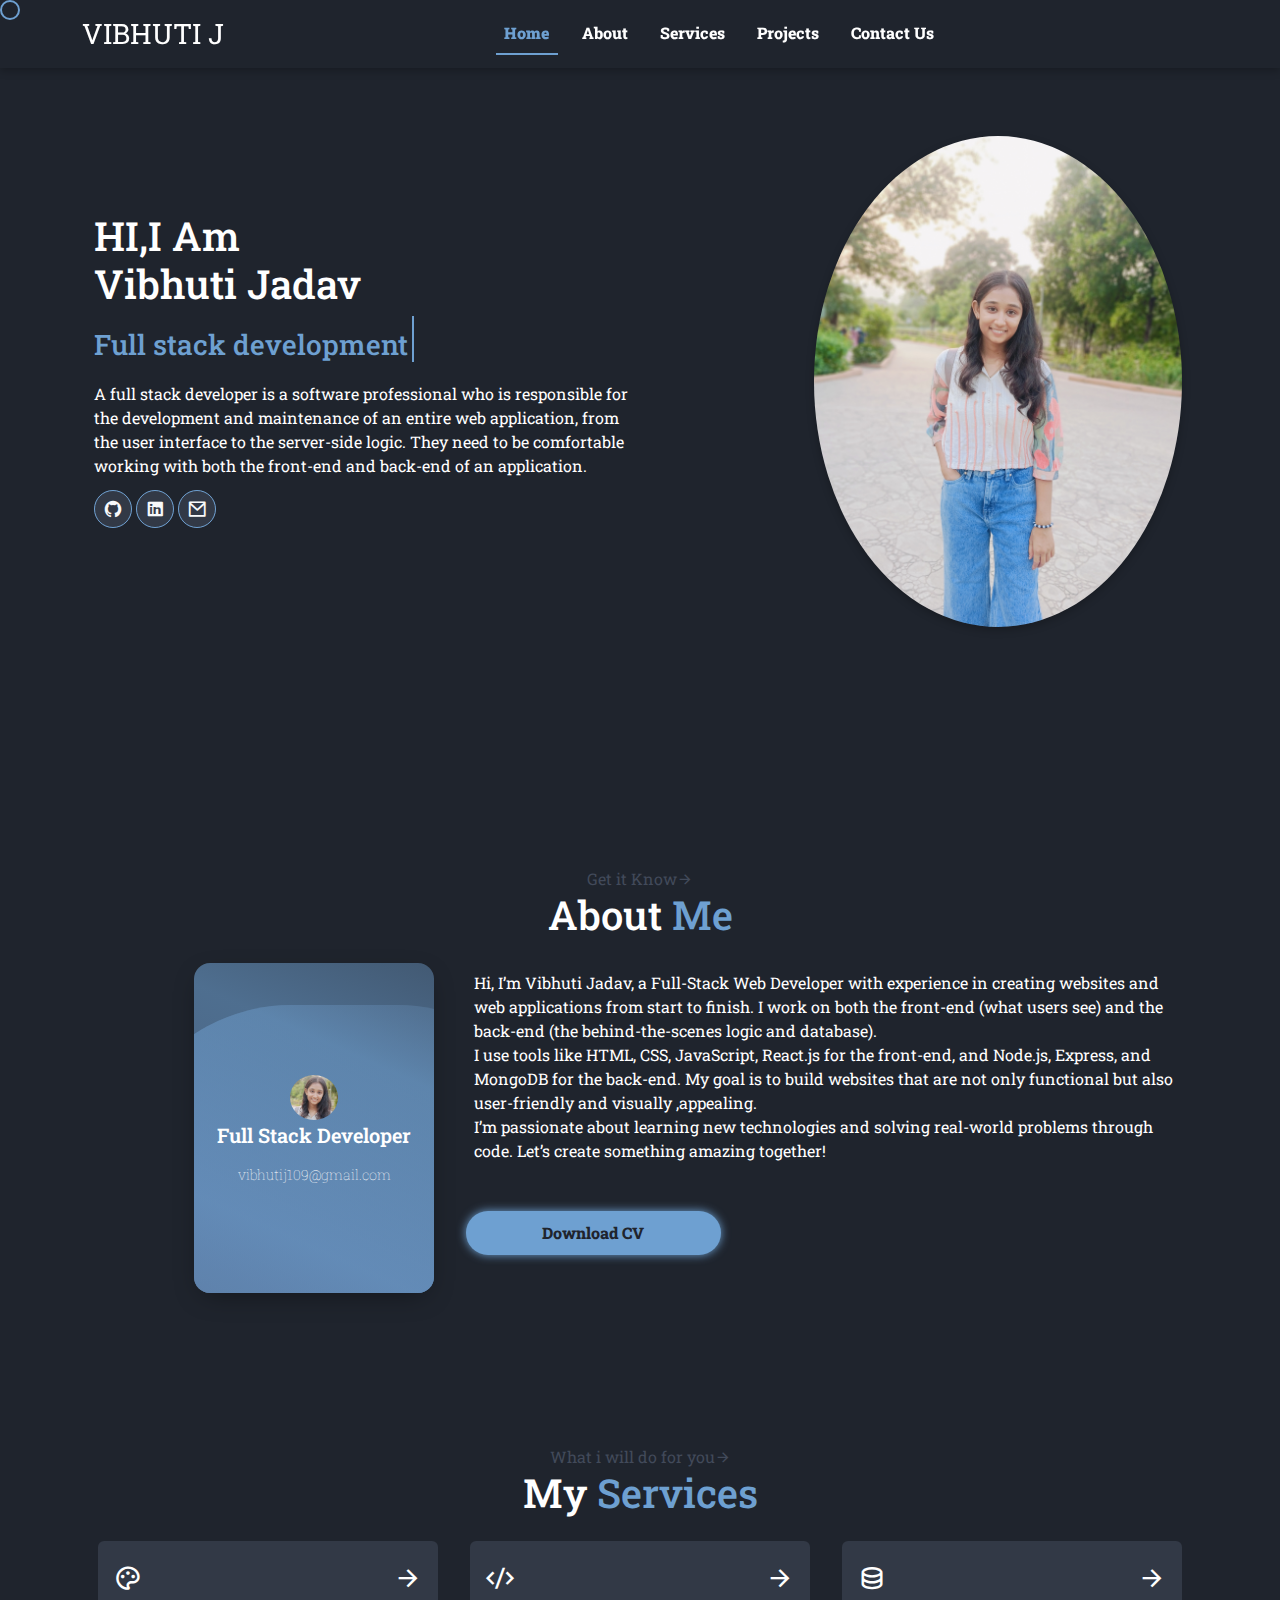
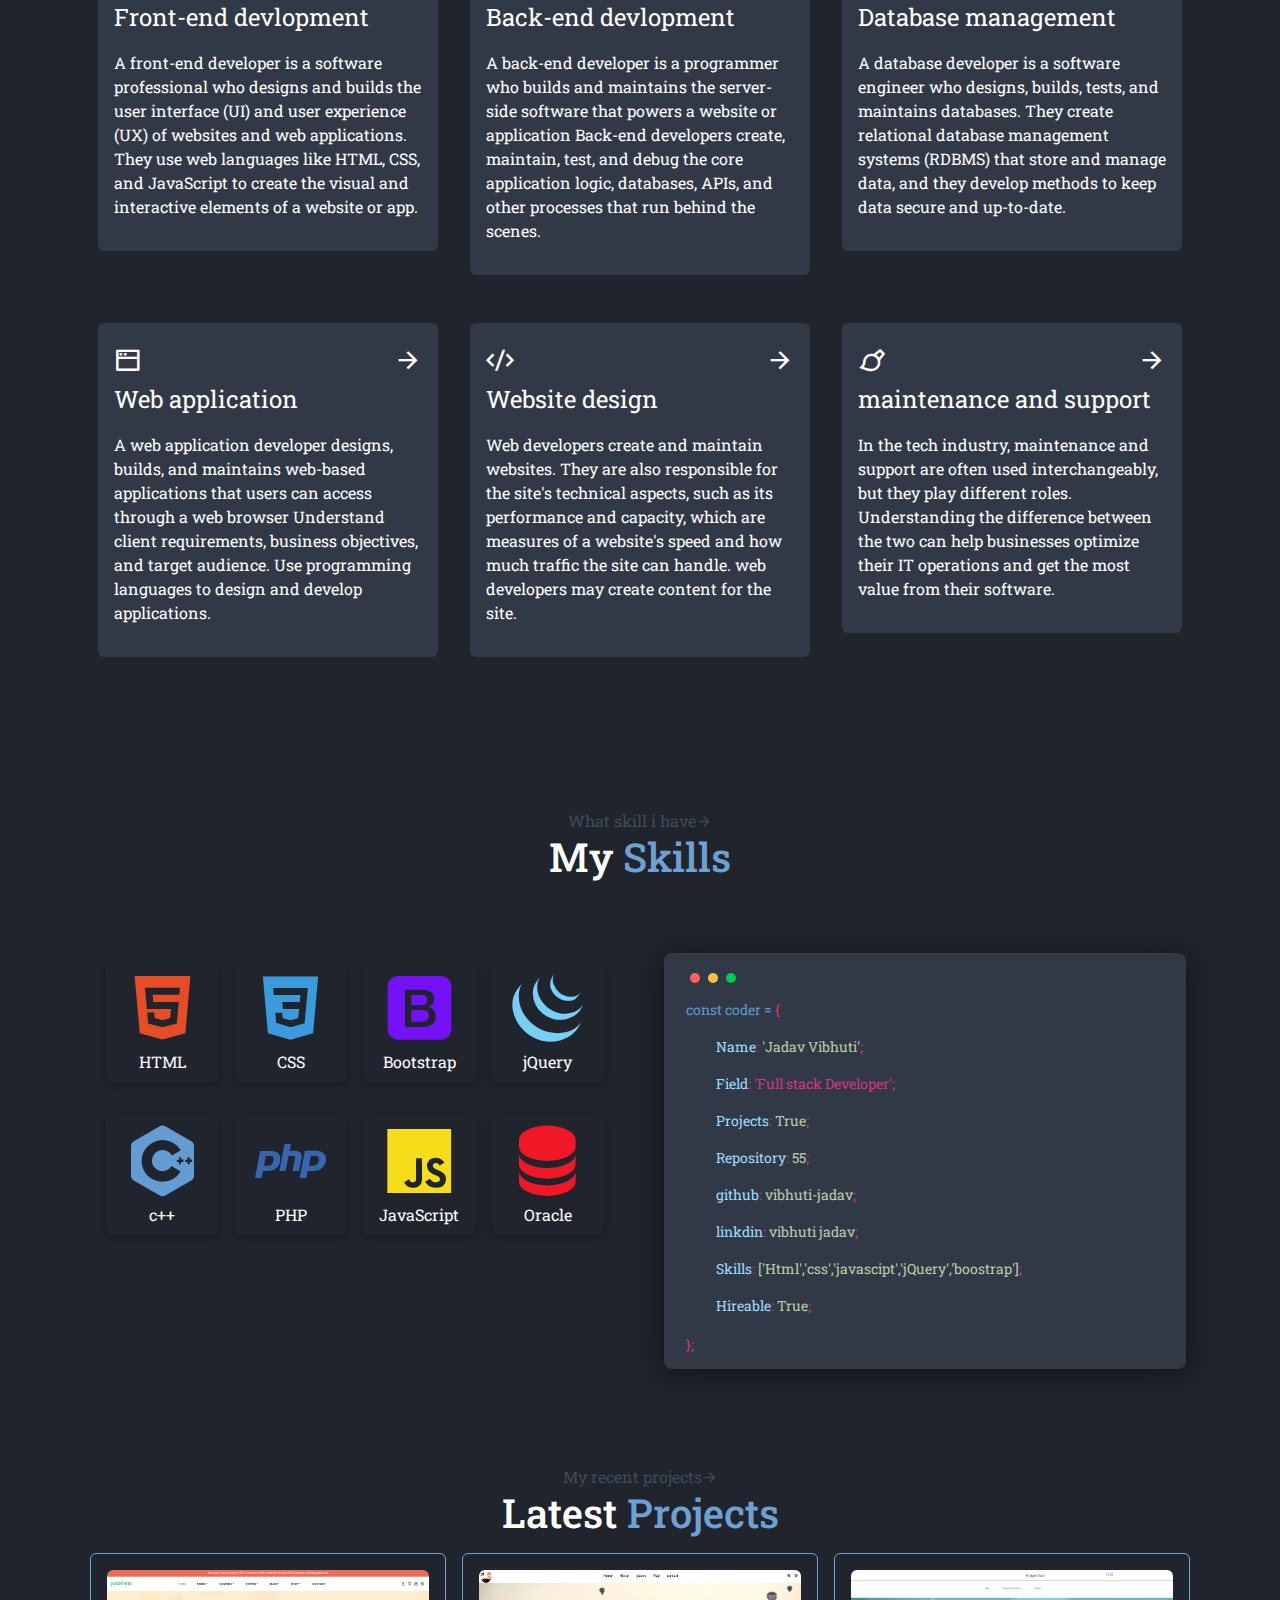
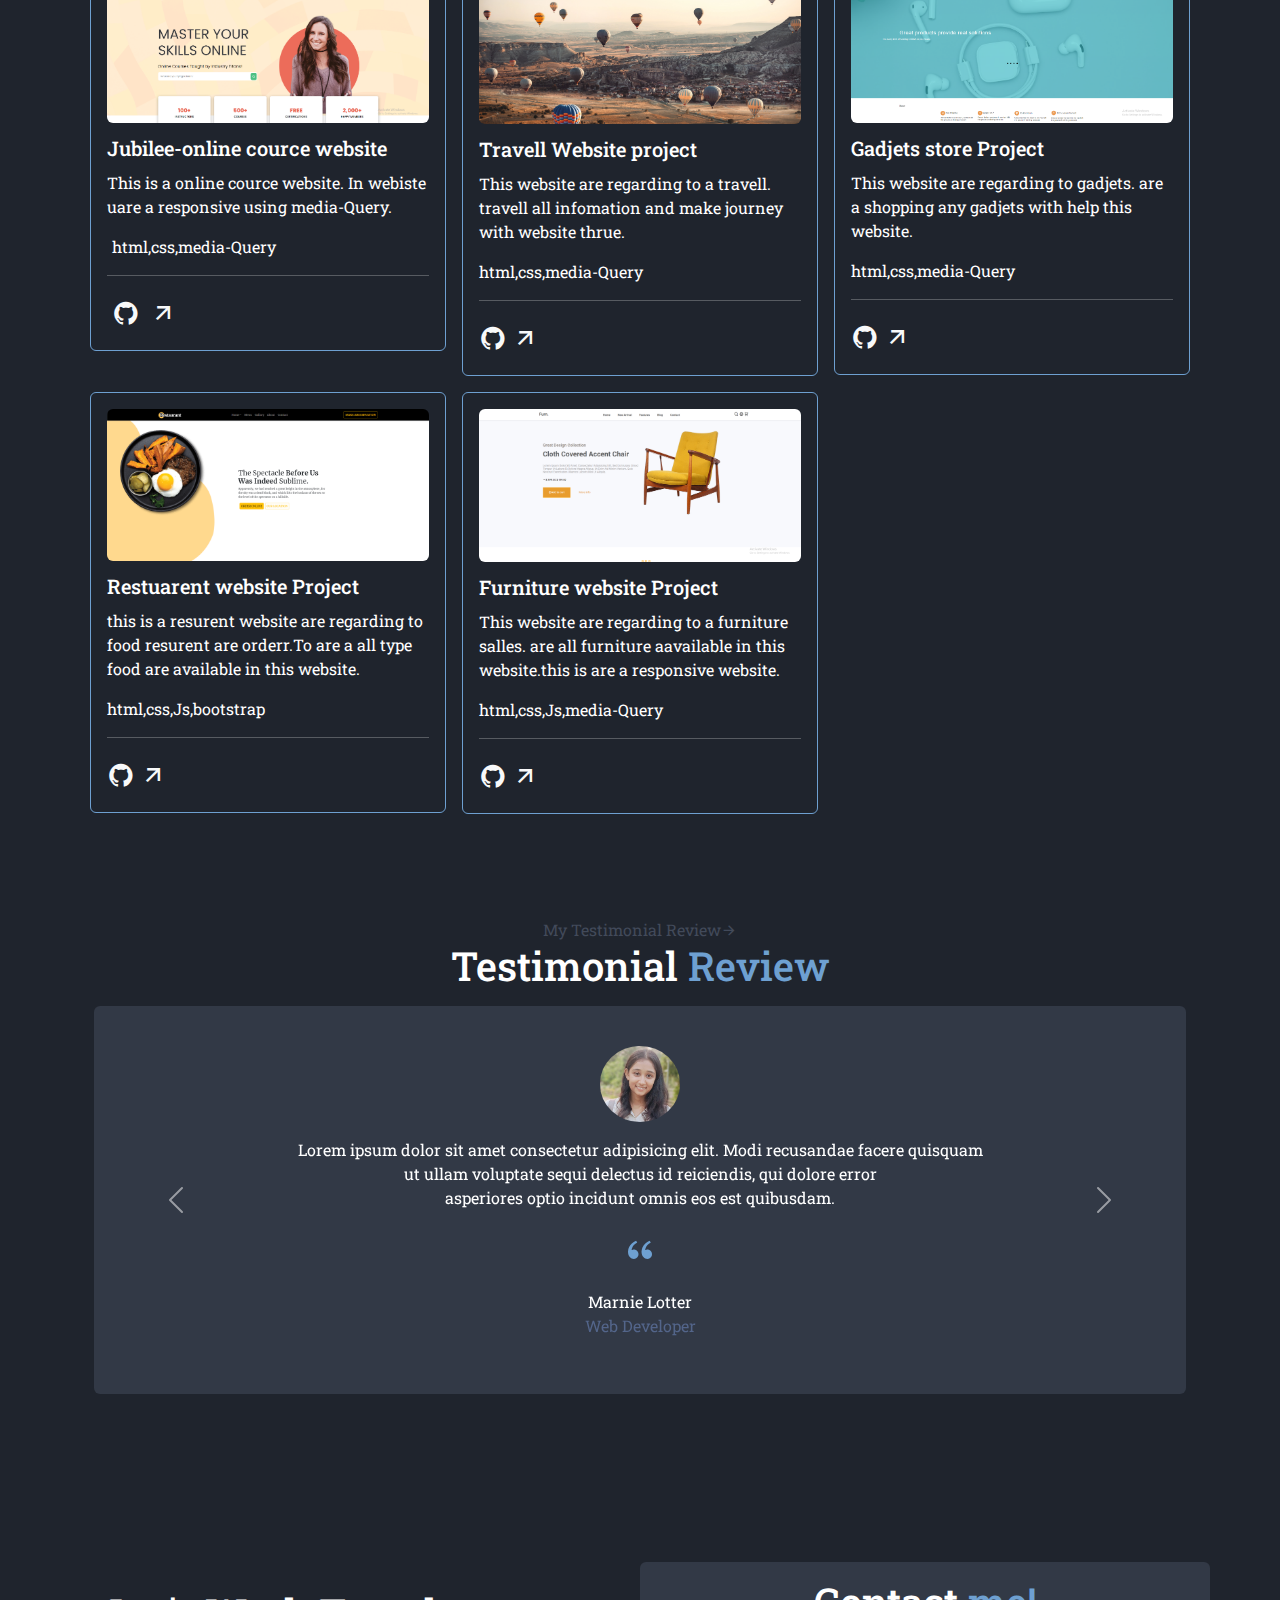
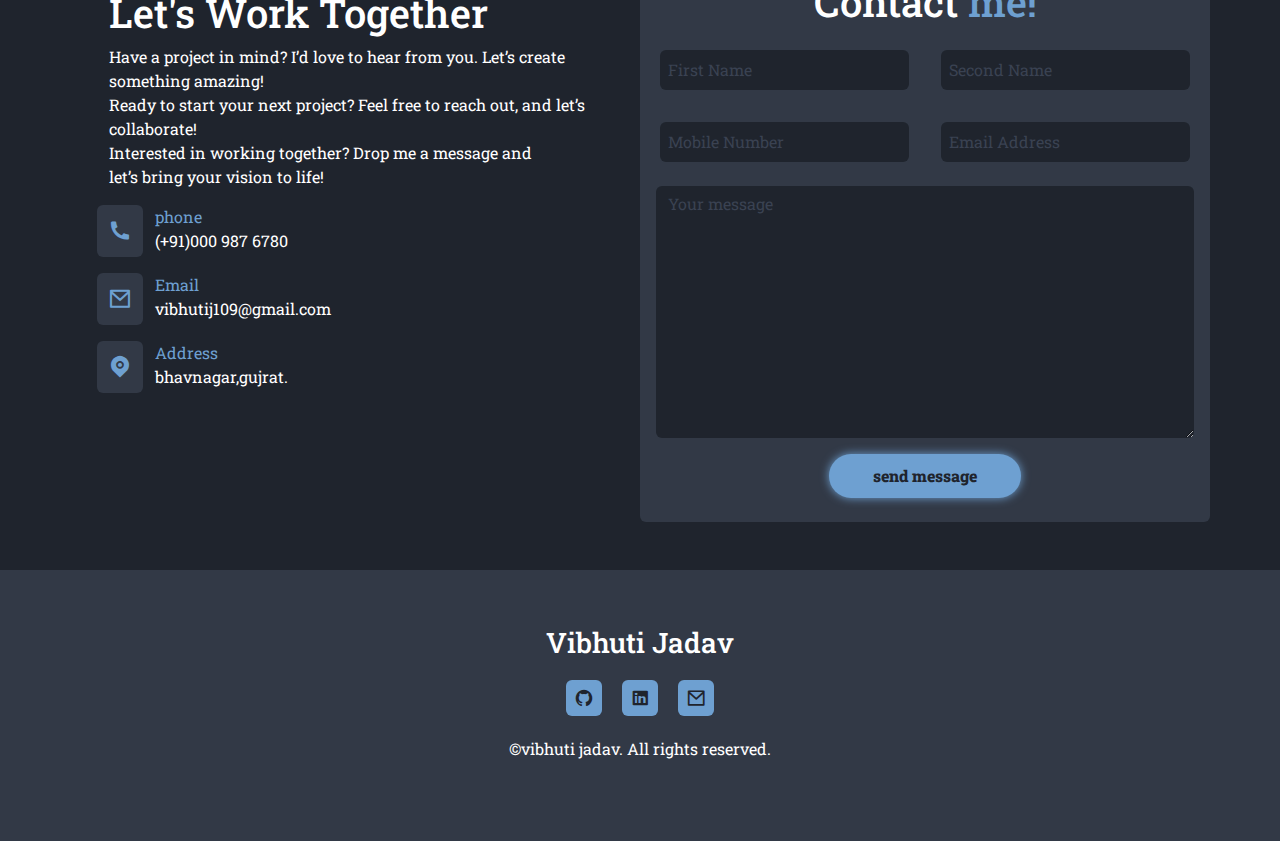
<file: index.html>
<!DOCTYPE html>
<html lang="en">
<head>
    <meta charset="UTF-8">
    <meta name="viewport" content="width=device-width, initial-scale=1.0">
    <title>portfolio</title>


    <link rel="stylesheet" href="style/style.css">
    <link rel="stylesheet" href="style/bootstrap.min.css">
    <link rel="icon" href="img/logo.png">
    <link rel="stylesheet" href="fonts/remixicon.css">
    <!-- <link href='style/boxicons.min.css' rel='stylesheet'> -->
    <link href='https://unpkg.com/boxicons@2.1.4/css/boxicons.min.css' rel='stylesheet'>
    <link rel="stylesheet" href="text2/stylesheet.css">
    <link rel="stylesheet" href="https://cdn.jsdelivr.net/npm/swiper@11/swiper-bundle.min.css">
    <link rel="stylesheet" href="https://bato-web-agencyd/c.github.io/bato-sharess/template.css?v=1.4">
    <link rel="stylesheet" href="https://fonts.googleapis.com/css2?family=Montserrat:ital,wght@0,100..900;1,100..900&amp;family=Oswald:wght@200..700&amp;display=swap">
    <!-- <link href="https://unpkg.com/aos@2.3.1/dist/aos.css" rel="stylesheet"> -->

</head>
<body data-bs-spy="scroll" data-bs-target="#project-main"  data-bs-smooth-scroll="true">


    
    <!-- --------------------------------------------navbar-start------------------------------------------------------ -->
  <header>
        <nav class="navbar navbar-expand-lg fixed-top bg-b shd" >
            <div class="container ">
                <a href="" class="navbar-brand fs-3 text-white">
                   <!-- <img src="img/logo.png" alt="" class="" width="20%">  -->
                    VIBHUTI J
                </a>

                <button class="navbar-toggler " data-bs-toggle="collapse" data-bs-target="#navbar">
                    <span class="navbar-toggler-icon "></span>
                </button>

                <div class="navbar-collapse collapse gap p-1 " id="navbar">
                    <ul class="navbar-nav nav-underline m-auto ">
                        <li class="nav-item ">
                            <a class="nav-link active text-white nav-color " href="#home"><b>Home</b></a>
                        </li>

                        <li class="nav-item">
                            <a class="nav-link text-white nav-color" href="#about"><b>About</b></a>
                        </li>
                          
                        <li class="nav-item">
                            <a class="nav-link text-white nav-color" href="#service"><b>Services</b></a>
                        </li>
                        <li class="nav-item">
                            <a class="nav-link text-white nav-color" href="#project"><b>Projects</b></a>
                        </li>
                        <li class="nav-item">
                            <a class="nav-link text-white nav-color" href="#contact"><b>Contact Us</b></a>
                        </li>
                    </ul>

                </div>

            </div>


        </nav>
</header>  
<!-- --------------------------------------------navbar-end------------------------------------------------------ -->


 <!-- Cursor Effect -->
 <div class="custom-cursor"></div>

      <!-- ----------------------main-containt-start---------------------------------------------- -->
<section class="back1 p-5 "  id="home">
        <div class="container  my-5  p-4" >

      
            <div class="row row-cols-1 row-cols-md-2 ">
                <div class="col   p-t-5  "data-aos="fade-right"data-aos-duration="3000">
                        <h1 class="  p-t2-5 ">HI,I Am <br/>
                            Vibhuti Jadav</h1>

                            <h3 class="p-t-5 color-g text">Full stack development</h3>
                            <p class="p-t-5">
                              A full stack developer is a software professional who is responsible 
                              for the development and maintenance of an entire web application, from 
                              the user interface to the server-side logic. They need to be comfortable 
                              working with both the front-end and back-end of an application.
                         </p>

                               <a href="https://github.com/vibhuti-jadav?tab=repositories" class="text-decoration-none text-light" target="_blank"><i class="ri-github-fill fs-5 p-l p-r  round p-2 "></i></a> 
                               <a href="https://www.linkedin.com/feed/" class="text-decoration-none text-light" target="_blank"><i class="ri-linkedin-box-fill fs-5 p-l  p-r round p-2 "></i></a> 
                                <a href="mailto:vibhutij109@gmail.com"  class="text-decoration-none text-light" target="_blank"><i class="ri-mail-line fs-5 p-l p-r  round p-2 "></i></a>

                                </div>
                <div class="col  p-3">
                    <div class="d-flex justify-content-end  "data-aos="fade-left"data-aos-duration="3000" >
                        <img src="img/me2.jpg" alt="" class="img-fluid rounded-circle shd " width="70%" >
                    </div>
                </div>
            </div>
      </div>
</section> 

<!-- ----------------------main-containt-end---------------------------------------------- -->

        <!-- -----------------------about-start----------------------------------------- -->
<section class="pt-2 my-5" id="about">
    <div class="container  my-5">
      <p class="text-center p-0 pb-0 mb-0 color-second " data-aos="fade-up"data-aos-duration="2000">Get it Know<i class="ri-arrow-right-line"></i></p>
     <h2 class="text-center fs-1 p-t-5 pt-0 mt-0" data-aos="fade-up"data-aos-duration="2000">About<span  class="color-g fw-1">&nbsp;Me</span></h2> 
                <div class="row ">
                    <div class="col-md-4   p-3">
                        <div class="d-flex justify-content-end " data-aos="fade-right"data-aos-duration="3000">
                            <!-- <img src="https://miro.medium.com/v2/resize:fit:1400/1*yw0TnheAGN-LPneDaTlaxw.gif" alt="" class="rounded bt" width="80%" > -->
                          <!-- From Uiverse.io by MikeAndrewDesigner --> 
<div class="e-card playing">
  <div class="image"></div>
  
  <div class="wave"></div>
  <div class="wave"></div>
  <div class="wave"></div>
  

      <div class="infotop">
<!-- 
    <svg xmlns="http://www.w3.org/2000/svg" fill="none" viewBox="0 0 24 24" class="icon"> -->
      <img src="img/me-carou.jpg" alt="" width="20%" class="rounded-circle" fill="none" viewBox="0 0 24 24" class="icon">
  <path fill="currentColor" d="M19.4133 4.89862L14.5863 2.17544C12.9911 1.27485 11.0089 1.27485 9.41368 2.17544L4.58674
  4.89862C2.99153 5.7992 2 7.47596 2 9.2763V14.7235C2 16.5238 2.99153 18.2014 4.58674 19.1012L9.41368
  21.8252C10.2079 22.2734 11.105 22.5 12.0046 22.5C12.6952 22.5 13.3874 22.3657 14.0349 22.0954C14.2204
  22.018 14.4059 21.9273 14.5872 21.8252L19.4141 19.1012C19.9765 18.7831 20.4655 18.3728 20.8651
  17.8825C21.597 16.9894 22 15.8671 22 14.7243V9.27713C22 7.47678 21.0085 5.7992 19.4133 4.89862ZM4.10784
  14.7235V9.2763C4.10784 8.20928 4.6955 7.21559 5.64066 6.68166L10.4676 3.95848C10.9398 3.69152 11.4701
  3.55804 11.9996 3.55804C12.5291 3.55804 13.0594 3.69152 13.5324 3.95848L18.3593 6.68166C19.3045 7.21476
  19.8922 8.20928 19.8922 9.2763V9.75997C19.1426 9.60836 18.377 9.53091 17.6022 9.53091C14.7929 9.53091
  12.1041 10.5501 10.0309 12.3999C8.36735 13.8847 7.21142 15.8012 6.68783 17.9081L5.63981 17.3165C4.69466
  16.7834 4.10699 15.7897 4.10699 14.7235H4.10784ZM10.4676 20.0413L8.60933 18.9924C8.94996 17.0479 9.94402
  15.2665 11.4515 13.921C13.1353 12.4181 15.3198 11.5908 17.6022 11.5908C18.3804 11.5908 19.1477 11.6864
  19.8922 11.8742V14.7235C19.8922 15.2278 19.7589 15.7254 19.5119 16.1662C18.7615 15.3596 17.6806 14.8528
   16.4783 14.8528C14.2136 14.8528 12.3781 16.6466 12.3781 18.8598C12.3781 19.3937 12.4861 19.9021 12.68
   20.3676C11.9347 20.5316 11.1396 20.4203 10.4684 20.0413H10.4676Z"></path></svg><br>      
  Full Stack Developer
<br>
<div class="name">vibhutij109@gmail.com</div>
  </div>
</div>
                          </div>
                    </div>
                    <div class="col-md-8  p-3" data-aos="fade-left"data-aos-duration="3000">
                        <p class="p-2 lh-base ">
                          Hi, I’m Vibhuti Jadav, 
                          a  Full-Stack Web Developer with 
                          experience in creating websites and web applications from
                           start to finish. I work on both the front-end (what users see) 
                           and the back-end (the behind-the-scenes logic and database).
                           <br/>
                           I use tools like HTML, CSS, JavaScript, React.js 
                           for the front-end, and Node.js, Express, and MongoDB for
                            the back-end. My goal is to build websites that are not only
                             functional but also user-friendly and visually ,appealing.
                             <br/>
                             
                             I’m passionate about learning new technologies and solving
                              real-world problems through code. Let’s create something amazing together!
                        </p>
                      
                        <button class="btn btn-outline-primary mt-4 ">Download CV</button>
                    </div>
                </div>
            </div>
</section>

<!-- <section>
    <div class="container border border-warning">
        <h1 class="text-center">About Me</h1>
        <div class="row d-flex justify-content-center">
            <div class="col d-flex justify-content-center border p-2">
                    <img width="15%" src="https://i.pinimg.com/236x/ec/29/83/ec29831e9c6d01d3afc4aa2507111775.jpg" alt="" class="img-fluid rounded-circle">
          
                  </div>
        </div>
        <p class="text-center fs-2">Full Stack Development</p>
        <p class="text-center">
            Lorem ipsum dolor, sit amet consectetur adipisicing elit.
             Eveniet sint illo labore non ea minima nemo hic ratione, q
            uos eos et qui at amet omnis asperiores eligendi cupiditate, fugiat sit.
            Lorem ipsum dolor, sit amet consectetur adipisicing elit.
            Eveniet sint illo labore non ea minima nemo hic ratione, q
           uos eos et qui at amet omnis asperiores eligendi cupiditate, fugiat sit.
        </p>

        <div class="row d-flex justify-content-center">
            <div class="col d-flex justify-content-center border p-2">
                
          <button class="btn btn-primary">Read More</button>
                  </div>
        </div>
        
    </div>
</section> -->
<!-- -----------------------about-end----------------------------------------- -->

   <!-- ----------------------------------------------servises-start------------------------------------ -->
    <div class="my-5">
          <section class="p-3 my-5" id="service">
    <div class="container my-5  p-4">
      <p class="text-center p-0 pb-0 mb-0 color-second " data-aos="fade-up"data-aos-duration="2000">What i will do for you<i class="ri-arrow-right-line"></i></p>
      <div class="h1 text-center " data-aos="fade-up" data-aos-duration="3000">My<span  class="color-g fw-1" >&nbsp;Services</span></div>
        <div class="row gy-3 row-cols-1 row-cols-md-2  row-cols-lg-3">
        <div class="col p-3 " data-aos="flip-up" data-aos-duration="3000">
            <div class=" rounded p-3 bg-gains scale" >
                <div class="d-flex justify-content-between">
                    <i class="ri-palette-line fs-3"></i>
                   <i class="ri-arrow-right-line fs-3"></i>
                </div>
                <div class="text-start">
                    <p class="fs-4 fw-3 ">Front-end devlopment</p>
            <p class="">A front-end developer is a software professional 
              who designs and builds the user interface (UI) and user 
              experience (UX) of websites and web applications. They use web
               languages like HTML, CSS, and JavaScript to create the visual
                and interactive elements of a website or app. </p>
                </div>
            
            </div>
            
        </div>
        <div class="col  p-3 text-center " data-aos="flip-up" data-aos-duration="3000">
            <div class=" rounded  p-3 bg-gains scale" >
                <div class="d-flex justify-content-between">
                    <i class="ri-code-s-slash-fill fs-3"></i>
                   <i class="ri-arrow-right-line fs-3"></i>
                </div>
                <div class="text-start">
                    <p class="fs-4">Back-end devlopment</p>
            <p class="">
              A back-end developer is a programmer who builds and 
              maintains the server-side software that powers a website or application
              Back-end developers create, maintain, test,
               and debug the core application logic, databases, APIs,
                and other processes that run behind the scenes. </p>
                </div>
            
            </div>
        </div>
        <div class="col  p-3 text-center" data-aos="flip-up" data-aos-duration="3000">
            <div class=" rounded  p-3 bg-gains scale">
                <div class="d-flex justify-content-between">
                    <i class="ri-database-2-line fs-3"></i>
                   <i class="ri-arrow-right-line fs-3"></i>
                </div>
                <div class="text-start">
                    <p class="fs-4">Database management</p>
            <p class="">A database developer is a software 
              engineer who designs, builds, tests, and maintains databases. 
              They create relational database management systems (RDBMS) that
               store and manage data, and they develop methods to keep data secure
                and up-to-date.</p>
                </div>
            
            </div>
        </div>
        <div class="col  p-3 text-center" data-aos="flip-up" data-aos-duration="3000">
            <div class=" rounded  p-3 bg-gains scale">
                <div class="d-flex justify-content-between">   
                    <i class="ri-window-line fs-3"></i>
                   <i class="ri-arrow-right-line fs-3"></i>
                </div>
                <div class="text-start">
                    <p class="fs-4">Web application</p>
            <p class="">
              A web application developer designs, builds, and maintains
               web-based applications that users can access through a web browser
               Understand client requirements, business objectives, and target
                audience. Use programming languages to design and develop applications.
                 
            </p>
                </div>
            
            </div>
        </div>
        <div class="col  p-3 text-center" data-aos="flip-up" data-aos-duration="3000">
            <div class=" rounded  p-3 bg-gains scale">
                <div class="d-flex justify-content-between">
                    <i class="ri-code-s-slash-fill fs-3"></i>
                   <i class="ri-arrow-right-line fs-3"></i>
                </div>
                <div class="text-start">
                    <p class="fs-4">Website design</p>
            <p class="">
              Web developers create and maintain websites. 
              They are also responsible for the site's technical 
              aspects, such as its performance and capacity, which
               are measures of a website's speed and how much traffic the
               site can handle. web developers may create content for the site.

            </p>
                </div>
            
            </div>
        </div>
        <div class="col  p-3 text-center" data-aos="flip-up" data-aos-duration="3000">
            <div class=" rounded  p-3 bg-gains scale">
                <div class="d-flex justify-content-between">
                    <i class="ri-brush-line fs-3"></i>
                   <i class="ri-arrow-right-line fs-3"></i>
                </div>
                <div class="text-start">
                    <p class="fs-4"> maintenance and support</p>
            <p class="">

              In the tech industry, maintenance and support 
              are often used interchangeably, but they play different roles.
               Understanding the difference between the two can help businesses
                optimize their IT operations and get the most value from their software. 
            </p>
                </div>
            
            </div>
        </div>
     </div>
    </div>
</section>
    </div>

 

  
  
 <!-- ----------------------------------------------servises-end------------------------------------ -->

           <!-- -------------------skill-start------------------- -->
<!-- <section>
    <div class="container my-5 border">
      <div class="row row-cols-1 ">
        <div class="col-md-4 p-2">
          <ul class="nav nav-tabs flex-column">
            <h2 class="fw-4">Why Hire Me?</h2>
            <p>Lorem ipsum, dolor sit amet consectetur adipisicing elit. Quam, libero.elit. Quam, libero.</p>
            <li class="nav-item "><a href="#edu" data-bs-toggle="tab"  class="nav-link  color-nav my-2 active text-center sernav">education</a></li>
            <li class="nav-item"><a href="#skill" data-bs-toggle="tab"  class="nav-link my-2 color-nav text-center">Skill</a></li>
            <li class="nav-item"><a href="#product" data-bs-toggle="tab"  class="nav-link my-2 color-nav text-center">cirtificate</a></li>
            <li class="nav-item"><a href="#feature" data-bs-toggle="tab"  class="nav-link my-2 color-nav text-center">About Me</a></li>
          </ul>
        </div>
        <div class="col-md-8  border">
          <div class="tab-content ">
            <div class="tab-pane  active" id="edu">

             <h4 class="fs-1 fw-3">My <span  class="color-g fw-1">education</span> </h4>
             <p>Lorem ipsum dolor sit amet consectetur adipisicing elit. Explicabo autem cupiditate eveniet adipisci incidunt amet. Explicabo autem cupiditate eveniet adipisci incidunt amet.</p>
              <div class="border border-danger p-4">
                <div class="row row-cols-1 row-cols-md-2 ">
                    <div class="col border border-danger p-2 ">
                  <div class="border border-primary content">
                   <p class="color-g ">2024-present</p> 
                   <p class="fs-4 fw-1 ">Bachlers of computer application</p>
                   <div class="d-flex ">
                     <i class="ri-circle-fill  "></i>
                   <div class="p-l">Mkbu university</div> 
                   </div>
                   <p>Lorem ipsum dolor sit amet consectetur adipisicing elit. Illo neque, omnis laboriosam rem facilis dolorem.</p>
                  
                  </div>
                </div>
                <div class="col border border-danger p-2">
                  <div class="border border-primary content">
                   <p class="color-g ">2024-present</p> 
                   <p class="fs-4 fw-1 ">Bachlers of computer application</p>
                   <div class="d-flex ">
                     <i class="ri-circle-fill  "></i>
                   <div class="p-l">Mkbu university</div> 
                   </div>
                   <p>Lorem ipsum dolor sit amet consectetur adipisicing elit. Illo neque, omnis laboriosam rem facilis dolorem.</p>
                  
                  </div>
                </div>
                <div class="col border border-danger p-2">
                  <div class="border border-primary content">
                    <p class="color-g ">2024-present</p> 
                    <p class="fs-4 fw-1 ">Bachlers of computer application</p>
                    <div class="d-flex ">
                      <i class="ri-circle-fill  "></i>
                    <div class="p-l">Mkbu university</div> 
                    </div>
                    <p>Lorem ipsum dolor sit amet consectetur adipisicing elit. Illo neque, omnis laboriosam rem facilis dolorem.</p>
                   
                  </div>
                </div>
                <div class="col border border-danger p-2">
                  <div class="border border-primary content">
                    <p class="color-g ">2024-present</p> 
                    <p class="fs-4 fw-1 ">Bachlers of computer application</p>
                    <div class="d-flex ">
                      <i class="ri-circle-fill  "></i>
                    <div class="p-l">Mkbu university</div> 
                    </div>
                    <p>Lorem ipsum dolor sit amet consectetur adipisicing elit. Illo neque, omnis laboriosam rem facilis dolorem.</p>
                   
                  </div>
                </div>
              
                </div>
              
              </div>
            </div>
            <div class="tab-pane " id="skill">

             <h2 class="fw-4">My <span  class="color-g fw-1">skills</span></h2>
             <p>Lorem, ipsum dolor sit amet consectetur adipisicing elit. Iusto quaerat maxime repudiandae recusandae natus nostrum consequatur a dolorum blanditiis architecto?</p>
             <div class="row row-cols-1 row-cols-md-3 row-cols-lg-4 gy-3">
              <div class="col border border-danger">
                <div class="skills-inner d-flex justify-content-center border border-black bg-gains rounded p-3">
                  <i class="ri-html5-fill fontsize "></i>
                </div>
              </div>
              <div class="col border border-danger">
                <div class="skills-inner d-flex justify-content-center border border-black bg-gains rounded p-3">
                  <i class="ri-css3-fill fontsize"></i>
                </div>
              </div>
              <div class="col border border-danger">
                <div class="skills-inner d-flex justify-content-center border border-black bg-gains rounded p-3">
                  <i class="ri-javascript-fill fontsize"></i>
                </div>
              </div>
              <div class="col border border-danger">
                <div class="skills-inner d-flex justify-content-center border border-black bg-gains rounded p-3">
                  <i class="ri-php-line fontsize"></i>
                </div>
              </div>
              <div class="col border border-danger">
                <div class="skills-inner d-flex justify-content-center border border-black bg-gains rounded p-4">
                  <i class='bx bxl-jquery fontsize'></i>
                </div>
              </div>
              <div class="col border border-danger">
                <div class="skills-inner border border-black d-flex justify-content-center bg-gains  p-4">
                  <i class='bx bxs-data fontsize' ></i>
                </div>
              </div>
              <div class="col border border-danger">
                <div class="skills-inner border border-black d-flex justify-content-center bg-gains  p-4">
                  <i class='bx bxl-bootstrap fontsize' ></i>
                </div>
              </div>
              <div class="col border border-danger">
                <div class="skills-inner border border-black d-flex justify-content-center bg-gains  p-4">
                  <i class='bx bxl-c-plus-plus fontsize' ></i>
                </div>
              </div>
             </div>
              </div>
            <div class="tab-pane " id="product">

             <h4>My <span  class="color-g fw-1">cirtificate</span></h4>
             <p>Lorem ipsum dolor sit amet consectetur adipisicing elit. Explicabo autem cupiditate eveniet adipisci incidunt amet.</p>
              <div class="border border-danger p-4">
                <div class="row row-cols-1 row-cols-md-2 ">
                    <div class="col border border-danger p-2 ">
                  <div class="border border-primary content">
                    Lorem ipsum dolor sit amet consectetur adipisicing elit. Quos veritatis, quisquam quia dolores fugit ullam velit ducimus quasi molestiae nemo.
                  </div>
                </div>
                <div class="col border border-danger p-2">
                  <div class="border border-primary content">Lorem ipsum dolor sit amet consectetur adipisicing elit. Sequi accusantium corporis necessitatibus laborum. Ipsam animi libero vitae atque, nihil, laboriosam cumque, rem placeat rerum debitis sit eos praesentium provident itaque.</div>
                </div>
                <div class="col border border-danger p-2">
                  <div class="border border-primary content">Lorem ipsum dolor sit amet consectetur adipisicing elit. Sequi accusantium corporis necessitatibus laborum. Ipsam animi libero vitae atque, nihil, laboriosam cumque, rem placeat rerum debitis sit eos praesentium provident itaque.</div>
                </div>
                <div class="col border border-danger p-2">
                  <div class="border border-primary content">Lorem ipsum dolor sit amet consectetur adipisicing elit. Sequi accusantium corporis necessitatibus laborum. Ipsam animi libero vitae atque, nihil, laboriosam cumque, rem placeat rerum debitis sit eos praesentium provident itaque.</div>
                </div>
                <div class="col border border-danger p-2">
                  <div class="border border-primary content">Lorem ipsum dolor sit amet consectetur adipisicing elit. Sequi accusantium corporis necessitatibus laborum. Ipsam animi libero vitae atque, nihil, laboriosam cumque, rem placeat rerum debitis sit eos praesentium provident itaque.</div>
                </div>
                <div class="col border border-danger p-2">
                  <div class="border border-primary content">Lorem ipsum dolor sit amet consectetur adipisicing elit. Sequi accusantium corporis necessitatibus laborum. Ipsam animi libero vitae atque, nihil, laboriosam cumque, rem placeat rerum debitis sit eos praesentium provident itaque.</div>
                </div>
                </div>
              </div>
              </div>
            <div class="tab-pane " id="feature">
      
             <h4>About <span  class="color-g fw-1">Me</span></h4>
             <p>Lorem ipsum dolor sit amet consectetur adipisicing elit. Commodi officia nobis quibusdam ex fugiat,
               vel corporis quasi distinctio eos vel corporis quasi distinctio eos?</p>
             <div class="row row-cols-1 row-cols-md-3">
              <div class="col border border-gray p-3">
                <span class="color-g">Name</span> vibhuti jadav
              </div>
              <div class="col border border-gray p-3">
                <span class="color-g">Gender</span> Female
              </div>
              <div class="col border border-gray p-3">
                <span class="color-g">age</span>20 years 0ld
              </div>
            
              <div class="col border border-gray p-3">
                <span class="color-g">city</span> bhavnagar
              </div>
              <div class="col border border-gray p-3">
                <span class="color-g">nationality</span> indian
              </div>
              <div class="col border border-gray p-3">
                <span class="color-g">full time</span> available
              </div>
              <div class="col border border-gray p-3">
                <span class="color-g">freelance</span> available
              </div>
              <div class="col border border-gray p-3">
                <span class="color-g">languages</span> English,hindi,gujarati
              </div>
              <div class="col border border-gray p-3">
                <span class="color-g">Phone</span>(+09)0987 5862
              </div>
              <div class="col border border-gray p-3">
                <span class="color-g">Email</span>abc10@gmail.com
              </div>
             
             </div>
              </div>
          </div>
        </div>
      </div>
    </div>
  </section> -->

 <!-- <section>
  <div class="container my-5  p-4">
    <h1 class="text-center ">My <span class="color-g fw-1">Skills</span></h1>
    <div class="row row-cols-1  row-cols-md-2">
      <div class="col  p-4">
        
        <div class="mt-4">
         <i class="ri-html5-fill fs-5"></i> 
        </div>
           <p class="m-0 fs-6">HTML</p>
        <div class="progress m-0" role="progressbar" aria-label="Success example" aria-valuenow="98" aria-valuemin="0" aria-valuemax="100">
          <div class="progress-bar bg-gains" style="width: 98%">98%</div>
        </div>

          <div class="mt-4">
             <i class="ri-css3-line fs-5"></i>
          </div>
           <p class="m-0 fs-6">CSS</p>
        <div class="progress m-0" role="progressbar" aria-label="Success example" aria-valuenow="95" aria-valuemin="0" aria-valuemax="100">
          <div class="progress-bar bg-gains" style="width: 95%">95%</div>
        </div>


        <div class="mt-4">
            <i class="ri-bootstrap-fill fs-5"></i>
        </div>
        <p class="m-0 fs-6">bootstrap</p>
        <div class="progress m-0" role="progressbar" aria-label="Success example" aria-valuenow="95" aria-valuemin="0" aria-valuemax="100">
          <div class="progress-bar bg-gains" style="width: 95%">95%</div>
        </div>

          <div class="mt-4">
            <i class="ri-javascript-fill fs-5"></i>
          </div>
        <p class="m-0 fs-6">javascript</p>
        <div class="progress m-0" role="progressbar" aria-label="Success example" aria-valuenow="50" aria-valuemin="0" aria-valuemax="100">
          <div class="progress-bar bg-gains" style="width: 50%">50%</div>
        </div>

      </div>

      <div class="col  p-4">
        
        
        <div class="mt-4">
          <i class="ri-php-fill fs-4"></i>
        </div>
      <p class="m-0 fs-6">PHP</p>
      <div class="progress m-0" role="progressbar" aria-label="Success example" aria-valuenow="72" aria-valuemin="0" aria-valuemax="100">
        <div class="progress-bar bg-gains" style="width: 72%">72%</div>
      </div>

      <div class="mt-4">
        <i class="ri-database-2-fill fs-5"></i>
      </div>
    <p class="m-0 fs-6">Oracle/rdbms</p>
    <div class="progress m-0" role="progressbar" aria-label="Success example" aria-valuenow="65" aria-valuemin="0" aria-valuemax="100">
      <div class="progress-bar bg-gains" style="width: 65%">65%</div>
    </div>

    <div class="mt-4">
      <i class='bx bxl-jquery fs-5'></i>
    </div>
  <p class="m-0 fs-6">Jquery</p>
  <div class="progress m-0" role="progressbar" aria-label="Success example" aria-valuenow="70" aria-valuemin="0" aria-valuemax="100">
    <div class="progress-bar bg-gains" style="width: 70%">70%</div>
  </div>

  
  <div class="mt-4">
    <i class='bx bxl-c-plus-plus fs-5'></i>
  </div>
<p class="m-0 fs-6">c++</p>
<div class="progress m-0" role="progressbar" aria-label="Success example" aria-valuenow="85" aria-valuemin="0" aria-valuemax="100">
  <div class="progress-bar bg-gains" style="width: 85%">85%</div>
</div>



      </div>
</div>
</section>     -->

  <!-- <section>
    <h1 class="text-center ">My <span class="color-g fw-1">Skills</span></h1> 
    
    <marquee behavior="" direction="right" scrollamount="20" behavior="scroll" loop="">
      
   
      
      <div class="row">
        <div class="col">
          <div class="skill-inner d-flex justify-content-center border border-black bg-gains rounded p-3">
            <i class="ri-html5-fill fontsize "></i>
          </div>
        </div>

        <div class="col">
          <div class="skill-inner d-flex justify-content-center border border-black bg-gains rounded p-3">
            <i class="ri-html5-fill fontsize "></i>
          </div>
        </div>

        <div class="col">
          <div class="skill-inner d-flex justify-content-center border border-black bg-gains rounded p-3">
            <i class="ri-html5-fill fontsize "></i>
          </div>
        </div>

        <div class="col">
          <div class="skill-inner d-flex justify-content-center border border-black bg-gains rounded p-3">
            <i class="ri-html5-fill fontsize "></i>
          </div>
        </div>

        <div class="col">
          <div class="skill-inner d-flex justify-content-center border border-black bg-gains rounded p-3">
            <i class="ri-html5-fill fontsize "></i>
          </div>
        </div>
        <div class="col">
          <div class="skill-inner d-flex justify-content-center border border-black bg-gains rounded p-3">
            <i class="ri-html5-fill fontsize "></i>
          </div>
        </div>
        <div class="col">
          <div class="skill-inner d-flex justify-content-center border border-black bg-gains rounded p-3">
            <i class="ri-html5-fill fontsize "></i>
          </div>
        </div>
        <div class="col">
          <div class="skill-inner d-flex justify-content-center border border-black bg-gains rounded p-3">
            <i class="ri-html5-fill fontsize "></i>
          </div>
        </div>
        <div class="col">
          <div class="skill-inner d-flex justify-content-center border border-black bg-gains rounded p-3">
            <i class="ri-html5-fill fontsize "></i>
          </div>
        </div>
      
      </div>
    
    
    </marquee>
  </section> -->


  <!-- <div class="skills-wrapper1">
    <div class="container-fluid skills-inner1 border border-warning">
      <div class="row border border-danger flex-nowrap">
        <div class="col">
          <div class="skills-box1 d-flex justify-content-center border border-black bg-gains rounded p-3">
            <i class="ri-html5-fill fontsize"></i>
            <span>html</span>
          </div>
        </div>
        <div class="col">
          <div class="skills-box1 d-flex justify-content-center border border-black bg-gains rounded p-3">
            <i class="ri-css3-fill fontsize"></i>
            <span>html</span>
          </div>
        </div>
        <div class="col">
          <div class="skills-box1 d-flex justify-content-center border border-black bg-gains rounded p-3">
            <i class="ri-javascript-fill fontsize"></i>
            <span>html</span>
          </div>
        </div>
        <div class="col">
          <div class="skills-box1 d-flex justify-content-center border border-black bg-gains rounded p-3">
            <i class="ri-reactjs-fill fontsize"></i>
            <span>html</span>
          </div>
        </div>
        <div class="col">
          <div class="skills-box1 d-flex justify-content-center border border-black bg-gains rounded p-3">
            <i class="ri-nodejs-fill fontsize"></i>
            <span>html</span>
          </div>
        </div>    
        <div class="col">
          <div class="skills-box1 d-flex justify-content-center border border-black bg-gains rounded p-3">
            <i class="ri-html5-fill fontsize"></i>
            <span>html</span>
          </div>
        </div>
        <div class="col">
          <div class="skills-box1 d-flex justify-content-center border border-black bg-gains rounded p-3">
            <i class="ri-css3-fill fontsize"></i>
            <span>html</span>
          </div>
        </div>
        <div class="col">
          <div class="skills-box1 d-flex justify-content-center border border-black bg-gains rounded p-3">
            <i class="ri-javascript-fill fontsize"></i>
            <span>html</span>
          </div>
        </div>
        <div class="col">
          <div class="skills-box1 d-flex justify-content-center border border-black bg-gains rounded p-3">
            <i class="ri-reactjs-fill fontsize"></i>
            <span>html</span>
          </div>
        </div>
        <div class="col">
          <div class="skills-box1 d-flex justify-content-center border border-black bg-gains rounded p-3">
            <i class="ri-nodejs-fill fontsize"></i>
            <span>html</span>
          </div>
        </div>
        <div class="col">
          <div class="skills-box1 d-flex justify-content-center border border-black bg-gains rounded p-3">
            <i class="ri-html5-fill fontsize"></i>
            <span>html</span>
          </div>
        </div>
        <div class="col">
          <div class="skills-box1 d-flex justify-content-center border border-black bg-gains rounded p-3">
            <i class="ri-css3-fill fontsize"></i>
            <span>html</span>
          </div>
        </div>
        <div class="col">
          <div class="skills-box1 d-flex justify-content-center border border-black bg-gains rounded p-3">
            <i class="ri-javascript-fill fontsize"></i>
            <span>html</span>
          </div>
        </div>
        <div class="col">
          <div class="skills-box1 d-flex justify-content-center border border-black bg-gains rounded p-3">
            <i class="ri-reactjs-fill fontsize"></i>
            <span>html</span>
          </div>
        </div>
        <div class="col">
          <div class="skills-box1 d-flex justify-content-center border border-black bg-gains rounded p-3">
            <i class="ri-nodejs-fill fontsize"></i>
            <span>html</span>
          </div>
        </div>    
        <div class="col">
          <div class="skills-box1 d-flex justify-content-center border border-black bg-gains rounded p-3">
            <i class="ri-html5-fill fontsize"></i>
            <span>html</span>
          </div>
        </div>
        <div class="col">
          <div class="skills-box1 d-flex justify-content-center border border-black bg-gains rounded p-3">
            <i class="ri-css3-fill fontsize"></i>
            <span>html</span>
          </div>
        </div>
        <div class="col">
          <div class="skills-box1 d-flex justify-content-center border border-black bg-gains rounded p-3">
            <i class="ri-javascript-fill fontsize"></i>
            <span>html</span>
          </div>
        </div>
        <div class="col">
          <div class="skills-box1 d-flex justify-content-center border border-black bg-gains rounded p-3">
            <i class="ri-reactjs-fill fontsize"></i>
            <span>html</span>
          </div>
        </div>
        <div class="col">
          <div class="skills-box1 d-flex justify-content-center border border-black bg-gains rounded p-3">
            <i class="ri-nodejs-fill fontsize"></i>
            <span>html</span>
          </div>
        </div>
     
      </div>
    </div>
  </div>

  <div class="skills-wrapper1 ">
    <div class="container-fluid skills-inner2 border border-warning">
      <div class="row border border-danger flex-nowrap">
        <div class="col">
          <div class="skills-box1 d-flex justify-content-center border border-black bg-gains rounded p-3">
            <i class="ri-html5-fill fontsize"></i>
            <span>html</span>
          </div>
        </div>
        <div class="col">
          <div class="skills-box1 d-flex justify-content-center border border-black bg-gains rounded p-3">
            <i class="ri-css3-fill fontsize"></i>
            <span>html</span>
          </div>
        </div>
        <div class="col">
          <div class="skills-box1 d-flex justify-content-center border border-black bg-gains rounded p-3">
            <i class="ri-javascript-fill fontsize"></i>
            <span>html</span>
          </div>
        </div>
        <div class="col">
          <div class="skills-box1 d-flex justify-content-center border border-black bg-gains rounded p-3">
            <i class="ri-reactjs-fill fontsize"></i>
            <span>html</span>
          </div>
        </div>
        <div class="col">
          <div class="skills-box1 d-flex justify-content-center border border-black bg-gains rounded p-3">
            <i class="ri-nodejs-fill fontsize"></i>
            <span>html</span>
          </div>
        </div>    
        <div class="col">
          <div class="skills-box1 d-flex justify-content-center border border-black bg-gains rounded p-3">
            <i class="ri-html5-fill fontsize"></i>
            <span>html</span>
          </div>
        </div>
        <div class="col">
          <div class="skills-box1 d-flex justify-content-center border border-black bg-gains rounded p-3">
            <i class="ri-css3-fill fontsize"></i>
            <span>html</span>
          </div>
        </div>
        <div class="col">
          <div class="skills-box1 d-flex justify-content-center border border-black bg-gains rounded p-3">
            <i class="ri-javascript-fill fontsize"></i>
            <span>html</span>
          </div>
        </div>
        <div class="col">
          <div class="skills-box1 d-flex justify-content-center border border-black bg-gains rounded p-3">
            <i class="ri-reactjs-fill fontsize"></i>
            <span>html</span>
          </div>
        </div>
        <div class="col">
          <div class="skills-box1 d-flex justify-content-center border border-black bg-gains rounded p-3">
            <i class="ri-nodejs-fill fontsize"></i>
            <span>html</span>
          </div>
        </div>
        <div class="col">
          <div class="skills-box1 d-flex justify-content-center border border-black bg-gains rounded p-3">
            <i class="ri-html5-fill fontsize"></i>
            <span>html</span>
          </div>
        </div>
        <div class="col">
          <div class="skills-box1 d-flex justify-content-center border border-black bg-gains rounded p-3">
            <i class="ri-css3-fill fontsize"></i>
            <span>html</span>
          </div>
        </div>
        <div class="col">
          <div class="skills-box1 d-flex justify-content-center border border-black bg-gains rounded p-3">
            <i class="ri-javascript-fill fontsize"></i>
            <span>html</span>
          </div>
        </div>
        <div class="col">
          <div class="skills-box1 d-flex justify-content-center border border-black bg-gains rounded p-3">
            <i class="ri-reactjs-fill fontsize"></i>
            <span>html</span>
          </div>
        </div>
        <div class="col">
          <div class="skills-box1 d-flex justify-content-center border border-black bg-gains rounded p-3">
            <i class="ri-nodejs-fill fontsize"></i>
            <span>html</span>
          </div>
        </div>    
        <div class="col">
          <div class="skills-box1 d-flex justify-content-center border border-black bg-gains rounded p-3">
            <i class="ri-html5-fill fontsize"></i>
            <span>html</span>
          </div>
        </div>
        <div class="col">
          <div class="skills-box1 d-flex justify-content-center border border-black bg-gains rounded p-3">
            <i class="ri-css3-fill fontsize"></i>
            <span>html</span>
          </div>
        </div>
        <div class="col">
          <div class="skills-box1 d-flex justify-content-center border border-black bg-gains rounded p-3">
            <i class="ri-javascript-fill fontsize"></i>
            <span>html</span>
          </div>
        </div>
        <div class="col">
          <div class="skills-box1 d-flex justify-content-center border border-black bg-gains rounded p-3">
            <i class="ri-reactjs-fill fontsize"></i>
            <span>html</span>
          </div>
        </div>
        <div class="col">
          <div class="skills-box1 d-flex justify-content-center border border-black bg-gains rounded p-3">
            <i class="ri-nodejs-fill fontsize"></i>
            <span>html</span>
          </div>
        </div>
       
      </div>
    </div>
  </div>
</section> -->


<section class=" my-5">
<p class="text-center p-0 pb-0 mb-0 color-second " data-aos="fade-up"data-aos-duration="2000">What skill i have<i class="ri-arrow-right-line"></i></p>
<h1 class="text-center" data-aos="fade-up" data-aos-duration="3000">My <span class="color-g fw-1">Skills</span></h1>
 <div class="container  my-5">
  <div class="row row-cols-1 row-cols-md-2 ">
      <div class="col ">
        <div class=" p-4">
              <div class="row row-cols-1 row-cols-md-2 g-3 row-cols-lg-4">
                <div class="col  p-2" data-aos="zoom-in" data-aos-duration="3000">
                  <div class=" p-1  shd rounded">
                    <i class='bx bxl-html5 fontsize2 d-flex justify-content-center align-middle ' style="color: #e54d26;"></i>
                    <div class=" text-center pb-1">HTML</div>
                  </div>
                </div>
                <div class="col  p-2" data-aos="zoom-in" data-aos-duration="3000">
                  <div class=" p-1  shd rounded">
                    <i class='bx bxl-css3 fontsize2 d-flex justify-content-center align-middle '  style="color: #3b9adc ;"></i>
                    <div class=" text-center pb-1">CSS</div>
                  </div>
                </div>
                <div class="col  p-2" data-aos="zoom-in" data-aos-duration="3000">
                  <div class=" p-1  shd rounded">
                    <i class='bx bxl-bootstrap fontsize2 d-flex justify-content-center align-middle '  style="color: #7511f6;" ></i>
                    <div class=" text-center pb-1">Bootstrap</div>
                  </div>
                </div>
                <div class="col  p-2" data-aos="zoom-in" data-aos-duration="3000">
                  <div class=" p-1  shd rounded">
                    <i class='bx bxl-jquery fontsize2 d-flex justify-content-center align-middle '  style="color: #77cff5 ;" ></i>
                    <div class=" text-center pb-1">jQuery</div>
                  </div>
                </div>


                <div class="col  p-2" data-aos="zoom-in" data-aos-duration="3000">
                  <div class=" p-1  shd rounded">
                    <i class='bx bxl-c-plus-plus fontsize2 d-flex justify-content-center align-middle ' style="color: #649bd3 ;"></i>
                    <div class=" text-center pb-1">c++</div>
                  </div>
                </div>
                <div class="col  p-2" data-aos="zoom-in" data-aos-duration="3000">
                  <div class=" p-1  shd rounded">
                    <i class='bx bxl-php fontsize2 d-flex justify-content-center align-middle ' style="color: #3765b0;"></i>
                    <div class=" text-center pb-1">PHP</div>
                  </div>
                </div>
                <div class="col  p-2" data-aos="zoom-in" data-aos-duration="3000">
                  <div class=" p-1  shd rounded">
                    <i class='bx bxl-javascript fontsize2 d-flex justify-content-center align-middle ' style="color: #f5dd19;" ></i>
                    <div class=" text-center pb-1">JavaScript</div>
                  </div>
                </div>
                <div class="col  p-2" data-aos="zoom-in" data-aos-duration="3000">
                  <div class=" p-1  shd rounded">
                    <i class='bx bxs-data fontsize2 d-flex justify-content-center align-middle ' style="color: #f01826;"></i>
                    <div class=" text-center pb-1">Oracle</div>
                  </div>
                </div>

              </div>
        </div>
      </div>



      <div class="col  ">
        <div class=" p-4">
          <div class="row ">
            <!-- From Uiverse.io by Yaya12085 --> 
<div class="code-editor">
  <div class="header">
        <div class="top">
  <div class="circle">
    <span class="red circle2"></span>
  </div>
  <div class="circle">
    <span class="yellow circle2"></span>
  </div>
  <div class="circle">
    <span class="green circle2"></span>
  </div>
  
</div>

  </div>
  <div class="editor-content">
    <code class="code">
      <p><span class="color-0">const coder = </span> <span>{</span></p>

      <p class="property">
        <span class="color-2">Name</span><span>:</span>
        <span class="color-1">'Jadav Vibhuti'</span>;
      </p>
      <p class="property">
        <span class="color-2">Field</span><span>:</span>
        <span></span><span >'Full stack Developer'</span>;
      </p>
      <p class="property">
        <span class="color-2"> Projects</span><span>:</span>
        <span class="color-1">True</span>;
      </p>
      <p class="property">
        <span class="color-2">Repository</span><span>:</span>
        <span class="color-1">55</span>;
      </p>
       <p class="property">
        <span class="color-2">github</span><span>:</span>
        <span class="color-1">vibhuti-jadav</span>;
      </p>
       <p class="property">
        <span class="color-2">linkdin</span><span>:</span>
        <span class="color-1">vibhuti jadav</span>;
      </p>
       <p class="property">
        <span class="color-2">Skills</span><span>:</span>
        <span class="color-1">['Html','css','javascipt','jQuery','boostrap']</span>;
      </p>
        <p class="property">
        <span class="color-2">Hireable</span><span>:</span>
        <span class="color-1">True</span>;
      </p>
      <span>};</span>
    </code>
  </div>
</div>
          </div>
    </div>
      </div>
  </div>
</div>
</section>


  <!-- -------------------------------skill-end------------------------------------------- -->
   
 <!-- ----------------------------projects-start----------------------------------------------------- -->
<section class="my-5">
     <div class="container my-5 p-4" id="project">
      <p class="text-center p-0 pb-0 mb-0 color-second " data-aos="fade-up"data-aos-duration="2000">My recent projects<i class="ri-arrow-right-line"></i></p>
      <div class="h1 text-center" data-aos="fade-up" data-aos-duration="3000">Latest<span  class="color-g fw-1">&nbsp;Projects</span></div>
              <div class="row row-cols-1 row-cols-md-2 row-cols-lg-3">

                <div class=" p-2" data-aos="zoom-in-left" data-aos-duration="3000"> 
                   <div class="col border-ps rounded p-3">
                  <div class="">
                    <img src="img/p1.png" alt="" class="img-fluid rounded ">
                   
                    <h5 class="p-t-2 ">Jubilee-online cource website</h5>
                    <p class="p-t-1">This is a online cource website. In webiste uare a responsive using media-Query.</p>
                    <p class="p-l ">html,css,media-Query</p>
                    <hr/>
                  <a href="https://github.com/vibhuti-jadav/MQ-min-website" class="text-decoration-none text-light p-l" target="_blank"><i class="ri-github-fill fs-3 p-0 "></i></a>
                  <a href="https://mq-min-website.vercel.app" class="text-decoration-none text-light p-l" target="_blank"><i class="ri-arrow-right-up-line fs-3 p-0"></i></a>
                    
                
                  </div>
                </div>
                </div>
              
                <div class=" p-2" data-aos="zoom-in-left" data-aos-duration="3000">
                  <div class="col border-ps rounded p-3">
                   <div class="">
                    <img src="img/p2.png" alt="" class="img-fluid rounded ">
          
                    <h5 class="p-t-2">Travell Website project</h5>
                    <p class="p-t-1">This website are regarding to a travell.  travell all infomation and make journey with  website thrue.</p>
                    <p>html,css,media-Query</p>
                    <hr/>
                   <a href="https://github.com/vibhuti-jadav/MQ_max-website" class="text-decoration-none text-light" target="_blank"><i class="ri-github-fill fs-3 p-0"></i></a> 
                   <a href="https://mq-max-website.vercel.app/" class="text-decoration-none text-light" target="_blank"><i class="ri-arrow-right-up-line fs-3 p-0"></i></a> 
                  </div>
                </div>
                </div>

                
                <div class=" p-2" data-aos="zoom-in-left" data-aos-duration="3000">
                  <div class="col border-ps rounded p-3">
                   <div class="">
                    <img src="img/p3.png" alt="" class="img-fluid rounded ">
          
                    <h5 class="p-t-2">Gadjets store  Project</h5>
                    <p class="p-t-1">This website are regarding to gadjets. are a shopping any gadjets with help this website.</p>
                    <p>html,css,media-Query</p>
                    <hr/>
                    <a href="https://github.com/vibhuti-jadav/Gadgets-store-projects" class="text-decoration-none text-light" target="_blank"><i class="ri-github-fill fs-3 p-0"></i></a>
                   <a href="https://gadgets-store-projects.vercel.app/" class="text-decoration-none text-light" target="_blank"> <i class="ri-arrow-right-up-line fs-3 p-0"></i></a>
                  </div>
                </div>
                </div>
                

                <div class=" p-2" data-aos="zoom-in-right" data-aos-duration="3000">
                  <div class="col border-ps rounded p-3">
                   <div class="">
                    <img src="img/p4.png" alt="" class="img-fluid rounded ">
          
                    <h5 class="p-t-2">Restuarent website Project</h5>
                    <p class="p-t-1">this is a resurent website are regarding to food resurent are orderr.To are a all type food are available in this website.</p>
                    <p>html,css,Js,bootstrap</p>
                    <hr/>
                   <a href="https://github.com/vibhuti-jadav/Restaurent_website" class="text-decoration-none text-light" target="_blank"> <i class="ri-github-fill fs-3 p-0"></i></a>
                    <a href="https://restaurent-website-sage.vercel.app/" class="text-decoration-none text-light" target="_blank"><i class="ri-arrow-right-up-line fs-3 p-0"></i></a>
                  </div>
                </div>
                </div>
               

                <div class=" p-2" data-aos="zoom-in-right" data-aos-duration="3000">
                <div class="col border-ps rounded p-3">
                   <div class="">
                    <img src="img/p5.png" alt="" class="img-fluid rounded ">
          
                    <h5 class="p-t-2">Furniture website  Project</h5>
                    <p class="p-t-1">This website are regarding to a furniture salles. are all furniture aavailable in this website.this is are a responsive website.</p>
                    <p>html,css,Js,media-Query</p>
                    <hr/>
                   <a href="https://github.com/vibhuti-jadav/furniture-projects" class="text-decoration-none text-light" target="_blank"> <i class="ri-github-fill fs-3 p-0"></i></a>
                  <a href="https://furniture-projects.vercel.app/" class="text-decoration-none text-light" target="_blank"><i class="ri-arrow-right-up-line fs-3 p-0"></i></a>  
                  </div>
                </div>
                </div>
             
           
              </div>
            </div>
</section>
  <!-- ----------------------------projects-end----------------------------------------------------- -->



       <!-- ---------------------------------------------- testominol-start-------------------------------------------- -->
        <section class="my-5">
          <div class="container p-4">
            <p class="text-center p-0 pb-0 mb-0 color-second " data-aos="fade-up"data-aos-duration="2000">My Testimonial Review<i class="ri-arrow-right-line"></i></p>
            <div class="h1 text-center" data-aos="fade-up" data-aos-duration="3000">Testimonial<span class="color-g fw-1">&nbsp;Review</span></div>
            <div id="carouselExample" class="carousel slide mt-3">
              <div class="carousel-inner  p-4 bg-gains rounded">
                <div class="carousel-item active  p-3">
                  
                   <div class="d-flex justify-content-center">
                         <img src="img/me-carou.jpg" class="d-block rounded-circle " alt="..." width="8%">
                   </div>
                    <div class="text-center p pt-3 pb-3" >Lorem ipsum dolor sit amet consectetur adipisicing elit. Modi recusandae facere quisquam<br/>
                     ut ullam voluptate sequi delectus id 
                    reiciendis, qui dolore error<br/> asperiores optio incidunt omnis eos est quibusdam.</div>

                    <div class="text-center pb-3"><i class="ri-double-quotes-l fs-2 color-g"></i></div>
                    <div class="text-center">
                      <p class="pb-0 mb-0 ">Marnie Lotter</p>
                      <p class="color-third fw-midium">Web Developer</p>
                    </div>
                   
                </div>
                <div class="carousel-item p-3">
                   
                   <div class="d-flex justify-content-center">
                         <img src="img/craousal.jpg" class="d-block rounded-circle " alt="..." width="8%">
                   </div>
                    <div class="text-center p pt-3 pb-3" >Lorem ipsum dolor sit amet consectetur adipisicing elit. Modi recusandae facere quisquam<br/>
                     ut ullam voluptate sequi delectus id 
                    reiciendis, qui dolore error<br/> asperiores optio incidunt omnis eos est quibusdam.</div>

                    <div class="text-center pb-3"><i class="ri-double-quotes-l fs-2 color-g"></i></div>
                    <div class="text-center">
                      <p class="pb-0 mb-0 ">Marnie Lotter</p>
                      <p class="color-third fw-midium">Web Developer</p>
                    </div>
                   
                </div>
                <div class="carousel-item p-3">
                   
                   <div class="d-flex justify-content-center">
                         <img src="img/me-carou.jpg" class="d-block rounded-circle " alt="..." width="8%">
                   </div>
                    <div class="text-center p pt-3 pb-3" >Lorem ipsum dolor sit amet consectetur adipisicing elit. Modi recusandae facere quisquam<br/>
                     ut ullam voluptate sequi delectus id 
                    reiciendis, qui dolore error<br/> asperiores optio incidunt omnis eos est quibusdam.</div>

                    <div class="text-center pb-3"><i class="ri-double-quotes-l fs-2 color-g"></i></div>
                    <div class="text-center">
                      <p class="pb-0 mb-0 ">Marnie Lotter</p>
                      <p class="color-third fw-midium">Web Developer</p>
                    </div>
                   
                </div>
              </div>
              <button class="carousel-control-prev" type="button" data-bs-target="#carouselExample" data-bs-slide="prev">
                <span class="carousel-control-prev-icon" aria-hidden="true"></span>
                <span class="visually-hidden">Previous</span>
              </button>
              <button class="carousel-control-next" type="button" data-bs-target="#carouselExample" data-bs-slide="next">
                <span class="carousel-control-next-icon" aria-hidden="true"></span>
                <span class="visually-hidden">Next</span>
              </button>
            </div>
          </div>
        </section>
         <!-- ---------------------------------------------- testominol-start-------------------------------------------- -->
  

     <!-- ---------------------------------------------- contect-us-start-------------------------------------------- -->
                 <section class="my-5 pt-5">
                  <div class="container  my-5 " id="contact">
                    <!-- <div class="h1 text-center">Contect<span  class="color-g fw-1">&nbsp;Us</span></div> -->
                    <div class="row row-cols-1 row-cols-md-2">
                      <div class="col  " data-aos="fade-down"
                      data-aos-anchor-placement="top-bottom" data-aos-duration="3000">
                          <h3 class="p-l-5 p-u-5 fs-1 ">Let's Work Together</h3>
                          <p class="p-l-5">
                            Have a project in mind? I’d love to hear from you. Let’s create something amazing!
                            <br/>
                            Ready to start your next project? Feel free to reach out, and let’s collaborate!<br/>
                            Interested in working together? Drop me a message and <br/>let’s bring your vision to life!
                            
                            </p>
                              <div class="row mt-3 p-l-5">
                                <div class="col-1  p-2 d-flex justify-content-center fs-4 color-g bg-gains rounded">
                                  <!-- phone-icon -->
                                  <i class="ri-phone-fill"></i>
                                </div>
                                <div class="col-8  ">
                                 <span class="color-g">phone</span>
                                 <br/>
                                 (+91)000 987 6780
                                </div>
                              </div>
                              <div class="row mt-3 p-l-5">
                                <div class="col-1  p-2 d-flex justify-content-center fs-4 color-g bg-gains rounded">
                                  <!-- email-icon -->
                                  <i class="ri-mail-line"></i>
                                </div>
                                <div class="col-8  ">
                                 <span  class="color-g">Email</span>
                                  <br/>
                                 vibhutij109@gmail.com
                                </div>
                              </div>
                              <div class="row mt-3 p-l-5">
                                <div class="col-1  p-2 d-flex justify-content-center fs-4 color-g bg-gains rounded">
                                  <!-- map-icon -->
                                  <i class="ri-map-pin-fill"></i>
                                </div>
                                <div class="col-8  ">
                                <span class="color-g">Address</span> 
                                  <br/>
                                 bhavnagar,gujrat.
                                </div>
                              </div>
                           
                        </div>
                    <div class="col  bg-gains rounded p-3" data-aos="fade-up"
                    data-aos-anchor-placement="top-bottom" data-aos-duration="3000">
                      <h2 class="text-center fs-1 ">Contact <span  class="color-g">me!</span> </h2>
                      <div class="row row-cols-1 row-cols-md-2">
                        <div class="col  p-3">
                            <div class="contect-inner  ">
                                <input type="text" class="form-control p-2 bg-b b-none text-light" placeholder="First Name">
                            </div>
                        </div>
                        <div class="col  p-3">
                            <div class="contect-inner  ">
                                <input type="text" class="form-control p-2 bg-b b-none text-light" placeholder="Second Name">
                            </div>
                        </div>
                        <div class="col  p-3">
                            <div class="contect-inner  ">
                                <input type="text" class="form-control p-2 bg-b b-none text-light" placeholder="Mobile Number">
                            </div>
                        </div>
                        <div class="col  p-3">
                            <div class="contect-inner  ">
                                <input type="text" class="form-control p-2 bg-b b-none text-light" placeholder="Email Address">
                            </div>
                        </div>
                    </div>
              
              
                    <textarea class="form-control mt-2 bg-b b-none text-light"  rows="10" placeholder="Your message"></textarea>
                    <div class="row d-flex justify-content-center">
                      <div class="col d-flex justify-content-center p-2 mt-2">
                          
                    <button class="btn btn-primary">send message</button>
                            </div>
                  </div>
                    </div>
                    </div>
                </div> 
                 </section>
    <!-- ---------------------------------------------- contect-us-end-------------------------------------------- -->



<!-- ---------------------------------footer-start-------------------------------------------------- -->
                  <footer class="p-5 bg-gains ">
                      <div class="container  p-2">
                        <div class="h3 text-center pb-3">Vibhuti Jadav</div>

                          <div class="d-flex justify-content-center align-middle gap pb-4">
                            <a href="https://github.com/vibhuti-jadav?tab=repositories" class="text-decoration-none text-light" target="_blank"><i class="ri-github-fill fs-5 p-l p-r  rounded border-p  p-2 "></i></a> 
                           <a href="https://www.linkedin.com/feed/" class="text-decoration-none text-light" target="_blank"><i class="ri-linkedin-box-fill fs-5 p-l  p-r rounded border-p  p-2 "></i></a> 
                           <a href="mailto:vibhutij109@gmail.com"  class="text-decoration-none text-light" target="_blank"><i class="ri-mail-line fs-5 p-l p-r  rounded border-p  p-2 "></i></a>
                          </div>

                            <p class=" text-center pb-2">&copy;vibhuti jadav. All rights reserved.</p>

                        
                      </div>
                  </footer>
   <!-- ---------------------------------footer-end-------------------------------------------------- -->
                 
      
    <script src="js/bootstrap.bundle.min.js"></script>
    <script src="js/boxicons.js"></script>
    <script src="js/script.js"></script>
    <!-- <script src="https://unpkg.com/aos@2.3.1/dist/aos.js"></script> -->
    <!-- <script src="https://cdn.tailwindcss.com"></script> -->

    

    <script>
      AOS.init();
    </script>

</body>
</html>
</file>
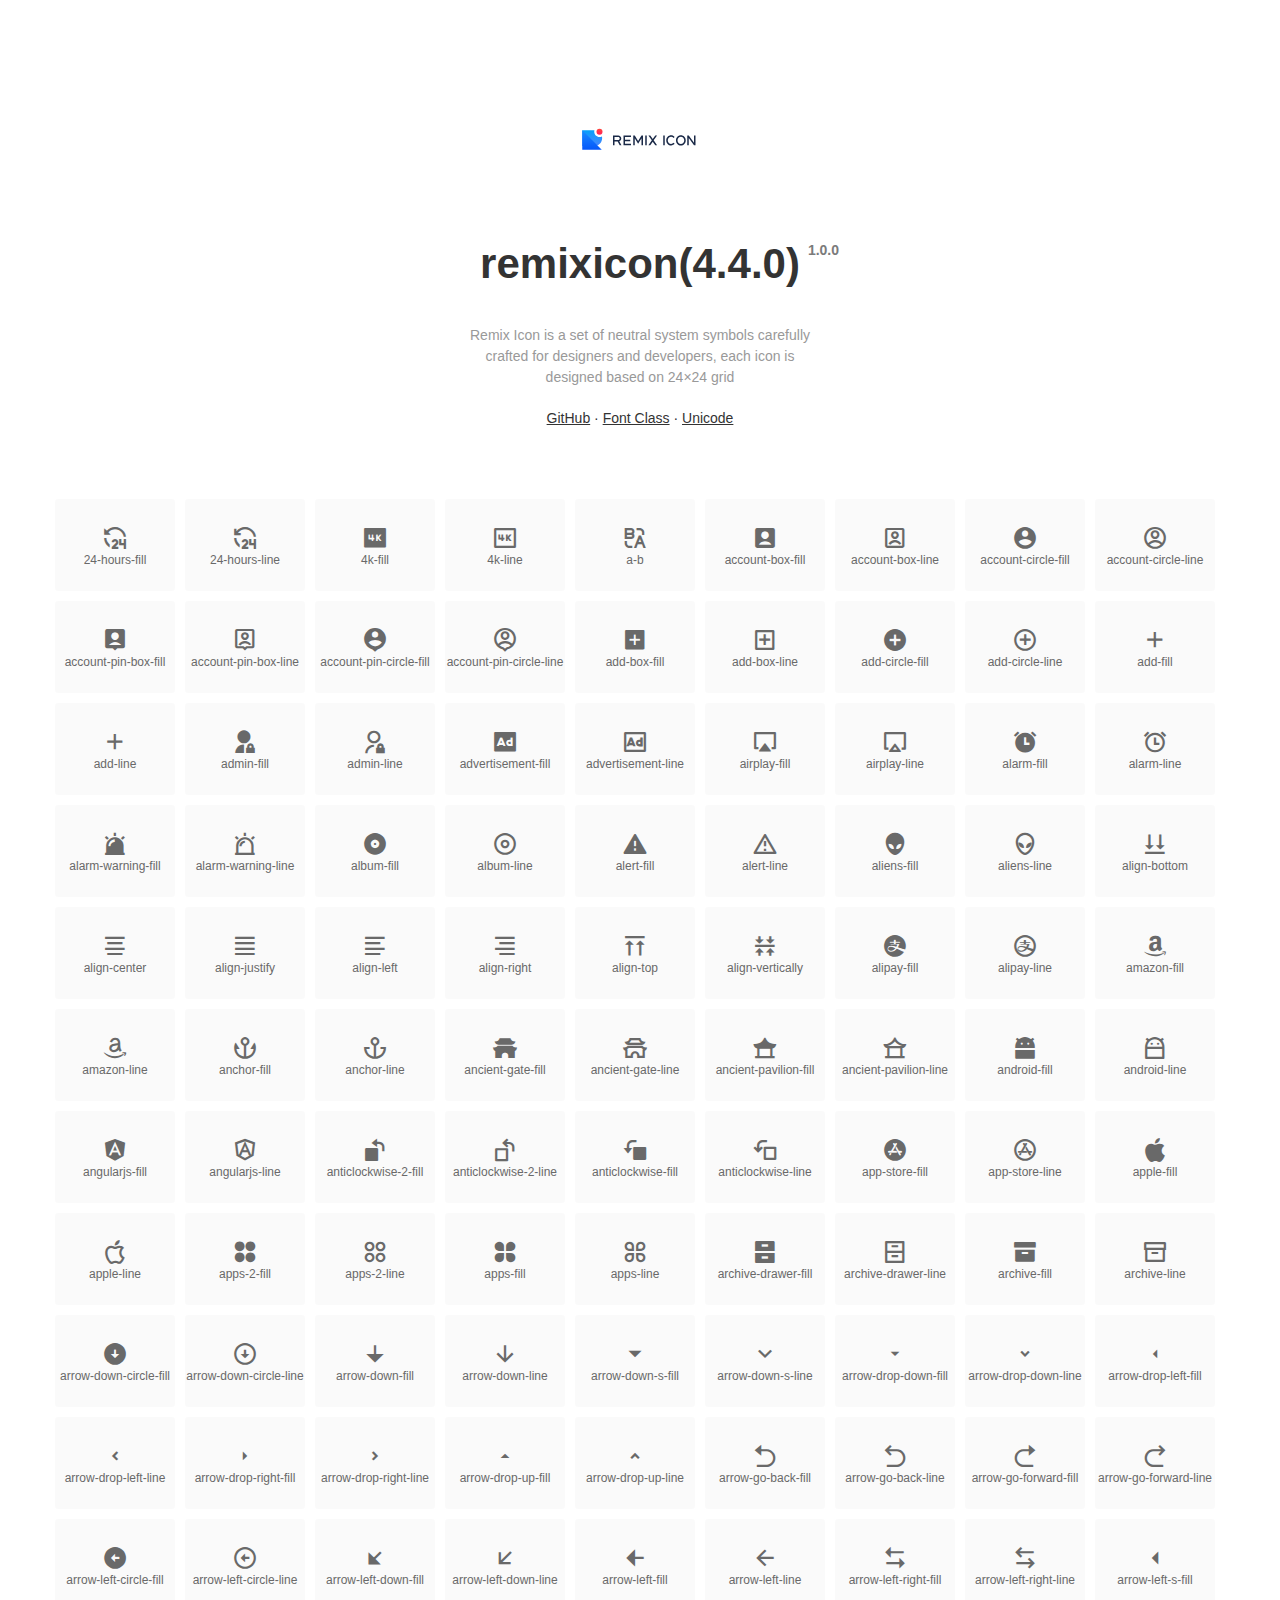
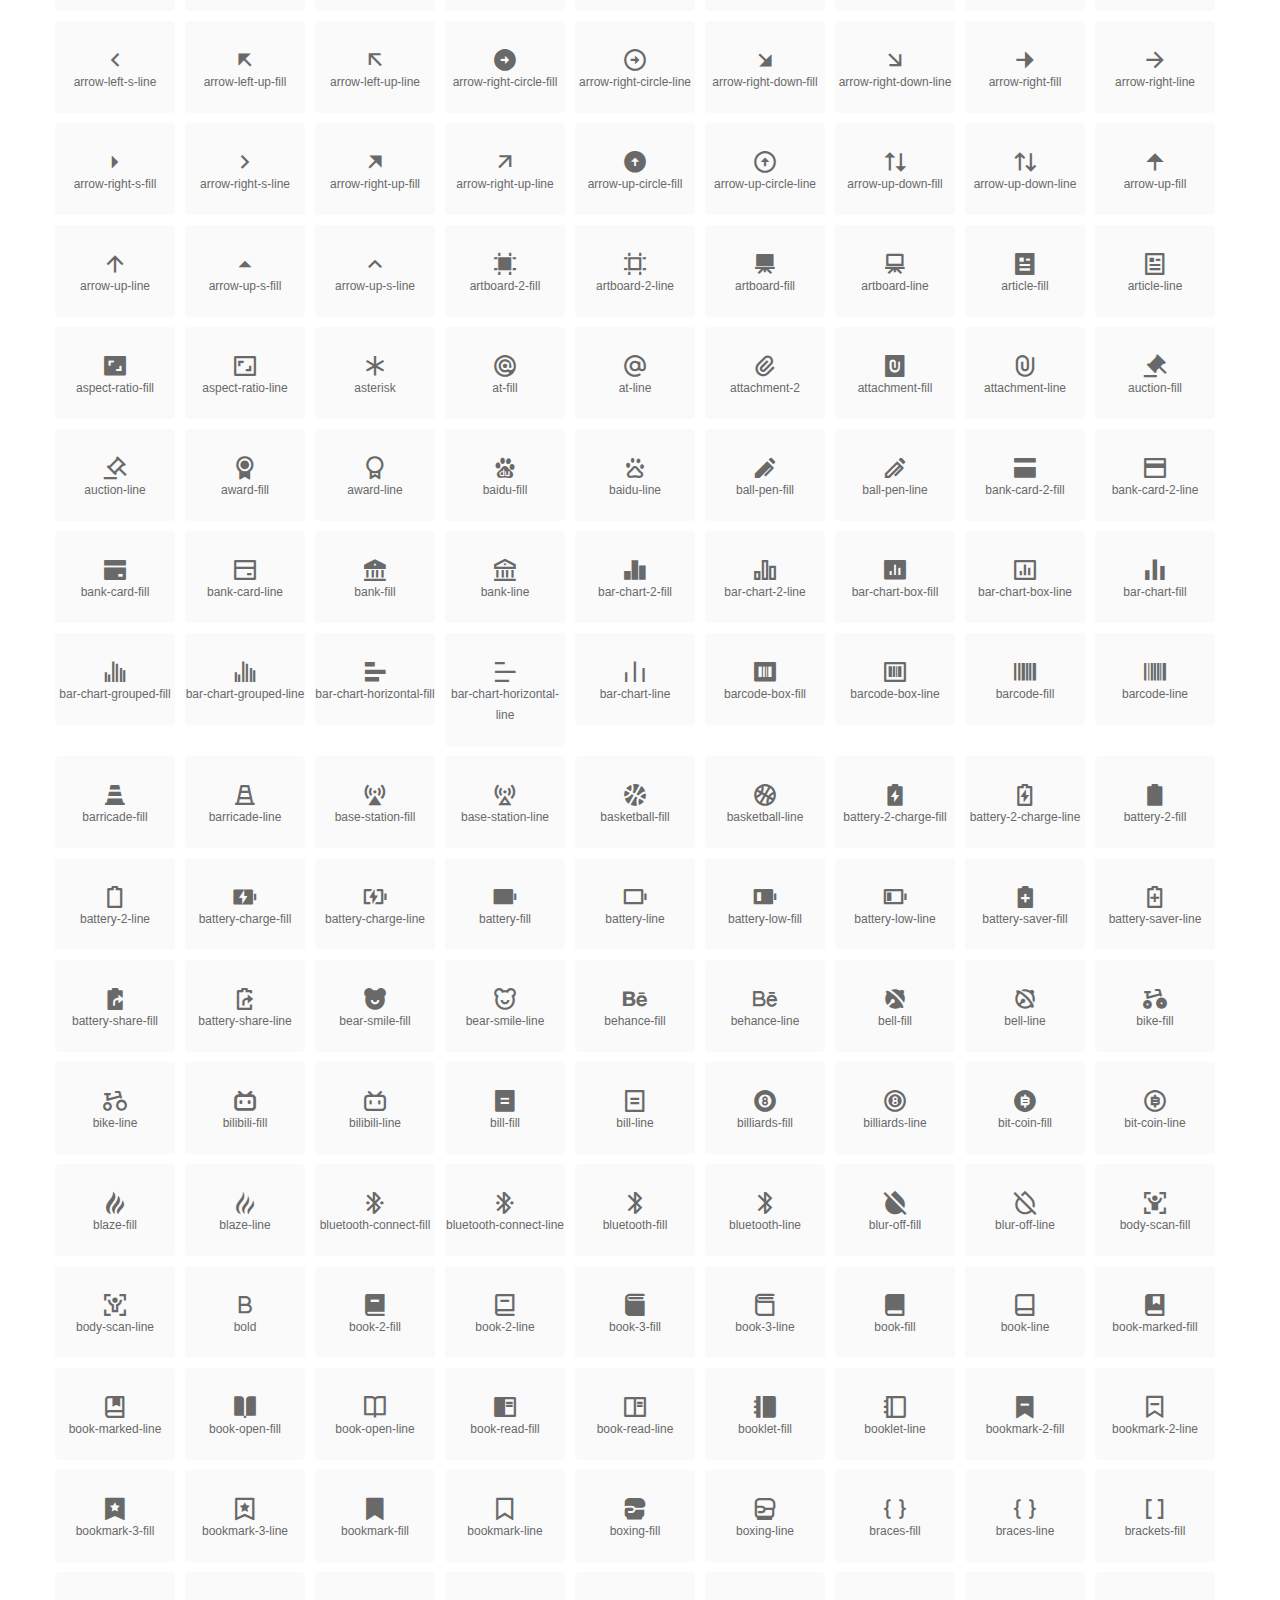
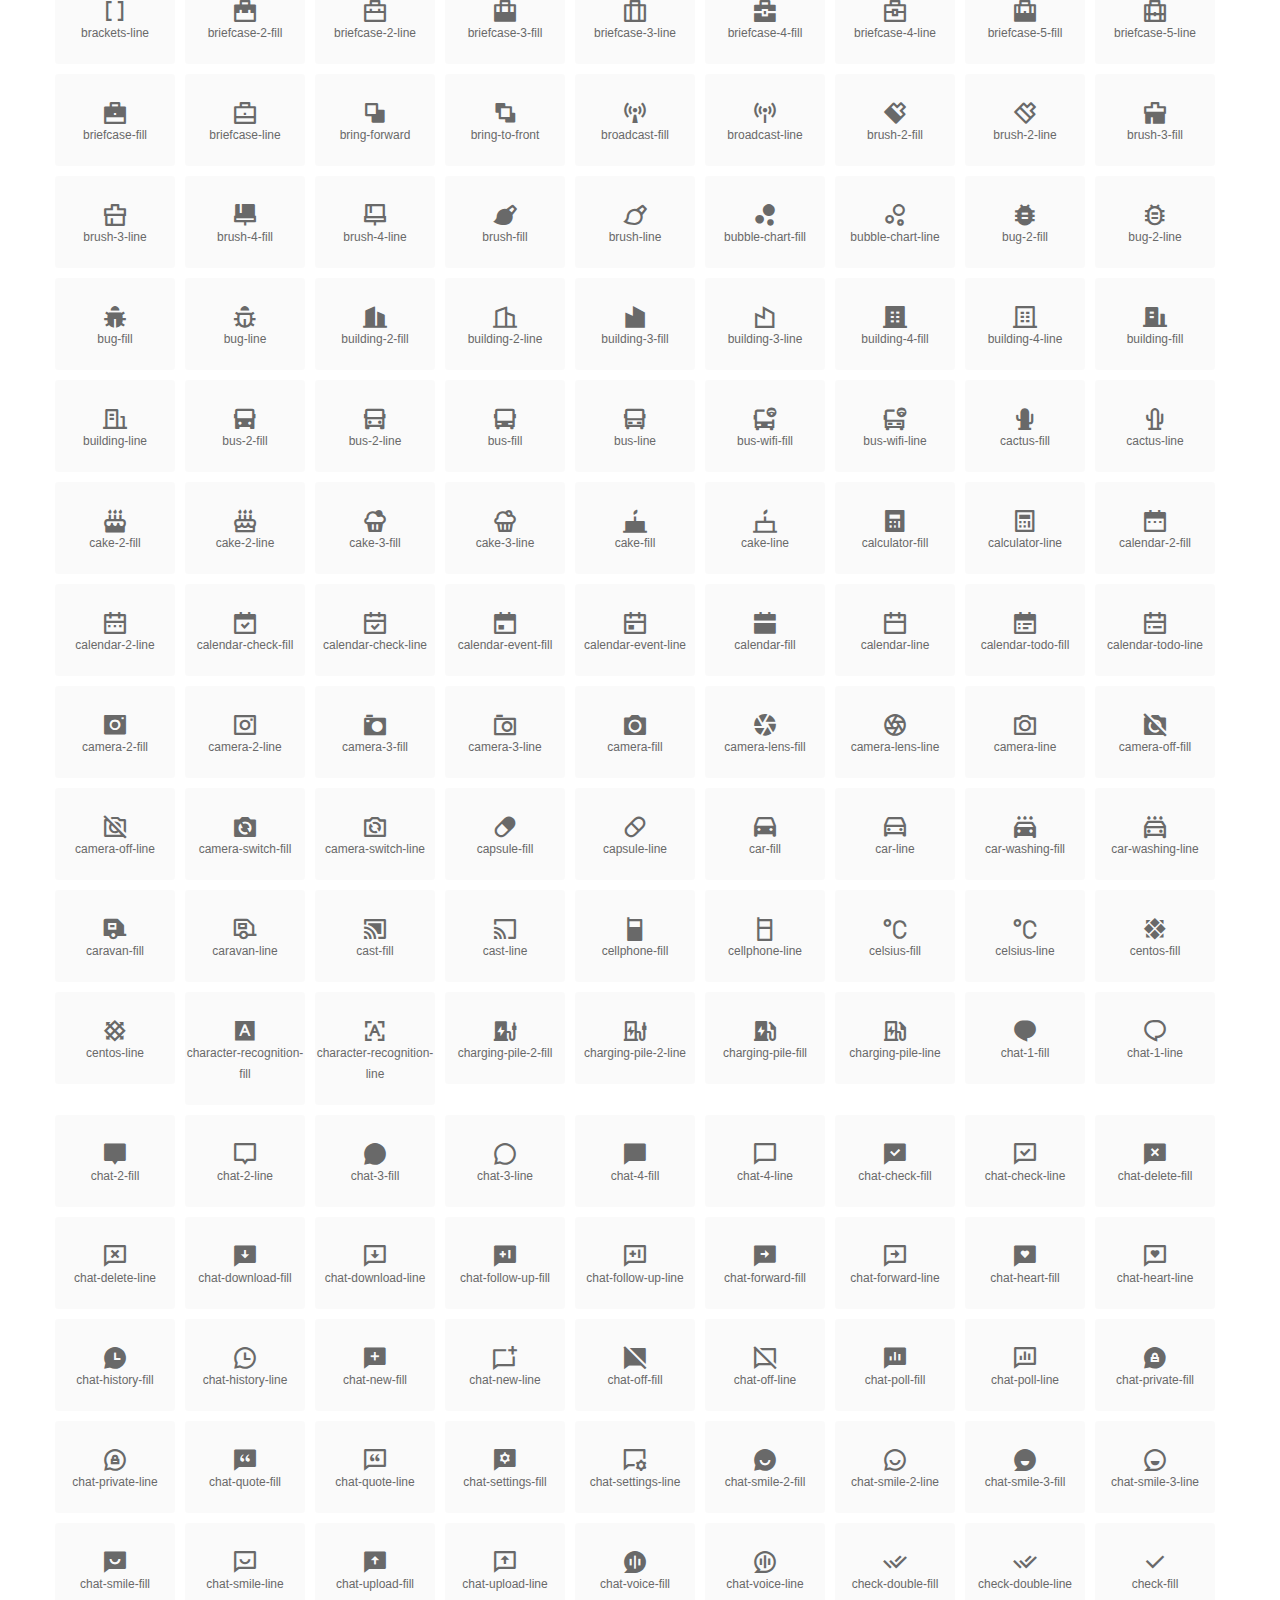
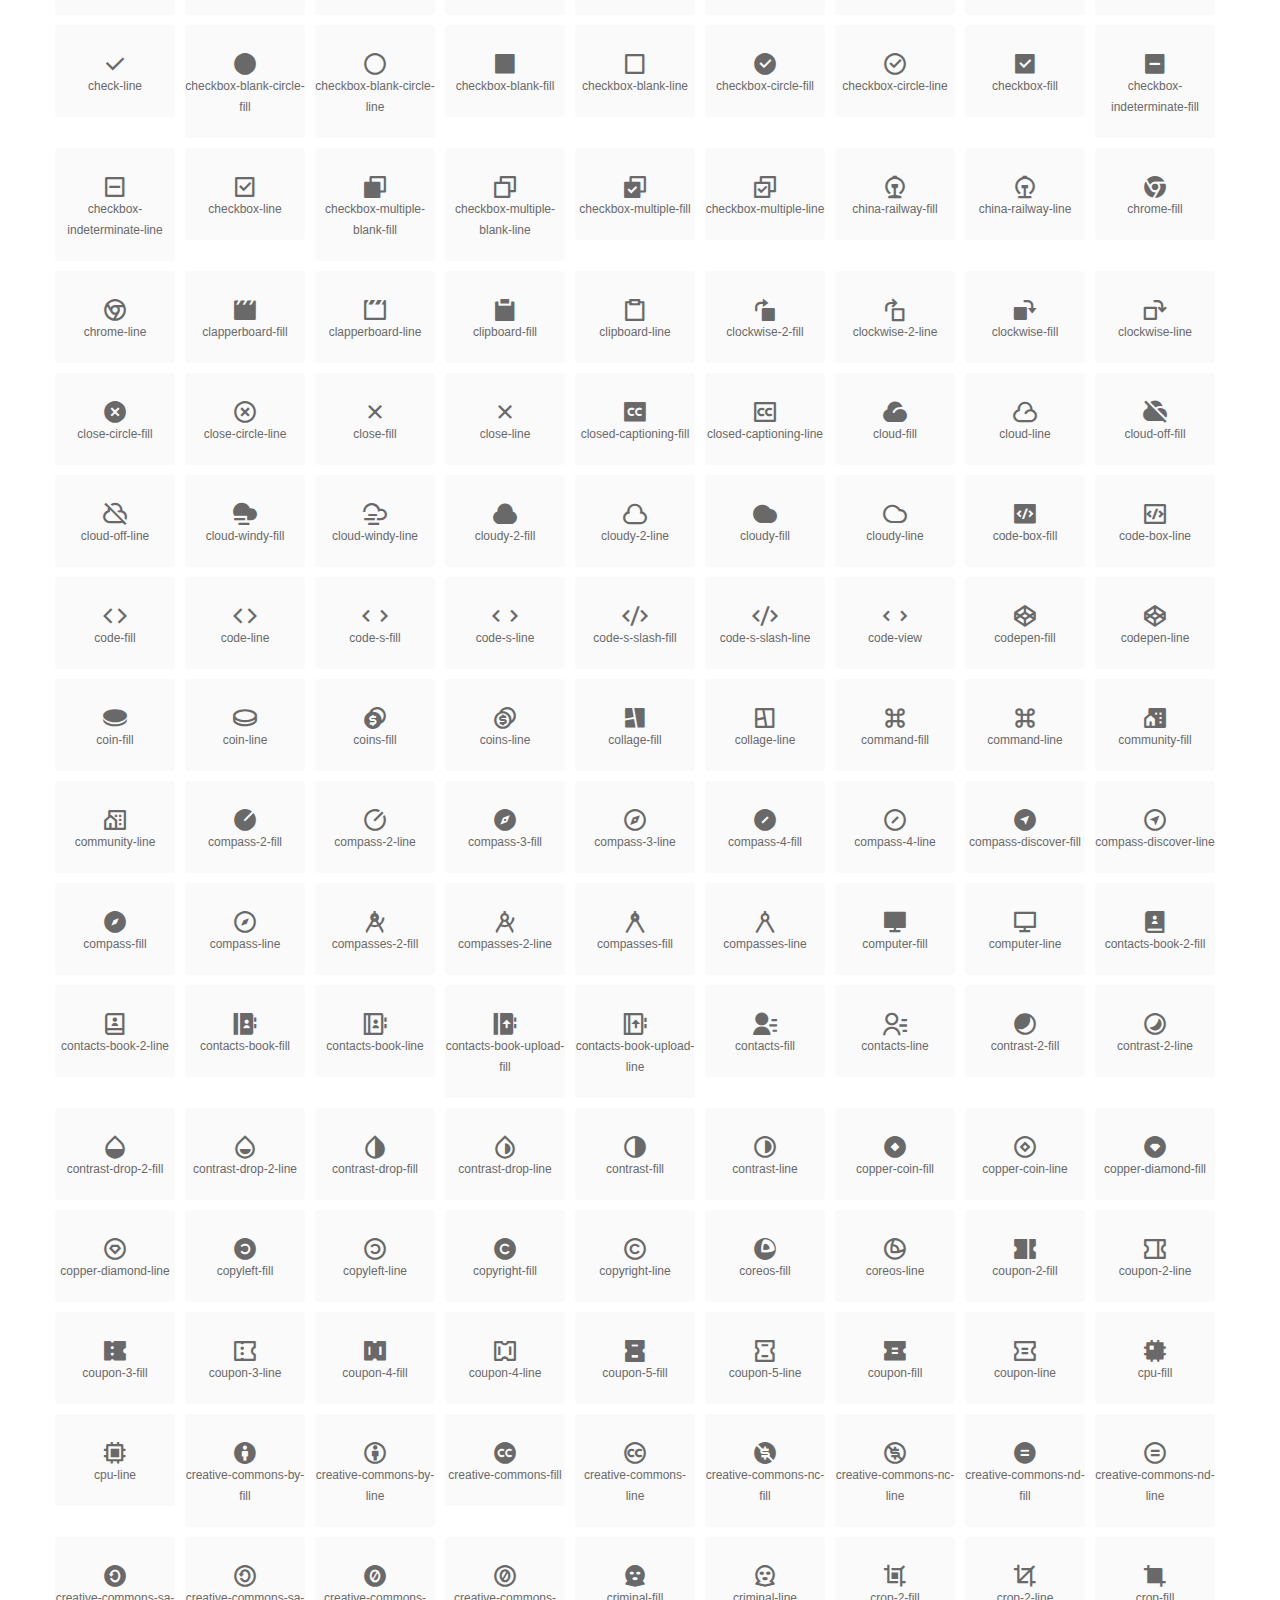
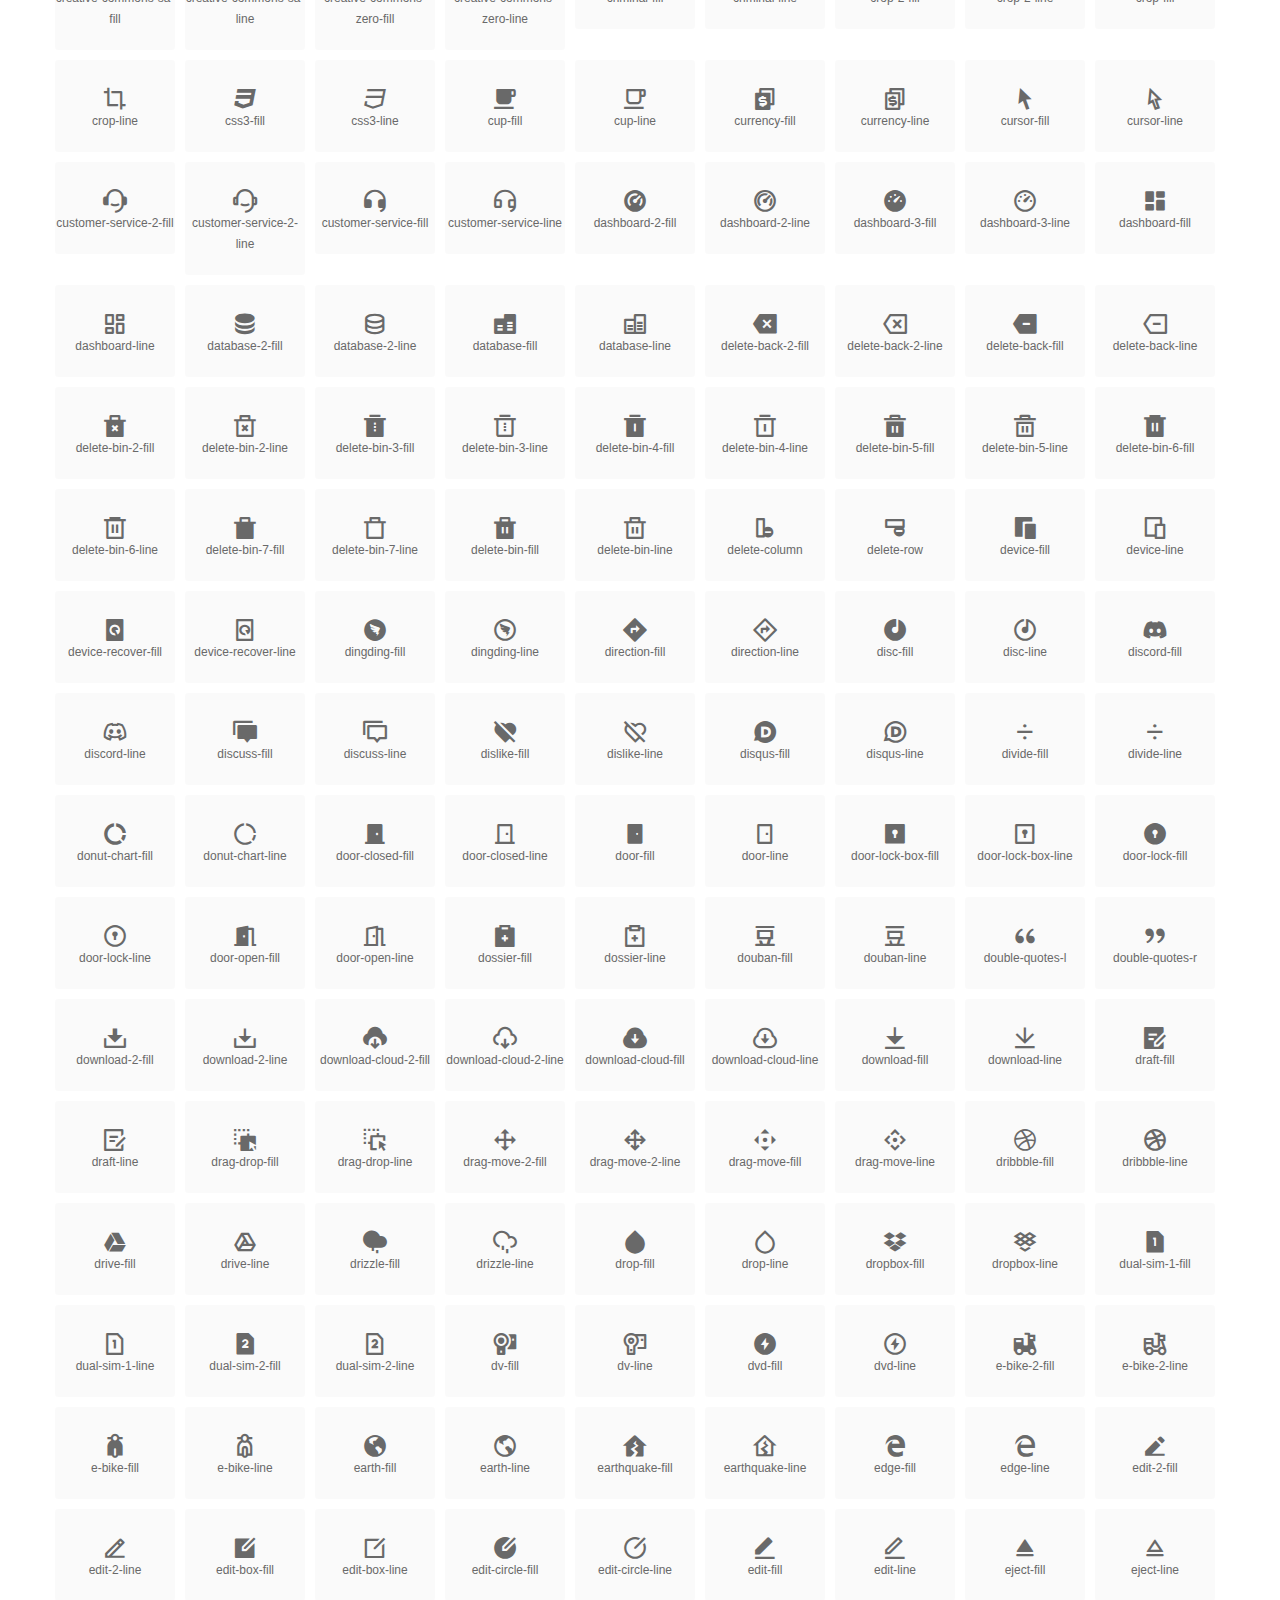
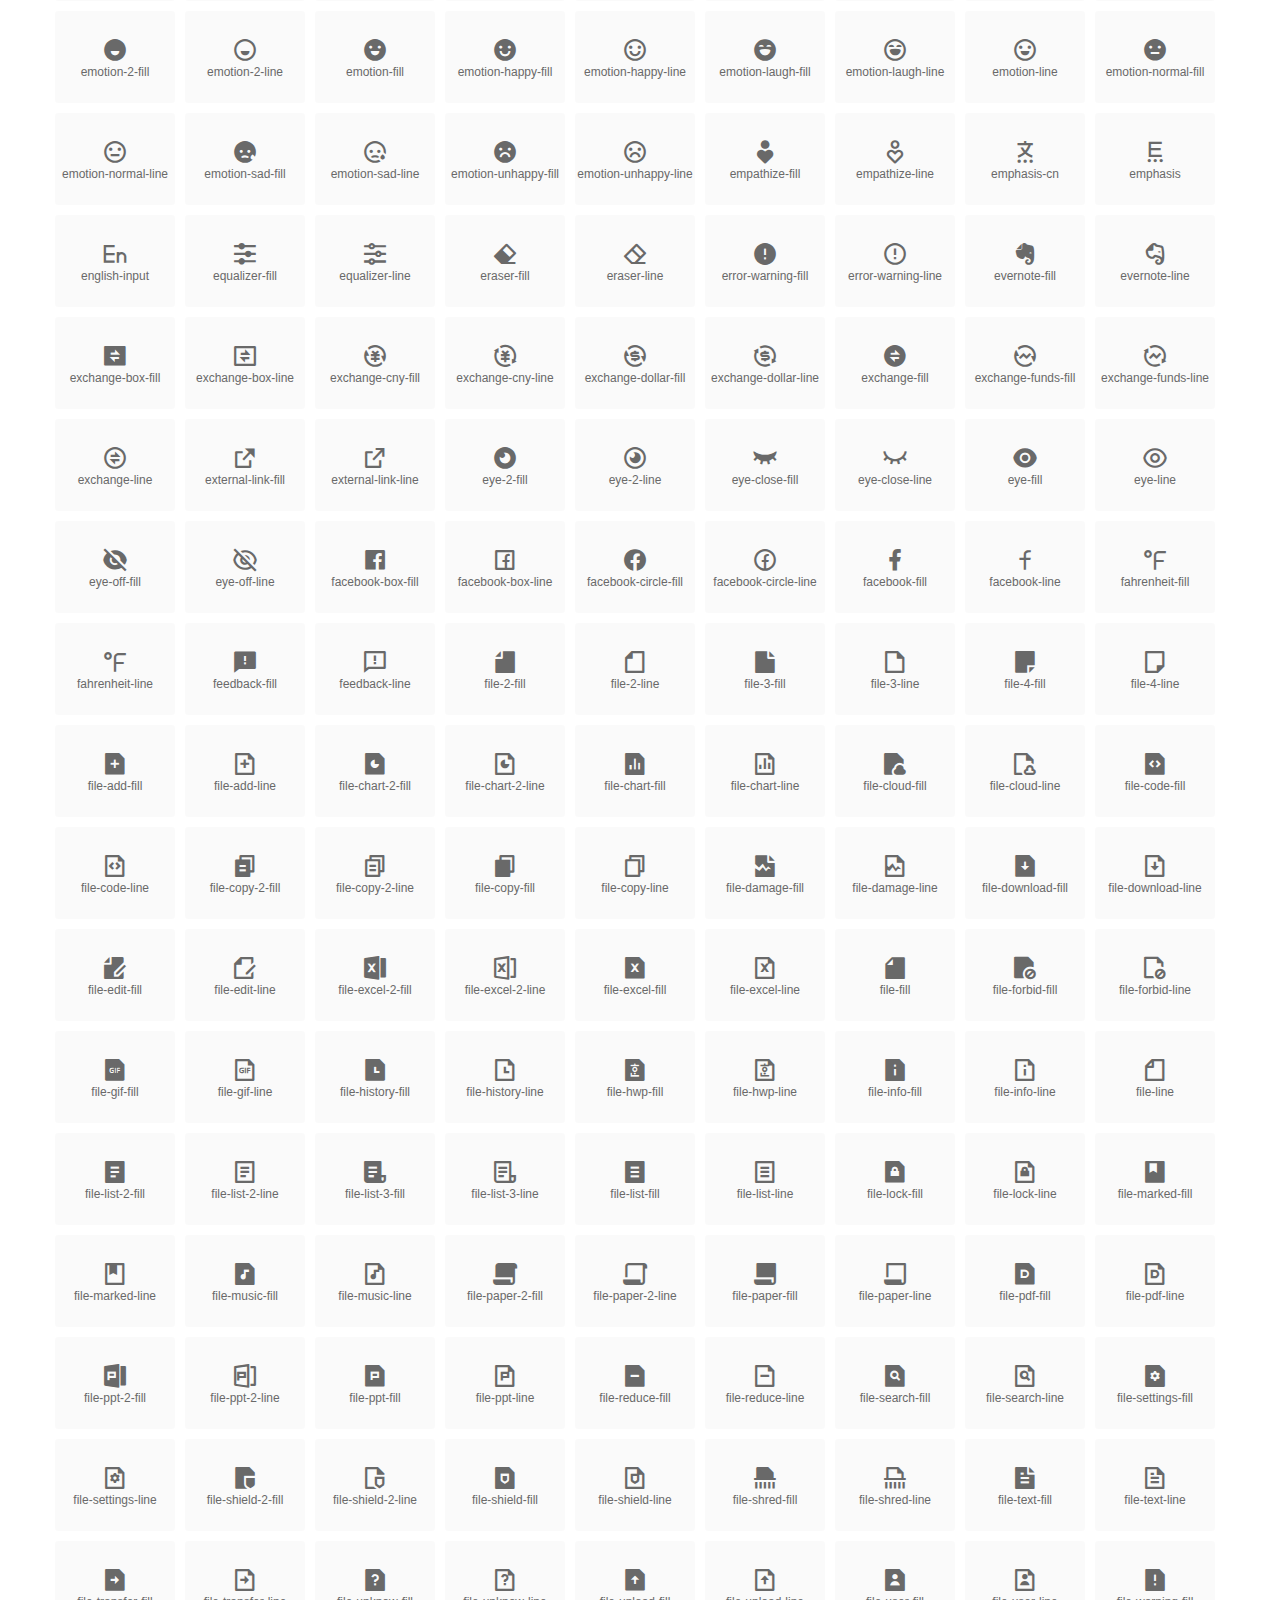
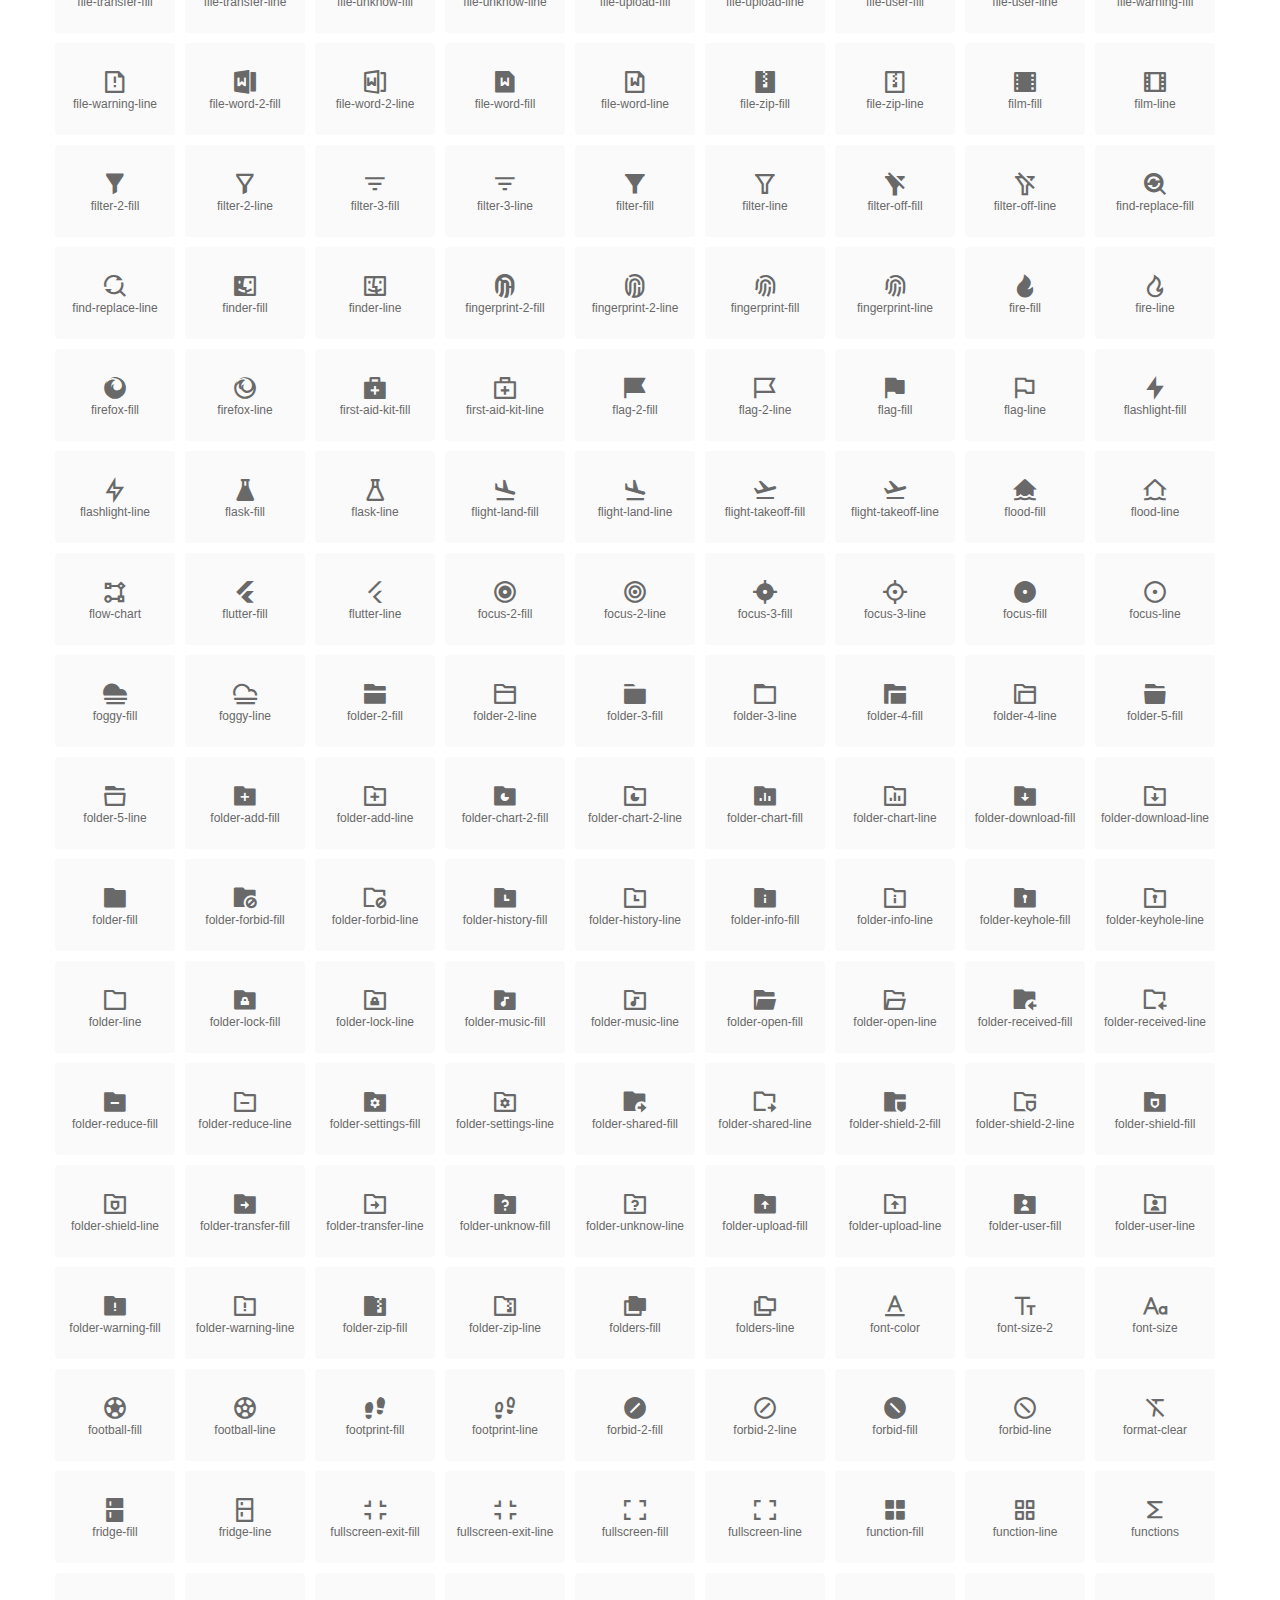
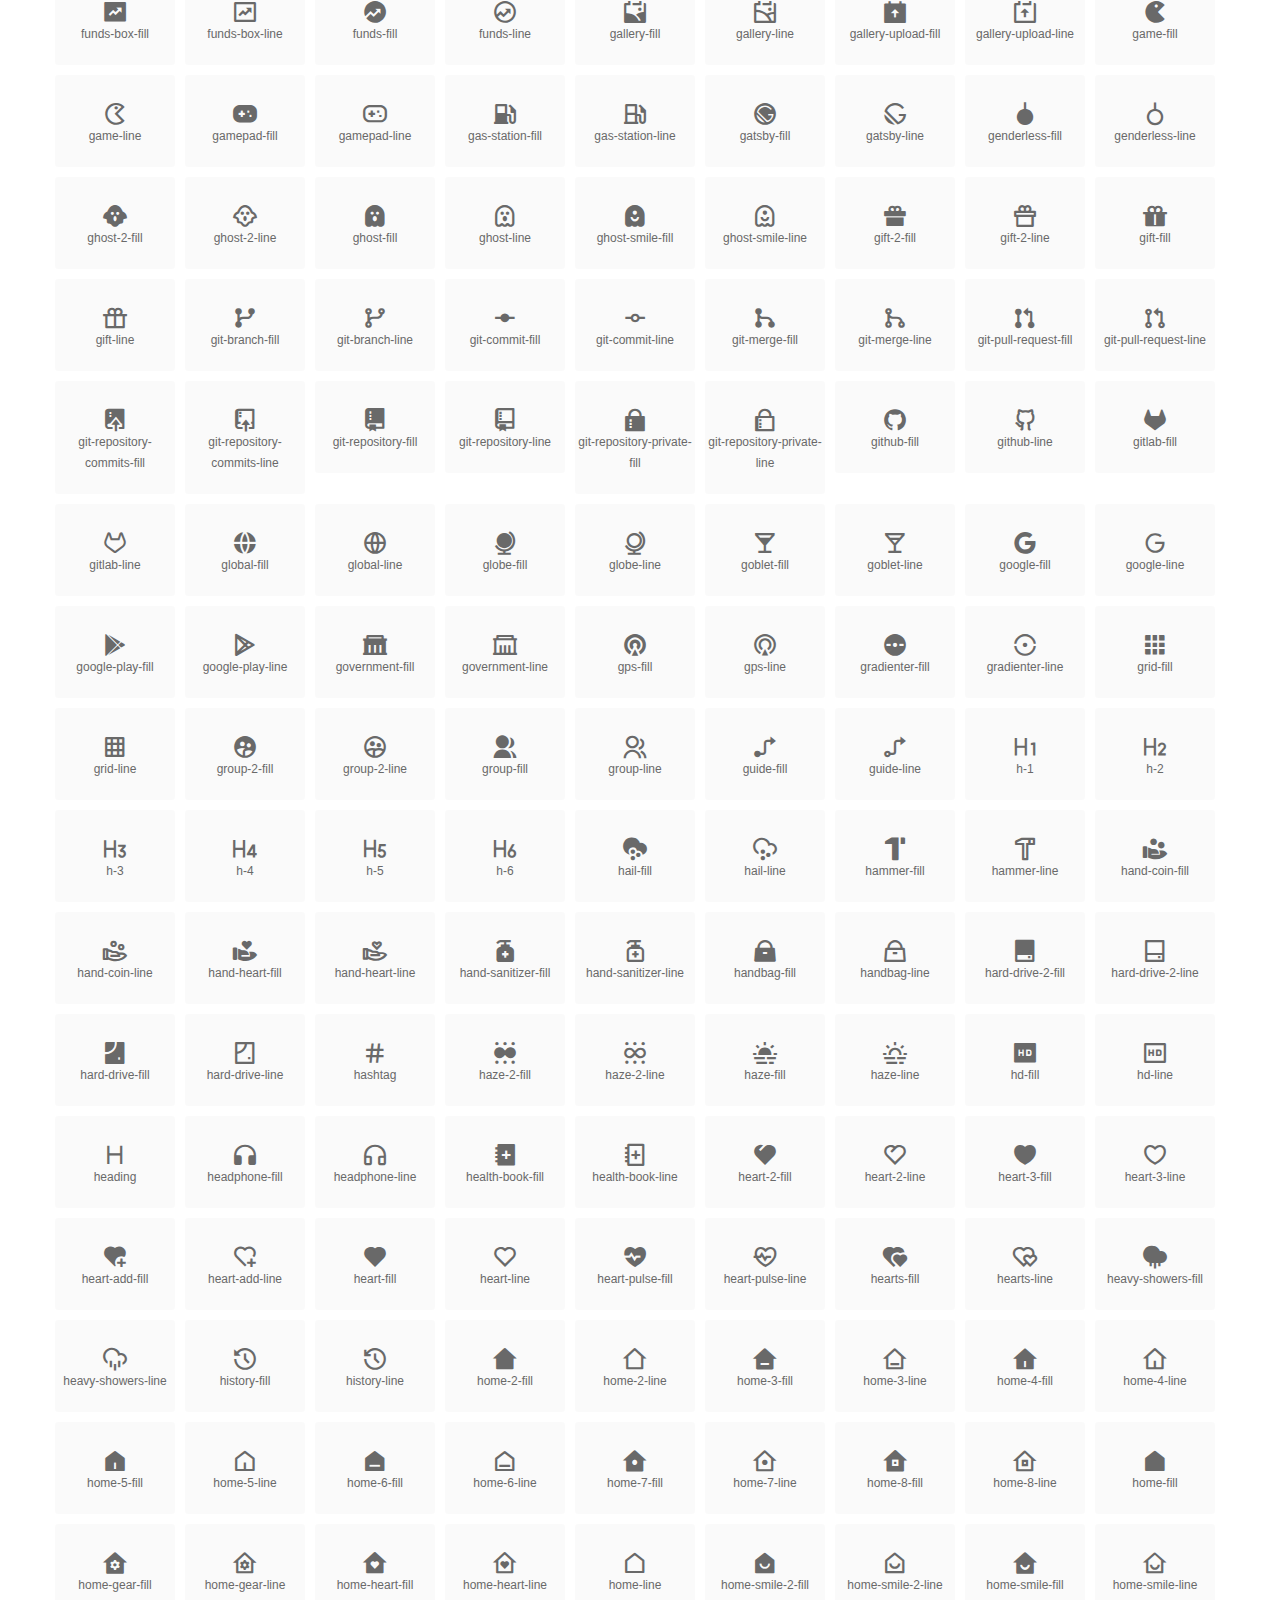
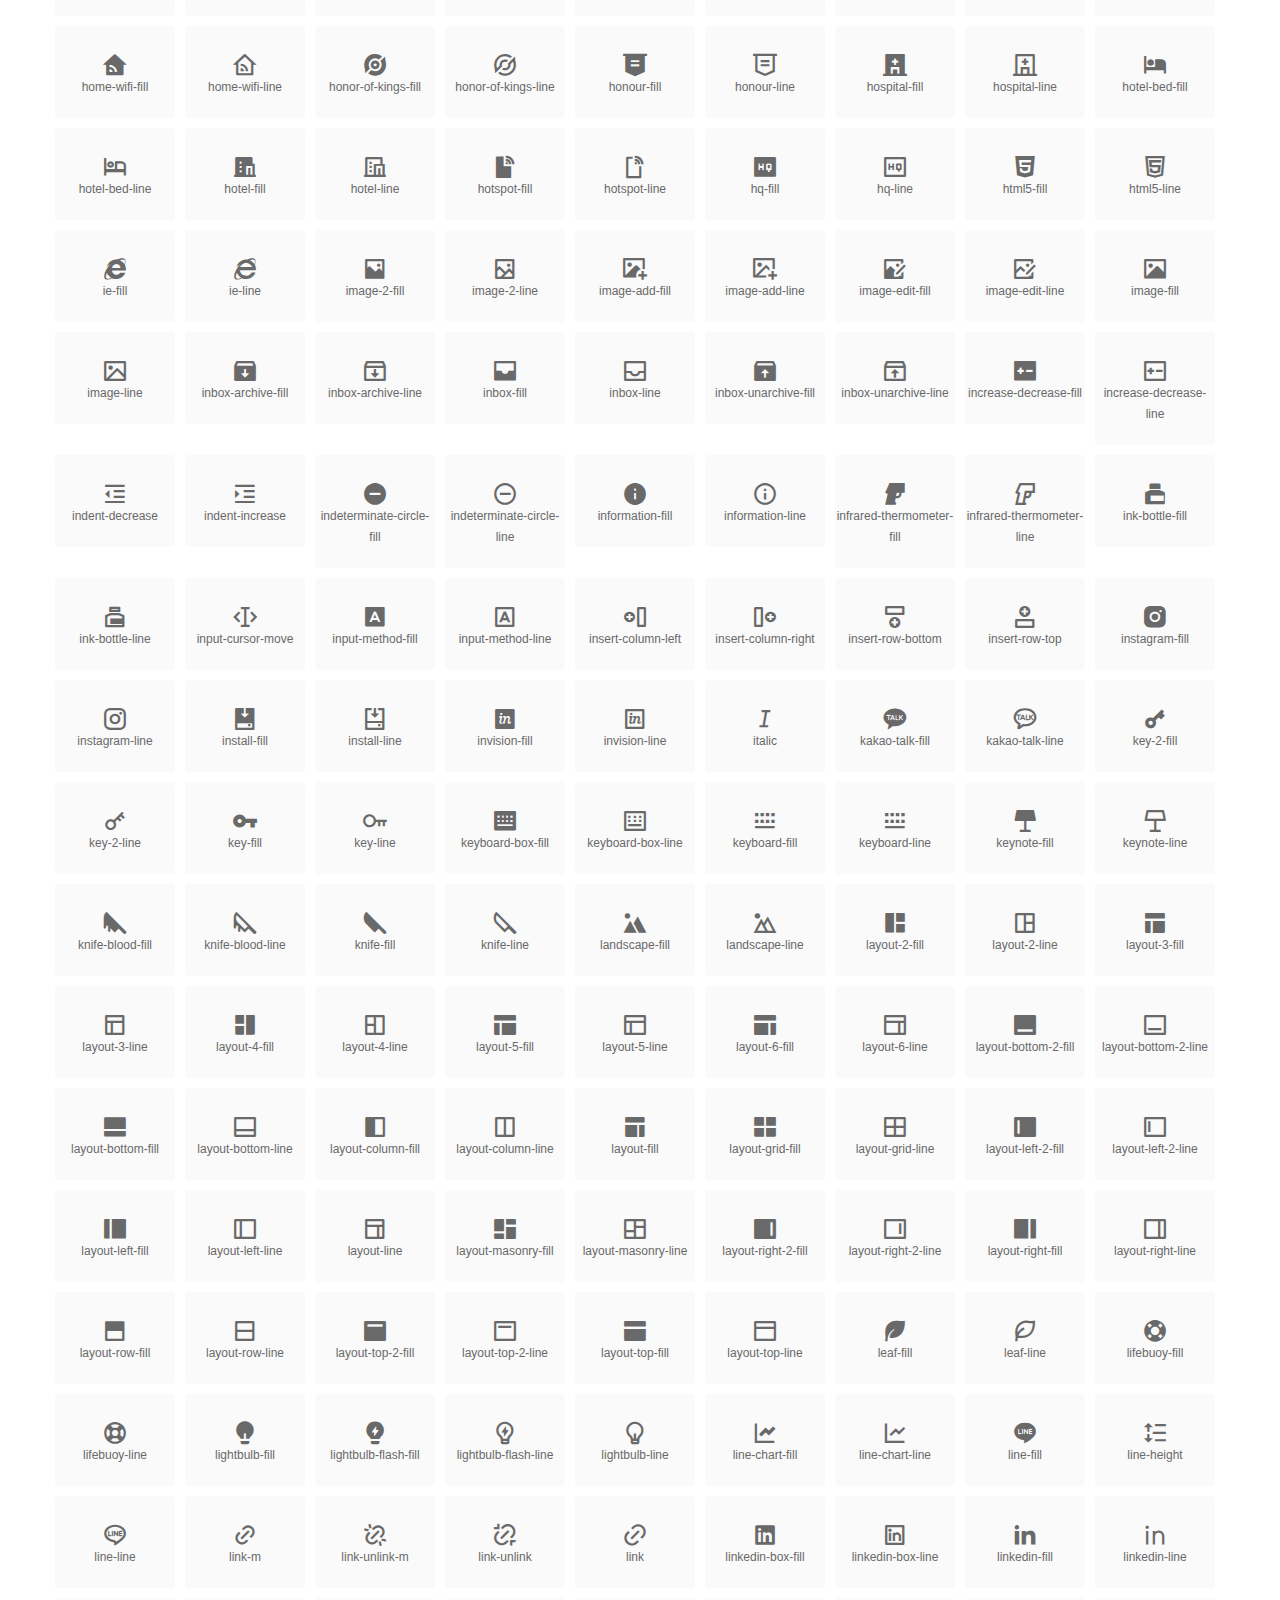
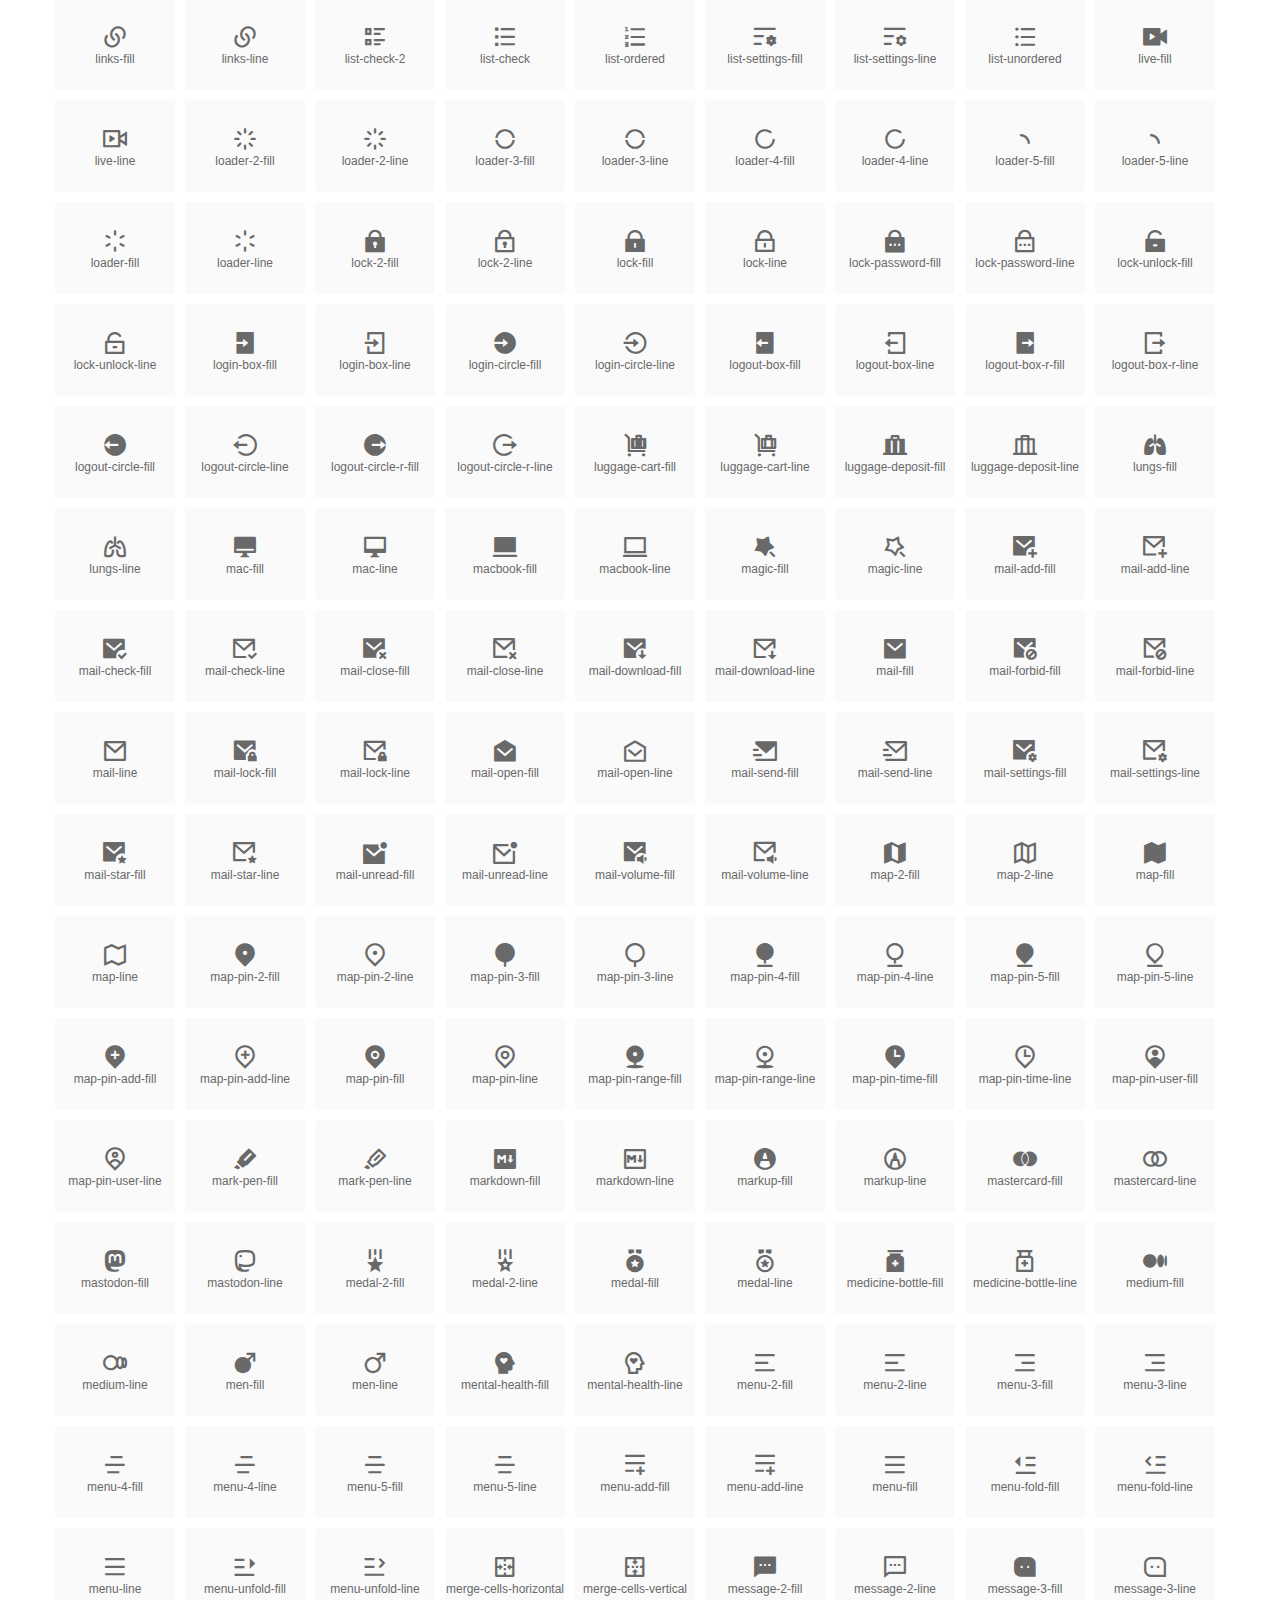
<file: fonts/index.html>
<!DOCTYPE html>
<html lang="en">
<head>
  <meta charset="UTF-8">
  <title>remixicon(4.4.0)</title>
  <meta name="viewport" content="width=device-width,minimum-scale=1.0,maximum-scale=1.0,user-scalable=no">
   
  <meta name="description" content="Remix Icon is a set of neutral system symbols carefully crafted for designers and developers, each icon is designed based on 24×24 grid">
   
  <meta name="keywords" content="remixicon,TTF,EOT,WOFF,WOFF2,SVG">
  
  
  
  <link rel="stylesheet" href="remixicon.css" />
  
  <style>
    *{margin: 0;padding: 0;list-style: none;}
    body { color: #696969; font: 12px/1.5 tahoma, arial, \5b8b\4f53, sans-serif; }
    a { color: #333; text-decoration: underline; }
    a:hover { color: rgb(9, 73, 209); }
    .header { color: #333; text-align: center; padding: 80px 0 60px 0; min-height: 153px; font-size: 14px; }
    .header .logo svg { height: 120px; width: 120px; }
    .header h1 { font-size: 42px; padding: 26px 0 10px 0; }
    .header sup {font-size: 14px; margin: 8px 0 0 8px; position: absolute; color: #7b7b7b; }
    .info {
      color: #999;
      font-weight: normal;
      max-width: 346px;
      margin: 0 auto;
      padding: 20px 0;
      font-size: 14px;
    }

    .icons { max-width: 1190px; margin: 0 auto; }
    .icons ul { text-align: center; }
    .icons ul li {
      vertical-align: top;
      width: 120px;
      display: inline-block;
      text-align: center;
      background-color: rgba(0,0,0,.02);
      border-radius: 3px;
      padding: 29px 0 10px 0;
      margin-right: 10px;
      margin-top: 10px;
      transition: all 0.6s ease;
    }
    .icons ul li:hover { background-color: rgba(0,0,0,.06); }
    .icons ul li:hover span { color: #3c75e4; opacity: 1; }
    .icons ul li .unicode { color: #8c8c8c; opacity: 0.3; }
    .icons ul li h4 {
      font-weight: normal;
      padding: 10px 0 5px 0;
      display: block;
      color: #8c8c8c;
      font-size: 14px;
      line-height: 12px;
      opacity: 0.8;
    }
    .icons ul li:hover h4 { opacity: 1; }
    .icons ul li svg { width: 24px; height: 24px; }
    .icons ul li:hover { color: #3c75e4; }
    .footer { text-align: center; padding: 10px 0 90px 0; }
    .footer a { text-align: center; padding: 10px 0 90px 0; color: #696969;}
    .footer a:hover { color: #0949d1; }
    .links { text-align: center; padding: 50px 0 0 0; font-size: 14px; }
    
    .icons ul li.class-icon { font-size: 21px; line-height: 21px; padding-bottom: 20px; }
    .icons ul li.class-icon p{ font-size: 12px; }
    .icons ul li.class-icon [class^="ri-"]{ font-size: 26px; }
    
    
    
  </style>
  
</head>

<body>
  
  <div class="header">
    
    <div class="logo">
      <a href="./"><svg width="160" height="32" viewBox="0 0 160 32" fill="none" xmlns="http://www.w3.org/2000/svg">
<path d="M121.5 9.80005C123.33 9.80005 124.984 10.5797 126.165 11.8344L124.75 13.2496C123.929 12.3549 122.773 11.8 121.5 11.8C119.029 11.8 117 13.891 117 16.5C117 19.1091 119.029 21.2 121.5 21.2C122.773 21.2 123.929 20.6452 124.75 19.7505L126.165 21.1657C124.984 22.4204 123.33 23.2 121.5 23.2C117.91 23.2 115 20.2004 115 16.5C115 12.7997 117.91 9.80005 121.5 9.80005Z" fill="#1A2947"/>
<path d="M113 10V23H111V10H113Z" fill="#1A2947"/>
<path d="M154 23V9.99988H152L152 19.6019L144.997 9.99988L143 10.0039V23H145L145 13.3969L152 23H154Z" fill="#1A2947"/>
<path d="M68 10V12H60V15.5H67V17.5H60V21H68V23H58V10H68Z" fill="#1A2947"/>
<path d="M82 10L77.4999 17.201L73 10H71V23H73V13.775L77.4999 20.975L82 13.773V23H84V10H82Z" fill="#1A2947"/>
<path d="M89 10V23H87V10H89Z" fill="#1A2947"/>
<path d="M96.9999 14.7565L93.6689 9.99951H91.2279L95.7789 16.4995L91.2289 22.9995H93.6689L96.9999 18.2435L100.33 22.9995H102.772L98.2209 16.4995L102.773 9.99951H100.33L96.9999 14.7565Z" fill="#1A2947"/>
<path fill-rule="evenodd" clip-rule="evenodd" d="M141 16.5C141 12.7997 138.09 9.80005 134.5 9.80005C130.91 9.80005 128 12.7997 128 16.5C128 20.2004 130.91 23.2 134.5 23.2C138.09 23.2 141 20.2004 141 16.5ZM130 16.5C130 13.891 132.029 11.8 134.5 11.8C136.971 11.8 139 13.891 139 16.5C139 19.1091 136.971 21.2 134.5 21.2C132.029 21.2 130 19.1091 130 16.5Z" fill="#1A2947"/>
<path fill-rule="evenodd" clip-rule="evenodd" d="M51 10C53.2091 10 55 11.7909 55 14C55 15.7175 53.9176 17.1821 52.3977 17.749L55.1901 22.999H52.9251L50.267 18H46V23H44V10H51ZM46 11.999V15.999L51 16C52.1046 16 53 15.1046 53 14C53 12.8955 52.1 12 51 12L46 11.999Z" fill="#1A2947"/>
<path fill-rule="evenodd" clip-rule="evenodd" d="M19.2887 3.00389C19.1928 3.0013 19.0965 3 19 3H3V24H19C24.799 24 29.5 19.299 29.5 13.5C29.5 12.7108 29.4129 11.942 29.2479 11.2025C28.2772 11.7119 27.1722 12 26 12C22.134 12 19 8.86599 19 5C19 4.30645 19.1009 3.63646 19.2887 3.00389Z" fill="url(#paint0_linear_960_1054)"/>
<g filter="url(#filter0_b_960_1054)">
<path fill-rule="evenodd" clip-rule="evenodd" d="M3 3L29 29H3V3Z" fill="url(#paint1_linear_960_1054)"/>
</g>
<circle cx="26" cy="5" r="4" fill="url(#paint2_linear_960_1054)"/>
<defs>
<filter id="filter0_b_960_1054" x="-2.43656" y="-2.43656" width="36.8731" height="36.8731" filterUnits="userSpaceOnUse" color-interpolation-filters="sRGB">
<feFlood flood-opacity="0" result="BackgroundImageFix"/>
<feGaussianBlur in="BackgroundImage" stdDeviation="2.71828"/>
<feComposite in2="SourceAlpha" operator="in" result="effect1_backgroundBlur_960_1054"/>
<feBlend mode="normal" in="SourceGraphic" in2="effect1_backgroundBlur_960_1054" result="shape"/>
</filter>
<linearGradient id="paint0_linear_960_1054" x1="3" y1="3" x2="3" y2="24" gradientUnits="userSpaceOnUse">
<stop stop-color="#05A0FA"/>
<stop offset="1" stop-color="#4785FF"/>
</linearGradient>
<linearGradient id="paint1_linear_960_1054" x1="3" y1="3" x2="3" y2="29" gradientUnits="userSpaceOnUse">
<stop stop-color="#1A8CFF"/>
<stop offset="1" stop-color="#0557FA"/>
</linearGradient>
<linearGradient id="paint2_linear_960_1054" x1="22" y1="1" x2="22" y2="9" gradientUnits="userSpaceOnUse">
<stop stop-color="#FF463A"/>
<stop offset="1" stop-color="#FF1F5A"/>
</linearGradient>
</defs>
</svg>
</a>
    </div>
    
    <h1>remixicon(4.4.0)<sup>1.0.0</sup></h1>
    <div class="info">
      Remix Icon is a set of neutral system symbols carefully crafted for designers and developers, each icon is designed based on 24×24 grid
    </div>
    <p>
      
      <a href="https://github.com/Remix-Design/remixicon.git">GitHub</a> · 
      
      <a href="index.html">Font Class</a> · 
      
      <a href="unicode.html">Unicode</a>
      
    </p>
  </div>
  <div class="icons">
    <ul>
      <li class="class-icon"><i class="ri-24-hours-fill"></i><p class="name">24-hours-fill</p></li><li class="class-icon"><i class="ri-24-hours-line"></i><p class="name">24-hours-line</p></li><li class="class-icon"><i class="ri-4k-fill"></i><p class="name">4k-fill</p></li><li class="class-icon"><i class="ri-4k-line"></i><p class="name">4k-line</p></li><li class="class-icon"><i class="ri-a-b"></i><p class="name">a-b</p></li><li class="class-icon"><i class="ri-account-box-fill"></i><p class="name">account-box-fill</p></li><li class="class-icon"><i class="ri-account-box-line"></i><p class="name">account-box-line</p></li><li class="class-icon"><i class="ri-account-circle-fill"></i><p class="name">account-circle-fill</p></li><li class="class-icon"><i class="ri-account-circle-line"></i><p class="name">account-circle-line</p></li><li class="class-icon"><i class="ri-account-pin-box-fill"></i><p class="name">account-pin-box-fill</p></li><li class="class-icon"><i class="ri-account-pin-box-line"></i><p class="name">account-pin-box-line</p></li><li class="class-icon"><i class="ri-account-pin-circle-fill"></i><p class="name">account-pin-circle-fill</p></li><li class="class-icon"><i class="ri-account-pin-circle-line"></i><p class="name">account-pin-circle-line</p></li><li class="class-icon"><i class="ri-add-box-fill"></i><p class="name">add-box-fill</p></li><li class="class-icon"><i class="ri-add-box-line"></i><p class="name">add-box-line</p></li><li class="class-icon"><i class="ri-add-circle-fill"></i><p class="name">add-circle-fill</p></li><li class="class-icon"><i class="ri-add-circle-line"></i><p class="name">add-circle-line</p></li><li class="class-icon"><i class="ri-add-fill"></i><p class="name">add-fill</p></li><li class="class-icon"><i class="ri-add-line"></i><p class="name">add-line</p></li><li class="class-icon"><i class="ri-admin-fill"></i><p class="name">admin-fill</p></li><li class="class-icon"><i class="ri-admin-line"></i><p class="name">admin-line</p></li><li class="class-icon"><i class="ri-advertisement-fill"></i><p class="name">advertisement-fill</p></li><li class="class-icon"><i class="ri-advertisement-line"></i><p class="name">advertisement-line</p></li><li class="class-icon"><i class="ri-airplay-fill"></i><p class="name">airplay-fill</p></li><li class="class-icon"><i class="ri-airplay-line"></i><p class="name">airplay-line</p></li><li class="class-icon"><i class="ri-alarm-fill"></i><p class="name">alarm-fill</p></li><li class="class-icon"><i class="ri-alarm-line"></i><p class="name">alarm-line</p></li><li class="class-icon"><i class="ri-alarm-warning-fill"></i><p class="name">alarm-warning-fill</p></li><li class="class-icon"><i class="ri-alarm-warning-line"></i><p class="name">alarm-warning-line</p></li><li class="class-icon"><i class="ri-album-fill"></i><p class="name">album-fill</p></li><li class="class-icon"><i class="ri-album-line"></i><p class="name">album-line</p></li><li class="class-icon"><i class="ri-alert-fill"></i><p class="name">alert-fill</p></li><li class="class-icon"><i class="ri-alert-line"></i><p class="name">alert-line</p></li><li class="class-icon"><i class="ri-aliens-fill"></i><p class="name">aliens-fill</p></li><li class="class-icon"><i class="ri-aliens-line"></i><p class="name">aliens-line</p></li><li class="class-icon"><i class="ri-align-bottom"></i><p class="name">align-bottom</p></li><li class="class-icon"><i class="ri-align-center"></i><p class="name">align-center</p></li><li class="class-icon"><i class="ri-align-justify"></i><p class="name">align-justify</p></li><li class="class-icon"><i class="ri-align-left"></i><p class="name">align-left</p></li><li class="class-icon"><i class="ri-align-right"></i><p class="name">align-right</p></li><li class="class-icon"><i class="ri-align-top"></i><p class="name">align-top</p></li><li class="class-icon"><i class="ri-align-vertically"></i><p class="name">align-vertically</p></li><li class="class-icon"><i class="ri-alipay-fill"></i><p class="name">alipay-fill</p></li><li class="class-icon"><i class="ri-alipay-line"></i><p class="name">alipay-line</p></li><li class="class-icon"><i class="ri-amazon-fill"></i><p class="name">amazon-fill</p></li><li class="class-icon"><i class="ri-amazon-line"></i><p class="name">amazon-line</p></li><li class="class-icon"><i class="ri-anchor-fill"></i><p class="name">anchor-fill</p></li><li class="class-icon"><i class="ri-anchor-line"></i><p class="name">anchor-line</p></li><li class="class-icon"><i class="ri-ancient-gate-fill"></i><p class="name">ancient-gate-fill</p></li><li class="class-icon"><i class="ri-ancient-gate-line"></i><p class="name">ancient-gate-line</p></li><li class="class-icon"><i class="ri-ancient-pavilion-fill"></i><p class="name">ancient-pavilion-fill</p></li><li class="class-icon"><i class="ri-ancient-pavilion-line"></i><p class="name">ancient-pavilion-line</p></li><li class="class-icon"><i class="ri-android-fill"></i><p class="name">android-fill</p></li><li class="class-icon"><i class="ri-android-line"></i><p class="name">android-line</p></li><li class="class-icon"><i class="ri-angularjs-fill"></i><p class="name">angularjs-fill</p></li><li class="class-icon"><i class="ri-angularjs-line"></i><p class="name">angularjs-line</p></li><li class="class-icon"><i class="ri-anticlockwise-2-fill"></i><p class="name">anticlockwise-2-fill</p></li><li class="class-icon"><i class="ri-anticlockwise-2-line"></i><p class="name">anticlockwise-2-line</p></li><li class="class-icon"><i class="ri-anticlockwise-fill"></i><p class="name">anticlockwise-fill</p></li><li class="class-icon"><i class="ri-anticlockwise-line"></i><p class="name">anticlockwise-line</p></li><li class="class-icon"><i class="ri-app-store-fill"></i><p class="name">app-store-fill</p></li><li class="class-icon"><i class="ri-app-store-line"></i><p class="name">app-store-line</p></li><li class="class-icon"><i class="ri-apple-fill"></i><p class="name">apple-fill</p></li><li class="class-icon"><i class="ri-apple-line"></i><p class="name">apple-line</p></li><li class="class-icon"><i class="ri-apps-2-fill"></i><p class="name">apps-2-fill</p></li><li class="class-icon"><i class="ri-apps-2-line"></i><p class="name">apps-2-line</p></li><li class="class-icon"><i class="ri-apps-fill"></i><p class="name">apps-fill</p></li><li class="class-icon"><i class="ri-apps-line"></i><p class="name">apps-line</p></li><li class="class-icon"><i class="ri-archive-drawer-fill"></i><p class="name">archive-drawer-fill</p></li><li class="class-icon"><i class="ri-archive-drawer-line"></i><p class="name">archive-drawer-line</p></li><li class="class-icon"><i class="ri-archive-fill"></i><p class="name">archive-fill</p></li><li class="class-icon"><i class="ri-archive-line"></i><p class="name">archive-line</p></li><li class="class-icon"><i class="ri-arrow-down-circle-fill"></i><p class="name">arrow-down-circle-fill</p></li><li class="class-icon"><i class="ri-arrow-down-circle-line"></i><p class="name">arrow-down-circle-line</p></li><li class="class-icon"><i class="ri-arrow-down-fill"></i><p class="name">arrow-down-fill</p></li><li class="class-icon"><i class="ri-arrow-down-line"></i><p class="name">arrow-down-line</p></li><li class="class-icon"><i class="ri-arrow-down-s-fill"></i><p class="name">arrow-down-s-fill</p></li><li class="class-icon"><i class="ri-arrow-down-s-line"></i><p class="name">arrow-down-s-line</p></li><li class="class-icon"><i class="ri-arrow-drop-down-fill"></i><p class="name">arrow-drop-down-fill</p></li><li class="class-icon"><i class="ri-arrow-drop-down-line"></i><p class="name">arrow-drop-down-line</p></li><li class="class-icon"><i class="ri-arrow-drop-left-fill"></i><p class="name">arrow-drop-left-fill</p></li><li class="class-icon"><i class="ri-arrow-drop-left-line"></i><p class="name">arrow-drop-left-line</p></li><li class="class-icon"><i class="ri-arrow-drop-right-fill"></i><p class="name">arrow-drop-right-fill</p></li><li class="class-icon"><i class="ri-arrow-drop-right-line"></i><p class="name">arrow-drop-right-line</p></li><li class="class-icon"><i class="ri-arrow-drop-up-fill"></i><p class="name">arrow-drop-up-fill</p></li><li class="class-icon"><i class="ri-arrow-drop-up-line"></i><p class="name">arrow-drop-up-line</p></li><li class="class-icon"><i class="ri-arrow-go-back-fill"></i><p class="name">arrow-go-back-fill</p></li><li class="class-icon"><i class="ri-arrow-go-back-line"></i><p class="name">arrow-go-back-line</p></li><li class="class-icon"><i class="ri-arrow-go-forward-fill"></i><p class="name">arrow-go-forward-fill</p></li><li class="class-icon"><i class="ri-arrow-go-forward-line"></i><p class="name">arrow-go-forward-line</p></li><li class="class-icon"><i class="ri-arrow-left-circle-fill"></i><p class="name">arrow-left-circle-fill</p></li><li class="class-icon"><i class="ri-arrow-left-circle-line"></i><p class="name">arrow-left-circle-line</p></li><li class="class-icon"><i class="ri-arrow-left-down-fill"></i><p class="name">arrow-left-down-fill</p></li><li class="class-icon"><i class="ri-arrow-left-down-line"></i><p class="name">arrow-left-down-line</p></li><li class="class-icon"><i class="ri-arrow-left-fill"></i><p class="name">arrow-left-fill</p></li><li class="class-icon"><i class="ri-arrow-left-line"></i><p class="name">arrow-left-line</p></li><li class="class-icon"><i class="ri-arrow-left-right-fill"></i><p class="name">arrow-left-right-fill</p></li><li class="class-icon"><i class="ri-arrow-left-right-line"></i><p class="name">arrow-left-right-line</p></li><li class="class-icon"><i class="ri-arrow-left-s-fill"></i><p class="name">arrow-left-s-fill</p></li><li class="class-icon"><i class="ri-arrow-left-s-line"></i><p class="name">arrow-left-s-line</p></li><li class="class-icon"><i class="ri-arrow-left-up-fill"></i><p class="name">arrow-left-up-fill</p></li><li class="class-icon"><i class="ri-arrow-left-up-line"></i><p class="name">arrow-left-up-line</p></li><li class="class-icon"><i class="ri-arrow-right-circle-fill"></i><p class="name">arrow-right-circle-fill</p></li><li class="class-icon"><i class="ri-arrow-right-circle-line"></i><p class="name">arrow-right-circle-line</p></li><li class="class-icon"><i class="ri-arrow-right-down-fill"></i><p class="name">arrow-right-down-fill</p></li><li class="class-icon"><i class="ri-arrow-right-down-line"></i><p class="name">arrow-right-down-line</p></li><li class="class-icon"><i class="ri-arrow-right-fill"></i><p class="name">arrow-right-fill</p></li><li class="class-icon"><i class="ri-arrow-right-line"></i><p class="name">arrow-right-line</p></li><li class="class-icon"><i class="ri-arrow-right-s-fill"></i><p class="name">arrow-right-s-fill</p></li><li class="class-icon"><i class="ri-arrow-right-s-line"></i><p class="name">arrow-right-s-line</p></li><li class="class-icon"><i class="ri-arrow-right-up-fill"></i><p class="name">arrow-right-up-fill</p></li><li class="class-icon"><i class="ri-arrow-right-up-line"></i><p class="name">arrow-right-up-line</p></li><li class="class-icon"><i class="ri-arrow-up-circle-fill"></i><p class="name">arrow-up-circle-fill</p></li><li class="class-icon"><i class="ri-arrow-up-circle-line"></i><p class="name">arrow-up-circle-line</p></li><li class="class-icon"><i class="ri-arrow-up-down-fill"></i><p class="name">arrow-up-down-fill</p></li><li class="class-icon"><i class="ri-arrow-up-down-line"></i><p class="name">arrow-up-down-line</p></li><li class="class-icon"><i class="ri-arrow-up-fill"></i><p class="name">arrow-up-fill</p></li><li class="class-icon"><i class="ri-arrow-up-line"></i><p class="name">arrow-up-line</p></li><li class="class-icon"><i class="ri-arrow-up-s-fill"></i><p class="name">arrow-up-s-fill</p></li><li class="class-icon"><i class="ri-arrow-up-s-line"></i><p class="name">arrow-up-s-line</p></li><li class="class-icon"><i class="ri-artboard-2-fill"></i><p class="name">artboard-2-fill</p></li><li class="class-icon"><i class="ri-artboard-2-line"></i><p class="name">artboard-2-line</p></li><li class="class-icon"><i class="ri-artboard-fill"></i><p class="name">artboard-fill</p></li><li class="class-icon"><i class="ri-artboard-line"></i><p class="name">artboard-line</p></li><li class="class-icon"><i class="ri-article-fill"></i><p class="name">article-fill</p></li><li class="class-icon"><i class="ri-article-line"></i><p class="name">article-line</p></li><li class="class-icon"><i class="ri-aspect-ratio-fill"></i><p class="name">aspect-ratio-fill</p></li><li class="class-icon"><i class="ri-aspect-ratio-line"></i><p class="name">aspect-ratio-line</p></li><li class="class-icon"><i class="ri-asterisk"></i><p class="name">asterisk</p></li><li class="class-icon"><i class="ri-at-fill"></i><p class="name">at-fill</p></li><li class="class-icon"><i class="ri-at-line"></i><p class="name">at-line</p></li><li class="class-icon"><i class="ri-attachment-2"></i><p class="name">attachment-2</p></li><li class="class-icon"><i class="ri-attachment-fill"></i><p class="name">attachment-fill</p></li><li class="class-icon"><i class="ri-attachment-line"></i><p class="name">attachment-line</p></li><li class="class-icon"><i class="ri-auction-fill"></i><p class="name">auction-fill</p></li><li class="class-icon"><i class="ri-auction-line"></i><p class="name">auction-line</p></li><li class="class-icon"><i class="ri-award-fill"></i><p class="name">award-fill</p></li><li class="class-icon"><i class="ri-award-line"></i><p class="name">award-line</p></li><li class="class-icon"><i class="ri-baidu-fill"></i><p class="name">baidu-fill</p></li><li class="class-icon"><i class="ri-baidu-line"></i><p class="name">baidu-line</p></li><li class="class-icon"><i class="ri-ball-pen-fill"></i><p class="name">ball-pen-fill</p></li><li class="class-icon"><i class="ri-ball-pen-line"></i><p class="name">ball-pen-line</p></li><li class="class-icon"><i class="ri-bank-card-2-fill"></i><p class="name">bank-card-2-fill</p></li><li class="class-icon"><i class="ri-bank-card-2-line"></i><p class="name">bank-card-2-line</p></li><li class="class-icon"><i class="ri-bank-card-fill"></i><p class="name">bank-card-fill</p></li><li class="class-icon"><i class="ri-bank-card-line"></i><p class="name">bank-card-line</p></li><li class="class-icon"><i class="ri-bank-fill"></i><p class="name">bank-fill</p></li><li class="class-icon"><i class="ri-bank-line"></i><p class="name">bank-line</p></li><li class="class-icon"><i class="ri-bar-chart-2-fill"></i><p class="name">bar-chart-2-fill</p></li><li class="class-icon"><i class="ri-bar-chart-2-line"></i><p class="name">bar-chart-2-line</p></li><li class="class-icon"><i class="ri-bar-chart-box-fill"></i><p class="name">bar-chart-box-fill</p></li><li class="class-icon"><i class="ri-bar-chart-box-line"></i><p class="name">bar-chart-box-line</p></li><li class="class-icon"><i class="ri-bar-chart-fill"></i><p class="name">bar-chart-fill</p></li><li class="class-icon"><i class="ri-bar-chart-grouped-fill"></i><p class="name">bar-chart-grouped-fill</p></li><li class="class-icon"><i class="ri-bar-chart-grouped-line"></i><p class="name">bar-chart-grouped-line</p></li><li class="class-icon"><i class="ri-bar-chart-horizontal-fill"></i><p class="name">bar-chart-horizontal-fill</p></li><li class="class-icon"><i class="ri-bar-chart-horizontal-line"></i><p class="name">bar-chart-horizontal-line</p></li><li class="class-icon"><i class="ri-bar-chart-line"></i><p class="name">bar-chart-line</p></li><li class="class-icon"><i class="ri-barcode-box-fill"></i><p class="name">barcode-box-fill</p></li><li class="class-icon"><i class="ri-barcode-box-line"></i><p class="name">barcode-box-line</p></li><li class="class-icon"><i class="ri-barcode-fill"></i><p class="name">barcode-fill</p></li><li class="class-icon"><i class="ri-barcode-line"></i><p class="name">barcode-line</p></li><li class="class-icon"><i class="ri-barricade-fill"></i><p class="name">barricade-fill</p></li><li class="class-icon"><i class="ri-barricade-line"></i><p class="name">barricade-line</p></li><li class="class-icon"><i class="ri-base-station-fill"></i><p class="name">base-station-fill</p></li><li class="class-icon"><i class="ri-base-station-line"></i><p class="name">base-station-line</p></li><li class="class-icon"><i class="ri-basketball-fill"></i><p class="name">basketball-fill</p></li><li class="class-icon"><i class="ri-basketball-line"></i><p class="name">basketball-line</p></li><li class="class-icon"><i class="ri-battery-2-charge-fill"></i><p class="name">battery-2-charge-fill</p></li><li class="class-icon"><i class="ri-battery-2-charge-line"></i><p class="name">battery-2-charge-line</p></li><li class="class-icon"><i class="ri-battery-2-fill"></i><p class="name">battery-2-fill</p></li><li class="class-icon"><i class="ri-battery-2-line"></i><p class="name">battery-2-line</p></li><li class="class-icon"><i class="ri-battery-charge-fill"></i><p class="name">battery-charge-fill</p></li><li class="class-icon"><i class="ri-battery-charge-line"></i><p class="name">battery-charge-line</p></li><li class="class-icon"><i class="ri-battery-fill"></i><p class="name">battery-fill</p></li><li class="class-icon"><i class="ri-battery-line"></i><p class="name">battery-line</p></li><li class="class-icon"><i class="ri-battery-low-fill"></i><p class="name">battery-low-fill</p></li><li class="class-icon"><i class="ri-battery-low-line"></i><p class="name">battery-low-line</p></li><li class="class-icon"><i class="ri-battery-saver-fill"></i><p class="name">battery-saver-fill</p></li><li class="class-icon"><i class="ri-battery-saver-line"></i><p class="name">battery-saver-line</p></li><li class="class-icon"><i class="ri-battery-share-fill"></i><p class="name">battery-share-fill</p></li><li class="class-icon"><i class="ri-battery-share-line"></i><p class="name">battery-share-line</p></li><li class="class-icon"><i class="ri-bear-smile-fill"></i><p class="name">bear-smile-fill</p></li><li class="class-icon"><i class="ri-bear-smile-line"></i><p class="name">bear-smile-line</p></li><li class="class-icon"><i class="ri-behance-fill"></i><p class="name">behance-fill</p></li><li class="class-icon"><i class="ri-behance-line"></i><p class="name">behance-line</p></li><li class="class-icon"><i class="ri-bell-fill"></i><p class="name">bell-fill</p></li><li class="class-icon"><i class="ri-bell-line"></i><p class="name">bell-line</p></li><li class="class-icon"><i class="ri-bike-fill"></i><p class="name">bike-fill</p></li><li class="class-icon"><i class="ri-bike-line"></i><p class="name">bike-line</p></li><li class="class-icon"><i class="ri-bilibili-fill"></i><p class="name">bilibili-fill</p></li><li class="class-icon"><i class="ri-bilibili-line"></i><p class="name">bilibili-line</p></li><li class="class-icon"><i class="ri-bill-fill"></i><p class="name">bill-fill</p></li><li class="class-icon"><i class="ri-bill-line"></i><p class="name">bill-line</p></li><li class="class-icon"><i class="ri-billiards-fill"></i><p class="name">billiards-fill</p></li><li class="class-icon"><i class="ri-billiards-line"></i><p class="name">billiards-line</p></li><li class="class-icon"><i class="ri-bit-coin-fill"></i><p class="name">bit-coin-fill</p></li><li class="class-icon"><i class="ri-bit-coin-line"></i><p class="name">bit-coin-line</p></li><li class="class-icon"><i class="ri-blaze-fill"></i><p class="name">blaze-fill</p></li><li class="class-icon"><i class="ri-blaze-line"></i><p class="name">blaze-line</p></li><li class="class-icon"><i class="ri-bluetooth-connect-fill"></i><p class="name">bluetooth-connect-fill</p></li><li class="class-icon"><i class="ri-bluetooth-connect-line"></i><p class="name">bluetooth-connect-line</p></li><li class="class-icon"><i class="ri-bluetooth-fill"></i><p class="name">bluetooth-fill</p></li><li class="class-icon"><i class="ri-bluetooth-line"></i><p class="name">bluetooth-line</p></li><li class="class-icon"><i class="ri-blur-off-fill"></i><p class="name">blur-off-fill</p></li><li class="class-icon"><i class="ri-blur-off-line"></i><p class="name">blur-off-line</p></li><li class="class-icon"><i class="ri-body-scan-fill"></i><p class="name">body-scan-fill</p></li><li class="class-icon"><i class="ri-body-scan-line"></i><p class="name">body-scan-line</p></li><li class="class-icon"><i class="ri-bold"></i><p class="name">bold</p></li><li class="class-icon"><i class="ri-book-2-fill"></i><p class="name">book-2-fill</p></li><li class="class-icon"><i class="ri-book-2-line"></i><p class="name">book-2-line</p></li><li class="class-icon"><i class="ri-book-3-fill"></i><p class="name">book-3-fill</p></li><li class="class-icon"><i class="ri-book-3-line"></i><p class="name">book-3-line</p></li><li class="class-icon"><i class="ri-book-fill"></i><p class="name">book-fill</p></li><li class="class-icon"><i class="ri-book-line"></i><p class="name">book-line</p></li><li class="class-icon"><i class="ri-book-marked-fill"></i><p class="name">book-marked-fill</p></li><li class="class-icon"><i class="ri-book-marked-line"></i><p class="name">book-marked-line</p></li><li class="class-icon"><i class="ri-book-open-fill"></i><p class="name">book-open-fill</p></li><li class="class-icon"><i class="ri-book-open-line"></i><p class="name">book-open-line</p></li><li class="class-icon"><i class="ri-book-read-fill"></i><p class="name">book-read-fill</p></li><li class="class-icon"><i class="ri-book-read-line"></i><p class="name">book-read-line</p></li><li class="class-icon"><i class="ri-booklet-fill"></i><p class="name">booklet-fill</p></li><li class="class-icon"><i class="ri-booklet-line"></i><p class="name">booklet-line</p></li><li class="class-icon"><i class="ri-bookmark-2-fill"></i><p class="name">bookmark-2-fill</p></li><li class="class-icon"><i class="ri-bookmark-2-line"></i><p class="name">bookmark-2-line</p></li><li class="class-icon"><i class="ri-bookmark-3-fill"></i><p class="name">bookmark-3-fill</p></li><li class="class-icon"><i class="ri-bookmark-3-line"></i><p class="name">bookmark-3-line</p></li><li class="class-icon"><i class="ri-bookmark-fill"></i><p class="name">bookmark-fill</p></li><li class="class-icon"><i class="ri-bookmark-line"></i><p class="name">bookmark-line</p></li><li class="class-icon"><i class="ri-boxing-fill"></i><p class="name">boxing-fill</p></li><li class="class-icon"><i class="ri-boxing-line"></i><p class="name">boxing-line</p></li><li class="class-icon"><i class="ri-braces-fill"></i><p class="name">braces-fill</p></li><li class="class-icon"><i class="ri-braces-line"></i><p class="name">braces-line</p></li><li class="class-icon"><i class="ri-brackets-fill"></i><p class="name">brackets-fill</p></li><li class="class-icon"><i class="ri-brackets-line"></i><p class="name">brackets-line</p></li><li class="class-icon"><i class="ri-briefcase-2-fill"></i><p class="name">briefcase-2-fill</p></li><li class="class-icon"><i class="ri-briefcase-2-line"></i><p class="name">briefcase-2-line</p></li><li class="class-icon"><i class="ri-briefcase-3-fill"></i><p class="name">briefcase-3-fill</p></li><li class="class-icon"><i class="ri-briefcase-3-line"></i><p class="name">briefcase-3-line</p></li><li class="class-icon"><i class="ri-briefcase-4-fill"></i><p class="name">briefcase-4-fill</p></li><li class="class-icon"><i class="ri-briefcase-4-line"></i><p class="name">briefcase-4-line</p></li><li class="class-icon"><i class="ri-briefcase-5-fill"></i><p class="name">briefcase-5-fill</p></li><li class="class-icon"><i class="ri-briefcase-5-line"></i><p class="name">briefcase-5-line</p></li><li class="class-icon"><i class="ri-briefcase-fill"></i><p class="name">briefcase-fill</p></li><li class="class-icon"><i class="ri-briefcase-line"></i><p class="name">briefcase-line</p></li><li class="class-icon"><i class="ri-bring-forward"></i><p class="name">bring-forward</p></li><li class="class-icon"><i class="ri-bring-to-front"></i><p class="name">bring-to-front</p></li><li class="class-icon"><i class="ri-broadcast-fill"></i><p class="name">broadcast-fill</p></li><li class="class-icon"><i class="ri-broadcast-line"></i><p class="name">broadcast-line</p></li><li class="class-icon"><i class="ri-brush-2-fill"></i><p class="name">brush-2-fill</p></li><li class="class-icon"><i class="ri-brush-2-line"></i><p class="name">brush-2-line</p></li><li class="class-icon"><i class="ri-brush-3-fill"></i><p class="name">brush-3-fill</p></li><li class="class-icon"><i class="ri-brush-3-line"></i><p class="name">brush-3-line</p></li><li class="class-icon"><i class="ri-brush-4-fill"></i><p class="name">brush-4-fill</p></li><li class="class-icon"><i class="ri-brush-4-line"></i><p class="name">brush-4-line</p></li><li class="class-icon"><i class="ri-brush-fill"></i><p class="name">brush-fill</p></li><li class="class-icon"><i class="ri-brush-line"></i><p class="name">brush-line</p></li><li class="class-icon"><i class="ri-bubble-chart-fill"></i><p class="name">bubble-chart-fill</p></li><li class="class-icon"><i class="ri-bubble-chart-line"></i><p class="name">bubble-chart-line</p></li><li class="class-icon"><i class="ri-bug-2-fill"></i><p class="name">bug-2-fill</p></li><li class="class-icon"><i class="ri-bug-2-line"></i><p class="name">bug-2-line</p></li><li class="class-icon"><i class="ri-bug-fill"></i><p class="name">bug-fill</p></li><li class="class-icon"><i class="ri-bug-line"></i><p class="name">bug-line</p></li><li class="class-icon"><i class="ri-building-2-fill"></i><p class="name">building-2-fill</p></li><li class="class-icon"><i class="ri-building-2-line"></i><p class="name">building-2-line</p></li><li class="class-icon"><i class="ri-building-3-fill"></i><p class="name">building-3-fill</p></li><li class="class-icon"><i class="ri-building-3-line"></i><p class="name">building-3-line</p></li><li class="class-icon"><i class="ri-building-4-fill"></i><p class="name">building-4-fill</p></li><li class="class-icon"><i class="ri-building-4-line"></i><p class="name">building-4-line</p></li><li class="class-icon"><i class="ri-building-fill"></i><p class="name">building-fill</p></li><li class="class-icon"><i class="ri-building-line"></i><p class="name">building-line</p></li><li class="class-icon"><i class="ri-bus-2-fill"></i><p class="name">bus-2-fill</p></li><li class="class-icon"><i class="ri-bus-2-line"></i><p class="name">bus-2-line</p></li><li class="class-icon"><i class="ri-bus-fill"></i><p class="name">bus-fill</p></li><li class="class-icon"><i class="ri-bus-line"></i><p class="name">bus-line</p></li><li class="class-icon"><i class="ri-bus-wifi-fill"></i><p class="name">bus-wifi-fill</p></li><li class="class-icon"><i class="ri-bus-wifi-line"></i><p class="name">bus-wifi-line</p></li><li class="class-icon"><i class="ri-cactus-fill"></i><p class="name">cactus-fill</p></li><li class="class-icon"><i class="ri-cactus-line"></i><p class="name">cactus-line</p></li><li class="class-icon"><i class="ri-cake-2-fill"></i><p class="name">cake-2-fill</p></li><li class="class-icon"><i class="ri-cake-2-line"></i><p class="name">cake-2-line</p></li><li class="class-icon"><i class="ri-cake-3-fill"></i><p class="name">cake-3-fill</p></li><li class="class-icon"><i class="ri-cake-3-line"></i><p class="name">cake-3-line</p></li><li class="class-icon"><i class="ri-cake-fill"></i><p class="name">cake-fill</p></li><li class="class-icon"><i class="ri-cake-line"></i><p class="name">cake-line</p></li><li class="class-icon"><i class="ri-calculator-fill"></i><p class="name">calculator-fill</p></li><li class="class-icon"><i class="ri-calculator-line"></i><p class="name">calculator-line</p></li><li class="class-icon"><i class="ri-calendar-2-fill"></i><p class="name">calendar-2-fill</p></li><li class="class-icon"><i class="ri-calendar-2-line"></i><p class="name">calendar-2-line</p></li><li class="class-icon"><i class="ri-calendar-check-fill"></i><p class="name">calendar-check-fill</p></li><li class="class-icon"><i class="ri-calendar-check-line"></i><p class="name">calendar-check-line</p></li><li class="class-icon"><i class="ri-calendar-event-fill"></i><p class="name">calendar-event-fill</p></li><li class="class-icon"><i class="ri-calendar-event-line"></i><p class="name">calendar-event-line</p></li><li class="class-icon"><i class="ri-calendar-fill"></i><p class="name">calendar-fill</p></li><li class="class-icon"><i class="ri-calendar-line"></i><p class="name">calendar-line</p></li><li class="class-icon"><i class="ri-calendar-todo-fill"></i><p class="name">calendar-todo-fill</p></li><li class="class-icon"><i class="ri-calendar-todo-line"></i><p class="name">calendar-todo-line</p></li><li class="class-icon"><i class="ri-camera-2-fill"></i><p class="name">camera-2-fill</p></li><li class="class-icon"><i class="ri-camera-2-line"></i><p class="name">camera-2-line</p></li><li class="class-icon"><i class="ri-camera-3-fill"></i><p class="name">camera-3-fill</p></li><li class="class-icon"><i class="ri-camera-3-line"></i><p class="name">camera-3-line</p></li><li class="class-icon"><i class="ri-camera-fill"></i><p class="name">camera-fill</p></li><li class="class-icon"><i class="ri-camera-lens-fill"></i><p class="name">camera-lens-fill</p></li><li class="class-icon"><i class="ri-camera-lens-line"></i><p class="name">camera-lens-line</p></li><li class="class-icon"><i class="ri-camera-line"></i><p class="name">camera-line</p></li><li class="class-icon"><i class="ri-camera-off-fill"></i><p class="name">camera-off-fill</p></li><li class="class-icon"><i class="ri-camera-off-line"></i><p class="name">camera-off-line</p></li><li class="class-icon"><i class="ri-camera-switch-fill"></i><p class="name">camera-switch-fill</p></li><li class="class-icon"><i class="ri-camera-switch-line"></i><p class="name">camera-switch-line</p></li><li class="class-icon"><i class="ri-capsule-fill"></i><p class="name">capsule-fill</p></li><li class="class-icon"><i class="ri-capsule-line"></i><p class="name">capsule-line</p></li><li class="class-icon"><i class="ri-car-fill"></i><p class="name">car-fill</p></li><li class="class-icon"><i class="ri-car-line"></i><p class="name">car-line</p></li><li class="class-icon"><i class="ri-car-washing-fill"></i><p class="name">car-washing-fill</p></li><li class="class-icon"><i class="ri-car-washing-line"></i><p class="name">car-washing-line</p></li><li class="class-icon"><i class="ri-caravan-fill"></i><p class="name">caravan-fill</p></li><li class="class-icon"><i class="ri-caravan-line"></i><p class="name">caravan-line</p></li><li class="class-icon"><i class="ri-cast-fill"></i><p class="name">cast-fill</p></li><li class="class-icon"><i class="ri-cast-line"></i><p class="name">cast-line</p></li><li class="class-icon"><i class="ri-cellphone-fill"></i><p class="name">cellphone-fill</p></li><li class="class-icon"><i class="ri-cellphone-line"></i><p class="name">cellphone-line</p></li><li class="class-icon"><i class="ri-celsius-fill"></i><p class="name">celsius-fill</p></li><li class="class-icon"><i class="ri-celsius-line"></i><p class="name">celsius-line</p></li><li class="class-icon"><i class="ri-centos-fill"></i><p class="name">centos-fill</p></li><li class="class-icon"><i class="ri-centos-line"></i><p class="name">centos-line</p></li><li class="class-icon"><i class="ri-character-recognition-fill"></i><p class="name">character-recognition-fill</p></li><li class="class-icon"><i class="ri-character-recognition-line"></i><p class="name">character-recognition-line</p></li><li class="class-icon"><i class="ri-charging-pile-2-fill"></i><p class="name">charging-pile-2-fill</p></li><li class="class-icon"><i class="ri-charging-pile-2-line"></i><p class="name">charging-pile-2-line</p></li><li class="class-icon"><i class="ri-charging-pile-fill"></i><p class="name">charging-pile-fill</p></li><li class="class-icon"><i class="ri-charging-pile-line"></i><p class="name">charging-pile-line</p></li><li class="class-icon"><i class="ri-chat-1-fill"></i><p class="name">chat-1-fill</p></li><li class="class-icon"><i class="ri-chat-1-line"></i><p class="name">chat-1-line</p></li><li class="class-icon"><i class="ri-chat-2-fill"></i><p class="name">chat-2-fill</p></li><li class="class-icon"><i class="ri-chat-2-line"></i><p class="name">chat-2-line</p></li><li class="class-icon"><i class="ri-chat-3-fill"></i><p class="name">chat-3-fill</p></li><li class="class-icon"><i class="ri-chat-3-line"></i><p class="name">chat-3-line</p></li><li class="class-icon"><i class="ri-chat-4-fill"></i><p class="name">chat-4-fill</p></li><li class="class-icon"><i class="ri-chat-4-line"></i><p class="name">chat-4-line</p></li><li class="class-icon"><i class="ri-chat-check-fill"></i><p class="name">chat-check-fill</p></li><li class="class-icon"><i class="ri-chat-check-line"></i><p class="name">chat-check-line</p></li><li class="class-icon"><i class="ri-chat-delete-fill"></i><p class="name">chat-delete-fill</p></li><li class="class-icon"><i class="ri-chat-delete-line"></i><p class="name">chat-delete-line</p></li><li class="class-icon"><i class="ri-chat-download-fill"></i><p class="name">chat-download-fill</p></li><li class="class-icon"><i class="ri-chat-download-line"></i><p class="name">chat-download-line</p></li><li class="class-icon"><i class="ri-chat-follow-up-fill"></i><p class="name">chat-follow-up-fill</p></li><li class="class-icon"><i class="ri-chat-follow-up-line"></i><p class="name">chat-follow-up-line</p></li><li class="class-icon"><i class="ri-chat-forward-fill"></i><p class="name">chat-forward-fill</p></li><li class="class-icon"><i class="ri-chat-forward-line"></i><p class="name">chat-forward-line</p></li><li class="class-icon"><i class="ri-chat-heart-fill"></i><p class="name">chat-heart-fill</p></li><li class="class-icon"><i class="ri-chat-heart-line"></i><p class="name">chat-heart-line</p></li><li class="class-icon"><i class="ri-chat-history-fill"></i><p class="name">chat-history-fill</p></li><li class="class-icon"><i class="ri-chat-history-line"></i><p class="name">chat-history-line</p></li><li class="class-icon"><i class="ri-chat-new-fill"></i><p class="name">chat-new-fill</p></li><li class="class-icon"><i class="ri-chat-new-line"></i><p class="name">chat-new-line</p></li><li class="class-icon"><i class="ri-chat-off-fill"></i><p class="name">chat-off-fill</p></li><li class="class-icon"><i class="ri-chat-off-line"></i><p class="name">chat-off-line</p></li><li class="class-icon"><i class="ri-chat-poll-fill"></i><p class="name">chat-poll-fill</p></li><li class="class-icon"><i class="ri-chat-poll-line"></i><p class="name">chat-poll-line</p></li><li class="class-icon"><i class="ri-chat-private-fill"></i><p class="name">chat-private-fill</p></li><li class="class-icon"><i class="ri-chat-private-line"></i><p class="name">chat-private-line</p></li><li class="class-icon"><i class="ri-chat-quote-fill"></i><p class="name">chat-quote-fill</p></li><li class="class-icon"><i class="ri-chat-quote-line"></i><p class="name">chat-quote-line</p></li><li class="class-icon"><i class="ri-chat-settings-fill"></i><p class="name">chat-settings-fill</p></li><li class="class-icon"><i class="ri-chat-settings-line"></i><p class="name">chat-settings-line</p></li><li class="class-icon"><i class="ri-chat-smile-2-fill"></i><p class="name">chat-smile-2-fill</p></li><li class="class-icon"><i class="ri-chat-smile-2-line"></i><p class="name">chat-smile-2-line</p></li><li class="class-icon"><i class="ri-chat-smile-3-fill"></i><p class="name">chat-smile-3-fill</p></li><li class="class-icon"><i class="ri-chat-smile-3-line"></i><p class="name">chat-smile-3-line</p></li><li class="class-icon"><i class="ri-chat-smile-fill"></i><p class="name">chat-smile-fill</p></li><li class="class-icon"><i class="ri-chat-smile-line"></i><p class="name">chat-smile-line</p></li><li class="class-icon"><i class="ri-chat-upload-fill"></i><p class="name">chat-upload-fill</p></li><li class="class-icon"><i class="ri-chat-upload-line"></i><p class="name">chat-upload-line</p></li><li class="class-icon"><i class="ri-chat-voice-fill"></i><p class="name">chat-voice-fill</p></li><li class="class-icon"><i class="ri-chat-voice-line"></i><p class="name">chat-voice-line</p></li><li class="class-icon"><i class="ri-check-double-fill"></i><p class="name">check-double-fill</p></li><li class="class-icon"><i class="ri-check-double-line"></i><p class="name">check-double-line</p></li><li class="class-icon"><i class="ri-check-fill"></i><p class="name">check-fill</p></li><li class="class-icon"><i class="ri-check-line"></i><p class="name">check-line</p></li><li class="class-icon"><i class="ri-checkbox-blank-circle-fill"></i><p class="name">checkbox-blank-circle-fill</p></li><li class="class-icon"><i class="ri-checkbox-blank-circle-line"></i><p class="name">checkbox-blank-circle-line</p></li><li class="class-icon"><i class="ri-checkbox-blank-fill"></i><p class="name">checkbox-blank-fill</p></li><li class="class-icon"><i class="ri-checkbox-blank-line"></i><p class="name">checkbox-blank-line</p></li><li class="class-icon"><i class="ri-checkbox-circle-fill"></i><p class="name">checkbox-circle-fill</p></li><li class="class-icon"><i class="ri-checkbox-circle-line"></i><p class="name">checkbox-circle-line</p></li><li class="class-icon"><i class="ri-checkbox-fill"></i><p class="name">checkbox-fill</p></li><li class="class-icon"><i class="ri-checkbox-indeterminate-fill"></i><p class="name">checkbox-indeterminate-fill</p></li><li class="class-icon"><i class="ri-checkbox-indeterminate-line"></i><p class="name">checkbox-indeterminate-line</p></li><li class="class-icon"><i class="ri-checkbox-line"></i><p class="name">checkbox-line</p></li><li class="class-icon"><i class="ri-checkbox-multiple-blank-fill"></i><p class="name">checkbox-multiple-blank-fill</p></li><li class="class-icon"><i class="ri-checkbox-multiple-blank-line"></i><p class="name">checkbox-multiple-blank-line</p></li><li class="class-icon"><i class="ri-checkbox-multiple-fill"></i><p class="name">checkbox-multiple-fill</p></li><li class="class-icon"><i class="ri-checkbox-multiple-line"></i><p class="name">checkbox-multiple-line</p></li><li class="class-icon"><i class="ri-china-railway-fill"></i><p class="name">china-railway-fill</p></li><li class="class-icon"><i class="ri-china-railway-line"></i><p class="name">china-railway-line</p></li><li class="class-icon"><i class="ri-chrome-fill"></i><p class="name">chrome-fill</p></li><li class="class-icon"><i class="ri-chrome-line"></i><p class="name">chrome-line</p></li><li class="class-icon"><i class="ri-clapperboard-fill"></i><p class="name">clapperboard-fill</p></li><li class="class-icon"><i class="ri-clapperboard-line"></i><p class="name">clapperboard-line</p></li><li class="class-icon"><i class="ri-clipboard-fill"></i><p class="name">clipboard-fill</p></li><li class="class-icon"><i class="ri-clipboard-line"></i><p class="name">clipboard-line</p></li><li class="class-icon"><i class="ri-clockwise-2-fill"></i><p class="name">clockwise-2-fill</p></li><li class="class-icon"><i class="ri-clockwise-2-line"></i><p class="name">clockwise-2-line</p></li><li class="class-icon"><i class="ri-clockwise-fill"></i><p class="name">clockwise-fill</p></li><li class="class-icon"><i class="ri-clockwise-line"></i><p class="name">clockwise-line</p></li><li class="class-icon"><i class="ri-close-circle-fill"></i><p class="name">close-circle-fill</p></li><li class="class-icon"><i class="ri-close-circle-line"></i><p class="name">close-circle-line</p></li><li class="class-icon"><i class="ri-close-fill"></i><p class="name">close-fill</p></li><li class="class-icon"><i class="ri-close-line"></i><p class="name">close-line</p></li><li class="class-icon"><i class="ri-closed-captioning-fill"></i><p class="name">closed-captioning-fill</p></li><li class="class-icon"><i class="ri-closed-captioning-line"></i><p class="name">closed-captioning-line</p></li><li class="class-icon"><i class="ri-cloud-fill"></i><p class="name">cloud-fill</p></li><li class="class-icon"><i class="ri-cloud-line"></i><p class="name">cloud-line</p></li><li class="class-icon"><i class="ri-cloud-off-fill"></i><p class="name">cloud-off-fill</p></li><li class="class-icon"><i class="ri-cloud-off-line"></i><p class="name">cloud-off-line</p></li><li class="class-icon"><i class="ri-cloud-windy-fill"></i><p class="name">cloud-windy-fill</p></li><li class="class-icon"><i class="ri-cloud-windy-line"></i><p class="name">cloud-windy-line</p></li><li class="class-icon"><i class="ri-cloudy-2-fill"></i><p class="name">cloudy-2-fill</p></li><li class="class-icon"><i class="ri-cloudy-2-line"></i><p class="name">cloudy-2-line</p></li><li class="class-icon"><i class="ri-cloudy-fill"></i><p class="name">cloudy-fill</p></li><li class="class-icon"><i class="ri-cloudy-line"></i><p class="name">cloudy-line</p></li><li class="class-icon"><i class="ri-code-box-fill"></i><p class="name">code-box-fill</p></li><li class="class-icon"><i class="ri-code-box-line"></i><p class="name">code-box-line</p></li><li class="class-icon"><i class="ri-code-fill"></i><p class="name">code-fill</p></li><li class="class-icon"><i class="ri-code-line"></i><p class="name">code-line</p></li><li class="class-icon"><i class="ri-code-s-fill"></i><p class="name">code-s-fill</p></li><li class="class-icon"><i class="ri-code-s-line"></i><p class="name">code-s-line</p></li><li class="class-icon"><i class="ri-code-s-slash-fill"></i><p class="name">code-s-slash-fill</p></li><li class="class-icon"><i class="ri-code-s-slash-line"></i><p class="name">code-s-slash-line</p></li><li class="class-icon"><i class="ri-code-view"></i><p class="name">code-view</p></li><li class="class-icon"><i class="ri-codepen-fill"></i><p class="name">codepen-fill</p></li><li class="class-icon"><i class="ri-codepen-line"></i><p class="name">codepen-line</p></li><li class="class-icon"><i class="ri-coin-fill"></i><p class="name">coin-fill</p></li><li class="class-icon"><i class="ri-coin-line"></i><p class="name">coin-line</p></li><li class="class-icon"><i class="ri-coins-fill"></i><p class="name">coins-fill</p></li><li class="class-icon"><i class="ri-coins-line"></i><p class="name">coins-line</p></li><li class="class-icon"><i class="ri-collage-fill"></i><p class="name">collage-fill</p></li><li class="class-icon"><i class="ri-collage-line"></i><p class="name">collage-line</p></li><li class="class-icon"><i class="ri-command-fill"></i><p class="name">command-fill</p></li><li class="class-icon"><i class="ri-command-line"></i><p class="name">command-line</p></li><li class="class-icon"><i class="ri-community-fill"></i><p class="name">community-fill</p></li><li class="class-icon"><i class="ri-community-line"></i><p class="name">community-line</p></li><li class="class-icon"><i class="ri-compass-2-fill"></i><p class="name">compass-2-fill</p></li><li class="class-icon"><i class="ri-compass-2-line"></i><p class="name">compass-2-line</p></li><li class="class-icon"><i class="ri-compass-3-fill"></i><p class="name">compass-3-fill</p></li><li class="class-icon"><i class="ri-compass-3-line"></i><p class="name">compass-3-line</p></li><li class="class-icon"><i class="ri-compass-4-fill"></i><p class="name">compass-4-fill</p></li><li class="class-icon"><i class="ri-compass-4-line"></i><p class="name">compass-4-line</p></li><li class="class-icon"><i class="ri-compass-discover-fill"></i><p class="name">compass-discover-fill</p></li><li class="class-icon"><i class="ri-compass-discover-line"></i><p class="name">compass-discover-line</p></li><li class="class-icon"><i class="ri-compass-fill"></i><p class="name">compass-fill</p></li><li class="class-icon"><i class="ri-compass-line"></i><p class="name">compass-line</p></li><li class="class-icon"><i class="ri-compasses-2-fill"></i><p class="name">compasses-2-fill</p></li><li class="class-icon"><i class="ri-compasses-2-line"></i><p class="name">compasses-2-line</p></li><li class="class-icon"><i class="ri-compasses-fill"></i><p class="name">compasses-fill</p></li><li class="class-icon"><i class="ri-compasses-line"></i><p class="name">compasses-line</p></li><li class="class-icon"><i class="ri-computer-fill"></i><p class="name">computer-fill</p></li><li class="class-icon"><i class="ri-computer-line"></i><p class="name">computer-line</p></li><li class="class-icon"><i class="ri-contacts-book-2-fill"></i><p class="name">contacts-book-2-fill</p></li><li class="class-icon"><i class="ri-contacts-book-2-line"></i><p class="name">contacts-book-2-line</p></li><li class="class-icon"><i class="ri-contacts-book-fill"></i><p class="name">contacts-book-fill</p></li><li class="class-icon"><i class="ri-contacts-book-line"></i><p class="name">contacts-book-line</p></li><li class="class-icon"><i class="ri-contacts-book-upload-fill"></i><p class="name">contacts-book-upload-fill</p></li><li class="class-icon"><i class="ri-contacts-book-upload-line"></i><p class="name">contacts-book-upload-line</p></li><li class="class-icon"><i class="ri-contacts-fill"></i><p class="name">contacts-fill</p></li><li class="class-icon"><i class="ri-contacts-line"></i><p class="name">contacts-line</p></li><li class="class-icon"><i class="ri-contrast-2-fill"></i><p class="name">contrast-2-fill</p></li><li class="class-icon"><i class="ri-contrast-2-line"></i><p class="name">contrast-2-line</p></li><li class="class-icon"><i class="ri-contrast-drop-2-fill"></i><p class="name">contrast-drop-2-fill</p></li><li class="class-icon"><i class="ri-contrast-drop-2-line"></i><p class="name">contrast-drop-2-line</p></li><li class="class-icon"><i class="ri-contrast-drop-fill"></i><p class="name">contrast-drop-fill</p></li><li class="class-icon"><i class="ri-contrast-drop-line"></i><p class="name">contrast-drop-line</p></li><li class="class-icon"><i class="ri-contrast-fill"></i><p class="name">contrast-fill</p></li><li class="class-icon"><i class="ri-contrast-line"></i><p class="name">contrast-line</p></li><li class="class-icon"><i class="ri-copper-coin-fill"></i><p class="name">copper-coin-fill</p></li><li class="class-icon"><i class="ri-copper-coin-line"></i><p class="name">copper-coin-line</p></li><li class="class-icon"><i class="ri-copper-diamond-fill"></i><p class="name">copper-diamond-fill</p></li><li class="class-icon"><i class="ri-copper-diamond-line"></i><p class="name">copper-diamond-line</p></li><li class="class-icon"><i class="ri-copyleft-fill"></i><p class="name">copyleft-fill</p></li><li class="class-icon"><i class="ri-copyleft-line"></i><p class="name">copyleft-line</p></li><li class="class-icon"><i class="ri-copyright-fill"></i><p class="name">copyright-fill</p></li><li class="class-icon"><i class="ri-copyright-line"></i><p class="name">copyright-line</p></li><li class="class-icon"><i class="ri-coreos-fill"></i><p class="name">coreos-fill</p></li><li class="class-icon"><i class="ri-coreos-line"></i><p class="name">coreos-line</p></li><li class="class-icon"><i class="ri-coupon-2-fill"></i><p class="name">coupon-2-fill</p></li><li class="class-icon"><i class="ri-coupon-2-line"></i><p class="name">coupon-2-line</p></li><li class="class-icon"><i class="ri-coupon-3-fill"></i><p class="name">coupon-3-fill</p></li><li class="class-icon"><i class="ri-coupon-3-line"></i><p class="name">coupon-3-line</p></li><li class="class-icon"><i class="ri-coupon-4-fill"></i><p class="name">coupon-4-fill</p></li><li class="class-icon"><i class="ri-coupon-4-line"></i><p class="name">coupon-4-line</p></li><li class="class-icon"><i class="ri-coupon-5-fill"></i><p class="name">coupon-5-fill</p></li><li class="class-icon"><i class="ri-coupon-5-line"></i><p class="name">coupon-5-line</p></li><li class="class-icon"><i class="ri-coupon-fill"></i><p class="name">coupon-fill</p></li><li class="class-icon"><i class="ri-coupon-line"></i><p class="name">coupon-line</p></li><li class="class-icon"><i class="ri-cpu-fill"></i><p class="name">cpu-fill</p></li><li class="class-icon"><i class="ri-cpu-line"></i><p class="name">cpu-line</p></li><li class="class-icon"><i class="ri-creative-commons-by-fill"></i><p class="name">creative-commons-by-fill</p></li><li class="class-icon"><i class="ri-creative-commons-by-line"></i><p class="name">creative-commons-by-line</p></li><li class="class-icon"><i class="ri-creative-commons-fill"></i><p class="name">creative-commons-fill</p></li><li class="class-icon"><i class="ri-creative-commons-line"></i><p class="name">creative-commons-line</p></li><li class="class-icon"><i class="ri-creative-commons-nc-fill"></i><p class="name">creative-commons-nc-fill</p></li><li class="class-icon"><i class="ri-creative-commons-nc-line"></i><p class="name">creative-commons-nc-line</p></li><li class="class-icon"><i class="ri-creative-commons-nd-fill"></i><p class="name">creative-commons-nd-fill</p></li><li class="class-icon"><i class="ri-creative-commons-nd-line"></i><p class="name">creative-commons-nd-line</p></li><li class="class-icon"><i class="ri-creative-commons-sa-fill"></i><p class="name">creative-commons-sa-fill</p></li><li class="class-icon"><i class="ri-creative-commons-sa-line"></i><p class="name">creative-commons-sa-line</p></li><li class="class-icon"><i class="ri-creative-commons-zero-fill"></i><p class="name">creative-commons-zero-fill</p></li><li class="class-icon"><i class="ri-creative-commons-zero-line"></i><p class="name">creative-commons-zero-line</p></li><li class="class-icon"><i class="ri-criminal-fill"></i><p class="name">criminal-fill</p></li><li class="class-icon"><i class="ri-criminal-line"></i><p class="name">criminal-line</p></li><li class="class-icon"><i class="ri-crop-2-fill"></i><p class="name">crop-2-fill</p></li><li class="class-icon"><i class="ri-crop-2-line"></i><p class="name">crop-2-line</p></li><li class="class-icon"><i class="ri-crop-fill"></i><p class="name">crop-fill</p></li><li class="class-icon"><i class="ri-crop-line"></i><p class="name">crop-line</p></li><li class="class-icon"><i class="ri-css3-fill"></i><p class="name">css3-fill</p></li><li class="class-icon"><i class="ri-css3-line"></i><p class="name">css3-line</p></li><li class="class-icon"><i class="ri-cup-fill"></i><p class="name">cup-fill</p></li><li class="class-icon"><i class="ri-cup-line"></i><p class="name">cup-line</p></li><li class="class-icon"><i class="ri-currency-fill"></i><p class="name">currency-fill</p></li><li class="class-icon"><i class="ri-currency-line"></i><p class="name">currency-line</p></li><li class="class-icon"><i class="ri-cursor-fill"></i><p class="name">cursor-fill</p></li><li class="class-icon"><i class="ri-cursor-line"></i><p class="name">cursor-line</p></li><li class="class-icon"><i class="ri-customer-service-2-fill"></i><p class="name">customer-service-2-fill</p></li><li class="class-icon"><i class="ri-customer-service-2-line"></i><p class="name">customer-service-2-line</p></li><li class="class-icon"><i class="ri-customer-service-fill"></i><p class="name">customer-service-fill</p></li><li class="class-icon"><i class="ri-customer-service-line"></i><p class="name">customer-service-line</p></li><li class="class-icon"><i class="ri-dashboard-2-fill"></i><p class="name">dashboard-2-fill</p></li><li class="class-icon"><i class="ri-dashboard-2-line"></i><p class="name">dashboard-2-line</p></li><li class="class-icon"><i class="ri-dashboard-3-fill"></i><p class="name">dashboard-3-fill</p></li><li class="class-icon"><i class="ri-dashboard-3-line"></i><p class="name">dashboard-3-line</p></li><li class="class-icon"><i class="ri-dashboard-fill"></i><p class="name">dashboard-fill</p></li><li class="class-icon"><i class="ri-dashboard-line"></i><p class="name">dashboard-line</p></li><li class="class-icon"><i class="ri-database-2-fill"></i><p class="name">database-2-fill</p></li><li class="class-icon"><i class="ri-database-2-line"></i><p class="name">database-2-line</p></li><li class="class-icon"><i class="ri-database-fill"></i><p class="name">database-fill</p></li><li class="class-icon"><i class="ri-database-line"></i><p class="name">database-line</p></li><li class="class-icon"><i class="ri-delete-back-2-fill"></i><p class="name">delete-back-2-fill</p></li><li class="class-icon"><i class="ri-delete-back-2-line"></i><p class="name">delete-back-2-line</p></li><li class="class-icon"><i class="ri-delete-back-fill"></i><p class="name">delete-back-fill</p></li><li class="class-icon"><i class="ri-delete-back-line"></i><p class="name">delete-back-line</p></li><li class="class-icon"><i class="ri-delete-bin-2-fill"></i><p class="name">delete-bin-2-fill</p></li><li class="class-icon"><i class="ri-delete-bin-2-line"></i><p class="name">delete-bin-2-line</p></li><li class="class-icon"><i class="ri-delete-bin-3-fill"></i><p class="name">delete-bin-3-fill</p></li><li class="class-icon"><i class="ri-delete-bin-3-line"></i><p class="name">delete-bin-3-line</p></li><li class="class-icon"><i class="ri-delete-bin-4-fill"></i><p class="name">delete-bin-4-fill</p></li><li class="class-icon"><i class="ri-delete-bin-4-line"></i><p class="name">delete-bin-4-line</p></li><li class="class-icon"><i class="ri-delete-bin-5-fill"></i><p class="name">delete-bin-5-fill</p></li><li class="class-icon"><i class="ri-delete-bin-5-line"></i><p class="name">delete-bin-5-line</p></li><li class="class-icon"><i class="ri-delete-bin-6-fill"></i><p class="name">delete-bin-6-fill</p></li><li class="class-icon"><i class="ri-delete-bin-6-line"></i><p class="name">delete-bin-6-line</p></li><li class="class-icon"><i class="ri-delete-bin-7-fill"></i><p class="name">delete-bin-7-fill</p></li><li class="class-icon"><i class="ri-delete-bin-7-line"></i><p class="name">delete-bin-7-line</p></li><li class="class-icon"><i class="ri-delete-bin-fill"></i><p class="name">delete-bin-fill</p></li><li class="class-icon"><i class="ri-delete-bin-line"></i><p class="name">delete-bin-line</p></li><li class="class-icon"><i class="ri-delete-column"></i><p class="name">delete-column</p></li><li class="class-icon"><i class="ri-delete-row"></i><p class="name">delete-row</p></li><li class="class-icon"><i class="ri-device-fill"></i><p class="name">device-fill</p></li><li class="class-icon"><i class="ri-device-line"></i><p class="name">device-line</p></li><li class="class-icon"><i class="ri-device-recover-fill"></i><p class="name">device-recover-fill</p></li><li class="class-icon"><i class="ri-device-recover-line"></i><p class="name">device-recover-line</p></li><li class="class-icon"><i class="ri-dingding-fill"></i><p class="name">dingding-fill</p></li><li class="class-icon"><i class="ri-dingding-line"></i><p class="name">dingding-line</p></li><li class="class-icon"><i class="ri-direction-fill"></i><p class="name">direction-fill</p></li><li class="class-icon"><i class="ri-direction-line"></i><p class="name">direction-line</p></li><li class="class-icon"><i class="ri-disc-fill"></i><p class="name">disc-fill</p></li><li class="class-icon"><i class="ri-disc-line"></i><p class="name">disc-line</p></li><li class="class-icon"><i class="ri-discord-fill"></i><p class="name">discord-fill</p></li><li class="class-icon"><i class="ri-discord-line"></i><p class="name">discord-line</p></li><li class="class-icon"><i class="ri-discuss-fill"></i><p class="name">discuss-fill</p></li><li class="class-icon"><i class="ri-discuss-line"></i><p class="name">discuss-line</p></li><li class="class-icon"><i class="ri-dislike-fill"></i><p class="name">dislike-fill</p></li><li class="class-icon"><i class="ri-dislike-line"></i><p class="name">dislike-line</p></li><li class="class-icon"><i class="ri-disqus-fill"></i><p class="name">disqus-fill</p></li><li class="class-icon"><i class="ri-disqus-line"></i><p class="name">disqus-line</p></li><li class="class-icon"><i class="ri-divide-fill"></i><p class="name">divide-fill</p></li><li class="class-icon"><i class="ri-divide-line"></i><p class="name">divide-line</p></li><li class="class-icon"><i class="ri-donut-chart-fill"></i><p class="name">donut-chart-fill</p></li><li class="class-icon"><i class="ri-donut-chart-line"></i><p class="name">donut-chart-line</p></li><li class="class-icon"><i class="ri-door-closed-fill"></i><p class="name">door-closed-fill</p></li><li class="class-icon"><i class="ri-door-closed-line"></i><p class="name">door-closed-line</p></li><li class="class-icon"><i class="ri-door-fill"></i><p class="name">door-fill</p></li><li class="class-icon"><i class="ri-door-line"></i><p class="name">door-line</p></li><li class="class-icon"><i class="ri-door-lock-box-fill"></i><p class="name">door-lock-box-fill</p></li><li class="class-icon"><i class="ri-door-lock-box-line"></i><p class="name">door-lock-box-line</p></li><li class="class-icon"><i class="ri-door-lock-fill"></i><p class="name">door-lock-fill</p></li><li class="class-icon"><i class="ri-door-lock-line"></i><p class="name">door-lock-line</p></li><li class="class-icon"><i class="ri-door-open-fill"></i><p class="name">door-open-fill</p></li><li class="class-icon"><i class="ri-door-open-line"></i><p class="name">door-open-line</p></li><li class="class-icon"><i class="ri-dossier-fill"></i><p class="name">dossier-fill</p></li><li class="class-icon"><i class="ri-dossier-line"></i><p class="name">dossier-line</p></li><li class="class-icon"><i class="ri-douban-fill"></i><p class="name">douban-fill</p></li><li class="class-icon"><i class="ri-douban-line"></i><p class="name">douban-line</p></li><li class="class-icon"><i class="ri-double-quotes-l"></i><p class="name">double-quotes-l</p></li><li class="class-icon"><i class="ri-double-quotes-r"></i><p class="name">double-quotes-r</p></li><li class="class-icon"><i class="ri-download-2-fill"></i><p class="name">download-2-fill</p></li><li class="class-icon"><i class="ri-download-2-line"></i><p class="name">download-2-line</p></li><li class="class-icon"><i class="ri-download-cloud-2-fill"></i><p class="name">download-cloud-2-fill</p></li><li class="class-icon"><i class="ri-download-cloud-2-line"></i><p class="name">download-cloud-2-line</p></li><li class="class-icon"><i class="ri-download-cloud-fill"></i><p class="name">download-cloud-fill</p></li><li class="class-icon"><i class="ri-download-cloud-line"></i><p class="name">download-cloud-line</p></li><li class="class-icon"><i class="ri-download-fill"></i><p class="name">download-fill</p></li><li class="class-icon"><i class="ri-download-line"></i><p class="name">download-line</p></li><li class="class-icon"><i class="ri-draft-fill"></i><p class="name">draft-fill</p></li><li class="class-icon"><i class="ri-draft-line"></i><p class="name">draft-line</p></li><li class="class-icon"><i class="ri-drag-drop-fill"></i><p class="name">drag-drop-fill</p></li><li class="class-icon"><i class="ri-drag-drop-line"></i><p class="name">drag-drop-line</p></li><li class="class-icon"><i class="ri-drag-move-2-fill"></i><p class="name">drag-move-2-fill</p></li><li class="class-icon"><i class="ri-drag-move-2-line"></i><p class="name">drag-move-2-line</p></li><li class="class-icon"><i class="ri-drag-move-fill"></i><p class="name">drag-move-fill</p></li><li class="class-icon"><i class="ri-drag-move-line"></i><p class="name">drag-move-line</p></li><li class="class-icon"><i class="ri-dribbble-fill"></i><p class="name">dribbble-fill</p></li><li class="class-icon"><i class="ri-dribbble-line"></i><p class="name">dribbble-line</p></li><li class="class-icon"><i class="ri-drive-fill"></i><p class="name">drive-fill</p></li><li class="class-icon"><i class="ri-drive-line"></i><p class="name">drive-line</p></li><li class="class-icon"><i class="ri-drizzle-fill"></i><p class="name">drizzle-fill</p></li><li class="class-icon"><i class="ri-drizzle-line"></i><p class="name">drizzle-line</p></li><li class="class-icon"><i class="ri-drop-fill"></i><p class="name">drop-fill</p></li><li class="class-icon"><i class="ri-drop-line"></i><p class="name">drop-line</p></li><li class="class-icon"><i class="ri-dropbox-fill"></i><p class="name">dropbox-fill</p></li><li class="class-icon"><i class="ri-dropbox-line"></i><p class="name">dropbox-line</p></li><li class="class-icon"><i class="ri-dual-sim-1-fill"></i><p class="name">dual-sim-1-fill</p></li><li class="class-icon"><i class="ri-dual-sim-1-line"></i><p class="name">dual-sim-1-line</p></li><li class="class-icon"><i class="ri-dual-sim-2-fill"></i><p class="name">dual-sim-2-fill</p></li><li class="class-icon"><i class="ri-dual-sim-2-line"></i><p class="name">dual-sim-2-line</p></li><li class="class-icon"><i class="ri-dv-fill"></i><p class="name">dv-fill</p></li><li class="class-icon"><i class="ri-dv-line"></i><p class="name">dv-line</p></li><li class="class-icon"><i class="ri-dvd-fill"></i><p class="name">dvd-fill</p></li><li class="class-icon"><i class="ri-dvd-line"></i><p class="name">dvd-line</p></li><li class="class-icon"><i class="ri-e-bike-2-fill"></i><p class="name">e-bike-2-fill</p></li><li class="class-icon"><i class="ri-e-bike-2-line"></i><p class="name">e-bike-2-line</p></li><li class="class-icon"><i class="ri-e-bike-fill"></i><p class="name">e-bike-fill</p></li><li class="class-icon"><i class="ri-e-bike-line"></i><p class="name">e-bike-line</p></li><li class="class-icon"><i class="ri-earth-fill"></i><p class="name">earth-fill</p></li><li class="class-icon"><i class="ri-earth-line"></i><p class="name">earth-line</p></li><li class="class-icon"><i class="ri-earthquake-fill"></i><p class="name">earthquake-fill</p></li><li class="class-icon"><i class="ri-earthquake-line"></i><p class="name">earthquake-line</p></li><li class="class-icon"><i class="ri-edge-fill"></i><p class="name">edge-fill</p></li><li class="class-icon"><i class="ri-edge-line"></i><p class="name">edge-line</p></li><li class="class-icon"><i class="ri-edit-2-fill"></i><p class="name">edit-2-fill</p></li><li class="class-icon"><i class="ri-edit-2-line"></i><p class="name">edit-2-line</p></li><li class="class-icon"><i class="ri-edit-box-fill"></i><p class="name">edit-box-fill</p></li><li class="class-icon"><i class="ri-edit-box-line"></i><p class="name">edit-box-line</p></li><li class="class-icon"><i class="ri-edit-circle-fill"></i><p class="name">edit-circle-fill</p></li><li class="class-icon"><i class="ri-edit-circle-line"></i><p class="name">edit-circle-line</p></li><li class="class-icon"><i class="ri-edit-fill"></i><p class="name">edit-fill</p></li><li class="class-icon"><i class="ri-edit-line"></i><p class="name">edit-line</p></li><li class="class-icon"><i class="ri-eject-fill"></i><p class="name">eject-fill</p></li><li class="class-icon"><i class="ri-eject-line"></i><p class="name">eject-line</p></li><li class="class-icon"><i class="ri-emotion-2-fill"></i><p class="name">emotion-2-fill</p></li><li class="class-icon"><i class="ri-emotion-2-line"></i><p class="name">emotion-2-line</p></li><li class="class-icon"><i class="ri-emotion-fill"></i><p class="name">emotion-fill</p></li><li class="class-icon"><i class="ri-emotion-happy-fill"></i><p class="name">emotion-happy-fill</p></li><li class="class-icon"><i class="ri-emotion-happy-line"></i><p class="name">emotion-happy-line</p></li><li class="class-icon"><i class="ri-emotion-laugh-fill"></i><p class="name">emotion-laugh-fill</p></li><li class="class-icon"><i class="ri-emotion-laugh-line"></i><p class="name">emotion-laugh-line</p></li><li class="class-icon"><i class="ri-emotion-line"></i><p class="name">emotion-line</p></li><li class="class-icon"><i class="ri-emotion-normal-fill"></i><p class="name">emotion-normal-fill</p></li><li class="class-icon"><i class="ri-emotion-normal-line"></i><p class="name">emotion-normal-line</p></li><li class="class-icon"><i class="ri-emotion-sad-fill"></i><p class="name">emotion-sad-fill</p></li><li class="class-icon"><i class="ri-emotion-sad-line"></i><p class="name">emotion-sad-line</p></li><li class="class-icon"><i class="ri-emotion-unhappy-fill"></i><p class="name">emotion-unhappy-fill</p></li><li class="class-icon"><i class="ri-emotion-unhappy-line"></i><p class="name">emotion-unhappy-line</p></li><li class="class-icon"><i class="ri-empathize-fill"></i><p class="name">empathize-fill</p></li><li class="class-icon"><i class="ri-empathize-line"></i><p class="name">empathize-line</p></li><li class="class-icon"><i class="ri-emphasis-cn"></i><p class="name">emphasis-cn</p></li><li class="class-icon"><i class="ri-emphasis"></i><p class="name">emphasis</p></li><li class="class-icon"><i class="ri-english-input"></i><p class="name">english-input</p></li><li class="class-icon"><i class="ri-equalizer-fill"></i><p class="name">equalizer-fill</p></li><li class="class-icon"><i class="ri-equalizer-line"></i><p class="name">equalizer-line</p></li><li class="class-icon"><i class="ri-eraser-fill"></i><p class="name">eraser-fill</p></li><li class="class-icon"><i class="ri-eraser-line"></i><p class="name">eraser-line</p></li><li class="class-icon"><i class="ri-error-warning-fill"></i><p class="name">error-warning-fill</p></li><li class="class-icon"><i class="ri-error-warning-line"></i><p class="name">error-warning-line</p></li><li class="class-icon"><i class="ri-evernote-fill"></i><p class="name">evernote-fill</p></li><li class="class-icon"><i class="ri-evernote-line"></i><p class="name">evernote-line</p></li><li class="class-icon"><i class="ri-exchange-box-fill"></i><p class="name">exchange-box-fill</p></li><li class="class-icon"><i class="ri-exchange-box-line"></i><p class="name">exchange-box-line</p></li><li class="class-icon"><i class="ri-exchange-cny-fill"></i><p class="name">exchange-cny-fill</p></li><li class="class-icon"><i class="ri-exchange-cny-line"></i><p class="name">exchange-cny-line</p></li><li class="class-icon"><i class="ri-exchange-dollar-fill"></i><p class="name">exchange-dollar-fill</p></li><li class="class-icon"><i class="ri-exchange-dollar-line"></i><p class="name">exchange-dollar-line</p></li><li class="class-icon"><i class="ri-exchange-fill"></i><p class="name">exchange-fill</p></li><li class="class-icon"><i class="ri-exchange-funds-fill"></i><p class="name">exchange-funds-fill</p></li><li class="class-icon"><i class="ri-exchange-funds-line"></i><p class="name">exchange-funds-line</p></li><li class="class-icon"><i class="ri-exchange-line"></i><p class="name">exchange-line</p></li><li class="class-icon"><i class="ri-external-link-fill"></i><p class="name">external-link-fill</p></li><li class="class-icon"><i class="ri-external-link-line"></i><p class="name">external-link-line</p></li><li class="class-icon"><i class="ri-eye-2-fill"></i><p class="name">eye-2-fill</p></li><li class="class-icon"><i class="ri-eye-2-line"></i><p class="name">eye-2-line</p></li><li class="class-icon"><i class="ri-eye-close-fill"></i><p class="name">eye-close-fill</p></li><li class="class-icon"><i class="ri-eye-close-line"></i><p class="name">eye-close-line</p></li><li class="class-icon"><i class="ri-eye-fill"></i><p class="name">eye-fill</p></li><li class="class-icon"><i class="ri-eye-line"></i><p class="name">eye-line</p></li><li class="class-icon"><i class="ri-eye-off-fill"></i><p class="name">eye-off-fill</p></li><li class="class-icon"><i class="ri-eye-off-line"></i><p class="name">eye-off-line</p></li><li class="class-icon"><i class="ri-facebook-box-fill"></i><p class="name">facebook-box-fill</p></li><li class="class-icon"><i class="ri-facebook-box-line"></i><p class="name">facebook-box-line</p></li><li class="class-icon"><i class="ri-facebook-circle-fill"></i><p class="name">facebook-circle-fill</p></li><li class="class-icon"><i class="ri-facebook-circle-line"></i><p class="name">facebook-circle-line</p></li><li class="class-icon"><i class="ri-facebook-fill"></i><p class="name">facebook-fill</p></li><li class="class-icon"><i class="ri-facebook-line"></i><p class="name">facebook-line</p></li><li class="class-icon"><i class="ri-fahrenheit-fill"></i><p class="name">fahrenheit-fill</p></li><li class="class-icon"><i class="ri-fahrenheit-line"></i><p class="name">fahrenheit-line</p></li><li class="class-icon"><i class="ri-feedback-fill"></i><p class="name">feedback-fill</p></li><li class="class-icon"><i class="ri-feedback-line"></i><p class="name">feedback-line</p></li><li class="class-icon"><i class="ri-file-2-fill"></i><p class="name">file-2-fill</p></li><li class="class-icon"><i class="ri-file-2-line"></i><p class="name">file-2-line</p></li><li class="class-icon"><i class="ri-file-3-fill"></i><p class="name">file-3-fill</p></li><li class="class-icon"><i class="ri-file-3-line"></i><p class="name">file-3-line</p></li><li class="class-icon"><i class="ri-file-4-fill"></i><p class="name">file-4-fill</p></li><li class="class-icon"><i class="ri-file-4-line"></i><p class="name">file-4-line</p></li><li class="class-icon"><i class="ri-file-add-fill"></i><p class="name">file-add-fill</p></li><li class="class-icon"><i class="ri-file-add-line"></i><p class="name">file-add-line</p></li><li class="class-icon"><i class="ri-file-chart-2-fill"></i><p class="name">file-chart-2-fill</p></li><li class="class-icon"><i class="ri-file-chart-2-line"></i><p class="name">file-chart-2-line</p></li><li class="class-icon"><i class="ri-file-chart-fill"></i><p class="name">file-chart-fill</p></li><li class="class-icon"><i class="ri-file-chart-line"></i><p class="name">file-chart-line</p></li><li class="class-icon"><i class="ri-file-cloud-fill"></i><p class="name">file-cloud-fill</p></li><li class="class-icon"><i class="ri-file-cloud-line"></i><p class="name">file-cloud-line</p></li><li class="class-icon"><i class="ri-file-code-fill"></i><p class="name">file-code-fill</p></li><li class="class-icon"><i class="ri-file-code-line"></i><p class="name">file-code-line</p></li><li class="class-icon"><i class="ri-file-copy-2-fill"></i><p class="name">file-copy-2-fill</p></li><li class="class-icon"><i class="ri-file-copy-2-line"></i><p class="name">file-copy-2-line</p></li><li class="class-icon"><i class="ri-file-copy-fill"></i><p class="name">file-copy-fill</p></li><li class="class-icon"><i class="ri-file-copy-line"></i><p class="name">file-copy-line</p></li><li class="class-icon"><i class="ri-file-damage-fill"></i><p class="name">file-damage-fill</p></li><li class="class-icon"><i class="ri-file-damage-line"></i><p class="name">file-damage-line</p></li><li class="class-icon"><i class="ri-file-download-fill"></i><p class="name">file-download-fill</p></li><li class="class-icon"><i class="ri-file-download-line"></i><p class="name">file-download-line</p></li><li class="class-icon"><i class="ri-file-edit-fill"></i><p class="name">file-edit-fill</p></li><li class="class-icon"><i class="ri-file-edit-line"></i><p class="name">file-edit-line</p></li><li class="class-icon"><i class="ri-file-excel-2-fill"></i><p class="name">file-excel-2-fill</p></li><li class="class-icon"><i class="ri-file-excel-2-line"></i><p class="name">file-excel-2-line</p></li><li class="class-icon"><i class="ri-file-excel-fill"></i><p class="name">file-excel-fill</p></li><li class="class-icon"><i class="ri-file-excel-line"></i><p class="name">file-excel-line</p></li><li class="class-icon"><i class="ri-file-fill"></i><p class="name">file-fill</p></li><li class="class-icon"><i class="ri-file-forbid-fill"></i><p class="name">file-forbid-fill</p></li><li class="class-icon"><i class="ri-file-forbid-line"></i><p class="name">file-forbid-line</p></li><li class="class-icon"><i class="ri-file-gif-fill"></i><p class="name">file-gif-fill</p></li><li class="class-icon"><i class="ri-file-gif-line"></i><p class="name">file-gif-line</p></li><li class="class-icon"><i class="ri-file-history-fill"></i><p class="name">file-history-fill</p></li><li class="class-icon"><i class="ri-file-history-line"></i><p class="name">file-history-line</p></li><li class="class-icon"><i class="ri-file-hwp-fill"></i><p class="name">file-hwp-fill</p></li><li class="class-icon"><i class="ri-file-hwp-line"></i><p class="name">file-hwp-line</p></li><li class="class-icon"><i class="ri-file-info-fill"></i><p class="name">file-info-fill</p></li><li class="class-icon"><i class="ri-file-info-line"></i><p class="name">file-info-line</p></li><li class="class-icon"><i class="ri-file-line"></i><p class="name">file-line</p></li><li class="class-icon"><i class="ri-file-list-2-fill"></i><p class="name">file-list-2-fill</p></li><li class="class-icon"><i class="ri-file-list-2-line"></i><p class="name">file-list-2-line</p></li><li class="class-icon"><i class="ri-file-list-3-fill"></i><p class="name">file-list-3-fill</p></li><li class="class-icon"><i class="ri-file-list-3-line"></i><p class="name">file-list-3-line</p></li><li class="class-icon"><i class="ri-file-list-fill"></i><p class="name">file-list-fill</p></li><li class="class-icon"><i class="ri-file-list-line"></i><p class="name">file-list-line</p></li><li class="class-icon"><i class="ri-file-lock-fill"></i><p class="name">file-lock-fill</p></li><li class="class-icon"><i class="ri-file-lock-line"></i><p class="name">file-lock-line</p></li><li class="class-icon"><i class="ri-file-marked-fill"></i><p class="name">file-marked-fill</p></li><li class="class-icon"><i class="ri-file-marked-line"></i><p class="name">file-marked-line</p></li><li class="class-icon"><i class="ri-file-music-fill"></i><p class="name">file-music-fill</p></li><li class="class-icon"><i class="ri-file-music-line"></i><p class="name">file-music-line</p></li><li class="class-icon"><i class="ri-file-paper-2-fill"></i><p class="name">file-paper-2-fill</p></li><li class="class-icon"><i class="ri-file-paper-2-line"></i><p class="name">file-paper-2-line</p></li><li class="class-icon"><i class="ri-file-paper-fill"></i><p class="name">file-paper-fill</p></li><li class="class-icon"><i class="ri-file-paper-line"></i><p class="name">file-paper-line</p></li><li class="class-icon"><i class="ri-file-pdf-fill"></i><p class="name">file-pdf-fill</p></li><li class="class-icon"><i class="ri-file-pdf-line"></i><p class="name">file-pdf-line</p></li><li class="class-icon"><i class="ri-file-ppt-2-fill"></i><p class="name">file-ppt-2-fill</p></li><li class="class-icon"><i class="ri-file-ppt-2-line"></i><p class="name">file-ppt-2-line</p></li><li class="class-icon"><i class="ri-file-ppt-fill"></i><p class="name">file-ppt-fill</p></li><li class="class-icon"><i class="ri-file-ppt-line"></i><p class="name">file-ppt-line</p></li><li class="class-icon"><i class="ri-file-reduce-fill"></i><p class="name">file-reduce-fill</p></li><li class="class-icon"><i class="ri-file-reduce-line"></i><p class="name">file-reduce-line</p></li><li class="class-icon"><i class="ri-file-search-fill"></i><p class="name">file-search-fill</p></li><li class="class-icon"><i class="ri-file-search-line"></i><p class="name">file-search-line</p></li><li class="class-icon"><i class="ri-file-settings-fill"></i><p class="name">file-settings-fill</p></li><li class="class-icon"><i class="ri-file-settings-line"></i><p class="name">file-settings-line</p></li><li class="class-icon"><i class="ri-file-shield-2-fill"></i><p class="name">file-shield-2-fill</p></li><li class="class-icon"><i class="ri-file-shield-2-line"></i><p class="name">file-shield-2-line</p></li><li class="class-icon"><i class="ri-file-shield-fill"></i><p class="name">file-shield-fill</p></li><li class="class-icon"><i class="ri-file-shield-line"></i><p class="name">file-shield-line</p></li><li class="class-icon"><i class="ri-file-shred-fill"></i><p class="name">file-shred-fill</p></li><li class="class-icon"><i class="ri-file-shred-line"></i><p class="name">file-shred-line</p></li><li class="class-icon"><i class="ri-file-text-fill"></i><p class="name">file-text-fill</p></li><li class="class-icon"><i class="ri-file-text-line"></i><p class="name">file-text-line</p></li><li class="class-icon"><i class="ri-file-transfer-fill"></i><p class="name">file-transfer-fill</p></li><li class="class-icon"><i class="ri-file-transfer-line"></i><p class="name">file-transfer-line</p></li><li class="class-icon"><i class="ri-file-unknow-fill"></i><p class="name">file-unknow-fill</p></li><li class="class-icon"><i class="ri-file-unknow-line"></i><p class="name">file-unknow-line</p></li><li class="class-icon"><i class="ri-file-upload-fill"></i><p class="name">file-upload-fill</p></li><li class="class-icon"><i class="ri-file-upload-line"></i><p class="name">file-upload-line</p></li><li class="class-icon"><i class="ri-file-user-fill"></i><p class="name">file-user-fill</p></li><li class="class-icon"><i class="ri-file-user-line"></i><p class="name">file-user-line</p></li><li class="class-icon"><i class="ri-file-warning-fill"></i><p class="name">file-warning-fill</p></li><li class="class-icon"><i class="ri-file-warning-line"></i><p class="name">file-warning-line</p></li><li class="class-icon"><i class="ri-file-word-2-fill"></i><p class="name">file-word-2-fill</p></li><li class="class-icon"><i class="ri-file-word-2-line"></i><p class="name">file-word-2-line</p></li><li class="class-icon"><i class="ri-file-word-fill"></i><p class="name">file-word-fill</p></li><li class="class-icon"><i class="ri-file-word-line"></i><p class="name">file-word-line</p></li><li class="class-icon"><i class="ri-file-zip-fill"></i><p class="name">file-zip-fill</p></li><li class="class-icon"><i class="ri-file-zip-line"></i><p class="name">file-zip-line</p></li><li class="class-icon"><i class="ri-film-fill"></i><p class="name">film-fill</p></li><li class="class-icon"><i class="ri-film-line"></i><p class="name">film-line</p></li><li class="class-icon"><i class="ri-filter-2-fill"></i><p class="name">filter-2-fill</p></li><li class="class-icon"><i class="ri-filter-2-line"></i><p class="name">filter-2-line</p></li><li class="class-icon"><i class="ri-filter-3-fill"></i><p class="name">filter-3-fill</p></li><li class="class-icon"><i class="ri-filter-3-line"></i><p class="name">filter-3-line</p></li><li class="class-icon"><i class="ri-filter-fill"></i><p class="name">filter-fill</p></li><li class="class-icon"><i class="ri-filter-line"></i><p class="name">filter-line</p></li><li class="class-icon"><i class="ri-filter-off-fill"></i><p class="name">filter-off-fill</p></li><li class="class-icon"><i class="ri-filter-off-line"></i><p class="name">filter-off-line</p></li><li class="class-icon"><i class="ri-find-replace-fill"></i><p class="name">find-replace-fill</p></li><li class="class-icon"><i class="ri-find-replace-line"></i><p class="name">find-replace-line</p></li><li class="class-icon"><i class="ri-finder-fill"></i><p class="name">finder-fill</p></li><li class="class-icon"><i class="ri-finder-line"></i><p class="name">finder-line</p></li><li class="class-icon"><i class="ri-fingerprint-2-fill"></i><p class="name">fingerprint-2-fill</p></li><li class="class-icon"><i class="ri-fingerprint-2-line"></i><p class="name">fingerprint-2-line</p></li><li class="class-icon"><i class="ri-fingerprint-fill"></i><p class="name">fingerprint-fill</p></li><li class="class-icon"><i class="ri-fingerprint-line"></i><p class="name">fingerprint-line</p></li><li class="class-icon"><i class="ri-fire-fill"></i><p class="name">fire-fill</p></li><li class="class-icon"><i class="ri-fire-line"></i><p class="name">fire-line</p></li><li class="class-icon"><i class="ri-firefox-fill"></i><p class="name">firefox-fill</p></li><li class="class-icon"><i class="ri-firefox-line"></i><p class="name">firefox-line</p></li><li class="class-icon"><i class="ri-first-aid-kit-fill"></i><p class="name">first-aid-kit-fill</p></li><li class="class-icon"><i class="ri-first-aid-kit-line"></i><p class="name">first-aid-kit-line</p></li><li class="class-icon"><i class="ri-flag-2-fill"></i><p class="name">flag-2-fill</p></li><li class="class-icon"><i class="ri-flag-2-line"></i><p class="name">flag-2-line</p></li><li class="class-icon"><i class="ri-flag-fill"></i><p class="name">flag-fill</p></li><li class="class-icon"><i class="ri-flag-line"></i><p class="name">flag-line</p></li><li class="class-icon"><i class="ri-flashlight-fill"></i><p class="name">flashlight-fill</p></li><li class="class-icon"><i class="ri-flashlight-line"></i><p class="name">flashlight-line</p></li><li class="class-icon"><i class="ri-flask-fill"></i><p class="name">flask-fill</p></li><li class="class-icon"><i class="ri-flask-line"></i><p class="name">flask-line</p></li><li class="class-icon"><i class="ri-flight-land-fill"></i><p class="name">flight-land-fill</p></li><li class="class-icon"><i class="ri-flight-land-line"></i><p class="name">flight-land-line</p></li><li class="class-icon"><i class="ri-flight-takeoff-fill"></i><p class="name">flight-takeoff-fill</p></li><li class="class-icon"><i class="ri-flight-takeoff-line"></i><p class="name">flight-takeoff-line</p></li><li class="class-icon"><i class="ri-flood-fill"></i><p class="name">flood-fill</p></li><li class="class-icon"><i class="ri-flood-line"></i><p class="name">flood-line</p></li><li class="class-icon"><i class="ri-flow-chart"></i><p class="name">flow-chart</p></li><li class="class-icon"><i class="ri-flutter-fill"></i><p class="name">flutter-fill</p></li><li class="class-icon"><i class="ri-flutter-line"></i><p class="name">flutter-line</p></li><li class="class-icon"><i class="ri-focus-2-fill"></i><p class="name">focus-2-fill</p></li><li class="class-icon"><i class="ri-focus-2-line"></i><p class="name">focus-2-line</p></li><li class="class-icon"><i class="ri-focus-3-fill"></i><p class="name">focus-3-fill</p></li><li class="class-icon"><i class="ri-focus-3-line"></i><p class="name">focus-3-line</p></li><li class="class-icon"><i class="ri-focus-fill"></i><p class="name">focus-fill</p></li><li class="class-icon"><i class="ri-focus-line"></i><p class="name">focus-line</p></li><li class="class-icon"><i class="ri-foggy-fill"></i><p class="name">foggy-fill</p></li><li class="class-icon"><i class="ri-foggy-line"></i><p class="name">foggy-line</p></li><li class="class-icon"><i class="ri-folder-2-fill"></i><p class="name">folder-2-fill</p></li><li class="class-icon"><i class="ri-folder-2-line"></i><p class="name">folder-2-line</p></li><li class="class-icon"><i class="ri-folder-3-fill"></i><p class="name">folder-3-fill</p></li><li class="class-icon"><i class="ri-folder-3-line"></i><p class="name">folder-3-line</p></li><li class="class-icon"><i class="ri-folder-4-fill"></i><p class="name">folder-4-fill</p></li><li class="class-icon"><i class="ri-folder-4-line"></i><p class="name">folder-4-line</p></li><li class="class-icon"><i class="ri-folder-5-fill"></i><p class="name">folder-5-fill</p></li><li class="class-icon"><i class="ri-folder-5-line"></i><p class="name">folder-5-line</p></li><li class="class-icon"><i class="ri-folder-add-fill"></i><p class="name">folder-add-fill</p></li><li class="class-icon"><i class="ri-folder-add-line"></i><p class="name">folder-add-line</p></li><li class="class-icon"><i class="ri-folder-chart-2-fill"></i><p class="name">folder-chart-2-fill</p></li><li class="class-icon"><i class="ri-folder-chart-2-line"></i><p class="name">folder-chart-2-line</p></li><li class="class-icon"><i class="ri-folder-chart-fill"></i><p class="name">folder-chart-fill</p></li><li class="class-icon"><i class="ri-folder-chart-line"></i><p class="name">folder-chart-line</p></li><li class="class-icon"><i class="ri-folder-download-fill"></i><p class="name">folder-download-fill</p></li><li class="class-icon"><i class="ri-folder-download-line"></i><p class="name">folder-download-line</p></li><li class="class-icon"><i class="ri-folder-fill"></i><p class="name">folder-fill</p></li><li class="class-icon"><i class="ri-folder-forbid-fill"></i><p class="name">folder-forbid-fill</p></li><li class="class-icon"><i class="ri-folder-forbid-line"></i><p class="name">folder-forbid-line</p></li><li class="class-icon"><i class="ri-folder-history-fill"></i><p class="name">folder-history-fill</p></li><li class="class-icon"><i class="ri-folder-history-line"></i><p class="name">folder-history-line</p></li><li class="class-icon"><i class="ri-folder-info-fill"></i><p class="name">folder-info-fill</p></li><li class="class-icon"><i class="ri-folder-info-line"></i><p class="name">folder-info-line</p></li><li class="class-icon"><i class="ri-folder-keyhole-fill"></i><p class="name">folder-keyhole-fill</p></li><li class="class-icon"><i class="ri-folder-keyhole-line"></i><p class="name">folder-keyhole-line</p></li><li class="class-icon"><i class="ri-folder-line"></i><p class="name">folder-line</p></li><li class="class-icon"><i class="ri-folder-lock-fill"></i><p class="name">folder-lock-fill</p></li><li class="class-icon"><i class="ri-folder-lock-line"></i><p class="name">folder-lock-line</p></li><li class="class-icon"><i class="ri-folder-music-fill"></i><p class="name">folder-music-fill</p></li><li class="class-icon"><i class="ri-folder-music-line"></i><p class="name">folder-music-line</p></li><li class="class-icon"><i class="ri-folder-open-fill"></i><p class="name">folder-open-fill</p></li><li class="class-icon"><i class="ri-folder-open-line"></i><p class="name">folder-open-line</p></li><li class="class-icon"><i class="ri-folder-received-fill"></i><p class="name">folder-received-fill</p></li><li class="class-icon"><i class="ri-folder-received-line"></i><p class="name">folder-received-line</p></li><li class="class-icon"><i class="ri-folder-reduce-fill"></i><p class="name">folder-reduce-fill</p></li><li class="class-icon"><i class="ri-folder-reduce-line"></i><p class="name">folder-reduce-line</p></li><li class="class-icon"><i class="ri-folder-settings-fill"></i><p class="name">folder-settings-fill</p></li><li class="class-icon"><i class="ri-folder-settings-line"></i><p class="name">folder-settings-line</p></li><li class="class-icon"><i class="ri-folder-shared-fill"></i><p class="name">folder-shared-fill</p></li><li class="class-icon"><i class="ri-folder-shared-line"></i><p class="name">folder-shared-line</p></li><li class="class-icon"><i class="ri-folder-shield-2-fill"></i><p class="name">folder-shield-2-fill</p></li><li class="class-icon"><i class="ri-folder-shield-2-line"></i><p class="name">folder-shield-2-line</p></li><li class="class-icon"><i class="ri-folder-shield-fill"></i><p class="name">folder-shield-fill</p></li><li class="class-icon"><i class="ri-folder-shield-line"></i><p class="name">folder-shield-line</p></li><li class="class-icon"><i class="ri-folder-transfer-fill"></i><p class="name">folder-transfer-fill</p></li><li class="class-icon"><i class="ri-folder-transfer-line"></i><p class="name">folder-transfer-line</p></li><li class="class-icon"><i class="ri-folder-unknow-fill"></i><p class="name">folder-unknow-fill</p></li><li class="class-icon"><i class="ri-folder-unknow-line"></i><p class="name">folder-unknow-line</p></li><li class="class-icon"><i class="ri-folder-upload-fill"></i><p class="name">folder-upload-fill</p></li><li class="class-icon"><i class="ri-folder-upload-line"></i><p class="name">folder-upload-line</p></li><li class="class-icon"><i class="ri-folder-user-fill"></i><p class="name">folder-user-fill</p></li><li class="class-icon"><i class="ri-folder-user-line"></i><p class="name">folder-user-line</p></li><li class="class-icon"><i class="ri-folder-warning-fill"></i><p class="name">folder-warning-fill</p></li><li class="class-icon"><i class="ri-folder-warning-line"></i><p class="name">folder-warning-line</p></li><li class="class-icon"><i class="ri-folder-zip-fill"></i><p class="name">folder-zip-fill</p></li><li class="class-icon"><i class="ri-folder-zip-line"></i><p class="name">folder-zip-line</p></li><li class="class-icon"><i class="ri-folders-fill"></i><p class="name">folders-fill</p></li><li class="class-icon"><i class="ri-folders-line"></i><p class="name">folders-line</p></li><li class="class-icon"><i class="ri-font-color"></i><p class="name">font-color</p></li><li class="class-icon"><i class="ri-font-size-2"></i><p class="name">font-size-2</p></li><li class="class-icon"><i class="ri-font-size"></i><p class="name">font-size</p></li><li class="class-icon"><i class="ri-football-fill"></i><p class="name">football-fill</p></li><li class="class-icon"><i class="ri-football-line"></i><p class="name">football-line</p></li><li class="class-icon"><i class="ri-footprint-fill"></i><p class="name">footprint-fill</p></li><li class="class-icon"><i class="ri-footprint-line"></i><p class="name">footprint-line</p></li><li class="class-icon"><i class="ri-forbid-2-fill"></i><p class="name">forbid-2-fill</p></li><li class="class-icon"><i class="ri-forbid-2-line"></i><p class="name">forbid-2-line</p></li><li class="class-icon"><i class="ri-forbid-fill"></i><p class="name">forbid-fill</p></li><li class="class-icon"><i class="ri-forbid-line"></i><p class="name">forbid-line</p></li><li class="class-icon"><i class="ri-format-clear"></i><p class="name">format-clear</p></li><li class="class-icon"><i class="ri-fridge-fill"></i><p class="name">fridge-fill</p></li><li class="class-icon"><i class="ri-fridge-line"></i><p class="name">fridge-line</p></li><li class="class-icon"><i class="ri-fullscreen-exit-fill"></i><p class="name">fullscreen-exit-fill</p></li><li class="class-icon"><i class="ri-fullscreen-exit-line"></i><p class="name">fullscreen-exit-line</p></li><li class="class-icon"><i class="ri-fullscreen-fill"></i><p class="name">fullscreen-fill</p></li><li class="class-icon"><i class="ri-fullscreen-line"></i><p class="name">fullscreen-line</p></li><li class="class-icon"><i class="ri-function-fill"></i><p class="name">function-fill</p></li><li class="class-icon"><i class="ri-function-line"></i><p class="name">function-line</p></li><li class="class-icon"><i class="ri-functions"></i><p class="name">functions</p></li><li class="class-icon"><i class="ri-funds-box-fill"></i><p class="name">funds-box-fill</p></li><li class="class-icon"><i class="ri-funds-box-line"></i><p class="name">funds-box-line</p></li><li class="class-icon"><i class="ri-funds-fill"></i><p class="name">funds-fill</p></li><li class="class-icon"><i class="ri-funds-line"></i><p class="name">funds-line</p></li><li class="class-icon"><i class="ri-gallery-fill"></i><p class="name">gallery-fill</p></li><li class="class-icon"><i class="ri-gallery-line"></i><p class="name">gallery-line</p></li><li class="class-icon"><i class="ri-gallery-upload-fill"></i><p class="name">gallery-upload-fill</p></li><li class="class-icon"><i class="ri-gallery-upload-line"></i><p class="name">gallery-upload-line</p></li><li class="class-icon"><i class="ri-game-fill"></i><p class="name">game-fill</p></li><li class="class-icon"><i class="ri-game-line"></i><p class="name">game-line</p></li><li class="class-icon"><i class="ri-gamepad-fill"></i><p class="name">gamepad-fill</p></li><li class="class-icon"><i class="ri-gamepad-line"></i><p class="name">gamepad-line</p></li><li class="class-icon"><i class="ri-gas-station-fill"></i><p class="name">gas-station-fill</p></li><li class="class-icon"><i class="ri-gas-station-line"></i><p class="name">gas-station-line</p></li><li class="class-icon"><i class="ri-gatsby-fill"></i><p class="name">gatsby-fill</p></li><li class="class-icon"><i class="ri-gatsby-line"></i><p class="name">gatsby-line</p></li><li class="class-icon"><i class="ri-genderless-fill"></i><p class="name">genderless-fill</p></li><li class="class-icon"><i class="ri-genderless-line"></i><p class="name">genderless-line</p></li><li class="class-icon"><i class="ri-ghost-2-fill"></i><p class="name">ghost-2-fill</p></li><li class="class-icon"><i class="ri-ghost-2-line"></i><p class="name">ghost-2-line</p></li><li class="class-icon"><i class="ri-ghost-fill"></i><p class="name">ghost-fill</p></li><li class="class-icon"><i class="ri-ghost-line"></i><p class="name">ghost-line</p></li><li class="class-icon"><i class="ri-ghost-smile-fill"></i><p class="name">ghost-smile-fill</p></li><li class="class-icon"><i class="ri-ghost-smile-line"></i><p class="name">ghost-smile-line</p></li><li class="class-icon"><i class="ri-gift-2-fill"></i><p class="name">gift-2-fill</p></li><li class="class-icon"><i class="ri-gift-2-line"></i><p class="name">gift-2-line</p></li><li class="class-icon"><i class="ri-gift-fill"></i><p class="name">gift-fill</p></li><li class="class-icon"><i class="ri-gift-line"></i><p class="name">gift-line</p></li><li class="class-icon"><i class="ri-git-branch-fill"></i><p class="name">git-branch-fill</p></li><li class="class-icon"><i class="ri-git-branch-line"></i><p class="name">git-branch-line</p></li><li class="class-icon"><i class="ri-git-commit-fill"></i><p class="name">git-commit-fill</p></li><li class="class-icon"><i class="ri-git-commit-line"></i><p class="name">git-commit-line</p></li><li class="class-icon"><i class="ri-git-merge-fill"></i><p class="name">git-merge-fill</p></li><li class="class-icon"><i class="ri-git-merge-line"></i><p class="name">git-merge-line</p></li><li class="class-icon"><i class="ri-git-pull-request-fill"></i><p class="name">git-pull-request-fill</p></li><li class="class-icon"><i class="ri-git-pull-request-line"></i><p class="name">git-pull-request-line</p></li><li class="class-icon"><i class="ri-git-repository-commits-fill"></i><p class="name">git-repository-commits-fill</p></li><li class="class-icon"><i class="ri-git-repository-commits-line"></i><p class="name">git-repository-commits-line</p></li><li class="class-icon"><i class="ri-git-repository-fill"></i><p class="name">git-repository-fill</p></li><li class="class-icon"><i class="ri-git-repository-line"></i><p class="name">git-repository-line</p></li><li class="class-icon"><i class="ri-git-repository-private-fill"></i><p class="name">git-repository-private-fill</p></li><li class="class-icon"><i class="ri-git-repository-private-line"></i><p class="name">git-repository-private-line</p></li><li class="class-icon"><i class="ri-github-fill"></i><p class="name">github-fill</p></li><li class="class-icon"><i class="ri-github-line"></i><p class="name">github-line</p></li><li class="class-icon"><i class="ri-gitlab-fill"></i><p class="name">gitlab-fill</p></li><li class="class-icon"><i class="ri-gitlab-line"></i><p class="name">gitlab-line</p></li><li class="class-icon"><i class="ri-global-fill"></i><p class="name">global-fill</p></li><li class="class-icon"><i class="ri-global-line"></i><p class="name">global-line</p></li><li class="class-icon"><i class="ri-globe-fill"></i><p class="name">globe-fill</p></li><li class="class-icon"><i class="ri-globe-line"></i><p class="name">globe-line</p></li><li class="class-icon"><i class="ri-goblet-fill"></i><p class="name">goblet-fill</p></li><li class="class-icon"><i class="ri-goblet-line"></i><p class="name">goblet-line</p></li><li class="class-icon"><i class="ri-google-fill"></i><p class="name">google-fill</p></li><li class="class-icon"><i class="ri-google-line"></i><p class="name">google-line</p></li><li class="class-icon"><i class="ri-google-play-fill"></i><p class="name">google-play-fill</p></li><li class="class-icon"><i class="ri-google-play-line"></i><p class="name">google-play-line</p></li><li class="class-icon"><i class="ri-government-fill"></i><p class="name">government-fill</p></li><li class="class-icon"><i class="ri-government-line"></i><p class="name">government-line</p></li><li class="class-icon"><i class="ri-gps-fill"></i><p class="name">gps-fill</p></li><li class="class-icon"><i class="ri-gps-line"></i><p class="name">gps-line</p></li><li class="class-icon"><i class="ri-gradienter-fill"></i><p class="name">gradienter-fill</p></li><li class="class-icon"><i class="ri-gradienter-line"></i><p class="name">gradienter-line</p></li><li class="class-icon"><i class="ri-grid-fill"></i><p class="name">grid-fill</p></li><li class="class-icon"><i class="ri-grid-line"></i><p class="name">grid-line</p></li><li class="class-icon"><i class="ri-group-2-fill"></i><p class="name">group-2-fill</p></li><li class="class-icon"><i class="ri-group-2-line"></i><p class="name">group-2-line</p></li><li class="class-icon"><i class="ri-group-fill"></i><p class="name">group-fill</p></li><li class="class-icon"><i class="ri-group-line"></i><p class="name">group-line</p></li><li class="class-icon"><i class="ri-guide-fill"></i><p class="name">guide-fill</p></li><li class="class-icon"><i class="ri-guide-line"></i><p class="name">guide-line</p></li><li class="class-icon"><i class="ri-h-1"></i><p class="name">h-1</p></li><li class="class-icon"><i class="ri-h-2"></i><p class="name">h-2</p></li><li class="class-icon"><i class="ri-h-3"></i><p class="name">h-3</p></li><li class="class-icon"><i class="ri-h-4"></i><p class="name">h-4</p></li><li class="class-icon"><i class="ri-h-5"></i><p class="name">h-5</p></li><li class="class-icon"><i class="ri-h-6"></i><p class="name">h-6</p></li><li class="class-icon"><i class="ri-hail-fill"></i><p class="name">hail-fill</p></li><li class="class-icon"><i class="ri-hail-line"></i><p class="name">hail-line</p></li><li class="class-icon"><i class="ri-hammer-fill"></i><p class="name">hammer-fill</p></li><li class="class-icon"><i class="ri-hammer-line"></i><p class="name">hammer-line</p></li><li class="class-icon"><i class="ri-hand-coin-fill"></i><p class="name">hand-coin-fill</p></li><li class="class-icon"><i class="ri-hand-coin-line"></i><p class="name">hand-coin-line</p></li><li class="class-icon"><i class="ri-hand-heart-fill"></i><p class="name">hand-heart-fill</p></li><li class="class-icon"><i class="ri-hand-heart-line"></i><p class="name">hand-heart-line</p></li><li class="class-icon"><i class="ri-hand-sanitizer-fill"></i><p class="name">hand-sanitizer-fill</p></li><li class="class-icon"><i class="ri-hand-sanitizer-line"></i><p class="name">hand-sanitizer-line</p></li><li class="class-icon"><i class="ri-handbag-fill"></i><p class="name">handbag-fill</p></li><li class="class-icon"><i class="ri-handbag-line"></i><p class="name">handbag-line</p></li><li class="class-icon"><i class="ri-hard-drive-2-fill"></i><p class="name">hard-drive-2-fill</p></li><li class="class-icon"><i class="ri-hard-drive-2-line"></i><p class="name">hard-drive-2-line</p></li><li class="class-icon"><i class="ri-hard-drive-fill"></i><p class="name">hard-drive-fill</p></li><li class="class-icon"><i class="ri-hard-drive-line"></i><p class="name">hard-drive-line</p></li><li class="class-icon"><i class="ri-hashtag"></i><p class="name">hashtag</p></li><li class="class-icon"><i class="ri-haze-2-fill"></i><p class="name">haze-2-fill</p></li><li class="class-icon"><i class="ri-haze-2-line"></i><p class="name">haze-2-line</p></li><li class="class-icon"><i class="ri-haze-fill"></i><p class="name">haze-fill</p></li><li class="class-icon"><i class="ri-haze-line"></i><p class="name">haze-line</p></li><li class="class-icon"><i class="ri-hd-fill"></i><p class="name">hd-fill</p></li><li class="class-icon"><i class="ri-hd-line"></i><p class="name">hd-line</p></li><li class="class-icon"><i class="ri-heading"></i><p class="name">heading</p></li><li class="class-icon"><i class="ri-headphone-fill"></i><p class="name">headphone-fill</p></li><li class="class-icon"><i class="ri-headphone-line"></i><p class="name">headphone-line</p></li><li class="class-icon"><i class="ri-health-book-fill"></i><p class="name">health-book-fill</p></li><li class="class-icon"><i class="ri-health-book-line"></i><p class="name">health-book-line</p></li><li class="class-icon"><i class="ri-heart-2-fill"></i><p class="name">heart-2-fill</p></li><li class="class-icon"><i class="ri-heart-2-line"></i><p class="name">heart-2-line</p></li><li class="class-icon"><i class="ri-heart-3-fill"></i><p class="name">heart-3-fill</p></li><li class="class-icon"><i class="ri-heart-3-line"></i><p class="name">heart-3-line</p></li><li class="class-icon"><i class="ri-heart-add-fill"></i><p class="name">heart-add-fill</p></li><li class="class-icon"><i class="ri-heart-add-line"></i><p class="name">heart-add-line</p></li><li class="class-icon"><i class="ri-heart-fill"></i><p class="name">heart-fill</p></li><li class="class-icon"><i class="ri-heart-line"></i><p class="name">heart-line</p></li><li class="class-icon"><i class="ri-heart-pulse-fill"></i><p class="name">heart-pulse-fill</p></li><li class="class-icon"><i class="ri-heart-pulse-line"></i><p class="name">heart-pulse-line</p></li><li class="class-icon"><i class="ri-hearts-fill"></i><p class="name">hearts-fill</p></li><li class="class-icon"><i class="ri-hearts-line"></i><p class="name">hearts-line</p></li><li class="class-icon"><i class="ri-heavy-showers-fill"></i><p class="name">heavy-showers-fill</p></li><li class="class-icon"><i class="ri-heavy-showers-line"></i><p class="name">heavy-showers-line</p></li><li class="class-icon"><i class="ri-history-fill"></i><p class="name">history-fill</p></li><li class="class-icon"><i class="ri-history-line"></i><p class="name">history-line</p></li><li class="class-icon"><i class="ri-home-2-fill"></i><p class="name">home-2-fill</p></li><li class="class-icon"><i class="ri-home-2-line"></i><p class="name">home-2-line</p></li><li class="class-icon"><i class="ri-home-3-fill"></i><p class="name">home-3-fill</p></li><li class="class-icon"><i class="ri-home-3-line"></i><p class="name">home-3-line</p></li><li class="class-icon"><i class="ri-home-4-fill"></i><p class="name">home-4-fill</p></li><li class="class-icon"><i class="ri-home-4-line"></i><p class="name">home-4-line</p></li><li class="class-icon"><i class="ri-home-5-fill"></i><p class="name">home-5-fill</p></li><li class="class-icon"><i class="ri-home-5-line"></i><p class="name">home-5-line</p></li><li class="class-icon"><i class="ri-home-6-fill"></i><p class="name">home-6-fill</p></li><li class="class-icon"><i class="ri-home-6-line"></i><p class="name">home-6-line</p></li><li class="class-icon"><i class="ri-home-7-fill"></i><p class="name">home-7-fill</p></li><li class="class-icon"><i class="ri-home-7-line"></i><p class="name">home-7-line</p></li><li class="class-icon"><i class="ri-home-8-fill"></i><p class="name">home-8-fill</p></li><li class="class-icon"><i class="ri-home-8-line"></i><p class="name">home-8-line</p></li><li class="class-icon"><i class="ri-home-fill"></i><p class="name">home-fill</p></li><li class="class-icon"><i class="ri-home-gear-fill"></i><p class="name">home-gear-fill</p></li><li class="class-icon"><i class="ri-home-gear-line"></i><p class="name">home-gear-line</p></li><li class="class-icon"><i class="ri-home-heart-fill"></i><p class="name">home-heart-fill</p></li><li class="class-icon"><i class="ri-home-heart-line"></i><p class="name">home-heart-line</p></li><li class="class-icon"><i class="ri-home-line"></i><p class="name">home-line</p></li><li class="class-icon"><i class="ri-home-smile-2-fill"></i><p class="name">home-smile-2-fill</p></li><li class="class-icon"><i class="ri-home-smile-2-line"></i><p class="name">home-smile-2-line</p></li><li class="class-icon"><i class="ri-home-smile-fill"></i><p class="name">home-smile-fill</p></li><li class="class-icon"><i class="ri-home-smile-line"></i><p class="name">home-smile-line</p></li><li class="class-icon"><i class="ri-home-wifi-fill"></i><p class="name">home-wifi-fill</p></li><li class="class-icon"><i class="ri-home-wifi-line"></i><p class="name">home-wifi-line</p></li><li class="class-icon"><i class="ri-honor-of-kings-fill"></i><p class="name">honor-of-kings-fill</p></li><li class="class-icon"><i class="ri-honor-of-kings-line"></i><p class="name">honor-of-kings-line</p></li><li class="class-icon"><i class="ri-honour-fill"></i><p class="name">honour-fill</p></li><li class="class-icon"><i class="ri-honour-line"></i><p class="name">honour-line</p></li><li class="class-icon"><i class="ri-hospital-fill"></i><p class="name">hospital-fill</p></li><li class="class-icon"><i class="ri-hospital-line"></i><p class="name">hospital-line</p></li><li class="class-icon"><i class="ri-hotel-bed-fill"></i><p class="name">hotel-bed-fill</p></li><li class="class-icon"><i class="ri-hotel-bed-line"></i><p class="name">hotel-bed-line</p></li><li class="class-icon"><i class="ri-hotel-fill"></i><p class="name">hotel-fill</p></li><li class="class-icon"><i class="ri-hotel-line"></i><p class="name">hotel-line</p></li><li class="class-icon"><i class="ri-hotspot-fill"></i><p class="name">hotspot-fill</p></li><li class="class-icon"><i class="ri-hotspot-line"></i><p class="name">hotspot-line</p></li><li class="class-icon"><i class="ri-hq-fill"></i><p class="name">hq-fill</p></li><li class="class-icon"><i class="ri-hq-line"></i><p class="name">hq-line</p></li><li class="class-icon"><i class="ri-html5-fill"></i><p class="name">html5-fill</p></li><li class="class-icon"><i class="ri-html5-line"></i><p class="name">html5-line</p></li><li class="class-icon"><i class="ri-ie-fill"></i><p class="name">ie-fill</p></li><li class="class-icon"><i class="ri-ie-line"></i><p class="name">ie-line</p></li><li class="class-icon"><i class="ri-image-2-fill"></i><p class="name">image-2-fill</p></li><li class="class-icon"><i class="ri-image-2-line"></i><p class="name">image-2-line</p></li><li class="class-icon"><i class="ri-image-add-fill"></i><p class="name">image-add-fill</p></li><li class="class-icon"><i class="ri-image-add-line"></i><p class="name">image-add-line</p></li><li class="class-icon"><i class="ri-image-edit-fill"></i><p class="name">image-edit-fill</p></li><li class="class-icon"><i class="ri-image-edit-line"></i><p class="name">image-edit-line</p></li><li class="class-icon"><i class="ri-image-fill"></i><p class="name">image-fill</p></li><li class="class-icon"><i class="ri-image-line"></i><p class="name">image-line</p></li><li class="class-icon"><i class="ri-inbox-archive-fill"></i><p class="name">inbox-archive-fill</p></li><li class="class-icon"><i class="ri-inbox-archive-line"></i><p class="name">inbox-archive-line</p></li><li class="class-icon"><i class="ri-inbox-fill"></i><p class="name">inbox-fill</p></li><li class="class-icon"><i class="ri-inbox-line"></i><p class="name">inbox-line</p></li><li class="class-icon"><i class="ri-inbox-unarchive-fill"></i><p class="name">inbox-unarchive-fill</p></li><li class="class-icon"><i class="ri-inbox-unarchive-line"></i><p class="name">inbox-unarchive-line</p></li><li class="class-icon"><i class="ri-increase-decrease-fill"></i><p class="name">increase-decrease-fill</p></li><li class="class-icon"><i class="ri-increase-decrease-line"></i><p class="name">increase-decrease-line</p></li><li class="class-icon"><i class="ri-indent-decrease"></i><p class="name">indent-decrease</p></li><li class="class-icon"><i class="ri-indent-increase"></i><p class="name">indent-increase</p></li><li class="class-icon"><i class="ri-indeterminate-circle-fill"></i><p class="name">indeterminate-circle-fill</p></li><li class="class-icon"><i class="ri-indeterminate-circle-line"></i><p class="name">indeterminate-circle-line</p></li><li class="class-icon"><i class="ri-information-fill"></i><p class="name">information-fill</p></li><li class="class-icon"><i class="ri-information-line"></i><p class="name">information-line</p></li><li class="class-icon"><i class="ri-infrared-thermometer-fill"></i><p class="name">infrared-thermometer-fill</p></li><li class="class-icon"><i class="ri-infrared-thermometer-line"></i><p class="name">infrared-thermometer-line</p></li><li class="class-icon"><i class="ri-ink-bottle-fill"></i><p class="name">ink-bottle-fill</p></li><li class="class-icon"><i class="ri-ink-bottle-line"></i><p class="name">ink-bottle-line</p></li><li class="class-icon"><i class="ri-input-cursor-move"></i><p class="name">input-cursor-move</p></li><li class="class-icon"><i class="ri-input-method-fill"></i><p class="name">input-method-fill</p></li><li class="class-icon"><i class="ri-input-method-line"></i><p class="name">input-method-line</p></li><li class="class-icon"><i class="ri-insert-column-left"></i><p class="name">insert-column-left</p></li><li class="class-icon"><i class="ri-insert-column-right"></i><p class="name">insert-column-right</p></li><li class="class-icon"><i class="ri-insert-row-bottom"></i><p class="name">insert-row-bottom</p></li><li class="class-icon"><i class="ri-insert-row-top"></i><p class="name">insert-row-top</p></li><li class="class-icon"><i class="ri-instagram-fill"></i><p class="name">instagram-fill</p></li><li class="class-icon"><i class="ri-instagram-line"></i><p class="name">instagram-line</p></li><li class="class-icon"><i class="ri-install-fill"></i><p class="name">install-fill</p></li><li class="class-icon"><i class="ri-install-line"></i><p class="name">install-line</p></li><li class="class-icon"><i class="ri-invision-fill"></i><p class="name">invision-fill</p></li><li class="class-icon"><i class="ri-invision-line"></i><p class="name">invision-line</p></li><li class="class-icon"><i class="ri-italic"></i><p class="name">italic</p></li><li class="class-icon"><i class="ri-kakao-talk-fill"></i><p class="name">kakao-talk-fill</p></li><li class="class-icon"><i class="ri-kakao-talk-line"></i><p class="name">kakao-talk-line</p></li><li class="class-icon"><i class="ri-key-2-fill"></i><p class="name">key-2-fill</p></li><li class="class-icon"><i class="ri-key-2-line"></i><p class="name">key-2-line</p></li><li class="class-icon"><i class="ri-key-fill"></i><p class="name">key-fill</p></li><li class="class-icon"><i class="ri-key-line"></i><p class="name">key-line</p></li><li class="class-icon"><i class="ri-keyboard-box-fill"></i><p class="name">keyboard-box-fill</p></li><li class="class-icon"><i class="ri-keyboard-box-line"></i><p class="name">keyboard-box-line</p></li><li class="class-icon"><i class="ri-keyboard-fill"></i><p class="name">keyboard-fill</p></li><li class="class-icon"><i class="ri-keyboard-line"></i><p class="name">keyboard-line</p></li><li class="class-icon"><i class="ri-keynote-fill"></i><p class="name">keynote-fill</p></li><li class="class-icon"><i class="ri-keynote-line"></i><p class="name">keynote-line</p></li><li class="class-icon"><i class="ri-knife-blood-fill"></i><p class="name">knife-blood-fill</p></li><li class="class-icon"><i class="ri-knife-blood-line"></i><p class="name">knife-blood-line</p></li><li class="class-icon"><i class="ri-knife-fill"></i><p class="name">knife-fill</p></li><li class="class-icon"><i class="ri-knife-line"></i><p class="name">knife-line</p></li><li class="class-icon"><i class="ri-landscape-fill"></i><p class="name">landscape-fill</p></li><li class="class-icon"><i class="ri-landscape-line"></i><p class="name">landscape-line</p></li><li class="class-icon"><i class="ri-layout-2-fill"></i><p class="name">layout-2-fill</p></li><li class="class-icon"><i class="ri-layout-2-line"></i><p class="name">layout-2-line</p></li><li class="class-icon"><i class="ri-layout-3-fill"></i><p class="name">layout-3-fill</p></li><li class="class-icon"><i class="ri-layout-3-line"></i><p class="name">layout-3-line</p></li><li class="class-icon"><i class="ri-layout-4-fill"></i><p class="name">layout-4-fill</p></li><li class="class-icon"><i class="ri-layout-4-line"></i><p class="name">layout-4-line</p></li><li class="class-icon"><i class="ri-layout-5-fill"></i><p class="name">layout-5-fill</p></li><li class="class-icon"><i class="ri-layout-5-line"></i><p class="name">layout-5-line</p></li><li class="class-icon"><i class="ri-layout-6-fill"></i><p class="name">layout-6-fill</p></li><li class="class-icon"><i class="ri-layout-6-line"></i><p class="name">layout-6-line</p></li><li class="class-icon"><i class="ri-layout-bottom-2-fill"></i><p class="name">layout-bottom-2-fill</p></li><li class="class-icon"><i class="ri-layout-bottom-2-line"></i><p class="name">layout-bottom-2-line</p></li><li class="class-icon"><i class="ri-layout-bottom-fill"></i><p class="name">layout-bottom-fill</p></li><li class="class-icon"><i class="ri-layout-bottom-line"></i><p class="name">layout-bottom-line</p></li><li class="class-icon"><i class="ri-layout-column-fill"></i><p class="name">layout-column-fill</p></li><li class="class-icon"><i class="ri-layout-column-line"></i><p class="name">layout-column-line</p></li><li class="class-icon"><i class="ri-layout-fill"></i><p class="name">layout-fill</p></li><li class="class-icon"><i class="ri-layout-grid-fill"></i><p class="name">layout-grid-fill</p></li><li class="class-icon"><i class="ri-layout-grid-line"></i><p class="name">layout-grid-line</p></li><li class="class-icon"><i class="ri-layout-left-2-fill"></i><p class="name">layout-left-2-fill</p></li><li class="class-icon"><i class="ri-layout-left-2-line"></i><p class="name">layout-left-2-line</p></li><li class="class-icon"><i class="ri-layout-left-fill"></i><p class="name">layout-left-fill</p></li><li class="class-icon"><i class="ri-layout-left-line"></i><p class="name">layout-left-line</p></li><li class="class-icon"><i class="ri-layout-line"></i><p class="name">layout-line</p></li><li class="class-icon"><i class="ri-layout-masonry-fill"></i><p class="name">layout-masonry-fill</p></li><li class="class-icon"><i class="ri-layout-masonry-line"></i><p class="name">layout-masonry-line</p></li><li class="class-icon"><i class="ri-layout-right-2-fill"></i><p class="name">layout-right-2-fill</p></li><li class="class-icon"><i class="ri-layout-right-2-line"></i><p class="name">layout-right-2-line</p></li><li class="class-icon"><i class="ri-layout-right-fill"></i><p class="name">layout-right-fill</p></li><li class="class-icon"><i class="ri-layout-right-line"></i><p class="name">layout-right-line</p></li><li class="class-icon"><i class="ri-layout-row-fill"></i><p class="name">layout-row-fill</p></li><li class="class-icon"><i class="ri-layout-row-line"></i><p class="name">layout-row-line</p></li><li class="class-icon"><i class="ri-layout-top-2-fill"></i><p class="name">layout-top-2-fill</p></li><li class="class-icon"><i class="ri-layout-top-2-line"></i><p class="name">layout-top-2-line</p></li><li class="class-icon"><i class="ri-layout-top-fill"></i><p class="name">layout-top-fill</p></li><li class="class-icon"><i class="ri-layout-top-line"></i><p class="name">layout-top-line</p></li><li class="class-icon"><i class="ri-leaf-fill"></i><p class="name">leaf-fill</p></li><li class="class-icon"><i class="ri-leaf-line"></i><p class="name">leaf-line</p></li><li class="class-icon"><i class="ri-lifebuoy-fill"></i><p class="name">lifebuoy-fill</p></li><li class="class-icon"><i class="ri-lifebuoy-line"></i><p class="name">lifebuoy-line</p></li><li class="class-icon"><i class="ri-lightbulb-fill"></i><p class="name">lightbulb-fill</p></li><li class="class-icon"><i class="ri-lightbulb-flash-fill"></i><p class="name">lightbulb-flash-fill</p></li><li class="class-icon"><i class="ri-lightbulb-flash-line"></i><p class="name">lightbulb-flash-line</p></li><li class="class-icon"><i class="ri-lightbulb-line"></i><p class="name">lightbulb-line</p></li><li class="class-icon"><i class="ri-line-chart-fill"></i><p class="name">line-chart-fill</p></li><li class="class-icon"><i class="ri-line-chart-line"></i><p class="name">line-chart-line</p></li><li class="class-icon"><i class="ri-line-fill"></i><p class="name">line-fill</p></li><li class="class-icon"><i class="ri-line-height"></i><p class="name">line-height</p></li><li class="class-icon"><i class="ri-line-line"></i><p class="name">line-line</p></li><li class="class-icon"><i class="ri-link-m"></i><p class="name">link-m</p></li><li class="class-icon"><i class="ri-link-unlink-m"></i><p class="name">link-unlink-m</p></li><li class="class-icon"><i class="ri-link-unlink"></i><p class="name">link-unlink</p></li><li class="class-icon"><i class="ri-link"></i><p class="name">link</p></li><li class="class-icon"><i class="ri-linkedin-box-fill"></i><p class="name">linkedin-box-fill</p></li><li class="class-icon"><i class="ri-linkedin-box-line"></i><p class="name">linkedin-box-line</p></li><li class="class-icon"><i class="ri-linkedin-fill"></i><p class="name">linkedin-fill</p></li><li class="class-icon"><i class="ri-linkedin-line"></i><p class="name">linkedin-line</p></li><li class="class-icon"><i class="ri-links-fill"></i><p class="name">links-fill</p></li><li class="class-icon"><i class="ri-links-line"></i><p class="name">links-line</p></li><li class="class-icon"><i class="ri-list-check-2"></i><p class="name">list-check-2</p></li><li class="class-icon"><i class="ri-list-check"></i><p class="name">list-check</p></li><li class="class-icon"><i class="ri-list-ordered"></i><p class="name">list-ordered</p></li><li class="class-icon"><i class="ri-list-settings-fill"></i><p class="name">list-settings-fill</p></li><li class="class-icon"><i class="ri-list-settings-line"></i><p class="name">list-settings-line</p></li><li class="class-icon"><i class="ri-list-unordered"></i><p class="name">list-unordered</p></li><li class="class-icon"><i class="ri-live-fill"></i><p class="name">live-fill</p></li><li class="class-icon"><i class="ri-live-line"></i><p class="name">live-line</p></li><li class="class-icon"><i class="ri-loader-2-fill"></i><p class="name">loader-2-fill</p></li><li class="class-icon"><i class="ri-loader-2-line"></i><p class="name">loader-2-line</p></li><li class="class-icon"><i class="ri-loader-3-fill"></i><p class="name">loader-3-fill</p></li><li class="class-icon"><i class="ri-loader-3-line"></i><p class="name">loader-3-line</p></li><li class="class-icon"><i class="ri-loader-4-fill"></i><p class="name">loader-4-fill</p></li><li class="class-icon"><i class="ri-loader-4-line"></i><p class="name">loader-4-line</p></li><li class="class-icon"><i class="ri-loader-5-fill"></i><p class="name">loader-5-fill</p></li><li class="class-icon"><i class="ri-loader-5-line"></i><p class="name">loader-5-line</p></li><li class="class-icon"><i class="ri-loader-fill"></i><p class="name">loader-fill</p></li><li class="class-icon"><i class="ri-loader-line"></i><p class="name">loader-line</p></li><li class="class-icon"><i class="ri-lock-2-fill"></i><p class="name">lock-2-fill</p></li><li class="class-icon"><i class="ri-lock-2-line"></i><p class="name">lock-2-line</p></li><li class="class-icon"><i class="ri-lock-fill"></i><p class="name">lock-fill</p></li><li class="class-icon"><i class="ri-lock-line"></i><p class="name">lock-line</p></li><li class="class-icon"><i class="ri-lock-password-fill"></i><p class="name">lock-password-fill</p></li><li class="class-icon"><i class="ri-lock-password-line"></i><p class="name">lock-password-line</p></li><li class="class-icon"><i class="ri-lock-unlock-fill"></i><p class="name">lock-unlock-fill</p></li><li class="class-icon"><i class="ri-lock-unlock-line"></i><p class="name">lock-unlock-line</p></li><li class="class-icon"><i class="ri-login-box-fill"></i><p class="name">login-box-fill</p></li><li class="class-icon"><i class="ri-login-box-line"></i><p class="name">login-box-line</p></li><li class="class-icon"><i class="ri-login-circle-fill"></i><p class="name">login-circle-fill</p></li><li class="class-icon"><i class="ri-login-circle-line"></i><p class="name">login-circle-line</p></li><li class="class-icon"><i class="ri-logout-box-fill"></i><p class="name">logout-box-fill</p></li><li class="class-icon"><i class="ri-logout-box-line"></i><p class="name">logout-box-line</p></li><li class="class-icon"><i class="ri-logout-box-r-fill"></i><p class="name">logout-box-r-fill</p></li><li class="class-icon"><i class="ri-logout-box-r-line"></i><p class="name">logout-box-r-line</p></li><li class="class-icon"><i class="ri-logout-circle-fill"></i><p class="name">logout-circle-fill</p></li><li class="class-icon"><i class="ri-logout-circle-line"></i><p class="name">logout-circle-line</p></li><li class="class-icon"><i class="ri-logout-circle-r-fill"></i><p class="name">logout-circle-r-fill</p></li><li class="class-icon"><i class="ri-logout-circle-r-line"></i><p class="name">logout-circle-r-line</p></li><li class="class-icon"><i class="ri-luggage-cart-fill"></i><p class="name">luggage-cart-fill</p></li><li class="class-icon"><i class="ri-luggage-cart-line"></i><p class="name">luggage-cart-line</p></li><li class="class-icon"><i class="ri-luggage-deposit-fill"></i><p class="name">luggage-deposit-fill</p></li><li class="class-icon"><i class="ri-luggage-deposit-line"></i><p class="name">luggage-deposit-line</p></li><li class="class-icon"><i class="ri-lungs-fill"></i><p class="name">lungs-fill</p></li><li class="class-icon"><i class="ri-lungs-line"></i><p class="name">lungs-line</p></li><li class="class-icon"><i class="ri-mac-fill"></i><p class="name">mac-fill</p></li><li class="class-icon"><i class="ri-mac-line"></i><p class="name">mac-line</p></li><li class="class-icon"><i class="ri-macbook-fill"></i><p class="name">macbook-fill</p></li><li class="class-icon"><i class="ri-macbook-line"></i><p class="name">macbook-line</p></li><li class="class-icon"><i class="ri-magic-fill"></i><p class="name">magic-fill</p></li><li class="class-icon"><i class="ri-magic-line"></i><p class="name">magic-line</p></li><li class="class-icon"><i class="ri-mail-add-fill"></i><p class="name">mail-add-fill</p></li><li class="class-icon"><i class="ri-mail-add-line"></i><p class="name">mail-add-line</p></li><li class="class-icon"><i class="ri-mail-check-fill"></i><p class="name">mail-check-fill</p></li><li class="class-icon"><i class="ri-mail-check-line"></i><p class="name">mail-check-line</p></li><li class="class-icon"><i class="ri-mail-close-fill"></i><p class="name">mail-close-fill</p></li><li class="class-icon"><i class="ri-mail-close-line"></i><p class="name">mail-close-line</p></li><li class="class-icon"><i class="ri-mail-download-fill"></i><p class="name">mail-download-fill</p></li><li class="class-icon"><i class="ri-mail-download-line"></i><p class="name">mail-download-line</p></li><li class="class-icon"><i class="ri-mail-fill"></i><p class="name">mail-fill</p></li><li class="class-icon"><i class="ri-mail-forbid-fill"></i><p class="name">mail-forbid-fill</p></li><li class="class-icon"><i class="ri-mail-forbid-line"></i><p class="name">mail-forbid-line</p></li><li class="class-icon"><i class="ri-mail-line"></i><p class="name">mail-line</p></li><li class="class-icon"><i class="ri-mail-lock-fill"></i><p class="name">mail-lock-fill</p></li><li class="class-icon"><i class="ri-mail-lock-line"></i><p class="name">mail-lock-line</p></li><li class="class-icon"><i class="ri-mail-open-fill"></i><p class="name">mail-open-fill</p></li><li class="class-icon"><i class="ri-mail-open-line"></i><p class="name">mail-open-line</p></li><li class="class-icon"><i class="ri-mail-send-fill"></i><p class="name">mail-send-fill</p></li><li class="class-icon"><i class="ri-mail-send-line"></i><p class="name">mail-send-line</p></li><li class="class-icon"><i class="ri-mail-settings-fill"></i><p class="name">mail-settings-fill</p></li><li class="class-icon"><i class="ri-mail-settings-line"></i><p class="name">mail-settings-line</p></li><li class="class-icon"><i class="ri-mail-star-fill"></i><p class="name">mail-star-fill</p></li><li class="class-icon"><i class="ri-mail-star-line"></i><p class="name">mail-star-line</p></li><li class="class-icon"><i class="ri-mail-unread-fill"></i><p class="name">mail-unread-fill</p></li><li class="class-icon"><i class="ri-mail-unread-line"></i><p class="name">mail-unread-line</p></li><li class="class-icon"><i class="ri-mail-volume-fill"></i><p class="name">mail-volume-fill</p></li><li class="class-icon"><i class="ri-mail-volume-line"></i><p class="name">mail-volume-line</p></li><li class="class-icon"><i class="ri-map-2-fill"></i><p class="name">map-2-fill</p></li><li class="class-icon"><i class="ri-map-2-line"></i><p class="name">map-2-line</p></li><li class="class-icon"><i class="ri-map-fill"></i><p class="name">map-fill</p></li><li class="class-icon"><i class="ri-map-line"></i><p class="name">map-line</p></li><li class="class-icon"><i class="ri-map-pin-2-fill"></i><p class="name">map-pin-2-fill</p></li><li class="class-icon"><i class="ri-map-pin-2-line"></i><p class="name">map-pin-2-line</p></li><li class="class-icon"><i class="ri-map-pin-3-fill"></i><p class="name">map-pin-3-fill</p></li><li class="class-icon"><i class="ri-map-pin-3-line"></i><p class="name">map-pin-3-line</p></li><li class="class-icon"><i class="ri-map-pin-4-fill"></i><p class="name">map-pin-4-fill</p></li><li class="class-icon"><i class="ri-map-pin-4-line"></i><p class="name">map-pin-4-line</p></li><li class="class-icon"><i class="ri-map-pin-5-fill"></i><p class="name">map-pin-5-fill</p></li><li class="class-icon"><i class="ri-map-pin-5-line"></i><p class="name">map-pin-5-line</p></li><li class="class-icon"><i class="ri-map-pin-add-fill"></i><p class="name">map-pin-add-fill</p></li><li class="class-icon"><i class="ri-map-pin-add-line"></i><p class="name">map-pin-add-line</p></li><li class="class-icon"><i class="ri-map-pin-fill"></i><p class="name">map-pin-fill</p></li><li class="class-icon"><i class="ri-map-pin-line"></i><p class="name">map-pin-line</p></li><li class="class-icon"><i class="ri-map-pin-range-fill"></i><p class="name">map-pin-range-fill</p></li><li class="class-icon"><i class="ri-map-pin-range-line"></i><p class="name">map-pin-range-line</p></li><li class="class-icon"><i class="ri-map-pin-time-fill"></i><p class="name">map-pin-time-fill</p></li><li class="class-icon"><i class="ri-map-pin-time-line"></i><p class="name">map-pin-time-line</p></li><li class="class-icon"><i class="ri-map-pin-user-fill"></i><p class="name">map-pin-user-fill</p></li><li class="class-icon"><i class="ri-map-pin-user-line"></i><p class="name">map-pin-user-line</p></li><li class="class-icon"><i class="ri-mark-pen-fill"></i><p class="name">mark-pen-fill</p></li><li class="class-icon"><i class="ri-mark-pen-line"></i><p class="name">mark-pen-line</p></li><li class="class-icon"><i class="ri-markdown-fill"></i><p class="name">markdown-fill</p></li><li class="class-icon"><i class="ri-markdown-line"></i><p class="name">markdown-line</p></li><li class="class-icon"><i class="ri-markup-fill"></i><p class="name">markup-fill</p></li><li class="class-icon"><i class="ri-markup-line"></i><p class="name">markup-line</p></li><li class="class-icon"><i class="ri-mastercard-fill"></i><p class="name">mastercard-fill</p></li><li class="class-icon"><i class="ri-mastercard-line"></i><p class="name">mastercard-line</p></li><li class="class-icon"><i class="ri-mastodon-fill"></i><p class="name">mastodon-fill</p></li><li class="class-icon"><i class="ri-mastodon-line"></i><p class="name">mastodon-line</p></li><li class="class-icon"><i class="ri-medal-2-fill"></i><p class="name">medal-2-fill</p></li><li class="class-icon"><i class="ri-medal-2-line"></i><p class="name">medal-2-line</p></li><li class="class-icon"><i class="ri-medal-fill"></i><p class="name">medal-fill</p></li><li class="class-icon"><i class="ri-medal-line"></i><p class="name">medal-line</p></li><li class="class-icon"><i class="ri-medicine-bottle-fill"></i><p class="name">medicine-bottle-fill</p></li><li class="class-icon"><i class="ri-medicine-bottle-line"></i><p class="name">medicine-bottle-line</p></li><li class="class-icon"><i class="ri-medium-fill"></i><p class="name">medium-fill</p></li><li class="class-icon"><i class="ri-medium-line"></i><p class="name">medium-line</p></li><li class="class-icon"><i class="ri-men-fill"></i><p class="name">men-fill</p></li><li class="class-icon"><i class="ri-men-line"></i><p class="name">men-line</p></li><li class="class-icon"><i class="ri-mental-health-fill"></i><p class="name">mental-health-fill</p></li><li class="class-icon"><i class="ri-mental-health-line"></i><p class="name">mental-health-line</p></li><li class="class-icon"><i class="ri-menu-2-fill"></i><p class="name">menu-2-fill</p></li><li class="class-icon"><i class="ri-menu-2-line"></i><p class="name">menu-2-line</p></li><li class="class-icon"><i class="ri-menu-3-fill"></i><p class="name">menu-3-fill</p></li><li class="class-icon"><i class="ri-menu-3-line"></i><p class="name">menu-3-line</p></li><li class="class-icon"><i class="ri-menu-4-fill"></i><p class="name">menu-4-fill</p></li><li class="class-icon"><i class="ri-menu-4-line"></i><p class="name">menu-4-line</p></li><li class="class-icon"><i class="ri-menu-5-fill"></i><p class="name">menu-5-fill</p></li><li class="class-icon"><i class="ri-menu-5-line"></i><p class="name">menu-5-line</p></li><li class="class-icon"><i class="ri-menu-add-fill"></i><p class="name">menu-add-fill</p></li><li class="class-icon"><i class="ri-menu-add-line"></i><p class="name">menu-add-line</p></li><li class="class-icon"><i class="ri-menu-fill"></i><p class="name">menu-fill</p></li><li class="class-icon"><i class="ri-menu-fold-fill"></i><p class="name">menu-fold-fill</p></li><li class="class-icon"><i class="ri-menu-fold-line"></i><p class="name">menu-fold-line</p></li><li class="class-icon"><i class="ri-menu-line"></i><p class="name">menu-line</p></li><li class="class-icon"><i class="ri-menu-unfold-fill"></i><p class="name">menu-unfold-fill</p></li><li class="class-icon"><i class="ri-menu-unfold-line"></i><p class="name">menu-unfold-line</p></li><li class="class-icon"><i class="ri-merge-cells-horizontal"></i><p class="name">merge-cells-horizontal</p></li><li class="class-icon"><i class="ri-merge-cells-vertical"></i><p class="name">merge-cells-vertical</p></li><li class="class-icon"><i class="ri-message-2-fill"></i><p class="name">message-2-fill</p></li><li class="class-icon"><i class="ri-message-2-line"></i><p class="name">message-2-line</p></li><li class="class-icon"><i class="ri-message-3-fill"></i><p class="name">message-3-fill</p></li><li class="class-icon"><i class="ri-message-3-line"></i><p class="name">message-3-line</p></li><li class="class-icon"><i class="ri-message-fill"></i><p class="name">message-fill</p></li><li class="class-icon"><i class="ri-message-line"></i><p class="name">message-line</p></li><li class="class-icon"><i class="ri-messenger-fill"></i><p class="name">messenger-fill</p></li><li class="class-icon"><i class="ri-messenger-line"></i><p class="name">messenger-line</p></li><li class="class-icon"><i class="ri-meteor-fill"></i><p class="name">meteor-fill</p></li><li class="class-icon"><i class="ri-meteor-line"></i><p class="name">meteor-line</p></li><li class="class-icon"><i class="ri-mic-2-fill"></i><p class="name">mic-2-fill</p></li><li class="class-icon"><i class="ri-mic-2-line"></i><p class="name">mic-2-line</p></li><li class="class-icon"><i class="ri-mic-fill"></i><p class="name">mic-fill</p></li><li class="class-icon"><i class="ri-mic-line"></i><p class="name">mic-line</p></li><li class="class-icon"><i class="ri-mic-off-fill"></i><p class="name">mic-off-fill</p></li><li class="class-icon"><i class="ri-mic-off-line"></i><p class="name">mic-off-line</p></li><li class="class-icon"><i class="ri-mickey-fill"></i><p class="name">mickey-fill</p></li><li class="class-icon"><i class="ri-mickey-line"></i><p class="name">mickey-line</p></li><li class="class-icon"><i class="ri-microscope-fill"></i><p class="name">microscope-fill</p></li><li class="class-icon"><i class="ri-microscope-line"></i><p class="name">microscope-line</p></li><li class="class-icon"><i class="ri-microsoft-fill"></i><p class="name">microsoft-fill</p></li><li class="class-icon"><i class="ri-microsoft-line"></i><p class="name">microsoft-line</p></li><li class="class-icon"><i class="ri-mind-map"></i><p class="name">mind-map</p></li><li class="class-icon"><i class="ri-mini-program-fill"></i><p class="name">mini-program-fill</p></li><li class="class-icon"><i class="ri-mini-program-line"></i><p class="name">mini-program-line</p></li><li class="class-icon"><i class="ri-mist-fill"></i><p class="name">mist-fill</p></li><li class="class-icon"><i class="ri-mist-line"></i><p class="name">mist-line</p></li><li class="class-icon"><i class="ri-money-cny-box-fill"></i><p class="name">money-cny-box-fill</p></li><li class="class-icon"><i class="ri-money-cny-box-line"></i><p class="name">money-cny-box-line</p></li><li class="class-icon"><i class="ri-money-cny-circle-fill"></i><p class="name">money-cny-circle-fill</p></li><li class="class-icon"><i class="ri-money-cny-circle-line"></i><p class="name">money-cny-circle-line</p></li><li class="class-icon"><i class="ri-money-dollar-box-fill"></i><p class="name">money-dollar-box-fill</p></li><li class="class-icon"><i class="ri-money-dollar-box-line"></i><p class="name">money-dollar-box-line</p></li><li class="class-icon"><i class="ri-money-dollar-circle-fill"></i><p class="name">money-dollar-circle-fill</p></li><li class="class-icon"><i class="ri-money-dollar-circle-line"></i><p class="name">money-dollar-circle-line</p></li><li class="class-icon"><i class="ri-money-euro-box-fill"></i><p class="name">money-euro-box-fill</p></li><li class="class-icon"><i class="ri-money-euro-box-line"></i><p class="name">money-euro-box-line</p></li><li class="class-icon"><i class="ri-money-euro-circle-fill"></i><p class="name">money-euro-circle-fill</p></li><li class="class-icon"><i class="ri-money-euro-circle-line"></i><p class="name">money-euro-circle-line</p></li><li class="class-icon"><i class="ri-money-pound-box-fill"></i><p class="name">money-pound-box-fill</p></li><li class="class-icon"><i class="ri-money-pound-box-line"></i><p class="name">money-pound-box-line</p></li><li class="class-icon"><i class="ri-money-pound-circle-fill"></i><p class="name">money-pound-circle-fill</p></li><li class="class-icon"><i class="ri-money-pound-circle-line"></i><p class="name">money-pound-circle-line</p></li><li class="class-icon"><i class="ri-moon-clear-fill"></i><p class="name">moon-clear-fill</p></li><li class="class-icon"><i class="ri-moon-clear-line"></i><p class="name">moon-clear-line</p></li><li class="class-icon"><i class="ri-moon-cloudy-fill"></i><p class="name">moon-cloudy-fill</p></li><li class="class-icon"><i class="ri-moon-cloudy-line"></i><p class="name">moon-cloudy-line</p></li><li class="class-icon"><i class="ri-moon-fill"></i><p class="name">moon-fill</p></li><li class="class-icon"><i class="ri-moon-foggy-fill"></i><p class="name">moon-foggy-fill</p></li><li class="class-icon"><i class="ri-moon-foggy-line"></i><p class="name">moon-foggy-line</p></li><li class="class-icon"><i class="ri-moon-line"></i><p class="name">moon-line</p></li><li class="class-icon"><i class="ri-more-2-fill"></i><p class="name">more-2-fill</p></li><li class="class-icon"><i class="ri-more-2-line"></i><p class="name">more-2-line</p></li><li class="class-icon"><i class="ri-more-fill"></i><p class="name">more-fill</p></li><li class="class-icon"><i class="ri-more-line"></i><p class="name">more-line</p></li><li class="class-icon"><i class="ri-motorbike-fill"></i><p class="name">motorbike-fill</p></li><li class="class-icon"><i class="ri-motorbike-line"></i><p class="name">motorbike-line</p></li><li class="class-icon"><i class="ri-mouse-fill"></i><p class="name">mouse-fill</p></li><li class="class-icon"><i class="ri-mouse-line"></i><p class="name">mouse-line</p></li><li class="class-icon"><i class="ri-movie-2-fill"></i><p class="name">movie-2-fill</p></li><li class="class-icon"><i class="ri-movie-2-line"></i><p class="name">movie-2-line</p></li><li class="class-icon"><i class="ri-movie-fill"></i><p class="name">movie-fill</p></li><li class="class-icon"><i class="ri-movie-line"></i><p class="name">movie-line</p></li><li class="class-icon"><i class="ri-music-2-fill"></i><p class="name">music-2-fill</p></li><li class="class-icon"><i class="ri-music-2-line"></i><p class="name">music-2-line</p></li><li class="class-icon"><i class="ri-music-fill"></i><p class="name">music-fill</p></li><li class="class-icon"><i class="ri-music-line"></i><p class="name">music-line</p></li><li class="class-icon"><i class="ri-mv-fill"></i><p class="name">mv-fill</p></li><li class="class-icon"><i class="ri-mv-line"></i><p class="name">mv-line</p></li><li class="class-icon"><i class="ri-navigation-fill"></i><p class="name">navigation-fill</p></li><li class="class-icon"><i class="ri-navigation-line"></i><p class="name">navigation-line</p></li><li class="class-icon"><i class="ri-netease-cloud-music-fill"></i><p class="name">netease-cloud-music-fill</p></li><li class="class-icon"><i class="ri-netease-cloud-music-line"></i><p class="name">netease-cloud-music-line</p></li><li class="class-icon"><i class="ri-netflix-fill"></i><p class="name">netflix-fill</p></li><li class="class-icon"><i class="ri-netflix-line"></i><p class="name">netflix-line</p></li><li class="class-icon"><i class="ri-newspaper-fill"></i><p class="name">newspaper-fill</p></li><li class="class-icon"><i class="ri-newspaper-line"></i><p class="name">newspaper-line</p></li><li class="class-icon"><i class="ri-node-tree"></i><p class="name">node-tree</p></li><li class="class-icon"><i class="ri-notification-2-fill"></i><p class="name">notification-2-fill</p></li><li class="class-icon"><i class="ri-notification-2-line"></i><p class="name">notification-2-line</p></li><li class="class-icon"><i class="ri-notification-3-fill"></i><p class="name">notification-3-fill</p></li><li class="class-icon"><i class="ri-notification-3-line"></i><p class="name">notification-3-line</p></li><li class="class-icon"><i class="ri-notification-4-fill"></i><p class="name">notification-4-fill</p></li><li class="class-icon"><i class="ri-notification-4-line"></i><p class="name">notification-4-line</p></li><li class="class-icon"><i class="ri-notification-badge-fill"></i><p class="name">notification-badge-fill</p></li><li class="class-icon"><i class="ri-notification-badge-line"></i><p class="name">notification-badge-line</p></li><li class="class-icon"><i class="ri-notification-fill"></i><p class="name">notification-fill</p></li><li class="class-icon"><i class="ri-notification-line"></i><p class="name">notification-line</p></li><li class="class-icon"><i class="ri-notification-off-fill"></i><p class="name">notification-off-fill</p></li><li class="class-icon"><i class="ri-notification-off-line"></i><p class="name">notification-off-line</p></li><li class="class-icon"><i class="ri-npmjs-fill"></i><p class="name">npmjs-fill</p></li><li class="class-icon"><i class="ri-npmjs-line"></i><p class="name">npmjs-line</p></li><li class="class-icon"><i class="ri-number-0"></i><p class="name">number-0</p></li><li class="class-icon"><i class="ri-number-1"></i><p class="name">number-1</p></li><li class="class-icon"><i class="ri-number-2"></i><p class="name">number-2</p></li><li class="class-icon"><i class="ri-number-3"></i><p class="name">number-3</p></li><li class="class-icon"><i class="ri-number-4"></i><p class="name">number-4</p></li><li class="class-icon"><i class="ri-number-5"></i><p class="name">number-5</p></li><li class="class-icon"><i class="ri-number-6"></i><p class="name">number-6</p></li><li class="class-icon"><i class="ri-number-7"></i><p class="name">number-7</p></li><li class="class-icon"><i class="ri-number-8"></i><p class="name">number-8</p></li><li class="class-icon"><i class="ri-number-9"></i><p class="name">number-9</p></li><li class="class-icon"><i class="ri-numbers-fill"></i><p class="name">numbers-fill</p></li><li class="class-icon"><i class="ri-numbers-line"></i><p class="name">numbers-line</p></li><li class="class-icon"><i class="ri-nurse-fill"></i><p class="name">nurse-fill</p></li><li class="class-icon"><i class="ri-nurse-line"></i><p class="name">nurse-line</p></li><li class="class-icon"><i class="ri-oil-fill"></i><p class="name">oil-fill</p></li><li class="class-icon"><i class="ri-oil-line"></i><p class="name">oil-line</p></li><li class="class-icon"><i class="ri-omega"></i><p class="name">omega</p></li><li class="class-icon"><i class="ri-open-arm-fill"></i><p class="name">open-arm-fill</p></li><li class="class-icon"><i class="ri-open-arm-line"></i><p class="name">open-arm-line</p></li><li class="class-icon"><i class="ri-open-source-fill"></i><p class="name">open-source-fill</p></li><li class="class-icon"><i class="ri-open-source-line"></i><p class="name">open-source-line</p></li><li class="class-icon"><i class="ri-opera-fill"></i><p class="name">opera-fill</p></li><li class="class-icon"><i class="ri-opera-line"></i><p class="name">opera-line</p></li><li class="class-icon"><i class="ri-order-play-fill"></i><p class="name">order-play-fill</p></li><li class="class-icon"><i class="ri-order-play-line"></i><p class="name">order-play-line</p></li><li class="class-icon"><i class="ri-organization-chart"></i><p class="name">organization-chart</p></li><li class="class-icon"><i class="ri-outlet-2-fill"></i><p class="name">outlet-2-fill</p></li><li class="class-icon"><i class="ri-outlet-2-line"></i><p class="name">outlet-2-line</p></li><li class="class-icon"><i class="ri-outlet-fill"></i><p class="name">outlet-fill</p></li><li class="class-icon"><i class="ri-outlet-line"></i><p class="name">outlet-line</p></li><li class="class-icon"><i class="ri-page-separator"></i><p class="name">page-separator</p></li><li class="class-icon"><i class="ri-pages-fill"></i><p class="name">pages-fill</p></li><li class="class-icon"><i class="ri-pages-line"></i><p class="name">pages-line</p></li><li class="class-icon"><i class="ri-paint-brush-fill"></i><p class="name">paint-brush-fill</p></li><li class="class-icon"><i class="ri-paint-brush-line"></i><p class="name">paint-brush-line</p></li><li class="class-icon"><i class="ri-paint-fill"></i><p class="name">paint-fill</p></li><li class="class-icon"><i class="ri-paint-line"></i><p class="name">paint-line</p></li><li class="class-icon"><i class="ri-palette-fill"></i><p class="name">palette-fill</p></li><li class="class-icon"><i class="ri-palette-line"></i><p class="name">palette-line</p></li><li class="class-icon"><i class="ri-pantone-fill"></i><p class="name">pantone-fill</p></li><li class="class-icon"><i class="ri-pantone-line"></i><p class="name">pantone-line</p></li><li class="class-icon"><i class="ri-paragraph"></i><p class="name">paragraph</p></li><li class="class-icon"><i class="ri-parent-fill"></i><p class="name">parent-fill</p></li><li class="class-icon"><i class="ri-parent-line"></i><p class="name">parent-line</p></li><li class="class-icon"><i class="ri-parentheses-fill"></i><p class="name">parentheses-fill</p></li><li class="class-icon"><i class="ri-parentheses-line"></i><p class="name">parentheses-line</p></li><li class="class-icon"><i class="ri-parking-box-fill"></i><p class="name">parking-box-fill</p></li><li class="class-icon"><i class="ri-parking-box-line"></i><p class="name">parking-box-line</p></li><li class="class-icon"><i class="ri-parking-fill"></i><p class="name">parking-fill</p></li><li class="class-icon"><i class="ri-parking-line"></i><p class="name">parking-line</p></li><li class="class-icon"><i class="ri-passport-fill"></i><p class="name">passport-fill</p></li><li class="class-icon"><i class="ri-passport-line"></i><p class="name">passport-line</p></li><li class="class-icon"><i class="ri-patreon-fill"></i><p class="name">patreon-fill</p></li><li class="class-icon"><i class="ri-patreon-line"></i><p class="name">patreon-line</p></li><li class="class-icon"><i class="ri-pause-circle-fill"></i><p class="name">pause-circle-fill</p></li><li class="class-icon"><i class="ri-pause-circle-line"></i><p class="name">pause-circle-line</p></li><li class="class-icon"><i class="ri-pause-fill"></i><p class="name">pause-fill</p></li><li class="class-icon"><i class="ri-pause-line"></i><p class="name">pause-line</p></li><li class="class-icon"><i class="ri-pause-mini-fill"></i><p class="name">pause-mini-fill</p></li><li class="class-icon"><i class="ri-pause-mini-line"></i><p class="name">pause-mini-line</p></li><li class="class-icon"><i class="ri-paypal-fill"></i><p class="name">paypal-fill</p></li><li class="class-icon"><i class="ri-paypal-line"></i><p class="name">paypal-line</p></li><li class="class-icon"><i class="ri-pen-nib-fill"></i><p class="name">pen-nib-fill</p></li><li class="class-icon"><i class="ri-pen-nib-line"></i><p class="name">pen-nib-line</p></li><li class="class-icon"><i class="ri-pencil-fill"></i><p class="name">pencil-fill</p></li><li class="class-icon"><i class="ri-pencil-line"></i><p class="name">pencil-line</p></li><li class="class-icon"><i class="ri-pencil-ruler-2-fill"></i><p class="name">pencil-ruler-2-fill</p></li><li class="class-icon"><i class="ri-pencil-ruler-2-line"></i><p class="name">pencil-ruler-2-line</p></li><li class="class-icon"><i class="ri-pencil-ruler-fill"></i><p class="name">pencil-ruler-fill</p></li><li class="class-icon"><i class="ri-pencil-ruler-line"></i><p class="name">pencil-ruler-line</p></li><li class="class-icon"><i class="ri-percent-fill"></i><p class="name">percent-fill</p></li><li class="class-icon"><i class="ri-percent-line"></i><p class="name">percent-line</p></li><li class="class-icon"><i class="ri-phone-camera-fill"></i><p class="name">phone-camera-fill</p></li><li class="class-icon"><i class="ri-phone-camera-line"></i><p class="name">phone-camera-line</p></li><li class="class-icon"><i class="ri-phone-fill"></i><p class="name">phone-fill</p></li><li class="class-icon"><i class="ri-phone-find-fill"></i><p class="name">phone-find-fill</p></li><li class="class-icon"><i class="ri-phone-find-line"></i><p class="name">phone-find-line</p></li><li class="class-icon"><i class="ri-phone-line"></i><p class="name">phone-line</p></li><li class="class-icon"><i class="ri-phone-lock-fill"></i><p class="name">phone-lock-fill</p></li><li class="class-icon"><i class="ri-phone-lock-line"></i><p class="name">phone-lock-line</p></li><li class="class-icon"><i class="ri-picture-in-picture-2-fill"></i><p class="name">picture-in-picture-2-fill</p></li><li class="class-icon"><i class="ri-picture-in-picture-2-line"></i><p class="name">picture-in-picture-2-line</p></li><li class="class-icon"><i class="ri-picture-in-picture-exit-fill"></i><p class="name">picture-in-picture-exit-fill</p></li><li class="class-icon"><i class="ri-picture-in-picture-exit-line"></i><p class="name">picture-in-picture-exit-line</p></li><li class="class-icon"><i class="ri-picture-in-picture-fill"></i><p class="name">picture-in-picture-fill</p></li><li class="class-icon"><i class="ri-picture-in-picture-line"></i><p class="name">picture-in-picture-line</p></li><li class="class-icon"><i class="ri-pie-chart-2-fill"></i><p class="name">pie-chart-2-fill</p></li><li class="class-icon"><i class="ri-pie-chart-2-line"></i><p class="name">pie-chart-2-line</p></li><li class="class-icon"><i class="ri-pie-chart-box-fill"></i><p class="name">pie-chart-box-fill</p></li><li class="class-icon"><i class="ri-pie-chart-box-line"></i><p class="name">pie-chart-box-line</p></li><li class="class-icon"><i class="ri-pie-chart-fill"></i><p class="name">pie-chart-fill</p></li><li class="class-icon"><i class="ri-pie-chart-line"></i><p class="name">pie-chart-line</p></li><li class="class-icon"><i class="ri-pin-distance-fill"></i><p class="name">pin-distance-fill</p></li><li class="class-icon"><i class="ri-pin-distance-line"></i><p class="name">pin-distance-line</p></li><li class="class-icon"><i class="ri-ping-pong-fill"></i><p class="name">ping-pong-fill</p></li><li class="class-icon"><i class="ri-ping-pong-line"></i><p class="name">ping-pong-line</p></li><li class="class-icon"><i class="ri-pinterest-fill"></i><p class="name">pinterest-fill</p></li><li class="class-icon"><i class="ri-pinterest-line"></i><p class="name">pinterest-line</p></li><li class="class-icon"><i class="ri-pinyin-input"></i><p class="name">pinyin-input</p></li><li class="class-icon"><i class="ri-pixelfed-fill"></i><p class="name">pixelfed-fill</p></li><li class="class-icon"><i class="ri-pixelfed-line"></i><p class="name">pixelfed-line</p></li><li class="class-icon"><i class="ri-plane-fill"></i><p class="name">plane-fill</p></li><li class="class-icon"><i class="ri-plane-line"></i><p class="name">plane-line</p></li><li class="class-icon"><i class="ri-plant-fill"></i><p class="name">plant-fill</p></li><li class="class-icon"><i class="ri-plant-line"></i><p class="name">plant-line</p></li><li class="class-icon"><i class="ri-play-circle-fill"></i><p class="name">play-circle-fill</p></li><li class="class-icon"><i class="ri-play-circle-line"></i><p class="name">play-circle-line</p></li><li class="class-icon"><i class="ri-play-fill"></i><p class="name">play-fill</p></li><li class="class-icon"><i class="ri-play-line"></i><p class="name">play-line</p></li><li class="class-icon"><i class="ri-play-list-2-fill"></i><p class="name">play-list-2-fill</p></li><li class="class-icon"><i class="ri-play-list-2-line"></i><p class="name">play-list-2-line</p></li><li class="class-icon"><i class="ri-play-list-add-fill"></i><p class="name">play-list-add-fill</p></li><li class="class-icon"><i class="ri-play-list-add-line"></i><p class="name">play-list-add-line</p></li><li class="class-icon"><i class="ri-play-list-fill"></i><p class="name">play-list-fill</p></li><li class="class-icon"><i class="ri-play-list-line"></i><p class="name">play-list-line</p></li><li class="class-icon"><i class="ri-play-mini-fill"></i><p class="name">play-mini-fill</p></li><li class="class-icon"><i class="ri-play-mini-line"></i><p class="name">play-mini-line</p></li><li class="class-icon"><i class="ri-playstation-fill"></i><p class="name">playstation-fill</p></li><li class="class-icon"><i class="ri-playstation-line"></i><p class="name">playstation-line</p></li><li class="class-icon"><i class="ri-plug-2-fill"></i><p class="name">plug-2-fill</p></li><li class="class-icon"><i class="ri-plug-2-line"></i><p class="name">plug-2-line</p></li><li class="class-icon"><i class="ri-plug-fill"></i><p class="name">plug-fill</p></li><li class="class-icon"><i class="ri-plug-line"></i><p class="name">plug-line</p></li><li class="class-icon"><i class="ri-polaroid-2-fill"></i><p class="name">polaroid-2-fill</p></li><li class="class-icon"><i class="ri-polaroid-2-line"></i><p class="name">polaroid-2-line</p></li><li class="class-icon"><i class="ri-polaroid-fill"></i><p class="name">polaroid-fill</p></li><li class="class-icon"><i class="ri-polaroid-line"></i><p class="name">polaroid-line</p></li><li class="class-icon"><i class="ri-police-car-fill"></i><p class="name">police-car-fill</p></li><li class="class-icon"><i class="ri-police-car-line"></i><p class="name">police-car-line</p></li><li class="class-icon"><i class="ri-price-tag-2-fill"></i><p class="name">price-tag-2-fill</p></li><li class="class-icon"><i class="ri-price-tag-2-line"></i><p class="name">price-tag-2-line</p></li><li class="class-icon"><i class="ri-price-tag-3-fill"></i><p class="name">price-tag-3-fill</p></li><li class="class-icon"><i class="ri-price-tag-3-line"></i><p class="name">price-tag-3-line</p></li><li class="class-icon"><i class="ri-price-tag-fill"></i><p class="name">price-tag-fill</p></li><li class="class-icon"><i class="ri-price-tag-line"></i><p class="name">price-tag-line</p></li><li class="class-icon"><i class="ri-printer-cloud-fill"></i><p class="name">printer-cloud-fill</p></li><li class="class-icon"><i class="ri-printer-cloud-line"></i><p class="name">printer-cloud-line</p></li><li class="class-icon"><i class="ri-printer-fill"></i><p class="name">printer-fill</p></li><li class="class-icon"><i class="ri-printer-line"></i><p class="name">printer-line</p></li><li class="class-icon"><i class="ri-product-hunt-fill"></i><p class="name">product-hunt-fill</p></li><li class="class-icon"><i class="ri-product-hunt-line"></i><p class="name">product-hunt-line</p></li><li class="class-icon"><i class="ri-profile-fill"></i><p class="name">profile-fill</p></li><li class="class-icon"><i class="ri-profile-line"></i><p class="name">profile-line</p></li><li class="class-icon"><i class="ri-projector-2-fill"></i><p class="name">projector-2-fill</p></li><li class="class-icon"><i class="ri-projector-2-line"></i><p class="name">projector-2-line</p></li><li class="class-icon"><i class="ri-projector-fill"></i><p class="name">projector-fill</p></li><li class="class-icon"><i class="ri-projector-line"></i><p class="name">projector-line</p></li><li class="class-icon"><i class="ri-psychotherapy-fill"></i><p class="name">psychotherapy-fill</p></li><li class="class-icon"><i class="ri-psychotherapy-line"></i><p class="name">psychotherapy-line</p></li><li class="class-icon"><i class="ri-pulse-fill"></i><p class="name">pulse-fill</p></li><li class="class-icon"><i class="ri-pulse-line"></i><p class="name">pulse-line</p></li><li class="class-icon"><i class="ri-pushpin-2-fill"></i><p class="name">pushpin-2-fill</p></li><li class="class-icon"><i class="ri-pushpin-2-line"></i><p class="name">pushpin-2-line</p></li><li class="class-icon"><i class="ri-pushpin-fill"></i><p class="name">pushpin-fill</p></li><li class="class-icon"><i class="ri-pushpin-line"></i><p class="name">pushpin-line</p></li><li class="class-icon"><i class="ri-qq-fill"></i><p class="name">qq-fill</p></li><li class="class-icon"><i class="ri-qq-line"></i><p class="name">qq-line</p></li><li class="class-icon"><i class="ri-qr-code-fill"></i><p class="name">qr-code-fill</p></li><li class="class-icon"><i class="ri-qr-code-line"></i><p class="name">qr-code-line</p></li><li class="class-icon"><i class="ri-qr-scan-2-fill"></i><p class="name">qr-scan-2-fill</p></li><li class="class-icon"><i class="ri-qr-scan-2-line"></i><p class="name">qr-scan-2-line</p></li><li class="class-icon"><i class="ri-qr-scan-fill"></i><p class="name">qr-scan-fill</p></li><li class="class-icon"><i class="ri-qr-scan-line"></i><p class="name">qr-scan-line</p></li><li class="class-icon"><i class="ri-question-answer-fill"></i><p class="name">question-answer-fill</p></li><li class="class-icon"><i class="ri-question-answer-line"></i><p class="name">question-answer-line</p></li><li class="class-icon"><i class="ri-question-fill"></i><p class="name">question-fill</p></li><li class="class-icon"><i class="ri-question-line"></i><p class="name">question-line</p></li><li class="class-icon"><i class="ri-question-mark"></i><p class="name">question-mark</p></li><li class="class-icon"><i class="ri-questionnaire-fill"></i><p class="name">questionnaire-fill</p></li><li class="class-icon"><i class="ri-questionnaire-line"></i><p class="name">questionnaire-line</p></li><li class="class-icon"><i class="ri-quill-pen-fill"></i><p class="name">quill-pen-fill</p></li><li class="class-icon"><i class="ri-quill-pen-line"></i><p class="name">quill-pen-line</p></li><li class="class-icon"><i class="ri-radar-fill"></i><p class="name">radar-fill</p></li><li class="class-icon"><i class="ri-radar-line"></i><p class="name">radar-line</p></li><li class="class-icon"><i class="ri-radio-2-fill"></i><p class="name">radio-2-fill</p></li><li class="class-icon"><i class="ri-radio-2-line"></i><p class="name">radio-2-line</p></li><li class="class-icon"><i class="ri-radio-button-fill"></i><p class="name">radio-button-fill</p></li><li class="class-icon"><i class="ri-radio-button-line"></i><p class="name">radio-button-line</p></li><li class="class-icon"><i class="ri-radio-fill"></i><p class="name">radio-fill</p></li><li class="class-icon"><i class="ri-radio-line"></i><p class="name">radio-line</p></li><li class="class-icon"><i class="ri-rainbow-fill"></i><p class="name">rainbow-fill</p></li><li class="class-icon"><i class="ri-rainbow-line"></i><p class="name">rainbow-line</p></li><li class="class-icon"><i class="ri-rainy-fill"></i><p class="name">rainy-fill</p></li><li class="class-icon"><i class="ri-rainy-line"></i><p class="name">rainy-line</p></li><li class="class-icon"><i class="ri-reactjs-fill"></i><p class="name">reactjs-fill</p></li><li class="class-icon"><i class="ri-reactjs-line"></i><p class="name">reactjs-line</p></li><li class="class-icon"><i class="ri-record-circle-fill"></i><p class="name">record-circle-fill</p></li><li class="class-icon"><i class="ri-record-circle-line"></i><p class="name">record-circle-line</p></li><li class="class-icon"><i class="ri-record-mail-fill"></i><p class="name">record-mail-fill</p></li><li class="class-icon"><i class="ri-record-mail-line"></i><p class="name">record-mail-line</p></li><li class="class-icon"><i class="ri-recycle-fill"></i><p class="name">recycle-fill</p></li><li class="class-icon"><i class="ri-recycle-line"></i><p class="name">recycle-line</p></li><li class="class-icon"><i class="ri-red-packet-fill"></i><p class="name">red-packet-fill</p></li><li class="class-icon"><i class="ri-red-packet-line"></i><p class="name">red-packet-line</p></li><li class="class-icon"><i class="ri-reddit-fill"></i><p class="name">reddit-fill</p></li><li class="class-icon"><i class="ri-reddit-line"></i><p class="name">reddit-line</p></li><li class="class-icon"><i class="ri-refresh-fill"></i><p class="name">refresh-fill</p></li><li class="class-icon"><i class="ri-refresh-line"></i><p class="name">refresh-line</p></li><li class="class-icon"><i class="ri-refund-2-fill"></i><p class="name">refund-2-fill</p></li><li class="class-icon"><i class="ri-refund-2-line"></i><p class="name">refund-2-line</p></li><li class="class-icon"><i class="ri-refund-fill"></i><p class="name">refund-fill</p></li><li class="class-icon"><i class="ri-refund-line"></i><p class="name">refund-line</p></li><li class="class-icon"><i class="ri-registered-fill"></i><p class="name">registered-fill</p></li><li class="class-icon"><i class="ri-registered-line"></i><p class="name">registered-line</p></li><li class="class-icon"><i class="ri-remixicon-fill"></i><p class="name">remixicon-fill</p></li><li class="class-icon"><i class="ri-remixicon-line"></i><p class="name">remixicon-line</p></li><li class="class-icon"><i class="ri-remote-control-2-fill"></i><p class="name">remote-control-2-fill</p></li><li class="class-icon"><i class="ri-remote-control-2-line"></i><p class="name">remote-control-2-line</p></li><li class="class-icon"><i class="ri-remote-control-fill"></i><p class="name">remote-control-fill</p></li><li class="class-icon"><i class="ri-remote-control-line"></i><p class="name">remote-control-line</p></li><li class="class-icon"><i class="ri-repeat-2-fill"></i><p class="name">repeat-2-fill</p></li><li class="class-icon"><i class="ri-repeat-2-line"></i><p class="name">repeat-2-line</p></li><li class="class-icon"><i class="ri-repeat-fill"></i><p class="name">repeat-fill</p></li><li class="class-icon"><i class="ri-repeat-line"></i><p class="name">repeat-line</p></li><li class="class-icon"><i class="ri-repeat-one-fill"></i><p class="name">repeat-one-fill</p></li><li class="class-icon"><i class="ri-repeat-one-line"></i><p class="name">repeat-one-line</p></li><li class="class-icon"><i class="ri-reply-all-fill"></i><p class="name">reply-all-fill</p></li><li class="class-icon"><i class="ri-reply-all-line"></i><p class="name">reply-all-line</p></li><li class="class-icon"><i class="ri-reply-fill"></i><p class="name">reply-fill</p></li><li class="class-icon"><i class="ri-reply-line"></i><p class="name">reply-line</p></li><li class="class-icon"><i class="ri-reserved-fill"></i><p class="name">reserved-fill</p></li><li class="class-icon"><i class="ri-reserved-line"></i><p class="name">reserved-line</p></li><li class="class-icon"><i class="ri-rest-time-fill"></i><p class="name">rest-time-fill</p></li><li class="class-icon"><i class="ri-rest-time-line"></i><p class="name">rest-time-line</p></li><li class="class-icon"><i class="ri-restart-fill"></i><p class="name">restart-fill</p></li><li class="class-icon"><i class="ri-restart-line"></i><p class="name">restart-line</p></li><li class="class-icon"><i class="ri-restaurant-2-fill"></i><p class="name">restaurant-2-fill</p></li><li class="class-icon"><i class="ri-restaurant-2-line"></i><p class="name">restaurant-2-line</p></li><li class="class-icon"><i class="ri-restaurant-fill"></i><p class="name">restaurant-fill</p></li><li class="class-icon"><i class="ri-restaurant-line"></i><p class="name">restaurant-line</p></li><li class="class-icon"><i class="ri-rewind-fill"></i><p class="name">rewind-fill</p></li><li class="class-icon"><i class="ri-rewind-line"></i><p class="name">rewind-line</p></li><li class="class-icon"><i class="ri-rewind-mini-fill"></i><p class="name">rewind-mini-fill</p></li><li class="class-icon"><i class="ri-rewind-mini-line"></i><p class="name">rewind-mini-line</p></li><li class="class-icon"><i class="ri-rhythm-fill"></i><p class="name">rhythm-fill</p></li><li class="class-icon"><i class="ri-rhythm-line"></i><p class="name">rhythm-line</p></li><li class="class-icon"><i class="ri-riding-fill"></i><p class="name">riding-fill</p></li><li class="class-icon"><i class="ri-riding-line"></i><p class="name">riding-line</p></li><li class="class-icon"><i class="ri-road-map-fill"></i><p class="name">road-map-fill</p></li><li class="class-icon"><i class="ri-road-map-line"></i><p class="name">road-map-line</p></li><li class="class-icon"><i class="ri-roadster-fill"></i><p class="name">roadster-fill</p></li><li class="class-icon"><i class="ri-roadster-line"></i><p class="name">roadster-line</p></li><li class="class-icon"><i class="ri-robot-fill"></i><p class="name">robot-fill</p></li><li class="class-icon"><i class="ri-robot-line"></i><p class="name">robot-line</p></li><li class="class-icon"><i class="ri-rocket-2-fill"></i><p class="name">rocket-2-fill</p></li><li class="class-icon"><i class="ri-rocket-2-line"></i><p class="name">rocket-2-line</p></li><li class="class-icon"><i class="ri-rocket-fill"></i><p class="name">rocket-fill</p></li><li class="class-icon"><i class="ri-rocket-line"></i><p class="name">rocket-line</p></li><li class="class-icon"><i class="ri-rotate-lock-fill"></i><p class="name">rotate-lock-fill</p></li><li class="class-icon"><i class="ri-rotate-lock-line"></i><p class="name">rotate-lock-line</p></li><li class="class-icon"><i class="ri-rounded-corner"></i><p class="name">rounded-corner</p></li><li class="class-icon"><i class="ri-route-fill"></i><p class="name">route-fill</p></li><li class="class-icon"><i class="ri-route-line"></i><p class="name">route-line</p></li><li class="class-icon"><i class="ri-router-fill"></i><p class="name">router-fill</p></li><li class="class-icon"><i class="ri-router-line"></i><p class="name">router-line</p></li><li class="class-icon"><i class="ri-rss-fill"></i><p class="name">rss-fill</p></li><li class="class-icon"><i class="ri-rss-line"></i><p class="name">rss-line</p></li><li class="class-icon"><i class="ri-ruler-2-fill"></i><p class="name">ruler-2-fill</p></li><li class="class-icon"><i class="ri-ruler-2-line"></i><p class="name">ruler-2-line</p></li><li class="class-icon"><i class="ri-ruler-fill"></i><p class="name">ruler-fill</p></li><li class="class-icon"><i class="ri-ruler-line"></i><p class="name">ruler-line</p></li><li class="class-icon"><i class="ri-run-fill"></i><p class="name">run-fill</p></li><li class="class-icon"><i class="ri-run-line"></i><p class="name">run-line</p></li><li class="class-icon"><i class="ri-safari-fill"></i><p class="name">safari-fill</p></li><li class="class-icon"><i class="ri-safari-line"></i><p class="name">safari-line</p></li><li class="class-icon"><i class="ri-safe-2-fill"></i><p class="name">safe-2-fill</p></li><li class="class-icon"><i class="ri-safe-2-line"></i><p class="name">safe-2-line</p></li><li class="class-icon"><i class="ri-safe-fill"></i><p class="name">safe-fill</p></li><li class="class-icon"><i class="ri-safe-line"></i><p class="name">safe-line</p></li><li class="class-icon"><i class="ri-sailboat-fill"></i><p class="name">sailboat-fill</p></li><li class="class-icon"><i class="ri-sailboat-line"></i><p class="name">sailboat-line</p></li><li class="class-icon"><i class="ri-save-2-fill"></i><p class="name">save-2-fill</p></li><li class="class-icon"><i class="ri-save-2-line"></i><p class="name">save-2-line</p></li><li class="class-icon"><i class="ri-save-3-fill"></i><p class="name">save-3-fill</p></li><li class="class-icon"><i class="ri-save-3-line"></i><p class="name">save-3-line</p></li><li class="class-icon"><i class="ri-save-fill"></i><p class="name">save-fill</p></li><li class="class-icon"><i class="ri-save-line"></i><p class="name">save-line</p></li><li class="class-icon"><i class="ri-scales-2-fill"></i><p class="name">scales-2-fill</p></li><li class="class-icon"><i class="ri-scales-2-line"></i><p class="name">scales-2-line</p></li><li class="class-icon"><i class="ri-scales-3-fill"></i><p class="name">scales-3-fill</p></li><li class="class-icon"><i class="ri-scales-3-line"></i><p class="name">scales-3-line</p></li><li class="class-icon"><i class="ri-scales-fill"></i><p class="name">scales-fill</p></li><li class="class-icon"><i class="ri-scales-line"></i><p class="name">scales-line</p></li><li class="class-icon"><i class="ri-scan-2-fill"></i><p class="name">scan-2-fill</p></li><li class="class-icon"><i class="ri-scan-2-line"></i><p class="name">scan-2-line</p></li><li class="class-icon"><i class="ri-scan-fill"></i><p class="name">scan-fill</p></li><li class="class-icon"><i class="ri-scan-line"></i><p class="name">scan-line</p></li><li class="class-icon"><i class="ri-scissors-2-fill"></i><p class="name">scissors-2-fill</p></li><li class="class-icon"><i class="ri-scissors-2-line"></i><p class="name">scissors-2-line</p></li><li class="class-icon"><i class="ri-scissors-cut-fill"></i><p class="name">scissors-cut-fill</p></li><li class="class-icon"><i class="ri-scissors-cut-line"></i><p class="name">scissors-cut-line</p></li><li class="class-icon"><i class="ri-scissors-fill"></i><p class="name">scissors-fill</p></li><li class="class-icon"><i class="ri-scissors-line"></i><p class="name">scissors-line</p></li><li class="class-icon"><i class="ri-screenshot-2-fill"></i><p class="name">screenshot-2-fill</p></li><li class="class-icon"><i class="ri-screenshot-2-line"></i><p class="name">screenshot-2-line</p></li><li class="class-icon"><i class="ri-screenshot-fill"></i><p class="name">screenshot-fill</p></li><li class="class-icon"><i class="ri-screenshot-line"></i><p class="name">screenshot-line</p></li><li class="class-icon"><i class="ri-sd-card-fill"></i><p class="name">sd-card-fill</p></li><li class="class-icon"><i class="ri-sd-card-line"></i><p class="name">sd-card-line</p></li><li class="class-icon"><i class="ri-sd-card-mini-fill"></i><p class="name">sd-card-mini-fill</p></li><li class="class-icon"><i class="ri-sd-card-mini-line"></i><p class="name">sd-card-mini-line</p></li><li class="class-icon"><i class="ri-search-2-fill"></i><p class="name">search-2-fill</p></li><li class="class-icon"><i class="ri-search-2-line"></i><p class="name">search-2-line</p></li><li class="class-icon"><i class="ri-search-eye-fill"></i><p class="name">search-eye-fill</p></li><li class="class-icon"><i class="ri-search-eye-line"></i><p class="name">search-eye-line</p></li><li class="class-icon"><i class="ri-search-fill"></i><p class="name">search-fill</p></li><li class="class-icon"><i class="ri-search-line"></i><p class="name">search-line</p></li><li class="class-icon"><i class="ri-secure-payment-fill"></i><p class="name">secure-payment-fill</p></li><li class="class-icon"><i class="ri-secure-payment-line"></i><p class="name">secure-payment-line</p></li><li class="class-icon"><i class="ri-seedling-fill"></i><p class="name">seedling-fill</p></li><li class="class-icon"><i class="ri-seedling-line"></i><p class="name">seedling-line</p></li><li class="class-icon"><i class="ri-send-backward"></i><p class="name">send-backward</p></li><li class="class-icon"><i class="ri-send-plane-2-fill"></i><p class="name">send-plane-2-fill</p></li><li class="class-icon"><i class="ri-send-plane-2-line"></i><p class="name">send-plane-2-line</p></li><li class="class-icon"><i class="ri-send-plane-fill"></i><p class="name">send-plane-fill</p></li><li class="class-icon"><i class="ri-send-plane-line"></i><p class="name">send-plane-line</p></li><li class="class-icon"><i class="ri-send-to-back"></i><p class="name">send-to-back</p></li><li class="class-icon"><i class="ri-sensor-fill"></i><p class="name">sensor-fill</p></li><li class="class-icon"><i class="ri-sensor-line"></i><p class="name">sensor-line</p></li><li class="class-icon"><i class="ri-separator"></i><p class="name">separator</p></li><li class="class-icon"><i class="ri-server-fill"></i><p class="name">server-fill</p></li><li class="class-icon"><i class="ri-server-line"></i><p class="name">server-line</p></li><li class="class-icon"><i class="ri-service-fill"></i><p class="name">service-fill</p></li><li class="class-icon"><i class="ri-service-line"></i><p class="name">service-line</p></li><li class="class-icon"><i class="ri-settings-2-fill"></i><p class="name">settings-2-fill</p></li><li class="class-icon"><i class="ri-settings-2-line"></i><p class="name">settings-2-line</p></li><li class="class-icon"><i class="ri-settings-3-fill"></i><p class="name">settings-3-fill</p></li><li class="class-icon"><i class="ri-settings-3-line"></i><p class="name">settings-3-line</p></li><li class="class-icon"><i class="ri-settings-4-fill"></i><p class="name">settings-4-fill</p></li><li class="class-icon"><i class="ri-settings-4-line"></i><p class="name">settings-4-line</p></li><li class="class-icon"><i class="ri-settings-5-fill"></i><p class="name">settings-5-fill</p></li><li class="class-icon"><i class="ri-settings-5-line"></i><p class="name">settings-5-line</p></li><li class="class-icon"><i class="ri-settings-6-fill"></i><p class="name">settings-6-fill</p></li><li class="class-icon"><i class="ri-settings-6-line"></i><p class="name">settings-6-line</p></li><li class="class-icon"><i class="ri-settings-fill"></i><p class="name">settings-fill</p></li><li class="class-icon"><i class="ri-settings-line"></i><p class="name">settings-line</p></li><li class="class-icon"><i class="ri-shape-2-fill"></i><p class="name">shape-2-fill</p></li><li class="class-icon"><i class="ri-shape-2-line"></i><p class="name">shape-2-line</p></li><li class="class-icon"><i class="ri-shape-fill"></i><p class="name">shape-fill</p></li><li class="class-icon"><i class="ri-shape-line"></i><p class="name">shape-line</p></li><li class="class-icon"><i class="ri-share-box-fill"></i><p class="name">share-box-fill</p></li><li class="class-icon"><i class="ri-share-box-line"></i><p class="name">share-box-line</p></li><li class="class-icon"><i class="ri-share-circle-fill"></i><p class="name">share-circle-fill</p></li><li class="class-icon"><i class="ri-share-circle-line"></i><p class="name">share-circle-line</p></li><li class="class-icon"><i class="ri-share-fill"></i><p class="name">share-fill</p></li><li class="class-icon"><i class="ri-share-forward-2-fill"></i><p class="name">share-forward-2-fill</p></li><li class="class-icon"><i class="ri-share-forward-2-line"></i><p class="name">share-forward-2-line</p></li><li class="class-icon"><i class="ri-share-forward-box-fill"></i><p class="name">share-forward-box-fill</p></li><li class="class-icon"><i class="ri-share-forward-box-line"></i><p class="name">share-forward-box-line</p></li><li class="class-icon"><i class="ri-share-forward-fill"></i><p class="name">share-forward-fill</p></li><li class="class-icon"><i class="ri-share-forward-line"></i><p class="name">share-forward-line</p></li><li class="class-icon"><i class="ri-share-line"></i><p class="name">share-line</p></li><li class="class-icon"><i class="ri-shield-check-fill"></i><p class="name">shield-check-fill</p></li><li class="class-icon"><i class="ri-shield-check-line"></i><p class="name">shield-check-line</p></li><li class="class-icon"><i class="ri-shield-cross-fill"></i><p class="name">shield-cross-fill</p></li><li class="class-icon"><i class="ri-shield-cross-line"></i><p class="name">shield-cross-line</p></li><li class="class-icon"><i class="ri-shield-fill"></i><p class="name">shield-fill</p></li><li class="class-icon"><i class="ri-shield-flash-fill"></i><p class="name">shield-flash-fill</p></li><li class="class-icon"><i class="ri-shield-flash-line"></i><p class="name">shield-flash-line</p></li><li class="class-icon"><i class="ri-shield-keyhole-fill"></i><p class="name">shield-keyhole-fill</p></li><li class="class-icon"><i class="ri-shield-keyhole-line"></i><p class="name">shield-keyhole-line</p></li><li class="class-icon"><i class="ri-shield-line"></i><p class="name">shield-line</p></li><li class="class-icon"><i class="ri-shield-star-fill"></i><p class="name">shield-star-fill</p></li><li class="class-icon"><i class="ri-shield-star-line"></i><p class="name">shield-star-line</p></li><li class="class-icon"><i class="ri-shield-user-fill"></i><p class="name">shield-user-fill</p></li><li class="class-icon"><i class="ri-shield-user-line"></i><p class="name">shield-user-line</p></li><li class="class-icon"><i class="ri-ship-2-fill"></i><p class="name">ship-2-fill</p></li><li class="class-icon"><i class="ri-ship-2-line"></i><p class="name">ship-2-line</p></li><li class="class-icon"><i class="ri-ship-fill"></i><p class="name">ship-fill</p></li><li class="class-icon"><i class="ri-ship-line"></i><p class="name">ship-line</p></li><li class="class-icon"><i class="ri-shirt-fill"></i><p class="name">shirt-fill</p></li><li class="class-icon"><i class="ri-shirt-line"></i><p class="name">shirt-line</p></li><li class="class-icon"><i class="ri-shopping-bag-2-fill"></i><p class="name">shopping-bag-2-fill</p></li><li class="class-icon"><i class="ri-shopping-bag-2-line"></i><p class="name">shopping-bag-2-line</p></li><li class="class-icon"><i class="ri-shopping-bag-3-fill"></i><p class="name">shopping-bag-3-fill</p></li><li class="class-icon"><i class="ri-shopping-bag-3-line"></i><p class="name">shopping-bag-3-line</p></li><li class="class-icon"><i class="ri-shopping-bag-fill"></i><p class="name">shopping-bag-fill</p></li><li class="class-icon"><i class="ri-shopping-bag-line"></i><p class="name">shopping-bag-line</p></li><li class="class-icon"><i class="ri-shopping-basket-2-fill"></i><p class="name">shopping-basket-2-fill</p></li><li class="class-icon"><i class="ri-shopping-basket-2-line"></i><p class="name">shopping-basket-2-line</p></li><li class="class-icon"><i class="ri-shopping-basket-fill"></i><p class="name">shopping-basket-fill</p></li><li class="class-icon"><i class="ri-shopping-basket-line"></i><p class="name">shopping-basket-line</p></li><li class="class-icon"><i class="ri-shopping-cart-2-fill"></i><p class="name">shopping-cart-2-fill</p></li><li class="class-icon"><i class="ri-shopping-cart-2-line"></i><p class="name">shopping-cart-2-line</p></li><li class="class-icon"><i class="ri-shopping-cart-fill"></i><p class="name">shopping-cart-fill</p></li><li class="class-icon"><i class="ri-shopping-cart-line"></i><p class="name">shopping-cart-line</p></li><li class="class-icon"><i class="ri-showers-fill"></i><p class="name">showers-fill</p></li><li class="class-icon"><i class="ri-showers-line"></i><p class="name">showers-line</p></li><li class="class-icon"><i class="ri-shuffle-fill"></i><p class="name">shuffle-fill</p></li><li class="class-icon"><i class="ri-shuffle-line"></i><p class="name">shuffle-line</p></li><li class="class-icon"><i class="ri-shut-down-fill"></i><p class="name">shut-down-fill</p></li><li class="class-icon"><i class="ri-shut-down-line"></i><p class="name">shut-down-line</p></li><li class="class-icon"><i class="ri-side-bar-fill"></i><p class="name">side-bar-fill</p></li><li class="class-icon"><i class="ri-side-bar-line"></i><p class="name">side-bar-line</p></li><li class="class-icon"><i class="ri-signal-tower-fill"></i><p class="name">signal-tower-fill</p></li><li class="class-icon"><i class="ri-signal-tower-line"></i><p class="name">signal-tower-line</p></li><li class="class-icon"><i class="ri-signal-wifi-1-fill"></i><p class="name">signal-wifi-1-fill</p></li><li class="class-icon"><i class="ri-signal-wifi-1-line"></i><p class="name">signal-wifi-1-line</p></li><li class="class-icon"><i class="ri-signal-wifi-2-fill"></i><p class="name">signal-wifi-2-fill</p></li><li class="class-icon"><i class="ri-signal-wifi-2-line"></i><p class="name">signal-wifi-2-line</p></li><li class="class-icon"><i class="ri-signal-wifi-3-fill"></i><p class="name">signal-wifi-3-fill</p></li><li class="class-icon"><i class="ri-signal-wifi-3-line"></i><p class="name">signal-wifi-3-line</p></li><li class="class-icon"><i class="ri-signal-wifi-error-fill"></i><p class="name">signal-wifi-error-fill</p></li><li class="class-icon"><i class="ri-signal-wifi-error-line"></i><p class="name">signal-wifi-error-line</p></li><li class="class-icon"><i class="ri-signal-wifi-fill"></i><p class="name">signal-wifi-fill</p></li><li class="class-icon"><i class="ri-signal-wifi-line"></i><p class="name">signal-wifi-line</p></li><li class="class-icon"><i class="ri-signal-wifi-off-fill"></i><p class="name">signal-wifi-off-fill</p></li><li class="class-icon"><i class="ri-signal-wifi-off-line"></i><p class="name">signal-wifi-off-line</p></li><li class="class-icon"><i class="ri-sim-card-2-fill"></i><p class="name">sim-card-2-fill</p></li><li class="class-icon"><i class="ri-sim-card-2-line"></i><p class="name">sim-card-2-line</p></li><li class="class-icon"><i class="ri-sim-card-fill"></i><p class="name">sim-card-fill</p></li><li class="class-icon"><i class="ri-sim-card-line"></i><p class="name">sim-card-line</p></li><li class="class-icon"><i class="ri-single-quotes-l"></i><p class="name">single-quotes-l</p></li><li class="class-icon"><i class="ri-single-quotes-r"></i><p class="name">single-quotes-r</p></li><li class="class-icon"><i class="ri-sip-fill"></i><p class="name">sip-fill</p></li><li class="class-icon"><i class="ri-sip-line"></i><p class="name">sip-line</p></li><li class="class-icon"><i class="ri-skip-back-fill"></i><p class="name">skip-back-fill</p></li><li class="class-icon"><i class="ri-skip-back-line"></i><p class="name">skip-back-line</p></li><li class="class-icon"><i class="ri-skip-back-mini-fill"></i><p class="name">skip-back-mini-fill</p></li><li class="class-icon"><i class="ri-skip-back-mini-line"></i><p class="name">skip-back-mini-line</p></li><li class="class-icon"><i class="ri-skip-forward-fill"></i><p class="name">skip-forward-fill</p></li><li class="class-icon"><i class="ri-skip-forward-line"></i><p class="name">skip-forward-line</p></li><li class="class-icon"><i class="ri-skip-forward-mini-fill"></i><p class="name">skip-forward-mini-fill</p></li><li class="class-icon"><i class="ri-skip-forward-mini-line"></i><p class="name">skip-forward-mini-line</p></li><li class="class-icon"><i class="ri-skull-2-fill"></i><p class="name">skull-2-fill</p></li><li class="class-icon"><i class="ri-skull-2-line"></i><p class="name">skull-2-line</p></li><li class="class-icon"><i class="ri-skull-fill"></i><p class="name">skull-fill</p></li><li class="class-icon"><i class="ri-skull-line"></i><p class="name">skull-line</p></li><li class="class-icon"><i class="ri-skype-fill"></i><p class="name">skype-fill</p></li><li class="class-icon"><i class="ri-skype-line"></i><p class="name">skype-line</p></li><li class="class-icon"><i class="ri-slack-fill"></i><p class="name">slack-fill</p></li><li class="class-icon"><i class="ri-slack-line"></i><p class="name">slack-line</p></li><li class="class-icon"><i class="ri-slice-fill"></i><p class="name">slice-fill</p></li><li class="class-icon"><i class="ri-slice-line"></i><p class="name">slice-line</p></li><li class="class-icon"><i class="ri-slideshow-2-fill"></i><p class="name">slideshow-2-fill</p></li><li class="class-icon"><i class="ri-slideshow-2-line"></i><p class="name">slideshow-2-line</p></li><li class="class-icon"><i class="ri-slideshow-3-fill"></i><p class="name">slideshow-3-fill</p></li><li class="class-icon"><i class="ri-slideshow-3-line"></i><p class="name">slideshow-3-line</p></li><li class="class-icon"><i class="ri-slideshow-4-fill"></i><p class="name">slideshow-4-fill</p></li><li class="class-icon"><i class="ri-slideshow-4-line"></i><p class="name">slideshow-4-line</p></li><li class="class-icon"><i class="ri-slideshow-fill"></i><p class="name">slideshow-fill</p></li><li class="class-icon"><i class="ri-slideshow-line"></i><p class="name">slideshow-line</p></li><li class="class-icon"><i class="ri-smartphone-fill"></i><p class="name">smartphone-fill</p></li><li class="class-icon"><i class="ri-smartphone-line"></i><p class="name">smartphone-line</p></li><li class="class-icon"><i class="ri-snapchat-fill"></i><p class="name">snapchat-fill</p></li><li class="class-icon"><i class="ri-snapchat-line"></i><p class="name">snapchat-line</p></li><li class="class-icon"><i class="ri-snowy-fill"></i><p class="name">snowy-fill</p></li><li class="class-icon"><i class="ri-snowy-line"></i><p class="name">snowy-line</p></li><li class="class-icon"><i class="ri-sort-asc"></i><p class="name">sort-asc</p></li><li class="class-icon"><i class="ri-sort-desc"></i><p class="name">sort-desc</p></li><li class="class-icon"><i class="ri-sound-module-fill"></i><p class="name">sound-module-fill</p></li><li class="class-icon"><i class="ri-sound-module-line"></i><p class="name">sound-module-line</p></li><li class="class-icon"><i class="ri-soundcloud-fill"></i><p class="name">soundcloud-fill</p></li><li class="class-icon"><i class="ri-soundcloud-line"></i><p class="name">soundcloud-line</p></li><li class="class-icon"><i class="ri-space-ship-fill"></i><p class="name">space-ship-fill</p></li><li class="class-icon"><i class="ri-space-ship-line"></i><p class="name">space-ship-line</p></li><li class="class-icon"><i class="ri-space"></i><p class="name">space</p></li><li class="class-icon"><i class="ri-spam-2-fill"></i><p class="name">spam-2-fill</p></li><li class="class-icon"><i class="ri-spam-2-line"></i><p class="name">spam-2-line</p></li><li class="class-icon"><i class="ri-spam-3-fill"></i><p class="name">spam-3-fill</p></li><li class="class-icon"><i class="ri-spam-3-line"></i><p class="name">spam-3-line</p></li><li class="class-icon"><i class="ri-spam-fill"></i><p class="name">spam-fill</p></li><li class="class-icon"><i class="ri-spam-line"></i><p class="name">spam-line</p></li><li class="class-icon"><i class="ri-speaker-2-fill"></i><p class="name">speaker-2-fill</p></li><li class="class-icon"><i class="ri-speaker-2-line"></i><p class="name">speaker-2-line</p></li><li class="class-icon"><i class="ri-speaker-3-fill"></i><p class="name">speaker-3-fill</p></li><li class="class-icon"><i class="ri-speaker-3-line"></i><p class="name">speaker-3-line</p></li><li class="class-icon"><i class="ri-speaker-fill"></i><p class="name">speaker-fill</p></li><li class="class-icon"><i class="ri-speaker-line"></i><p class="name">speaker-line</p></li><li class="class-icon"><i class="ri-spectrum-fill"></i><p class="name">spectrum-fill</p></li><li class="class-icon"><i class="ri-spectrum-line"></i><p class="name">spectrum-line</p></li><li class="class-icon"><i class="ri-speed-fill"></i><p class="name">speed-fill</p></li><li class="class-icon"><i class="ri-speed-line"></i><p class="name">speed-line</p></li><li class="class-icon"><i class="ri-speed-mini-fill"></i><p class="name">speed-mini-fill</p></li><li class="class-icon"><i class="ri-speed-mini-line"></i><p class="name">speed-mini-line</p></li><li class="class-icon"><i class="ri-split-cells-horizontal"></i><p class="name">split-cells-horizontal</p></li><li class="class-icon"><i class="ri-split-cells-vertical"></i><p class="name">split-cells-vertical</p></li><li class="class-icon"><i class="ri-spotify-fill"></i><p class="name">spotify-fill</p></li><li class="class-icon"><i class="ri-spotify-line"></i><p class="name">spotify-line</p></li><li class="class-icon"><i class="ri-spy-fill"></i><p class="name">spy-fill</p></li><li class="class-icon"><i class="ri-spy-line"></i><p class="name">spy-line</p></li><li class="class-icon"><i class="ri-stack-fill"></i><p class="name">stack-fill</p></li><li class="class-icon"><i class="ri-stack-line"></i><p class="name">stack-line</p></li><li class="class-icon"><i class="ri-stack-overflow-fill"></i><p class="name">stack-overflow-fill</p></li><li class="class-icon"><i class="ri-stack-overflow-line"></i><p class="name">stack-overflow-line</p></li><li class="class-icon"><i class="ri-stackshare-fill"></i><p class="name">stackshare-fill</p></li><li class="class-icon"><i class="ri-stackshare-line"></i><p class="name">stackshare-line</p></li><li class="class-icon"><i class="ri-star-fill"></i><p class="name">star-fill</p></li><li class="class-icon"><i class="ri-star-half-fill"></i><p class="name">star-half-fill</p></li><li class="class-icon"><i class="ri-star-half-line"></i><p class="name">star-half-line</p></li><li class="class-icon"><i class="ri-star-half-s-fill"></i><p class="name">star-half-s-fill</p></li><li class="class-icon"><i class="ri-star-half-s-line"></i><p class="name">star-half-s-line</p></li><li class="class-icon"><i class="ri-star-line"></i><p class="name">star-line</p></li><li class="class-icon"><i class="ri-star-s-fill"></i><p class="name">star-s-fill</p></li><li class="class-icon"><i class="ri-star-s-line"></i><p class="name">star-s-line</p></li><li class="class-icon"><i class="ri-star-smile-fill"></i><p class="name">star-smile-fill</p></li><li class="class-icon"><i class="ri-star-smile-line"></i><p class="name">star-smile-line</p></li><li class="class-icon"><i class="ri-steam-fill"></i><p class="name">steam-fill</p></li><li class="class-icon"><i class="ri-steam-line"></i><p class="name">steam-line</p></li><li class="class-icon"><i class="ri-steering-2-fill"></i><p class="name">steering-2-fill</p></li><li class="class-icon"><i class="ri-steering-2-line"></i><p class="name">steering-2-line</p></li><li class="class-icon"><i class="ri-steering-fill"></i><p class="name">steering-fill</p></li><li class="class-icon"><i class="ri-steering-line"></i><p class="name">steering-line</p></li><li class="class-icon"><i class="ri-stethoscope-fill"></i><p class="name">stethoscope-fill</p></li><li class="class-icon"><i class="ri-stethoscope-line"></i><p class="name">stethoscope-line</p></li><li class="class-icon"><i class="ri-sticky-note-2-fill"></i><p class="name">sticky-note-2-fill</p></li><li class="class-icon"><i class="ri-sticky-note-2-line"></i><p class="name">sticky-note-2-line</p></li><li class="class-icon"><i class="ri-sticky-note-fill"></i><p class="name">sticky-note-fill</p></li><li class="class-icon"><i class="ri-sticky-note-line"></i><p class="name">sticky-note-line</p></li><li class="class-icon"><i class="ri-stock-fill"></i><p class="name">stock-fill</p></li><li class="class-icon"><i class="ri-stock-line"></i><p class="name">stock-line</p></li><li class="class-icon"><i class="ri-stop-circle-fill"></i><p class="name">stop-circle-fill</p></li><li class="class-icon"><i class="ri-stop-circle-line"></i><p class="name">stop-circle-line</p></li><li class="class-icon"><i class="ri-stop-fill"></i><p class="name">stop-fill</p></li><li class="class-icon"><i class="ri-stop-line"></i><p class="name">stop-line</p></li><li class="class-icon"><i class="ri-stop-mini-fill"></i><p class="name">stop-mini-fill</p></li><li class="class-icon"><i class="ri-stop-mini-line"></i><p class="name">stop-mini-line</p></li><li class="class-icon"><i class="ri-store-2-fill"></i><p class="name">store-2-fill</p></li><li class="class-icon"><i class="ri-store-2-line"></i><p class="name">store-2-line</p></li><li class="class-icon"><i class="ri-store-3-fill"></i><p class="name">store-3-fill</p></li><li class="class-icon"><i class="ri-store-3-line"></i><p class="name">store-3-line</p></li><li class="class-icon"><i class="ri-store-fill"></i><p class="name">store-fill</p></li><li class="class-icon"><i class="ri-store-line"></i><p class="name">store-line</p></li><li class="class-icon"><i class="ri-strikethrough-2"></i><p class="name">strikethrough-2</p></li><li class="class-icon"><i class="ri-strikethrough"></i><p class="name">strikethrough</p></li><li class="class-icon"><i class="ri-subscript-2"></i><p class="name">subscript-2</p></li><li class="class-icon"><i class="ri-subscript"></i><p class="name">subscript</p></li><li class="class-icon"><i class="ri-subtract-fill"></i><p class="name">subtract-fill</p></li><li class="class-icon"><i class="ri-subtract-line"></i><p class="name">subtract-line</p></li><li class="class-icon"><i class="ri-subway-fill"></i><p class="name">subway-fill</p></li><li class="class-icon"><i class="ri-subway-line"></i><p class="name">subway-line</p></li><li class="class-icon"><i class="ri-subway-wifi-fill"></i><p class="name">subway-wifi-fill</p></li><li class="class-icon"><i class="ri-subway-wifi-line"></i><p class="name">subway-wifi-line</p></li><li class="class-icon"><i class="ri-suitcase-2-fill"></i><p class="name">suitcase-2-fill</p></li><li class="class-icon"><i class="ri-suitcase-2-line"></i><p class="name">suitcase-2-line</p></li><li class="class-icon"><i class="ri-suitcase-3-fill"></i><p class="name">suitcase-3-fill</p></li><li class="class-icon"><i class="ri-suitcase-3-line"></i><p class="name">suitcase-3-line</p></li><li class="class-icon"><i class="ri-suitcase-fill"></i><p class="name">suitcase-fill</p></li><li class="class-icon"><i class="ri-suitcase-line"></i><p class="name">suitcase-line</p></li><li class="class-icon"><i class="ri-sun-cloudy-fill"></i><p class="name">sun-cloudy-fill</p></li><li class="class-icon"><i class="ri-sun-cloudy-line"></i><p class="name">sun-cloudy-line</p></li><li class="class-icon"><i class="ri-sun-fill"></i><p class="name">sun-fill</p></li><li class="class-icon"><i class="ri-sun-foggy-fill"></i><p class="name">sun-foggy-fill</p></li><li class="class-icon"><i class="ri-sun-foggy-line"></i><p class="name">sun-foggy-line</p></li><li class="class-icon"><i class="ri-sun-line"></i><p class="name">sun-line</p></li><li class="class-icon"><i class="ri-superscript-2"></i><p class="name">superscript-2</p></li><li class="class-icon"><i class="ri-superscript"></i><p class="name">superscript</p></li><li class="class-icon"><i class="ri-surgical-mask-fill"></i><p class="name">surgical-mask-fill</p></li><li class="class-icon"><i class="ri-surgical-mask-line"></i><p class="name">surgical-mask-line</p></li><li class="class-icon"><i class="ri-surround-sound-fill"></i><p class="name">surround-sound-fill</p></li><li class="class-icon"><i class="ri-surround-sound-line"></i><p class="name">surround-sound-line</p></li><li class="class-icon"><i class="ri-survey-fill"></i><p class="name">survey-fill</p></li><li class="class-icon"><i class="ri-survey-line"></i><p class="name">survey-line</p></li><li class="class-icon"><i class="ri-swap-box-fill"></i><p class="name">swap-box-fill</p></li><li class="class-icon"><i class="ri-swap-box-line"></i><p class="name">swap-box-line</p></li><li class="class-icon"><i class="ri-swap-fill"></i><p class="name">swap-fill</p></li><li class="class-icon"><i class="ri-swap-line"></i><p class="name">swap-line</p></li><li class="class-icon"><i class="ri-switch-fill"></i><p class="name">switch-fill</p></li><li class="class-icon"><i class="ri-switch-line"></i><p class="name">switch-line</p></li><li class="class-icon"><i class="ri-sword-fill"></i><p class="name">sword-fill</p></li><li class="class-icon"><i class="ri-sword-line"></i><p class="name">sword-line</p></li><li class="class-icon"><i class="ri-syringe-fill"></i><p class="name">syringe-fill</p></li><li class="class-icon"><i class="ri-syringe-line"></i><p class="name">syringe-line</p></li><li class="class-icon"><i class="ri-t-box-fill"></i><p class="name">t-box-fill</p></li><li class="class-icon"><i class="ri-t-box-line"></i><p class="name">t-box-line</p></li><li class="class-icon"><i class="ri-t-shirt-2-fill"></i><p class="name">t-shirt-2-fill</p></li><li class="class-icon"><i class="ri-t-shirt-2-line"></i><p class="name">t-shirt-2-line</p></li><li class="class-icon"><i class="ri-t-shirt-air-fill"></i><p class="name">t-shirt-air-fill</p></li><li class="class-icon"><i class="ri-t-shirt-air-line"></i><p class="name">t-shirt-air-line</p></li><li class="class-icon"><i class="ri-t-shirt-fill"></i><p class="name">t-shirt-fill</p></li><li class="class-icon"><i class="ri-t-shirt-line"></i><p class="name">t-shirt-line</p></li><li class="class-icon"><i class="ri-table-2"></i><p class="name">table-2</p></li><li class="class-icon"><i class="ri-table-alt-fill"></i><p class="name">table-alt-fill</p></li><li class="class-icon"><i class="ri-table-alt-line"></i><p class="name">table-alt-line</p></li><li class="class-icon"><i class="ri-table-fill"></i><p class="name">table-fill</p></li><li class="class-icon"><i class="ri-table-line"></i><p class="name">table-line</p></li><li class="class-icon"><i class="ri-tablet-fill"></i><p class="name">tablet-fill</p></li><li class="class-icon"><i class="ri-tablet-line"></i><p class="name">tablet-line</p></li><li class="class-icon"><i class="ri-takeaway-fill"></i><p class="name">takeaway-fill</p></li><li class="class-icon"><i class="ri-takeaway-line"></i><p class="name">takeaway-line</p></li><li class="class-icon"><i class="ri-taobao-fill"></i><p class="name">taobao-fill</p></li><li class="class-icon"><i class="ri-taobao-line"></i><p class="name">taobao-line</p></li><li class="class-icon"><i class="ri-tape-fill"></i><p class="name">tape-fill</p></li><li class="class-icon"><i class="ri-tape-line"></i><p class="name">tape-line</p></li><li class="class-icon"><i class="ri-task-fill"></i><p class="name">task-fill</p></li><li class="class-icon"><i class="ri-task-line"></i><p class="name">task-line</p></li><li class="class-icon"><i class="ri-taxi-fill"></i><p class="name">taxi-fill</p></li><li class="class-icon"><i class="ri-taxi-line"></i><p class="name">taxi-line</p></li><li class="class-icon"><i class="ri-taxi-wifi-fill"></i><p class="name">taxi-wifi-fill</p></li><li class="class-icon"><i class="ri-taxi-wifi-line"></i><p class="name">taxi-wifi-line</p></li><li class="class-icon"><i class="ri-team-fill"></i><p class="name">team-fill</p></li><li class="class-icon"><i class="ri-team-line"></i><p class="name">team-line</p></li><li class="class-icon"><i class="ri-telegram-fill"></i><p class="name">telegram-fill</p></li><li class="class-icon"><i class="ri-telegram-line"></i><p class="name">telegram-line</p></li><li class="class-icon"><i class="ri-temp-cold-fill"></i><p class="name">temp-cold-fill</p></li><li class="class-icon"><i class="ri-temp-cold-line"></i><p class="name">temp-cold-line</p></li><li class="class-icon"><i class="ri-temp-hot-fill"></i><p class="name">temp-hot-fill</p></li><li class="class-icon"><i class="ri-temp-hot-line"></i><p class="name">temp-hot-line</p></li><li class="class-icon"><i class="ri-terminal-box-fill"></i><p class="name">terminal-box-fill</p></li><li class="class-icon"><i class="ri-terminal-box-line"></i><p class="name">terminal-box-line</p></li><li class="class-icon"><i class="ri-terminal-fill"></i><p class="name">terminal-fill</p></li><li class="class-icon"><i class="ri-terminal-line"></i><p class="name">terminal-line</p></li><li class="class-icon"><i class="ri-terminal-window-fill"></i><p class="name">terminal-window-fill</p></li><li class="class-icon"><i class="ri-terminal-window-line"></i><p class="name">terminal-window-line</p></li><li class="class-icon"><i class="ri-test-tube-fill"></i><p class="name">test-tube-fill</p></li><li class="class-icon"><i class="ri-test-tube-line"></i><p class="name">test-tube-line</p></li><li class="class-icon"><i class="ri-text-direction-l"></i><p class="name">text-direction-l</p></li><li class="class-icon"><i class="ri-text-direction-r"></i><p class="name">text-direction-r</p></li><li class="class-icon"><i class="ri-text-spacing"></i><p class="name">text-spacing</p></li><li class="class-icon"><i class="ri-text-wrap"></i><p class="name">text-wrap</p></li><li class="class-icon"><i class="ri-text"></i><p class="name">text</p></li><li class="class-icon"><i class="ri-thermometer-fill"></i><p class="name">thermometer-fill</p></li><li class="class-icon"><i class="ri-thermometer-line"></i><p class="name">thermometer-line</p></li><li class="class-icon"><i class="ri-thumb-down-fill"></i><p class="name">thumb-down-fill</p></li><li class="class-icon"><i class="ri-thumb-down-line"></i><p class="name">thumb-down-line</p></li><li class="class-icon"><i class="ri-thumb-up-fill"></i><p class="name">thumb-up-fill</p></li><li class="class-icon"><i class="ri-thumb-up-line"></i><p class="name">thumb-up-line</p></li><li class="class-icon"><i class="ri-thunderstorms-fill"></i><p class="name">thunderstorms-fill</p></li><li class="class-icon"><i class="ri-thunderstorms-line"></i><p class="name">thunderstorms-line</p></li><li class="class-icon"><i class="ri-ticket-2-fill"></i><p class="name">ticket-2-fill</p></li><li class="class-icon"><i class="ri-ticket-2-line"></i><p class="name">ticket-2-line</p></li><li class="class-icon"><i class="ri-ticket-fill"></i><p class="name">ticket-fill</p></li><li class="class-icon"><i class="ri-ticket-line"></i><p class="name">ticket-line</p></li><li class="class-icon"><i class="ri-time-fill"></i><p class="name">time-fill</p></li><li class="class-icon"><i class="ri-time-line"></i><p class="name">time-line</p></li><li class="class-icon"><i class="ri-timer-2-fill"></i><p class="name">timer-2-fill</p></li><li class="class-icon"><i class="ri-timer-2-line"></i><p class="name">timer-2-line</p></li><li class="class-icon"><i class="ri-timer-fill"></i><p class="name">timer-fill</p></li><li class="class-icon"><i class="ri-timer-flash-fill"></i><p class="name">timer-flash-fill</p></li><li class="class-icon"><i class="ri-timer-flash-line"></i><p class="name">timer-flash-line</p></li><li class="class-icon"><i class="ri-timer-line"></i><p class="name">timer-line</p></li><li class="class-icon"><i class="ri-todo-fill"></i><p class="name">todo-fill</p></li><li class="class-icon"><i class="ri-todo-line"></i><p class="name">todo-line</p></li><li class="class-icon"><i class="ri-toggle-fill"></i><p class="name">toggle-fill</p></li><li class="class-icon"><i class="ri-toggle-line"></i><p class="name">toggle-line</p></li><li class="class-icon"><i class="ri-tools-fill"></i><p class="name">tools-fill</p></li><li class="class-icon"><i class="ri-tools-line"></i><p class="name">tools-line</p></li><li class="class-icon"><i class="ri-tornado-fill"></i><p class="name">tornado-fill</p></li><li class="class-icon"><i class="ri-tornado-line"></i><p class="name">tornado-line</p></li><li class="class-icon"><i class="ri-trademark-fill"></i><p class="name">trademark-fill</p></li><li class="class-icon"><i class="ri-trademark-line"></i><p class="name">trademark-line</p></li><li class="class-icon"><i class="ri-traffic-light-fill"></i><p class="name">traffic-light-fill</p></li><li class="class-icon"><i class="ri-traffic-light-line"></i><p class="name">traffic-light-line</p></li><li class="class-icon"><i class="ri-train-fill"></i><p class="name">train-fill</p></li><li class="class-icon"><i class="ri-train-line"></i><p class="name">train-line</p></li><li class="class-icon"><i class="ri-train-wifi-fill"></i><p class="name">train-wifi-fill</p></li><li class="class-icon"><i class="ri-train-wifi-line"></i><p class="name">train-wifi-line</p></li><li class="class-icon"><i class="ri-translate-2"></i><p class="name">translate-2</p></li><li class="class-icon"><i class="ri-translate"></i><p class="name">translate</p></li><li class="class-icon"><i class="ri-travesti-fill"></i><p class="name">travesti-fill</p></li><li class="class-icon"><i class="ri-travesti-line"></i><p class="name">travesti-line</p></li><li class="class-icon"><i class="ri-treasure-map-fill"></i><p class="name">treasure-map-fill</p></li><li class="class-icon"><i class="ri-treasure-map-line"></i><p class="name">treasure-map-line</p></li><li class="class-icon"><i class="ri-trello-fill"></i><p class="name">trello-fill</p></li><li class="class-icon"><i class="ri-trello-line"></i><p class="name">trello-line</p></li><li class="class-icon"><i class="ri-trophy-fill"></i><p class="name">trophy-fill</p></li><li class="class-icon"><i class="ri-trophy-line"></i><p class="name">trophy-line</p></li><li class="class-icon"><i class="ri-truck-fill"></i><p class="name">truck-fill</p></li><li class="class-icon"><i class="ri-truck-line"></i><p class="name">truck-line</p></li><li class="class-icon"><i class="ri-tumblr-fill"></i><p class="name">tumblr-fill</p></li><li class="class-icon"><i class="ri-tumblr-line"></i><p class="name">tumblr-line</p></li><li class="class-icon"><i class="ri-tv-2-fill"></i><p class="name">tv-2-fill</p></li><li class="class-icon"><i class="ri-tv-2-line"></i><p class="name">tv-2-line</p></li><li class="class-icon"><i class="ri-tv-fill"></i><p class="name">tv-fill</p></li><li class="class-icon"><i class="ri-tv-line"></i><p class="name">tv-line</p></li><li class="class-icon"><i class="ri-twitch-fill"></i><p class="name">twitch-fill</p></li><li class="class-icon"><i class="ri-twitch-line"></i><p class="name">twitch-line</p></li><li class="class-icon"><i class="ri-twitter-fill"></i><p class="name">twitter-fill</p></li><li class="class-icon"><i class="ri-twitter-line"></i><p class="name">twitter-line</p></li><li class="class-icon"><i class="ri-typhoon-fill"></i><p class="name">typhoon-fill</p></li><li class="class-icon"><i class="ri-typhoon-line"></i><p class="name">typhoon-line</p></li><li class="class-icon"><i class="ri-u-disk-fill"></i><p class="name">u-disk-fill</p></li><li class="class-icon"><i class="ri-u-disk-line"></i><p class="name">u-disk-line</p></li><li class="class-icon"><i class="ri-ubuntu-fill"></i><p class="name">ubuntu-fill</p></li><li class="class-icon"><i class="ri-ubuntu-line"></i><p class="name">ubuntu-line</p></li><li class="class-icon"><i class="ri-umbrella-fill"></i><p class="name">umbrella-fill</p></li><li class="class-icon"><i class="ri-umbrella-line"></i><p class="name">umbrella-line</p></li><li class="class-icon"><i class="ri-underline"></i><p class="name">underline</p></li><li class="class-icon"><i class="ri-uninstall-fill"></i><p class="name">uninstall-fill</p></li><li class="class-icon"><i class="ri-uninstall-line"></i><p class="name">uninstall-line</p></li><li class="class-icon"><i class="ri-unsplash-fill"></i><p class="name">unsplash-fill</p></li><li class="class-icon"><i class="ri-unsplash-line"></i><p class="name">unsplash-line</p></li><li class="class-icon"><i class="ri-upload-2-fill"></i><p class="name">upload-2-fill</p></li><li class="class-icon"><i class="ri-upload-2-line"></i><p class="name">upload-2-line</p></li><li class="class-icon"><i class="ri-upload-cloud-2-fill"></i><p class="name">upload-cloud-2-fill</p></li><li class="class-icon"><i class="ri-upload-cloud-2-line"></i><p class="name">upload-cloud-2-line</p></li><li class="class-icon"><i class="ri-upload-cloud-fill"></i><p class="name">upload-cloud-fill</p></li><li class="class-icon"><i class="ri-upload-cloud-line"></i><p class="name">upload-cloud-line</p></li><li class="class-icon"><i class="ri-upload-fill"></i><p class="name">upload-fill</p></li><li class="class-icon"><i class="ri-upload-line"></i><p class="name">upload-line</p></li><li class="class-icon"><i class="ri-usb-fill"></i><p class="name">usb-fill</p></li><li class="class-icon"><i class="ri-usb-line"></i><p class="name">usb-line</p></li><li class="class-icon"><i class="ri-user-2-fill"></i><p class="name">user-2-fill</p></li><li class="class-icon"><i class="ri-user-2-line"></i><p class="name">user-2-line</p></li><li class="class-icon"><i class="ri-user-3-fill"></i><p class="name">user-3-fill</p></li><li class="class-icon"><i class="ri-user-3-line"></i><p class="name">user-3-line</p></li><li class="class-icon"><i class="ri-user-4-fill"></i><p class="name">user-4-fill</p></li><li class="class-icon"><i class="ri-user-4-line"></i><p class="name">user-4-line</p></li><li class="class-icon"><i class="ri-user-5-fill"></i><p class="name">user-5-fill</p></li><li class="class-icon"><i class="ri-user-5-line"></i><p class="name">user-5-line</p></li><li class="class-icon"><i class="ri-user-6-fill"></i><p class="name">user-6-fill</p></li><li class="class-icon"><i class="ri-user-6-line"></i><p class="name">user-6-line</p></li><li class="class-icon"><i class="ri-user-add-fill"></i><p class="name">user-add-fill</p></li><li class="class-icon"><i class="ri-user-add-line"></i><p class="name">user-add-line</p></li><li class="class-icon"><i class="ri-user-fill"></i><p class="name">user-fill</p></li><li class="class-icon"><i class="ri-user-follow-fill"></i><p class="name">user-follow-fill</p></li><li class="class-icon"><i class="ri-user-follow-line"></i><p class="name">user-follow-line</p></li><li class="class-icon"><i class="ri-user-heart-fill"></i><p class="name">user-heart-fill</p></li><li class="class-icon"><i class="ri-user-heart-line"></i><p class="name">user-heart-line</p></li><li class="class-icon"><i class="ri-user-line"></i><p class="name">user-line</p></li><li class="class-icon"><i class="ri-user-location-fill"></i><p class="name">user-location-fill</p></li><li class="class-icon"><i class="ri-user-location-line"></i><p class="name">user-location-line</p></li><li class="class-icon"><i class="ri-user-received-2-fill"></i><p class="name">user-received-2-fill</p></li><li class="class-icon"><i class="ri-user-received-2-line"></i><p class="name">user-received-2-line</p></li><li class="class-icon"><i class="ri-user-received-fill"></i><p class="name">user-received-fill</p></li><li class="class-icon"><i class="ri-user-received-line"></i><p class="name">user-received-line</p></li><li class="class-icon"><i class="ri-user-search-fill"></i><p class="name">user-search-fill</p></li><li class="class-icon"><i class="ri-user-search-line"></i><p class="name">user-search-line</p></li><li class="class-icon"><i class="ri-user-settings-fill"></i><p class="name">user-settings-fill</p></li><li class="class-icon"><i class="ri-user-settings-line"></i><p class="name">user-settings-line</p></li><li class="class-icon"><i class="ri-user-shared-2-fill"></i><p class="name">user-shared-2-fill</p></li><li class="class-icon"><i class="ri-user-shared-2-line"></i><p class="name">user-shared-2-line</p></li><li class="class-icon"><i class="ri-user-shared-fill"></i><p class="name">user-shared-fill</p></li><li class="class-icon"><i class="ri-user-shared-line"></i><p class="name">user-shared-line</p></li><li class="class-icon"><i class="ri-user-smile-fill"></i><p class="name">user-smile-fill</p></li><li class="class-icon"><i class="ri-user-smile-line"></i><p class="name">user-smile-line</p></li><li class="class-icon"><i class="ri-user-star-fill"></i><p class="name">user-star-fill</p></li><li class="class-icon"><i class="ri-user-star-line"></i><p class="name">user-star-line</p></li><li class="class-icon"><i class="ri-user-unfollow-fill"></i><p class="name">user-unfollow-fill</p></li><li class="class-icon"><i class="ri-user-unfollow-line"></i><p class="name">user-unfollow-line</p></li><li class="class-icon"><i class="ri-user-voice-fill"></i><p class="name">user-voice-fill</p></li><li class="class-icon"><i class="ri-user-voice-line"></i><p class="name">user-voice-line</p></li><li class="class-icon"><i class="ri-video-add-fill"></i><p class="name">video-add-fill</p></li><li class="class-icon"><i class="ri-video-add-line"></i><p class="name">video-add-line</p></li><li class="class-icon"><i class="ri-video-chat-fill"></i><p class="name">video-chat-fill</p></li><li class="class-icon"><i class="ri-video-chat-line"></i><p class="name">video-chat-line</p></li><li class="class-icon"><i class="ri-video-download-fill"></i><p class="name">video-download-fill</p></li><li class="class-icon"><i class="ri-video-download-line"></i><p class="name">video-download-line</p></li><li class="class-icon"><i class="ri-video-fill"></i><p class="name">video-fill</p></li><li class="class-icon"><i class="ri-video-line"></i><p class="name">video-line</p></li><li class="class-icon"><i class="ri-video-upload-fill"></i><p class="name">video-upload-fill</p></li><li class="class-icon"><i class="ri-video-upload-line"></i><p class="name">video-upload-line</p></li><li class="class-icon"><i class="ri-vidicon-2-fill"></i><p class="name">vidicon-2-fill</p></li><li class="class-icon"><i class="ri-vidicon-2-line"></i><p class="name">vidicon-2-line</p></li><li class="class-icon"><i class="ri-vidicon-fill"></i><p class="name">vidicon-fill</p></li><li class="class-icon"><i class="ri-vidicon-line"></i><p class="name">vidicon-line</p></li><li class="class-icon"><i class="ri-vimeo-fill"></i><p class="name">vimeo-fill</p></li><li class="class-icon"><i class="ri-vimeo-line"></i><p class="name">vimeo-line</p></li><li class="class-icon"><i class="ri-vip-crown-2-fill"></i><p class="name">vip-crown-2-fill</p></li><li class="class-icon"><i class="ri-vip-crown-2-line"></i><p class="name">vip-crown-2-line</p></li><li class="class-icon"><i class="ri-vip-crown-fill"></i><p class="name">vip-crown-fill</p></li><li class="class-icon"><i class="ri-vip-crown-line"></i><p class="name">vip-crown-line</p></li><li class="class-icon"><i class="ri-vip-diamond-fill"></i><p class="name">vip-diamond-fill</p></li><li class="class-icon"><i class="ri-vip-diamond-line"></i><p class="name">vip-diamond-line</p></li><li class="class-icon"><i class="ri-vip-fill"></i><p class="name">vip-fill</p></li><li class="class-icon"><i class="ri-vip-line"></i><p class="name">vip-line</p></li><li class="class-icon"><i class="ri-virus-fill"></i><p class="name">virus-fill</p></li><li class="class-icon"><i class="ri-virus-line"></i><p class="name">virus-line</p></li><li class="class-icon"><i class="ri-visa-fill"></i><p class="name">visa-fill</p></li><li class="class-icon"><i class="ri-visa-line"></i><p class="name">visa-line</p></li><li class="class-icon"><i class="ri-voice-recognition-fill"></i><p class="name">voice-recognition-fill</p></li><li class="class-icon"><i class="ri-voice-recognition-line"></i><p class="name">voice-recognition-line</p></li><li class="class-icon"><i class="ri-voiceprint-fill"></i><p class="name">voiceprint-fill</p></li><li class="class-icon"><i class="ri-voiceprint-line"></i><p class="name">voiceprint-line</p></li><li class="class-icon"><i class="ri-volume-down-fill"></i><p class="name">volume-down-fill</p></li><li class="class-icon"><i class="ri-volume-down-line"></i><p class="name">volume-down-line</p></li><li class="class-icon"><i class="ri-volume-mute-fill"></i><p class="name">volume-mute-fill</p></li><li class="class-icon"><i class="ri-volume-mute-line"></i><p class="name">volume-mute-line</p></li><li class="class-icon"><i class="ri-volume-off-vibrate-fill"></i><p class="name">volume-off-vibrate-fill</p></li><li class="class-icon"><i class="ri-volume-off-vibrate-line"></i><p class="name">volume-off-vibrate-line</p></li><li class="class-icon"><i class="ri-volume-up-fill"></i><p class="name">volume-up-fill</p></li><li class="class-icon"><i class="ri-volume-up-line"></i><p class="name">volume-up-line</p></li><li class="class-icon"><i class="ri-volume-vibrate-fill"></i><p class="name">volume-vibrate-fill</p></li><li class="class-icon"><i class="ri-volume-vibrate-line"></i><p class="name">volume-vibrate-line</p></li><li class="class-icon"><i class="ri-vuejs-fill"></i><p class="name">vuejs-fill</p></li><li class="class-icon"><i class="ri-vuejs-line"></i><p class="name">vuejs-line</p></li><li class="class-icon"><i class="ri-walk-fill"></i><p class="name">walk-fill</p></li><li class="class-icon"><i class="ri-walk-line"></i><p class="name">walk-line</p></li><li class="class-icon"><i class="ri-wallet-2-fill"></i><p class="name">wallet-2-fill</p></li><li class="class-icon"><i class="ri-wallet-2-line"></i><p class="name">wallet-2-line</p></li><li class="class-icon"><i class="ri-wallet-3-fill"></i><p class="name">wallet-3-fill</p></li><li class="class-icon"><i class="ri-wallet-3-line"></i><p class="name">wallet-3-line</p></li><li class="class-icon"><i class="ri-wallet-fill"></i><p class="name">wallet-fill</p></li><li class="class-icon"><i class="ri-wallet-line"></i><p class="name">wallet-line</p></li><li class="class-icon"><i class="ri-water-flash-fill"></i><p class="name">water-flash-fill</p></li><li class="class-icon"><i class="ri-water-flash-line"></i><p class="name">water-flash-line</p></li><li class="class-icon"><i class="ri-webcam-fill"></i><p class="name">webcam-fill</p></li><li class="class-icon"><i class="ri-webcam-line"></i><p class="name">webcam-line</p></li><li class="class-icon"><i class="ri-wechat-2-fill"></i><p class="name">wechat-2-fill</p></li><li class="class-icon"><i class="ri-wechat-2-line"></i><p class="name">wechat-2-line</p></li><li class="class-icon"><i class="ri-wechat-fill"></i><p class="name">wechat-fill</p></li><li class="class-icon"><i class="ri-wechat-line"></i><p class="name">wechat-line</p></li><li class="class-icon"><i class="ri-wechat-pay-fill"></i><p class="name">wechat-pay-fill</p></li><li class="class-icon"><i class="ri-wechat-pay-line"></i><p class="name">wechat-pay-line</p></li><li class="class-icon"><i class="ri-weibo-fill"></i><p class="name">weibo-fill</p></li><li class="class-icon"><i class="ri-weibo-line"></i><p class="name">weibo-line</p></li><li class="class-icon"><i class="ri-whatsapp-fill"></i><p class="name">whatsapp-fill</p></li><li class="class-icon"><i class="ri-whatsapp-line"></i><p class="name">whatsapp-line</p></li><li class="class-icon"><i class="ri-wheelchair-fill"></i><p class="name">wheelchair-fill</p></li><li class="class-icon"><i class="ri-wheelchair-line"></i><p class="name">wheelchair-line</p></li><li class="class-icon"><i class="ri-wifi-fill"></i><p class="name">wifi-fill</p></li><li class="class-icon"><i class="ri-wifi-line"></i><p class="name">wifi-line</p></li><li class="class-icon"><i class="ri-wifi-off-fill"></i><p class="name">wifi-off-fill</p></li><li class="class-icon"><i class="ri-wifi-off-line"></i><p class="name">wifi-off-line</p></li><li class="class-icon"><i class="ri-window-2-fill"></i><p class="name">window-2-fill</p></li><li class="class-icon"><i class="ri-window-2-line"></i><p class="name">window-2-line</p></li><li class="class-icon"><i class="ri-window-fill"></i><p class="name">window-fill</p></li><li class="class-icon"><i class="ri-window-line"></i><p class="name">window-line</p></li><li class="class-icon"><i class="ri-windows-fill"></i><p class="name">windows-fill</p></li><li class="class-icon"><i class="ri-windows-line"></i><p class="name">windows-line</p></li><li class="class-icon"><i class="ri-windy-fill"></i><p class="name">windy-fill</p></li><li class="class-icon"><i class="ri-windy-line"></i><p class="name">windy-line</p></li><li class="class-icon"><i class="ri-wireless-charging-fill"></i><p class="name">wireless-charging-fill</p></li><li class="class-icon"><i class="ri-wireless-charging-line"></i><p class="name">wireless-charging-line</p></li><li class="class-icon"><i class="ri-women-fill"></i><p class="name">women-fill</p></li><li class="class-icon"><i class="ri-women-line"></i><p class="name">women-line</p></li><li class="class-icon"><i class="ri-wubi-input"></i><p class="name">wubi-input</p></li><li class="class-icon"><i class="ri-xbox-fill"></i><p class="name">xbox-fill</p></li><li class="class-icon"><i class="ri-xbox-line"></i><p class="name">xbox-line</p></li><li class="class-icon"><i class="ri-xing-fill"></i><p class="name">xing-fill</p></li><li class="class-icon"><i class="ri-xing-line"></i><p class="name">xing-line</p></li><li class="class-icon"><i class="ri-youtube-fill"></i><p class="name">youtube-fill</p></li><li class="class-icon"><i class="ri-youtube-line"></i><p class="name">youtube-line</p></li><li class="class-icon"><i class="ri-zcool-fill"></i><p class="name">zcool-fill</p></li><li class="class-icon"><i class="ri-zcool-line"></i><p class="name">zcool-line</p></li><li class="class-icon"><i class="ri-zhihu-fill"></i><p class="name">zhihu-fill</p></li><li class="class-icon"><i class="ri-zhihu-line"></i><p class="name">zhihu-line</p></li><li class="class-icon"><i class="ri-zoom-in-fill"></i><p class="name">zoom-in-fill</p></li><li class="class-icon"><i class="ri-zoom-in-line"></i><p class="name">zoom-in-line</p></li><li class="class-icon"><i class="ri-zoom-out-fill"></i><p class="name">zoom-out-fill</p></li><li class="class-icon"><i class="ri-zoom-out-line"></i><p class="name">zoom-out-line</p></li><li class="class-icon"><i class="ri-zzz-fill"></i><p class="name">zzz-fill</p></li><li class="class-icon"><i class="ri-zzz-line"></i><p class="name">zzz-line</p></li><li class="class-icon"><i class="ri-arrow-down-double-fill"></i><p class="name">arrow-down-double-fill</p></li><li class="class-icon"><i class="ri-arrow-down-double-line"></i><p class="name">arrow-down-double-line</p></li><li class="class-icon"><i class="ri-arrow-left-double-fill"></i><p class="name">arrow-left-double-fill</p></li><li class="class-icon"><i class="ri-arrow-left-double-line"></i><p class="name">arrow-left-double-line</p></li><li class="class-icon"><i class="ri-arrow-right-double-fill"></i><p class="name">arrow-right-double-fill</p></li><li class="class-icon"><i class="ri-arrow-right-double-line"></i><p class="name">arrow-right-double-line</p></li><li class="class-icon"><i class="ri-arrow-turn-back-fill"></i><p class="name">arrow-turn-back-fill</p></li><li class="class-icon"><i class="ri-arrow-turn-back-line"></i><p class="name">arrow-turn-back-line</p></li><li class="class-icon"><i class="ri-arrow-turn-forward-fill"></i><p class="name">arrow-turn-forward-fill</p></li><li class="class-icon"><i class="ri-arrow-turn-forward-line"></i><p class="name">arrow-turn-forward-line</p></li><li class="class-icon"><i class="ri-arrow-up-double-fill"></i><p class="name">arrow-up-double-fill</p></li><li class="class-icon"><i class="ri-arrow-up-double-line"></i><p class="name">arrow-up-double-line</p></li><li class="class-icon"><i class="ri-bard-fill"></i><p class="name">bard-fill</p></li><li class="class-icon"><i class="ri-bard-line"></i><p class="name">bard-line</p></li><li class="class-icon"><i class="ri-bootstrap-fill"></i><p class="name">bootstrap-fill</p></li><li class="class-icon"><i class="ri-bootstrap-line"></i><p class="name">bootstrap-line</p></li><li class="class-icon"><i class="ri-box-1-fill"></i><p class="name">box-1-fill</p></li><li class="class-icon"><i class="ri-box-1-line"></i><p class="name">box-1-line</p></li><li class="class-icon"><i class="ri-box-2-fill"></i><p class="name">box-2-fill</p></li><li class="class-icon"><i class="ri-box-2-line"></i><p class="name">box-2-line</p></li><li class="class-icon"><i class="ri-box-3-fill"></i><p class="name">box-3-fill</p></li><li class="class-icon"><i class="ri-box-3-line"></i><p class="name">box-3-line</p></li><li class="class-icon"><i class="ri-brain-fill"></i><p class="name">brain-fill</p></li><li class="class-icon"><i class="ri-brain-line"></i><p class="name">brain-line</p></li><li class="class-icon"><i class="ri-candle-fill"></i><p class="name">candle-fill</p></li><li class="class-icon"><i class="ri-candle-line"></i><p class="name">candle-line</p></li><li class="class-icon"><i class="ri-cash-fill"></i><p class="name">cash-fill</p></li><li class="class-icon"><i class="ri-cash-line"></i><p class="name">cash-line</p></li><li class="class-icon"><i class="ri-contract-left-fill"></i><p class="name">contract-left-fill</p></li><li class="class-icon"><i class="ri-contract-left-line"></i><p class="name">contract-left-line</p></li><li class="class-icon"><i class="ri-contract-left-right-fill"></i><p class="name">contract-left-right-fill</p></li><li class="class-icon"><i class="ri-contract-left-right-line"></i><p class="name">contract-left-right-line</p></li><li class="class-icon"><i class="ri-contract-right-fill"></i><p class="name">contract-right-fill</p></li><li class="class-icon"><i class="ri-contract-right-line"></i><p class="name">contract-right-line</p></li><li class="class-icon"><i class="ri-contract-up-down-fill"></i><p class="name">contract-up-down-fill</p></li><li class="class-icon"><i class="ri-contract-up-down-line"></i><p class="name">contract-up-down-line</p></li><li class="class-icon"><i class="ri-copilot-fill"></i><p class="name">copilot-fill</p></li><li class="class-icon"><i class="ri-copilot-line"></i><p class="name">copilot-line</p></li><li class="class-icon"><i class="ri-corner-down-left-fill"></i><p class="name">corner-down-left-fill</p></li><li class="class-icon"><i class="ri-corner-down-left-line"></i><p class="name">corner-down-left-line</p></li><li class="class-icon"><i class="ri-corner-down-right-fill"></i><p class="name">corner-down-right-fill</p></li><li class="class-icon"><i class="ri-corner-down-right-line"></i><p class="name">corner-down-right-line</p></li><li class="class-icon"><i class="ri-corner-left-down-fill"></i><p class="name">corner-left-down-fill</p></li><li class="class-icon"><i class="ri-corner-left-down-line"></i><p class="name">corner-left-down-line</p></li><li class="class-icon"><i class="ri-corner-left-up-fill"></i><p class="name">corner-left-up-fill</p></li><li class="class-icon"><i class="ri-corner-left-up-line"></i><p class="name">corner-left-up-line</p></li><li class="class-icon"><i class="ri-corner-right-down-fill"></i><p class="name">corner-right-down-fill</p></li><li class="class-icon"><i class="ri-corner-right-down-line"></i><p class="name">corner-right-down-line</p></li><li class="class-icon"><i class="ri-corner-right-up-fill"></i><p class="name">corner-right-up-fill</p></li><li class="class-icon"><i class="ri-corner-right-up-line"></i><p class="name">corner-right-up-line</p></li><li class="class-icon"><i class="ri-corner-up-left-double-fill"></i><p class="name">corner-up-left-double-fill</p></li><li class="class-icon"><i class="ri-corner-up-left-double-line"></i><p class="name">corner-up-left-double-line</p></li><li class="class-icon"><i class="ri-corner-up-left-fill"></i><p class="name">corner-up-left-fill</p></li><li class="class-icon"><i class="ri-corner-up-left-line"></i><p class="name">corner-up-left-line</p></li><li class="class-icon"><i class="ri-corner-up-right-double-fill"></i><p class="name">corner-up-right-double-fill</p></li><li class="class-icon"><i class="ri-corner-up-right-double-line"></i><p class="name">corner-up-right-double-line</p></li><li class="class-icon"><i class="ri-corner-up-right-fill"></i><p class="name">corner-up-right-fill</p></li><li class="class-icon"><i class="ri-corner-up-right-line"></i><p class="name">corner-up-right-line</p></li><li class="class-icon"><i class="ri-cross-fill"></i><p class="name">cross-fill</p></li><li class="class-icon"><i class="ri-cross-line"></i><p class="name">cross-line</p></li><li class="class-icon"><i class="ri-edge-new-fill"></i><p class="name">edge-new-fill</p></li><li class="class-icon"><i class="ri-edge-new-line"></i><p class="name">edge-new-line</p></li><li class="class-icon"><i class="ri-equal-fill"></i><p class="name">equal-fill</p></li><li class="class-icon"><i class="ri-equal-line"></i><p class="name">equal-line</p></li><li class="class-icon"><i class="ri-expand-left-fill"></i><p class="name">expand-left-fill</p></li><li class="class-icon"><i class="ri-expand-left-line"></i><p class="name">expand-left-line</p></li><li class="class-icon"><i class="ri-expand-left-right-fill"></i><p class="name">expand-left-right-fill</p></li><li class="class-icon"><i class="ri-expand-left-right-line"></i><p class="name">expand-left-right-line</p></li><li class="class-icon"><i class="ri-expand-right-fill"></i><p class="name">expand-right-fill</p></li><li class="class-icon"><i class="ri-expand-right-line"></i><p class="name">expand-right-line</p></li><li class="class-icon"><i class="ri-expand-up-down-fill"></i><p class="name">expand-up-down-fill</p></li><li class="class-icon"><i class="ri-expand-up-down-line"></i><p class="name">expand-up-down-line</p></li><li class="class-icon"><i class="ri-flickr-fill"></i><p class="name">flickr-fill</p></li><li class="class-icon"><i class="ri-flickr-line"></i><p class="name">flickr-line</p></li><li class="class-icon"><i class="ri-forward-10-fill"></i><p class="name">forward-10-fill</p></li><li class="class-icon"><i class="ri-forward-10-line"></i><p class="name">forward-10-line</p></li><li class="class-icon"><i class="ri-forward-15-fill"></i><p class="name">forward-15-fill</p></li><li class="class-icon"><i class="ri-forward-15-line"></i><p class="name">forward-15-line</p></li><li class="class-icon"><i class="ri-forward-30-fill"></i><p class="name">forward-30-fill</p></li><li class="class-icon"><i class="ri-forward-30-line"></i><p class="name">forward-30-line</p></li><li class="class-icon"><i class="ri-forward-5-fill"></i><p class="name">forward-5-fill</p></li><li class="class-icon"><i class="ri-forward-5-line"></i><p class="name">forward-5-line</p></li><li class="class-icon"><i class="ri-graduation-cap-fill"></i><p class="name">graduation-cap-fill</p></li><li class="class-icon"><i class="ri-graduation-cap-line"></i><p class="name">graduation-cap-line</p></li><li class="class-icon"><i class="ri-home-office-fill"></i><p class="name">home-office-fill</p></li><li class="class-icon"><i class="ri-home-office-line"></i><p class="name">home-office-line</p></li><li class="class-icon"><i class="ri-hourglass-2-fill"></i><p class="name">hourglass-2-fill</p></li><li class="class-icon"><i class="ri-hourglass-2-line"></i><p class="name">hourglass-2-line</p></li><li class="class-icon"><i class="ri-hourglass-fill"></i><p class="name">hourglass-fill</p></li><li class="class-icon"><i class="ri-hourglass-line"></i><p class="name">hourglass-line</p></li><li class="class-icon"><i class="ri-javascript-fill"></i><p class="name">javascript-fill</p></li><li class="class-icon"><i class="ri-javascript-line"></i><p class="name">javascript-line</p></li><li class="class-icon"><i class="ri-loop-left-fill"></i><p class="name">loop-left-fill</p></li><li class="class-icon"><i class="ri-loop-left-line"></i><p class="name">loop-left-line</p></li><li class="class-icon"><i class="ri-loop-right-fill"></i><p class="name">loop-right-fill</p></li><li class="class-icon"><i class="ri-loop-right-line"></i><p class="name">loop-right-line</p></li><li class="class-icon"><i class="ri-memories-fill"></i><p class="name">memories-fill</p></li><li class="class-icon"><i class="ri-memories-line"></i><p class="name">memories-line</p></li><li class="class-icon"><i class="ri-meta-fill"></i><p class="name">meta-fill</p></li><li class="class-icon"><i class="ri-meta-line"></i><p class="name">meta-line</p></li><li class="class-icon"><i class="ri-microsoft-loop-fill"></i><p class="name">microsoft-loop-fill</p></li><li class="class-icon"><i class="ri-microsoft-loop-line"></i><p class="name">microsoft-loop-line</p></li><li class="class-icon"><i class="ri-nft-fill"></i><p class="name">nft-fill</p></li><li class="class-icon"><i class="ri-nft-line"></i><p class="name">nft-line</p></li><li class="class-icon"><i class="ri-notion-fill"></i><p class="name">notion-fill</p></li><li class="class-icon"><i class="ri-notion-line"></i><p class="name">notion-line</p></li><li class="class-icon"><i class="ri-openai-fill"></i><p class="name">openai-fill</p></li><li class="class-icon"><i class="ri-openai-line"></i><p class="name">openai-line</p></li><li class="class-icon"><i class="ri-overline"></i><p class="name">overline</p></li><li class="class-icon"><i class="ri-p2p-fill"></i><p class="name">p2p-fill</p></li><li class="class-icon"><i class="ri-p2p-line"></i><p class="name">p2p-line</p></li><li class="class-icon"><i class="ri-presentation-fill"></i><p class="name">presentation-fill</p></li><li class="class-icon"><i class="ri-presentation-line"></i><p class="name">presentation-line</p></li><li class="class-icon"><i class="ri-replay-10-fill"></i><p class="name">replay-10-fill</p></li><li class="class-icon"><i class="ri-replay-10-line"></i><p class="name">replay-10-line</p></li><li class="class-icon"><i class="ri-replay-15-fill"></i><p class="name">replay-15-fill</p></li><li class="class-icon"><i class="ri-replay-15-line"></i><p class="name">replay-15-line</p></li><li class="class-icon"><i class="ri-replay-30-fill"></i><p class="name">replay-30-fill</p></li><li class="class-icon"><i class="ri-replay-30-line"></i><p class="name">replay-30-line</p></li><li class="class-icon"><i class="ri-replay-5-fill"></i><p class="name">replay-5-fill</p></li><li class="class-icon"><i class="ri-replay-5-line"></i><p class="name">replay-5-line</p></li><li class="class-icon"><i class="ri-school-fill"></i><p class="name">school-fill</p></li><li class="class-icon"><i class="ri-school-line"></i><p class="name">school-line</p></li><li class="class-icon"><i class="ri-shining-2-fill"></i><p class="name">shining-2-fill</p></li><li class="class-icon"><i class="ri-shining-2-line"></i><p class="name">shining-2-line</p></li><li class="class-icon"><i class="ri-shining-fill"></i><p class="name">shining-fill</p></li><li class="class-icon"><i class="ri-shining-line"></i><p class="name">shining-line</p></li><li class="class-icon"><i class="ri-sketching"></i><p class="name">sketching</p></li><li class="class-icon"><i class="ri-skip-down-fill"></i><p class="name">skip-down-fill</p></li><li class="class-icon"><i class="ri-skip-down-line"></i><p class="name">skip-down-line</p></li><li class="class-icon"><i class="ri-skip-left-fill"></i><p class="name">skip-left-fill</p></li><li class="class-icon"><i class="ri-skip-left-line"></i><p class="name">skip-left-line</p></li><li class="class-icon"><i class="ri-skip-right-fill"></i><p class="name">skip-right-fill</p></li><li class="class-icon"><i class="ri-skip-right-line"></i><p class="name">skip-right-line</p></li><li class="class-icon"><i class="ri-skip-up-fill"></i><p class="name">skip-up-fill</p></li><li class="class-icon"><i class="ri-skip-up-line"></i><p class="name">skip-up-line</p></li><li class="class-icon"><i class="ri-slow-down-fill"></i><p class="name">slow-down-fill</p></li><li class="class-icon"><i class="ri-slow-down-line"></i><p class="name">slow-down-line</p></li><li class="class-icon"><i class="ri-sparkling-2-fill"></i><p class="name">sparkling-2-fill</p></li><li class="class-icon"><i class="ri-sparkling-2-line"></i><p class="name">sparkling-2-line</p></li><li class="class-icon"><i class="ri-sparkling-fill"></i><p class="name">sparkling-fill</p></li><li class="class-icon"><i class="ri-sparkling-line"></i><p class="name">sparkling-line</p></li><li class="class-icon"><i class="ri-speak-fill"></i><p class="name">speak-fill</p></li><li class="class-icon"><i class="ri-speak-line"></i><p class="name">speak-line</p></li><li class="class-icon"><i class="ri-speed-up-fill"></i><p class="name">speed-up-fill</p></li><li class="class-icon"><i class="ri-speed-up-line"></i><p class="name">speed-up-line</p></li><li class="class-icon"><i class="ri-tiktok-fill"></i><p class="name">tiktok-fill</p></li><li class="class-icon"><i class="ri-tiktok-line"></i><p class="name">tiktok-line</p></li><li class="class-icon"><i class="ri-token-swap-fill"></i><p class="name">token-swap-fill</p></li><li class="class-icon"><i class="ri-token-swap-line"></i><p class="name">token-swap-line</p></li><li class="class-icon"><i class="ri-unpin-fill"></i><p class="name">unpin-fill</p></li><li class="class-icon"><i class="ri-unpin-line"></i><p class="name">unpin-line</p></li><li class="class-icon"><i class="ri-wechat-channels-fill"></i><p class="name">wechat-channels-fill</p></li><li class="class-icon"><i class="ri-wechat-channels-line"></i><p class="name">wechat-channels-line</p></li><li class="class-icon"><i class="ri-wordpress-fill"></i><p class="name">wordpress-fill</p></li><li class="class-icon"><i class="ri-wordpress-line"></i><p class="name">wordpress-line</p></li><li class="class-icon"><i class="ri-blender-fill"></i><p class="name">blender-fill</p></li><li class="class-icon"><i class="ri-blender-line"></i><p class="name">blender-line</p></li><li class="class-icon"><i class="ri-emoji-sticker-fill"></i><p class="name">emoji-sticker-fill</p></li><li class="class-icon"><i class="ri-emoji-sticker-line"></i><p class="name">emoji-sticker-line</p></li><li class="class-icon"><i class="ri-git-close-pull-request-fill"></i><p class="name">git-close-pull-request-fill</p></li><li class="class-icon"><i class="ri-git-close-pull-request-line"></i><p class="name">git-close-pull-request-line</p></li><li class="class-icon"><i class="ri-instance-fill"></i><p class="name">instance-fill</p></li><li class="class-icon"><i class="ri-instance-line"></i><p class="name">instance-line</p></li><li class="class-icon"><i class="ri-megaphone-fill"></i><p class="name">megaphone-fill</p></li><li class="class-icon"><i class="ri-megaphone-line"></i><p class="name">megaphone-line</p></li><li class="class-icon"><i class="ri-pass-expired-fill"></i><p class="name">pass-expired-fill</p></li><li class="class-icon"><i class="ri-pass-expired-line"></i><p class="name">pass-expired-line</p></li><li class="class-icon"><i class="ri-pass-pending-fill"></i><p class="name">pass-pending-fill</p></li><li class="class-icon"><i class="ri-pass-pending-line"></i><p class="name">pass-pending-line</p></li><li class="class-icon"><i class="ri-pass-valid-fill"></i><p class="name">pass-valid-fill</p></li><li class="class-icon"><i class="ri-pass-valid-line"></i><p class="name">pass-valid-line</p></li><li class="class-icon"><i class="ri-ai-generate"></i><p class="name">ai-generate</p></li><li class="class-icon"><i class="ri-calendar-close-fill"></i><p class="name">calendar-close-fill</p></li><li class="class-icon"><i class="ri-calendar-close-line"></i><p class="name">calendar-close-line</p></li><li class="class-icon"><i class="ri-draggable"></i><p class="name">draggable</p></li><li class="class-icon"><i class="ri-font-family"></i><p class="name">font-family</p></li><li class="class-icon"><i class="ri-font-mono"></i><p class="name">font-mono</p></li><li class="class-icon"><i class="ri-font-sans-serif"></i><p class="name">font-sans-serif</p></li><li class="class-icon"><i class="ri-font-sans"></i><p class="name">font-sans</p></li><li class="class-icon"><i class="ri-hard-drive-3-fill"></i><p class="name">hard-drive-3-fill</p></li><li class="class-icon"><i class="ri-hard-drive-3-line"></i><p class="name">hard-drive-3-line</p></li><li class="class-icon"><i class="ri-kick-fill"></i><p class="name">kick-fill</p></li><li class="class-icon"><i class="ri-kick-line"></i><p class="name">kick-line</p></li><li class="class-icon"><i class="ri-list-check-3"></i><p class="name">list-check-3</p></li><li class="class-icon"><i class="ri-list-indefinite"></i><p class="name">list-indefinite</p></li><li class="class-icon"><i class="ri-list-ordered-2"></i><p class="name">list-ordered-2</p></li><li class="class-icon"><i class="ri-list-radio"></i><p class="name">list-radio</p></li><li class="class-icon"><i class="ri-openbase-fill"></i><p class="name">openbase-fill</p></li><li class="class-icon"><i class="ri-openbase-line"></i><p class="name">openbase-line</p></li><li class="class-icon"><i class="ri-planet-fill"></i><p class="name">planet-fill</p></li><li class="class-icon"><i class="ri-planet-line"></i><p class="name">planet-line</p></li><li class="class-icon"><i class="ri-prohibited-fill"></i><p class="name">prohibited-fill</p></li><li class="class-icon"><i class="ri-prohibited-line"></i><p class="name">prohibited-line</p></li><li class="class-icon"><i class="ri-quote-text"></i><p class="name">quote-text</p></li><li class="class-icon"><i class="ri-seo-fill"></i><p class="name">seo-fill</p></li><li class="class-icon"><i class="ri-seo-line"></i><p class="name">seo-line</p></li><li class="class-icon"><i class="ri-slash-commands"></i><p class="name">slash-commands</p></li><li class="class-icon"><i class="ri-archive-2-fill"></i><p class="name">archive-2-fill</p></li><li class="class-icon"><i class="ri-archive-2-line"></i><p class="name">archive-2-line</p></li><li class="class-icon"><i class="ri-inbox-2-fill"></i><p class="name">inbox-2-fill</p></li><li class="class-icon"><i class="ri-inbox-2-line"></i><p class="name">inbox-2-line</p></li><li class="class-icon"><i class="ri-shake-hands-fill"></i><p class="name">shake-hands-fill</p></li><li class="class-icon"><i class="ri-shake-hands-line"></i><p class="name">shake-hands-line</p></li><li class="class-icon"><i class="ri-supabase-fill"></i><p class="name">supabase-fill</p></li><li class="class-icon"><i class="ri-supabase-line"></i><p class="name">supabase-line</p></li><li class="class-icon"><i class="ri-water-percent-fill"></i><p class="name">water-percent-fill</p></li><li class="class-icon"><i class="ri-water-percent-line"></i><p class="name">water-percent-line</p></li><li class="class-icon"><i class="ri-yuque-fill"></i><p class="name">yuque-fill</p></li><li class="class-icon"><i class="ri-yuque-line"></i><p class="name">yuque-line</p></li><li class="class-icon"><i class="ri-crosshair-2-fill"></i><p class="name">crosshair-2-fill</p></li><li class="class-icon"><i class="ri-crosshair-2-line"></i><p class="name">crosshair-2-line</p></li><li class="class-icon"><i class="ri-crosshair-fill"></i><p class="name">crosshair-fill</p></li><li class="class-icon"><i class="ri-crosshair-line"></i><p class="name">crosshair-line</p></li><li class="class-icon"><i class="ri-file-close-fill"></i><p class="name">file-close-fill</p></li><li class="class-icon"><i class="ri-file-close-line"></i><p class="name">file-close-line</p></li><li class="class-icon"><i class="ri-infinity-fill"></i><p class="name">infinity-fill</p></li><li class="class-icon"><i class="ri-infinity-line"></i><p class="name">infinity-line</p></li><li class="class-icon"><i class="ri-rfid-fill"></i><p class="name">rfid-fill</p></li><li class="class-icon"><i class="ri-rfid-line"></i><p class="name">rfid-line</p></li><li class="class-icon"><i class="ri-slash-commands-2"></i><p class="name">slash-commands-2</p></li><li class="class-icon"><i class="ri-user-forbid-fill"></i><p class="name">user-forbid-fill</p></li><li class="class-icon"><i class="ri-user-forbid-line"></i><p class="name">user-forbid-line</p></li><li class="class-icon"><i class="ri-beer-fill"></i><p class="name">beer-fill</p></li><li class="class-icon"><i class="ri-beer-line"></i><p class="name">beer-line</p></li><li class="class-icon"><i class="ri-circle-fill"></i><p class="name">circle-fill</p></li><li class="class-icon"><i class="ri-circle-line"></i><p class="name">circle-line</p></li><li class="class-icon"><i class="ri-dropdown-list"></i><p class="name">dropdown-list</p></li><li class="class-icon"><i class="ri-file-image-fill"></i><p class="name">file-image-fill</p></li><li class="class-icon"><i class="ri-file-image-line"></i><p class="name">file-image-line</p></li><li class="class-icon"><i class="ri-file-pdf-2-fill"></i><p class="name">file-pdf-2-fill</p></li><li class="class-icon"><i class="ri-file-pdf-2-line"></i><p class="name">file-pdf-2-line</p></li><li class="class-icon"><i class="ri-file-video-fill"></i><p class="name">file-video-fill</p></li><li class="class-icon"><i class="ri-file-video-line"></i><p class="name">file-video-line</p></li><li class="class-icon"><i class="ri-folder-image-fill"></i><p class="name">folder-image-fill</p></li><li class="class-icon"><i class="ri-folder-image-line"></i><p class="name">folder-image-line</p></li><li class="class-icon"><i class="ri-folder-video-fill"></i><p class="name">folder-video-fill</p></li><li class="class-icon"><i class="ri-folder-video-line"></i><p class="name">folder-video-line</p></li><li class="class-icon"><i class="ri-hexagon-fill"></i><p class="name">hexagon-fill</p></li><li class="class-icon"><i class="ri-hexagon-line"></i><p class="name">hexagon-line</p></li><li class="class-icon"><i class="ri-menu-search-fill"></i><p class="name">menu-search-fill</p></li><li class="class-icon"><i class="ri-menu-search-line"></i><p class="name">menu-search-line</p></li><li class="class-icon"><i class="ri-octagon-fill"></i><p class="name">octagon-fill</p></li><li class="class-icon"><i class="ri-octagon-line"></i><p class="name">octagon-line</p></li><li class="class-icon"><i class="ri-pentagon-fill"></i><p class="name">pentagon-fill</p></li><li class="class-icon"><i class="ri-pentagon-line"></i><p class="name">pentagon-line</p></li><li class="class-icon"><i class="ri-rectangle-fill"></i><p class="name">rectangle-fill</p></li><li class="class-icon"><i class="ri-rectangle-line"></i><p class="name">rectangle-line</p></li><li class="class-icon"><i class="ri-robot-2-fill"></i><p class="name">robot-2-fill</p></li><li class="class-icon"><i class="ri-robot-2-line"></i><p class="name">robot-2-line</p></li><li class="class-icon"><i class="ri-shapes-fill"></i><p class="name">shapes-fill</p></li><li class="class-icon"><i class="ri-shapes-line"></i><p class="name">shapes-line</p></li><li class="class-icon"><i class="ri-square-fill"></i><p class="name">square-fill</p></li><li class="class-icon"><i class="ri-square-line"></i><p class="name">square-line</p></li><li class="class-icon"><i class="ri-tent-fill"></i><p class="name">tent-fill</p></li><li class="class-icon"><i class="ri-tent-line"></i><p class="name">tent-line</p></li><li class="class-icon"><i class="ri-threads-fill"></i><p class="name">threads-fill</p></li><li class="class-icon"><i class="ri-threads-line"></i><p class="name">threads-line</p></li><li class="class-icon"><i class="ri-tree-fill"></i><p class="name">tree-fill</p></li><li class="class-icon"><i class="ri-tree-line"></i><p class="name">tree-line</p></li><li class="class-icon"><i class="ri-triangle-fill"></i><p class="name">triangle-fill</p></li><li class="class-icon"><i class="ri-triangle-line"></i><p class="name">triangle-line</p></li><li class="class-icon"><i class="ri-twitter-x-fill"></i><p class="name">twitter-x-fill</p></li><li class="class-icon"><i class="ri-twitter-x-line"></i><p class="name">twitter-x-line</p></li><li class="class-icon"><i class="ri-verified-badge-fill"></i><p class="name">verified-badge-fill</p></li><li class="class-icon"><i class="ri-verified-badge-line"></i><p class="name">verified-badge-line</p></li><li class="class-icon"><i class="ri-armchair-fill"></i><p class="name">armchair-fill</p></li><li class="class-icon"><i class="ri-armchair-line"></i><p class="name">armchair-line</p></li><li class="class-icon"><i class="ri-bnb-fill"></i><p class="name">bnb-fill</p></li><li class="class-icon"><i class="ri-bnb-line"></i><p class="name">bnb-line</p></li><li class="class-icon"><i class="ri-bread-fill"></i><p class="name">bread-fill</p></li><li class="class-icon"><i class="ri-bread-line"></i><p class="name">bread-line</p></li><li class="class-icon"><i class="ri-btc-fill"></i><p class="name">btc-fill</p></li><li class="class-icon"><i class="ri-btc-line"></i><p class="name">btc-line</p></li><li class="class-icon"><i class="ri-calendar-schedule-fill"></i><p class="name">calendar-schedule-fill</p></li><li class="class-icon"><i class="ri-calendar-schedule-line"></i><p class="name">calendar-schedule-line</p></li><li class="class-icon"><i class="ri-dice-1-fill"></i><p class="name">dice-1-fill</p></li><li class="class-icon"><i class="ri-dice-1-line"></i><p class="name">dice-1-line</p></li><li class="class-icon"><i class="ri-dice-2-fill"></i><p class="name">dice-2-fill</p></li><li class="class-icon"><i class="ri-dice-2-line"></i><p class="name">dice-2-line</p></li><li class="class-icon"><i class="ri-dice-3-fill"></i><p class="name">dice-3-fill</p></li><li class="class-icon"><i class="ri-dice-3-line"></i><p class="name">dice-3-line</p></li><li class="class-icon"><i class="ri-dice-4-fill"></i><p class="name">dice-4-fill</p></li><li class="class-icon"><i class="ri-dice-4-line"></i><p class="name">dice-4-line</p></li><li class="class-icon"><i class="ri-dice-5-fill"></i><p class="name">dice-5-fill</p></li><li class="class-icon"><i class="ri-dice-5-line"></i><p class="name">dice-5-line</p></li><li class="class-icon"><i class="ri-dice-6-fill"></i><p class="name">dice-6-fill</p></li><li class="class-icon"><i class="ri-dice-6-line"></i><p class="name">dice-6-line</p></li><li class="class-icon"><i class="ri-dice-fill"></i><p class="name">dice-fill</p></li><li class="class-icon"><i class="ri-dice-line"></i><p class="name">dice-line</p></li><li class="class-icon"><i class="ri-drinks-fill"></i><p class="name">drinks-fill</p></li><li class="class-icon"><i class="ri-drinks-line"></i><p class="name">drinks-line</p></li><li class="class-icon"><i class="ri-equalizer-2-fill"></i><p class="name">equalizer-2-fill</p></li><li class="class-icon"><i class="ri-equalizer-2-line"></i><p class="name">equalizer-2-line</p></li><li class="class-icon"><i class="ri-equalizer-3-fill"></i><p class="name">equalizer-3-fill</p></li><li class="class-icon"><i class="ri-equalizer-3-line"></i><p class="name">equalizer-3-line</p></li><li class="class-icon"><i class="ri-eth-fill"></i><p class="name">eth-fill</p></li><li class="class-icon"><i class="ri-eth-line"></i><p class="name">eth-line</p></li><li class="class-icon"><i class="ri-flower-fill"></i><p class="name">flower-fill</p></li><li class="class-icon"><i class="ri-flower-line"></i><p class="name">flower-line</p></li><li class="class-icon"><i class="ri-glasses-2-fill"></i><p class="name">glasses-2-fill</p></li><li class="class-icon"><i class="ri-glasses-2-line"></i><p class="name">glasses-2-line</p></li><li class="class-icon"><i class="ri-glasses-fill"></i><p class="name">glasses-fill</p></li><li class="class-icon"><i class="ri-glasses-line"></i><p class="name">glasses-line</p></li><li class="class-icon"><i class="ri-goggles-fill"></i><p class="name">goggles-fill</p></li><li class="class-icon"><i class="ri-goggles-line"></i><p class="name">goggles-line</p></li><li class="class-icon"><i class="ri-image-circle-fill"></i><p class="name">image-circle-fill</p></li><li class="class-icon"><i class="ri-image-circle-line"></i><p class="name">image-circle-line</p></li><li class="class-icon"><i class="ri-info-i"></i><p class="name">info-i</p></li><li class="class-icon"><i class="ri-money-rupee-circle-fill"></i><p class="name">money-rupee-circle-fill</p></li><li class="class-icon"><i class="ri-money-rupee-circle-line"></i><p class="name">money-rupee-circle-line</p></li><li class="class-icon"><i class="ri-news-fill"></i><p class="name">news-fill</p></li><li class="class-icon"><i class="ri-news-line"></i><p class="name">news-line</p></li><li class="class-icon"><i class="ri-robot-3-fill"></i><p class="name">robot-3-fill</p></li><li class="class-icon"><i class="ri-robot-3-line"></i><p class="name">robot-3-line</p></li><li class="class-icon"><i class="ri-share-2-fill"></i><p class="name">share-2-fill</p></li><li class="class-icon"><i class="ri-share-2-line"></i><p class="name">share-2-line</p></li><li class="class-icon"><i class="ri-sofa-fill"></i><p class="name">sofa-fill</p></li><li class="class-icon"><i class="ri-sofa-line"></i><p class="name">sofa-line</p></li><li class="class-icon"><i class="ri-svelte-fill"></i><p class="name">svelte-fill</p></li><li class="class-icon"><i class="ri-svelte-line"></i><p class="name">svelte-line</p></li><li class="class-icon"><i class="ri-vk-fill"></i><p class="name">vk-fill</p></li><li class="class-icon"><i class="ri-vk-line"></i><p class="name">vk-line</p></li><li class="class-icon"><i class="ri-xrp-fill"></i><p class="name">xrp-fill</p></li><li class="class-icon"><i class="ri-xrp-line"></i><p class="name">xrp-line</p></li><li class="class-icon"><i class="ri-xtz-fill"></i><p class="name">xtz-fill</p></li><li class="class-icon"><i class="ri-xtz-line"></i><p class="name">xtz-line</p></li><li class="class-icon"><i class="ri-archive-stack-fill"></i><p class="name">archive-stack-fill</p></li><li class="class-icon"><i class="ri-archive-stack-line"></i><p class="name">archive-stack-line</p></li><li class="class-icon"><i class="ri-bowl-fill"></i><p class="name">bowl-fill</p></li><li class="class-icon"><i class="ri-bowl-line"></i><p class="name">bowl-line</p></li><li class="class-icon"><i class="ri-calendar-view"></i><p class="name">calendar-view</p></li><li class="class-icon"><i class="ri-carousel-view"></i><p class="name">carousel-view</p></li><li class="class-icon"><i class="ri-code-block"></i><p class="name">code-block</p></li><li class="class-icon"><i class="ri-color-filter-fill"></i><p class="name">color-filter-fill</p></li><li class="class-icon"><i class="ri-color-filter-line"></i><p class="name">color-filter-line</p></li><li class="class-icon"><i class="ri-contacts-book-3-fill"></i><p class="name">contacts-book-3-fill</p></li><li class="class-icon"><i class="ri-contacts-book-3-line"></i><p class="name">contacts-book-3-line</p></li><li class="class-icon"><i class="ri-contract-fill"></i><p class="name">contract-fill</p></li><li class="class-icon"><i class="ri-contract-line"></i><p class="name">contract-line</p></li><li class="class-icon"><i class="ri-drinks-2-fill"></i><p class="name">drinks-2-fill</p></li><li class="class-icon"><i class="ri-drinks-2-line"></i><p class="name">drinks-2-line</p></li><li class="class-icon"><i class="ri-export-fill"></i><p class="name">export-fill</p></li><li class="class-icon"><i class="ri-export-line"></i><p class="name">export-line</p></li><li class="class-icon"><i class="ri-file-check-fill"></i><p class="name">file-check-fill</p></li><li class="class-icon"><i class="ri-file-check-line"></i><p class="name">file-check-line</p></li><li class="class-icon"><i class="ri-focus-mode"></i><p class="name">focus-mode</p></li><li class="class-icon"><i class="ri-folder-6-fill"></i><p class="name">folder-6-fill</p></li><li class="class-icon"><i class="ri-folder-6-line"></i><p class="name">folder-6-line</p></li><li class="class-icon"><i class="ri-folder-check-fill"></i><p class="name">folder-check-fill</p></li><li class="class-icon"><i class="ri-folder-check-line"></i><p class="name">folder-check-line</p></li><li class="class-icon"><i class="ri-folder-close-fill"></i><p class="name">folder-close-fill</p></li><li class="class-icon"><i class="ri-folder-close-line"></i><p class="name">folder-close-line</p></li><li class="class-icon"><i class="ri-folder-cloud-fill"></i><p class="name">folder-cloud-fill</p></li><li class="class-icon"><i class="ri-folder-cloud-line"></i><p class="name">folder-cloud-line</p></li><li class="class-icon"><i class="ri-gallery-view-2"></i><p class="name">gallery-view-2</p></li><li class="class-icon"><i class="ri-gallery-view"></i><p class="name">gallery-view</p></li><li class="class-icon"><i class="ri-hand"></i><p class="name">hand</p></li><li class="class-icon"><i class="ri-import-fill"></i><p class="name">import-fill</p></li><li class="class-icon"><i class="ri-import-line"></i><p class="name">import-line</p></li><li class="class-icon"><i class="ri-information-2-fill"></i><p class="name">information-2-fill</p></li><li class="class-icon"><i class="ri-information-2-line"></i><p class="name">information-2-line</p></li><li class="class-icon"><i class="ri-kanban-view-2"></i><p class="name">kanban-view-2</p></li><li class="class-icon"><i class="ri-kanban-view"></i><p class="name">kanban-view</p></li><li class="class-icon"><i class="ri-list-view"></i><p class="name">list-view</p></li><li class="class-icon"><i class="ri-lock-star-fill"></i><p class="name">lock-star-fill</p></li><li class="class-icon"><i class="ri-lock-star-line"></i><p class="name">lock-star-line</p></li><li class="class-icon"><i class="ri-puzzle-2-fill"></i><p class="name">puzzle-2-fill</p></li><li class="class-icon"><i class="ri-puzzle-2-line"></i><p class="name">puzzle-2-line</p></li><li class="class-icon"><i class="ri-puzzle-fill"></i><p class="name">puzzle-fill</p></li><li class="class-icon"><i class="ri-puzzle-line"></i><p class="name">puzzle-line</p></li><li class="class-icon"><i class="ri-ram-2-fill"></i><p class="name">ram-2-fill</p></li><li class="class-icon"><i class="ri-ram-2-line"></i><p class="name">ram-2-line</p></li><li class="class-icon"><i class="ri-ram-fill"></i><p class="name">ram-fill</p></li><li class="class-icon"><i class="ri-ram-line"></i><p class="name">ram-line</p></li><li class="class-icon"><i class="ri-receipt-fill"></i><p class="name">receipt-fill</p></li><li class="class-icon"><i class="ri-receipt-line"></i><p class="name">receipt-line</p></li><li class="class-icon"><i class="ri-shadow-fill"></i><p class="name">shadow-fill</p></li><li class="class-icon"><i class="ri-shadow-line"></i><p class="name">shadow-line</p></li><li class="class-icon"><i class="ri-sidebar-fold-fill"></i><p class="name">sidebar-fold-fill</p></li><li class="class-icon"><i class="ri-sidebar-fold-line"></i><p class="name">sidebar-fold-line</p></li><li class="class-icon"><i class="ri-sidebar-unfold-fill"></i><p class="name">sidebar-unfold-fill</p></li><li class="class-icon"><i class="ri-sidebar-unfold-line"></i><p class="name">sidebar-unfold-line</p></li><li class="class-icon"><i class="ri-slideshow-view"></i><p class="name">slideshow-view</p></li><li class="class-icon"><i class="ri-sort-alphabet-asc"></i><p class="name">sort-alphabet-asc</p></li><li class="class-icon"><i class="ri-sort-alphabet-desc"></i><p class="name">sort-alphabet-desc</p></li><li class="class-icon"><i class="ri-sort-number-asc"></i><p class="name">sort-number-asc</p></li><li class="class-icon"><i class="ri-sort-number-desc"></i><p class="name">sort-number-desc</p></li><li class="class-icon"><i class="ri-stacked-view"></i><p class="name">stacked-view</p></li><li class="class-icon"><i class="ri-sticky-note-add-fill"></i><p class="name">sticky-note-add-fill</p></li><li class="class-icon"><i class="ri-sticky-note-add-line"></i><p class="name">sticky-note-add-line</p></li><li class="class-icon"><i class="ri-swap-2-fill"></i><p class="name">swap-2-fill</p></li><li class="class-icon"><i class="ri-swap-2-line"></i><p class="name">swap-2-line</p></li><li class="class-icon"><i class="ri-swap-3-fill"></i><p class="name">swap-3-fill</p></li><li class="class-icon"><i class="ri-swap-3-line"></i><p class="name">swap-3-line</p></li><li class="class-icon"><i class="ri-table-3"></i><p class="name">table-3</p></li><li class="class-icon"><i class="ri-table-view"></i><p class="name">table-view</p></li><li class="class-icon"><i class="ri-text-block"></i><p class="name">text-block</p></li><li class="class-icon"><i class="ri-text-snippet"></i><p class="name">text-snippet</p></li><li class="class-icon"><i class="ri-timeline-view"></i><p class="name">timeline-view</p></li><li class="class-icon"><i class="ri-blogger-fill"></i><p class="name">blogger-fill</p></li><li class="class-icon"><i class="ri-blogger-line"></i><p class="name">blogger-line</p></li><li class="class-icon"><i class="ri-chat-thread-fill"></i><p class="name">chat-thread-fill</p></li><li class="class-icon"><i class="ri-chat-thread-line"></i><p class="name">chat-thread-line</p></li><li class="class-icon"><i class="ri-discount-percent-fill"></i><p class="name">discount-percent-fill</p></li><li class="class-icon"><i class="ri-discount-percent-line"></i><p class="name">discount-percent-line</p></li><li class="class-icon"><i class="ri-exchange-2-fill"></i><p class="name">exchange-2-fill</p></li><li class="class-icon"><i class="ri-exchange-2-line"></i><p class="name">exchange-2-line</p></li><li class="class-icon"><i class="ri-git-fork-fill"></i><p class="name">git-fork-fill</p></li><li class="class-icon"><i class="ri-git-fork-line"></i><p class="name">git-fork-line</p></li><li class="class-icon"><i class="ri-input-field"></i><p class="name">input-field</p></li><li class="class-icon"><i class="ri-progress-1-fill"></i><p class="name">progress-1-fill</p></li><li class="class-icon"><i class="ri-progress-1-line"></i><p class="name">progress-1-line</p></li><li class="class-icon"><i class="ri-progress-2-fill"></i><p class="name">progress-2-fill</p></li><li class="class-icon"><i class="ri-progress-2-line"></i><p class="name">progress-2-line</p></li><li class="class-icon"><i class="ri-progress-3-fill"></i><p class="name">progress-3-fill</p></li><li class="class-icon"><i class="ri-progress-3-line"></i><p class="name">progress-3-line</p></li><li class="class-icon"><i class="ri-progress-4-fill"></i><p class="name">progress-4-fill</p></li><li class="class-icon"><i class="ri-progress-4-line"></i><p class="name">progress-4-line</p></li><li class="class-icon"><i class="ri-progress-5-fill"></i><p class="name">progress-5-fill</p></li><li class="class-icon"><i class="ri-progress-5-line"></i><p class="name">progress-5-line</p></li><li class="class-icon"><i class="ri-progress-6-fill"></i><p class="name">progress-6-fill</p></li><li class="class-icon"><i class="ri-progress-6-line"></i><p class="name">progress-6-line</p></li><li class="class-icon"><i class="ri-progress-7-fill"></i><p class="name">progress-7-fill</p></li><li class="class-icon"><i class="ri-progress-7-line"></i><p class="name">progress-7-line</p></li><li class="class-icon"><i class="ri-progress-8-fill"></i><p class="name">progress-8-fill</p></li><li class="class-icon"><i class="ri-progress-8-line"></i><p class="name">progress-8-line</p></li><li class="class-icon"><i class="ri-remix-run-fill"></i><p class="name">remix-run-fill</p></li><li class="class-icon"><i class="ri-remix-run-line"></i><p class="name">remix-run-line</p></li><li class="class-icon"><i class="ri-signpost-fill"></i><p class="name">signpost-fill</p></li><li class="class-icon"><i class="ri-signpost-line"></i><p class="name">signpost-line</p></li><li class="class-icon"><i class="ri-time-zone-fill"></i><p class="name">time-zone-fill</p></li><li class="class-icon"><i class="ri-time-zone-line"></i><p class="name">time-zone-line</p></li><li class="class-icon"><i class="ri-arrow-down-wide-fill"></i><p class="name">arrow-down-wide-fill</p></li><li class="class-icon"><i class="ri-arrow-down-wide-line"></i><p class="name">arrow-down-wide-line</p></li><li class="class-icon"><i class="ri-arrow-left-wide-fill"></i><p class="name">arrow-left-wide-fill</p></li><li class="class-icon"><i class="ri-arrow-left-wide-line"></i><p class="name">arrow-left-wide-line</p></li><li class="class-icon"><i class="ri-arrow-right-wide-fill"></i><p class="name">arrow-right-wide-fill</p></li><li class="class-icon"><i class="ri-arrow-right-wide-line"></i><p class="name">arrow-right-wide-line</p></li><li class="class-icon"><i class="ri-arrow-up-wide-fill"></i><p class="name">arrow-up-wide-fill</p></li><li class="class-icon"><i class="ri-arrow-up-wide-line"></i><p class="name">arrow-up-wide-line</p></li><li class="class-icon"><i class="ri-bluesky-fill"></i><p class="name">bluesky-fill</p></li><li class="class-icon"><i class="ri-bluesky-line"></i><p class="name">bluesky-line</p></li><li class="class-icon"><i class="ri-expand-height-fill"></i><p class="name">expand-height-fill</p></li><li class="class-icon"><i class="ri-expand-height-line"></i><p class="name">expand-height-line</p></li><li class="class-icon"><i class="ri-expand-width-fill"></i><p class="name">expand-width-fill</p></li><li class="class-icon"><i class="ri-expand-width-line"></i><p class="name">expand-width-line</p></li><li class="class-icon"><i class="ri-forward-end-fill"></i><p class="name">forward-end-fill</p></li><li class="class-icon"><i class="ri-forward-end-line"></i><p class="name">forward-end-line</p></li><li class="class-icon"><i class="ri-forward-end-mini-fill"></i><p class="name">forward-end-mini-fill</p></li><li class="class-icon"><i class="ri-forward-end-mini-line"></i><p class="name">forward-end-mini-line</p></li><li class="class-icon"><i class="ri-friendica-fill"></i><p class="name">friendica-fill</p></li><li class="class-icon"><i class="ri-friendica-line"></i><p class="name">friendica-line</p></li><li class="class-icon"><i class="ri-git-pr-draft-fill"></i><p class="name">git-pr-draft-fill</p></li><li class="class-icon"><i class="ri-git-pr-draft-line"></i><p class="name">git-pr-draft-line</p></li><li class="class-icon"><i class="ri-play-reverse-fill"></i><p class="name">play-reverse-fill</p></li><li class="class-icon"><i class="ri-play-reverse-line"></i><p class="name">play-reverse-line</p></li><li class="class-icon"><i class="ri-play-reverse-mini-fill"></i><p class="name">play-reverse-mini-fill</p></li><li class="class-icon"><i class="ri-play-reverse-mini-line"></i><p class="name">play-reverse-mini-line</p></li><li class="class-icon"><i class="ri-rewind-start-fill"></i><p class="name">rewind-start-fill</p></li><li class="class-icon"><i class="ri-rewind-start-line"></i><p class="name">rewind-start-line</p></li><li class="class-icon"><i class="ri-rewind-start-mini-fill"></i><p class="name">rewind-start-mini-fill</p></li><li class="class-icon"><i class="ri-rewind-start-mini-line"></i><p class="name">rewind-start-mini-line</p></li><li class="class-icon"><i class="ri-scroll-to-bottom-fill"></i><p class="name">scroll-to-bottom-fill</p></li><li class="class-icon"><i class="ri-scroll-to-bottom-line"></i><p class="name">scroll-to-bottom-line</p></li><li class="class-icon"><i class="ri-add-large-fill"></i><p class="name">add-large-fill</p></li><li class="class-icon"><i class="ri-add-large-line"></i><p class="name">add-large-line</p></li><li class="class-icon"><i class="ri-aed-electrodes-fill"></i><p class="name">aed-electrodes-fill</p></li><li class="class-icon"><i class="ri-aed-electrodes-line"></i><p class="name">aed-electrodes-line</p></li><li class="class-icon"><i class="ri-aed-fill"></i><p class="name">aed-fill</p></li><li class="class-icon"><i class="ri-aed-line"></i><p class="name">aed-line</p></li><li class="class-icon"><i class="ri-alibaba-cloud-fill"></i><p class="name">alibaba-cloud-fill</p></li><li class="class-icon"><i class="ri-alibaba-cloud-line"></i><p class="name">alibaba-cloud-line</p></li><li class="class-icon"><i class="ri-align-item-bottom-fill"></i><p class="name">align-item-bottom-fill</p></li><li class="class-icon"><i class="ri-align-item-bottom-line"></i><p class="name">align-item-bottom-line</p></li><li class="class-icon"><i class="ri-align-item-horizontal-center-fill"></i><p class="name">align-item-horizontal-center-fill</p></li><li class="class-icon"><i class="ri-align-item-horizontal-center-line"></i><p class="name">align-item-horizontal-center-line</p></li><li class="class-icon"><i class="ri-align-item-left-fill"></i><p class="name">align-item-left-fill</p></li><li class="class-icon"><i class="ri-align-item-left-line"></i><p class="name">align-item-left-line</p></li><li class="class-icon"><i class="ri-align-item-right-fill"></i><p class="name">align-item-right-fill</p></li><li class="class-icon"><i class="ri-align-item-right-line"></i><p class="name">align-item-right-line</p></li><li class="class-icon"><i class="ri-align-item-top-fill"></i><p class="name">align-item-top-fill</p></li><li class="class-icon"><i class="ri-align-item-top-line"></i><p class="name">align-item-top-line</p></li><li class="class-icon"><i class="ri-align-item-vertical-center-fill"></i><p class="name">align-item-vertical-center-fill</p></li><li class="class-icon"><i class="ri-align-item-vertical-center-line"></i><p class="name">align-item-vertical-center-line</p></li><li class="class-icon"><i class="ri-apps-2-add-fill"></i><p class="name">apps-2-add-fill</p></li><li class="class-icon"><i class="ri-apps-2-add-line"></i><p class="name">apps-2-add-line</p></li><li class="class-icon"><i class="ri-close-large-fill"></i><p class="name">close-large-fill</p></li><li class="class-icon"><i class="ri-close-large-line"></i><p class="name">close-large-line</p></li><li class="class-icon"><i class="ri-collapse-diagonal-2-fill"></i><p class="name">collapse-diagonal-2-fill</p></li><li class="class-icon"><i class="ri-collapse-diagonal-2-line"></i><p class="name">collapse-diagonal-2-line</p></li><li class="class-icon"><i class="ri-collapse-diagonal-fill"></i><p class="name">collapse-diagonal-fill</p></li><li class="class-icon"><i class="ri-collapse-diagonal-line"></i><p class="name">collapse-diagonal-line</p></li><li class="class-icon"><i class="ri-dashboard-horizontal-fill"></i><p class="name">dashboard-horizontal-fill</p></li><li class="class-icon"><i class="ri-dashboard-horizontal-line"></i><p class="name">dashboard-horizontal-line</p></li><li class="class-icon"><i class="ri-expand-diagonal-2-fill"></i><p class="name">expand-diagonal-2-fill</p></li><li class="class-icon"><i class="ri-expand-diagonal-2-line"></i><p class="name">expand-diagonal-2-line</p></li><li class="class-icon"><i class="ri-expand-diagonal-fill"></i><p class="name">expand-diagonal-fill</p></li><li class="class-icon"><i class="ri-expand-diagonal-line"></i><p class="name">expand-diagonal-line</p></li><li class="class-icon"><i class="ri-firebase-fill"></i><p class="name">firebase-fill</p></li><li class="class-icon"><i class="ri-firebase-line"></i><p class="name">firebase-line</p></li><li class="class-icon"><i class="ri-flip-horizontal-2-fill"></i><p class="name">flip-horizontal-2-fill</p></li><li class="class-icon"><i class="ri-flip-horizontal-2-line"></i><p class="name">flip-horizontal-2-line</p></li><li class="class-icon"><i class="ri-flip-horizontal-fill"></i><p class="name">flip-horizontal-fill</p></li><li class="class-icon"><i class="ri-flip-horizontal-line"></i><p class="name">flip-horizontal-line</p></li><li class="class-icon"><i class="ri-flip-vertical-2-fill"></i><p class="name">flip-vertical-2-fill</p></li><li class="class-icon"><i class="ri-flip-vertical-2-line"></i><p class="name">flip-vertical-2-line</p></li><li class="class-icon"><i class="ri-flip-vertical-fill"></i><p class="name">flip-vertical-fill</p></li><li class="class-icon"><i class="ri-flip-vertical-line"></i><p class="name">flip-vertical-line</p></li><li class="class-icon"><i class="ri-formula"></i><p class="name">formula</p></li><li class="class-icon"><i class="ri-function-add-fill"></i><p class="name">function-add-fill</p></li><li class="class-icon"><i class="ri-function-add-line"></i><p class="name">function-add-line</p></li><li class="class-icon"><i class="ri-goblet-2-fill"></i><p class="name">goblet-2-fill</p></li><li class="class-icon"><i class="ri-goblet-2-line"></i><p class="name">goblet-2-line</p></li><li class="class-icon"><i class="ri-golf-ball-fill"></i><p class="name">golf-ball-fill</p></li><li class="class-icon"><i class="ri-golf-ball-line"></i><p class="name">golf-ball-line</p></li><li class="class-icon"><i class="ri-group-3-fill"></i><p class="name">group-3-fill</p></li><li class="class-icon"><i class="ri-group-3-line"></i><p class="name">group-3-line</p></li><li class="class-icon"><i class="ri-heart-add-2-fill"></i><p class="name">heart-add-2-fill</p></li><li class="class-icon"><i class="ri-heart-add-2-line"></i><p class="name">heart-add-2-line</p></li><li class="class-icon"><i class="ri-id-card-fill"></i><p class="name">id-card-fill</p></li><li class="class-icon"><i class="ri-id-card-line"></i><p class="name">id-card-line</p></li><li class="class-icon"><i class="ri-information-off-fill"></i><p class="name">information-off-fill</p></li><li class="class-icon"><i class="ri-information-off-line"></i><p class="name">information-off-line</p></li><li class="class-icon"><i class="ri-java-fill"></i><p class="name">java-fill</p></li><li class="class-icon"><i class="ri-java-line"></i><p class="name">java-line</p></li><li class="class-icon"><i class="ri-layout-grid-2-fill"></i><p class="name">layout-grid-2-fill</p></li><li class="class-icon"><i class="ri-layout-grid-2-line"></i><p class="name">layout-grid-2-line</p></li><li class="class-icon"><i class="ri-layout-horizontal-fill"></i><p class="name">layout-horizontal-fill</p></li><li class="class-icon"><i class="ri-layout-horizontal-line"></i><p class="name">layout-horizontal-line</p></li><li class="class-icon"><i class="ri-layout-vertical-fill"></i><p class="name">layout-vertical-fill</p></li><li class="class-icon"><i class="ri-layout-vertical-line"></i><p class="name">layout-vertical-line</p></li><li class="class-icon"><i class="ri-menu-fold-2-fill"></i><p class="name">menu-fold-2-fill</p></li><li class="class-icon"><i class="ri-menu-fold-2-line"></i><p class="name">menu-fold-2-line</p></li><li class="class-icon"><i class="ri-menu-fold-3-fill"></i><p class="name">menu-fold-3-fill</p></li><li class="class-icon"><i class="ri-menu-fold-3-line"></i><p class="name">menu-fold-3-line</p></li><li class="class-icon"><i class="ri-menu-fold-4-fill"></i><p class="name">menu-fold-4-fill</p></li><li class="class-icon"><i class="ri-menu-fold-4-line"></i><p class="name">menu-fold-4-line</p></li><li class="class-icon"><i class="ri-menu-unfold-2-fill"></i><p class="name">menu-unfold-2-fill</p></li><li class="class-icon"><i class="ri-menu-unfold-2-line"></i><p class="name">menu-unfold-2-line</p></li><li class="class-icon"><i class="ri-menu-unfold-3-fill"></i><p class="name">menu-unfold-3-fill</p></li><li class="class-icon"><i class="ri-menu-unfold-3-line"></i><p class="name">menu-unfold-3-line</p></li><li class="class-icon"><i class="ri-menu-unfold-4-fill"></i><p class="name">menu-unfold-4-fill</p></li><li class="class-icon"><i class="ri-menu-unfold-4-line"></i><p class="name">menu-unfold-4-line</p></li><li class="class-icon"><i class="ri-mobile-download-fill"></i><p class="name">mobile-download-fill</p></li><li class="class-icon"><i class="ri-mobile-download-line"></i><p class="name">mobile-download-line</p></li><li class="class-icon"><i class="ri-nextjs-fill"></i><p class="name">nextjs-fill</p></li><li class="class-icon"><i class="ri-nextjs-line"></i><p class="name">nextjs-line</p></li><li class="class-icon"><i class="ri-nodejs-fill"></i><p class="name">nodejs-fill</p></li><li class="class-icon"><i class="ri-nodejs-line"></i><p class="name">nodejs-line</p></li><li class="class-icon"><i class="ri-pause-large-fill"></i><p class="name">pause-large-fill</p></li><li class="class-icon"><i class="ri-pause-large-line"></i><p class="name">pause-large-line</p></li><li class="class-icon"><i class="ri-play-large-fill"></i><p class="name">play-large-fill</p></li><li class="class-icon"><i class="ri-play-large-line"></i><p class="name">play-large-line</p></li><li class="class-icon"><i class="ri-play-reverse-large-fill"></i><p class="name">play-reverse-large-fill</p></li><li class="class-icon"><i class="ri-play-reverse-large-line"></i><p class="name">play-reverse-large-line</p></li><li class="class-icon"><i class="ri-police-badge-fill"></i><p class="name">police-badge-fill</p></li><li class="class-icon"><i class="ri-police-badge-line"></i><p class="name">police-badge-line</p></li><li class="class-icon"><i class="ri-prohibited-2-fill"></i><p class="name">prohibited-2-fill</p></li><li class="class-icon"><i class="ri-prohibited-2-line"></i><p class="name">prohibited-2-line</p></li><li class="class-icon"><i class="ri-shopping-bag-4-fill"></i><p class="name">shopping-bag-4-fill</p></li><li class="class-icon"><i class="ri-shopping-bag-4-line"></i><p class="name">shopping-bag-4-line</p></li><li class="class-icon"><i class="ri-snowflake-fill"></i><p class="name">snowflake-fill</p></li><li class="class-icon"><i class="ri-snowflake-line"></i><p class="name">snowflake-line</p></li><li class="class-icon"><i class="ri-square-root"></i><p class="name">square-root</p></li><li class="class-icon"><i class="ri-stop-large-fill"></i><p class="name">stop-large-fill</p></li><li class="class-icon"><i class="ri-stop-large-line"></i><p class="name">stop-large-line</p></li><li class="class-icon"><i class="ri-tailwind-css-fill"></i><p class="name">tailwind-css-fill</p></li><li class="class-icon"><i class="ri-tailwind-css-line"></i><p class="name">tailwind-css-line</p></li><li class="class-icon"><i class="ri-tooth-fill"></i><p class="name">tooth-fill</p></li><li class="class-icon"><i class="ri-tooth-line"></i><p class="name">tooth-line</p></li><li class="class-icon"><i class="ri-video-off-fill"></i><p class="name">video-off-fill</p></li><li class="class-icon"><i class="ri-video-off-line"></i><p class="name">video-off-line</p></li><li class="class-icon"><i class="ri-video-on-fill"></i><p class="name">video-on-fill</p></li><li class="class-icon"><i class="ri-video-on-line"></i><p class="name">video-on-line</p></li><li class="class-icon"><i class="ri-webhook-fill"></i><p class="name">webhook-fill</p></li><li class="class-icon"><i class="ri-webhook-line"></i><p class="name">webhook-line</p></li><li class="class-icon"><i class="ri-weight-fill"></i><p class="name">weight-fill</p></li><li class="class-icon"><i class="ri-weight-line"></i><p class="name">weight-line</p></li><li class="class-icon"><i class="ri-book-shelf-fill"></i><p class="name">book-shelf-fill</p></li><li class="class-icon"><i class="ri-book-shelf-line"></i><p class="name">book-shelf-line</p></li><li class="class-icon"><i class="ri-brain-2-fill"></i><p class="name">brain-2-fill</p></li><li class="class-icon"><i class="ri-brain-2-line"></i><p class="name">brain-2-line</p></li><li class="class-icon"><i class="ri-chat-search-fill"></i><p class="name">chat-search-fill</p></li><li class="class-icon"><i class="ri-chat-search-line"></i><p class="name">chat-search-line</p></li><li class="class-icon"><i class="ri-chat-unread-fill"></i><p class="name">chat-unread-fill</p></li><li class="class-icon"><i class="ri-chat-unread-line"></i><p class="name">chat-unread-line</p></li><li class="class-icon"><i class="ri-collapse-horizontal-fill"></i><p class="name">collapse-horizontal-fill</p></li><li class="class-icon"><i class="ri-collapse-horizontal-line"></i><p class="name">collapse-horizontal-line</p></li><li class="class-icon"><i class="ri-collapse-vertical-fill"></i><p class="name">collapse-vertical-fill</p></li><li class="class-icon"><i class="ri-collapse-vertical-line"></i><p class="name">collapse-vertical-line</p></li><li class="class-icon"><i class="ri-dna-fill"></i><p class="name">dna-fill</p></li><li class="class-icon"><i class="ri-dna-line"></i><p class="name">dna-line</p></li><li class="class-icon"><i class="ri-dropper-fill"></i><p class="name">dropper-fill</p></li><li class="class-icon"><i class="ri-dropper-line"></i><p class="name">dropper-line</p></li><li class="class-icon"><i class="ri-expand-diagonal-s-2-fill"></i><p class="name">expand-diagonal-s-2-fill</p></li><li class="class-icon"><i class="ri-expand-diagonal-s-2-line"></i><p class="name">expand-diagonal-s-2-line</p></li><li class="class-icon"><i class="ri-expand-diagonal-s-fill"></i><p class="name">expand-diagonal-s-fill</p></li><li class="class-icon"><i class="ri-expand-diagonal-s-line"></i><p class="name">expand-diagonal-s-line</p></li><li class="class-icon"><i class="ri-expand-horizontal-fill"></i><p class="name">expand-horizontal-fill</p></li><li class="class-icon"><i class="ri-expand-horizontal-line"></i><p class="name">expand-horizontal-line</p></li><li class="class-icon"><i class="ri-expand-horizontal-s-fill"></i><p class="name">expand-horizontal-s-fill</p></li><li class="class-icon"><i class="ri-expand-horizontal-s-line"></i><p class="name">expand-horizontal-s-line</p></li><li class="class-icon"><i class="ri-expand-vertical-fill"></i><p class="name">expand-vertical-fill</p></li><li class="class-icon"><i class="ri-expand-vertical-line"></i><p class="name">expand-vertical-line</p></li><li class="class-icon"><i class="ri-expand-vertical-s-fill"></i><p class="name">expand-vertical-s-fill</p></li><li class="class-icon"><i class="ri-expand-vertical-s-line"></i><p class="name">expand-vertical-s-line</p></li><li class="class-icon"><i class="ri-gemini-fill"></i><p class="name">gemini-fill</p></li><li class="class-icon"><i class="ri-gemini-line"></i><p class="name">gemini-line</p></li><li class="class-icon"><i class="ri-reset-left-fill"></i><p class="name">reset-left-fill</p></li><li class="class-icon"><i class="ri-reset-left-line"></i><p class="name">reset-left-line</p></li><li class="class-icon"><i class="ri-reset-right-fill"></i><p class="name">reset-right-fill</p></li><li class="class-icon"><i class="ri-reset-right-line"></i><p class="name">reset-right-line</p></li><li class="class-icon"><i class="ri-stairs-fill"></i><p class="name">stairs-fill</p></li><li class="class-icon"><i class="ri-stairs-line"></i><p class="name">stairs-line</p></li><li class="class-icon"><i class="ri-telegram-2-fill"></i><p class="name">telegram-2-fill</p></li><li class="class-icon"><i class="ri-telegram-2-line"></i><p class="name">telegram-2-line</p></li><li class="class-icon"><i class="ri-triangular-flag-fill"></i><p class="name">triangular-flag-fill</p></li><li class="class-icon"><i class="ri-triangular-flag-line"></i><p class="name">triangular-flag-line</p></li><li class="class-icon"><i class="ri-user-minus-fill"></i><p class="name">user-minus-fill</p></li><li class="class-icon"><i class="ri-user-minus-line"></i><p class="name">user-minus-line</p></li><li class="class-icon"><i class="ri-account-box-2-fill"></i><p class="name">account-box-2-fill</p></li><li class="class-icon"><i class="ri-account-box-2-line"></i><p class="name">account-box-2-line</p></li><li class="class-icon"><i class="ri-account-circle-2-fill"></i><p class="name">account-circle-2-fill</p></li><li class="class-icon"><i class="ri-account-circle-2-line"></i><p class="name">account-circle-2-line</p></li><li class="class-icon"><i class="ri-alarm-snooze-fill"></i><p class="name">alarm-snooze-fill</p></li><li class="class-icon"><i class="ri-alarm-snooze-line"></i><p class="name">alarm-snooze-line</p></li><li class="class-icon"><i class="ri-arrow-down-box-fill"></i><p class="name">arrow-down-box-fill</p></li><li class="class-icon"><i class="ri-arrow-down-box-line"></i><p class="name">arrow-down-box-line</p></li><li class="class-icon"><i class="ri-arrow-left-box-fill"></i><p class="name">arrow-left-box-fill</p></li><li class="class-icon"><i class="ri-arrow-left-box-line"></i><p class="name">arrow-left-box-line</p></li><li class="class-icon"><i class="ri-arrow-left-down-box-fill"></i><p class="name">arrow-left-down-box-fill</p></li><li class="class-icon"><i class="ri-arrow-left-down-box-line"></i><p class="name">arrow-left-down-box-line</p></li><li class="class-icon"><i class="ri-arrow-left-up-box-fill"></i><p class="name">arrow-left-up-box-fill</p></li><li class="class-icon"><i class="ri-arrow-left-up-box-line"></i><p class="name">arrow-left-up-box-line</p></li><li class="class-icon"><i class="ri-arrow-right-box-fill"></i><p class="name">arrow-right-box-fill</p></li><li class="class-icon"><i class="ri-arrow-right-box-line"></i><p class="name">arrow-right-box-line</p></li><li class="class-icon"><i class="ri-arrow-right-down-box-fill"></i><p class="name">arrow-right-down-box-fill</p></li><li class="class-icon"><i class="ri-arrow-right-down-box-line"></i><p class="name">arrow-right-down-box-line</p></li><li class="class-icon"><i class="ri-arrow-right-up-box-fill"></i><p class="name">arrow-right-up-box-fill</p></li><li class="class-icon"><i class="ri-arrow-right-up-box-line"></i><p class="name">arrow-right-up-box-line</p></li><li class="class-icon"><i class="ri-arrow-up-box-fill"></i><p class="name">arrow-up-box-fill</p></li><li class="class-icon"><i class="ri-arrow-up-box-line"></i><p class="name">arrow-up-box-line</p></li><li class="class-icon"><i class="ri-bar-chart-box-ai-fill"></i><p class="name">bar-chart-box-ai-fill</p></li><li class="class-icon"><i class="ri-bar-chart-box-ai-line"></i><p class="name">bar-chart-box-ai-line</p></li><li class="class-icon"><i class="ri-brush-ai-fill"></i><p class="name">brush-ai-fill</p></li><li class="class-icon"><i class="ri-brush-ai-line"></i><p class="name">brush-ai-line</p></li><li class="class-icon"><i class="ri-camera-ai-fill"></i><p class="name">camera-ai-fill</p></li><li class="class-icon"><i class="ri-camera-ai-line"></i><p class="name">camera-ai-line</p></li><li class="class-icon"><i class="ri-chat-ai-fill"></i><p class="name">chat-ai-fill</p></li><li class="class-icon"><i class="ri-chat-ai-line"></i><p class="name">chat-ai-line</p></li><li class="class-icon"><i class="ri-chat-smile-ai-fill"></i><p class="name">chat-smile-ai-fill</p></li><li class="class-icon"><i class="ri-chat-smile-ai-line"></i><p class="name">chat-smile-ai-line</p></li><li class="class-icon"><i class="ri-chat-voice-ai-fill"></i><p class="name">chat-voice-ai-fill</p></li><li class="class-icon"><i class="ri-chat-voice-ai-line"></i><p class="name">chat-voice-ai-line</p></li><li class="class-icon"><i class="ri-code-ai-fill"></i><p class="name">code-ai-fill</p></li><li class="class-icon"><i class="ri-code-ai-line"></i><p class="name">code-ai-line</p></li><li class="class-icon"><i class="ri-color-filter-ai-fill"></i><p class="name">color-filter-ai-fill</p></li><li class="class-icon"><i class="ri-color-filter-ai-line"></i><p class="name">color-filter-ai-line</p></li><li class="class-icon"><i class="ri-custom-size"></i><p class="name">custom-size</p></li><li class="class-icon"><i class="ri-fediverse-fill"></i><p class="name">fediverse-fill</p></li><li class="class-icon"><i class="ri-fediverse-line"></i><p class="name">fediverse-line</p></li><li class="class-icon"><i class="ri-flag-off-fill"></i><p class="name">flag-off-fill</p></li><li class="class-icon"><i class="ri-flag-off-line"></i><p class="name">flag-off-line</p></li><li class="class-icon"><i class="ri-home-9-fill"></i><p class="name">home-9-fill</p></li><li class="class-icon"><i class="ri-home-9-line"></i><p class="name">home-9-line</p></li><li class="class-icon"><i class="ri-image-ai-fill"></i><p class="name">image-ai-fill</p></li><li class="class-icon"><i class="ri-image-ai-line"></i><p class="name">image-ai-line</p></li><li class="class-icon"><i class="ri-image-circle-ai-fill"></i><p class="name">image-circle-ai-fill</p></li><li class="class-icon"><i class="ri-image-circle-ai-line"></i><p class="name">image-circle-ai-line</p></li><li class="class-icon"><i class="ri-info-card-fill"></i><p class="name">info-card-fill</p></li><li class="class-icon"><i class="ri-info-card-line"></i><p class="name">info-card-line</p></li><li class="class-icon"><i class="ri-landscape-ai-fill"></i><p class="name">landscape-ai-fill</p></li><li class="class-icon"><i class="ri-landscape-ai-line"></i><p class="name">landscape-ai-line</p></li><li class="class-icon"><i class="ri-letter-spacing-2"></i><p class="name">letter-spacing-2</p></li><li class="class-icon"><i class="ri-line-height-2"></i><p class="name">line-height-2</p></li><li class="class-icon"><i class="ri-mail-ai-fill"></i><p class="name">mail-ai-fill</p></li><li class="class-icon"><i class="ri-mail-ai-line"></i><p class="name">mail-ai-line</p></li><li class="class-icon"><i class="ri-mic-2-ai-fill"></i><p class="name">mic-2-ai-fill</p></li><li class="class-icon"><i class="ri-mic-2-ai-line"></i><p class="name">mic-2-ai-line</p></li><li class="class-icon"><i class="ri-mic-ai-fill"></i><p class="name">mic-ai-fill</p></li><li class="class-icon"><i class="ri-mic-ai-line"></i><p class="name">mic-ai-line</p></li><li class="class-icon"><i class="ri-movie-ai-fill"></i><p class="name">movie-ai-fill</p></li><li class="class-icon"><i class="ri-movie-ai-line"></i><p class="name">movie-ai-line</p></li><li class="class-icon"><i class="ri-music-ai-fill"></i><p class="name">music-ai-fill</p></li><li class="class-icon"><i class="ri-music-ai-line"></i><p class="name">music-ai-line</p></li><li class="class-icon"><i class="ri-notification-snooze-fill"></i><p class="name">notification-snooze-fill</p></li><li class="class-icon"><i class="ri-notification-snooze-line"></i><p class="name">notification-snooze-line</p></li><li class="class-icon"><i class="ri-php-fill"></i><p class="name">php-fill</p></li><li class="class-icon"><i class="ri-php-line"></i><p class="name">php-line</p></li><li class="class-icon"><i class="ri-pix-fill"></i><p class="name">pix-fill</p></li><li class="class-icon"><i class="ri-pix-line"></i><p class="name">pix-line</p></li><li class="class-icon"><i class="ri-pulse-ai-fill"></i><p class="name">pulse-ai-fill</p></li><li class="class-icon"><i class="ri-pulse-ai-line"></i><p class="name">pulse-ai-line</p></li><li class="class-icon"><i class="ri-quill-pen-ai-fill"></i><p class="name">quill-pen-ai-fill</p></li><li class="class-icon"><i class="ri-quill-pen-ai-line"></i><p class="name">quill-pen-ai-line</p></li><li class="class-icon"><i class="ri-speak-ai-fill"></i><p class="name">speak-ai-fill</p></li><li class="class-icon"><i class="ri-speak-ai-line"></i><p class="name">speak-ai-line</p></li><li class="class-icon"><i class="ri-star-off-fill"></i><p class="name">star-off-fill</p></li><li class="class-icon"><i class="ri-star-off-line"></i><p class="name">star-off-line</p></li><li class="class-icon"><i class="ri-translate-ai-2"></i><p class="name">translate-ai-2</p></li><li class="class-icon"><i class="ri-translate-ai"></i><p class="name">translate-ai</p></li><li class="class-icon"><i class="ri-user-community-fill"></i><p class="name">user-community-fill</p></li><li class="class-icon"><i class="ri-user-community-line"></i><p class="name">user-community-line</p></li><li class="class-icon"><i class="ri-vercel-fill"></i><p class="name">vercel-fill</p></li><li class="class-icon"><i class="ri-vercel-line"></i><p class="name">vercel-line</p></li><li class="class-icon"><i class="ri-video-ai-fill"></i><p class="name">video-ai-fill</p></li><li class="class-icon"><i class="ri-video-ai-line"></i><p class="name">video-ai-line</p></li><li class="class-icon"><i class="ri-video-on-ai-fill"></i><p class="name">video-on-ai-fill</p></li><li class="class-icon"><i class="ri-video-on-ai-line"></i><p class="name">video-on-ai-line</p></li><li class="class-icon"><i class="ri-voice-ai-fill"></i><p class="name">voice-ai-fill</p></li><li class="class-icon"><i class="ri-voice-ai-line"></i><p class="name">voice-ai-line</p></li>
    </ul>
  </div>
  <p class="links">
    
    <a href="https://github.com/Remix-Design/remixicon.git">GitHub</a> · 
    
    <a href="index.html">Font Class</a> · 
    
    <a href="unicode.html">Unicode</a>
    
  </p>
  <div class="footer">
    Licensed under MIT. (Yes it's free and <a href="https://github.com/Remix-Design/remixicon">open-sourced</a>)
    <div><a target="_blank" href="https://github.com/jaywcjlove/svgtofont">Created By svgtofont</a></div>
  </div>
</body>

</html>
</file>
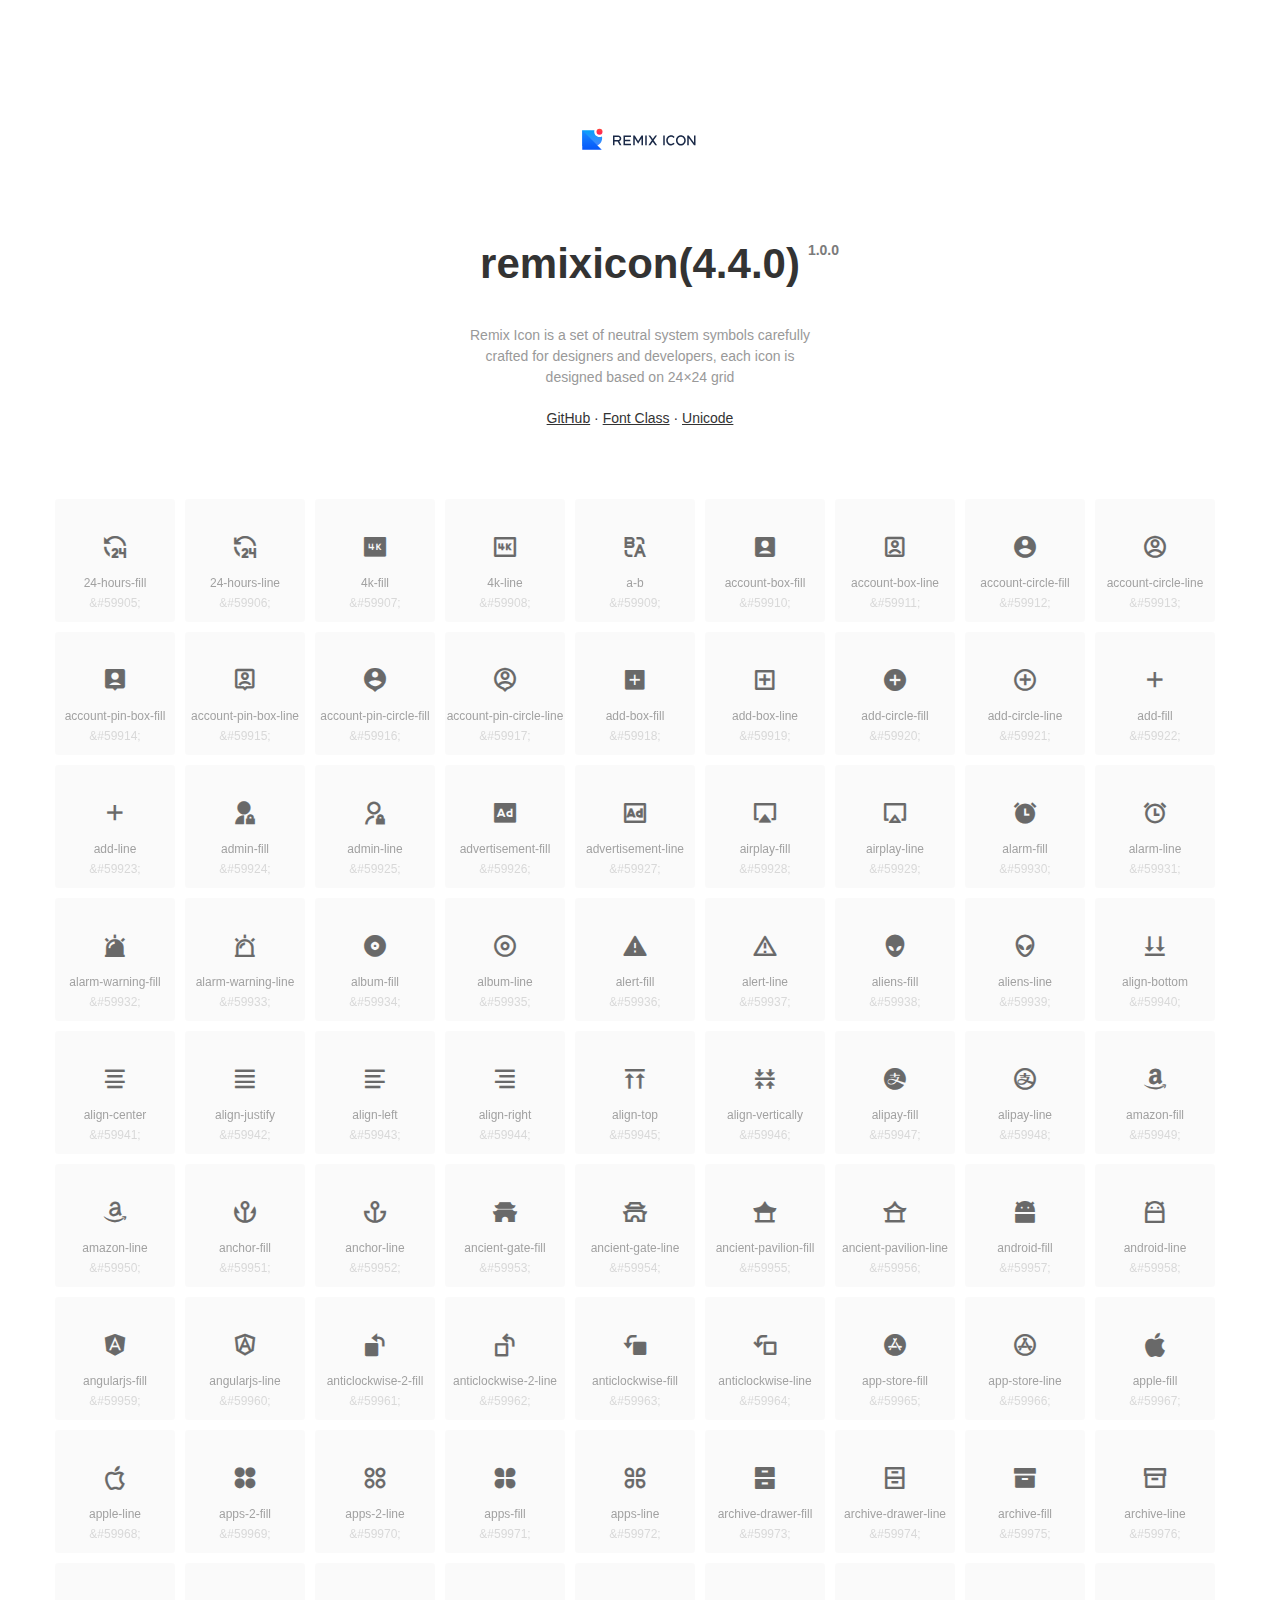
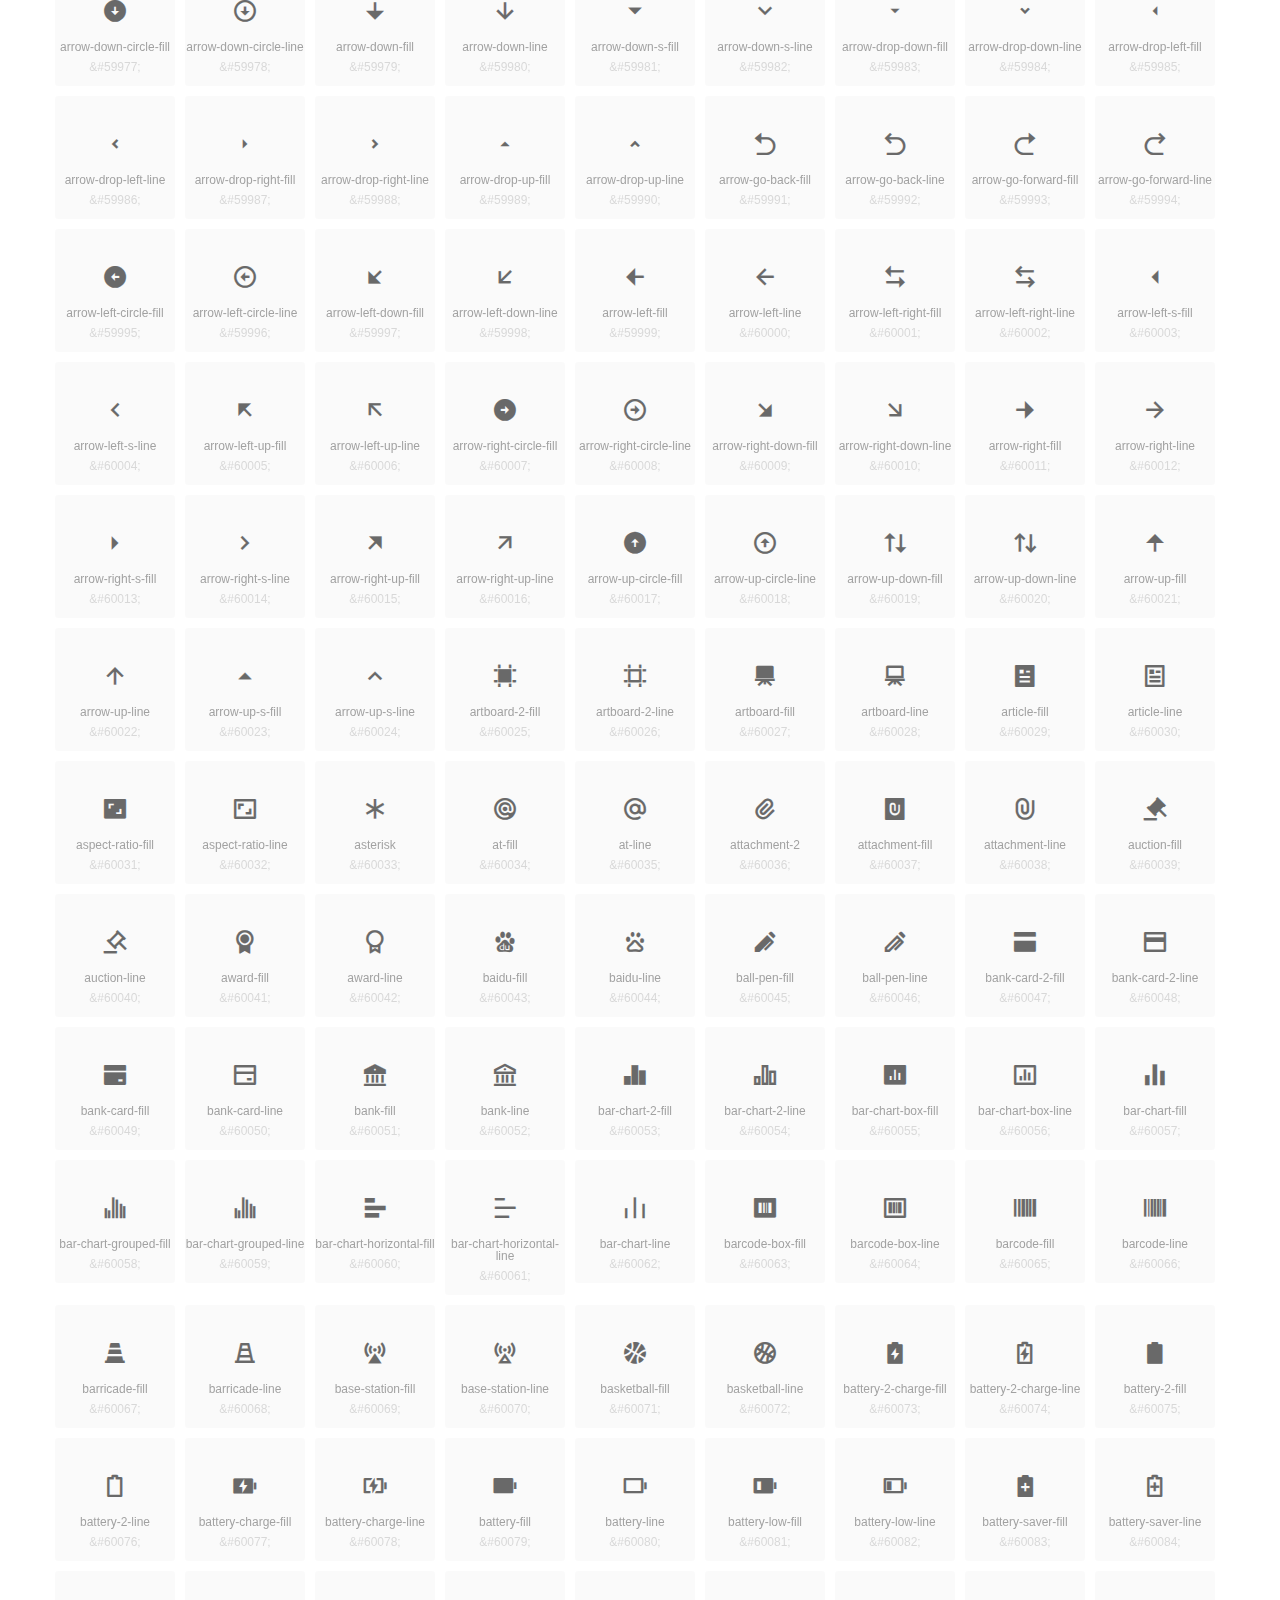
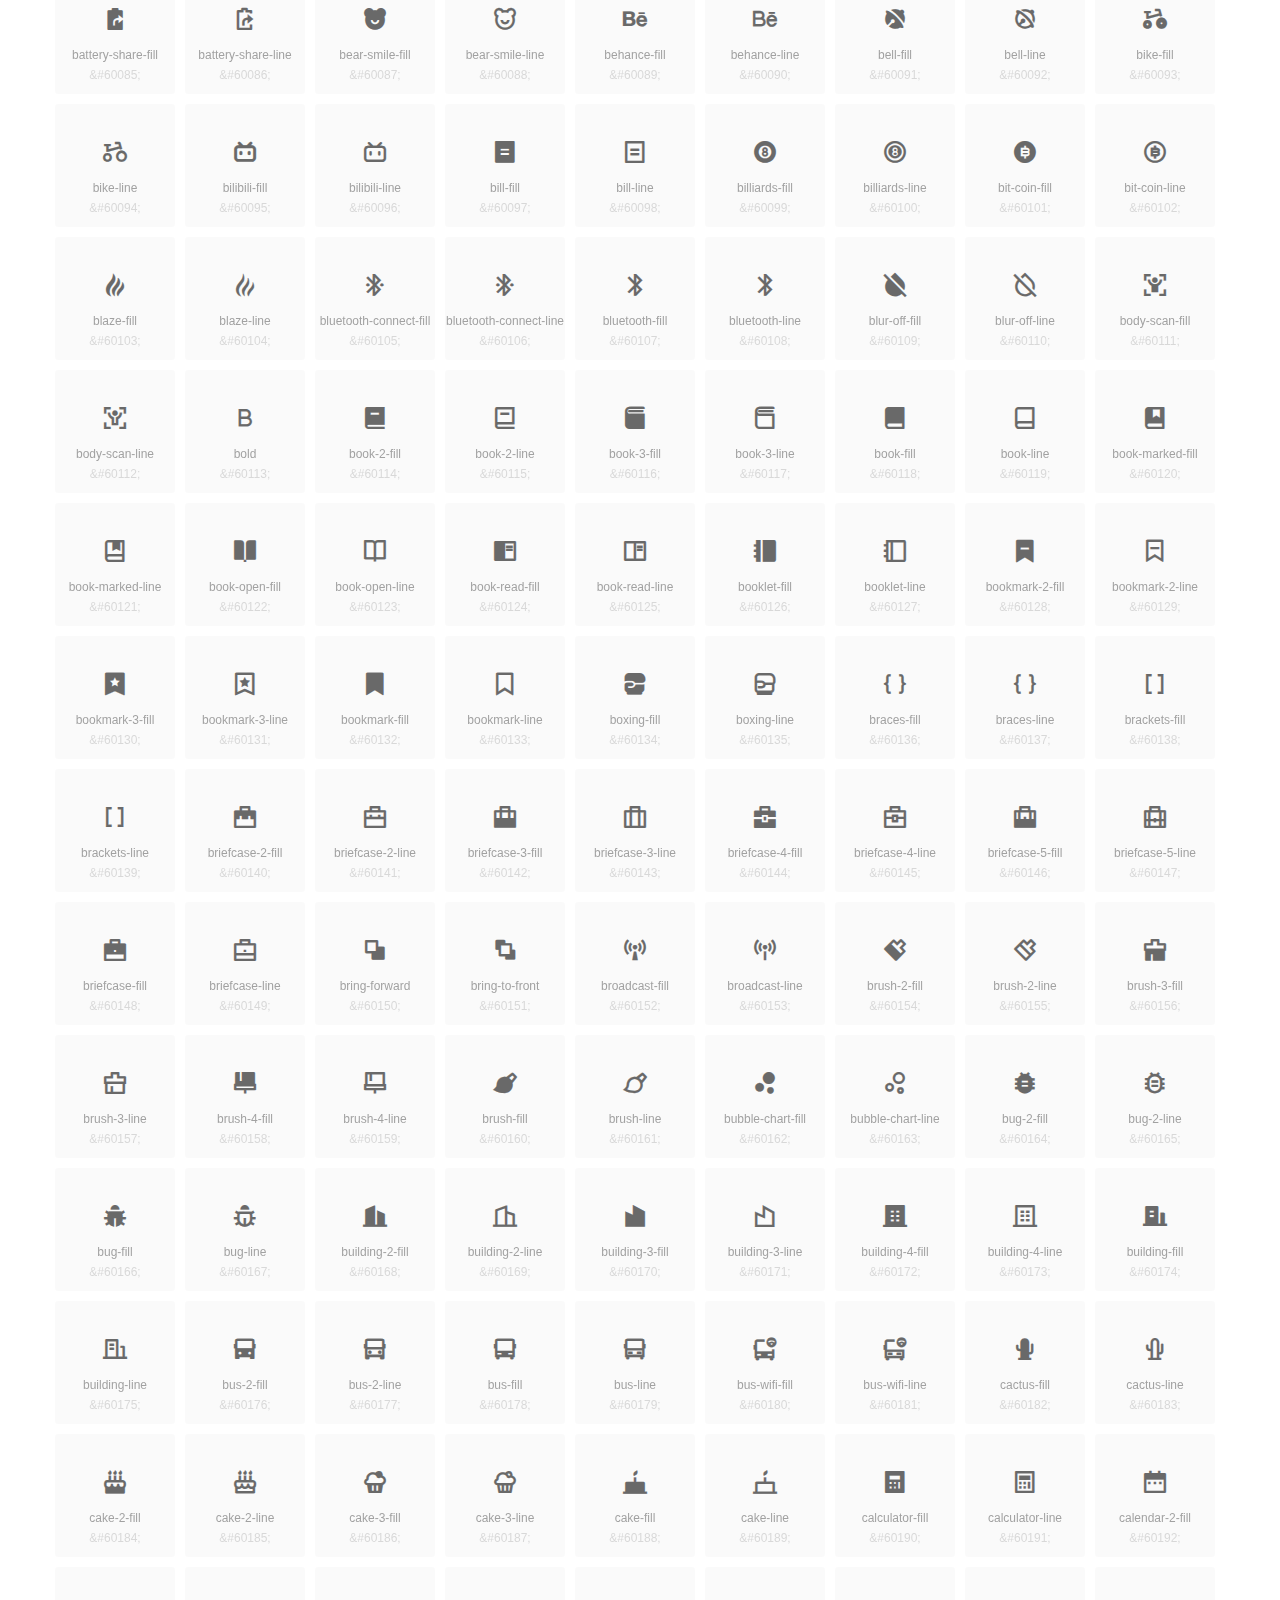
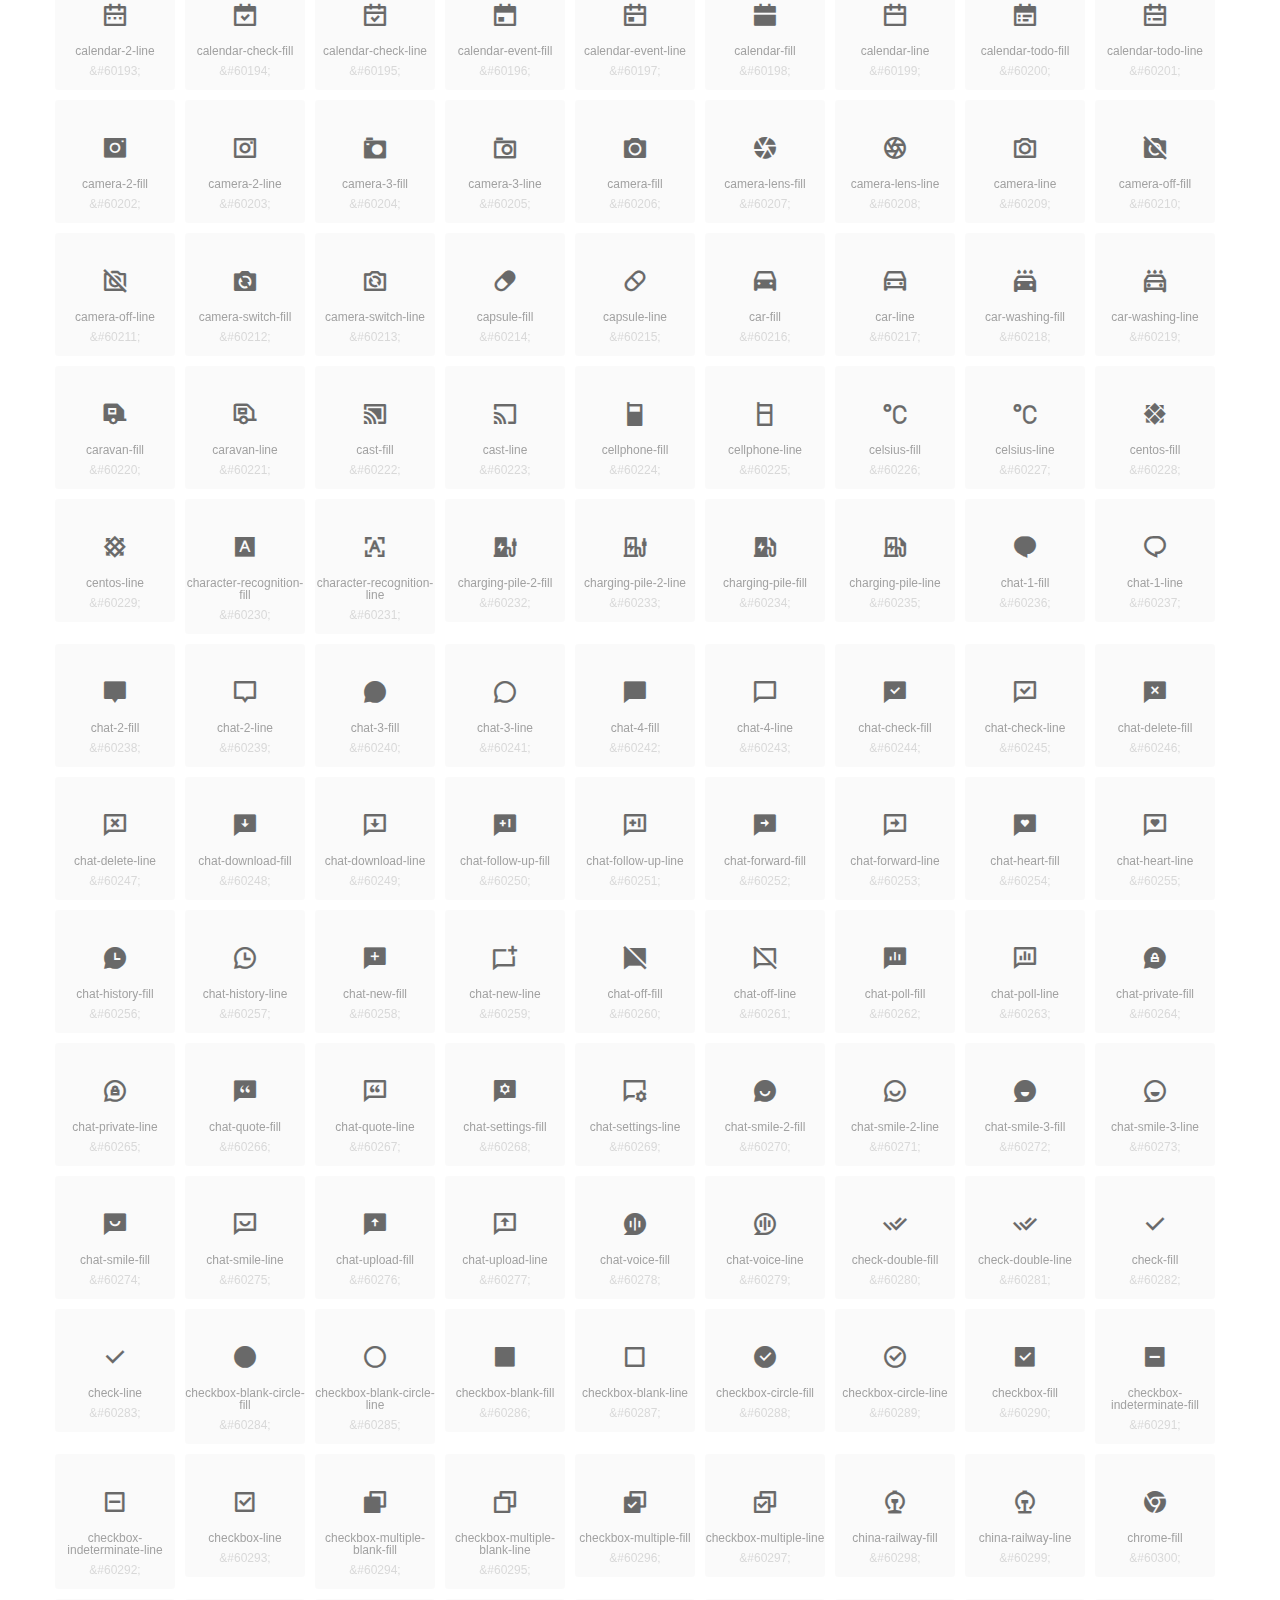
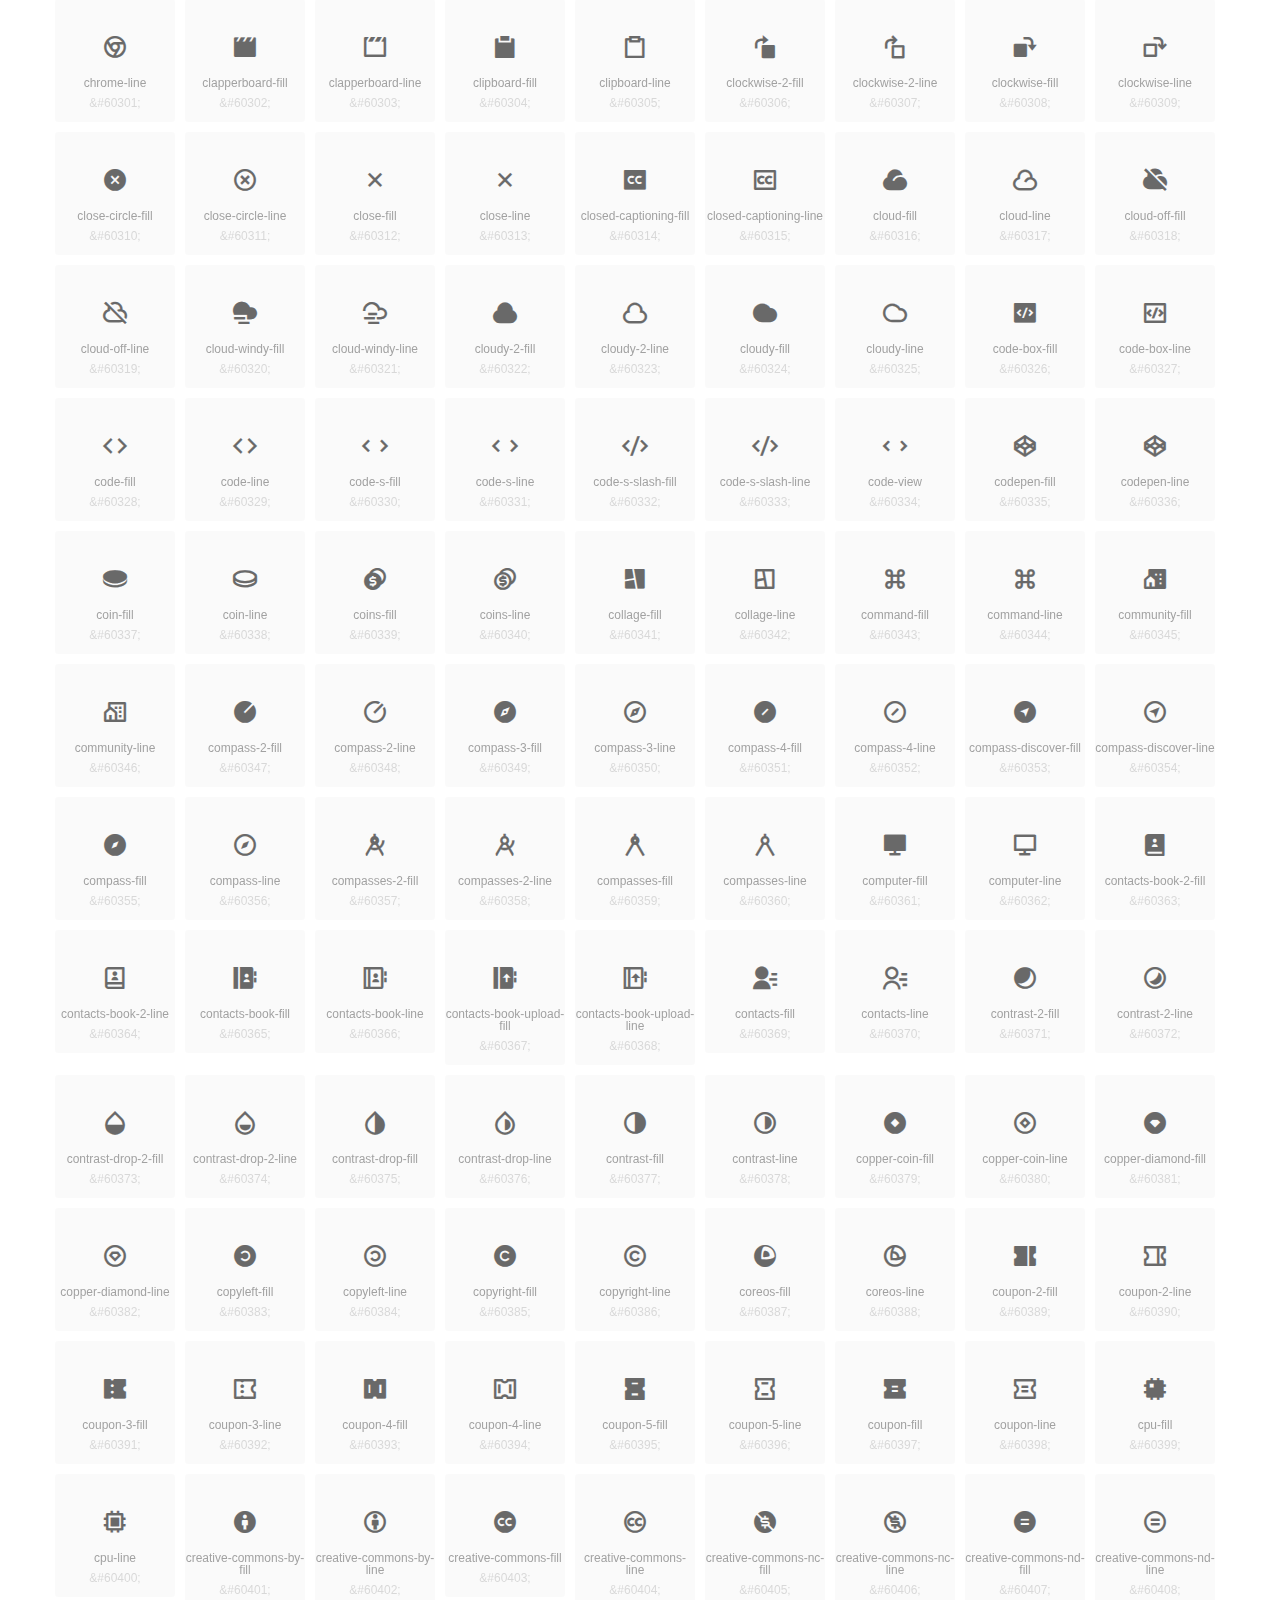
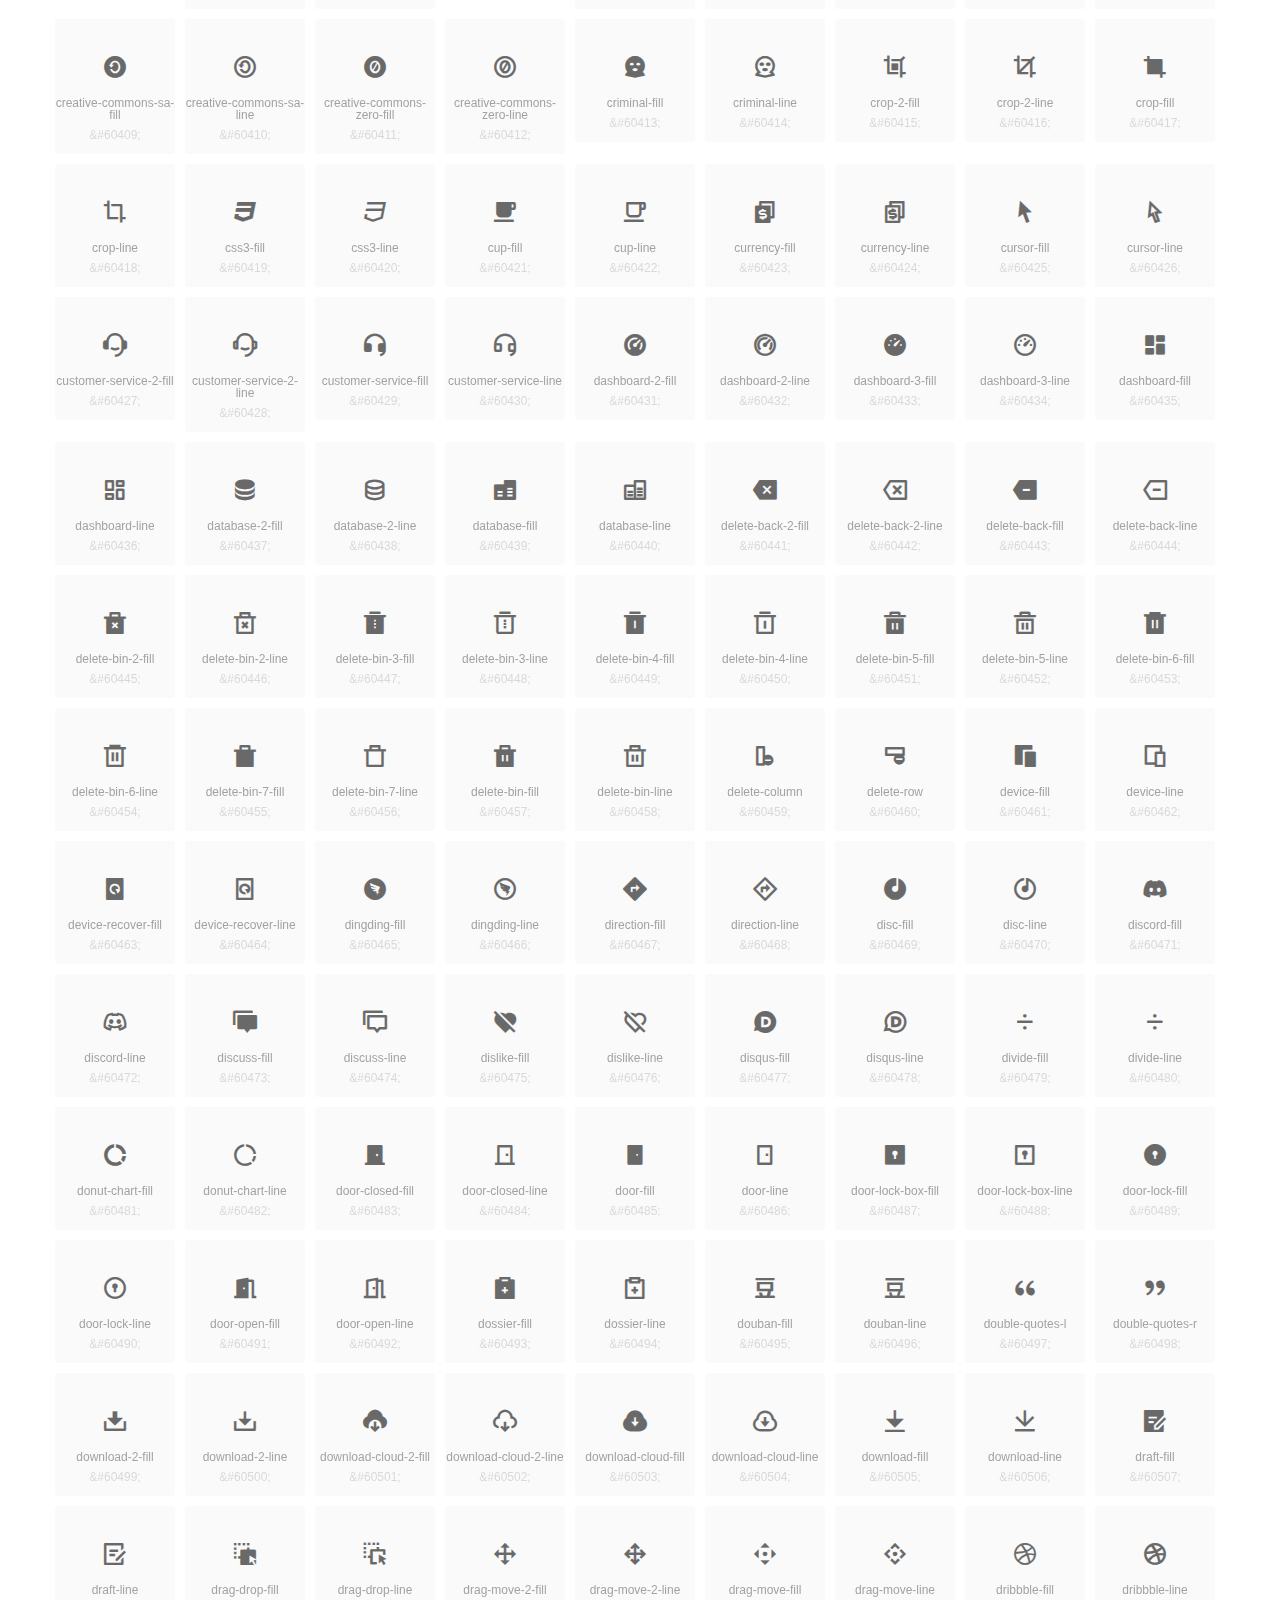
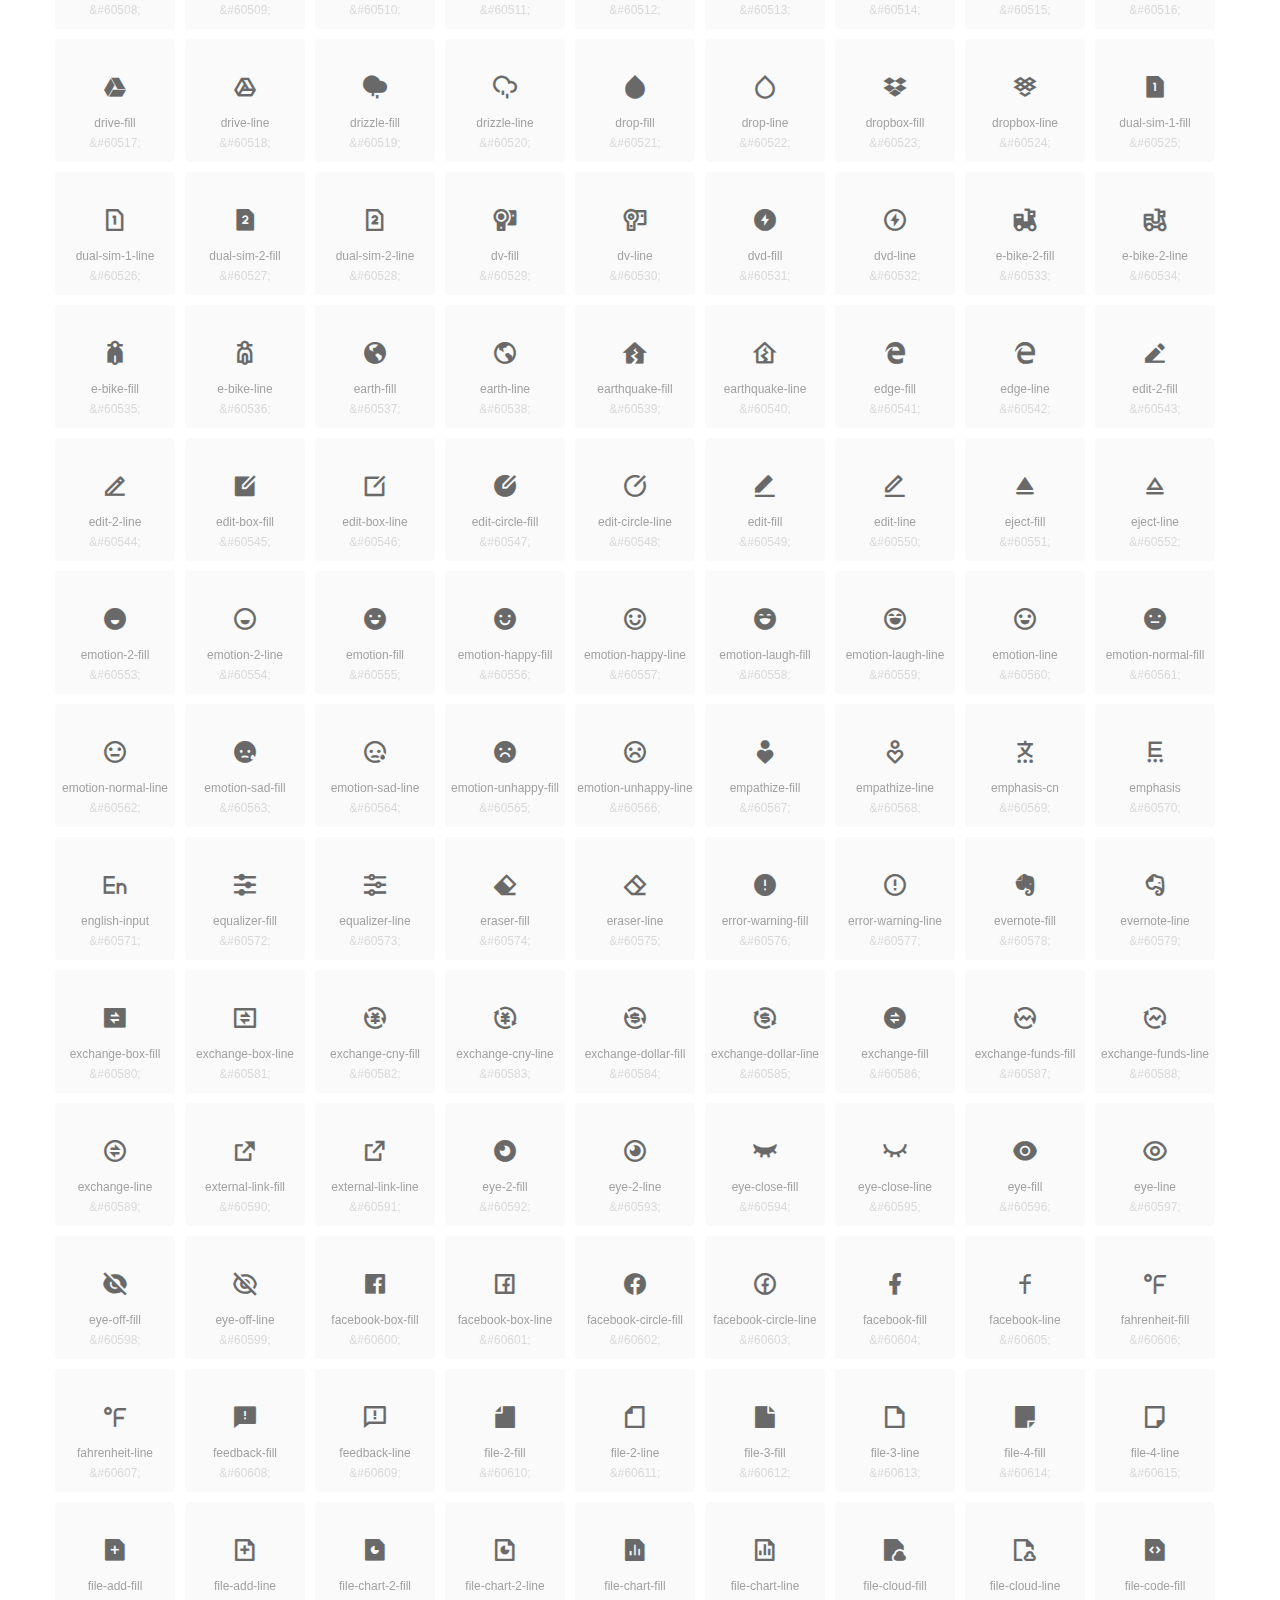
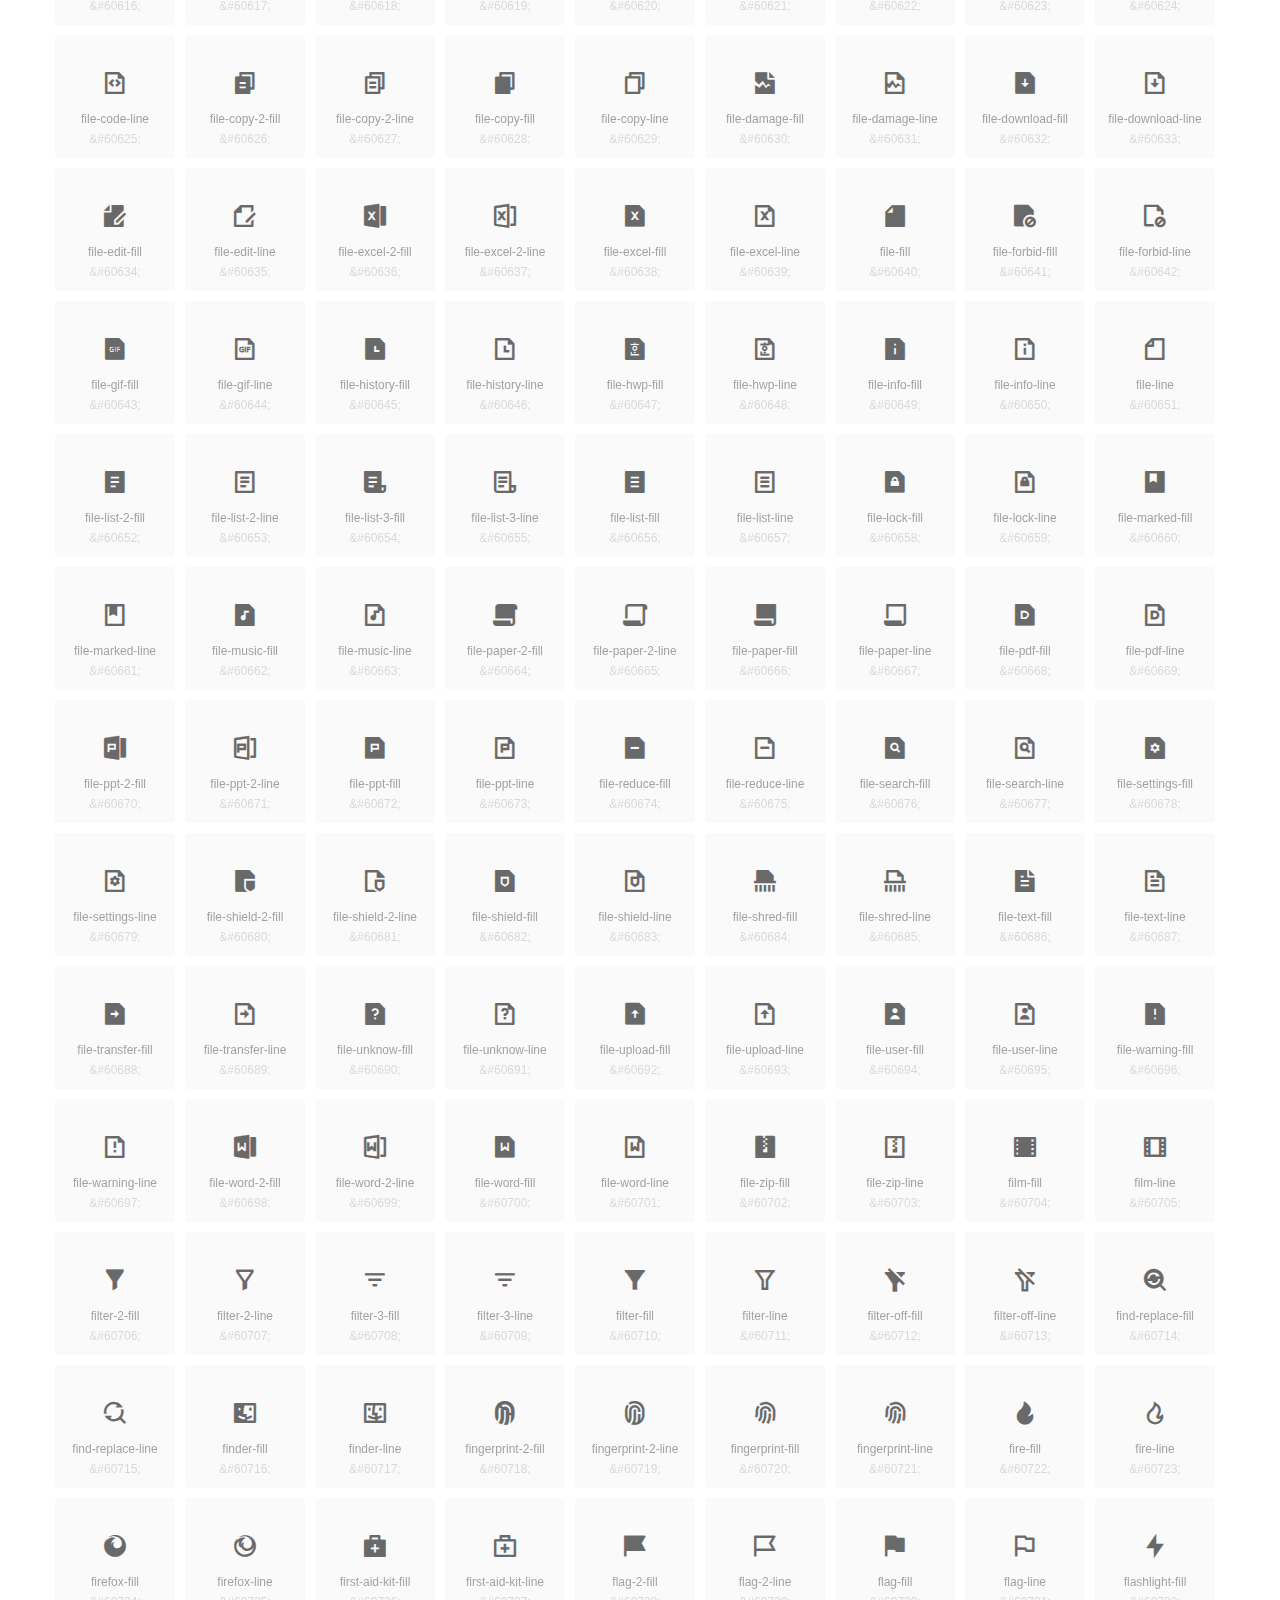
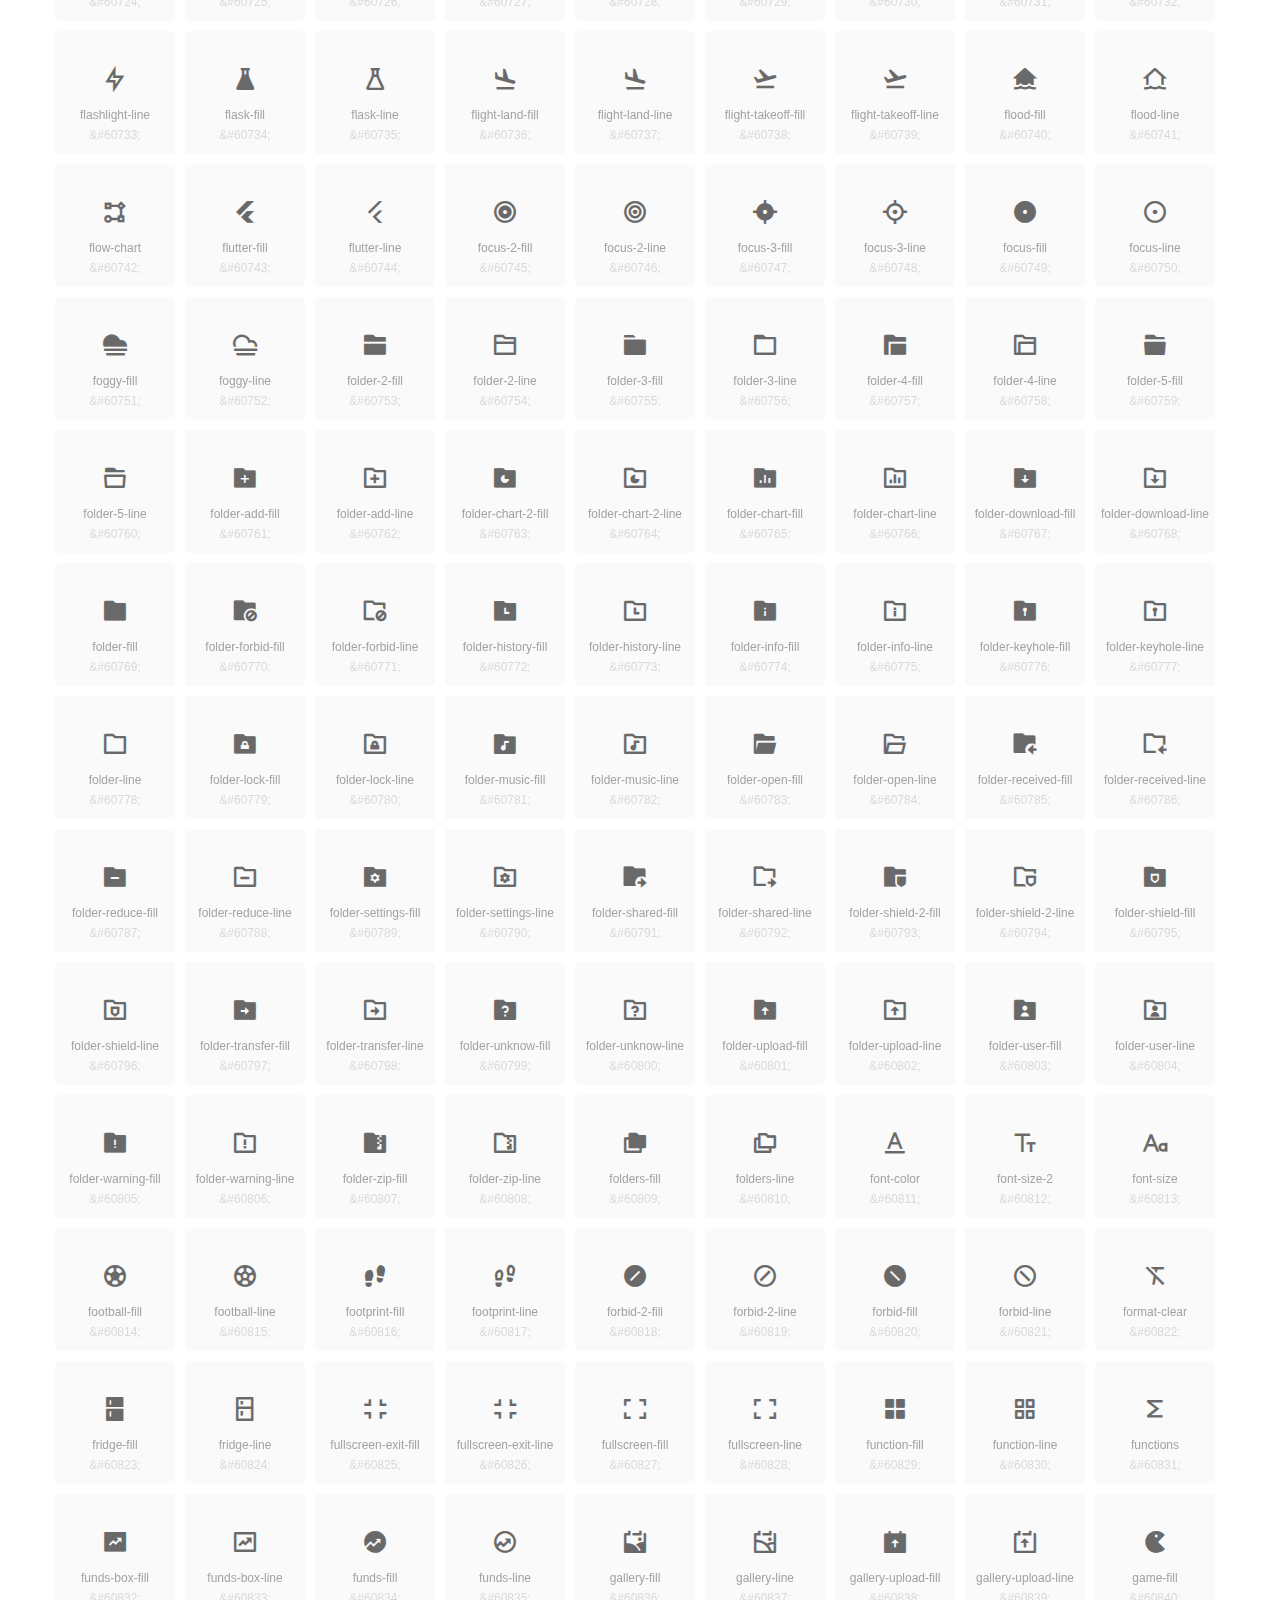
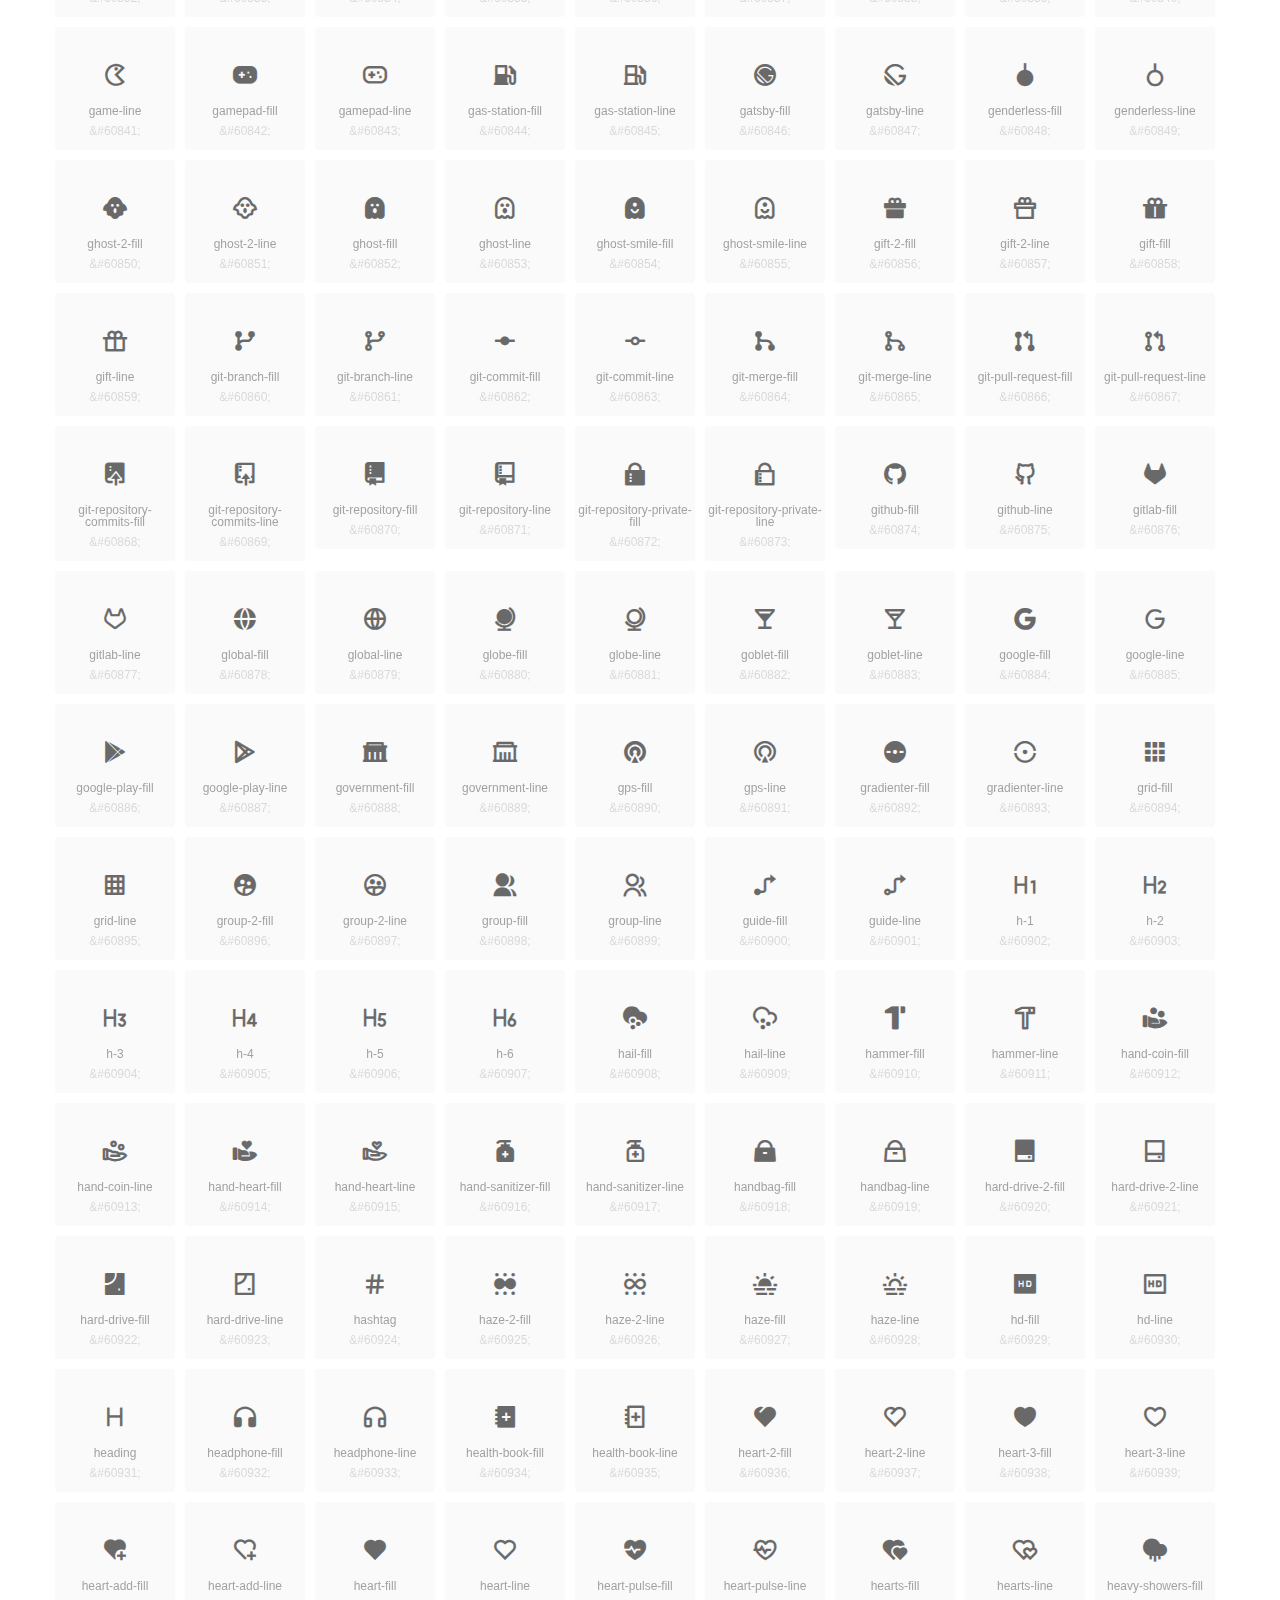
<file: fonts/unicode.html>
<!DOCTYPE html>
<html lang="en">
<head>
  <meta charset="UTF-8">
  <title>remixicon(4.4.0)</title>
  <meta name="viewport" content="width=device-width,minimum-scale=1.0,maximum-scale=1.0,user-scalable=no">
   
  <meta name="description" content="Remix Icon is a set of neutral system symbols carefully crafted for designers and developers, each icon is designed based on 24×24 grid">
   
  <meta name="keywords" content="remixicon,TTF,EOT,WOFF,WOFF2,SVG">
  
  
  
  <style>
    *{margin: 0;padding: 0;list-style: none;}
    body { color: #696969; font: 12px/1.5 tahoma, arial, \5b8b\4f53, sans-serif; }
    a { color: #333; text-decoration: underline; }
    a:hover { color: rgb(9, 73, 209); }
    .header { color: #333; text-align: center; padding: 80px 0 60px 0; min-height: 153px; font-size: 14px; }
    .header .logo svg { height: 120px; width: 120px; }
    .header h1 { font-size: 42px; padding: 26px 0 10px 0; }
    .header sup {font-size: 14px; margin: 8px 0 0 8px; position: absolute; color: #7b7b7b; }
    .info {
      color: #999;
      font-weight: normal;
      max-width: 346px;
      margin: 0 auto;
      padding: 20px 0;
      font-size: 14px;
    }

    .icons { max-width: 1190px; margin: 0 auto; }
    .icons ul { text-align: center; }
    .icons ul li {
      vertical-align: top;
      width: 120px;
      display: inline-block;
      text-align: center;
      background-color: rgba(0,0,0,.02);
      border-radius: 3px;
      padding: 29px 0 10px 0;
      margin-right: 10px;
      margin-top: 10px;
      transition: all 0.6s ease;
    }
    .icons ul li:hover { background-color: rgba(0,0,0,.06); }
    .icons ul li:hover span { color: #3c75e4; opacity: 1; }
    .icons ul li .unicode { color: #8c8c8c; opacity: 0.3; }
    .icons ul li h4 {
      font-weight: normal;
      padding: 10px 0 5px 0;
      display: block;
      color: #8c8c8c;
      font-size: 14px;
      line-height: 12px;
      opacity: 0.8;
    }
    .icons ul li:hover h4 { opacity: 1; }
    .icons ul li svg { width: 24px; height: 24px; }
    .icons ul li:hover { color: #3c75e4; }
    .footer { text-align: center; padding: 10px 0 90px 0; }
    .footer a { text-align: center; padding: 10px 0 90px 0; color: #696969;}
    .footer a:hover { color: #0949d1; }
    .links { text-align: center; padding: 50px 0 0 0; font-size: 14px; }
    
    
    .icons ul .unicode-icon span { display: block; }
    .icons ul .unicode-icon h4 { font-size: 12px; }
    @font-face {
      font-family: "remixicon";
      src: url("remixicon.eot");
      /* IE9*/
      src: url("remixicon.eot#iefix") format("embedded-opentype"),
      /* IE6-IE8 */
      url("remixicon.woff2?1729600608792") format("woff2"),
      url("remixicon.woff?1729600608792") format("woff"),
      /* chrome, firefox */
      url("remixicon.ttf?1729600608792") format("truetype"),
      /* chrome, firefox, opera, Safari, Android, iOS 4.2+*/
      url("remixicon.svg#remixicon?1729600608792") format("svg");
      /* iOS 4.1- */
    }
    .iconfont {
      font-family: "remixicon" !important;
      font-size: 26px;
      font-style: normal;
      -webkit-font-smoothing: antialiased;
      -webkit-text-stroke-width: 0.2px;
      -moz-osx-font-smoothing: grayscale;
    }
    
    
  </style>
  
</head>

<body>
  
  <div class="header">
    
    <div class="logo">
      <a href="./"><svg width="160" height="32" viewBox="0 0 160 32" fill="none" xmlns="http://www.w3.org/2000/svg">
<path d="M121.5 9.80005C123.33 9.80005 124.984 10.5797 126.165 11.8344L124.75 13.2496C123.929 12.3549 122.773 11.8 121.5 11.8C119.029 11.8 117 13.891 117 16.5C117 19.1091 119.029 21.2 121.5 21.2C122.773 21.2 123.929 20.6452 124.75 19.7505L126.165 21.1657C124.984 22.4204 123.33 23.2 121.5 23.2C117.91 23.2 115 20.2004 115 16.5C115 12.7997 117.91 9.80005 121.5 9.80005Z" fill="#1A2947"/>
<path d="M113 10V23H111V10H113Z" fill="#1A2947"/>
<path d="M154 23V9.99988H152L152 19.6019L144.997 9.99988L143 10.0039V23H145L145 13.3969L152 23H154Z" fill="#1A2947"/>
<path d="M68 10V12H60V15.5H67V17.5H60V21H68V23H58V10H68Z" fill="#1A2947"/>
<path d="M82 10L77.4999 17.201L73 10H71V23H73V13.775L77.4999 20.975L82 13.773V23H84V10H82Z" fill="#1A2947"/>
<path d="M89 10V23H87V10H89Z" fill="#1A2947"/>
<path d="M96.9999 14.7565L93.6689 9.99951H91.2279L95.7789 16.4995L91.2289 22.9995H93.6689L96.9999 18.2435L100.33 22.9995H102.772L98.2209 16.4995L102.773 9.99951H100.33L96.9999 14.7565Z" fill="#1A2947"/>
<path fill-rule="evenodd" clip-rule="evenodd" d="M141 16.5C141 12.7997 138.09 9.80005 134.5 9.80005C130.91 9.80005 128 12.7997 128 16.5C128 20.2004 130.91 23.2 134.5 23.2C138.09 23.2 141 20.2004 141 16.5ZM130 16.5C130 13.891 132.029 11.8 134.5 11.8C136.971 11.8 139 13.891 139 16.5C139 19.1091 136.971 21.2 134.5 21.2C132.029 21.2 130 19.1091 130 16.5Z" fill="#1A2947"/>
<path fill-rule="evenodd" clip-rule="evenodd" d="M51 10C53.2091 10 55 11.7909 55 14C55 15.7175 53.9176 17.1821 52.3977 17.749L55.1901 22.999H52.9251L50.267 18H46V23H44V10H51ZM46 11.999V15.999L51 16C52.1046 16 53 15.1046 53 14C53 12.8955 52.1 12 51 12L46 11.999Z" fill="#1A2947"/>
<path fill-rule="evenodd" clip-rule="evenodd" d="M19.2887 3.00389C19.1928 3.0013 19.0965 3 19 3H3V24H19C24.799 24 29.5 19.299 29.5 13.5C29.5 12.7108 29.4129 11.942 29.2479 11.2025C28.2772 11.7119 27.1722 12 26 12C22.134 12 19 8.86599 19 5C19 4.30645 19.1009 3.63646 19.2887 3.00389Z" fill="url(#paint0_linear_960_1054)"/>
<g filter="url(#filter0_b_960_1054)">
<path fill-rule="evenodd" clip-rule="evenodd" d="M3 3L29 29H3V3Z" fill="url(#paint1_linear_960_1054)"/>
</g>
<circle cx="26" cy="5" r="4" fill="url(#paint2_linear_960_1054)"/>
<defs>
<filter id="filter0_b_960_1054" x="-2.43656" y="-2.43656" width="36.8731" height="36.8731" filterUnits="userSpaceOnUse" color-interpolation-filters="sRGB">
<feFlood flood-opacity="0" result="BackgroundImageFix"/>
<feGaussianBlur in="BackgroundImage" stdDeviation="2.71828"/>
<feComposite in2="SourceAlpha" operator="in" result="effect1_backgroundBlur_960_1054"/>
<feBlend mode="normal" in="SourceGraphic" in2="effect1_backgroundBlur_960_1054" result="shape"/>
</filter>
<linearGradient id="paint0_linear_960_1054" x1="3" y1="3" x2="3" y2="24" gradientUnits="userSpaceOnUse">
<stop stop-color="#05A0FA"/>
<stop offset="1" stop-color="#4785FF"/>
</linearGradient>
<linearGradient id="paint1_linear_960_1054" x1="3" y1="3" x2="3" y2="29" gradientUnits="userSpaceOnUse">
<stop stop-color="#1A8CFF"/>
<stop offset="1" stop-color="#0557FA"/>
</linearGradient>
<linearGradient id="paint2_linear_960_1054" x1="22" y1="1" x2="22" y2="9" gradientUnits="userSpaceOnUse">
<stop stop-color="#FF463A"/>
<stop offset="1" stop-color="#FF1F5A"/>
</linearGradient>
</defs>
</svg>
</a>
    </div>
    
    <h1>remixicon(4.4.0)<sup>1.0.0</sup></h1>
    <div class="info">
      Remix Icon is a set of neutral system symbols carefully crafted for designers and developers, each icon is designed based on 24×24 grid
    </div>
    <p>
      
      <a href="https://github.com/Remix-Design/remixicon.git">GitHub</a> · 
      
      <a href="index.html">Font Class</a> · 
      
      <a href="unicode.html">Unicode</a>
      
    </p>
  </div>
  <div class="icons">
    <ul>
      <li class="unicode-icon"><span class="iconfont"></span><h4>24-hours-fill</h4><span class="unicode">&amp;#59905;</span></li><li class="unicode-icon"><span class="iconfont"></span><h4>24-hours-line</h4><span class="unicode">&amp;#59906;</span></li><li class="unicode-icon"><span class="iconfont"></span><h4>4k-fill</h4><span class="unicode">&amp;#59907;</span></li><li class="unicode-icon"><span class="iconfont"></span><h4>4k-line</h4><span class="unicode">&amp;#59908;</span></li><li class="unicode-icon"><span class="iconfont"></span><h4>a-b</h4><span class="unicode">&amp;#59909;</span></li><li class="unicode-icon"><span class="iconfont"></span><h4>account-box-fill</h4><span class="unicode">&amp;#59910;</span></li><li class="unicode-icon"><span class="iconfont"></span><h4>account-box-line</h4><span class="unicode">&amp;#59911;</span></li><li class="unicode-icon"><span class="iconfont"></span><h4>account-circle-fill</h4><span class="unicode">&amp;#59912;</span></li><li class="unicode-icon"><span class="iconfont"></span><h4>account-circle-line</h4><span class="unicode">&amp;#59913;</span></li><li class="unicode-icon"><span class="iconfont"></span><h4>account-pin-box-fill</h4><span class="unicode">&amp;#59914;</span></li><li class="unicode-icon"><span class="iconfont"></span><h4>account-pin-box-line</h4><span class="unicode">&amp;#59915;</span></li><li class="unicode-icon"><span class="iconfont"></span><h4>account-pin-circle-fill</h4><span class="unicode">&amp;#59916;</span></li><li class="unicode-icon"><span class="iconfont"></span><h4>account-pin-circle-line</h4><span class="unicode">&amp;#59917;</span></li><li class="unicode-icon"><span class="iconfont"></span><h4>add-box-fill</h4><span class="unicode">&amp;#59918;</span></li><li class="unicode-icon"><span class="iconfont"></span><h4>add-box-line</h4><span class="unicode">&amp;#59919;</span></li><li class="unicode-icon"><span class="iconfont"></span><h4>add-circle-fill</h4><span class="unicode">&amp;#59920;</span></li><li class="unicode-icon"><span class="iconfont"></span><h4>add-circle-line</h4><span class="unicode">&amp;#59921;</span></li><li class="unicode-icon"><span class="iconfont"></span><h4>add-fill</h4><span class="unicode">&amp;#59922;</span></li><li class="unicode-icon"><span class="iconfont"></span><h4>add-line</h4><span class="unicode">&amp;#59923;</span></li><li class="unicode-icon"><span class="iconfont"></span><h4>admin-fill</h4><span class="unicode">&amp;#59924;</span></li><li class="unicode-icon"><span class="iconfont"></span><h4>admin-line</h4><span class="unicode">&amp;#59925;</span></li><li class="unicode-icon"><span class="iconfont"></span><h4>advertisement-fill</h4><span class="unicode">&amp;#59926;</span></li><li class="unicode-icon"><span class="iconfont"></span><h4>advertisement-line</h4><span class="unicode">&amp;#59927;</span></li><li class="unicode-icon"><span class="iconfont"></span><h4>airplay-fill</h4><span class="unicode">&amp;#59928;</span></li><li class="unicode-icon"><span class="iconfont"></span><h4>airplay-line</h4><span class="unicode">&amp;#59929;</span></li><li class="unicode-icon"><span class="iconfont"></span><h4>alarm-fill</h4><span class="unicode">&amp;#59930;</span></li><li class="unicode-icon"><span class="iconfont"></span><h4>alarm-line</h4><span class="unicode">&amp;#59931;</span></li><li class="unicode-icon"><span class="iconfont"></span><h4>alarm-warning-fill</h4><span class="unicode">&amp;#59932;</span></li><li class="unicode-icon"><span class="iconfont"></span><h4>alarm-warning-line</h4><span class="unicode">&amp;#59933;</span></li><li class="unicode-icon"><span class="iconfont"></span><h4>album-fill</h4><span class="unicode">&amp;#59934;</span></li><li class="unicode-icon"><span class="iconfont"></span><h4>album-line</h4><span class="unicode">&amp;#59935;</span></li><li class="unicode-icon"><span class="iconfont"></span><h4>alert-fill</h4><span class="unicode">&amp;#59936;</span></li><li class="unicode-icon"><span class="iconfont"></span><h4>alert-line</h4><span class="unicode">&amp;#59937;</span></li><li class="unicode-icon"><span class="iconfont"></span><h4>aliens-fill</h4><span class="unicode">&amp;#59938;</span></li><li class="unicode-icon"><span class="iconfont"></span><h4>aliens-line</h4><span class="unicode">&amp;#59939;</span></li><li class="unicode-icon"><span class="iconfont"></span><h4>align-bottom</h4><span class="unicode">&amp;#59940;</span></li><li class="unicode-icon"><span class="iconfont"></span><h4>align-center</h4><span class="unicode">&amp;#59941;</span></li><li class="unicode-icon"><span class="iconfont"></span><h4>align-justify</h4><span class="unicode">&amp;#59942;</span></li><li class="unicode-icon"><span class="iconfont"></span><h4>align-left</h4><span class="unicode">&amp;#59943;</span></li><li class="unicode-icon"><span class="iconfont"></span><h4>align-right</h4><span class="unicode">&amp;#59944;</span></li><li class="unicode-icon"><span class="iconfont"></span><h4>align-top</h4><span class="unicode">&amp;#59945;</span></li><li class="unicode-icon"><span class="iconfont"></span><h4>align-vertically</h4><span class="unicode">&amp;#59946;</span></li><li class="unicode-icon"><span class="iconfont"></span><h4>alipay-fill</h4><span class="unicode">&amp;#59947;</span></li><li class="unicode-icon"><span class="iconfont"></span><h4>alipay-line</h4><span class="unicode">&amp;#59948;</span></li><li class="unicode-icon"><span class="iconfont"></span><h4>amazon-fill</h4><span class="unicode">&amp;#59949;</span></li><li class="unicode-icon"><span class="iconfont"></span><h4>amazon-line</h4><span class="unicode">&amp;#59950;</span></li><li class="unicode-icon"><span class="iconfont"></span><h4>anchor-fill</h4><span class="unicode">&amp;#59951;</span></li><li class="unicode-icon"><span class="iconfont"></span><h4>anchor-line</h4><span class="unicode">&amp;#59952;</span></li><li class="unicode-icon"><span class="iconfont"></span><h4>ancient-gate-fill</h4><span class="unicode">&amp;#59953;</span></li><li class="unicode-icon"><span class="iconfont"></span><h4>ancient-gate-line</h4><span class="unicode">&amp;#59954;</span></li><li class="unicode-icon"><span class="iconfont"></span><h4>ancient-pavilion-fill</h4><span class="unicode">&amp;#59955;</span></li><li class="unicode-icon"><span class="iconfont"></span><h4>ancient-pavilion-line</h4><span class="unicode">&amp;#59956;</span></li><li class="unicode-icon"><span class="iconfont"></span><h4>android-fill</h4><span class="unicode">&amp;#59957;</span></li><li class="unicode-icon"><span class="iconfont"></span><h4>android-line</h4><span class="unicode">&amp;#59958;</span></li><li class="unicode-icon"><span class="iconfont"></span><h4>angularjs-fill</h4><span class="unicode">&amp;#59959;</span></li><li class="unicode-icon"><span class="iconfont"></span><h4>angularjs-line</h4><span class="unicode">&amp;#59960;</span></li><li class="unicode-icon"><span class="iconfont"></span><h4>anticlockwise-2-fill</h4><span class="unicode">&amp;#59961;</span></li><li class="unicode-icon"><span class="iconfont"></span><h4>anticlockwise-2-line</h4><span class="unicode">&amp;#59962;</span></li><li class="unicode-icon"><span class="iconfont"></span><h4>anticlockwise-fill</h4><span class="unicode">&amp;#59963;</span></li><li class="unicode-icon"><span class="iconfont"></span><h4>anticlockwise-line</h4><span class="unicode">&amp;#59964;</span></li><li class="unicode-icon"><span class="iconfont"></span><h4>app-store-fill</h4><span class="unicode">&amp;#59965;</span></li><li class="unicode-icon"><span class="iconfont"></span><h4>app-store-line</h4><span class="unicode">&amp;#59966;</span></li><li class="unicode-icon"><span class="iconfont"></span><h4>apple-fill</h4><span class="unicode">&amp;#59967;</span></li><li class="unicode-icon"><span class="iconfont"></span><h4>apple-line</h4><span class="unicode">&amp;#59968;</span></li><li class="unicode-icon"><span class="iconfont"></span><h4>apps-2-fill</h4><span class="unicode">&amp;#59969;</span></li><li class="unicode-icon"><span class="iconfont"></span><h4>apps-2-line</h4><span class="unicode">&amp;#59970;</span></li><li class="unicode-icon"><span class="iconfont"></span><h4>apps-fill</h4><span class="unicode">&amp;#59971;</span></li><li class="unicode-icon"><span class="iconfont"></span><h4>apps-line</h4><span class="unicode">&amp;#59972;</span></li><li class="unicode-icon"><span class="iconfont"></span><h4>archive-drawer-fill</h4><span class="unicode">&amp;#59973;</span></li><li class="unicode-icon"><span class="iconfont"></span><h4>archive-drawer-line</h4><span class="unicode">&amp;#59974;</span></li><li class="unicode-icon"><span class="iconfont"></span><h4>archive-fill</h4><span class="unicode">&amp;#59975;</span></li><li class="unicode-icon"><span class="iconfont"></span><h4>archive-line</h4><span class="unicode">&amp;#59976;</span></li><li class="unicode-icon"><span class="iconfont"></span><h4>arrow-down-circle-fill</h4><span class="unicode">&amp;#59977;</span></li><li class="unicode-icon"><span class="iconfont"></span><h4>arrow-down-circle-line</h4><span class="unicode">&amp;#59978;</span></li><li class="unicode-icon"><span class="iconfont"></span><h4>arrow-down-fill</h4><span class="unicode">&amp;#59979;</span></li><li class="unicode-icon"><span class="iconfont"></span><h4>arrow-down-line</h4><span class="unicode">&amp;#59980;</span></li><li class="unicode-icon"><span class="iconfont"></span><h4>arrow-down-s-fill</h4><span class="unicode">&amp;#59981;</span></li><li class="unicode-icon"><span class="iconfont"></span><h4>arrow-down-s-line</h4><span class="unicode">&amp;#59982;</span></li><li class="unicode-icon"><span class="iconfont"></span><h4>arrow-drop-down-fill</h4><span class="unicode">&amp;#59983;</span></li><li class="unicode-icon"><span class="iconfont"></span><h4>arrow-drop-down-line</h4><span class="unicode">&amp;#59984;</span></li><li class="unicode-icon"><span class="iconfont"></span><h4>arrow-drop-left-fill</h4><span class="unicode">&amp;#59985;</span></li><li class="unicode-icon"><span class="iconfont"></span><h4>arrow-drop-left-line</h4><span class="unicode">&amp;#59986;</span></li><li class="unicode-icon"><span class="iconfont"></span><h4>arrow-drop-right-fill</h4><span class="unicode">&amp;#59987;</span></li><li class="unicode-icon"><span class="iconfont"></span><h4>arrow-drop-right-line</h4><span class="unicode">&amp;#59988;</span></li><li class="unicode-icon"><span class="iconfont"></span><h4>arrow-drop-up-fill</h4><span class="unicode">&amp;#59989;</span></li><li class="unicode-icon"><span class="iconfont"></span><h4>arrow-drop-up-line</h4><span class="unicode">&amp;#59990;</span></li><li class="unicode-icon"><span class="iconfont"></span><h4>arrow-go-back-fill</h4><span class="unicode">&amp;#59991;</span></li><li class="unicode-icon"><span class="iconfont"></span><h4>arrow-go-back-line</h4><span class="unicode">&amp;#59992;</span></li><li class="unicode-icon"><span class="iconfont"></span><h4>arrow-go-forward-fill</h4><span class="unicode">&amp;#59993;</span></li><li class="unicode-icon"><span class="iconfont"></span><h4>arrow-go-forward-line</h4><span class="unicode">&amp;#59994;</span></li><li class="unicode-icon"><span class="iconfont"></span><h4>arrow-left-circle-fill</h4><span class="unicode">&amp;#59995;</span></li><li class="unicode-icon"><span class="iconfont"></span><h4>arrow-left-circle-line</h4><span class="unicode">&amp;#59996;</span></li><li class="unicode-icon"><span class="iconfont"></span><h4>arrow-left-down-fill</h4><span class="unicode">&amp;#59997;</span></li><li class="unicode-icon"><span class="iconfont"></span><h4>arrow-left-down-line</h4><span class="unicode">&amp;#59998;</span></li><li class="unicode-icon"><span class="iconfont"></span><h4>arrow-left-fill</h4><span class="unicode">&amp;#59999;</span></li><li class="unicode-icon"><span class="iconfont"></span><h4>arrow-left-line</h4><span class="unicode">&amp;#60000;</span></li><li class="unicode-icon"><span class="iconfont"></span><h4>arrow-left-right-fill</h4><span class="unicode">&amp;#60001;</span></li><li class="unicode-icon"><span class="iconfont"></span><h4>arrow-left-right-line</h4><span class="unicode">&amp;#60002;</span></li><li class="unicode-icon"><span class="iconfont"></span><h4>arrow-left-s-fill</h4><span class="unicode">&amp;#60003;</span></li><li class="unicode-icon"><span class="iconfont"></span><h4>arrow-left-s-line</h4><span class="unicode">&amp;#60004;</span></li><li class="unicode-icon"><span class="iconfont"></span><h4>arrow-left-up-fill</h4><span class="unicode">&amp;#60005;</span></li><li class="unicode-icon"><span class="iconfont"></span><h4>arrow-left-up-line</h4><span class="unicode">&amp;#60006;</span></li><li class="unicode-icon"><span class="iconfont"></span><h4>arrow-right-circle-fill</h4><span class="unicode">&amp;#60007;</span></li><li class="unicode-icon"><span class="iconfont"></span><h4>arrow-right-circle-line</h4><span class="unicode">&amp;#60008;</span></li><li class="unicode-icon"><span class="iconfont"></span><h4>arrow-right-down-fill</h4><span class="unicode">&amp;#60009;</span></li><li class="unicode-icon"><span class="iconfont"></span><h4>arrow-right-down-line</h4><span class="unicode">&amp;#60010;</span></li><li class="unicode-icon"><span class="iconfont"></span><h4>arrow-right-fill</h4><span class="unicode">&amp;#60011;</span></li><li class="unicode-icon"><span class="iconfont"></span><h4>arrow-right-line</h4><span class="unicode">&amp;#60012;</span></li><li class="unicode-icon"><span class="iconfont"></span><h4>arrow-right-s-fill</h4><span class="unicode">&amp;#60013;</span></li><li class="unicode-icon"><span class="iconfont"></span><h4>arrow-right-s-line</h4><span class="unicode">&amp;#60014;</span></li><li class="unicode-icon"><span class="iconfont"></span><h4>arrow-right-up-fill</h4><span class="unicode">&amp;#60015;</span></li><li class="unicode-icon"><span class="iconfont"></span><h4>arrow-right-up-line</h4><span class="unicode">&amp;#60016;</span></li><li class="unicode-icon"><span class="iconfont"></span><h4>arrow-up-circle-fill</h4><span class="unicode">&amp;#60017;</span></li><li class="unicode-icon"><span class="iconfont"></span><h4>arrow-up-circle-line</h4><span class="unicode">&amp;#60018;</span></li><li class="unicode-icon"><span class="iconfont"></span><h4>arrow-up-down-fill</h4><span class="unicode">&amp;#60019;</span></li><li class="unicode-icon"><span class="iconfont"></span><h4>arrow-up-down-line</h4><span class="unicode">&amp;#60020;</span></li><li class="unicode-icon"><span class="iconfont"></span><h4>arrow-up-fill</h4><span class="unicode">&amp;#60021;</span></li><li class="unicode-icon"><span class="iconfont"></span><h4>arrow-up-line</h4><span class="unicode">&amp;#60022;</span></li><li class="unicode-icon"><span class="iconfont"></span><h4>arrow-up-s-fill</h4><span class="unicode">&amp;#60023;</span></li><li class="unicode-icon"><span class="iconfont"></span><h4>arrow-up-s-line</h4><span class="unicode">&amp;#60024;</span></li><li class="unicode-icon"><span class="iconfont"></span><h4>artboard-2-fill</h4><span class="unicode">&amp;#60025;</span></li><li class="unicode-icon"><span class="iconfont"></span><h4>artboard-2-line</h4><span class="unicode">&amp;#60026;</span></li><li class="unicode-icon"><span class="iconfont"></span><h4>artboard-fill</h4><span class="unicode">&amp;#60027;</span></li><li class="unicode-icon"><span class="iconfont"></span><h4>artboard-line</h4><span class="unicode">&amp;#60028;</span></li><li class="unicode-icon"><span class="iconfont"></span><h4>article-fill</h4><span class="unicode">&amp;#60029;</span></li><li class="unicode-icon"><span class="iconfont"></span><h4>article-line</h4><span class="unicode">&amp;#60030;</span></li><li class="unicode-icon"><span class="iconfont"></span><h4>aspect-ratio-fill</h4><span class="unicode">&amp;#60031;</span></li><li class="unicode-icon"><span class="iconfont"></span><h4>aspect-ratio-line</h4><span class="unicode">&amp;#60032;</span></li><li class="unicode-icon"><span class="iconfont"></span><h4>asterisk</h4><span class="unicode">&amp;#60033;</span></li><li class="unicode-icon"><span class="iconfont"></span><h4>at-fill</h4><span class="unicode">&amp;#60034;</span></li><li class="unicode-icon"><span class="iconfont"></span><h4>at-line</h4><span class="unicode">&amp;#60035;</span></li><li class="unicode-icon"><span class="iconfont"></span><h4>attachment-2</h4><span class="unicode">&amp;#60036;</span></li><li class="unicode-icon"><span class="iconfont"></span><h4>attachment-fill</h4><span class="unicode">&amp;#60037;</span></li><li class="unicode-icon"><span class="iconfont"></span><h4>attachment-line</h4><span class="unicode">&amp;#60038;</span></li><li class="unicode-icon"><span class="iconfont"></span><h4>auction-fill</h4><span class="unicode">&amp;#60039;</span></li><li class="unicode-icon"><span class="iconfont"></span><h4>auction-line</h4><span class="unicode">&amp;#60040;</span></li><li class="unicode-icon"><span class="iconfont"></span><h4>award-fill</h4><span class="unicode">&amp;#60041;</span></li><li class="unicode-icon"><span class="iconfont"></span><h4>award-line</h4><span class="unicode">&amp;#60042;</span></li><li class="unicode-icon"><span class="iconfont"></span><h4>baidu-fill</h4><span class="unicode">&amp;#60043;</span></li><li class="unicode-icon"><span class="iconfont"></span><h4>baidu-line</h4><span class="unicode">&amp;#60044;</span></li><li class="unicode-icon"><span class="iconfont"></span><h4>ball-pen-fill</h4><span class="unicode">&amp;#60045;</span></li><li class="unicode-icon"><span class="iconfont"></span><h4>ball-pen-line</h4><span class="unicode">&amp;#60046;</span></li><li class="unicode-icon"><span class="iconfont"></span><h4>bank-card-2-fill</h4><span class="unicode">&amp;#60047;</span></li><li class="unicode-icon"><span class="iconfont"></span><h4>bank-card-2-line</h4><span class="unicode">&amp;#60048;</span></li><li class="unicode-icon"><span class="iconfont"></span><h4>bank-card-fill</h4><span class="unicode">&amp;#60049;</span></li><li class="unicode-icon"><span class="iconfont"></span><h4>bank-card-line</h4><span class="unicode">&amp;#60050;</span></li><li class="unicode-icon"><span class="iconfont"></span><h4>bank-fill</h4><span class="unicode">&amp;#60051;</span></li><li class="unicode-icon"><span class="iconfont"></span><h4>bank-line</h4><span class="unicode">&amp;#60052;</span></li><li class="unicode-icon"><span class="iconfont"></span><h4>bar-chart-2-fill</h4><span class="unicode">&amp;#60053;</span></li><li class="unicode-icon"><span class="iconfont"></span><h4>bar-chart-2-line</h4><span class="unicode">&amp;#60054;</span></li><li class="unicode-icon"><span class="iconfont"></span><h4>bar-chart-box-fill</h4><span class="unicode">&amp;#60055;</span></li><li class="unicode-icon"><span class="iconfont"></span><h4>bar-chart-box-line</h4><span class="unicode">&amp;#60056;</span></li><li class="unicode-icon"><span class="iconfont"></span><h4>bar-chart-fill</h4><span class="unicode">&amp;#60057;</span></li><li class="unicode-icon"><span class="iconfont"></span><h4>bar-chart-grouped-fill</h4><span class="unicode">&amp;#60058;</span></li><li class="unicode-icon"><span class="iconfont"></span><h4>bar-chart-grouped-line</h4><span class="unicode">&amp;#60059;</span></li><li class="unicode-icon"><span class="iconfont"></span><h4>bar-chart-horizontal-fill</h4><span class="unicode">&amp;#60060;</span></li><li class="unicode-icon"><span class="iconfont"></span><h4>bar-chart-horizontal-line</h4><span class="unicode">&amp;#60061;</span></li><li class="unicode-icon"><span class="iconfont"></span><h4>bar-chart-line</h4><span class="unicode">&amp;#60062;</span></li><li class="unicode-icon"><span class="iconfont"></span><h4>barcode-box-fill</h4><span class="unicode">&amp;#60063;</span></li><li class="unicode-icon"><span class="iconfont"></span><h4>barcode-box-line</h4><span class="unicode">&amp;#60064;</span></li><li class="unicode-icon"><span class="iconfont"></span><h4>barcode-fill</h4><span class="unicode">&amp;#60065;</span></li><li class="unicode-icon"><span class="iconfont"></span><h4>barcode-line</h4><span class="unicode">&amp;#60066;</span></li><li class="unicode-icon"><span class="iconfont"></span><h4>barricade-fill</h4><span class="unicode">&amp;#60067;</span></li><li class="unicode-icon"><span class="iconfont"></span><h4>barricade-line</h4><span class="unicode">&amp;#60068;</span></li><li class="unicode-icon"><span class="iconfont"></span><h4>base-station-fill</h4><span class="unicode">&amp;#60069;</span></li><li class="unicode-icon"><span class="iconfont"></span><h4>base-station-line</h4><span class="unicode">&amp;#60070;</span></li><li class="unicode-icon"><span class="iconfont"></span><h4>basketball-fill</h4><span class="unicode">&amp;#60071;</span></li><li class="unicode-icon"><span class="iconfont"></span><h4>basketball-line</h4><span class="unicode">&amp;#60072;</span></li><li class="unicode-icon"><span class="iconfont"></span><h4>battery-2-charge-fill</h4><span class="unicode">&amp;#60073;</span></li><li class="unicode-icon"><span class="iconfont"></span><h4>battery-2-charge-line</h4><span class="unicode">&amp;#60074;</span></li><li class="unicode-icon"><span class="iconfont"></span><h4>battery-2-fill</h4><span class="unicode">&amp;#60075;</span></li><li class="unicode-icon"><span class="iconfont"></span><h4>battery-2-line</h4><span class="unicode">&amp;#60076;</span></li><li class="unicode-icon"><span class="iconfont"></span><h4>battery-charge-fill</h4><span class="unicode">&amp;#60077;</span></li><li class="unicode-icon"><span class="iconfont"></span><h4>battery-charge-line</h4><span class="unicode">&amp;#60078;</span></li><li class="unicode-icon"><span class="iconfont"></span><h4>battery-fill</h4><span class="unicode">&amp;#60079;</span></li><li class="unicode-icon"><span class="iconfont"></span><h4>battery-line</h4><span class="unicode">&amp;#60080;</span></li><li class="unicode-icon"><span class="iconfont"></span><h4>battery-low-fill</h4><span class="unicode">&amp;#60081;</span></li><li class="unicode-icon"><span class="iconfont"></span><h4>battery-low-line</h4><span class="unicode">&amp;#60082;</span></li><li class="unicode-icon"><span class="iconfont"></span><h4>battery-saver-fill</h4><span class="unicode">&amp;#60083;</span></li><li class="unicode-icon"><span class="iconfont"></span><h4>battery-saver-line</h4><span class="unicode">&amp;#60084;</span></li><li class="unicode-icon"><span class="iconfont"></span><h4>battery-share-fill</h4><span class="unicode">&amp;#60085;</span></li><li class="unicode-icon"><span class="iconfont"></span><h4>battery-share-line</h4><span class="unicode">&amp;#60086;</span></li><li class="unicode-icon"><span class="iconfont"></span><h4>bear-smile-fill</h4><span class="unicode">&amp;#60087;</span></li><li class="unicode-icon"><span class="iconfont"></span><h4>bear-smile-line</h4><span class="unicode">&amp;#60088;</span></li><li class="unicode-icon"><span class="iconfont"></span><h4>behance-fill</h4><span class="unicode">&amp;#60089;</span></li><li class="unicode-icon"><span class="iconfont"></span><h4>behance-line</h4><span class="unicode">&amp;#60090;</span></li><li class="unicode-icon"><span class="iconfont"></span><h4>bell-fill</h4><span class="unicode">&amp;#60091;</span></li><li class="unicode-icon"><span class="iconfont"></span><h4>bell-line</h4><span class="unicode">&amp;#60092;</span></li><li class="unicode-icon"><span class="iconfont"></span><h4>bike-fill</h4><span class="unicode">&amp;#60093;</span></li><li class="unicode-icon"><span class="iconfont"></span><h4>bike-line</h4><span class="unicode">&amp;#60094;</span></li><li class="unicode-icon"><span class="iconfont"></span><h4>bilibili-fill</h4><span class="unicode">&amp;#60095;</span></li><li class="unicode-icon"><span class="iconfont"></span><h4>bilibili-line</h4><span class="unicode">&amp;#60096;</span></li><li class="unicode-icon"><span class="iconfont"></span><h4>bill-fill</h4><span class="unicode">&amp;#60097;</span></li><li class="unicode-icon"><span class="iconfont"></span><h4>bill-line</h4><span class="unicode">&amp;#60098;</span></li><li class="unicode-icon"><span class="iconfont"></span><h4>billiards-fill</h4><span class="unicode">&amp;#60099;</span></li><li class="unicode-icon"><span class="iconfont"></span><h4>billiards-line</h4><span class="unicode">&amp;#60100;</span></li><li class="unicode-icon"><span class="iconfont"></span><h4>bit-coin-fill</h4><span class="unicode">&amp;#60101;</span></li><li class="unicode-icon"><span class="iconfont"></span><h4>bit-coin-line</h4><span class="unicode">&amp;#60102;</span></li><li class="unicode-icon"><span class="iconfont"></span><h4>blaze-fill</h4><span class="unicode">&amp;#60103;</span></li><li class="unicode-icon"><span class="iconfont"></span><h4>blaze-line</h4><span class="unicode">&amp;#60104;</span></li><li class="unicode-icon"><span class="iconfont"></span><h4>bluetooth-connect-fill</h4><span class="unicode">&amp;#60105;</span></li><li class="unicode-icon"><span class="iconfont"></span><h4>bluetooth-connect-line</h4><span class="unicode">&amp;#60106;</span></li><li class="unicode-icon"><span class="iconfont"></span><h4>bluetooth-fill</h4><span class="unicode">&amp;#60107;</span></li><li class="unicode-icon"><span class="iconfont"></span><h4>bluetooth-line</h4><span class="unicode">&amp;#60108;</span></li><li class="unicode-icon"><span class="iconfont"></span><h4>blur-off-fill</h4><span class="unicode">&amp;#60109;</span></li><li class="unicode-icon"><span class="iconfont"></span><h4>blur-off-line</h4><span class="unicode">&amp;#60110;</span></li><li class="unicode-icon"><span class="iconfont"></span><h4>body-scan-fill</h4><span class="unicode">&amp;#60111;</span></li><li class="unicode-icon"><span class="iconfont"></span><h4>body-scan-line</h4><span class="unicode">&amp;#60112;</span></li><li class="unicode-icon"><span class="iconfont"></span><h4>bold</h4><span class="unicode">&amp;#60113;</span></li><li class="unicode-icon"><span class="iconfont"></span><h4>book-2-fill</h4><span class="unicode">&amp;#60114;</span></li><li class="unicode-icon"><span class="iconfont"></span><h4>book-2-line</h4><span class="unicode">&amp;#60115;</span></li><li class="unicode-icon"><span class="iconfont"></span><h4>book-3-fill</h4><span class="unicode">&amp;#60116;</span></li><li class="unicode-icon"><span class="iconfont"></span><h4>book-3-line</h4><span class="unicode">&amp;#60117;</span></li><li class="unicode-icon"><span class="iconfont"></span><h4>book-fill</h4><span class="unicode">&amp;#60118;</span></li><li class="unicode-icon"><span class="iconfont"></span><h4>book-line</h4><span class="unicode">&amp;#60119;</span></li><li class="unicode-icon"><span class="iconfont"></span><h4>book-marked-fill</h4><span class="unicode">&amp;#60120;</span></li><li class="unicode-icon"><span class="iconfont"></span><h4>book-marked-line</h4><span class="unicode">&amp;#60121;</span></li><li class="unicode-icon"><span class="iconfont"></span><h4>book-open-fill</h4><span class="unicode">&amp;#60122;</span></li><li class="unicode-icon"><span class="iconfont"></span><h4>book-open-line</h4><span class="unicode">&amp;#60123;</span></li><li class="unicode-icon"><span class="iconfont"></span><h4>book-read-fill</h4><span class="unicode">&amp;#60124;</span></li><li class="unicode-icon"><span class="iconfont"></span><h4>book-read-line</h4><span class="unicode">&amp;#60125;</span></li><li class="unicode-icon"><span class="iconfont"></span><h4>booklet-fill</h4><span class="unicode">&amp;#60126;</span></li><li class="unicode-icon"><span class="iconfont"></span><h4>booklet-line</h4><span class="unicode">&amp;#60127;</span></li><li class="unicode-icon"><span class="iconfont"></span><h4>bookmark-2-fill</h4><span class="unicode">&amp;#60128;</span></li><li class="unicode-icon"><span class="iconfont"></span><h4>bookmark-2-line</h4><span class="unicode">&amp;#60129;</span></li><li class="unicode-icon"><span class="iconfont"></span><h4>bookmark-3-fill</h4><span class="unicode">&amp;#60130;</span></li><li class="unicode-icon"><span class="iconfont"></span><h4>bookmark-3-line</h4><span class="unicode">&amp;#60131;</span></li><li class="unicode-icon"><span class="iconfont"></span><h4>bookmark-fill</h4><span class="unicode">&amp;#60132;</span></li><li class="unicode-icon"><span class="iconfont"></span><h4>bookmark-line</h4><span class="unicode">&amp;#60133;</span></li><li class="unicode-icon"><span class="iconfont"></span><h4>boxing-fill</h4><span class="unicode">&amp;#60134;</span></li><li class="unicode-icon"><span class="iconfont"></span><h4>boxing-line</h4><span class="unicode">&amp;#60135;</span></li><li class="unicode-icon"><span class="iconfont"></span><h4>braces-fill</h4><span class="unicode">&amp;#60136;</span></li><li class="unicode-icon"><span class="iconfont"></span><h4>braces-line</h4><span class="unicode">&amp;#60137;</span></li><li class="unicode-icon"><span class="iconfont"></span><h4>brackets-fill</h4><span class="unicode">&amp;#60138;</span></li><li class="unicode-icon"><span class="iconfont"></span><h4>brackets-line</h4><span class="unicode">&amp;#60139;</span></li><li class="unicode-icon"><span class="iconfont"></span><h4>briefcase-2-fill</h4><span class="unicode">&amp;#60140;</span></li><li class="unicode-icon"><span class="iconfont"></span><h4>briefcase-2-line</h4><span class="unicode">&amp;#60141;</span></li><li class="unicode-icon"><span class="iconfont"></span><h4>briefcase-3-fill</h4><span class="unicode">&amp;#60142;</span></li><li class="unicode-icon"><span class="iconfont"></span><h4>briefcase-3-line</h4><span class="unicode">&amp;#60143;</span></li><li class="unicode-icon"><span class="iconfont"></span><h4>briefcase-4-fill</h4><span class="unicode">&amp;#60144;</span></li><li class="unicode-icon"><span class="iconfont"></span><h4>briefcase-4-line</h4><span class="unicode">&amp;#60145;</span></li><li class="unicode-icon"><span class="iconfont"></span><h4>briefcase-5-fill</h4><span class="unicode">&amp;#60146;</span></li><li class="unicode-icon"><span class="iconfont"></span><h4>briefcase-5-line</h4><span class="unicode">&amp;#60147;</span></li><li class="unicode-icon"><span class="iconfont"></span><h4>briefcase-fill</h4><span class="unicode">&amp;#60148;</span></li><li class="unicode-icon"><span class="iconfont"></span><h4>briefcase-line</h4><span class="unicode">&amp;#60149;</span></li><li class="unicode-icon"><span class="iconfont"></span><h4>bring-forward</h4><span class="unicode">&amp;#60150;</span></li><li class="unicode-icon"><span class="iconfont"></span><h4>bring-to-front</h4><span class="unicode">&amp;#60151;</span></li><li class="unicode-icon"><span class="iconfont"></span><h4>broadcast-fill</h4><span class="unicode">&amp;#60152;</span></li><li class="unicode-icon"><span class="iconfont"></span><h4>broadcast-line</h4><span class="unicode">&amp;#60153;</span></li><li class="unicode-icon"><span class="iconfont"></span><h4>brush-2-fill</h4><span class="unicode">&amp;#60154;</span></li><li class="unicode-icon"><span class="iconfont"></span><h4>brush-2-line</h4><span class="unicode">&amp;#60155;</span></li><li class="unicode-icon"><span class="iconfont"></span><h4>brush-3-fill</h4><span class="unicode">&amp;#60156;</span></li><li class="unicode-icon"><span class="iconfont"></span><h4>brush-3-line</h4><span class="unicode">&amp;#60157;</span></li><li class="unicode-icon"><span class="iconfont"></span><h4>brush-4-fill</h4><span class="unicode">&amp;#60158;</span></li><li class="unicode-icon"><span class="iconfont"></span><h4>brush-4-line</h4><span class="unicode">&amp;#60159;</span></li><li class="unicode-icon"><span class="iconfont"></span><h4>brush-fill</h4><span class="unicode">&amp;#60160;</span></li><li class="unicode-icon"><span class="iconfont"></span><h4>brush-line</h4><span class="unicode">&amp;#60161;</span></li><li class="unicode-icon"><span class="iconfont"></span><h4>bubble-chart-fill</h4><span class="unicode">&amp;#60162;</span></li><li class="unicode-icon"><span class="iconfont"></span><h4>bubble-chart-line</h4><span class="unicode">&amp;#60163;</span></li><li class="unicode-icon"><span class="iconfont"></span><h4>bug-2-fill</h4><span class="unicode">&amp;#60164;</span></li><li class="unicode-icon"><span class="iconfont"></span><h4>bug-2-line</h4><span class="unicode">&amp;#60165;</span></li><li class="unicode-icon"><span class="iconfont"></span><h4>bug-fill</h4><span class="unicode">&amp;#60166;</span></li><li class="unicode-icon"><span class="iconfont"></span><h4>bug-line</h4><span class="unicode">&amp;#60167;</span></li><li class="unicode-icon"><span class="iconfont"></span><h4>building-2-fill</h4><span class="unicode">&amp;#60168;</span></li><li class="unicode-icon"><span class="iconfont"></span><h4>building-2-line</h4><span class="unicode">&amp;#60169;</span></li><li class="unicode-icon"><span class="iconfont"></span><h4>building-3-fill</h4><span class="unicode">&amp;#60170;</span></li><li class="unicode-icon"><span class="iconfont"></span><h4>building-3-line</h4><span class="unicode">&amp;#60171;</span></li><li class="unicode-icon"><span class="iconfont"></span><h4>building-4-fill</h4><span class="unicode">&amp;#60172;</span></li><li class="unicode-icon"><span class="iconfont"></span><h4>building-4-line</h4><span class="unicode">&amp;#60173;</span></li><li class="unicode-icon"><span class="iconfont"></span><h4>building-fill</h4><span class="unicode">&amp;#60174;</span></li><li class="unicode-icon"><span class="iconfont"></span><h4>building-line</h4><span class="unicode">&amp;#60175;</span></li><li class="unicode-icon"><span class="iconfont"></span><h4>bus-2-fill</h4><span class="unicode">&amp;#60176;</span></li><li class="unicode-icon"><span class="iconfont"></span><h4>bus-2-line</h4><span class="unicode">&amp;#60177;</span></li><li class="unicode-icon"><span class="iconfont"></span><h4>bus-fill</h4><span class="unicode">&amp;#60178;</span></li><li class="unicode-icon"><span class="iconfont"></span><h4>bus-line</h4><span class="unicode">&amp;#60179;</span></li><li class="unicode-icon"><span class="iconfont"></span><h4>bus-wifi-fill</h4><span class="unicode">&amp;#60180;</span></li><li class="unicode-icon"><span class="iconfont"></span><h4>bus-wifi-line</h4><span class="unicode">&amp;#60181;</span></li><li class="unicode-icon"><span class="iconfont"></span><h4>cactus-fill</h4><span class="unicode">&amp;#60182;</span></li><li class="unicode-icon"><span class="iconfont"></span><h4>cactus-line</h4><span class="unicode">&amp;#60183;</span></li><li class="unicode-icon"><span class="iconfont"></span><h4>cake-2-fill</h4><span class="unicode">&amp;#60184;</span></li><li class="unicode-icon"><span class="iconfont"></span><h4>cake-2-line</h4><span class="unicode">&amp;#60185;</span></li><li class="unicode-icon"><span class="iconfont"></span><h4>cake-3-fill</h4><span class="unicode">&amp;#60186;</span></li><li class="unicode-icon"><span class="iconfont"></span><h4>cake-3-line</h4><span class="unicode">&amp;#60187;</span></li><li class="unicode-icon"><span class="iconfont"></span><h4>cake-fill</h4><span class="unicode">&amp;#60188;</span></li><li class="unicode-icon"><span class="iconfont"></span><h4>cake-line</h4><span class="unicode">&amp;#60189;</span></li><li class="unicode-icon"><span class="iconfont"></span><h4>calculator-fill</h4><span class="unicode">&amp;#60190;</span></li><li class="unicode-icon"><span class="iconfont"></span><h4>calculator-line</h4><span class="unicode">&amp;#60191;</span></li><li class="unicode-icon"><span class="iconfont"></span><h4>calendar-2-fill</h4><span class="unicode">&amp;#60192;</span></li><li class="unicode-icon"><span class="iconfont"></span><h4>calendar-2-line</h4><span class="unicode">&amp;#60193;</span></li><li class="unicode-icon"><span class="iconfont"></span><h4>calendar-check-fill</h4><span class="unicode">&amp;#60194;</span></li><li class="unicode-icon"><span class="iconfont"></span><h4>calendar-check-line</h4><span class="unicode">&amp;#60195;</span></li><li class="unicode-icon"><span class="iconfont"></span><h4>calendar-event-fill</h4><span class="unicode">&amp;#60196;</span></li><li class="unicode-icon"><span class="iconfont"></span><h4>calendar-event-line</h4><span class="unicode">&amp;#60197;</span></li><li class="unicode-icon"><span class="iconfont"></span><h4>calendar-fill</h4><span class="unicode">&amp;#60198;</span></li><li class="unicode-icon"><span class="iconfont"></span><h4>calendar-line</h4><span class="unicode">&amp;#60199;</span></li><li class="unicode-icon"><span class="iconfont"></span><h4>calendar-todo-fill</h4><span class="unicode">&amp;#60200;</span></li><li class="unicode-icon"><span class="iconfont"></span><h4>calendar-todo-line</h4><span class="unicode">&amp;#60201;</span></li><li class="unicode-icon"><span class="iconfont"></span><h4>camera-2-fill</h4><span class="unicode">&amp;#60202;</span></li><li class="unicode-icon"><span class="iconfont"></span><h4>camera-2-line</h4><span class="unicode">&amp;#60203;</span></li><li class="unicode-icon"><span class="iconfont"></span><h4>camera-3-fill</h4><span class="unicode">&amp;#60204;</span></li><li class="unicode-icon"><span class="iconfont"></span><h4>camera-3-line</h4><span class="unicode">&amp;#60205;</span></li><li class="unicode-icon"><span class="iconfont"></span><h4>camera-fill</h4><span class="unicode">&amp;#60206;</span></li><li class="unicode-icon"><span class="iconfont"></span><h4>camera-lens-fill</h4><span class="unicode">&amp;#60207;</span></li><li class="unicode-icon"><span class="iconfont"></span><h4>camera-lens-line</h4><span class="unicode">&amp;#60208;</span></li><li class="unicode-icon"><span class="iconfont"></span><h4>camera-line</h4><span class="unicode">&amp;#60209;</span></li><li class="unicode-icon"><span class="iconfont"></span><h4>camera-off-fill</h4><span class="unicode">&amp;#60210;</span></li><li class="unicode-icon"><span class="iconfont"></span><h4>camera-off-line</h4><span class="unicode">&amp;#60211;</span></li><li class="unicode-icon"><span class="iconfont"></span><h4>camera-switch-fill</h4><span class="unicode">&amp;#60212;</span></li><li class="unicode-icon"><span class="iconfont"></span><h4>camera-switch-line</h4><span class="unicode">&amp;#60213;</span></li><li class="unicode-icon"><span class="iconfont"></span><h4>capsule-fill</h4><span class="unicode">&amp;#60214;</span></li><li class="unicode-icon"><span class="iconfont"></span><h4>capsule-line</h4><span class="unicode">&amp;#60215;</span></li><li class="unicode-icon"><span class="iconfont"></span><h4>car-fill</h4><span class="unicode">&amp;#60216;</span></li><li class="unicode-icon"><span class="iconfont"></span><h4>car-line</h4><span class="unicode">&amp;#60217;</span></li><li class="unicode-icon"><span class="iconfont"></span><h4>car-washing-fill</h4><span class="unicode">&amp;#60218;</span></li><li class="unicode-icon"><span class="iconfont"></span><h4>car-washing-line</h4><span class="unicode">&amp;#60219;</span></li><li class="unicode-icon"><span class="iconfont"></span><h4>caravan-fill</h4><span class="unicode">&amp;#60220;</span></li><li class="unicode-icon"><span class="iconfont"></span><h4>caravan-line</h4><span class="unicode">&amp;#60221;</span></li><li class="unicode-icon"><span class="iconfont"></span><h4>cast-fill</h4><span class="unicode">&amp;#60222;</span></li><li class="unicode-icon"><span class="iconfont"></span><h4>cast-line</h4><span class="unicode">&amp;#60223;</span></li><li class="unicode-icon"><span class="iconfont"></span><h4>cellphone-fill</h4><span class="unicode">&amp;#60224;</span></li><li class="unicode-icon"><span class="iconfont"></span><h4>cellphone-line</h4><span class="unicode">&amp;#60225;</span></li><li class="unicode-icon"><span class="iconfont"></span><h4>celsius-fill</h4><span class="unicode">&amp;#60226;</span></li><li class="unicode-icon"><span class="iconfont"></span><h4>celsius-line</h4><span class="unicode">&amp;#60227;</span></li><li class="unicode-icon"><span class="iconfont"></span><h4>centos-fill</h4><span class="unicode">&amp;#60228;</span></li><li class="unicode-icon"><span class="iconfont"></span><h4>centos-line</h4><span class="unicode">&amp;#60229;</span></li><li class="unicode-icon"><span class="iconfont"></span><h4>character-recognition-fill</h4><span class="unicode">&amp;#60230;</span></li><li class="unicode-icon"><span class="iconfont"></span><h4>character-recognition-line</h4><span class="unicode">&amp;#60231;</span></li><li class="unicode-icon"><span class="iconfont"></span><h4>charging-pile-2-fill</h4><span class="unicode">&amp;#60232;</span></li><li class="unicode-icon"><span class="iconfont"></span><h4>charging-pile-2-line</h4><span class="unicode">&amp;#60233;</span></li><li class="unicode-icon"><span class="iconfont"></span><h4>charging-pile-fill</h4><span class="unicode">&amp;#60234;</span></li><li class="unicode-icon"><span class="iconfont"></span><h4>charging-pile-line</h4><span class="unicode">&amp;#60235;</span></li><li class="unicode-icon"><span class="iconfont"></span><h4>chat-1-fill</h4><span class="unicode">&amp;#60236;</span></li><li class="unicode-icon"><span class="iconfont"></span><h4>chat-1-line</h4><span class="unicode">&amp;#60237;</span></li><li class="unicode-icon"><span class="iconfont"></span><h4>chat-2-fill</h4><span class="unicode">&amp;#60238;</span></li><li class="unicode-icon"><span class="iconfont"></span><h4>chat-2-line</h4><span class="unicode">&amp;#60239;</span></li><li class="unicode-icon"><span class="iconfont"></span><h4>chat-3-fill</h4><span class="unicode">&amp;#60240;</span></li><li class="unicode-icon"><span class="iconfont"></span><h4>chat-3-line</h4><span class="unicode">&amp;#60241;</span></li><li class="unicode-icon"><span class="iconfont"></span><h4>chat-4-fill</h4><span class="unicode">&amp;#60242;</span></li><li class="unicode-icon"><span class="iconfont"></span><h4>chat-4-line</h4><span class="unicode">&amp;#60243;</span></li><li class="unicode-icon"><span class="iconfont"></span><h4>chat-check-fill</h4><span class="unicode">&amp;#60244;</span></li><li class="unicode-icon"><span class="iconfont"></span><h4>chat-check-line</h4><span class="unicode">&amp;#60245;</span></li><li class="unicode-icon"><span class="iconfont"></span><h4>chat-delete-fill</h4><span class="unicode">&amp;#60246;</span></li><li class="unicode-icon"><span class="iconfont"></span><h4>chat-delete-line</h4><span class="unicode">&amp;#60247;</span></li><li class="unicode-icon"><span class="iconfont"></span><h4>chat-download-fill</h4><span class="unicode">&amp;#60248;</span></li><li class="unicode-icon"><span class="iconfont"></span><h4>chat-download-line</h4><span class="unicode">&amp;#60249;</span></li><li class="unicode-icon"><span class="iconfont"></span><h4>chat-follow-up-fill</h4><span class="unicode">&amp;#60250;</span></li><li class="unicode-icon"><span class="iconfont"></span><h4>chat-follow-up-line</h4><span class="unicode">&amp;#60251;</span></li><li class="unicode-icon"><span class="iconfont"></span><h4>chat-forward-fill</h4><span class="unicode">&amp;#60252;</span></li><li class="unicode-icon"><span class="iconfont"></span><h4>chat-forward-line</h4><span class="unicode">&amp;#60253;</span></li><li class="unicode-icon"><span class="iconfont"></span><h4>chat-heart-fill</h4><span class="unicode">&amp;#60254;</span></li><li class="unicode-icon"><span class="iconfont"></span><h4>chat-heart-line</h4><span class="unicode">&amp;#60255;</span></li><li class="unicode-icon"><span class="iconfont"></span><h4>chat-history-fill</h4><span class="unicode">&amp;#60256;</span></li><li class="unicode-icon"><span class="iconfont"></span><h4>chat-history-line</h4><span class="unicode">&amp;#60257;</span></li><li class="unicode-icon"><span class="iconfont"></span><h4>chat-new-fill</h4><span class="unicode">&amp;#60258;</span></li><li class="unicode-icon"><span class="iconfont"></span><h4>chat-new-line</h4><span class="unicode">&amp;#60259;</span></li><li class="unicode-icon"><span class="iconfont"></span><h4>chat-off-fill</h4><span class="unicode">&amp;#60260;</span></li><li class="unicode-icon"><span class="iconfont"></span><h4>chat-off-line</h4><span class="unicode">&amp;#60261;</span></li><li class="unicode-icon"><span class="iconfont"></span><h4>chat-poll-fill</h4><span class="unicode">&amp;#60262;</span></li><li class="unicode-icon"><span class="iconfont"></span><h4>chat-poll-line</h4><span class="unicode">&amp;#60263;</span></li><li class="unicode-icon"><span class="iconfont"></span><h4>chat-private-fill</h4><span class="unicode">&amp;#60264;</span></li><li class="unicode-icon"><span class="iconfont"></span><h4>chat-private-line</h4><span class="unicode">&amp;#60265;</span></li><li class="unicode-icon"><span class="iconfont"></span><h4>chat-quote-fill</h4><span class="unicode">&amp;#60266;</span></li><li class="unicode-icon"><span class="iconfont"></span><h4>chat-quote-line</h4><span class="unicode">&amp;#60267;</span></li><li class="unicode-icon"><span class="iconfont"></span><h4>chat-settings-fill</h4><span class="unicode">&amp;#60268;</span></li><li class="unicode-icon"><span class="iconfont"></span><h4>chat-settings-line</h4><span class="unicode">&amp;#60269;</span></li><li class="unicode-icon"><span class="iconfont"></span><h4>chat-smile-2-fill</h4><span class="unicode">&amp;#60270;</span></li><li class="unicode-icon"><span class="iconfont"></span><h4>chat-smile-2-line</h4><span class="unicode">&amp;#60271;</span></li><li class="unicode-icon"><span class="iconfont"></span><h4>chat-smile-3-fill</h4><span class="unicode">&amp;#60272;</span></li><li class="unicode-icon"><span class="iconfont"></span><h4>chat-smile-3-line</h4><span class="unicode">&amp;#60273;</span></li><li class="unicode-icon"><span class="iconfont"></span><h4>chat-smile-fill</h4><span class="unicode">&amp;#60274;</span></li><li class="unicode-icon"><span class="iconfont"></span><h4>chat-smile-line</h4><span class="unicode">&amp;#60275;</span></li><li class="unicode-icon"><span class="iconfont"></span><h4>chat-upload-fill</h4><span class="unicode">&amp;#60276;</span></li><li class="unicode-icon"><span class="iconfont"></span><h4>chat-upload-line</h4><span class="unicode">&amp;#60277;</span></li><li class="unicode-icon"><span class="iconfont"></span><h4>chat-voice-fill</h4><span class="unicode">&amp;#60278;</span></li><li class="unicode-icon"><span class="iconfont"></span><h4>chat-voice-line</h4><span class="unicode">&amp;#60279;</span></li><li class="unicode-icon"><span class="iconfont"></span><h4>check-double-fill</h4><span class="unicode">&amp;#60280;</span></li><li class="unicode-icon"><span class="iconfont"></span><h4>check-double-line</h4><span class="unicode">&amp;#60281;</span></li><li class="unicode-icon"><span class="iconfont"></span><h4>check-fill</h4><span class="unicode">&amp;#60282;</span></li><li class="unicode-icon"><span class="iconfont"></span><h4>check-line</h4><span class="unicode">&amp;#60283;</span></li><li class="unicode-icon"><span class="iconfont"></span><h4>checkbox-blank-circle-fill</h4><span class="unicode">&amp;#60284;</span></li><li class="unicode-icon"><span class="iconfont"></span><h4>checkbox-blank-circle-line</h4><span class="unicode">&amp;#60285;</span></li><li class="unicode-icon"><span class="iconfont"></span><h4>checkbox-blank-fill</h4><span class="unicode">&amp;#60286;</span></li><li class="unicode-icon"><span class="iconfont"></span><h4>checkbox-blank-line</h4><span class="unicode">&amp;#60287;</span></li><li class="unicode-icon"><span class="iconfont"></span><h4>checkbox-circle-fill</h4><span class="unicode">&amp;#60288;</span></li><li class="unicode-icon"><span class="iconfont"></span><h4>checkbox-circle-line</h4><span class="unicode">&amp;#60289;</span></li><li class="unicode-icon"><span class="iconfont"></span><h4>checkbox-fill</h4><span class="unicode">&amp;#60290;</span></li><li class="unicode-icon"><span class="iconfont"></span><h4>checkbox-indeterminate-fill</h4><span class="unicode">&amp;#60291;</span></li><li class="unicode-icon"><span class="iconfont"></span><h4>checkbox-indeterminate-line</h4><span class="unicode">&amp;#60292;</span></li><li class="unicode-icon"><span class="iconfont"></span><h4>checkbox-line</h4><span class="unicode">&amp;#60293;</span></li><li class="unicode-icon"><span class="iconfont"></span><h4>checkbox-multiple-blank-fill</h4><span class="unicode">&amp;#60294;</span></li><li class="unicode-icon"><span class="iconfont"></span><h4>checkbox-multiple-blank-line</h4><span class="unicode">&amp;#60295;</span></li><li class="unicode-icon"><span class="iconfont"></span><h4>checkbox-multiple-fill</h4><span class="unicode">&amp;#60296;</span></li><li class="unicode-icon"><span class="iconfont"></span><h4>checkbox-multiple-line</h4><span class="unicode">&amp;#60297;</span></li><li class="unicode-icon"><span class="iconfont"></span><h4>china-railway-fill</h4><span class="unicode">&amp;#60298;</span></li><li class="unicode-icon"><span class="iconfont"></span><h4>china-railway-line</h4><span class="unicode">&amp;#60299;</span></li><li class="unicode-icon"><span class="iconfont"></span><h4>chrome-fill</h4><span class="unicode">&amp;#60300;</span></li><li class="unicode-icon"><span class="iconfont"></span><h4>chrome-line</h4><span class="unicode">&amp;#60301;</span></li><li class="unicode-icon"><span class="iconfont"></span><h4>clapperboard-fill</h4><span class="unicode">&amp;#60302;</span></li><li class="unicode-icon"><span class="iconfont"></span><h4>clapperboard-line</h4><span class="unicode">&amp;#60303;</span></li><li class="unicode-icon"><span class="iconfont"></span><h4>clipboard-fill</h4><span class="unicode">&amp;#60304;</span></li><li class="unicode-icon"><span class="iconfont"></span><h4>clipboard-line</h4><span class="unicode">&amp;#60305;</span></li><li class="unicode-icon"><span class="iconfont"></span><h4>clockwise-2-fill</h4><span class="unicode">&amp;#60306;</span></li><li class="unicode-icon"><span class="iconfont"></span><h4>clockwise-2-line</h4><span class="unicode">&amp;#60307;</span></li><li class="unicode-icon"><span class="iconfont"></span><h4>clockwise-fill</h4><span class="unicode">&amp;#60308;</span></li><li class="unicode-icon"><span class="iconfont"></span><h4>clockwise-line</h4><span class="unicode">&amp;#60309;</span></li><li class="unicode-icon"><span class="iconfont"></span><h4>close-circle-fill</h4><span class="unicode">&amp;#60310;</span></li><li class="unicode-icon"><span class="iconfont"></span><h4>close-circle-line</h4><span class="unicode">&amp;#60311;</span></li><li class="unicode-icon"><span class="iconfont"></span><h4>close-fill</h4><span class="unicode">&amp;#60312;</span></li><li class="unicode-icon"><span class="iconfont"></span><h4>close-line</h4><span class="unicode">&amp;#60313;</span></li><li class="unicode-icon"><span class="iconfont"></span><h4>closed-captioning-fill</h4><span class="unicode">&amp;#60314;</span></li><li class="unicode-icon"><span class="iconfont"></span><h4>closed-captioning-line</h4><span class="unicode">&amp;#60315;</span></li><li class="unicode-icon"><span class="iconfont"></span><h4>cloud-fill</h4><span class="unicode">&amp;#60316;</span></li><li class="unicode-icon"><span class="iconfont"></span><h4>cloud-line</h4><span class="unicode">&amp;#60317;</span></li><li class="unicode-icon"><span class="iconfont"></span><h4>cloud-off-fill</h4><span class="unicode">&amp;#60318;</span></li><li class="unicode-icon"><span class="iconfont"></span><h4>cloud-off-line</h4><span class="unicode">&amp;#60319;</span></li><li class="unicode-icon"><span class="iconfont"></span><h4>cloud-windy-fill</h4><span class="unicode">&amp;#60320;</span></li><li class="unicode-icon"><span class="iconfont"></span><h4>cloud-windy-line</h4><span class="unicode">&amp;#60321;</span></li><li class="unicode-icon"><span class="iconfont"></span><h4>cloudy-2-fill</h4><span class="unicode">&amp;#60322;</span></li><li class="unicode-icon"><span class="iconfont"></span><h4>cloudy-2-line</h4><span class="unicode">&amp;#60323;</span></li><li class="unicode-icon"><span class="iconfont"></span><h4>cloudy-fill</h4><span class="unicode">&amp;#60324;</span></li><li class="unicode-icon"><span class="iconfont"></span><h4>cloudy-line</h4><span class="unicode">&amp;#60325;</span></li><li class="unicode-icon"><span class="iconfont"></span><h4>code-box-fill</h4><span class="unicode">&amp;#60326;</span></li><li class="unicode-icon"><span class="iconfont"></span><h4>code-box-line</h4><span class="unicode">&amp;#60327;</span></li><li class="unicode-icon"><span class="iconfont"></span><h4>code-fill</h4><span class="unicode">&amp;#60328;</span></li><li class="unicode-icon"><span class="iconfont"></span><h4>code-line</h4><span class="unicode">&amp;#60329;</span></li><li class="unicode-icon"><span class="iconfont"></span><h4>code-s-fill</h4><span class="unicode">&amp;#60330;</span></li><li class="unicode-icon"><span class="iconfont"></span><h4>code-s-line</h4><span class="unicode">&amp;#60331;</span></li><li class="unicode-icon"><span class="iconfont"></span><h4>code-s-slash-fill</h4><span class="unicode">&amp;#60332;</span></li><li class="unicode-icon"><span class="iconfont"></span><h4>code-s-slash-line</h4><span class="unicode">&amp;#60333;</span></li><li class="unicode-icon"><span class="iconfont"></span><h4>code-view</h4><span class="unicode">&amp;#60334;</span></li><li class="unicode-icon"><span class="iconfont"></span><h4>codepen-fill</h4><span class="unicode">&amp;#60335;</span></li><li class="unicode-icon"><span class="iconfont"></span><h4>codepen-line</h4><span class="unicode">&amp;#60336;</span></li><li class="unicode-icon"><span class="iconfont"></span><h4>coin-fill</h4><span class="unicode">&amp;#60337;</span></li><li class="unicode-icon"><span class="iconfont"></span><h4>coin-line</h4><span class="unicode">&amp;#60338;</span></li><li class="unicode-icon"><span class="iconfont"></span><h4>coins-fill</h4><span class="unicode">&amp;#60339;</span></li><li class="unicode-icon"><span class="iconfont"></span><h4>coins-line</h4><span class="unicode">&amp;#60340;</span></li><li class="unicode-icon"><span class="iconfont"></span><h4>collage-fill</h4><span class="unicode">&amp;#60341;</span></li><li class="unicode-icon"><span class="iconfont"></span><h4>collage-line</h4><span class="unicode">&amp;#60342;</span></li><li class="unicode-icon"><span class="iconfont"></span><h4>command-fill</h4><span class="unicode">&amp;#60343;</span></li><li class="unicode-icon"><span class="iconfont"></span><h4>command-line</h4><span class="unicode">&amp;#60344;</span></li><li class="unicode-icon"><span class="iconfont"></span><h4>community-fill</h4><span class="unicode">&amp;#60345;</span></li><li class="unicode-icon"><span class="iconfont"></span><h4>community-line</h4><span class="unicode">&amp;#60346;</span></li><li class="unicode-icon"><span class="iconfont"></span><h4>compass-2-fill</h4><span class="unicode">&amp;#60347;</span></li><li class="unicode-icon"><span class="iconfont"></span><h4>compass-2-line</h4><span class="unicode">&amp;#60348;</span></li><li class="unicode-icon"><span class="iconfont"></span><h4>compass-3-fill</h4><span class="unicode">&amp;#60349;</span></li><li class="unicode-icon"><span class="iconfont"></span><h4>compass-3-line</h4><span class="unicode">&amp;#60350;</span></li><li class="unicode-icon"><span class="iconfont"></span><h4>compass-4-fill</h4><span class="unicode">&amp;#60351;</span></li><li class="unicode-icon"><span class="iconfont"></span><h4>compass-4-line</h4><span class="unicode">&amp;#60352;</span></li><li class="unicode-icon"><span class="iconfont"></span><h4>compass-discover-fill</h4><span class="unicode">&amp;#60353;</span></li><li class="unicode-icon"><span class="iconfont"></span><h4>compass-discover-line</h4><span class="unicode">&amp;#60354;</span></li><li class="unicode-icon"><span class="iconfont"></span><h4>compass-fill</h4><span class="unicode">&amp;#60355;</span></li><li class="unicode-icon"><span class="iconfont"></span><h4>compass-line</h4><span class="unicode">&amp;#60356;</span></li><li class="unicode-icon"><span class="iconfont"></span><h4>compasses-2-fill</h4><span class="unicode">&amp;#60357;</span></li><li class="unicode-icon"><span class="iconfont"></span><h4>compasses-2-line</h4><span class="unicode">&amp;#60358;</span></li><li class="unicode-icon"><span class="iconfont"></span><h4>compasses-fill</h4><span class="unicode">&amp;#60359;</span></li><li class="unicode-icon"><span class="iconfont"></span><h4>compasses-line</h4><span class="unicode">&amp;#60360;</span></li><li class="unicode-icon"><span class="iconfont"></span><h4>computer-fill</h4><span class="unicode">&amp;#60361;</span></li><li class="unicode-icon"><span class="iconfont"></span><h4>computer-line</h4><span class="unicode">&amp;#60362;</span></li><li class="unicode-icon"><span class="iconfont"></span><h4>contacts-book-2-fill</h4><span class="unicode">&amp;#60363;</span></li><li class="unicode-icon"><span class="iconfont"></span><h4>contacts-book-2-line</h4><span class="unicode">&amp;#60364;</span></li><li class="unicode-icon"><span class="iconfont"></span><h4>contacts-book-fill</h4><span class="unicode">&amp;#60365;</span></li><li class="unicode-icon"><span class="iconfont"></span><h4>contacts-book-line</h4><span class="unicode">&amp;#60366;</span></li><li class="unicode-icon"><span class="iconfont"></span><h4>contacts-book-upload-fill</h4><span class="unicode">&amp;#60367;</span></li><li class="unicode-icon"><span class="iconfont"></span><h4>contacts-book-upload-line</h4><span class="unicode">&amp;#60368;</span></li><li class="unicode-icon"><span class="iconfont"></span><h4>contacts-fill</h4><span class="unicode">&amp;#60369;</span></li><li class="unicode-icon"><span class="iconfont"></span><h4>contacts-line</h4><span class="unicode">&amp;#60370;</span></li><li class="unicode-icon"><span class="iconfont"></span><h4>contrast-2-fill</h4><span class="unicode">&amp;#60371;</span></li><li class="unicode-icon"><span class="iconfont"></span><h4>contrast-2-line</h4><span class="unicode">&amp;#60372;</span></li><li class="unicode-icon"><span class="iconfont"></span><h4>contrast-drop-2-fill</h4><span class="unicode">&amp;#60373;</span></li><li class="unicode-icon"><span class="iconfont"></span><h4>contrast-drop-2-line</h4><span class="unicode">&amp;#60374;</span></li><li class="unicode-icon"><span class="iconfont"></span><h4>contrast-drop-fill</h4><span class="unicode">&amp;#60375;</span></li><li class="unicode-icon"><span class="iconfont"></span><h4>contrast-drop-line</h4><span class="unicode">&amp;#60376;</span></li><li class="unicode-icon"><span class="iconfont"></span><h4>contrast-fill</h4><span class="unicode">&amp;#60377;</span></li><li class="unicode-icon"><span class="iconfont"></span><h4>contrast-line</h4><span class="unicode">&amp;#60378;</span></li><li class="unicode-icon"><span class="iconfont"></span><h4>copper-coin-fill</h4><span class="unicode">&amp;#60379;</span></li><li class="unicode-icon"><span class="iconfont"></span><h4>copper-coin-line</h4><span class="unicode">&amp;#60380;</span></li><li class="unicode-icon"><span class="iconfont"></span><h4>copper-diamond-fill</h4><span class="unicode">&amp;#60381;</span></li><li class="unicode-icon"><span class="iconfont"></span><h4>copper-diamond-line</h4><span class="unicode">&amp;#60382;</span></li><li class="unicode-icon"><span class="iconfont"></span><h4>copyleft-fill</h4><span class="unicode">&amp;#60383;</span></li><li class="unicode-icon"><span class="iconfont"></span><h4>copyleft-line</h4><span class="unicode">&amp;#60384;</span></li><li class="unicode-icon"><span class="iconfont"></span><h4>copyright-fill</h4><span class="unicode">&amp;#60385;</span></li><li class="unicode-icon"><span class="iconfont"></span><h4>copyright-line</h4><span class="unicode">&amp;#60386;</span></li><li class="unicode-icon"><span class="iconfont"></span><h4>coreos-fill</h4><span class="unicode">&amp;#60387;</span></li><li class="unicode-icon"><span class="iconfont"></span><h4>coreos-line</h4><span class="unicode">&amp;#60388;</span></li><li class="unicode-icon"><span class="iconfont"></span><h4>coupon-2-fill</h4><span class="unicode">&amp;#60389;</span></li><li class="unicode-icon"><span class="iconfont"></span><h4>coupon-2-line</h4><span class="unicode">&amp;#60390;</span></li><li class="unicode-icon"><span class="iconfont"></span><h4>coupon-3-fill</h4><span class="unicode">&amp;#60391;</span></li><li class="unicode-icon"><span class="iconfont"></span><h4>coupon-3-line</h4><span class="unicode">&amp;#60392;</span></li><li class="unicode-icon"><span class="iconfont"></span><h4>coupon-4-fill</h4><span class="unicode">&amp;#60393;</span></li><li class="unicode-icon"><span class="iconfont"></span><h4>coupon-4-line</h4><span class="unicode">&amp;#60394;</span></li><li class="unicode-icon"><span class="iconfont"></span><h4>coupon-5-fill</h4><span class="unicode">&amp;#60395;</span></li><li class="unicode-icon"><span class="iconfont"></span><h4>coupon-5-line</h4><span class="unicode">&amp;#60396;</span></li><li class="unicode-icon"><span class="iconfont"></span><h4>coupon-fill</h4><span class="unicode">&amp;#60397;</span></li><li class="unicode-icon"><span class="iconfont"></span><h4>coupon-line</h4><span class="unicode">&amp;#60398;</span></li><li class="unicode-icon"><span class="iconfont"></span><h4>cpu-fill</h4><span class="unicode">&amp;#60399;</span></li><li class="unicode-icon"><span class="iconfont"></span><h4>cpu-line</h4><span class="unicode">&amp;#60400;</span></li><li class="unicode-icon"><span class="iconfont"></span><h4>creative-commons-by-fill</h4><span class="unicode">&amp;#60401;</span></li><li class="unicode-icon"><span class="iconfont"></span><h4>creative-commons-by-line</h4><span class="unicode">&amp;#60402;</span></li><li class="unicode-icon"><span class="iconfont"></span><h4>creative-commons-fill</h4><span class="unicode">&amp;#60403;</span></li><li class="unicode-icon"><span class="iconfont"></span><h4>creative-commons-line</h4><span class="unicode">&amp;#60404;</span></li><li class="unicode-icon"><span class="iconfont"></span><h4>creative-commons-nc-fill</h4><span class="unicode">&amp;#60405;</span></li><li class="unicode-icon"><span class="iconfont"></span><h4>creative-commons-nc-line</h4><span class="unicode">&amp;#60406;</span></li><li class="unicode-icon"><span class="iconfont"></span><h4>creative-commons-nd-fill</h4><span class="unicode">&amp;#60407;</span></li><li class="unicode-icon"><span class="iconfont"></span><h4>creative-commons-nd-line</h4><span class="unicode">&amp;#60408;</span></li><li class="unicode-icon"><span class="iconfont"></span><h4>creative-commons-sa-fill</h4><span class="unicode">&amp;#60409;</span></li><li class="unicode-icon"><span class="iconfont"></span><h4>creative-commons-sa-line</h4><span class="unicode">&amp;#60410;</span></li><li class="unicode-icon"><span class="iconfont"></span><h4>creative-commons-zero-fill</h4><span class="unicode">&amp;#60411;</span></li><li class="unicode-icon"><span class="iconfont"></span><h4>creative-commons-zero-line</h4><span class="unicode">&amp;#60412;</span></li><li class="unicode-icon"><span class="iconfont"></span><h4>criminal-fill</h4><span class="unicode">&amp;#60413;</span></li><li class="unicode-icon"><span class="iconfont"></span><h4>criminal-line</h4><span class="unicode">&amp;#60414;</span></li><li class="unicode-icon"><span class="iconfont"></span><h4>crop-2-fill</h4><span class="unicode">&amp;#60415;</span></li><li class="unicode-icon"><span class="iconfont"></span><h4>crop-2-line</h4><span class="unicode">&amp;#60416;</span></li><li class="unicode-icon"><span class="iconfont"></span><h4>crop-fill</h4><span class="unicode">&amp;#60417;</span></li><li class="unicode-icon"><span class="iconfont"></span><h4>crop-line</h4><span class="unicode">&amp;#60418;</span></li><li class="unicode-icon"><span class="iconfont"></span><h4>css3-fill</h4><span class="unicode">&amp;#60419;</span></li><li class="unicode-icon"><span class="iconfont"></span><h4>css3-line</h4><span class="unicode">&amp;#60420;</span></li><li class="unicode-icon"><span class="iconfont"></span><h4>cup-fill</h4><span class="unicode">&amp;#60421;</span></li><li class="unicode-icon"><span class="iconfont"></span><h4>cup-line</h4><span class="unicode">&amp;#60422;</span></li><li class="unicode-icon"><span class="iconfont"></span><h4>currency-fill</h4><span class="unicode">&amp;#60423;</span></li><li class="unicode-icon"><span class="iconfont"></span><h4>currency-line</h4><span class="unicode">&amp;#60424;</span></li><li class="unicode-icon"><span class="iconfont"></span><h4>cursor-fill</h4><span class="unicode">&amp;#60425;</span></li><li class="unicode-icon"><span class="iconfont"></span><h4>cursor-line</h4><span class="unicode">&amp;#60426;</span></li><li class="unicode-icon"><span class="iconfont"></span><h4>customer-service-2-fill</h4><span class="unicode">&amp;#60427;</span></li><li class="unicode-icon"><span class="iconfont"></span><h4>customer-service-2-line</h4><span class="unicode">&amp;#60428;</span></li><li class="unicode-icon"><span class="iconfont"></span><h4>customer-service-fill</h4><span class="unicode">&amp;#60429;</span></li><li class="unicode-icon"><span class="iconfont"></span><h4>customer-service-line</h4><span class="unicode">&amp;#60430;</span></li><li class="unicode-icon"><span class="iconfont"></span><h4>dashboard-2-fill</h4><span class="unicode">&amp;#60431;</span></li><li class="unicode-icon"><span class="iconfont"></span><h4>dashboard-2-line</h4><span class="unicode">&amp;#60432;</span></li><li class="unicode-icon"><span class="iconfont"></span><h4>dashboard-3-fill</h4><span class="unicode">&amp;#60433;</span></li><li class="unicode-icon"><span class="iconfont"></span><h4>dashboard-3-line</h4><span class="unicode">&amp;#60434;</span></li><li class="unicode-icon"><span class="iconfont"></span><h4>dashboard-fill</h4><span class="unicode">&amp;#60435;</span></li><li class="unicode-icon"><span class="iconfont"></span><h4>dashboard-line</h4><span class="unicode">&amp;#60436;</span></li><li class="unicode-icon"><span class="iconfont"></span><h4>database-2-fill</h4><span class="unicode">&amp;#60437;</span></li><li class="unicode-icon"><span class="iconfont"></span><h4>database-2-line</h4><span class="unicode">&amp;#60438;</span></li><li class="unicode-icon"><span class="iconfont"></span><h4>database-fill</h4><span class="unicode">&amp;#60439;</span></li><li class="unicode-icon"><span class="iconfont"></span><h4>database-line</h4><span class="unicode">&amp;#60440;</span></li><li class="unicode-icon"><span class="iconfont"></span><h4>delete-back-2-fill</h4><span class="unicode">&amp;#60441;</span></li><li class="unicode-icon"><span class="iconfont"></span><h4>delete-back-2-line</h4><span class="unicode">&amp;#60442;</span></li><li class="unicode-icon"><span class="iconfont"></span><h4>delete-back-fill</h4><span class="unicode">&amp;#60443;</span></li><li class="unicode-icon"><span class="iconfont"></span><h4>delete-back-line</h4><span class="unicode">&amp;#60444;</span></li><li class="unicode-icon"><span class="iconfont"></span><h4>delete-bin-2-fill</h4><span class="unicode">&amp;#60445;</span></li><li class="unicode-icon"><span class="iconfont"></span><h4>delete-bin-2-line</h4><span class="unicode">&amp;#60446;</span></li><li class="unicode-icon"><span class="iconfont"></span><h4>delete-bin-3-fill</h4><span class="unicode">&amp;#60447;</span></li><li class="unicode-icon"><span class="iconfont"></span><h4>delete-bin-3-line</h4><span class="unicode">&amp;#60448;</span></li><li class="unicode-icon"><span class="iconfont"></span><h4>delete-bin-4-fill</h4><span class="unicode">&amp;#60449;</span></li><li class="unicode-icon"><span class="iconfont"></span><h4>delete-bin-4-line</h4><span class="unicode">&amp;#60450;</span></li><li class="unicode-icon"><span class="iconfont"></span><h4>delete-bin-5-fill</h4><span class="unicode">&amp;#60451;</span></li><li class="unicode-icon"><span class="iconfont"></span><h4>delete-bin-5-line</h4><span class="unicode">&amp;#60452;</span></li><li class="unicode-icon"><span class="iconfont"></span><h4>delete-bin-6-fill</h4><span class="unicode">&amp;#60453;</span></li><li class="unicode-icon"><span class="iconfont"></span><h4>delete-bin-6-line</h4><span class="unicode">&amp;#60454;</span></li><li class="unicode-icon"><span class="iconfont"></span><h4>delete-bin-7-fill</h4><span class="unicode">&amp;#60455;</span></li><li class="unicode-icon"><span class="iconfont"></span><h4>delete-bin-7-line</h4><span class="unicode">&amp;#60456;</span></li><li class="unicode-icon"><span class="iconfont"></span><h4>delete-bin-fill</h4><span class="unicode">&amp;#60457;</span></li><li class="unicode-icon"><span class="iconfont"></span><h4>delete-bin-line</h4><span class="unicode">&amp;#60458;</span></li><li class="unicode-icon"><span class="iconfont"></span><h4>delete-column</h4><span class="unicode">&amp;#60459;</span></li><li class="unicode-icon"><span class="iconfont"></span><h4>delete-row</h4><span class="unicode">&amp;#60460;</span></li><li class="unicode-icon"><span class="iconfont"></span><h4>device-fill</h4><span class="unicode">&amp;#60461;</span></li><li class="unicode-icon"><span class="iconfont"></span><h4>device-line</h4><span class="unicode">&amp;#60462;</span></li><li class="unicode-icon"><span class="iconfont"></span><h4>device-recover-fill</h4><span class="unicode">&amp;#60463;</span></li><li class="unicode-icon"><span class="iconfont"></span><h4>device-recover-line</h4><span class="unicode">&amp;#60464;</span></li><li class="unicode-icon"><span class="iconfont"></span><h4>dingding-fill</h4><span class="unicode">&amp;#60465;</span></li><li class="unicode-icon"><span class="iconfont"></span><h4>dingding-line</h4><span class="unicode">&amp;#60466;</span></li><li class="unicode-icon"><span class="iconfont"></span><h4>direction-fill</h4><span class="unicode">&amp;#60467;</span></li><li class="unicode-icon"><span class="iconfont"></span><h4>direction-line</h4><span class="unicode">&amp;#60468;</span></li><li class="unicode-icon"><span class="iconfont"></span><h4>disc-fill</h4><span class="unicode">&amp;#60469;</span></li><li class="unicode-icon"><span class="iconfont"></span><h4>disc-line</h4><span class="unicode">&amp;#60470;</span></li><li class="unicode-icon"><span class="iconfont"></span><h4>discord-fill</h4><span class="unicode">&amp;#60471;</span></li><li class="unicode-icon"><span class="iconfont"></span><h4>discord-line</h4><span class="unicode">&amp;#60472;</span></li><li class="unicode-icon"><span class="iconfont"></span><h4>discuss-fill</h4><span class="unicode">&amp;#60473;</span></li><li class="unicode-icon"><span class="iconfont"></span><h4>discuss-line</h4><span class="unicode">&amp;#60474;</span></li><li class="unicode-icon"><span class="iconfont"></span><h4>dislike-fill</h4><span class="unicode">&amp;#60475;</span></li><li class="unicode-icon"><span class="iconfont"></span><h4>dislike-line</h4><span class="unicode">&amp;#60476;</span></li><li class="unicode-icon"><span class="iconfont"></span><h4>disqus-fill</h4><span class="unicode">&amp;#60477;</span></li><li class="unicode-icon"><span class="iconfont"></span><h4>disqus-line</h4><span class="unicode">&amp;#60478;</span></li><li class="unicode-icon"><span class="iconfont"></span><h4>divide-fill</h4><span class="unicode">&amp;#60479;</span></li><li class="unicode-icon"><span class="iconfont"></span><h4>divide-line</h4><span class="unicode">&amp;#60480;</span></li><li class="unicode-icon"><span class="iconfont"></span><h4>donut-chart-fill</h4><span class="unicode">&amp;#60481;</span></li><li class="unicode-icon"><span class="iconfont"></span><h4>donut-chart-line</h4><span class="unicode">&amp;#60482;</span></li><li class="unicode-icon"><span class="iconfont"></span><h4>door-closed-fill</h4><span class="unicode">&amp;#60483;</span></li><li class="unicode-icon"><span class="iconfont"></span><h4>door-closed-line</h4><span class="unicode">&amp;#60484;</span></li><li class="unicode-icon"><span class="iconfont"></span><h4>door-fill</h4><span class="unicode">&amp;#60485;</span></li><li class="unicode-icon"><span class="iconfont"></span><h4>door-line</h4><span class="unicode">&amp;#60486;</span></li><li class="unicode-icon"><span class="iconfont"></span><h4>door-lock-box-fill</h4><span class="unicode">&amp;#60487;</span></li><li class="unicode-icon"><span class="iconfont"></span><h4>door-lock-box-line</h4><span class="unicode">&amp;#60488;</span></li><li class="unicode-icon"><span class="iconfont"></span><h4>door-lock-fill</h4><span class="unicode">&amp;#60489;</span></li><li class="unicode-icon"><span class="iconfont"></span><h4>door-lock-line</h4><span class="unicode">&amp;#60490;</span></li><li class="unicode-icon"><span class="iconfont"></span><h4>door-open-fill</h4><span class="unicode">&amp;#60491;</span></li><li class="unicode-icon"><span class="iconfont"></span><h4>door-open-line</h4><span class="unicode">&amp;#60492;</span></li><li class="unicode-icon"><span class="iconfont"></span><h4>dossier-fill</h4><span class="unicode">&amp;#60493;</span></li><li class="unicode-icon"><span class="iconfont"></span><h4>dossier-line</h4><span class="unicode">&amp;#60494;</span></li><li class="unicode-icon"><span class="iconfont"></span><h4>douban-fill</h4><span class="unicode">&amp;#60495;</span></li><li class="unicode-icon"><span class="iconfont"></span><h4>douban-line</h4><span class="unicode">&amp;#60496;</span></li><li class="unicode-icon"><span class="iconfont"></span><h4>double-quotes-l</h4><span class="unicode">&amp;#60497;</span></li><li class="unicode-icon"><span class="iconfont"></span><h4>double-quotes-r</h4><span class="unicode">&amp;#60498;</span></li><li class="unicode-icon"><span class="iconfont"></span><h4>download-2-fill</h4><span class="unicode">&amp;#60499;</span></li><li class="unicode-icon"><span class="iconfont"></span><h4>download-2-line</h4><span class="unicode">&amp;#60500;</span></li><li class="unicode-icon"><span class="iconfont"></span><h4>download-cloud-2-fill</h4><span class="unicode">&amp;#60501;</span></li><li class="unicode-icon"><span class="iconfont"></span><h4>download-cloud-2-line</h4><span class="unicode">&amp;#60502;</span></li><li class="unicode-icon"><span class="iconfont"></span><h4>download-cloud-fill</h4><span class="unicode">&amp;#60503;</span></li><li class="unicode-icon"><span class="iconfont"></span><h4>download-cloud-line</h4><span class="unicode">&amp;#60504;</span></li><li class="unicode-icon"><span class="iconfont"></span><h4>download-fill</h4><span class="unicode">&amp;#60505;</span></li><li class="unicode-icon"><span class="iconfont"></span><h4>download-line</h4><span class="unicode">&amp;#60506;</span></li><li class="unicode-icon"><span class="iconfont"></span><h4>draft-fill</h4><span class="unicode">&amp;#60507;</span></li><li class="unicode-icon"><span class="iconfont"></span><h4>draft-line</h4><span class="unicode">&amp;#60508;</span></li><li class="unicode-icon"><span class="iconfont"></span><h4>drag-drop-fill</h4><span class="unicode">&amp;#60509;</span></li><li class="unicode-icon"><span class="iconfont"></span><h4>drag-drop-line</h4><span class="unicode">&amp;#60510;</span></li><li class="unicode-icon"><span class="iconfont"></span><h4>drag-move-2-fill</h4><span class="unicode">&amp;#60511;</span></li><li class="unicode-icon"><span class="iconfont"></span><h4>drag-move-2-line</h4><span class="unicode">&amp;#60512;</span></li><li class="unicode-icon"><span class="iconfont"></span><h4>drag-move-fill</h4><span class="unicode">&amp;#60513;</span></li><li class="unicode-icon"><span class="iconfont"></span><h4>drag-move-line</h4><span class="unicode">&amp;#60514;</span></li><li class="unicode-icon"><span class="iconfont"></span><h4>dribbble-fill</h4><span class="unicode">&amp;#60515;</span></li><li class="unicode-icon"><span class="iconfont"></span><h4>dribbble-line</h4><span class="unicode">&amp;#60516;</span></li><li class="unicode-icon"><span class="iconfont"></span><h4>drive-fill</h4><span class="unicode">&amp;#60517;</span></li><li class="unicode-icon"><span class="iconfont"></span><h4>drive-line</h4><span class="unicode">&amp;#60518;</span></li><li class="unicode-icon"><span class="iconfont"></span><h4>drizzle-fill</h4><span class="unicode">&amp;#60519;</span></li><li class="unicode-icon"><span class="iconfont"></span><h4>drizzle-line</h4><span class="unicode">&amp;#60520;</span></li><li class="unicode-icon"><span class="iconfont"></span><h4>drop-fill</h4><span class="unicode">&amp;#60521;</span></li><li class="unicode-icon"><span class="iconfont"></span><h4>drop-line</h4><span class="unicode">&amp;#60522;</span></li><li class="unicode-icon"><span class="iconfont"></span><h4>dropbox-fill</h4><span class="unicode">&amp;#60523;</span></li><li class="unicode-icon"><span class="iconfont"></span><h4>dropbox-line</h4><span class="unicode">&amp;#60524;</span></li><li class="unicode-icon"><span class="iconfont"></span><h4>dual-sim-1-fill</h4><span class="unicode">&amp;#60525;</span></li><li class="unicode-icon"><span class="iconfont"></span><h4>dual-sim-1-line</h4><span class="unicode">&amp;#60526;</span></li><li class="unicode-icon"><span class="iconfont"></span><h4>dual-sim-2-fill</h4><span class="unicode">&amp;#60527;</span></li><li class="unicode-icon"><span class="iconfont"></span><h4>dual-sim-2-line</h4><span class="unicode">&amp;#60528;</span></li><li class="unicode-icon"><span class="iconfont"></span><h4>dv-fill</h4><span class="unicode">&amp;#60529;</span></li><li class="unicode-icon"><span class="iconfont"></span><h4>dv-line</h4><span class="unicode">&amp;#60530;</span></li><li class="unicode-icon"><span class="iconfont"></span><h4>dvd-fill</h4><span class="unicode">&amp;#60531;</span></li><li class="unicode-icon"><span class="iconfont"></span><h4>dvd-line</h4><span class="unicode">&amp;#60532;</span></li><li class="unicode-icon"><span class="iconfont"></span><h4>e-bike-2-fill</h4><span class="unicode">&amp;#60533;</span></li><li class="unicode-icon"><span class="iconfont"></span><h4>e-bike-2-line</h4><span class="unicode">&amp;#60534;</span></li><li class="unicode-icon"><span class="iconfont"></span><h4>e-bike-fill</h4><span class="unicode">&amp;#60535;</span></li><li class="unicode-icon"><span class="iconfont"></span><h4>e-bike-line</h4><span class="unicode">&amp;#60536;</span></li><li class="unicode-icon"><span class="iconfont"></span><h4>earth-fill</h4><span class="unicode">&amp;#60537;</span></li><li class="unicode-icon"><span class="iconfont"></span><h4>earth-line</h4><span class="unicode">&amp;#60538;</span></li><li class="unicode-icon"><span class="iconfont"></span><h4>earthquake-fill</h4><span class="unicode">&amp;#60539;</span></li><li class="unicode-icon"><span class="iconfont"></span><h4>earthquake-line</h4><span class="unicode">&amp;#60540;</span></li><li class="unicode-icon"><span class="iconfont"></span><h4>edge-fill</h4><span class="unicode">&amp;#60541;</span></li><li class="unicode-icon"><span class="iconfont"></span><h4>edge-line</h4><span class="unicode">&amp;#60542;</span></li><li class="unicode-icon"><span class="iconfont"></span><h4>edit-2-fill</h4><span class="unicode">&amp;#60543;</span></li><li class="unicode-icon"><span class="iconfont"></span><h4>edit-2-line</h4><span class="unicode">&amp;#60544;</span></li><li class="unicode-icon"><span class="iconfont"></span><h4>edit-box-fill</h4><span class="unicode">&amp;#60545;</span></li><li class="unicode-icon"><span class="iconfont"></span><h4>edit-box-line</h4><span class="unicode">&amp;#60546;</span></li><li class="unicode-icon"><span class="iconfont"></span><h4>edit-circle-fill</h4><span class="unicode">&amp;#60547;</span></li><li class="unicode-icon"><span class="iconfont"></span><h4>edit-circle-line</h4><span class="unicode">&amp;#60548;</span></li><li class="unicode-icon"><span class="iconfont"></span><h4>edit-fill</h4><span class="unicode">&amp;#60549;</span></li><li class="unicode-icon"><span class="iconfont"></span><h4>edit-line</h4><span class="unicode">&amp;#60550;</span></li><li class="unicode-icon"><span class="iconfont"></span><h4>eject-fill</h4><span class="unicode">&amp;#60551;</span></li><li class="unicode-icon"><span class="iconfont"></span><h4>eject-line</h4><span class="unicode">&amp;#60552;</span></li><li class="unicode-icon"><span class="iconfont"></span><h4>emotion-2-fill</h4><span class="unicode">&amp;#60553;</span></li><li class="unicode-icon"><span class="iconfont"></span><h4>emotion-2-line</h4><span class="unicode">&amp;#60554;</span></li><li class="unicode-icon"><span class="iconfont"></span><h4>emotion-fill</h4><span class="unicode">&amp;#60555;</span></li><li class="unicode-icon"><span class="iconfont"></span><h4>emotion-happy-fill</h4><span class="unicode">&amp;#60556;</span></li><li class="unicode-icon"><span class="iconfont"></span><h4>emotion-happy-line</h4><span class="unicode">&amp;#60557;</span></li><li class="unicode-icon"><span class="iconfont"></span><h4>emotion-laugh-fill</h4><span class="unicode">&amp;#60558;</span></li><li class="unicode-icon"><span class="iconfont"></span><h4>emotion-laugh-line</h4><span class="unicode">&amp;#60559;</span></li><li class="unicode-icon"><span class="iconfont"></span><h4>emotion-line</h4><span class="unicode">&amp;#60560;</span></li><li class="unicode-icon"><span class="iconfont"></span><h4>emotion-normal-fill</h4><span class="unicode">&amp;#60561;</span></li><li class="unicode-icon"><span class="iconfont"></span><h4>emotion-normal-line</h4><span class="unicode">&amp;#60562;</span></li><li class="unicode-icon"><span class="iconfont"></span><h4>emotion-sad-fill</h4><span class="unicode">&amp;#60563;</span></li><li class="unicode-icon"><span class="iconfont"></span><h4>emotion-sad-line</h4><span class="unicode">&amp;#60564;</span></li><li class="unicode-icon"><span class="iconfont"></span><h4>emotion-unhappy-fill</h4><span class="unicode">&amp;#60565;</span></li><li class="unicode-icon"><span class="iconfont"></span><h4>emotion-unhappy-line</h4><span class="unicode">&amp;#60566;</span></li><li class="unicode-icon"><span class="iconfont"></span><h4>empathize-fill</h4><span class="unicode">&amp;#60567;</span></li><li class="unicode-icon"><span class="iconfont"></span><h4>empathize-line</h4><span class="unicode">&amp;#60568;</span></li><li class="unicode-icon"><span class="iconfont"></span><h4>emphasis-cn</h4><span class="unicode">&amp;#60569;</span></li><li class="unicode-icon"><span class="iconfont"></span><h4>emphasis</h4><span class="unicode">&amp;#60570;</span></li><li class="unicode-icon"><span class="iconfont"></span><h4>english-input</h4><span class="unicode">&amp;#60571;</span></li><li class="unicode-icon"><span class="iconfont"></span><h4>equalizer-fill</h4><span class="unicode">&amp;#60572;</span></li><li class="unicode-icon"><span class="iconfont"></span><h4>equalizer-line</h4><span class="unicode">&amp;#60573;</span></li><li class="unicode-icon"><span class="iconfont"></span><h4>eraser-fill</h4><span class="unicode">&amp;#60574;</span></li><li class="unicode-icon"><span class="iconfont"></span><h4>eraser-line</h4><span class="unicode">&amp;#60575;</span></li><li class="unicode-icon"><span class="iconfont"></span><h4>error-warning-fill</h4><span class="unicode">&amp;#60576;</span></li><li class="unicode-icon"><span class="iconfont"></span><h4>error-warning-line</h4><span class="unicode">&amp;#60577;</span></li><li class="unicode-icon"><span class="iconfont"></span><h4>evernote-fill</h4><span class="unicode">&amp;#60578;</span></li><li class="unicode-icon"><span class="iconfont"></span><h4>evernote-line</h4><span class="unicode">&amp;#60579;</span></li><li class="unicode-icon"><span class="iconfont"></span><h4>exchange-box-fill</h4><span class="unicode">&amp;#60580;</span></li><li class="unicode-icon"><span class="iconfont"></span><h4>exchange-box-line</h4><span class="unicode">&amp;#60581;</span></li><li class="unicode-icon"><span class="iconfont"></span><h4>exchange-cny-fill</h4><span class="unicode">&amp;#60582;</span></li><li class="unicode-icon"><span class="iconfont"></span><h4>exchange-cny-line</h4><span class="unicode">&amp;#60583;</span></li><li class="unicode-icon"><span class="iconfont"></span><h4>exchange-dollar-fill</h4><span class="unicode">&amp;#60584;</span></li><li class="unicode-icon"><span class="iconfont"></span><h4>exchange-dollar-line</h4><span class="unicode">&amp;#60585;</span></li><li class="unicode-icon"><span class="iconfont"></span><h4>exchange-fill</h4><span class="unicode">&amp;#60586;</span></li><li class="unicode-icon"><span class="iconfont"></span><h4>exchange-funds-fill</h4><span class="unicode">&amp;#60587;</span></li><li class="unicode-icon"><span class="iconfont"></span><h4>exchange-funds-line</h4><span class="unicode">&amp;#60588;</span></li><li class="unicode-icon"><span class="iconfont"></span><h4>exchange-line</h4><span class="unicode">&amp;#60589;</span></li><li class="unicode-icon"><span class="iconfont"></span><h4>external-link-fill</h4><span class="unicode">&amp;#60590;</span></li><li class="unicode-icon"><span class="iconfont"></span><h4>external-link-line</h4><span class="unicode">&amp;#60591;</span></li><li class="unicode-icon"><span class="iconfont"></span><h4>eye-2-fill</h4><span class="unicode">&amp;#60592;</span></li><li class="unicode-icon"><span class="iconfont"></span><h4>eye-2-line</h4><span class="unicode">&amp;#60593;</span></li><li class="unicode-icon"><span class="iconfont"></span><h4>eye-close-fill</h4><span class="unicode">&amp;#60594;</span></li><li class="unicode-icon"><span class="iconfont"></span><h4>eye-close-line</h4><span class="unicode">&amp;#60595;</span></li><li class="unicode-icon"><span class="iconfont"></span><h4>eye-fill</h4><span class="unicode">&amp;#60596;</span></li><li class="unicode-icon"><span class="iconfont"></span><h4>eye-line</h4><span class="unicode">&amp;#60597;</span></li><li class="unicode-icon"><span class="iconfont"></span><h4>eye-off-fill</h4><span class="unicode">&amp;#60598;</span></li><li class="unicode-icon"><span class="iconfont"></span><h4>eye-off-line</h4><span class="unicode">&amp;#60599;</span></li><li class="unicode-icon"><span class="iconfont"></span><h4>facebook-box-fill</h4><span class="unicode">&amp;#60600;</span></li><li class="unicode-icon"><span class="iconfont"></span><h4>facebook-box-line</h4><span class="unicode">&amp;#60601;</span></li><li class="unicode-icon"><span class="iconfont"></span><h4>facebook-circle-fill</h4><span class="unicode">&amp;#60602;</span></li><li class="unicode-icon"><span class="iconfont"></span><h4>facebook-circle-line</h4><span class="unicode">&amp;#60603;</span></li><li class="unicode-icon"><span class="iconfont"></span><h4>facebook-fill</h4><span class="unicode">&amp;#60604;</span></li><li class="unicode-icon"><span class="iconfont"></span><h4>facebook-line</h4><span class="unicode">&amp;#60605;</span></li><li class="unicode-icon"><span class="iconfont"></span><h4>fahrenheit-fill</h4><span class="unicode">&amp;#60606;</span></li><li class="unicode-icon"><span class="iconfont"></span><h4>fahrenheit-line</h4><span class="unicode">&amp;#60607;</span></li><li class="unicode-icon"><span class="iconfont"></span><h4>feedback-fill</h4><span class="unicode">&amp;#60608;</span></li><li class="unicode-icon"><span class="iconfont"></span><h4>feedback-line</h4><span class="unicode">&amp;#60609;</span></li><li class="unicode-icon"><span class="iconfont"></span><h4>file-2-fill</h4><span class="unicode">&amp;#60610;</span></li><li class="unicode-icon"><span class="iconfont"></span><h4>file-2-line</h4><span class="unicode">&amp;#60611;</span></li><li class="unicode-icon"><span class="iconfont"></span><h4>file-3-fill</h4><span class="unicode">&amp;#60612;</span></li><li class="unicode-icon"><span class="iconfont"></span><h4>file-3-line</h4><span class="unicode">&amp;#60613;</span></li><li class="unicode-icon"><span class="iconfont"></span><h4>file-4-fill</h4><span class="unicode">&amp;#60614;</span></li><li class="unicode-icon"><span class="iconfont"></span><h4>file-4-line</h4><span class="unicode">&amp;#60615;</span></li><li class="unicode-icon"><span class="iconfont"></span><h4>file-add-fill</h4><span class="unicode">&amp;#60616;</span></li><li class="unicode-icon"><span class="iconfont"></span><h4>file-add-line</h4><span class="unicode">&amp;#60617;</span></li><li class="unicode-icon"><span class="iconfont"></span><h4>file-chart-2-fill</h4><span class="unicode">&amp;#60618;</span></li><li class="unicode-icon"><span class="iconfont"></span><h4>file-chart-2-line</h4><span class="unicode">&amp;#60619;</span></li><li class="unicode-icon"><span class="iconfont"></span><h4>file-chart-fill</h4><span class="unicode">&amp;#60620;</span></li><li class="unicode-icon"><span class="iconfont"></span><h4>file-chart-line</h4><span class="unicode">&amp;#60621;</span></li><li class="unicode-icon"><span class="iconfont"></span><h4>file-cloud-fill</h4><span class="unicode">&amp;#60622;</span></li><li class="unicode-icon"><span class="iconfont"></span><h4>file-cloud-line</h4><span class="unicode">&amp;#60623;</span></li><li class="unicode-icon"><span class="iconfont"></span><h4>file-code-fill</h4><span class="unicode">&amp;#60624;</span></li><li class="unicode-icon"><span class="iconfont"></span><h4>file-code-line</h4><span class="unicode">&amp;#60625;</span></li><li class="unicode-icon"><span class="iconfont"></span><h4>file-copy-2-fill</h4><span class="unicode">&amp;#60626;</span></li><li class="unicode-icon"><span class="iconfont"></span><h4>file-copy-2-line</h4><span class="unicode">&amp;#60627;</span></li><li class="unicode-icon"><span class="iconfont"></span><h4>file-copy-fill</h4><span class="unicode">&amp;#60628;</span></li><li class="unicode-icon"><span class="iconfont"></span><h4>file-copy-line</h4><span class="unicode">&amp;#60629;</span></li><li class="unicode-icon"><span class="iconfont"></span><h4>file-damage-fill</h4><span class="unicode">&amp;#60630;</span></li><li class="unicode-icon"><span class="iconfont"></span><h4>file-damage-line</h4><span class="unicode">&amp;#60631;</span></li><li class="unicode-icon"><span class="iconfont"></span><h4>file-download-fill</h4><span class="unicode">&amp;#60632;</span></li><li class="unicode-icon"><span class="iconfont"></span><h4>file-download-line</h4><span class="unicode">&amp;#60633;</span></li><li class="unicode-icon"><span class="iconfont"></span><h4>file-edit-fill</h4><span class="unicode">&amp;#60634;</span></li><li class="unicode-icon"><span class="iconfont"></span><h4>file-edit-line</h4><span class="unicode">&amp;#60635;</span></li><li class="unicode-icon"><span class="iconfont"></span><h4>file-excel-2-fill</h4><span class="unicode">&amp;#60636;</span></li><li class="unicode-icon"><span class="iconfont"></span><h4>file-excel-2-line</h4><span class="unicode">&amp;#60637;</span></li><li class="unicode-icon"><span class="iconfont"></span><h4>file-excel-fill</h4><span class="unicode">&amp;#60638;</span></li><li class="unicode-icon"><span class="iconfont"></span><h4>file-excel-line</h4><span class="unicode">&amp;#60639;</span></li><li class="unicode-icon"><span class="iconfont"></span><h4>file-fill</h4><span class="unicode">&amp;#60640;</span></li><li class="unicode-icon"><span class="iconfont"></span><h4>file-forbid-fill</h4><span class="unicode">&amp;#60641;</span></li><li class="unicode-icon"><span class="iconfont"></span><h4>file-forbid-line</h4><span class="unicode">&amp;#60642;</span></li><li class="unicode-icon"><span class="iconfont"></span><h4>file-gif-fill</h4><span class="unicode">&amp;#60643;</span></li><li class="unicode-icon"><span class="iconfont"></span><h4>file-gif-line</h4><span class="unicode">&amp;#60644;</span></li><li class="unicode-icon"><span class="iconfont"></span><h4>file-history-fill</h4><span class="unicode">&amp;#60645;</span></li><li class="unicode-icon"><span class="iconfont"></span><h4>file-history-line</h4><span class="unicode">&amp;#60646;</span></li><li class="unicode-icon"><span class="iconfont"></span><h4>file-hwp-fill</h4><span class="unicode">&amp;#60647;</span></li><li class="unicode-icon"><span class="iconfont"></span><h4>file-hwp-line</h4><span class="unicode">&amp;#60648;</span></li><li class="unicode-icon"><span class="iconfont"></span><h4>file-info-fill</h4><span class="unicode">&amp;#60649;</span></li><li class="unicode-icon"><span class="iconfont"></span><h4>file-info-line</h4><span class="unicode">&amp;#60650;</span></li><li class="unicode-icon"><span class="iconfont"></span><h4>file-line</h4><span class="unicode">&amp;#60651;</span></li><li class="unicode-icon"><span class="iconfont"></span><h4>file-list-2-fill</h4><span class="unicode">&amp;#60652;</span></li><li class="unicode-icon"><span class="iconfont"></span><h4>file-list-2-line</h4><span class="unicode">&amp;#60653;</span></li><li class="unicode-icon"><span class="iconfont"></span><h4>file-list-3-fill</h4><span class="unicode">&amp;#60654;</span></li><li class="unicode-icon"><span class="iconfont"></span><h4>file-list-3-line</h4><span class="unicode">&amp;#60655;</span></li><li class="unicode-icon"><span class="iconfont"></span><h4>file-list-fill</h4><span class="unicode">&amp;#60656;</span></li><li class="unicode-icon"><span class="iconfont"></span><h4>file-list-line</h4><span class="unicode">&amp;#60657;</span></li><li class="unicode-icon"><span class="iconfont"></span><h4>file-lock-fill</h4><span class="unicode">&amp;#60658;</span></li><li class="unicode-icon"><span class="iconfont"></span><h4>file-lock-line</h4><span class="unicode">&amp;#60659;</span></li><li class="unicode-icon"><span class="iconfont"></span><h4>file-marked-fill</h4><span class="unicode">&amp;#60660;</span></li><li class="unicode-icon"><span class="iconfont"></span><h4>file-marked-line</h4><span class="unicode">&amp;#60661;</span></li><li class="unicode-icon"><span class="iconfont"></span><h4>file-music-fill</h4><span class="unicode">&amp;#60662;</span></li><li class="unicode-icon"><span class="iconfont"></span><h4>file-music-line</h4><span class="unicode">&amp;#60663;</span></li><li class="unicode-icon"><span class="iconfont"></span><h4>file-paper-2-fill</h4><span class="unicode">&amp;#60664;</span></li><li class="unicode-icon"><span class="iconfont"></span><h4>file-paper-2-line</h4><span class="unicode">&amp;#60665;</span></li><li class="unicode-icon"><span class="iconfont"></span><h4>file-paper-fill</h4><span class="unicode">&amp;#60666;</span></li><li class="unicode-icon"><span class="iconfont"></span><h4>file-paper-line</h4><span class="unicode">&amp;#60667;</span></li><li class="unicode-icon"><span class="iconfont"></span><h4>file-pdf-fill</h4><span class="unicode">&amp;#60668;</span></li><li class="unicode-icon"><span class="iconfont"></span><h4>file-pdf-line</h4><span class="unicode">&amp;#60669;</span></li><li class="unicode-icon"><span class="iconfont"></span><h4>file-ppt-2-fill</h4><span class="unicode">&amp;#60670;</span></li><li class="unicode-icon"><span class="iconfont"></span><h4>file-ppt-2-line</h4><span class="unicode">&amp;#60671;</span></li><li class="unicode-icon"><span class="iconfont"></span><h4>file-ppt-fill</h4><span class="unicode">&amp;#60672;</span></li><li class="unicode-icon"><span class="iconfont"></span><h4>file-ppt-line</h4><span class="unicode">&amp;#60673;</span></li><li class="unicode-icon"><span class="iconfont"></span><h4>file-reduce-fill</h4><span class="unicode">&amp;#60674;</span></li><li class="unicode-icon"><span class="iconfont"></span><h4>file-reduce-line</h4><span class="unicode">&amp;#60675;</span></li><li class="unicode-icon"><span class="iconfont"></span><h4>file-search-fill</h4><span class="unicode">&amp;#60676;</span></li><li class="unicode-icon"><span class="iconfont"></span><h4>file-search-line</h4><span class="unicode">&amp;#60677;</span></li><li class="unicode-icon"><span class="iconfont"></span><h4>file-settings-fill</h4><span class="unicode">&amp;#60678;</span></li><li class="unicode-icon"><span class="iconfont"></span><h4>file-settings-line</h4><span class="unicode">&amp;#60679;</span></li><li class="unicode-icon"><span class="iconfont"></span><h4>file-shield-2-fill</h4><span class="unicode">&amp;#60680;</span></li><li class="unicode-icon"><span class="iconfont"></span><h4>file-shield-2-line</h4><span class="unicode">&amp;#60681;</span></li><li class="unicode-icon"><span class="iconfont"></span><h4>file-shield-fill</h4><span class="unicode">&amp;#60682;</span></li><li class="unicode-icon"><span class="iconfont"></span><h4>file-shield-line</h4><span class="unicode">&amp;#60683;</span></li><li class="unicode-icon"><span class="iconfont"></span><h4>file-shred-fill</h4><span class="unicode">&amp;#60684;</span></li><li class="unicode-icon"><span class="iconfont"></span><h4>file-shred-line</h4><span class="unicode">&amp;#60685;</span></li><li class="unicode-icon"><span class="iconfont"></span><h4>file-text-fill</h4><span class="unicode">&amp;#60686;</span></li><li class="unicode-icon"><span class="iconfont"></span><h4>file-text-line</h4><span class="unicode">&amp;#60687;</span></li><li class="unicode-icon"><span class="iconfont"></span><h4>file-transfer-fill</h4><span class="unicode">&amp;#60688;</span></li><li class="unicode-icon"><span class="iconfont"></span><h4>file-transfer-line</h4><span class="unicode">&amp;#60689;</span></li><li class="unicode-icon"><span class="iconfont"></span><h4>file-unknow-fill</h4><span class="unicode">&amp;#60690;</span></li><li class="unicode-icon"><span class="iconfont"></span><h4>file-unknow-line</h4><span class="unicode">&amp;#60691;</span></li><li class="unicode-icon"><span class="iconfont"></span><h4>file-upload-fill</h4><span class="unicode">&amp;#60692;</span></li><li class="unicode-icon"><span class="iconfont"></span><h4>file-upload-line</h4><span class="unicode">&amp;#60693;</span></li><li class="unicode-icon"><span class="iconfont"></span><h4>file-user-fill</h4><span class="unicode">&amp;#60694;</span></li><li class="unicode-icon"><span class="iconfont"></span><h4>file-user-line</h4><span class="unicode">&amp;#60695;</span></li><li class="unicode-icon"><span class="iconfont"></span><h4>file-warning-fill</h4><span class="unicode">&amp;#60696;</span></li><li class="unicode-icon"><span class="iconfont"></span><h4>file-warning-line</h4><span class="unicode">&amp;#60697;</span></li><li class="unicode-icon"><span class="iconfont"></span><h4>file-word-2-fill</h4><span class="unicode">&amp;#60698;</span></li><li class="unicode-icon"><span class="iconfont"></span><h4>file-word-2-line</h4><span class="unicode">&amp;#60699;</span></li><li class="unicode-icon"><span class="iconfont"></span><h4>file-word-fill</h4><span class="unicode">&amp;#60700;</span></li><li class="unicode-icon"><span class="iconfont"></span><h4>file-word-line</h4><span class="unicode">&amp;#60701;</span></li><li class="unicode-icon"><span class="iconfont"></span><h4>file-zip-fill</h4><span class="unicode">&amp;#60702;</span></li><li class="unicode-icon"><span class="iconfont"></span><h4>file-zip-line</h4><span class="unicode">&amp;#60703;</span></li><li class="unicode-icon"><span class="iconfont"></span><h4>film-fill</h4><span class="unicode">&amp;#60704;</span></li><li class="unicode-icon"><span class="iconfont"></span><h4>film-line</h4><span class="unicode">&amp;#60705;</span></li><li class="unicode-icon"><span class="iconfont"></span><h4>filter-2-fill</h4><span class="unicode">&amp;#60706;</span></li><li class="unicode-icon"><span class="iconfont"></span><h4>filter-2-line</h4><span class="unicode">&amp;#60707;</span></li><li class="unicode-icon"><span class="iconfont"></span><h4>filter-3-fill</h4><span class="unicode">&amp;#60708;</span></li><li class="unicode-icon"><span class="iconfont"></span><h4>filter-3-line</h4><span class="unicode">&amp;#60709;</span></li><li class="unicode-icon"><span class="iconfont"></span><h4>filter-fill</h4><span class="unicode">&amp;#60710;</span></li><li class="unicode-icon"><span class="iconfont"></span><h4>filter-line</h4><span class="unicode">&amp;#60711;</span></li><li class="unicode-icon"><span class="iconfont"></span><h4>filter-off-fill</h4><span class="unicode">&amp;#60712;</span></li><li class="unicode-icon"><span class="iconfont"></span><h4>filter-off-line</h4><span class="unicode">&amp;#60713;</span></li><li class="unicode-icon"><span class="iconfont"></span><h4>find-replace-fill</h4><span class="unicode">&amp;#60714;</span></li><li class="unicode-icon"><span class="iconfont"></span><h4>find-replace-line</h4><span class="unicode">&amp;#60715;</span></li><li class="unicode-icon"><span class="iconfont"></span><h4>finder-fill</h4><span class="unicode">&amp;#60716;</span></li><li class="unicode-icon"><span class="iconfont"></span><h4>finder-line</h4><span class="unicode">&amp;#60717;</span></li><li class="unicode-icon"><span class="iconfont"></span><h4>fingerprint-2-fill</h4><span class="unicode">&amp;#60718;</span></li><li class="unicode-icon"><span class="iconfont"></span><h4>fingerprint-2-line</h4><span class="unicode">&amp;#60719;</span></li><li class="unicode-icon"><span class="iconfont"></span><h4>fingerprint-fill</h4><span class="unicode">&amp;#60720;</span></li><li class="unicode-icon"><span class="iconfont"></span><h4>fingerprint-line</h4><span class="unicode">&amp;#60721;</span></li><li class="unicode-icon"><span class="iconfont"></span><h4>fire-fill</h4><span class="unicode">&amp;#60722;</span></li><li class="unicode-icon"><span class="iconfont"></span><h4>fire-line</h4><span class="unicode">&amp;#60723;</span></li><li class="unicode-icon"><span class="iconfont"></span><h4>firefox-fill</h4><span class="unicode">&amp;#60724;</span></li><li class="unicode-icon"><span class="iconfont"></span><h4>firefox-line</h4><span class="unicode">&amp;#60725;</span></li><li class="unicode-icon"><span class="iconfont"></span><h4>first-aid-kit-fill</h4><span class="unicode">&amp;#60726;</span></li><li class="unicode-icon"><span class="iconfont"></span><h4>first-aid-kit-line</h4><span class="unicode">&amp;#60727;</span></li><li class="unicode-icon"><span class="iconfont"></span><h4>flag-2-fill</h4><span class="unicode">&amp;#60728;</span></li><li class="unicode-icon"><span class="iconfont"></span><h4>flag-2-line</h4><span class="unicode">&amp;#60729;</span></li><li class="unicode-icon"><span class="iconfont"></span><h4>flag-fill</h4><span class="unicode">&amp;#60730;</span></li><li class="unicode-icon"><span class="iconfont"></span><h4>flag-line</h4><span class="unicode">&amp;#60731;</span></li><li class="unicode-icon"><span class="iconfont"></span><h4>flashlight-fill</h4><span class="unicode">&amp;#60732;</span></li><li class="unicode-icon"><span class="iconfont"></span><h4>flashlight-line</h4><span class="unicode">&amp;#60733;</span></li><li class="unicode-icon"><span class="iconfont"></span><h4>flask-fill</h4><span class="unicode">&amp;#60734;</span></li><li class="unicode-icon"><span class="iconfont"></span><h4>flask-line</h4><span class="unicode">&amp;#60735;</span></li><li class="unicode-icon"><span class="iconfont"></span><h4>flight-land-fill</h4><span class="unicode">&amp;#60736;</span></li><li class="unicode-icon"><span class="iconfont"></span><h4>flight-land-line</h4><span class="unicode">&amp;#60737;</span></li><li class="unicode-icon"><span class="iconfont"></span><h4>flight-takeoff-fill</h4><span class="unicode">&amp;#60738;</span></li><li class="unicode-icon"><span class="iconfont"></span><h4>flight-takeoff-line</h4><span class="unicode">&amp;#60739;</span></li><li class="unicode-icon"><span class="iconfont"></span><h4>flood-fill</h4><span class="unicode">&amp;#60740;</span></li><li class="unicode-icon"><span class="iconfont"></span><h4>flood-line</h4><span class="unicode">&amp;#60741;</span></li><li class="unicode-icon"><span class="iconfont"></span><h4>flow-chart</h4><span class="unicode">&amp;#60742;</span></li><li class="unicode-icon"><span class="iconfont"></span><h4>flutter-fill</h4><span class="unicode">&amp;#60743;</span></li><li class="unicode-icon"><span class="iconfont"></span><h4>flutter-line</h4><span class="unicode">&amp;#60744;</span></li><li class="unicode-icon"><span class="iconfont"></span><h4>focus-2-fill</h4><span class="unicode">&amp;#60745;</span></li><li class="unicode-icon"><span class="iconfont"></span><h4>focus-2-line</h4><span class="unicode">&amp;#60746;</span></li><li class="unicode-icon"><span class="iconfont"></span><h4>focus-3-fill</h4><span class="unicode">&amp;#60747;</span></li><li class="unicode-icon"><span class="iconfont"></span><h4>focus-3-line</h4><span class="unicode">&amp;#60748;</span></li><li class="unicode-icon"><span class="iconfont"></span><h4>focus-fill</h4><span class="unicode">&amp;#60749;</span></li><li class="unicode-icon"><span class="iconfont"></span><h4>focus-line</h4><span class="unicode">&amp;#60750;</span></li><li class="unicode-icon"><span class="iconfont"></span><h4>foggy-fill</h4><span class="unicode">&amp;#60751;</span></li><li class="unicode-icon"><span class="iconfont"></span><h4>foggy-line</h4><span class="unicode">&amp;#60752;</span></li><li class="unicode-icon"><span class="iconfont"></span><h4>folder-2-fill</h4><span class="unicode">&amp;#60753;</span></li><li class="unicode-icon"><span class="iconfont"></span><h4>folder-2-line</h4><span class="unicode">&amp;#60754;</span></li><li class="unicode-icon"><span class="iconfont"></span><h4>folder-3-fill</h4><span class="unicode">&amp;#60755;</span></li><li class="unicode-icon"><span class="iconfont"></span><h4>folder-3-line</h4><span class="unicode">&amp;#60756;</span></li><li class="unicode-icon"><span class="iconfont"></span><h4>folder-4-fill</h4><span class="unicode">&amp;#60757;</span></li><li class="unicode-icon"><span class="iconfont"></span><h4>folder-4-line</h4><span class="unicode">&amp;#60758;</span></li><li class="unicode-icon"><span class="iconfont"></span><h4>folder-5-fill</h4><span class="unicode">&amp;#60759;</span></li><li class="unicode-icon"><span class="iconfont"></span><h4>folder-5-line</h4><span class="unicode">&amp;#60760;</span></li><li class="unicode-icon"><span class="iconfont"></span><h4>folder-add-fill</h4><span class="unicode">&amp;#60761;</span></li><li class="unicode-icon"><span class="iconfont"></span><h4>folder-add-line</h4><span class="unicode">&amp;#60762;</span></li><li class="unicode-icon"><span class="iconfont"></span><h4>folder-chart-2-fill</h4><span class="unicode">&amp;#60763;</span></li><li class="unicode-icon"><span class="iconfont"></span><h4>folder-chart-2-line</h4><span class="unicode">&amp;#60764;</span></li><li class="unicode-icon"><span class="iconfont"></span><h4>folder-chart-fill</h4><span class="unicode">&amp;#60765;</span></li><li class="unicode-icon"><span class="iconfont"></span><h4>folder-chart-line</h4><span class="unicode">&amp;#60766;</span></li><li class="unicode-icon"><span class="iconfont"></span><h4>folder-download-fill</h4><span class="unicode">&amp;#60767;</span></li><li class="unicode-icon"><span class="iconfont"></span><h4>folder-download-line</h4><span class="unicode">&amp;#60768;</span></li><li class="unicode-icon"><span class="iconfont"></span><h4>folder-fill</h4><span class="unicode">&amp;#60769;</span></li><li class="unicode-icon"><span class="iconfont"></span><h4>folder-forbid-fill</h4><span class="unicode">&amp;#60770;</span></li><li class="unicode-icon"><span class="iconfont"></span><h4>folder-forbid-line</h4><span class="unicode">&amp;#60771;</span></li><li class="unicode-icon"><span class="iconfont"></span><h4>folder-history-fill</h4><span class="unicode">&amp;#60772;</span></li><li class="unicode-icon"><span class="iconfont"></span><h4>folder-history-line</h4><span class="unicode">&amp;#60773;</span></li><li class="unicode-icon"><span class="iconfont"></span><h4>folder-info-fill</h4><span class="unicode">&amp;#60774;</span></li><li class="unicode-icon"><span class="iconfont"></span><h4>folder-info-line</h4><span class="unicode">&amp;#60775;</span></li><li class="unicode-icon"><span class="iconfont"></span><h4>folder-keyhole-fill</h4><span class="unicode">&amp;#60776;</span></li><li class="unicode-icon"><span class="iconfont"></span><h4>folder-keyhole-line</h4><span class="unicode">&amp;#60777;</span></li><li class="unicode-icon"><span class="iconfont"></span><h4>folder-line</h4><span class="unicode">&amp;#60778;</span></li><li class="unicode-icon"><span class="iconfont"></span><h4>folder-lock-fill</h4><span class="unicode">&amp;#60779;</span></li><li class="unicode-icon"><span class="iconfont"></span><h4>folder-lock-line</h4><span class="unicode">&amp;#60780;</span></li><li class="unicode-icon"><span class="iconfont"></span><h4>folder-music-fill</h4><span class="unicode">&amp;#60781;</span></li><li class="unicode-icon"><span class="iconfont"></span><h4>folder-music-line</h4><span class="unicode">&amp;#60782;</span></li><li class="unicode-icon"><span class="iconfont"></span><h4>folder-open-fill</h4><span class="unicode">&amp;#60783;</span></li><li class="unicode-icon"><span class="iconfont"></span><h4>folder-open-line</h4><span class="unicode">&amp;#60784;</span></li><li class="unicode-icon"><span class="iconfont"></span><h4>folder-received-fill</h4><span class="unicode">&amp;#60785;</span></li><li class="unicode-icon"><span class="iconfont"></span><h4>folder-received-line</h4><span class="unicode">&amp;#60786;</span></li><li class="unicode-icon"><span class="iconfont"></span><h4>folder-reduce-fill</h4><span class="unicode">&amp;#60787;</span></li><li class="unicode-icon"><span class="iconfont"></span><h4>folder-reduce-line</h4><span class="unicode">&amp;#60788;</span></li><li class="unicode-icon"><span class="iconfont"></span><h4>folder-settings-fill</h4><span class="unicode">&amp;#60789;</span></li><li class="unicode-icon"><span class="iconfont"></span><h4>folder-settings-line</h4><span class="unicode">&amp;#60790;</span></li><li class="unicode-icon"><span class="iconfont"></span><h4>folder-shared-fill</h4><span class="unicode">&amp;#60791;</span></li><li class="unicode-icon"><span class="iconfont"></span><h4>folder-shared-line</h4><span class="unicode">&amp;#60792;</span></li><li class="unicode-icon"><span class="iconfont"></span><h4>folder-shield-2-fill</h4><span class="unicode">&amp;#60793;</span></li><li class="unicode-icon"><span class="iconfont"></span><h4>folder-shield-2-line</h4><span class="unicode">&amp;#60794;</span></li><li class="unicode-icon"><span class="iconfont"></span><h4>folder-shield-fill</h4><span class="unicode">&amp;#60795;</span></li><li class="unicode-icon"><span class="iconfont"></span><h4>folder-shield-line</h4><span class="unicode">&amp;#60796;</span></li><li class="unicode-icon"><span class="iconfont"></span><h4>folder-transfer-fill</h4><span class="unicode">&amp;#60797;</span></li><li class="unicode-icon"><span class="iconfont"></span><h4>folder-transfer-line</h4><span class="unicode">&amp;#60798;</span></li><li class="unicode-icon"><span class="iconfont"></span><h4>folder-unknow-fill</h4><span class="unicode">&amp;#60799;</span></li><li class="unicode-icon"><span class="iconfont"></span><h4>folder-unknow-line</h4><span class="unicode">&amp;#60800;</span></li><li class="unicode-icon"><span class="iconfont"></span><h4>folder-upload-fill</h4><span class="unicode">&amp;#60801;</span></li><li class="unicode-icon"><span class="iconfont"></span><h4>folder-upload-line</h4><span class="unicode">&amp;#60802;</span></li><li class="unicode-icon"><span class="iconfont"></span><h4>folder-user-fill</h4><span class="unicode">&amp;#60803;</span></li><li class="unicode-icon"><span class="iconfont"></span><h4>folder-user-line</h4><span class="unicode">&amp;#60804;</span></li><li class="unicode-icon"><span class="iconfont"></span><h4>folder-warning-fill</h4><span class="unicode">&amp;#60805;</span></li><li class="unicode-icon"><span class="iconfont"></span><h4>folder-warning-line</h4><span class="unicode">&amp;#60806;</span></li><li class="unicode-icon"><span class="iconfont"></span><h4>folder-zip-fill</h4><span class="unicode">&amp;#60807;</span></li><li class="unicode-icon"><span class="iconfont"></span><h4>folder-zip-line</h4><span class="unicode">&amp;#60808;</span></li><li class="unicode-icon"><span class="iconfont"></span><h4>folders-fill</h4><span class="unicode">&amp;#60809;</span></li><li class="unicode-icon"><span class="iconfont"></span><h4>folders-line</h4><span class="unicode">&amp;#60810;</span></li><li class="unicode-icon"><span class="iconfont"></span><h4>font-color</h4><span class="unicode">&amp;#60811;</span></li><li class="unicode-icon"><span class="iconfont"></span><h4>font-size-2</h4><span class="unicode">&amp;#60812;</span></li><li class="unicode-icon"><span class="iconfont"></span><h4>font-size</h4><span class="unicode">&amp;#60813;</span></li><li class="unicode-icon"><span class="iconfont"></span><h4>football-fill</h4><span class="unicode">&amp;#60814;</span></li><li class="unicode-icon"><span class="iconfont"></span><h4>football-line</h4><span class="unicode">&amp;#60815;</span></li><li class="unicode-icon"><span class="iconfont"></span><h4>footprint-fill</h4><span class="unicode">&amp;#60816;</span></li><li class="unicode-icon"><span class="iconfont"></span><h4>footprint-line</h4><span class="unicode">&amp;#60817;</span></li><li class="unicode-icon"><span class="iconfont"></span><h4>forbid-2-fill</h4><span class="unicode">&amp;#60818;</span></li><li class="unicode-icon"><span class="iconfont"></span><h4>forbid-2-line</h4><span class="unicode">&amp;#60819;</span></li><li class="unicode-icon"><span class="iconfont"></span><h4>forbid-fill</h4><span class="unicode">&amp;#60820;</span></li><li class="unicode-icon"><span class="iconfont"></span><h4>forbid-line</h4><span class="unicode">&amp;#60821;</span></li><li class="unicode-icon"><span class="iconfont"></span><h4>format-clear</h4><span class="unicode">&amp;#60822;</span></li><li class="unicode-icon"><span class="iconfont"></span><h4>fridge-fill</h4><span class="unicode">&amp;#60823;</span></li><li class="unicode-icon"><span class="iconfont"></span><h4>fridge-line</h4><span class="unicode">&amp;#60824;</span></li><li class="unicode-icon"><span class="iconfont"></span><h4>fullscreen-exit-fill</h4><span class="unicode">&amp;#60825;</span></li><li class="unicode-icon"><span class="iconfont"></span><h4>fullscreen-exit-line</h4><span class="unicode">&amp;#60826;</span></li><li class="unicode-icon"><span class="iconfont"></span><h4>fullscreen-fill</h4><span class="unicode">&amp;#60827;</span></li><li class="unicode-icon"><span class="iconfont"></span><h4>fullscreen-line</h4><span class="unicode">&amp;#60828;</span></li><li class="unicode-icon"><span class="iconfont"></span><h4>function-fill</h4><span class="unicode">&amp;#60829;</span></li><li class="unicode-icon"><span class="iconfont"></span><h4>function-line</h4><span class="unicode">&amp;#60830;</span></li><li class="unicode-icon"><span class="iconfont"></span><h4>functions</h4><span class="unicode">&amp;#60831;</span></li><li class="unicode-icon"><span class="iconfont"></span><h4>funds-box-fill</h4><span class="unicode">&amp;#60832;</span></li><li class="unicode-icon"><span class="iconfont"></span><h4>funds-box-line</h4><span class="unicode">&amp;#60833;</span></li><li class="unicode-icon"><span class="iconfont"></span><h4>funds-fill</h4><span class="unicode">&amp;#60834;</span></li><li class="unicode-icon"><span class="iconfont"></span><h4>funds-line</h4><span class="unicode">&amp;#60835;</span></li><li class="unicode-icon"><span class="iconfont"></span><h4>gallery-fill</h4><span class="unicode">&amp;#60836;</span></li><li class="unicode-icon"><span class="iconfont"></span><h4>gallery-line</h4><span class="unicode">&amp;#60837;</span></li><li class="unicode-icon"><span class="iconfont"></span><h4>gallery-upload-fill</h4><span class="unicode">&amp;#60838;</span></li><li class="unicode-icon"><span class="iconfont"></span><h4>gallery-upload-line</h4><span class="unicode">&amp;#60839;</span></li><li class="unicode-icon"><span class="iconfont"></span><h4>game-fill</h4><span class="unicode">&amp;#60840;</span></li><li class="unicode-icon"><span class="iconfont"></span><h4>game-line</h4><span class="unicode">&amp;#60841;</span></li><li class="unicode-icon"><span class="iconfont"></span><h4>gamepad-fill</h4><span class="unicode">&amp;#60842;</span></li><li class="unicode-icon"><span class="iconfont"></span><h4>gamepad-line</h4><span class="unicode">&amp;#60843;</span></li><li class="unicode-icon"><span class="iconfont"></span><h4>gas-station-fill</h4><span class="unicode">&amp;#60844;</span></li><li class="unicode-icon"><span class="iconfont"></span><h4>gas-station-line</h4><span class="unicode">&amp;#60845;</span></li><li class="unicode-icon"><span class="iconfont"></span><h4>gatsby-fill</h4><span class="unicode">&amp;#60846;</span></li><li class="unicode-icon"><span class="iconfont"></span><h4>gatsby-line</h4><span class="unicode">&amp;#60847;</span></li><li class="unicode-icon"><span class="iconfont"></span><h4>genderless-fill</h4><span class="unicode">&amp;#60848;</span></li><li class="unicode-icon"><span class="iconfont"></span><h4>genderless-line</h4><span class="unicode">&amp;#60849;</span></li><li class="unicode-icon"><span class="iconfont"></span><h4>ghost-2-fill</h4><span class="unicode">&amp;#60850;</span></li><li class="unicode-icon"><span class="iconfont"></span><h4>ghost-2-line</h4><span class="unicode">&amp;#60851;</span></li><li class="unicode-icon"><span class="iconfont"></span><h4>ghost-fill</h4><span class="unicode">&amp;#60852;</span></li><li class="unicode-icon"><span class="iconfont"></span><h4>ghost-line</h4><span class="unicode">&amp;#60853;</span></li><li class="unicode-icon"><span class="iconfont"></span><h4>ghost-smile-fill</h4><span class="unicode">&amp;#60854;</span></li><li class="unicode-icon"><span class="iconfont"></span><h4>ghost-smile-line</h4><span class="unicode">&amp;#60855;</span></li><li class="unicode-icon"><span class="iconfont"></span><h4>gift-2-fill</h4><span class="unicode">&amp;#60856;</span></li><li class="unicode-icon"><span class="iconfont"></span><h4>gift-2-line</h4><span class="unicode">&amp;#60857;</span></li><li class="unicode-icon"><span class="iconfont"></span><h4>gift-fill</h4><span class="unicode">&amp;#60858;</span></li><li class="unicode-icon"><span class="iconfont"></span><h4>gift-line</h4><span class="unicode">&amp;#60859;</span></li><li class="unicode-icon"><span class="iconfont"></span><h4>git-branch-fill</h4><span class="unicode">&amp;#60860;</span></li><li class="unicode-icon"><span class="iconfont"></span><h4>git-branch-line</h4><span class="unicode">&amp;#60861;</span></li><li class="unicode-icon"><span class="iconfont"></span><h4>git-commit-fill</h4><span class="unicode">&amp;#60862;</span></li><li class="unicode-icon"><span class="iconfont"></span><h4>git-commit-line</h4><span class="unicode">&amp;#60863;</span></li><li class="unicode-icon"><span class="iconfont"></span><h4>git-merge-fill</h4><span class="unicode">&amp;#60864;</span></li><li class="unicode-icon"><span class="iconfont"></span><h4>git-merge-line</h4><span class="unicode">&amp;#60865;</span></li><li class="unicode-icon"><span class="iconfont"></span><h4>git-pull-request-fill</h4><span class="unicode">&amp;#60866;</span></li><li class="unicode-icon"><span class="iconfont"></span><h4>git-pull-request-line</h4><span class="unicode">&amp;#60867;</span></li><li class="unicode-icon"><span class="iconfont"></span><h4>git-repository-commits-fill</h4><span class="unicode">&amp;#60868;</span></li><li class="unicode-icon"><span class="iconfont"></span><h4>git-repository-commits-line</h4><span class="unicode">&amp;#60869;</span></li><li class="unicode-icon"><span class="iconfont"></span><h4>git-repository-fill</h4><span class="unicode">&amp;#60870;</span></li><li class="unicode-icon"><span class="iconfont"></span><h4>git-repository-line</h4><span class="unicode">&amp;#60871;</span></li><li class="unicode-icon"><span class="iconfont"></span><h4>git-repository-private-fill</h4><span class="unicode">&amp;#60872;</span></li><li class="unicode-icon"><span class="iconfont"></span><h4>git-repository-private-line</h4><span class="unicode">&amp;#60873;</span></li><li class="unicode-icon"><span class="iconfont"></span><h4>github-fill</h4><span class="unicode">&amp;#60874;</span></li><li class="unicode-icon"><span class="iconfont"></span><h4>github-line</h4><span class="unicode">&amp;#60875;</span></li><li class="unicode-icon"><span class="iconfont"></span><h4>gitlab-fill</h4><span class="unicode">&amp;#60876;</span></li><li class="unicode-icon"><span class="iconfont"></span><h4>gitlab-line</h4><span class="unicode">&amp;#60877;</span></li><li class="unicode-icon"><span class="iconfont"></span><h4>global-fill</h4><span class="unicode">&amp;#60878;</span></li><li class="unicode-icon"><span class="iconfont"></span><h4>global-line</h4><span class="unicode">&amp;#60879;</span></li><li class="unicode-icon"><span class="iconfont"></span><h4>globe-fill</h4><span class="unicode">&amp;#60880;</span></li><li class="unicode-icon"><span class="iconfont"></span><h4>globe-line</h4><span class="unicode">&amp;#60881;</span></li><li class="unicode-icon"><span class="iconfont"></span><h4>goblet-fill</h4><span class="unicode">&amp;#60882;</span></li><li class="unicode-icon"><span class="iconfont"></span><h4>goblet-line</h4><span class="unicode">&amp;#60883;</span></li><li class="unicode-icon"><span class="iconfont"></span><h4>google-fill</h4><span class="unicode">&amp;#60884;</span></li><li class="unicode-icon"><span class="iconfont"></span><h4>google-line</h4><span class="unicode">&amp;#60885;</span></li><li class="unicode-icon"><span class="iconfont"></span><h4>google-play-fill</h4><span class="unicode">&amp;#60886;</span></li><li class="unicode-icon"><span class="iconfont"></span><h4>google-play-line</h4><span class="unicode">&amp;#60887;</span></li><li class="unicode-icon"><span class="iconfont"></span><h4>government-fill</h4><span class="unicode">&amp;#60888;</span></li><li class="unicode-icon"><span class="iconfont"></span><h4>government-line</h4><span class="unicode">&amp;#60889;</span></li><li class="unicode-icon"><span class="iconfont"></span><h4>gps-fill</h4><span class="unicode">&amp;#60890;</span></li><li class="unicode-icon"><span class="iconfont"></span><h4>gps-line</h4><span class="unicode">&amp;#60891;</span></li><li class="unicode-icon"><span class="iconfont"></span><h4>gradienter-fill</h4><span class="unicode">&amp;#60892;</span></li><li class="unicode-icon"><span class="iconfont"></span><h4>gradienter-line</h4><span class="unicode">&amp;#60893;</span></li><li class="unicode-icon"><span class="iconfont"></span><h4>grid-fill</h4><span class="unicode">&amp;#60894;</span></li><li class="unicode-icon"><span class="iconfont"></span><h4>grid-line</h4><span class="unicode">&amp;#60895;</span></li><li class="unicode-icon"><span class="iconfont"></span><h4>group-2-fill</h4><span class="unicode">&amp;#60896;</span></li><li class="unicode-icon"><span class="iconfont"></span><h4>group-2-line</h4><span class="unicode">&amp;#60897;</span></li><li class="unicode-icon"><span class="iconfont"></span><h4>group-fill</h4><span class="unicode">&amp;#60898;</span></li><li class="unicode-icon"><span class="iconfont"></span><h4>group-line</h4><span class="unicode">&amp;#60899;</span></li><li class="unicode-icon"><span class="iconfont"></span><h4>guide-fill</h4><span class="unicode">&amp;#60900;</span></li><li class="unicode-icon"><span class="iconfont"></span><h4>guide-line</h4><span class="unicode">&amp;#60901;</span></li><li class="unicode-icon"><span class="iconfont"></span><h4>h-1</h4><span class="unicode">&amp;#60902;</span></li><li class="unicode-icon"><span class="iconfont"></span><h4>h-2</h4><span class="unicode">&amp;#60903;</span></li><li class="unicode-icon"><span class="iconfont"></span><h4>h-3</h4><span class="unicode">&amp;#60904;</span></li><li class="unicode-icon"><span class="iconfont"></span><h4>h-4</h4><span class="unicode">&amp;#60905;</span></li><li class="unicode-icon"><span class="iconfont"></span><h4>h-5</h4><span class="unicode">&amp;#60906;</span></li><li class="unicode-icon"><span class="iconfont"></span><h4>h-6</h4><span class="unicode">&amp;#60907;</span></li><li class="unicode-icon"><span class="iconfont"></span><h4>hail-fill</h4><span class="unicode">&amp;#60908;</span></li><li class="unicode-icon"><span class="iconfont"></span><h4>hail-line</h4><span class="unicode">&amp;#60909;</span></li><li class="unicode-icon"><span class="iconfont"></span><h4>hammer-fill</h4><span class="unicode">&amp;#60910;</span></li><li class="unicode-icon"><span class="iconfont"></span><h4>hammer-line</h4><span class="unicode">&amp;#60911;</span></li><li class="unicode-icon"><span class="iconfont"></span><h4>hand-coin-fill</h4><span class="unicode">&amp;#60912;</span></li><li class="unicode-icon"><span class="iconfont"></span><h4>hand-coin-line</h4><span class="unicode">&amp;#60913;</span></li><li class="unicode-icon"><span class="iconfont"></span><h4>hand-heart-fill</h4><span class="unicode">&amp;#60914;</span></li><li class="unicode-icon"><span class="iconfont"></span><h4>hand-heart-line</h4><span class="unicode">&amp;#60915;</span></li><li class="unicode-icon"><span class="iconfont"></span><h4>hand-sanitizer-fill</h4><span class="unicode">&amp;#60916;</span></li><li class="unicode-icon"><span class="iconfont"></span><h4>hand-sanitizer-line</h4><span class="unicode">&amp;#60917;</span></li><li class="unicode-icon"><span class="iconfont"></span><h4>handbag-fill</h4><span class="unicode">&amp;#60918;</span></li><li class="unicode-icon"><span class="iconfont"></span><h4>handbag-line</h4><span class="unicode">&amp;#60919;</span></li><li class="unicode-icon"><span class="iconfont"></span><h4>hard-drive-2-fill</h4><span class="unicode">&amp;#60920;</span></li><li class="unicode-icon"><span class="iconfont"></span><h4>hard-drive-2-line</h4><span class="unicode">&amp;#60921;</span></li><li class="unicode-icon"><span class="iconfont"></span><h4>hard-drive-fill</h4><span class="unicode">&amp;#60922;</span></li><li class="unicode-icon"><span class="iconfont"></span><h4>hard-drive-line</h4><span class="unicode">&amp;#60923;</span></li><li class="unicode-icon"><span class="iconfont"></span><h4>hashtag</h4><span class="unicode">&amp;#60924;</span></li><li class="unicode-icon"><span class="iconfont"></span><h4>haze-2-fill</h4><span class="unicode">&amp;#60925;</span></li><li class="unicode-icon"><span class="iconfont"></span><h4>haze-2-line</h4><span class="unicode">&amp;#60926;</span></li><li class="unicode-icon"><span class="iconfont"></span><h4>haze-fill</h4><span class="unicode">&amp;#60927;</span></li><li class="unicode-icon"><span class="iconfont"></span><h4>haze-line</h4><span class="unicode">&amp;#60928;</span></li><li class="unicode-icon"><span class="iconfont"></span><h4>hd-fill</h4><span class="unicode">&amp;#60929;</span></li><li class="unicode-icon"><span class="iconfont"></span><h4>hd-line</h4><span class="unicode">&amp;#60930;</span></li><li class="unicode-icon"><span class="iconfont"></span><h4>heading</h4><span class="unicode">&amp;#60931;</span></li><li class="unicode-icon"><span class="iconfont"></span><h4>headphone-fill</h4><span class="unicode">&amp;#60932;</span></li><li class="unicode-icon"><span class="iconfont"></span><h4>headphone-line</h4><span class="unicode">&amp;#60933;</span></li><li class="unicode-icon"><span class="iconfont"></span><h4>health-book-fill</h4><span class="unicode">&amp;#60934;</span></li><li class="unicode-icon"><span class="iconfont"></span><h4>health-book-line</h4><span class="unicode">&amp;#60935;</span></li><li class="unicode-icon"><span class="iconfont"></span><h4>heart-2-fill</h4><span class="unicode">&amp;#60936;</span></li><li class="unicode-icon"><span class="iconfont"></span><h4>heart-2-line</h4><span class="unicode">&amp;#60937;</span></li><li class="unicode-icon"><span class="iconfont"></span><h4>heart-3-fill</h4><span class="unicode">&amp;#60938;</span></li><li class="unicode-icon"><span class="iconfont"></span><h4>heart-3-line</h4><span class="unicode">&amp;#60939;</span></li><li class="unicode-icon"><span class="iconfont"></span><h4>heart-add-fill</h4><span class="unicode">&amp;#60940;</span></li><li class="unicode-icon"><span class="iconfont"></span><h4>heart-add-line</h4><span class="unicode">&amp;#60941;</span></li><li class="unicode-icon"><span class="iconfont"></span><h4>heart-fill</h4><span class="unicode">&amp;#60942;</span></li><li class="unicode-icon"><span class="iconfont"></span><h4>heart-line</h4><span class="unicode">&amp;#60943;</span></li><li class="unicode-icon"><span class="iconfont"></span><h4>heart-pulse-fill</h4><span class="unicode">&amp;#60944;</span></li><li class="unicode-icon"><span class="iconfont"></span><h4>heart-pulse-line</h4><span class="unicode">&amp;#60945;</span></li><li class="unicode-icon"><span class="iconfont"></span><h4>hearts-fill</h4><span class="unicode">&amp;#60946;</span></li><li class="unicode-icon"><span class="iconfont"></span><h4>hearts-line</h4><span class="unicode">&amp;#60947;</span></li><li class="unicode-icon"><span class="iconfont"></span><h4>heavy-showers-fill</h4><span class="unicode">&amp;#60948;</span></li><li class="unicode-icon"><span class="iconfont"></span><h4>heavy-showers-line</h4><span class="unicode">&amp;#60949;</span></li><li class="unicode-icon"><span class="iconfont"></span><h4>history-fill</h4><span class="unicode">&amp;#60950;</span></li><li class="unicode-icon"><span class="iconfont"></span><h4>history-line</h4><span class="unicode">&amp;#60951;</span></li><li class="unicode-icon"><span class="iconfont"></span><h4>home-2-fill</h4><span class="unicode">&amp;#60952;</span></li><li class="unicode-icon"><span class="iconfont"></span><h4>home-2-line</h4><span class="unicode">&amp;#60953;</span></li><li class="unicode-icon"><span class="iconfont"></span><h4>home-3-fill</h4><span class="unicode">&amp;#60954;</span></li><li class="unicode-icon"><span class="iconfont"></span><h4>home-3-line</h4><span class="unicode">&amp;#60955;</span></li><li class="unicode-icon"><span class="iconfont"></span><h4>home-4-fill</h4><span class="unicode">&amp;#60956;</span></li><li class="unicode-icon"><span class="iconfont"></span><h4>home-4-line</h4><span class="unicode">&amp;#60957;</span></li><li class="unicode-icon"><span class="iconfont"></span><h4>home-5-fill</h4><span class="unicode">&amp;#60958;</span></li><li class="unicode-icon"><span class="iconfont"></span><h4>home-5-line</h4><span class="unicode">&amp;#60959;</span></li><li class="unicode-icon"><span class="iconfont"></span><h4>home-6-fill</h4><span class="unicode">&amp;#60960;</span></li><li class="unicode-icon"><span class="iconfont"></span><h4>home-6-line</h4><span class="unicode">&amp;#60961;</span></li><li class="unicode-icon"><span class="iconfont"></span><h4>home-7-fill</h4><span class="unicode">&amp;#60962;</span></li><li class="unicode-icon"><span class="iconfont"></span><h4>home-7-line</h4><span class="unicode">&amp;#60963;</span></li><li class="unicode-icon"><span class="iconfont"></span><h4>home-8-fill</h4><span class="unicode">&amp;#60964;</span></li><li class="unicode-icon"><span class="iconfont"></span><h4>home-8-line</h4><span class="unicode">&amp;#60965;</span></li><li class="unicode-icon"><span class="iconfont"></span><h4>home-fill</h4><span class="unicode">&amp;#60966;</span></li><li class="unicode-icon"><span class="iconfont"></span><h4>home-gear-fill</h4><span class="unicode">&amp;#60967;</span></li><li class="unicode-icon"><span class="iconfont"></span><h4>home-gear-line</h4><span class="unicode">&amp;#60968;</span></li><li class="unicode-icon"><span class="iconfont"></span><h4>home-heart-fill</h4><span class="unicode">&amp;#60969;</span></li><li class="unicode-icon"><span class="iconfont"></span><h4>home-heart-line</h4><span class="unicode">&amp;#60970;</span></li><li class="unicode-icon"><span class="iconfont"></span><h4>home-line</h4><span class="unicode">&amp;#60971;</span></li><li class="unicode-icon"><span class="iconfont"></span><h4>home-smile-2-fill</h4><span class="unicode">&amp;#60972;</span></li><li class="unicode-icon"><span class="iconfont"></span><h4>home-smile-2-line</h4><span class="unicode">&amp;#60973;</span></li><li class="unicode-icon"><span class="iconfont"></span><h4>home-smile-fill</h4><span class="unicode">&amp;#60974;</span></li><li class="unicode-icon"><span class="iconfont"></span><h4>home-smile-line</h4><span class="unicode">&amp;#60975;</span></li><li class="unicode-icon"><span class="iconfont"></span><h4>home-wifi-fill</h4><span class="unicode">&amp;#60976;</span></li><li class="unicode-icon"><span class="iconfont"></span><h4>home-wifi-line</h4><span class="unicode">&amp;#60977;</span></li><li class="unicode-icon"><span class="iconfont"></span><h4>honor-of-kings-fill</h4><span class="unicode">&amp;#60978;</span></li><li class="unicode-icon"><span class="iconfont"></span><h4>honor-of-kings-line</h4><span class="unicode">&amp;#60979;</span></li><li class="unicode-icon"><span class="iconfont"></span><h4>honour-fill</h4><span class="unicode">&amp;#60980;</span></li><li class="unicode-icon"><span class="iconfont"></span><h4>honour-line</h4><span class="unicode">&amp;#60981;</span></li><li class="unicode-icon"><span class="iconfont"></span><h4>hospital-fill</h4><span class="unicode">&amp;#60982;</span></li><li class="unicode-icon"><span class="iconfont"></span><h4>hospital-line</h4><span class="unicode">&amp;#60983;</span></li><li class="unicode-icon"><span class="iconfont"></span><h4>hotel-bed-fill</h4><span class="unicode">&amp;#60984;</span></li><li class="unicode-icon"><span class="iconfont"></span><h4>hotel-bed-line</h4><span class="unicode">&amp;#60985;</span></li><li class="unicode-icon"><span class="iconfont"></span><h4>hotel-fill</h4><span class="unicode">&amp;#60986;</span></li><li class="unicode-icon"><span class="iconfont"></span><h4>hotel-line</h4><span class="unicode">&amp;#60987;</span></li><li class="unicode-icon"><span class="iconfont"></span><h4>hotspot-fill</h4><span class="unicode">&amp;#60988;</span></li><li class="unicode-icon"><span class="iconfont"></span><h4>hotspot-line</h4><span class="unicode">&amp;#60989;</span></li><li class="unicode-icon"><span class="iconfont"></span><h4>hq-fill</h4><span class="unicode">&amp;#60990;</span></li><li class="unicode-icon"><span class="iconfont"></span><h4>hq-line</h4><span class="unicode">&amp;#60991;</span></li><li class="unicode-icon"><span class="iconfont"></span><h4>html5-fill</h4><span class="unicode">&amp;#60992;</span></li><li class="unicode-icon"><span class="iconfont"></span><h4>html5-line</h4><span class="unicode">&amp;#60993;</span></li><li class="unicode-icon"><span class="iconfont"></span><h4>ie-fill</h4><span class="unicode">&amp;#60994;</span></li><li class="unicode-icon"><span class="iconfont"></span><h4>ie-line</h4><span class="unicode">&amp;#60995;</span></li><li class="unicode-icon"><span class="iconfont"></span><h4>image-2-fill</h4><span class="unicode">&amp;#60996;</span></li><li class="unicode-icon"><span class="iconfont"></span><h4>image-2-line</h4><span class="unicode">&amp;#60997;</span></li><li class="unicode-icon"><span class="iconfont"></span><h4>image-add-fill</h4><span class="unicode">&amp;#60998;</span></li><li class="unicode-icon"><span class="iconfont"></span><h4>image-add-line</h4><span class="unicode">&amp;#60999;</span></li><li class="unicode-icon"><span class="iconfont"></span><h4>image-edit-fill</h4><span class="unicode">&amp;#61000;</span></li><li class="unicode-icon"><span class="iconfont"></span><h4>image-edit-line</h4><span class="unicode">&amp;#61001;</span></li><li class="unicode-icon"><span class="iconfont"></span><h4>image-fill</h4><span class="unicode">&amp;#61002;</span></li><li class="unicode-icon"><span class="iconfont"></span><h4>image-line</h4><span class="unicode">&amp;#61003;</span></li><li class="unicode-icon"><span class="iconfont"></span><h4>inbox-archive-fill</h4><span class="unicode">&amp;#61004;</span></li><li class="unicode-icon"><span class="iconfont"></span><h4>inbox-archive-line</h4><span class="unicode">&amp;#61005;</span></li><li class="unicode-icon"><span class="iconfont"></span><h4>inbox-fill</h4><span class="unicode">&amp;#61006;</span></li><li class="unicode-icon"><span class="iconfont"></span><h4>inbox-line</h4><span class="unicode">&amp;#61007;</span></li><li class="unicode-icon"><span class="iconfont"></span><h4>inbox-unarchive-fill</h4><span class="unicode">&amp;#61008;</span></li><li class="unicode-icon"><span class="iconfont"></span><h4>inbox-unarchive-line</h4><span class="unicode">&amp;#61009;</span></li><li class="unicode-icon"><span class="iconfont"></span><h4>increase-decrease-fill</h4><span class="unicode">&amp;#61010;</span></li><li class="unicode-icon"><span class="iconfont"></span><h4>increase-decrease-line</h4><span class="unicode">&amp;#61011;</span></li><li class="unicode-icon"><span class="iconfont"></span><h4>indent-decrease</h4><span class="unicode">&amp;#61012;</span></li><li class="unicode-icon"><span class="iconfont"></span><h4>indent-increase</h4><span class="unicode">&amp;#61013;</span></li><li class="unicode-icon"><span class="iconfont"></span><h4>indeterminate-circle-fill</h4><span class="unicode">&amp;#61014;</span></li><li class="unicode-icon"><span class="iconfont"></span><h4>indeterminate-circle-line</h4><span class="unicode">&amp;#61015;</span></li><li class="unicode-icon"><span class="iconfont"></span><h4>information-fill</h4><span class="unicode">&amp;#61016;</span></li><li class="unicode-icon"><span class="iconfont"></span><h4>information-line</h4><span class="unicode">&amp;#61017;</span></li><li class="unicode-icon"><span class="iconfont"></span><h4>infrared-thermometer-fill</h4><span class="unicode">&amp;#61018;</span></li><li class="unicode-icon"><span class="iconfont"></span><h4>infrared-thermometer-line</h4><span class="unicode">&amp;#61019;</span></li><li class="unicode-icon"><span class="iconfont"></span><h4>ink-bottle-fill</h4><span class="unicode">&amp;#61020;</span></li><li class="unicode-icon"><span class="iconfont"></span><h4>ink-bottle-line</h4><span class="unicode">&amp;#61021;</span></li><li class="unicode-icon"><span class="iconfont"></span><h4>input-cursor-move</h4><span class="unicode">&amp;#61022;</span></li><li class="unicode-icon"><span class="iconfont"></span><h4>input-method-fill</h4><span class="unicode">&amp;#61023;</span></li><li class="unicode-icon"><span class="iconfont"></span><h4>input-method-line</h4><span class="unicode">&amp;#61024;</span></li><li class="unicode-icon"><span class="iconfont"></span><h4>insert-column-left</h4><span class="unicode">&amp;#61025;</span></li><li class="unicode-icon"><span class="iconfont"></span><h4>insert-column-right</h4><span class="unicode">&amp;#61026;</span></li><li class="unicode-icon"><span class="iconfont"></span><h4>insert-row-bottom</h4><span class="unicode">&amp;#61027;</span></li><li class="unicode-icon"><span class="iconfont"></span><h4>insert-row-top</h4><span class="unicode">&amp;#61028;</span></li><li class="unicode-icon"><span class="iconfont"></span><h4>instagram-fill</h4><span class="unicode">&amp;#61029;</span></li><li class="unicode-icon"><span class="iconfont"></span><h4>instagram-line</h4><span class="unicode">&amp;#61030;</span></li><li class="unicode-icon"><span class="iconfont"></span><h4>install-fill</h4><span class="unicode">&amp;#61031;</span></li><li class="unicode-icon"><span class="iconfont"></span><h4>install-line</h4><span class="unicode">&amp;#61032;</span></li><li class="unicode-icon"><span class="iconfont"></span><h4>invision-fill</h4><span class="unicode">&amp;#61033;</span></li><li class="unicode-icon"><span class="iconfont"></span><h4>invision-line</h4><span class="unicode">&amp;#61034;</span></li><li class="unicode-icon"><span class="iconfont"></span><h4>italic</h4><span class="unicode">&amp;#61035;</span></li><li class="unicode-icon"><span class="iconfont"></span><h4>kakao-talk-fill</h4><span class="unicode">&amp;#61036;</span></li><li class="unicode-icon"><span class="iconfont"></span><h4>kakao-talk-line</h4><span class="unicode">&amp;#61037;</span></li><li class="unicode-icon"><span class="iconfont"></span><h4>key-2-fill</h4><span class="unicode">&amp;#61038;</span></li><li class="unicode-icon"><span class="iconfont"></span><h4>key-2-line</h4><span class="unicode">&amp;#61039;</span></li><li class="unicode-icon"><span class="iconfont"></span><h4>key-fill</h4><span class="unicode">&amp;#61040;</span></li><li class="unicode-icon"><span class="iconfont"></span><h4>key-line</h4><span class="unicode">&amp;#61041;</span></li><li class="unicode-icon"><span class="iconfont"></span><h4>keyboard-box-fill</h4><span class="unicode">&amp;#61042;</span></li><li class="unicode-icon"><span class="iconfont"></span><h4>keyboard-box-line</h4><span class="unicode">&amp;#61043;</span></li><li class="unicode-icon"><span class="iconfont"></span><h4>keyboard-fill</h4><span class="unicode">&amp;#61044;</span></li><li class="unicode-icon"><span class="iconfont"></span><h4>keyboard-line</h4><span class="unicode">&amp;#61045;</span></li><li class="unicode-icon"><span class="iconfont"></span><h4>keynote-fill</h4><span class="unicode">&amp;#61046;</span></li><li class="unicode-icon"><span class="iconfont"></span><h4>keynote-line</h4><span class="unicode">&amp;#61047;</span></li><li class="unicode-icon"><span class="iconfont"></span><h4>knife-blood-fill</h4><span class="unicode">&amp;#61048;</span></li><li class="unicode-icon"><span class="iconfont"></span><h4>knife-blood-line</h4><span class="unicode">&amp;#61049;</span></li><li class="unicode-icon"><span class="iconfont"></span><h4>knife-fill</h4><span class="unicode">&amp;#61050;</span></li><li class="unicode-icon"><span class="iconfont"></span><h4>knife-line</h4><span class="unicode">&amp;#61051;</span></li><li class="unicode-icon"><span class="iconfont"></span><h4>landscape-fill</h4><span class="unicode">&amp;#61052;</span></li><li class="unicode-icon"><span class="iconfont"></span><h4>landscape-line</h4><span class="unicode">&amp;#61053;</span></li><li class="unicode-icon"><span class="iconfont"></span><h4>layout-2-fill</h4><span class="unicode">&amp;#61054;</span></li><li class="unicode-icon"><span class="iconfont"></span><h4>layout-2-line</h4><span class="unicode">&amp;#61055;</span></li><li class="unicode-icon"><span class="iconfont"></span><h4>layout-3-fill</h4><span class="unicode">&amp;#61056;</span></li><li class="unicode-icon"><span class="iconfont"></span><h4>layout-3-line</h4><span class="unicode">&amp;#61057;</span></li><li class="unicode-icon"><span class="iconfont"></span><h4>layout-4-fill</h4><span class="unicode">&amp;#61058;</span></li><li class="unicode-icon"><span class="iconfont"></span><h4>layout-4-line</h4><span class="unicode">&amp;#61059;</span></li><li class="unicode-icon"><span class="iconfont"></span><h4>layout-5-fill</h4><span class="unicode">&amp;#61060;</span></li><li class="unicode-icon"><span class="iconfont"></span><h4>layout-5-line</h4><span class="unicode">&amp;#61061;</span></li><li class="unicode-icon"><span class="iconfont"></span><h4>layout-6-fill</h4><span class="unicode">&amp;#61062;</span></li><li class="unicode-icon"><span class="iconfont"></span><h4>layout-6-line</h4><span class="unicode">&amp;#61063;</span></li><li class="unicode-icon"><span class="iconfont"></span><h4>layout-bottom-2-fill</h4><span class="unicode">&amp;#61064;</span></li><li class="unicode-icon"><span class="iconfont"></span><h4>layout-bottom-2-line</h4><span class="unicode">&amp;#61065;</span></li><li class="unicode-icon"><span class="iconfont"></span><h4>layout-bottom-fill</h4><span class="unicode">&amp;#61066;</span></li><li class="unicode-icon"><span class="iconfont"></span><h4>layout-bottom-line</h4><span class="unicode">&amp;#61067;</span></li><li class="unicode-icon"><span class="iconfont"></span><h4>layout-column-fill</h4><span class="unicode">&amp;#61068;</span></li><li class="unicode-icon"><span class="iconfont"></span><h4>layout-column-line</h4><span class="unicode">&amp;#61069;</span></li><li class="unicode-icon"><span class="iconfont"></span><h4>layout-fill</h4><span class="unicode">&amp;#61070;</span></li><li class="unicode-icon"><span class="iconfont"></span><h4>layout-grid-fill</h4><span class="unicode">&amp;#61071;</span></li><li class="unicode-icon"><span class="iconfont"></span><h4>layout-grid-line</h4><span class="unicode">&amp;#61072;</span></li><li class="unicode-icon"><span class="iconfont"></span><h4>layout-left-2-fill</h4><span class="unicode">&amp;#61073;</span></li><li class="unicode-icon"><span class="iconfont"></span><h4>layout-left-2-line</h4><span class="unicode">&amp;#61074;</span></li><li class="unicode-icon"><span class="iconfont"></span><h4>layout-left-fill</h4><span class="unicode">&amp;#61075;</span></li><li class="unicode-icon"><span class="iconfont"></span><h4>layout-left-line</h4><span class="unicode">&amp;#61076;</span></li><li class="unicode-icon"><span class="iconfont"></span><h4>layout-line</h4><span class="unicode">&amp;#61077;</span></li><li class="unicode-icon"><span class="iconfont"></span><h4>layout-masonry-fill</h4><span class="unicode">&amp;#61078;</span></li><li class="unicode-icon"><span class="iconfont"></span><h4>layout-masonry-line</h4><span class="unicode">&amp;#61079;</span></li><li class="unicode-icon"><span class="iconfont"></span><h4>layout-right-2-fill</h4><span class="unicode">&amp;#61080;</span></li><li class="unicode-icon"><span class="iconfont"></span><h4>layout-right-2-line</h4><span class="unicode">&amp;#61081;</span></li><li class="unicode-icon"><span class="iconfont"></span><h4>layout-right-fill</h4><span class="unicode">&amp;#61082;</span></li><li class="unicode-icon"><span class="iconfont"></span><h4>layout-right-line</h4><span class="unicode">&amp;#61083;</span></li><li class="unicode-icon"><span class="iconfont"></span><h4>layout-row-fill</h4><span class="unicode">&amp;#61084;</span></li><li class="unicode-icon"><span class="iconfont"></span><h4>layout-row-line</h4><span class="unicode">&amp;#61085;</span></li><li class="unicode-icon"><span class="iconfont"></span><h4>layout-top-2-fill</h4><span class="unicode">&amp;#61086;</span></li><li class="unicode-icon"><span class="iconfont"></span><h4>layout-top-2-line</h4><span class="unicode">&amp;#61087;</span></li><li class="unicode-icon"><span class="iconfont"></span><h4>layout-top-fill</h4><span class="unicode">&amp;#61088;</span></li><li class="unicode-icon"><span class="iconfont"></span><h4>layout-top-line</h4><span class="unicode">&amp;#61089;</span></li><li class="unicode-icon"><span class="iconfont"></span><h4>leaf-fill</h4><span class="unicode">&amp;#61090;</span></li><li class="unicode-icon"><span class="iconfont"></span><h4>leaf-line</h4><span class="unicode">&amp;#61091;</span></li><li class="unicode-icon"><span class="iconfont"></span><h4>lifebuoy-fill</h4><span class="unicode">&amp;#61092;</span></li><li class="unicode-icon"><span class="iconfont"></span><h4>lifebuoy-line</h4><span class="unicode">&amp;#61093;</span></li><li class="unicode-icon"><span class="iconfont"></span><h4>lightbulb-fill</h4><span class="unicode">&amp;#61094;</span></li><li class="unicode-icon"><span class="iconfont"></span><h4>lightbulb-flash-fill</h4><span class="unicode">&amp;#61095;</span></li><li class="unicode-icon"><span class="iconfont"></span><h4>lightbulb-flash-line</h4><span class="unicode">&amp;#61096;</span></li><li class="unicode-icon"><span class="iconfont"></span><h4>lightbulb-line</h4><span class="unicode">&amp;#61097;</span></li><li class="unicode-icon"><span class="iconfont"></span><h4>line-chart-fill</h4><span class="unicode">&amp;#61098;</span></li><li class="unicode-icon"><span class="iconfont"></span><h4>line-chart-line</h4><span class="unicode">&amp;#61099;</span></li><li class="unicode-icon"><span class="iconfont"></span><h4>line-fill</h4><span class="unicode">&amp;#61100;</span></li><li class="unicode-icon"><span class="iconfont"></span><h4>line-height</h4><span class="unicode">&amp;#61101;</span></li><li class="unicode-icon"><span class="iconfont"></span><h4>line-line</h4><span class="unicode">&amp;#61102;</span></li><li class="unicode-icon"><span class="iconfont"></span><h4>link-m</h4><span class="unicode">&amp;#61103;</span></li><li class="unicode-icon"><span class="iconfont"></span><h4>link-unlink-m</h4><span class="unicode">&amp;#61104;</span></li><li class="unicode-icon"><span class="iconfont"></span><h4>link-unlink</h4><span class="unicode">&amp;#61105;</span></li><li class="unicode-icon"><span class="iconfont"></span><h4>link</h4><span class="unicode">&amp;#61106;</span></li><li class="unicode-icon"><span class="iconfont"></span><h4>linkedin-box-fill</h4><span class="unicode">&amp;#61107;</span></li><li class="unicode-icon"><span class="iconfont"></span><h4>linkedin-box-line</h4><span class="unicode">&amp;#61108;</span></li><li class="unicode-icon"><span class="iconfont"></span><h4>linkedin-fill</h4><span class="unicode">&amp;#61109;</span></li><li class="unicode-icon"><span class="iconfont"></span><h4>linkedin-line</h4><span class="unicode">&amp;#61110;</span></li><li class="unicode-icon"><span class="iconfont"></span><h4>links-fill</h4><span class="unicode">&amp;#61111;</span></li><li class="unicode-icon"><span class="iconfont"></span><h4>links-line</h4><span class="unicode">&amp;#61112;</span></li><li class="unicode-icon"><span class="iconfont"></span><h4>list-check-2</h4><span class="unicode">&amp;#61113;</span></li><li class="unicode-icon"><span class="iconfont"></span><h4>list-check</h4><span class="unicode">&amp;#61114;</span></li><li class="unicode-icon"><span class="iconfont"></span><h4>list-ordered</h4><span class="unicode">&amp;#61115;</span></li><li class="unicode-icon"><span class="iconfont"></span><h4>list-settings-fill</h4><span class="unicode">&amp;#61116;</span></li><li class="unicode-icon"><span class="iconfont"></span><h4>list-settings-line</h4><span class="unicode">&amp;#61117;</span></li><li class="unicode-icon"><span class="iconfont"></span><h4>list-unordered</h4><span class="unicode">&amp;#61118;</span></li><li class="unicode-icon"><span class="iconfont"></span><h4>live-fill</h4><span class="unicode">&amp;#61119;</span></li><li class="unicode-icon"><span class="iconfont"></span><h4>live-line</h4><span class="unicode">&amp;#61120;</span></li><li class="unicode-icon"><span class="iconfont"></span><h4>loader-2-fill</h4><span class="unicode">&amp;#61121;</span></li><li class="unicode-icon"><span class="iconfont"></span><h4>loader-2-line</h4><span class="unicode">&amp;#61122;</span></li><li class="unicode-icon"><span class="iconfont"></span><h4>loader-3-fill</h4><span class="unicode">&amp;#61123;</span></li><li class="unicode-icon"><span class="iconfont"></span><h4>loader-3-line</h4><span class="unicode">&amp;#61124;</span></li><li class="unicode-icon"><span class="iconfont"></span><h4>loader-4-fill</h4><span class="unicode">&amp;#61125;</span></li><li class="unicode-icon"><span class="iconfont"></span><h4>loader-4-line</h4><span class="unicode">&amp;#61126;</span></li><li class="unicode-icon"><span class="iconfont"></span><h4>loader-5-fill</h4><span class="unicode">&amp;#61127;</span></li><li class="unicode-icon"><span class="iconfont"></span><h4>loader-5-line</h4><span class="unicode">&amp;#61128;</span></li><li class="unicode-icon"><span class="iconfont"></span><h4>loader-fill</h4><span class="unicode">&amp;#61129;</span></li><li class="unicode-icon"><span class="iconfont"></span><h4>loader-line</h4><span class="unicode">&amp;#61130;</span></li><li class="unicode-icon"><span class="iconfont"></span><h4>lock-2-fill</h4><span class="unicode">&amp;#61131;</span></li><li class="unicode-icon"><span class="iconfont"></span><h4>lock-2-line</h4><span class="unicode">&amp;#61132;</span></li><li class="unicode-icon"><span class="iconfont"></span><h4>lock-fill</h4><span class="unicode">&amp;#61133;</span></li><li class="unicode-icon"><span class="iconfont"></span><h4>lock-line</h4><span class="unicode">&amp;#61134;</span></li><li class="unicode-icon"><span class="iconfont"></span><h4>lock-password-fill</h4><span class="unicode">&amp;#61135;</span></li><li class="unicode-icon"><span class="iconfont"></span><h4>lock-password-line</h4><span class="unicode">&amp;#61136;</span></li><li class="unicode-icon"><span class="iconfont"></span><h4>lock-unlock-fill</h4><span class="unicode">&amp;#61137;</span></li><li class="unicode-icon"><span class="iconfont"></span><h4>lock-unlock-line</h4><span class="unicode">&amp;#61138;</span></li><li class="unicode-icon"><span class="iconfont"></span><h4>login-box-fill</h4><span class="unicode">&amp;#61139;</span></li><li class="unicode-icon"><span class="iconfont"></span><h4>login-box-line</h4><span class="unicode">&amp;#61140;</span></li><li class="unicode-icon"><span class="iconfont"></span><h4>login-circle-fill</h4><span class="unicode">&amp;#61141;</span></li><li class="unicode-icon"><span class="iconfont"></span><h4>login-circle-line</h4><span class="unicode">&amp;#61142;</span></li><li class="unicode-icon"><span class="iconfont"></span><h4>logout-box-fill</h4><span class="unicode">&amp;#61143;</span></li><li class="unicode-icon"><span class="iconfont"></span><h4>logout-box-line</h4><span class="unicode">&amp;#61144;</span></li><li class="unicode-icon"><span class="iconfont"></span><h4>logout-box-r-fill</h4><span class="unicode">&amp;#61145;</span></li><li class="unicode-icon"><span class="iconfont"></span><h4>logout-box-r-line</h4><span class="unicode">&amp;#61146;</span></li><li class="unicode-icon"><span class="iconfont"></span><h4>logout-circle-fill</h4><span class="unicode">&amp;#61147;</span></li><li class="unicode-icon"><span class="iconfont"></span><h4>logout-circle-line</h4><span class="unicode">&amp;#61148;</span></li><li class="unicode-icon"><span class="iconfont"></span><h4>logout-circle-r-fill</h4><span class="unicode">&amp;#61149;</span></li><li class="unicode-icon"><span class="iconfont"></span><h4>logout-circle-r-line</h4><span class="unicode">&amp;#61150;</span></li><li class="unicode-icon"><span class="iconfont"></span><h4>luggage-cart-fill</h4><span class="unicode">&amp;#61151;</span></li><li class="unicode-icon"><span class="iconfont"></span><h4>luggage-cart-line</h4><span class="unicode">&amp;#61152;</span></li><li class="unicode-icon"><span class="iconfont"></span><h4>luggage-deposit-fill</h4><span class="unicode">&amp;#61153;</span></li><li class="unicode-icon"><span class="iconfont"></span><h4>luggage-deposit-line</h4><span class="unicode">&amp;#61154;</span></li><li class="unicode-icon"><span class="iconfont"></span><h4>lungs-fill</h4><span class="unicode">&amp;#61155;</span></li><li class="unicode-icon"><span class="iconfont"></span><h4>lungs-line</h4><span class="unicode">&amp;#61156;</span></li><li class="unicode-icon"><span class="iconfont"></span><h4>mac-fill</h4><span class="unicode">&amp;#61157;</span></li><li class="unicode-icon"><span class="iconfont"></span><h4>mac-line</h4><span class="unicode">&amp;#61158;</span></li><li class="unicode-icon"><span class="iconfont"></span><h4>macbook-fill</h4><span class="unicode">&amp;#61159;</span></li><li class="unicode-icon"><span class="iconfont"></span><h4>macbook-line</h4><span class="unicode">&amp;#61160;</span></li><li class="unicode-icon"><span class="iconfont"></span><h4>magic-fill</h4><span class="unicode">&amp;#61161;</span></li><li class="unicode-icon"><span class="iconfont"></span><h4>magic-line</h4><span class="unicode">&amp;#61162;</span></li><li class="unicode-icon"><span class="iconfont"></span><h4>mail-add-fill</h4><span class="unicode">&amp;#61163;</span></li><li class="unicode-icon"><span class="iconfont"></span><h4>mail-add-line</h4><span class="unicode">&amp;#61164;</span></li><li class="unicode-icon"><span class="iconfont"></span><h4>mail-check-fill</h4><span class="unicode">&amp;#61165;</span></li><li class="unicode-icon"><span class="iconfont"></span><h4>mail-check-line</h4><span class="unicode">&amp;#61166;</span></li><li class="unicode-icon"><span class="iconfont"></span><h4>mail-close-fill</h4><span class="unicode">&amp;#61167;</span></li><li class="unicode-icon"><span class="iconfont"></span><h4>mail-close-line</h4><span class="unicode">&amp;#61168;</span></li><li class="unicode-icon"><span class="iconfont"></span><h4>mail-download-fill</h4><span class="unicode">&amp;#61169;</span></li><li class="unicode-icon"><span class="iconfont"></span><h4>mail-download-line</h4><span class="unicode">&amp;#61170;</span></li><li class="unicode-icon"><span class="iconfont"></span><h4>mail-fill</h4><span class="unicode">&amp;#61171;</span></li><li class="unicode-icon"><span class="iconfont"></span><h4>mail-forbid-fill</h4><span class="unicode">&amp;#61172;</span></li><li class="unicode-icon"><span class="iconfont"></span><h4>mail-forbid-line</h4><span class="unicode">&amp;#61173;</span></li><li class="unicode-icon"><span class="iconfont"></span><h4>mail-line</h4><span class="unicode">&amp;#61174;</span></li><li class="unicode-icon"><span class="iconfont"></span><h4>mail-lock-fill</h4><span class="unicode">&amp;#61175;</span></li><li class="unicode-icon"><span class="iconfont"></span><h4>mail-lock-line</h4><span class="unicode">&amp;#61176;</span></li><li class="unicode-icon"><span class="iconfont"></span><h4>mail-open-fill</h4><span class="unicode">&amp;#61177;</span></li><li class="unicode-icon"><span class="iconfont"></span><h4>mail-open-line</h4><span class="unicode">&amp;#61178;</span></li><li class="unicode-icon"><span class="iconfont"></span><h4>mail-send-fill</h4><span class="unicode">&amp;#61179;</span></li><li class="unicode-icon"><span class="iconfont"></span><h4>mail-send-line</h4><span class="unicode">&amp;#61180;</span></li><li class="unicode-icon"><span class="iconfont"></span><h4>mail-settings-fill</h4><span class="unicode">&amp;#61181;</span></li><li class="unicode-icon"><span class="iconfont"></span><h4>mail-settings-line</h4><span class="unicode">&amp;#61182;</span></li><li class="unicode-icon"><span class="iconfont"></span><h4>mail-star-fill</h4><span class="unicode">&amp;#61183;</span></li><li class="unicode-icon"><span class="iconfont"></span><h4>mail-star-line</h4><span class="unicode">&amp;#61184;</span></li><li class="unicode-icon"><span class="iconfont"></span><h4>mail-unread-fill</h4><span class="unicode">&amp;#61185;</span></li><li class="unicode-icon"><span class="iconfont"></span><h4>mail-unread-line</h4><span class="unicode">&amp;#61186;</span></li><li class="unicode-icon"><span class="iconfont"></span><h4>mail-volume-fill</h4><span class="unicode">&amp;#61187;</span></li><li class="unicode-icon"><span class="iconfont"></span><h4>mail-volume-line</h4><span class="unicode">&amp;#61188;</span></li><li class="unicode-icon"><span class="iconfont"></span><h4>map-2-fill</h4><span class="unicode">&amp;#61189;</span></li><li class="unicode-icon"><span class="iconfont"></span><h4>map-2-line</h4><span class="unicode">&amp;#61190;</span></li><li class="unicode-icon"><span class="iconfont"></span><h4>map-fill</h4><span class="unicode">&amp;#61191;</span></li><li class="unicode-icon"><span class="iconfont"></span><h4>map-line</h4><span class="unicode">&amp;#61192;</span></li><li class="unicode-icon"><span class="iconfont"></span><h4>map-pin-2-fill</h4><span class="unicode">&amp;#61193;</span></li><li class="unicode-icon"><span class="iconfont"></span><h4>map-pin-2-line</h4><span class="unicode">&amp;#61194;</span></li><li class="unicode-icon"><span class="iconfont"></span><h4>map-pin-3-fill</h4><span class="unicode">&amp;#61195;</span></li><li class="unicode-icon"><span class="iconfont"></span><h4>map-pin-3-line</h4><span class="unicode">&amp;#61196;</span></li><li class="unicode-icon"><span class="iconfont"></span><h4>map-pin-4-fill</h4><span class="unicode">&amp;#61197;</span></li><li class="unicode-icon"><span class="iconfont"></span><h4>map-pin-4-line</h4><span class="unicode">&amp;#61198;</span></li><li class="unicode-icon"><span class="iconfont"></span><h4>map-pin-5-fill</h4><span class="unicode">&amp;#61199;</span></li><li class="unicode-icon"><span class="iconfont"></span><h4>map-pin-5-line</h4><span class="unicode">&amp;#61200;</span></li><li class="unicode-icon"><span class="iconfont"></span><h4>map-pin-add-fill</h4><span class="unicode">&amp;#61201;</span></li><li class="unicode-icon"><span class="iconfont"></span><h4>map-pin-add-line</h4><span class="unicode">&amp;#61202;</span></li><li class="unicode-icon"><span class="iconfont"></span><h4>map-pin-fill</h4><span class="unicode">&amp;#61203;</span></li><li class="unicode-icon"><span class="iconfont"></span><h4>map-pin-line</h4><span class="unicode">&amp;#61204;</span></li><li class="unicode-icon"><span class="iconfont"></span><h4>map-pin-range-fill</h4><span class="unicode">&amp;#61205;</span></li><li class="unicode-icon"><span class="iconfont"></span><h4>map-pin-range-line</h4><span class="unicode">&amp;#61206;</span></li><li class="unicode-icon"><span class="iconfont"></span><h4>map-pin-time-fill</h4><span class="unicode">&amp;#61207;</span></li><li class="unicode-icon"><span class="iconfont"></span><h4>map-pin-time-line</h4><span class="unicode">&amp;#61208;</span></li><li class="unicode-icon"><span class="iconfont"></span><h4>map-pin-user-fill</h4><span class="unicode">&amp;#61209;</span></li><li class="unicode-icon"><span class="iconfont"></span><h4>map-pin-user-line</h4><span class="unicode">&amp;#61210;</span></li><li class="unicode-icon"><span class="iconfont"></span><h4>mark-pen-fill</h4><span class="unicode">&amp;#61211;</span></li><li class="unicode-icon"><span class="iconfont"></span><h4>mark-pen-line</h4><span class="unicode">&amp;#61212;</span></li><li class="unicode-icon"><span class="iconfont"></span><h4>markdown-fill</h4><span class="unicode">&amp;#61213;</span></li><li class="unicode-icon"><span class="iconfont"></span><h4>markdown-line</h4><span class="unicode">&amp;#61214;</span></li><li class="unicode-icon"><span class="iconfont"></span><h4>markup-fill</h4><span class="unicode">&amp;#61215;</span></li><li class="unicode-icon"><span class="iconfont"></span><h4>markup-line</h4><span class="unicode">&amp;#61216;</span></li><li class="unicode-icon"><span class="iconfont"></span><h4>mastercard-fill</h4><span class="unicode">&amp;#61217;</span></li><li class="unicode-icon"><span class="iconfont"></span><h4>mastercard-line</h4><span class="unicode">&amp;#61218;</span></li><li class="unicode-icon"><span class="iconfont"></span><h4>mastodon-fill</h4><span class="unicode">&amp;#61219;</span></li><li class="unicode-icon"><span class="iconfont"></span><h4>mastodon-line</h4><span class="unicode">&amp;#61220;</span></li><li class="unicode-icon"><span class="iconfont"></span><h4>medal-2-fill</h4><span class="unicode">&amp;#61221;</span></li><li class="unicode-icon"><span class="iconfont"></span><h4>medal-2-line</h4><span class="unicode">&amp;#61222;</span></li><li class="unicode-icon"><span class="iconfont"></span><h4>medal-fill</h4><span class="unicode">&amp;#61223;</span></li><li class="unicode-icon"><span class="iconfont"></span><h4>medal-line</h4><span class="unicode">&amp;#61224;</span></li><li class="unicode-icon"><span class="iconfont"></span><h4>medicine-bottle-fill</h4><span class="unicode">&amp;#61225;</span></li><li class="unicode-icon"><span class="iconfont"></span><h4>medicine-bottle-line</h4><span class="unicode">&amp;#61226;</span></li><li class="unicode-icon"><span class="iconfont"></span><h4>medium-fill</h4><span class="unicode">&amp;#61227;</span></li><li class="unicode-icon"><span class="iconfont"></span><h4>medium-line</h4><span class="unicode">&amp;#61228;</span></li><li class="unicode-icon"><span class="iconfont"></span><h4>men-fill</h4><span class="unicode">&amp;#61229;</span></li><li class="unicode-icon"><span class="iconfont"></span><h4>men-line</h4><span class="unicode">&amp;#61230;</span></li><li class="unicode-icon"><span class="iconfont"></span><h4>mental-health-fill</h4><span class="unicode">&amp;#61231;</span></li><li class="unicode-icon"><span class="iconfont"></span><h4>mental-health-line</h4><span class="unicode">&amp;#61232;</span></li><li class="unicode-icon"><span class="iconfont"></span><h4>menu-2-fill</h4><span class="unicode">&amp;#61233;</span></li><li class="unicode-icon"><span class="iconfont"></span><h4>menu-2-line</h4><span class="unicode">&amp;#61234;</span></li><li class="unicode-icon"><span class="iconfont"></span><h4>menu-3-fill</h4><span class="unicode">&amp;#61235;</span></li><li class="unicode-icon"><span class="iconfont"></span><h4>menu-3-line</h4><span class="unicode">&amp;#61236;</span></li><li class="unicode-icon"><span class="iconfont"></span><h4>menu-4-fill</h4><span class="unicode">&amp;#61237;</span></li><li class="unicode-icon"><span class="iconfont"></span><h4>menu-4-line</h4><span class="unicode">&amp;#61238;</span></li><li class="unicode-icon"><span class="iconfont"></span><h4>menu-5-fill</h4><span class="unicode">&amp;#61239;</span></li><li class="unicode-icon"><span class="iconfont"></span><h4>menu-5-line</h4><span class="unicode">&amp;#61240;</span></li><li class="unicode-icon"><span class="iconfont"></span><h4>menu-add-fill</h4><span class="unicode">&amp;#61241;</span></li><li class="unicode-icon"><span class="iconfont"></span><h4>menu-add-line</h4><span class="unicode">&amp;#61242;</span></li><li class="unicode-icon"><span class="iconfont"></span><h4>menu-fill</h4><span class="unicode">&amp;#61243;</span></li><li class="unicode-icon"><span class="iconfont"></span><h4>menu-fold-fill</h4><span class="unicode">&amp;#61244;</span></li><li class="unicode-icon"><span class="iconfont"></span><h4>menu-fold-line</h4><span class="unicode">&amp;#61245;</span></li><li class="unicode-icon"><span class="iconfont"></span><h4>menu-line</h4><span class="unicode">&amp;#61246;</span></li><li class="unicode-icon"><span class="iconfont"></span><h4>menu-unfold-fill</h4><span class="unicode">&amp;#61247;</span></li><li class="unicode-icon"><span class="iconfont"></span><h4>menu-unfold-line</h4><span class="unicode">&amp;#61248;</span></li><li class="unicode-icon"><span class="iconfont"></span><h4>merge-cells-horizontal</h4><span class="unicode">&amp;#61249;</span></li><li class="unicode-icon"><span class="iconfont"></span><h4>merge-cells-vertical</h4><span class="unicode">&amp;#61250;</span></li><li class="unicode-icon"><span class="iconfont"></span><h4>message-2-fill</h4><span class="unicode">&amp;#61251;</span></li><li class="unicode-icon"><span class="iconfont"></span><h4>message-2-line</h4><span class="unicode">&amp;#61252;</span></li><li class="unicode-icon"><span class="iconfont"></span><h4>message-3-fill</h4><span class="unicode">&amp;#61253;</span></li><li class="unicode-icon"><span class="iconfont"></span><h4>message-3-line</h4><span class="unicode">&amp;#61254;</span></li><li class="unicode-icon"><span class="iconfont"></span><h4>message-fill</h4><span class="unicode">&amp;#61255;</span></li><li class="unicode-icon"><span class="iconfont"></span><h4>message-line</h4><span class="unicode">&amp;#61256;</span></li><li class="unicode-icon"><span class="iconfont"></span><h4>messenger-fill</h4><span class="unicode">&amp;#61257;</span></li><li class="unicode-icon"><span class="iconfont"></span><h4>messenger-line</h4><span class="unicode">&amp;#61258;</span></li><li class="unicode-icon"><span class="iconfont"></span><h4>meteor-fill</h4><span class="unicode">&amp;#61259;</span></li><li class="unicode-icon"><span class="iconfont"></span><h4>meteor-line</h4><span class="unicode">&amp;#61260;</span></li><li class="unicode-icon"><span class="iconfont"></span><h4>mic-2-fill</h4><span class="unicode">&amp;#61261;</span></li><li class="unicode-icon"><span class="iconfont"></span><h4>mic-2-line</h4><span class="unicode">&amp;#61262;</span></li><li class="unicode-icon"><span class="iconfont"></span><h4>mic-fill</h4><span class="unicode">&amp;#61263;</span></li><li class="unicode-icon"><span class="iconfont"></span><h4>mic-line</h4><span class="unicode">&amp;#61264;</span></li><li class="unicode-icon"><span class="iconfont"></span><h4>mic-off-fill</h4><span class="unicode">&amp;#61265;</span></li><li class="unicode-icon"><span class="iconfont"></span><h4>mic-off-line</h4><span class="unicode">&amp;#61266;</span></li><li class="unicode-icon"><span class="iconfont"></span><h4>mickey-fill</h4><span class="unicode">&amp;#61267;</span></li><li class="unicode-icon"><span class="iconfont"></span><h4>mickey-line</h4><span class="unicode">&amp;#61268;</span></li><li class="unicode-icon"><span class="iconfont"></span><h4>microscope-fill</h4><span class="unicode">&amp;#61269;</span></li><li class="unicode-icon"><span class="iconfont"></span><h4>microscope-line</h4><span class="unicode">&amp;#61270;</span></li><li class="unicode-icon"><span class="iconfont"></span><h4>microsoft-fill</h4><span class="unicode">&amp;#61271;</span></li><li class="unicode-icon"><span class="iconfont"></span><h4>microsoft-line</h4><span class="unicode">&amp;#61272;</span></li><li class="unicode-icon"><span class="iconfont"></span><h4>mind-map</h4><span class="unicode">&amp;#61273;</span></li><li class="unicode-icon"><span class="iconfont"></span><h4>mini-program-fill</h4><span class="unicode">&amp;#61274;</span></li><li class="unicode-icon"><span class="iconfont"></span><h4>mini-program-line</h4><span class="unicode">&amp;#61275;</span></li><li class="unicode-icon"><span class="iconfont"></span><h4>mist-fill</h4><span class="unicode">&amp;#61276;</span></li><li class="unicode-icon"><span class="iconfont"></span><h4>mist-line</h4><span class="unicode">&amp;#61277;</span></li><li class="unicode-icon"><span class="iconfont"></span><h4>money-cny-box-fill</h4><span class="unicode">&amp;#61278;</span></li><li class="unicode-icon"><span class="iconfont"></span><h4>money-cny-box-line</h4><span class="unicode">&amp;#61279;</span></li><li class="unicode-icon"><span class="iconfont"></span><h4>money-cny-circle-fill</h4><span class="unicode">&amp;#61280;</span></li><li class="unicode-icon"><span class="iconfont"></span><h4>money-cny-circle-line</h4><span class="unicode">&amp;#61281;</span></li><li class="unicode-icon"><span class="iconfont"></span><h4>money-dollar-box-fill</h4><span class="unicode">&amp;#61282;</span></li><li class="unicode-icon"><span class="iconfont"></span><h4>money-dollar-box-line</h4><span class="unicode">&amp;#61283;</span></li><li class="unicode-icon"><span class="iconfont"></span><h4>money-dollar-circle-fill</h4><span class="unicode">&amp;#61284;</span></li><li class="unicode-icon"><span class="iconfont"></span><h4>money-dollar-circle-line</h4><span class="unicode">&amp;#61285;</span></li><li class="unicode-icon"><span class="iconfont"></span><h4>money-euro-box-fill</h4><span class="unicode">&amp;#61286;</span></li><li class="unicode-icon"><span class="iconfont"></span><h4>money-euro-box-line</h4><span class="unicode">&amp;#61287;</span></li><li class="unicode-icon"><span class="iconfont"></span><h4>money-euro-circle-fill</h4><span class="unicode">&amp;#61288;</span></li><li class="unicode-icon"><span class="iconfont"></span><h4>money-euro-circle-line</h4><span class="unicode">&amp;#61289;</span></li><li class="unicode-icon"><span class="iconfont"></span><h4>money-pound-box-fill</h4><span class="unicode">&amp;#61290;</span></li><li class="unicode-icon"><span class="iconfont"></span><h4>money-pound-box-line</h4><span class="unicode">&amp;#61291;</span></li><li class="unicode-icon"><span class="iconfont"></span><h4>money-pound-circle-fill</h4><span class="unicode">&amp;#61292;</span></li><li class="unicode-icon"><span class="iconfont"></span><h4>money-pound-circle-line</h4><span class="unicode">&amp;#61293;</span></li><li class="unicode-icon"><span class="iconfont"></span><h4>moon-clear-fill</h4><span class="unicode">&amp;#61294;</span></li><li class="unicode-icon"><span class="iconfont"></span><h4>moon-clear-line</h4><span class="unicode">&amp;#61295;</span></li><li class="unicode-icon"><span class="iconfont"></span><h4>moon-cloudy-fill</h4><span class="unicode">&amp;#61296;</span></li><li class="unicode-icon"><span class="iconfont"></span><h4>moon-cloudy-line</h4><span class="unicode">&amp;#61297;</span></li><li class="unicode-icon"><span class="iconfont"></span><h4>moon-fill</h4><span class="unicode">&amp;#61298;</span></li><li class="unicode-icon"><span class="iconfont"></span><h4>moon-foggy-fill</h4><span class="unicode">&amp;#61299;</span></li><li class="unicode-icon"><span class="iconfont"></span><h4>moon-foggy-line</h4><span class="unicode">&amp;#61300;</span></li><li class="unicode-icon"><span class="iconfont"></span><h4>moon-line</h4><span class="unicode">&amp;#61301;</span></li><li class="unicode-icon"><span class="iconfont"></span><h4>more-2-fill</h4><span class="unicode">&amp;#61302;</span></li><li class="unicode-icon"><span class="iconfont"></span><h4>more-2-line</h4><span class="unicode">&amp;#61303;</span></li><li class="unicode-icon"><span class="iconfont"></span><h4>more-fill</h4><span class="unicode">&amp;#61304;</span></li><li class="unicode-icon"><span class="iconfont"></span><h4>more-line</h4><span class="unicode">&amp;#61305;</span></li><li class="unicode-icon"><span class="iconfont"></span><h4>motorbike-fill</h4><span class="unicode">&amp;#61306;</span></li><li class="unicode-icon"><span class="iconfont"></span><h4>motorbike-line</h4><span class="unicode">&amp;#61307;</span></li><li class="unicode-icon"><span class="iconfont"></span><h4>mouse-fill</h4><span class="unicode">&amp;#61308;</span></li><li class="unicode-icon"><span class="iconfont"></span><h4>mouse-line</h4><span class="unicode">&amp;#61309;</span></li><li class="unicode-icon"><span class="iconfont"></span><h4>movie-2-fill</h4><span class="unicode">&amp;#61310;</span></li><li class="unicode-icon"><span class="iconfont"></span><h4>movie-2-line</h4><span class="unicode">&amp;#61311;</span></li><li class="unicode-icon"><span class="iconfont"></span><h4>movie-fill</h4><span class="unicode">&amp;#61312;</span></li><li class="unicode-icon"><span class="iconfont"></span><h4>movie-line</h4><span class="unicode">&amp;#61313;</span></li><li class="unicode-icon"><span class="iconfont"></span><h4>music-2-fill</h4><span class="unicode">&amp;#61314;</span></li><li class="unicode-icon"><span class="iconfont"></span><h4>music-2-line</h4><span class="unicode">&amp;#61315;</span></li><li class="unicode-icon"><span class="iconfont"></span><h4>music-fill</h4><span class="unicode">&amp;#61316;</span></li><li class="unicode-icon"><span class="iconfont"></span><h4>music-line</h4><span class="unicode">&amp;#61317;</span></li><li class="unicode-icon"><span class="iconfont"></span><h4>mv-fill</h4><span class="unicode">&amp;#61318;</span></li><li class="unicode-icon"><span class="iconfont"></span><h4>mv-line</h4><span class="unicode">&amp;#61319;</span></li><li class="unicode-icon"><span class="iconfont"></span><h4>navigation-fill</h4><span class="unicode">&amp;#61320;</span></li><li class="unicode-icon"><span class="iconfont"></span><h4>navigation-line</h4><span class="unicode">&amp;#61321;</span></li><li class="unicode-icon"><span class="iconfont"></span><h4>netease-cloud-music-fill</h4><span class="unicode">&amp;#61322;</span></li><li class="unicode-icon"><span class="iconfont"></span><h4>netease-cloud-music-line</h4><span class="unicode">&amp;#61323;</span></li><li class="unicode-icon"><span class="iconfont"></span><h4>netflix-fill</h4><span class="unicode">&amp;#61324;</span></li><li class="unicode-icon"><span class="iconfont"></span><h4>netflix-line</h4><span class="unicode">&amp;#61325;</span></li><li class="unicode-icon"><span class="iconfont"></span><h4>newspaper-fill</h4><span class="unicode">&amp;#61326;</span></li><li class="unicode-icon"><span class="iconfont"></span><h4>newspaper-line</h4><span class="unicode">&amp;#61327;</span></li><li class="unicode-icon"><span class="iconfont"></span><h4>node-tree</h4><span class="unicode">&amp;#61328;</span></li><li class="unicode-icon"><span class="iconfont"></span><h4>notification-2-fill</h4><span class="unicode">&amp;#61329;</span></li><li class="unicode-icon"><span class="iconfont"></span><h4>notification-2-line</h4><span class="unicode">&amp;#61330;</span></li><li class="unicode-icon"><span class="iconfont"></span><h4>notification-3-fill</h4><span class="unicode">&amp;#61331;</span></li><li class="unicode-icon"><span class="iconfont"></span><h4>notification-3-line</h4><span class="unicode">&amp;#61332;</span></li><li class="unicode-icon"><span class="iconfont"></span><h4>notification-4-fill</h4><span class="unicode">&amp;#61333;</span></li><li class="unicode-icon"><span class="iconfont"></span><h4>notification-4-line</h4><span class="unicode">&amp;#61334;</span></li><li class="unicode-icon"><span class="iconfont"></span><h4>notification-badge-fill</h4><span class="unicode">&amp;#61335;</span></li><li class="unicode-icon"><span class="iconfont"></span><h4>notification-badge-line</h4><span class="unicode">&amp;#61336;</span></li><li class="unicode-icon"><span class="iconfont"></span><h4>notification-fill</h4><span class="unicode">&amp;#61337;</span></li><li class="unicode-icon"><span class="iconfont"></span><h4>notification-line</h4><span class="unicode">&amp;#61338;</span></li><li class="unicode-icon"><span class="iconfont"></span><h4>notification-off-fill</h4><span class="unicode">&amp;#61339;</span></li><li class="unicode-icon"><span class="iconfont"></span><h4>notification-off-line</h4><span class="unicode">&amp;#61340;</span></li><li class="unicode-icon"><span class="iconfont"></span><h4>npmjs-fill</h4><span class="unicode">&amp;#61341;</span></li><li class="unicode-icon"><span class="iconfont"></span><h4>npmjs-line</h4><span class="unicode">&amp;#61342;</span></li><li class="unicode-icon"><span class="iconfont"></span><h4>number-0</h4><span class="unicode">&amp;#61343;</span></li><li class="unicode-icon"><span class="iconfont"></span><h4>number-1</h4><span class="unicode">&amp;#61344;</span></li><li class="unicode-icon"><span class="iconfont"></span><h4>number-2</h4><span class="unicode">&amp;#61345;</span></li><li class="unicode-icon"><span class="iconfont"></span><h4>number-3</h4><span class="unicode">&amp;#61346;</span></li><li class="unicode-icon"><span class="iconfont"></span><h4>number-4</h4><span class="unicode">&amp;#61347;</span></li><li class="unicode-icon"><span class="iconfont"></span><h4>number-5</h4><span class="unicode">&amp;#61348;</span></li><li class="unicode-icon"><span class="iconfont"></span><h4>number-6</h4><span class="unicode">&amp;#61349;</span></li><li class="unicode-icon"><span class="iconfont"></span><h4>number-7</h4><span class="unicode">&amp;#61350;</span></li><li class="unicode-icon"><span class="iconfont"></span><h4>number-8</h4><span class="unicode">&amp;#61351;</span></li><li class="unicode-icon"><span class="iconfont"></span><h4>number-9</h4><span class="unicode">&amp;#61352;</span></li><li class="unicode-icon"><span class="iconfont"></span><h4>numbers-fill</h4><span class="unicode">&amp;#61353;</span></li><li class="unicode-icon"><span class="iconfont"></span><h4>numbers-line</h4><span class="unicode">&amp;#61354;</span></li><li class="unicode-icon"><span class="iconfont"></span><h4>nurse-fill</h4><span class="unicode">&amp;#61355;</span></li><li class="unicode-icon"><span class="iconfont"></span><h4>nurse-line</h4><span class="unicode">&amp;#61356;</span></li><li class="unicode-icon"><span class="iconfont"></span><h4>oil-fill</h4><span class="unicode">&amp;#61357;</span></li><li class="unicode-icon"><span class="iconfont"></span><h4>oil-line</h4><span class="unicode">&amp;#61358;</span></li><li class="unicode-icon"><span class="iconfont"></span><h4>omega</h4><span class="unicode">&amp;#61359;</span></li><li class="unicode-icon"><span class="iconfont"></span><h4>open-arm-fill</h4><span class="unicode">&amp;#61360;</span></li><li class="unicode-icon"><span class="iconfont"></span><h4>open-arm-line</h4><span class="unicode">&amp;#61361;</span></li><li class="unicode-icon"><span class="iconfont"></span><h4>open-source-fill</h4><span class="unicode">&amp;#61362;</span></li><li class="unicode-icon"><span class="iconfont"></span><h4>open-source-line</h4><span class="unicode">&amp;#61363;</span></li><li class="unicode-icon"><span class="iconfont"></span><h4>opera-fill</h4><span class="unicode">&amp;#61364;</span></li><li class="unicode-icon"><span class="iconfont"></span><h4>opera-line</h4><span class="unicode">&amp;#61365;</span></li><li class="unicode-icon"><span class="iconfont"></span><h4>order-play-fill</h4><span class="unicode">&amp;#61366;</span></li><li class="unicode-icon"><span class="iconfont"></span><h4>order-play-line</h4><span class="unicode">&amp;#61367;</span></li><li class="unicode-icon"><span class="iconfont"></span><h4>organization-chart</h4><span class="unicode">&amp;#61368;</span></li><li class="unicode-icon"><span class="iconfont"></span><h4>outlet-2-fill</h4><span class="unicode">&amp;#61369;</span></li><li class="unicode-icon"><span class="iconfont"></span><h4>outlet-2-line</h4><span class="unicode">&amp;#61370;</span></li><li class="unicode-icon"><span class="iconfont"></span><h4>outlet-fill</h4><span class="unicode">&amp;#61371;</span></li><li class="unicode-icon"><span class="iconfont"></span><h4>outlet-line</h4><span class="unicode">&amp;#61372;</span></li><li class="unicode-icon"><span class="iconfont"></span><h4>page-separator</h4><span class="unicode">&amp;#61373;</span></li><li class="unicode-icon"><span class="iconfont"></span><h4>pages-fill</h4><span class="unicode">&amp;#61374;</span></li><li class="unicode-icon"><span class="iconfont"></span><h4>pages-line</h4><span class="unicode">&amp;#61375;</span></li><li class="unicode-icon"><span class="iconfont"></span><h4>paint-brush-fill</h4><span class="unicode">&amp;#61376;</span></li><li class="unicode-icon"><span class="iconfont"></span><h4>paint-brush-line</h4><span class="unicode">&amp;#61377;</span></li><li class="unicode-icon"><span class="iconfont"></span><h4>paint-fill</h4><span class="unicode">&amp;#61378;</span></li><li class="unicode-icon"><span class="iconfont"></span><h4>paint-line</h4><span class="unicode">&amp;#61379;</span></li><li class="unicode-icon"><span class="iconfont"></span><h4>palette-fill</h4><span class="unicode">&amp;#61380;</span></li><li class="unicode-icon"><span class="iconfont"></span><h4>palette-line</h4><span class="unicode">&amp;#61381;</span></li><li class="unicode-icon"><span class="iconfont"></span><h4>pantone-fill</h4><span class="unicode">&amp;#61382;</span></li><li class="unicode-icon"><span class="iconfont"></span><h4>pantone-line</h4><span class="unicode">&amp;#61383;</span></li><li class="unicode-icon"><span class="iconfont"></span><h4>paragraph</h4><span class="unicode">&amp;#61384;</span></li><li class="unicode-icon"><span class="iconfont"></span><h4>parent-fill</h4><span class="unicode">&amp;#61385;</span></li><li class="unicode-icon"><span class="iconfont"></span><h4>parent-line</h4><span class="unicode">&amp;#61386;</span></li><li class="unicode-icon"><span class="iconfont"></span><h4>parentheses-fill</h4><span class="unicode">&amp;#61387;</span></li><li class="unicode-icon"><span class="iconfont"></span><h4>parentheses-line</h4><span class="unicode">&amp;#61388;</span></li><li class="unicode-icon"><span class="iconfont"></span><h4>parking-box-fill</h4><span class="unicode">&amp;#61389;</span></li><li class="unicode-icon"><span class="iconfont"></span><h4>parking-box-line</h4><span class="unicode">&amp;#61390;</span></li><li class="unicode-icon"><span class="iconfont"></span><h4>parking-fill</h4><span class="unicode">&amp;#61391;</span></li><li class="unicode-icon"><span class="iconfont"></span><h4>parking-line</h4><span class="unicode">&amp;#61392;</span></li><li class="unicode-icon"><span class="iconfont"></span><h4>passport-fill</h4><span class="unicode">&amp;#61393;</span></li><li class="unicode-icon"><span class="iconfont"></span><h4>passport-line</h4><span class="unicode">&amp;#61394;</span></li><li class="unicode-icon"><span class="iconfont"></span><h4>patreon-fill</h4><span class="unicode">&amp;#61395;</span></li><li class="unicode-icon"><span class="iconfont"></span><h4>patreon-line</h4><span class="unicode">&amp;#61396;</span></li><li class="unicode-icon"><span class="iconfont"></span><h4>pause-circle-fill</h4><span class="unicode">&amp;#61397;</span></li><li class="unicode-icon"><span class="iconfont"></span><h4>pause-circle-line</h4><span class="unicode">&amp;#61398;</span></li><li class="unicode-icon"><span class="iconfont"></span><h4>pause-fill</h4><span class="unicode">&amp;#61399;</span></li><li class="unicode-icon"><span class="iconfont"></span><h4>pause-line</h4><span class="unicode">&amp;#61400;</span></li><li class="unicode-icon"><span class="iconfont"></span><h4>pause-mini-fill</h4><span class="unicode">&amp;#61401;</span></li><li class="unicode-icon"><span class="iconfont"></span><h4>pause-mini-line</h4><span class="unicode">&amp;#61402;</span></li><li class="unicode-icon"><span class="iconfont"></span><h4>paypal-fill</h4><span class="unicode">&amp;#61403;</span></li><li class="unicode-icon"><span class="iconfont"></span><h4>paypal-line</h4><span class="unicode">&amp;#61404;</span></li><li class="unicode-icon"><span class="iconfont"></span><h4>pen-nib-fill</h4><span class="unicode">&amp;#61405;</span></li><li class="unicode-icon"><span class="iconfont"></span><h4>pen-nib-line</h4><span class="unicode">&amp;#61406;</span></li><li class="unicode-icon"><span class="iconfont"></span><h4>pencil-fill</h4><span class="unicode">&amp;#61407;</span></li><li class="unicode-icon"><span class="iconfont"></span><h4>pencil-line</h4><span class="unicode">&amp;#61408;</span></li><li class="unicode-icon"><span class="iconfont"></span><h4>pencil-ruler-2-fill</h4><span class="unicode">&amp;#61409;</span></li><li class="unicode-icon"><span class="iconfont"></span><h4>pencil-ruler-2-line</h4><span class="unicode">&amp;#61410;</span></li><li class="unicode-icon"><span class="iconfont"></span><h4>pencil-ruler-fill</h4><span class="unicode">&amp;#61411;</span></li><li class="unicode-icon"><span class="iconfont"></span><h4>pencil-ruler-line</h4><span class="unicode">&amp;#61412;</span></li><li class="unicode-icon"><span class="iconfont"></span><h4>percent-fill</h4><span class="unicode">&amp;#61413;</span></li><li class="unicode-icon"><span class="iconfont"></span><h4>percent-line</h4><span class="unicode">&amp;#61414;</span></li><li class="unicode-icon"><span class="iconfont"></span><h4>phone-camera-fill</h4><span class="unicode">&amp;#61415;</span></li><li class="unicode-icon"><span class="iconfont"></span><h4>phone-camera-line</h4><span class="unicode">&amp;#61416;</span></li><li class="unicode-icon"><span class="iconfont"></span><h4>phone-fill</h4><span class="unicode">&amp;#61417;</span></li><li class="unicode-icon"><span class="iconfont"></span><h4>phone-find-fill</h4><span class="unicode">&amp;#61418;</span></li><li class="unicode-icon"><span class="iconfont"></span><h4>phone-find-line</h4><span class="unicode">&amp;#61419;</span></li><li class="unicode-icon"><span class="iconfont"></span><h4>phone-line</h4><span class="unicode">&amp;#61420;</span></li><li class="unicode-icon"><span class="iconfont"></span><h4>phone-lock-fill</h4><span class="unicode">&amp;#61421;</span></li><li class="unicode-icon"><span class="iconfont"></span><h4>phone-lock-line</h4><span class="unicode">&amp;#61422;</span></li><li class="unicode-icon"><span class="iconfont"></span><h4>picture-in-picture-2-fill</h4><span class="unicode">&amp;#61423;</span></li><li class="unicode-icon"><span class="iconfont"></span><h4>picture-in-picture-2-line</h4><span class="unicode">&amp;#61424;</span></li><li class="unicode-icon"><span class="iconfont"></span><h4>picture-in-picture-exit-fill</h4><span class="unicode">&amp;#61425;</span></li><li class="unicode-icon"><span class="iconfont"></span><h4>picture-in-picture-exit-line</h4><span class="unicode">&amp;#61426;</span></li><li class="unicode-icon"><span class="iconfont"></span><h4>picture-in-picture-fill</h4><span class="unicode">&amp;#61427;</span></li><li class="unicode-icon"><span class="iconfont"></span><h4>picture-in-picture-line</h4><span class="unicode">&amp;#61428;</span></li><li class="unicode-icon"><span class="iconfont"></span><h4>pie-chart-2-fill</h4><span class="unicode">&amp;#61429;</span></li><li class="unicode-icon"><span class="iconfont"></span><h4>pie-chart-2-line</h4><span class="unicode">&amp;#61430;</span></li><li class="unicode-icon"><span class="iconfont"></span><h4>pie-chart-box-fill</h4><span class="unicode">&amp;#61431;</span></li><li class="unicode-icon"><span class="iconfont"></span><h4>pie-chart-box-line</h4><span class="unicode">&amp;#61432;</span></li><li class="unicode-icon"><span class="iconfont"></span><h4>pie-chart-fill</h4><span class="unicode">&amp;#61433;</span></li><li class="unicode-icon"><span class="iconfont"></span><h4>pie-chart-line</h4><span class="unicode">&amp;#61434;</span></li><li class="unicode-icon"><span class="iconfont"></span><h4>pin-distance-fill</h4><span class="unicode">&amp;#61435;</span></li><li class="unicode-icon"><span class="iconfont"></span><h4>pin-distance-line</h4><span class="unicode">&amp;#61436;</span></li><li class="unicode-icon"><span class="iconfont"></span><h4>ping-pong-fill</h4><span class="unicode">&amp;#61437;</span></li><li class="unicode-icon"><span class="iconfont"></span><h4>ping-pong-line</h4><span class="unicode">&amp;#61438;</span></li><li class="unicode-icon"><span class="iconfont"></span><h4>pinterest-fill</h4><span class="unicode">&amp;#61439;</span></li><li class="unicode-icon"><span class="iconfont"></span><h4>pinterest-line</h4><span class="unicode">&amp;#61440;</span></li><li class="unicode-icon"><span class="iconfont"></span><h4>pinyin-input</h4><span class="unicode">&amp;#61441;</span></li><li class="unicode-icon"><span class="iconfont"></span><h4>pixelfed-fill</h4><span class="unicode">&amp;#61442;</span></li><li class="unicode-icon"><span class="iconfont"></span><h4>pixelfed-line</h4><span class="unicode">&amp;#61443;</span></li><li class="unicode-icon"><span class="iconfont"></span><h4>plane-fill</h4><span class="unicode">&amp;#61444;</span></li><li class="unicode-icon"><span class="iconfont"></span><h4>plane-line</h4><span class="unicode">&amp;#61445;</span></li><li class="unicode-icon"><span class="iconfont"></span><h4>plant-fill</h4><span class="unicode">&amp;#61446;</span></li><li class="unicode-icon"><span class="iconfont"></span><h4>plant-line</h4><span class="unicode">&amp;#61447;</span></li><li class="unicode-icon"><span class="iconfont"></span><h4>play-circle-fill</h4><span class="unicode">&amp;#61448;</span></li><li class="unicode-icon"><span class="iconfont"></span><h4>play-circle-line</h4><span class="unicode">&amp;#61449;</span></li><li class="unicode-icon"><span class="iconfont"></span><h4>play-fill</h4><span class="unicode">&amp;#61450;</span></li><li class="unicode-icon"><span class="iconfont"></span><h4>play-line</h4><span class="unicode">&amp;#61451;</span></li><li class="unicode-icon"><span class="iconfont"></span><h4>play-list-2-fill</h4><span class="unicode">&amp;#61452;</span></li><li class="unicode-icon"><span class="iconfont"></span><h4>play-list-2-line</h4><span class="unicode">&amp;#61453;</span></li><li class="unicode-icon"><span class="iconfont"></span><h4>play-list-add-fill</h4><span class="unicode">&amp;#61454;</span></li><li class="unicode-icon"><span class="iconfont"></span><h4>play-list-add-line</h4><span class="unicode">&amp;#61455;</span></li><li class="unicode-icon"><span class="iconfont"></span><h4>play-list-fill</h4><span class="unicode">&amp;#61456;</span></li><li class="unicode-icon"><span class="iconfont"></span><h4>play-list-line</h4><span class="unicode">&amp;#61457;</span></li><li class="unicode-icon"><span class="iconfont"></span><h4>play-mini-fill</h4><span class="unicode">&amp;#61458;</span></li><li class="unicode-icon"><span class="iconfont"></span><h4>play-mini-line</h4><span class="unicode">&amp;#61459;</span></li><li class="unicode-icon"><span class="iconfont"></span><h4>playstation-fill</h4><span class="unicode">&amp;#61460;</span></li><li class="unicode-icon"><span class="iconfont"></span><h4>playstation-line</h4><span class="unicode">&amp;#61461;</span></li><li class="unicode-icon"><span class="iconfont"></span><h4>plug-2-fill</h4><span class="unicode">&amp;#61462;</span></li><li class="unicode-icon"><span class="iconfont"></span><h4>plug-2-line</h4><span class="unicode">&amp;#61463;</span></li><li class="unicode-icon"><span class="iconfont"></span><h4>plug-fill</h4><span class="unicode">&amp;#61464;</span></li><li class="unicode-icon"><span class="iconfont"></span><h4>plug-line</h4><span class="unicode">&amp;#61465;</span></li><li class="unicode-icon"><span class="iconfont"></span><h4>polaroid-2-fill</h4><span class="unicode">&amp;#61466;</span></li><li class="unicode-icon"><span class="iconfont"></span><h4>polaroid-2-line</h4><span class="unicode">&amp;#61467;</span></li><li class="unicode-icon"><span class="iconfont"></span><h4>polaroid-fill</h4><span class="unicode">&amp;#61468;</span></li><li class="unicode-icon"><span class="iconfont"></span><h4>polaroid-line</h4><span class="unicode">&amp;#61469;</span></li><li class="unicode-icon"><span class="iconfont"></span><h4>police-car-fill</h4><span class="unicode">&amp;#61470;</span></li><li class="unicode-icon"><span class="iconfont"></span><h4>police-car-line</h4><span class="unicode">&amp;#61471;</span></li><li class="unicode-icon"><span class="iconfont"></span><h4>price-tag-2-fill</h4><span class="unicode">&amp;#61472;</span></li><li class="unicode-icon"><span class="iconfont"></span><h4>price-tag-2-line</h4><span class="unicode">&amp;#61473;</span></li><li class="unicode-icon"><span class="iconfont"></span><h4>price-tag-3-fill</h4><span class="unicode">&amp;#61474;</span></li><li class="unicode-icon"><span class="iconfont"></span><h4>price-tag-3-line</h4><span class="unicode">&amp;#61475;</span></li><li class="unicode-icon"><span class="iconfont"></span><h4>price-tag-fill</h4><span class="unicode">&amp;#61476;</span></li><li class="unicode-icon"><span class="iconfont"></span><h4>price-tag-line</h4><span class="unicode">&amp;#61477;</span></li><li class="unicode-icon"><span class="iconfont"></span><h4>printer-cloud-fill</h4><span class="unicode">&amp;#61478;</span></li><li class="unicode-icon"><span class="iconfont"></span><h4>printer-cloud-line</h4><span class="unicode">&amp;#61479;</span></li><li class="unicode-icon"><span class="iconfont"></span><h4>printer-fill</h4><span class="unicode">&amp;#61480;</span></li><li class="unicode-icon"><span class="iconfont"></span><h4>printer-line</h4><span class="unicode">&amp;#61481;</span></li><li class="unicode-icon"><span class="iconfont"></span><h4>product-hunt-fill</h4><span class="unicode">&amp;#61482;</span></li><li class="unicode-icon"><span class="iconfont"></span><h4>product-hunt-line</h4><span class="unicode">&amp;#61483;</span></li><li class="unicode-icon"><span class="iconfont"></span><h4>profile-fill</h4><span class="unicode">&amp;#61484;</span></li><li class="unicode-icon"><span class="iconfont"></span><h4>profile-line</h4><span class="unicode">&amp;#61485;</span></li><li class="unicode-icon"><span class="iconfont"></span><h4>projector-2-fill</h4><span class="unicode">&amp;#61486;</span></li><li class="unicode-icon"><span class="iconfont"></span><h4>projector-2-line</h4><span class="unicode">&amp;#61487;</span></li><li class="unicode-icon"><span class="iconfont"></span><h4>projector-fill</h4><span class="unicode">&amp;#61488;</span></li><li class="unicode-icon"><span class="iconfont"></span><h4>projector-line</h4><span class="unicode">&amp;#61489;</span></li><li class="unicode-icon"><span class="iconfont"></span><h4>psychotherapy-fill</h4><span class="unicode">&amp;#61490;</span></li><li class="unicode-icon"><span class="iconfont"></span><h4>psychotherapy-line</h4><span class="unicode">&amp;#61491;</span></li><li class="unicode-icon"><span class="iconfont"></span><h4>pulse-fill</h4><span class="unicode">&amp;#61492;</span></li><li class="unicode-icon"><span class="iconfont"></span><h4>pulse-line</h4><span class="unicode">&amp;#61493;</span></li><li class="unicode-icon"><span class="iconfont"></span><h4>pushpin-2-fill</h4><span class="unicode">&amp;#61494;</span></li><li class="unicode-icon"><span class="iconfont"></span><h4>pushpin-2-line</h4><span class="unicode">&amp;#61495;</span></li><li class="unicode-icon"><span class="iconfont"></span><h4>pushpin-fill</h4><span class="unicode">&amp;#61496;</span></li><li class="unicode-icon"><span class="iconfont"></span><h4>pushpin-line</h4><span class="unicode">&amp;#61497;</span></li><li class="unicode-icon"><span class="iconfont"></span><h4>qq-fill</h4><span class="unicode">&amp;#61498;</span></li><li class="unicode-icon"><span class="iconfont"></span><h4>qq-line</h4><span class="unicode">&amp;#61499;</span></li><li class="unicode-icon"><span class="iconfont"></span><h4>qr-code-fill</h4><span class="unicode">&amp;#61500;</span></li><li class="unicode-icon"><span class="iconfont"></span><h4>qr-code-line</h4><span class="unicode">&amp;#61501;</span></li><li class="unicode-icon"><span class="iconfont"></span><h4>qr-scan-2-fill</h4><span class="unicode">&amp;#61502;</span></li><li class="unicode-icon"><span class="iconfont"></span><h4>qr-scan-2-line</h4><span class="unicode">&amp;#61503;</span></li><li class="unicode-icon"><span class="iconfont"></span><h4>qr-scan-fill</h4><span class="unicode">&amp;#61504;</span></li><li class="unicode-icon"><span class="iconfont"></span><h4>qr-scan-line</h4><span class="unicode">&amp;#61505;</span></li><li class="unicode-icon"><span class="iconfont"></span><h4>question-answer-fill</h4><span class="unicode">&amp;#61506;</span></li><li class="unicode-icon"><span class="iconfont"></span><h4>question-answer-line</h4><span class="unicode">&amp;#61507;</span></li><li class="unicode-icon"><span class="iconfont"></span><h4>question-fill</h4><span class="unicode">&amp;#61508;</span></li><li class="unicode-icon"><span class="iconfont"></span><h4>question-line</h4><span class="unicode">&amp;#61509;</span></li><li class="unicode-icon"><span class="iconfont"></span><h4>question-mark</h4><span class="unicode">&amp;#61510;</span></li><li class="unicode-icon"><span class="iconfont"></span><h4>questionnaire-fill</h4><span class="unicode">&amp;#61511;</span></li><li class="unicode-icon"><span class="iconfont"></span><h4>questionnaire-line</h4><span class="unicode">&amp;#61512;</span></li><li class="unicode-icon"><span class="iconfont"></span><h4>quill-pen-fill</h4><span class="unicode">&amp;#61513;</span></li><li class="unicode-icon"><span class="iconfont"></span><h4>quill-pen-line</h4><span class="unicode">&amp;#61514;</span></li><li class="unicode-icon"><span class="iconfont"></span><h4>radar-fill</h4><span class="unicode">&amp;#61515;</span></li><li class="unicode-icon"><span class="iconfont"></span><h4>radar-line</h4><span class="unicode">&amp;#61516;</span></li><li class="unicode-icon"><span class="iconfont"></span><h4>radio-2-fill</h4><span class="unicode">&amp;#61517;</span></li><li class="unicode-icon"><span class="iconfont"></span><h4>radio-2-line</h4><span class="unicode">&amp;#61518;</span></li><li class="unicode-icon"><span class="iconfont"></span><h4>radio-button-fill</h4><span class="unicode">&amp;#61519;</span></li><li class="unicode-icon"><span class="iconfont"></span><h4>radio-button-line</h4><span class="unicode">&amp;#61520;</span></li><li class="unicode-icon"><span class="iconfont"></span><h4>radio-fill</h4><span class="unicode">&amp;#61521;</span></li><li class="unicode-icon"><span class="iconfont"></span><h4>radio-line</h4><span class="unicode">&amp;#61522;</span></li><li class="unicode-icon"><span class="iconfont"></span><h4>rainbow-fill</h4><span class="unicode">&amp;#61523;</span></li><li class="unicode-icon"><span class="iconfont"></span><h4>rainbow-line</h4><span class="unicode">&amp;#61524;</span></li><li class="unicode-icon"><span class="iconfont"></span><h4>rainy-fill</h4><span class="unicode">&amp;#61525;</span></li><li class="unicode-icon"><span class="iconfont"></span><h4>rainy-line</h4><span class="unicode">&amp;#61526;</span></li><li class="unicode-icon"><span class="iconfont"></span><h4>reactjs-fill</h4><span class="unicode">&amp;#61527;</span></li><li class="unicode-icon"><span class="iconfont"></span><h4>reactjs-line</h4><span class="unicode">&amp;#61528;</span></li><li class="unicode-icon"><span class="iconfont"></span><h4>record-circle-fill</h4><span class="unicode">&amp;#61529;</span></li><li class="unicode-icon"><span class="iconfont"></span><h4>record-circle-line</h4><span class="unicode">&amp;#61530;</span></li><li class="unicode-icon"><span class="iconfont"></span><h4>record-mail-fill</h4><span class="unicode">&amp;#61531;</span></li><li class="unicode-icon"><span class="iconfont"></span><h4>record-mail-line</h4><span class="unicode">&amp;#61532;</span></li><li class="unicode-icon"><span class="iconfont"></span><h4>recycle-fill</h4><span class="unicode">&amp;#61533;</span></li><li class="unicode-icon"><span class="iconfont"></span><h4>recycle-line</h4><span class="unicode">&amp;#61534;</span></li><li class="unicode-icon"><span class="iconfont"></span><h4>red-packet-fill</h4><span class="unicode">&amp;#61535;</span></li><li class="unicode-icon"><span class="iconfont"></span><h4>red-packet-line</h4><span class="unicode">&amp;#61536;</span></li><li class="unicode-icon"><span class="iconfont"></span><h4>reddit-fill</h4><span class="unicode">&amp;#61537;</span></li><li class="unicode-icon"><span class="iconfont"></span><h4>reddit-line</h4><span class="unicode">&amp;#61538;</span></li><li class="unicode-icon"><span class="iconfont"></span><h4>refresh-fill</h4><span class="unicode">&amp;#61539;</span></li><li class="unicode-icon"><span class="iconfont"></span><h4>refresh-line</h4><span class="unicode">&amp;#61540;</span></li><li class="unicode-icon"><span class="iconfont"></span><h4>refund-2-fill</h4><span class="unicode">&amp;#61541;</span></li><li class="unicode-icon"><span class="iconfont"></span><h4>refund-2-line</h4><span class="unicode">&amp;#61542;</span></li><li class="unicode-icon"><span class="iconfont"></span><h4>refund-fill</h4><span class="unicode">&amp;#61543;</span></li><li class="unicode-icon"><span class="iconfont"></span><h4>refund-line</h4><span class="unicode">&amp;#61544;</span></li><li class="unicode-icon"><span class="iconfont"></span><h4>registered-fill</h4><span class="unicode">&amp;#61545;</span></li><li class="unicode-icon"><span class="iconfont"></span><h4>registered-line</h4><span class="unicode">&amp;#61546;</span></li><li class="unicode-icon"><span class="iconfont"></span><h4>remixicon-fill</h4><span class="unicode">&amp;#61547;</span></li><li class="unicode-icon"><span class="iconfont"></span><h4>remixicon-line</h4><span class="unicode">&amp;#61548;</span></li><li class="unicode-icon"><span class="iconfont"></span><h4>remote-control-2-fill</h4><span class="unicode">&amp;#61549;</span></li><li class="unicode-icon"><span class="iconfont"></span><h4>remote-control-2-line</h4><span class="unicode">&amp;#61550;</span></li><li class="unicode-icon"><span class="iconfont"></span><h4>remote-control-fill</h4><span class="unicode">&amp;#61551;</span></li><li class="unicode-icon"><span class="iconfont"></span><h4>remote-control-line</h4><span class="unicode">&amp;#61552;</span></li><li class="unicode-icon"><span class="iconfont"></span><h4>repeat-2-fill</h4><span class="unicode">&amp;#61553;</span></li><li class="unicode-icon"><span class="iconfont"></span><h4>repeat-2-line</h4><span class="unicode">&amp;#61554;</span></li><li class="unicode-icon"><span class="iconfont"></span><h4>repeat-fill</h4><span class="unicode">&amp;#61555;</span></li><li class="unicode-icon"><span class="iconfont"></span><h4>repeat-line</h4><span class="unicode">&amp;#61556;</span></li><li class="unicode-icon"><span class="iconfont"></span><h4>repeat-one-fill</h4><span class="unicode">&amp;#61557;</span></li><li class="unicode-icon"><span class="iconfont"></span><h4>repeat-one-line</h4><span class="unicode">&amp;#61558;</span></li><li class="unicode-icon"><span class="iconfont"></span><h4>reply-all-fill</h4><span class="unicode">&amp;#61559;</span></li><li class="unicode-icon"><span class="iconfont"></span><h4>reply-all-line</h4><span class="unicode">&amp;#61560;</span></li><li class="unicode-icon"><span class="iconfont"></span><h4>reply-fill</h4><span class="unicode">&amp;#61561;</span></li><li class="unicode-icon"><span class="iconfont"></span><h4>reply-line</h4><span class="unicode">&amp;#61562;</span></li><li class="unicode-icon"><span class="iconfont"></span><h4>reserved-fill</h4><span class="unicode">&amp;#61563;</span></li><li class="unicode-icon"><span class="iconfont"></span><h4>reserved-line</h4><span class="unicode">&amp;#61564;</span></li><li class="unicode-icon"><span class="iconfont"></span><h4>rest-time-fill</h4><span class="unicode">&amp;#61565;</span></li><li class="unicode-icon"><span class="iconfont"></span><h4>rest-time-line</h4><span class="unicode">&amp;#61566;</span></li><li class="unicode-icon"><span class="iconfont"></span><h4>restart-fill</h4><span class="unicode">&amp;#61567;</span></li><li class="unicode-icon"><span class="iconfont"></span><h4>restart-line</h4><span class="unicode">&amp;#61568;</span></li><li class="unicode-icon"><span class="iconfont"></span><h4>restaurant-2-fill</h4><span class="unicode">&amp;#61569;</span></li><li class="unicode-icon"><span class="iconfont"></span><h4>restaurant-2-line</h4><span class="unicode">&amp;#61570;</span></li><li class="unicode-icon"><span class="iconfont"></span><h4>restaurant-fill</h4><span class="unicode">&amp;#61571;</span></li><li class="unicode-icon"><span class="iconfont"></span><h4>restaurant-line</h4><span class="unicode">&amp;#61572;</span></li><li class="unicode-icon"><span class="iconfont"></span><h4>rewind-fill</h4><span class="unicode">&amp;#61573;</span></li><li class="unicode-icon"><span class="iconfont"></span><h4>rewind-line</h4><span class="unicode">&amp;#61574;</span></li><li class="unicode-icon"><span class="iconfont"></span><h4>rewind-mini-fill</h4><span class="unicode">&amp;#61575;</span></li><li class="unicode-icon"><span class="iconfont"></span><h4>rewind-mini-line</h4><span class="unicode">&amp;#61576;</span></li><li class="unicode-icon"><span class="iconfont"></span><h4>rhythm-fill</h4><span class="unicode">&amp;#61577;</span></li><li class="unicode-icon"><span class="iconfont"></span><h4>rhythm-line</h4><span class="unicode">&amp;#61578;</span></li><li class="unicode-icon"><span class="iconfont"></span><h4>riding-fill</h4><span class="unicode">&amp;#61579;</span></li><li class="unicode-icon"><span class="iconfont"></span><h4>riding-line</h4><span class="unicode">&amp;#61580;</span></li><li class="unicode-icon"><span class="iconfont"></span><h4>road-map-fill</h4><span class="unicode">&amp;#61581;</span></li><li class="unicode-icon"><span class="iconfont"></span><h4>road-map-line</h4><span class="unicode">&amp;#61582;</span></li><li class="unicode-icon"><span class="iconfont"></span><h4>roadster-fill</h4><span class="unicode">&amp;#61583;</span></li><li class="unicode-icon"><span class="iconfont"></span><h4>roadster-line</h4><span class="unicode">&amp;#61584;</span></li><li class="unicode-icon"><span class="iconfont"></span><h4>robot-fill</h4><span class="unicode">&amp;#61585;</span></li><li class="unicode-icon"><span class="iconfont"></span><h4>robot-line</h4><span class="unicode">&amp;#61586;</span></li><li class="unicode-icon"><span class="iconfont"></span><h4>rocket-2-fill</h4><span class="unicode">&amp;#61587;</span></li><li class="unicode-icon"><span class="iconfont"></span><h4>rocket-2-line</h4><span class="unicode">&amp;#61588;</span></li><li class="unicode-icon"><span class="iconfont"></span><h4>rocket-fill</h4><span class="unicode">&amp;#61589;</span></li><li class="unicode-icon"><span class="iconfont"></span><h4>rocket-line</h4><span class="unicode">&amp;#61590;</span></li><li class="unicode-icon"><span class="iconfont"></span><h4>rotate-lock-fill</h4><span class="unicode">&amp;#61591;</span></li><li class="unicode-icon"><span class="iconfont"></span><h4>rotate-lock-line</h4><span class="unicode">&amp;#61592;</span></li><li class="unicode-icon"><span class="iconfont"></span><h4>rounded-corner</h4><span class="unicode">&amp;#61593;</span></li><li class="unicode-icon"><span class="iconfont"></span><h4>route-fill</h4><span class="unicode">&amp;#61594;</span></li><li class="unicode-icon"><span class="iconfont"></span><h4>route-line</h4><span class="unicode">&amp;#61595;</span></li><li class="unicode-icon"><span class="iconfont"></span><h4>router-fill</h4><span class="unicode">&amp;#61596;</span></li><li class="unicode-icon"><span class="iconfont"></span><h4>router-line</h4><span class="unicode">&amp;#61597;</span></li><li class="unicode-icon"><span class="iconfont"></span><h4>rss-fill</h4><span class="unicode">&amp;#61598;</span></li><li class="unicode-icon"><span class="iconfont"></span><h4>rss-line</h4><span class="unicode">&amp;#61599;</span></li><li class="unicode-icon"><span class="iconfont"></span><h4>ruler-2-fill</h4><span class="unicode">&amp;#61600;</span></li><li class="unicode-icon"><span class="iconfont"></span><h4>ruler-2-line</h4><span class="unicode">&amp;#61601;</span></li><li class="unicode-icon"><span class="iconfont"></span><h4>ruler-fill</h4><span class="unicode">&amp;#61602;</span></li><li class="unicode-icon"><span class="iconfont"></span><h4>ruler-line</h4><span class="unicode">&amp;#61603;</span></li><li class="unicode-icon"><span class="iconfont"></span><h4>run-fill</h4><span class="unicode">&amp;#61604;</span></li><li class="unicode-icon"><span class="iconfont"></span><h4>run-line</h4><span class="unicode">&amp;#61605;</span></li><li class="unicode-icon"><span class="iconfont"></span><h4>safari-fill</h4><span class="unicode">&amp;#61606;</span></li><li class="unicode-icon"><span class="iconfont"></span><h4>safari-line</h4><span class="unicode">&amp;#61607;</span></li><li class="unicode-icon"><span class="iconfont"></span><h4>safe-2-fill</h4><span class="unicode">&amp;#61608;</span></li><li class="unicode-icon"><span class="iconfont"></span><h4>safe-2-line</h4><span class="unicode">&amp;#61609;</span></li><li class="unicode-icon"><span class="iconfont"></span><h4>safe-fill</h4><span class="unicode">&amp;#61610;</span></li><li class="unicode-icon"><span class="iconfont"></span><h4>safe-line</h4><span class="unicode">&amp;#61611;</span></li><li class="unicode-icon"><span class="iconfont"></span><h4>sailboat-fill</h4><span class="unicode">&amp;#61612;</span></li><li class="unicode-icon"><span class="iconfont"></span><h4>sailboat-line</h4><span class="unicode">&amp;#61613;</span></li><li class="unicode-icon"><span class="iconfont"></span><h4>save-2-fill</h4><span class="unicode">&amp;#61614;</span></li><li class="unicode-icon"><span class="iconfont"></span><h4>save-2-line</h4><span class="unicode">&amp;#61615;</span></li><li class="unicode-icon"><span class="iconfont"></span><h4>save-3-fill</h4><span class="unicode">&amp;#61616;</span></li><li class="unicode-icon"><span class="iconfont"></span><h4>save-3-line</h4><span class="unicode">&amp;#61617;</span></li><li class="unicode-icon"><span class="iconfont"></span><h4>save-fill</h4><span class="unicode">&amp;#61618;</span></li><li class="unicode-icon"><span class="iconfont"></span><h4>save-line</h4><span class="unicode">&amp;#61619;</span></li><li class="unicode-icon"><span class="iconfont"></span><h4>scales-2-fill</h4><span class="unicode">&amp;#61620;</span></li><li class="unicode-icon"><span class="iconfont"></span><h4>scales-2-line</h4><span class="unicode">&amp;#61621;</span></li><li class="unicode-icon"><span class="iconfont"></span><h4>scales-3-fill</h4><span class="unicode">&amp;#61622;</span></li><li class="unicode-icon"><span class="iconfont"></span><h4>scales-3-line</h4><span class="unicode">&amp;#61623;</span></li><li class="unicode-icon"><span class="iconfont"></span><h4>scales-fill</h4><span class="unicode">&amp;#61624;</span></li><li class="unicode-icon"><span class="iconfont"></span><h4>scales-line</h4><span class="unicode">&amp;#61625;</span></li><li class="unicode-icon"><span class="iconfont"></span><h4>scan-2-fill</h4><span class="unicode">&amp;#61626;</span></li><li class="unicode-icon"><span class="iconfont"></span><h4>scan-2-line</h4><span class="unicode">&amp;#61627;</span></li><li class="unicode-icon"><span class="iconfont"></span><h4>scan-fill</h4><span class="unicode">&amp;#61628;</span></li><li class="unicode-icon"><span class="iconfont"></span><h4>scan-line</h4><span class="unicode">&amp;#61629;</span></li><li class="unicode-icon"><span class="iconfont"></span><h4>scissors-2-fill</h4><span class="unicode">&amp;#61630;</span></li><li class="unicode-icon"><span class="iconfont"></span><h4>scissors-2-line</h4><span class="unicode">&amp;#61631;</span></li><li class="unicode-icon"><span class="iconfont"></span><h4>scissors-cut-fill</h4><span class="unicode">&amp;#61632;</span></li><li class="unicode-icon"><span class="iconfont"></span><h4>scissors-cut-line</h4><span class="unicode">&amp;#61633;</span></li><li class="unicode-icon"><span class="iconfont"></span><h4>scissors-fill</h4><span class="unicode">&amp;#61634;</span></li><li class="unicode-icon"><span class="iconfont"></span><h4>scissors-line</h4><span class="unicode">&amp;#61635;</span></li><li class="unicode-icon"><span class="iconfont"></span><h4>screenshot-2-fill</h4><span class="unicode">&amp;#61636;</span></li><li class="unicode-icon"><span class="iconfont"></span><h4>screenshot-2-line</h4><span class="unicode">&amp;#61637;</span></li><li class="unicode-icon"><span class="iconfont"></span><h4>screenshot-fill</h4><span class="unicode">&amp;#61638;</span></li><li class="unicode-icon"><span class="iconfont"></span><h4>screenshot-line</h4><span class="unicode">&amp;#61639;</span></li><li class="unicode-icon"><span class="iconfont"></span><h4>sd-card-fill</h4><span class="unicode">&amp;#61640;</span></li><li class="unicode-icon"><span class="iconfont"></span><h4>sd-card-line</h4><span class="unicode">&amp;#61641;</span></li><li class="unicode-icon"><span class="iconfont"></span><h4>sd-card-mini-fill</h4><span class="unicode">&amp;#61642;</span></li><li class="unicode-icon"><span class="iconfont"></span><h4>sd-card-mini-line</h4><span class="unicode">&amp;#61643;</span></li><li class="unicode-icon"><span class="iconfont"></span><h4>search-2-fill</h4><span class="unicode">&amp;#61644;</span></li><li class="unicode-icon"><span class="iconfont"></span><h4>search-2-line</h4><span class="unicode">&amp;#61645;</span></li><li class="unicode-icon"><span class="iconfont"></span><h4>search-eye-fill</h4><span class="unicode">&amp;#61646;</span></li><li class="unicode-icon"><span class="iconfont"></span><h4>search-eye-line</h4><span class="unicode">&amp;#61647;</span></li><li class="unicode-icon"><span class="iconfont"></span><h4>search-fill</h4><span class="unicode">&amp;#61648;</span></li><li class="unicode-icon"><span class="iconfont"></span><h4>search-line</h4><span class="unicode">&amp;#61649;</span></li><li class="unicode-icon"><span class="iconfont"></span><h4>secure-payment-fill</h4><span class="unicode">&amp;#61650;</span></li><li class="unicode-icon"><span class="iconfont"></span><h4>secure-payment-line</h4><span class="unicode">&amp;#61651;</span></li><li class="unicode-icon"><span class="iconfont"></span><h4>seedling-fill</h4><span class="unicode">&amp;#61652;</span></li><li class="unicode-icon"><span class="iconfont"></span><h4>seedling-line</h4><span class="unicode">&amp;#61653;</span></li><li class="unicode-icon"><span class="iconfont"></span><h4>send-backward</h4><span class="unicode">&amp;#61654;</span></li><li class="unicode-icon"><span class="iconfont"></span><h4>send-plane-2-fill</h4><span class="unicode">&amp;#61655;</span></li><li class="unicode-icon"><span class="iconfont"></span><h4>send-plane-2-line</h4><span class="unicode">&amp;#61656;</span></li><li class="unicode-icon"><span class="iconfont"></span><h4>send-plane-fill</h4><span class="unicode">&amp;#61657;</span></li><li class="unicode-icon"><span class="iconfont"></span><h4>send-plane-line</h4><span class="unicode">&amp;#61658;</span></li><li class="unicode-icon"><span class="iconfont"></span><h4>send-to-back</h4><span class="unicode">&amp;#61659;</span></li><li class="unicode-icon"><span class="iconfont"></span><h4>sensor-fill</h4><span class="unicode">&amp;#61660;</span></li><li class="unicode-icon"><span class="iconfont"></span><h4>sensor-line</h4><span class="unicode">&amp;#61661;</span></li><li class="unicode-icon"><span class="iconfont"></span><h4>separator</h4><span class="unicode">&amp;#61662;</span></li><li class="unicode-icon"><span class="iconfont"></span><h4>server-fill</h4><span class="unicode">&amp;#61663;</span></li><li class="unicode-icon"><span class="iconfont"></span><h4>server-line</h4><span class="unicode">&amp;#61664;</span></li><li class="unicode-icon"><span class="iconfont"></span><h4>service-fill</h4><span class="unicode">&amp;#61665;</span></li><li class="unicode-icon"><span class="iconfont"></span><h4>service-line</h4><span class="unicode">&amp;#61666;</span></li><li class="unicode-icon"><span class="iconfont"></span><h4>settings-2-fill</h4><span class="unicode">&amp;#61667;</span></li><li class="unicode-icon"><span class="iconfont"></span><h4>settings-2-line</h4><span class="unicode">&amp;#61668;</span></li><li class="unicode-icon"><span class="iconfont"></span><h4>settings-3-fill</h4><span class="unicode">&amp;#61669;</span></li><li class="unicode-icon"><span class="iconfont"></span><h4>settings-3-line</h4><span class="unicode">&amp;#61670;</span></li><li class="unicode-icon"><span class="iconfont"></span><h4>settings-4-fill</h4><span class="unicode">&amp;#61671;</span></li><li class="unicode-icon"><span class="iconfont"></span><h4>settings-4-line</h4><span class="unicode">&amp;#61672;</span></li><li class="unicode-icon"><span class="iconfont"></span><h4>settings-5-fill</h4><span class="unicode">&amp;#61673;</span></li><li class="unicode-icon"><span class="iconfont"></span><h4>settings-5-line</h4><span class="unicode">&amp;#61674;</span></li><li class="unicode-icon"><span class="iconfont"></span><h4>settings-6-fill</h4><span class="unicode">&amp;#61675;</span></li><li class="unicode-icon"><span class="iconfont"></span><h4>settings-6-line</h4><span class="unicode">&amp;#61676;</span></li><li class="unicode-icon"><span class="iconfont"></span><h4>settings-fill</h4><span class="unicode">&amp;#61677;</span></li><li class="unicode-icon"><span class="iconfont"></span><h4>settings-line</h4><span class="unicode">&amp;#61678;</span></li><li class="unicode-icon"><span class="iconfont"></span><h4>shape-2-fill</h4><span class="unicode">&amp;#61679;</span></li><li class="unicode-icon"><span class="iconfont"></span><h4>shape-2-line</h4><span class="unicode">&amp;#61680;</span></li><li class="unicode-icon"><span class="iconfont"></span><h4>shape-fill</h4><span class="unicode">&amp;#61681;</span></li><li class="unicode-icon"><span class="iconfont"></span><h4>shape-line</h4><span class="unicode">&amp;#61682;</span></li><li class="unicode-icon"><span class="iconfont"></span><h4>share-box-fill</h4><span class="unicode">&amp;#61683;</span></li><li class="unicode-icon"><span class="iconfont"></span><h4>share-box-line</h4><span class="unicode">&amp;#61684;</span></li><li class="unicode-icon"><span class="iconfont"></span><h4>share-circle-fill</h4><span class="unicode">&amp;#61685;</span></li><li class="unicode-icon"><span class="iconfont"></span><h4>share-circle-line</h4><span class="unicode">&amp;#61686;</span></li><li class="unicode-icon"><span class="iconfont"></span><h4>share-fill</h4><span class="unicode">&amp;#61687;</span></li><li class="unicode-icon"><span class="iconfont"></span><h4>share-forward-2-fill</h4><span class="unicode">&amp;#61688;</span></li><li class="unicode-icon"><span class="iconfont"></span><h4>share-forward-2-line</h4><span class="unicode">&amp;#61689;</span></li><li class="unicode-icon"><span class="iconfont"></span><h4>share-forward-box-fill</h4><span class="unicode">&amp;#61690;</span></li><li class="unicode-icon"><span class="iconfont"></span><h4>share-forward-box-line</h4><span class="unicode">&amp;#61691;</span></li><li class="unicode-icon"><span class="iconfont"></span><h4>share-forward-fill</h4><span class="unicode">&amp;#61692;</span></li><li class="unicode-icon"><span class="iconfont"></span><h4>share-forward-line</h4><span class="unicode">&amp;#61693;</span></li><li class="unicode-icon"><span class="iconfont"></span><h4>share-line</h4><span class="unicode">&amp;#61694;</span></li><li class="unicode-icon"><span class="iconfont"></span><h4>shield-check-fill</h4><span class="unicode">&amp;#61695;</span></li><li class="unicode-icon"><span class="iconfont"></span><h4>shield-check-line</h4><span class="unicode">&amp;#61696;</span></li><li class="unicode-icon"><span class="iconfont"></span><h4>shield-cross-fill</h4><span class="unicode">&amp;#61697;</span></li><li class="unicode-icon"><span class="iconfont"></span><h4>shield-cross-line</h4><span class="unicode">&amp;#61698;</span></li><li class="unicode-icon"><span class="iconfont"></span><h4>shield-fill</h4><span class="unicode">&amp;#61699;</span></li><li class="unicode-icon"><span class="iconfont"></span><h4>shield-flash-fill</h4><span class="unicode">&amp;#61700;</span></li><li class="unicode-icon"><span class="iconfont"></span><h4>shield-flash-line</h4><span class="unicode">&amp;#61701;</span></li><li class="unicode-icon"><span class="iconfont"></span><h4>shield-keyhole-fill</h4><span class="unicode">&amp;#61702;</span></li><li class="unicode-icon"><span class="iconfont"></span><h4>shield-keyhole-line</h4><span class="unicode">&amp;#61703;</span></li><li class="unicode-icon"><span class="iconfont"></span><h4>shield-line</h4><span class="unicode">&amp;#61704;</span></li><li class="unicode-icon"><span class="iconfont"></span><h4>shield-star-fill</h4><span class="unicode">&amp;#61705;</span></li><li class="unicode-icon"><span class="iconfont"></span><h4>shield-star-line</h4><span class="unicode">&amp;#61706;</span></li><li class="unicode-icon"><span class="iconfont"></span><h4>shield-user-fill</h4><span class="unicode">&amp;#61707;</span></li><li class="unicode-icon"><span class="iconfont"></span><h4>shield-user-line</h4><span class="unicode">&amp;#61708;</span></li><li class="unicode-icon"><span class="iconfont"></span><h4>ship-2-fill</h4><span class="unicode">&amp;#61709;</span></li><li class="unicode-icon"><span class="iconfont"></span><h4>ship-2-line</h4><span class="unicode">&amp;#61710;</span></li><li class="unicode-icon"><span class="iconfont"></span><h4>ship-fill</h4><span class="unicode">&amp;#61711;</span></li><li class="unicode-icon"><span class="iconfont"></span><h4>ship-line</h4><span class="unicode">&amp;#61712;</span></li><li class="unicode-icon"><span class="iconfont"></span><h4>shirt-fill</h4><span class="unicode">&amp;#61713;</span></li><li class="unicode-icon"><span class="iconfont"></span><h4>shirt-line</h4><span class="unicode">&amp;#61714;</span></li><li class="unicode-icon"><span class="iconfont"></span><h4>shopping-bag-2-fill</h4><span class="unicode">&amp;#61715;</span></li><li class="unicode-icon"><span class="iconfont"></span><h4>shopping-bag-2-line</h4><span class="unicode">&amp;#61716;</span></li><li class="unicode-icon"><span class="iconfont"></span><h4>shopping-bag-3-fill</h4><span class="unicode">&amp;#61717;</span></li><li class="unicode-icon"><span class="iconfont"></span><h4>shopping-bag-3-line</h4><span class="unicode">&amp;#61718;</span></li><li class="unicode-icon"><span class="iconfont"></span><h4>shopping-bag-fill</h4><span class="unicode">&amp;#61719;</span></li><li class="unicode-icon"><span class="iconfont"></span><h4>shopping-bag-line</h4><span class="unicode">&amp;#61720;</span></li><li class="unicode-icon"><span class="iconfont"></span><h4>shopping-basket-2-fill</h4><span class="unicode">&amp;#61721;</span></li><li class="unicode-icon"><span class="iconfont"></span><h4>shopping-basket-2-line</h4><span class="unicode">&amp;#61722;</span></li><li class="unicode-icon"><span class="iconfont"></span><h4>shopping-basket-fill</h4><span class="unicode">&amp;#61723;</span></li><li class="unicode-icon"><span class="iconfont"></span><h4>shopping-basket-line</h4><span class="unicode">&amp;#61724;</span></li><li class="unicode-icon"><span class="iconfont"></span><h4>shopping-cart-2-fill</h4><span class="unicode">&amp;#61725;</span></li><li class="unicode-icon"><span class="iconfont"></span><h4>shopping-cart-2-line</h4><span class="unicode">&amp;#61726;</span></li><li class="unicode-icon"><span class="iconfont"></span><h4>shopping-cart-fill</h4><span class="unicode">&amp;#61727;</span></li><li class="unicode-icon"><span class="iconfont"></span><h4>shopping-cart-line</h4><span class="unicode">&amp;#61728;</span></li><li class="unicode-icon"><span class="iconfont"></span><h4>showers-fill</h4><span class="unicode">&amp;#61729;</span></li><li class="unicode-icon"><span class="iconfont"></span><h4>showers-line</h4><span class="unicode">&amp;#61730;</span></li><li class="unicode-icon"><span class="iconfont"></span><h4>shuffle-fill</h4><span class="unicode">&amp;#61731;</span></li><li class="unicode-icon"><span class="iconfont"></span><h4>shuffle-line</h4><span class="unicode">&amp;#61732;</span></li><li class="unicode-icon"><span class="iconfont"></span><h4>shut-down-fill</h4><span class="unicode">&amp;#61733;</span></li><li class="unicode-icon"><span class="iconfont"></span><h4>shut-down-line</h4><span class="unicode">&amp;#61734;</span></li><li class="unicode-icon"><span class="iconfont"></span><h4>side-bar-fill</h4><span class="unicode">&amp;#61735;</span></li><li class="unicode-icon"><span class="iconfont"></span><h4>side-bar-line</h4><span class="unicode">&amp;#61736;</span></li><li class="unicode-icon"><span class="iconfont"></span><h4>signal-tower-fill</h4><span class="unicode">&amp;#61737;</span></li><li class="unicode-icon"><span class="iconfont"></span><h4>signal-tower-line</h4><span class="unicode">&amp;#61738;</span></li><li class="unicode-icon"><span class="iconfont"></span><h4>signal-wifi-1-fill</h4><span class="unicode">&amp;#61739;</span></li><li class="unicode-icon"><span class="iconfont"></span><h4>signal-wifi-1-line</h4><span class="unicode">&amp;#61740;</span></li><li class="unicode-icon"><span class="iconfont"></span><h4>signal-wifi-2-fill</h4><span class="unicode">&amp;#61741;</span></li><li class="unicode-icon"><span class="iconfont"></span><h4>signal-wifi-2-line</h4><span class="unicode">&amp;#61742;</span></li><li class="unicode-icon"><span class="iconfont"></span><h4>signal-wifi-3-fill</h4><span class="unicode">&amp;#61743;</span></li><li class="unicode-icon"><span class="iconfont"></span><h4>signal-wifi-3-line</h4><span class="unicode">&amp;#61744;</span></li><li class="unicode-icon"><span class="iconfont"></span><h4>signal-wifi-error-fill</h4><span class="unicode">&amp;#61745;</span></li><li class="unicode-icon"><span class="iconfont"></span><h4>signal-wifi-error-line</h4><span class="unicode">&amp;#61746;</span></li><li class="unicode-icon"><span class="iconfont"></span><h4>signal-wifi-fill</h4><span class="unicode">&amp;#61747;</span></li><li class="unicode-icon"><span class="iconfont"></span><h4>signal-wifi-line</h4><span class="unicode">&amp;#61748;</span></li><li class="unicode-icon"><span class="iconfont"></span><h4>signal-wifi-off-fill</h4><span class="unicode">&amp;#61749;</span></li><li class="unicode-icon"><span class="iconfont"></span><h4>signal-wifi-off-line</h4><span class="unicode">&amp;#61750;</span></li><li class="unicode-icon"><span class="iconfont"></span><h4>sim-card-2-fill</h4><span class="unicode">&amp;#61751;</span></li><li class="unicode-icon"><span class="iconfont"></span><h4>sim-card-2-line</h4><span class="unicode">&amp;#61752;</span></li><li class="unicode-icon"><span class="iconfont"></span><h4>sim-card-fill</h4><span class="unicode">&amp;#61753;</span></li><li class="unicode-icon"><span class="iconfont"></span><h4>sim-card-line</h4><span class="unicode">&amp;#61754;</span></li><li class="unicode-icon"><span class="iconfont"></span><h4>single-quotes-l</h4><span class="unicode">&amp;#61755;</span></li><li class="unicode-icon"><span class="iconfont"></span><h4>single-quotes-r</h4><span class="unicode">&amp;#61756;</span></li><li class="unicode-icon"><span class="iconfont"></span><h4>sip-fill</h4><span class="unicode">&amp;#61757;</span></li><li class="unicode-icon"><span class="iconfont"></span><h4>sip-line</h4><span class="unicode">&amp;#61758;</span></li><li class="unicode-icon"><span class="iconfont"></span><h4>skip-back-fill</h4><span class="unicode">&amp;#61759;</span></li><li class="unicode-icon"><span class="iconfont"></span><h4>skip-back-line</h4><span class="unicode">&amp;#61760;</span></li><li class="unicode-icon"><span class="iconfont"></span><h4>skip-back-mini-fill</h4><span class="unicode">&amp;#61761;</span></li><li class="unicode-icon"><span class="iconfont"></span><h4>skip-back-mini-line</h4><span class="unicode">&amp;#61762;</span></li><li class="unicode-icon"><span class="iconfont"></span><h4>skip-forward-fill</h4><span class="unicode">&amp;#61763;</span></li><li class="unicode-icon"><span class="iconfont"></span><h4>skip-forward-line</h4><span class="unicode">&amp;#61764;</span></li><li class="unicode-icon"><span class="iconfont"></span><h4>skip-forward-mini-fill</h4><span class="unicode">&amp;#61765;</span></li><li class="unicode-icon"><span class="iconfont"></span><h4>skip-forward-mini-line</h4><span class="unicode">&amp;#61766;</span></li><li class="unicode-icon"><span class="iconfont"></span><h4>skull-2-fill</h4><span class="unicode">&amp;#61767;</span></li><li class="unicode-icon"><span class="iconfont"></span><h4>skull-2-line</h4><span class="unicode">&amp;#61768;</span></li><li class="unicode-icon"><span class="iconfont"></span><h4>skull-fill</h4><span class="unicode">&amp;#61769;</span></li><li class="unicode-icon"><span class="iconfont"></span><h4>skull-line</h4><span class="unicode">&amp;#61770;</span></li><li class="unicode-icon"><span class="iconfont"></span><h4>skype-fill</h4><span class="unicode">&amp;#61771;</span></li><li class="unicode-icon"><span class="iconfont"></span><h4>skype-line</h4><span class="unicode">&amp;#61772;</span></li><li class="unicode-icon"><span class="iconfont"></span><h4>slack-fill</h4><span class="unicode">&amp;#61773;</span></li><li class="unicode-icon"><span class="iconfont"></span><h4>slack-line</h4><span class="unicode">&amp;#61774;</span></li><li class="unicode-icon"><span class="iconfont"></span><h4>slice-fill</h4><span class="unicode">&amp;#61775;</span></li><li class="unicode-icon"><span class="iconfont"></span><h4>slice-line</h4><span class="unicode">&amp;#61776;</span></li><li class="unicode-icon"><span class="iconfont"></span><h4>slideshow-2-fill</h4><span class="unicode">&amp;#61777;</span></li><li class="unicode-icon"><span class="iconfont"></span><h4>slideshow-2-line</h4><span class="unicode">&amp;#61778;</span></li><li class="unicode-icon"><span class="iconfont"></span><h4>slideshow-3-fill</h4><span class="unicode">&amp;#61779;</span></li><li class="unicode-icon"><span class="iconfont"></span><h4>slideshow-3-line</h4><span class="unicode">&amp;#61780;</span></li><li class="unicode-icon"><span class="iconfont"></span><h4>slideshow-4-fill</h4><span class="unicode">&amp;#61781;</span></li><li class="unicode-icon"><span class="iconfont"></span><h4>slideshow-4-line</h4><span class="unicode">&amp;#61782;</span></li><li class="unicode-icon"><span class="iconfont"></span><h4>slideshow-fill</h4><span class="unicode">&amp;#61783;</span></li><li class="unicode-icon"><span class="iconfont"></span><h4>slideshow-line</h4><span class="unicode">&amp;#61784;</span></li><li class="unicode-icon"><span class="iconfont"></span><h4>smartphone-fill</h4><span class="unicode">&amp;#61785;</span></li><li class="unicode-icon"><span class="iconfont"></span><h4>smartphone-line</h4><span class="unicode">&amp;#61786;</span></li><li class="unicode-icon"><span class="iconfont"></span><h4>snapchat-fill</h4><span class="unicode">&amp;#61787;</span></li><li class="unicode-icon"><span class="iconfont"></span><h4>snapchat-line</h4><span class="unicode">&amp;#61788;</span></li><li class="unicode-icon"><span class="iconfont"></span><h4>snowy-fill</h4><span class="unicode">&amp;#61789;</span></li><li class="unicode-icon"><span class="iconfont"></span><h4>snowy-line</h4><span class="unicode">&amp;#61790;</span></li><li class="unicode-icon"><span class="iconfont"></span><h4>sort-asc</h4><span class="unicode">&amp;#61791;</span></li><li class="unicode-icon"><span class="iconfont"></span><h4>sort-desc</h4><span class="unicode">&amp;#61792;</span></li><li class="unicode-icon"><span class="iconfont"></span><h4>sound-module-fill</h4><span class="unicode">&amp;#61793;</span></li><li class="unicode-icon"><span class="iconfont"></span><h4>sound-module-line</h4><span class="unicode">&amp;#61794;</span></li><li class="unicode-icon"><span class="iconfont"></span><h4>soundcloud-fill</h4><span class="unicode">&amp;#61795;</span></li><li class="unicode-icon"><span class="iconfont"></span><h4>soundcloud-line</h4><span class="unicode">&amp;#61796;</span></li><li class="unicode-icon"><span class="iconfont"></span><h4>space-ship-fill</h4><span class="unicode">&amp;#61797;</span></li><li class="unicode-icon"><span class="iconfont"></span><h4>space-ship-line</h4><span class="unicode">&amp;#61798;</span></li><li class="unicode-icon"><span class="iconfont"></span><h4>space</h4><span class="unicode">&amp;#61799;</span></li><li class="unicode-icon"><span class="iconfont"></span><h4>spam-2-fill</h4><span class="unicode">&amp;#61800;</span></li><li class="unicode-icon"><span class="iconfont"></span><h4>spam-2-line</h4><span class="unicode">&amp;#61801;</span></li><li class="unicode-icon"><span class="iconfont"></span><h4>spam-3-fill</h4><span class="unicode">&amp;#61802;</span></li><li class="unicode-icon"><span class="iconfont"></span><h4>spam-3-line</h4><span class="unicode">&amp;#61803;</span></li><li class="unicode-icon"><span class="iconfont"></span><h4>spam-fill</h4><span class="unicode">&amp;#61804;</span></li><li class="unicode-icon"><span class="iconfont"></span><h4>spam-line</h4><span class="unicode">&amp;#61805;</span></li><li class="unicode-icon"><span class="iconfont"></span><h4>speaker-2-fill</h4><span class="unicode">&amp;#61806;</span></li><li class="unicode-icon"><span class="iconfont"></span><h4>speaker-2-line</h4><span class="unicode">&amp;#61807;</span></li><li class="unicode-icon"><span class="iconfont"></span><h4>speaker-3-fill</h4><span class="unicode">&amp;#61808;</span></li><li class="unicode-icon"><span class="iconfont"></span><h4>speaker-3-line</h4><span class="unicode">&amp;#61809;</span></li><li class="unicode-icon"><span class="iconfont"></span><h4>speaker-fill</h4><span class="unicode">&amp;#61810;</span></li><li class="unicode-icon"><span class="iconfont"></span><h4>speaker-line</h4><span class="unicode">&amp;#61811;</span></li><li class="unicode-icon"><span class="iconfont"></span><h4>spectrum-fill</h4><span class="unicode">&amp;#61812;</span></li><li class="unicode-icon"><span class="iconfont"></span><h4>spectrum-line</h4><span class="unicode">&amp;#61813;</span></li><li class="unicode-icon"><span class="iconfont"></span><h4>speed-fill</h4><span class="unicode">&amp;#61814;</span></li><li class="unicode-icon"><span class="iconfont"></span><h4>speed-line</h4><span class="unicode">&amp;#61815;</span></li><li class="unicode-icon"><span class="iconfont"></span><h4>speed-mini-fill</h4><span class="unicode">&amp;#61816;</span></li><li class="unicode-icon"><span class="iconfont"></span><h4>speed-mini-line</h4><span class="unicode">&amp;#61817;</span></li><li class="unicode-icon"><span class="iconfont"></span><h4>split-cells-horizontal</h4><span class="unicode">&amp;#61818;</span></li><li class="unicode-icon"><span class="iconfont"></span><h4>split-cells-vertical</h4><span class="unicode">&amp;#61819;</span></li><li class="unicode-icon"><span class="iconfont"></span><h4>spotify-fill</h4><span class="unicode">&amp;#61820;</span></li><li class="unicode-icon"><span class="iconfont"></span><h4>spotify-line</h4><span class="unicode">&amp;#61821;</span></li><li class="unicode-icon"><span class="iconfont"></span><h4>spy-fill</h4><span class="unicode">&amp;#61822;</span></li><li class="unicode-icon"><span class="iconfont"></span><h4>spy-line</h4><span class="unicode">&amp;#61823;</span></li><li class="unicode-icon"><span class="iconfont"></span><h4>stack-fill</h4><span class="unicode">&amp;#61824;</span></li><li class="unicode-icon"><span class="iconfont"></span><h4>stack-line</h4><span class="unicode">&amp;#61825;</span></li><li class="unicode-icon"><span class="iconfont"></span><h4>stack-overflow-fill</h4><span class="unicode">&amp;#61826;</span></li><li class="unicode-icon"><span class="iconfont"></span><h4>stack-overflow-line</h4><span class="unicode">&amp;#61827;</span></li><li class="unicode-icon"><span class="iconfont"></span><h4>stackshare-fill</h4><span class="unicode">&amp;#61828;</span></li><li class="unicode-icon"><span class="iconfont"></span><h4>stackshare-line</h4><span class="unicode">&amp;#61829;</span></li><li class="unicode-icon"><span class="iconfont"></span><h4>star-fill</h4><span class="unicode">&amp;#61830;</span></li><li class="unicode-icon"><span class="iconfont"></span><h4>star-half-fill</h4><span class="unicode">&amp;#61831;</span></li><li class="unicode-icon"><span class="iconfont"></span><h4>star-half-line</h4><span class="unicode">&amp;#61832;</span></li><li class="unicode-icon"><span class="iconfont"></span><h4>star-half-s-fill</h4><span class="unicode">&amp;#61833;</span></li><li class="unicode-icon"><span class="iconfont"></span><h4>star-half-s-line</h4><span class="unicode">&amp;#61834;</span></li><li class="unicode-icon"><span class="iconfont"></span><h4>star-line</h4><span class="unicode">&amp;#61835;</span></li><li class="unicode-icon"><span class="iconfont"></span><h4>star-s-fill</h4><span class="unicode">&amp;#61836;</span></li><li class="unicode-icon"><span class="iconfont"></span><h4>star-s-line</h4><span class="unicode">&amp;#61837;</span></li><li class="unicode-icon"><span class="iconfont"></span><h4>star-smile-fill</h4><span class="unicode">&amp;#61838;</span></li><li class="unicode-icon"><span class="iconfont"></span><h4>star-smile-line</h4><span class="unicode">&amp;#61839;</span></li><li class="unicode-icon"><span class="iconfont"></span><h4>steam-fill</h4><span class="unicode">&amp;#61840;</span></li><li class="unicode-icon"><span class="iconfont"></span><h4>steam-line</h4><span class="unicode">&amp;#61841;</span></li><li class="unicode-icon"><span class="iconfont"></span><h4>steering-2-fill</h4><span class="unicode">&amp;#61842;</span></li><li class="unicode-icon"><span class="iconfont"></span><h4>steering-2-line</h4><span class="unicode">&amp;#61843;</span></li><li class="unicode-icon"><span class="iconfont"></span><h4>steering-fill</h4><span class="unicode">&amp;#61844;</span></li><li class="unicode-icon"><span class="iconfont"></span><h4>steering-line</h4><span class="unicode">&amp;#61845;</span></li><li class="unicode-icon"><span class="iconfont"></span><h4>stethoscope-fill</h4><span class="unicode">&amp;#61846;</span></li><li class="unicode-icon"><span class="iconfont"></span><h4>stethoscope-line</h4><span class="unicode">&amp;#61847;</span></li><li class="unicode-icon"><span class="iconfont"></span><h4>sticky-note-2-fill</h4><span class="unicode">&amp;#61848;</span></li><li class="unicode-icon"><span class="iconfont"></span><h4>sticky-note-2-line</h4><span class="unicode">&amp;#61849;</span></li><li class="unicode-icon"><span class="iconfont"></span><h4>sticky-note-fill</h4><span class="unicode">&amp;#61850;</span></li><li class="unicode-icon"><span class="iconfont"></span><h4>sticky-note-line</h4><span class="unicode">&amp;#61851;</span></li><li class="unicode-icon"><span class="iconfont"></span><h4>stock-fill</h4><span class="unicode">&amp;#61852;</span></li><li class="unicode-icon"><span class="iconfont"></span><h4>stock-line</h4><span class="unicode">&amp;#61853;</span></li><li class="unicode-icon"><span class="iconfont"></span><h4>stop-circle-fill</h4><span class="unicode">&amp;#61854;</span></li><li class="unicode-icon"><span class="iconfont"></span><h4>stop-circle-line</h4><span class="unicode">&amp;#61855;</span></li><li class="unicode-icon"><span class="iconfont"></span><h4>stop-fill</h4><span class="unicode">&amp;#61856;</span></li><li class="unicode-icon"><span class="iconfont"></span><h4>stop-line</h4><span class="unicode">&amp;#61857;</span></li><li class="unicode-icon"><span class="iconfont"></span><h4>stop-mini-fill</h4><span class="unicode">&amp;#61858;</span></li><li class="unicode-icon"><span class="iconfont"></span><h4>stop-mini-line</h4><span class="unicode">&amp;#61859;</span></li><li class="unicode-icon"><span class="iconfont"></span><h4>store-2-fill</h4><span class="unicode">&amp;#61860;</span></li><li class="unicode-icon"><span class="iconfont"></span><h4>store-2-line</h4><span class="unicode">&amp;#61861;</span></li><li class="unicode-icon"><span class="iconfont"></span><h4>store-3-fill</h4><span class="unicode">&amp;#61862;</span></li><li class="unicode-icon"><span class="iconfont"></span><h4>store-3-line</h4><span class="unicode">&amp;#61863;</span></li><li class="unicode-icon"><span class="iconfont"></span><h4>store-fill</h4><span class="unicode">&amp;#61864;</span></li><li class="unicode-icon"><span class="iconfont"></span><h4>store-line</h4><span class="unicode">&amp;#61865;</span></li><li class="unicode-icon"><span class="iconfont"></span><h4>strikethrough-2</h4><span class="unicode">&amp;#61866;</span></li><li class="unicode-icon"><span class="iconfont"></span><h4>strikethrough</h4><span class="unicode">&amp;#61867;</span></li><li class="unicode-icon"><span class="iconfont"></span><h4>subscript-2</h4><span class="unicode">&amp;#61868;</span></li><li class="unicode-icon"><span class="iconfont"></span><h4>subscript</h4><span class="unicode">&amp;#61869;</span></li><li class="unicode-icon"><span class="iconfont"></span><h4>subtract-fill</h4><span class="unicode">&amp;#61870;</span></li><li class="unicode-icon"><span class="iconfont"></span><h4>subtract-line</h4><span class="unicode">&amp;#61871;</span></li><li class="unicode-icon"><span class="iconfont"></span><h4>subway-fill</h4><span class="unicode">&amp;#61872;</span></li><li class="unicode-icon"><span class="iconfont"></span><h4>subway-line</h4><span class="unicode">&amp;#61873;</span></li><li class="unicode-icon"><span class="iconfont"></span><h4>subway-wifi-fill</h4><span class="unicode">&amp;#61874;</span></li><li class="unicode-icon"><span class="iconfont"></span><h4>subway-wifi-line</h4><span class="unicode">&amp;#61875;</span></li><li class="unicode-icon"><span class="iconfont"></span><h4>suitcase-2-fill</h4><span class="unicode">&amp;#61876;</span></li><li class="unicode-icon"><span class="iconfont"></span><h4>suitcase-2-line</h4><span class="unicode">&amp;#61877;</span></li><li class="unicode-icon"><span class="iconfont"></span><h4>suitcase-3-fill</h4><span class="unicode">&amp;#61878;</span></li><li class="unicode-icon"><span class="iconfont"></span><h4>suitcase-3-line</h4><span class="unicode">&amp;#61879;</span></li><li class="unicode-icon"><span class="iconfont"></span><h4>suitcase-fill</h4><span class="unicode">&amp;#61880;</span></li><li class="unicode-icon"><span class="iconfont"></span><h4>suitcase-line</h4><span class="unicode">&amp;#61881;</span></li><li class="unicode-icon"><span class="iconfont"></span><h4>sun-cloudy-fill</h4><span class="unicode">&amp;#61882;</span></li><li class="unicode-icon"><span class="iconfont"></span><h4>sun-cloudy-line</h4><span class="unicode">&amp;#61883;</span></li><li class="unicode-icon"><span class="iconfont"></span><h4>sun-fill</h4><span class="unicode">&amp;#61884;</span></li><li class="unicode-icon"><span class="iconfont"></span><h4>sun-foggy-fill</h4><span class="unicode">&amp;#61885;</span></li><li class="unicode-icon"><span class="iconfont"></span><h4>sun-foggy-line</h4><span class="unicode">&amp;#61886;</span></li><li class="unicode-icon"><span class="iconfont"></span><h4>sun-line</h4><span class="unicode">&amp;#61887;</span></li><li class="unicode-icon"><span class="iconfont"></span><h4>superscript-2</h4><span class="unicode">&amp;#61888;</span></li><li class="unicode-icon"><span class="iconfont"></span><h4>superscript</h4><span class="unicode">&amp;#61889;</span></li><li class="unicode-icon"><span class="iconfont"></span><h4>surgical-mask-fill</h4><span class="unicode">&amp;#61890;</span></li><li class="unicode-icon"><span class="iconfont"></span><h4>surgical-mask-line</h4><span class="unicode">&amp;#61891;</span></li><li class="unicode-icon"><span class="iconfont"></span><h4>surround-sound-fill</h4><span class="unicode">&amp;#61892;</span></li><li class="unicode-icon"><span class="iconfont"></span><h4>surround-sound-line</h4><span class="unicode">&amp;#61893;</span></li><li class="unicode-icon"><span class="iconfont"></span><h4>survey-fill</h4><span class="unicode">&amp;#61894;</span></li><li class="unicode-icon"><span class="iconfont"></span><h4>survey-line</h4><span class="unicode">&amp;#61895;</span></li><li class="unicode-icon"><span class="iconfont"></span><h4>swap-box-fill</h4><span class="unicode">&amp;#61896;</span></li><li class="unicode-icon"><span class="iconfont"></span><h4>swap-box-line</h4><span class="unicode">&amp;#61897;</span></li><li class="unicode-icon"><span class="iconfont"></span><h4>swap-fill</h4><span class="unicode">&amp;#61898;</span></li><li class="unicode-icon"><span class="iconfont"></span><h4>swap-line</h4><span class="unicode">&amp;#61899;</span></li><li class="unicode-icon"><span class="iconfont"></span><h4>switch-fill</h4><span class="unicode">&amp;#61900;</span></li><li class="unicode-icon"><span class="iconfont"></span><h4>switch-line</h4><span class="unicode">&amp;#61901;</span></li><li class="unicode-icon"><span class="iconfont"></span><h4>sword-fill</h4><span class="unicode">&amp;#61902;</span></li><li class="unicode-icon"><span class="iconfont"></span><h4>sword-line</h4><span class="unicode">&amp;#61903;</span></li><li class="unicode-icon"><span class="iconfont"></span><h4>syringe-fill</h4><span class="unicode">&amp;#61904;</span></li><li class="unicode-icon"><span class="iconfont"></span><h4>syringe-line</h4><span class="unicode">&amp;#61905;</span></li><li class="unicode-icon"><span class="iconfont"></span><h4>t-box-fill</h4><span class="unicode">&amp;#61906;</span></li><li class="unicode-icon"><span class="iconfont"></span><h4>t-box-line</h4><span class="unicode">&amp;#61907;</span></li><li class="unicode-icon"><span class="iconfont"></span><h4>t-shirt-2-fill</h4><span class="unicode">&amp;#61908;</span></li><li class="unicode-icon"><span class="iconfont"></span><h4>t-shirt-2-line</h4><span class="unicode">&amp;#61909;</span></li><li class="unicode-icon"><span class="iconfont"></span><h4>t-shirt-air-fill</h4><span class="unicode">&amp;#61910;</span></li><li class="unicode-icon"><span class="iconfont"></span><h4>t-shirt-air-line</h4><span class="unicode">&amp;#61911;</span></li><li class="unicode-icon"><span class="iconfont"></span><h4>t-shirt-fill</h4><span class="unicode">&amp;#61912;</span></li><li class="unicode-icon"><span class="iconfont"></span><h4>t-shirt-line</h4><span class="unicode">&amp;#61913;</span></li><li class="unicode-icon"><span class="iconfont"></span><h4>table-2</h4><span class="unicode">&amp;#61914;</span></li><li class="unicode-icon"><span class="iconfont"></span><h4>table-alt-fill</h4><span class="unicode">&amp;#61915;</span></li><li class="unicode-icon"><span class="iconfont"></span><h4>table-alt-line</h4><span class="unicode">&amp;#61916;</span></li><li class="unicode-icon"><span class="iconfont"></span><h4>table-fill</h4><span class="unicode">&amp;#61917;</span></li><li class="unicode-icon"><span class="iconfont"></span><h4>table-line</h4><span class="unicode">&amp;#61918;</span></li><li class="unicode-icon"><span class="iconfont"></span><h4>tablet-fill</h4><span class="unicode">&amp;#61919;</span></li><li class="unicode-icon"><span class="iconfont"></span><h4>tablet-line</h4><span class="unicode">&amp;#61920;</span></li><li class="unicode-icon"><span class="iconfont"></span><h4>takeaway-fill</h4><span class="unicode">&amp;#61921;</span></li><li class="unicode-icon"><span class="iconfont"></span><h4>takeaway-line</h4><span class="unicode">&amp;#61922;</span></li><li class="unicode-icon"><span class="iconfont"></span><h4>taobao-fill</h4><span class="unicode">&amp;#61923;</span></li><li class="unicode-icon"><span class="iconfont"></span><h4>taobao-line</h4><span class="unicode">&amp;#61924;</span></li><li class="unicode-icon"><span class="iconfont"></span><h4>tape-fill</h4><span class="unicode">&amp;#61925;</span></li><li class="unicode-icon"><span class="iconfont"></span><h4>tape-line</h4><span class="unicode">&amp;#61926;</span></li><li class="unicode-icon"><span class="iconfont"></span><h4>task-fill</h4><span class="unicode">&amp;#61927;</span></li><li class="unicode-icon"><span class="iconfont"></span><h4>task-line</h4><span class="unicode">&amp;#61928;</span></li><li class="unicode-icon"><span class="iconfont"></span><h4>taxi-fill</h4><span class="unicode">&amp;#61929;</span></li><li class="unicode-icon"><span class="iconfont"></span><h4>taxi-line</h4><span class="unicode">&amp;#61930;</span></li><li class="unicode-icon"><span class="iconfont"></span><h4>taxi-wifi-fill</h4><span class="unicode">&amp;#61931;</span></li><li class="unicode-icon"><span class="iconfont"></span><h4>taxi-wifi-line</h4><span class="unicode">&amp;#61932;</span></li><li class="unicode-icon"><span class="iconfont"></span><h4>team-fill</h4><span class="unicode">&amp;#61933;</span></li><li class="unicode-icon"><span class="iconfont"></span><h4>team-line</h4><span class="unicode">&amp;#61934;</span></li><li class="unicode-icon"><span class="iconfont"></span><h4>telegram-fill</h4><span class="unicode">&amp;#61935;</span></li><li class="unicode-icon"><span class="iconfont"></span><h4>telegram-line</h4><span class="unicode">&amp;#61936;</span></li><li class="unicode-icon"><span class="iconfont"></span><h4>temp-cold-fill</h4><span class="unicode">&amp;#61937;</span></li><li class="unicode-icon"><span class="iconfont"></span><h4>temp-cold-line</h4><span class="unicode">&amp;#61938;</span></li><li class="unicode-icon"><span class="iconfont"></span><h4>temp-hot-fill</h4><span class="unicode">&amp;#61939;</span></li><li class="unicode-icon"><span class="iconfont"></span><h4>temp-hot-line</h4><span class="unicode">&amp;#61940;</span></li><li class="unicode-icon"><span class="iconfont"></span><h4>terminal-box-fill</h4><span class="unicode">&amp;#61941;</span></li><li class="unicode-icon"><span class="iconfont"></span><h4>terminal-box-line</h4><span class="unicode">&amp;#61942;</span></li><li class="unicode-icon"><span class="iconfont"></span><h4>terminal-fill</h4><span class="unicode">&amp;#61943;</span></li><li class="unicode-icon"><span class="iconfont"></span><h4>terminal-line</h4><span class="unicode">&amp;#61944;</span></li><li class="unicode-icon"><span class="iconfont"></span><h4>terminal-window-fill</h4><span class="unicode">&amp;#61945;</span></li><li class="unicode-icon"><span class="iconfont"></span><h4>terminal-window-line</h4><span class="unicode">&amp;#61946;</span></li><li class="unicode-icon"><span class="iconfont"></span><h4>test-tube-fill</h4><span class="unicode">&amp;#61947;</span></li><li class="unicode-icon"><span class="iconfont"></span><h4>test-tube-line</h4><span class="unicode">&amp;#61948;</span></li><li class="unicode-icon"><span class="iconfont"></span><h4>text-direction-l</h4><span class="unicode">&amp;#61949;</span></li><li class="unicode-icon"><span class="iconfont"></span><h4>text-direction-r</h4><span class="unicode">&amp;#61950;</span></li><li class="unicode-icon"><span class="iconfont"></span><h4>text-spacing</h4><span class="unicode">&amp;#61951;</span></li><li class="unicode-icon"><span class="iconfont"></span><h4>text-wrap</h4><span class="unicode">&amp;#61952;</span></li><li class="unicode-icon"><span class="iconfont"></span><h4>text</h4><span class="unicode">&amp;#61953;</span></li><li class="unicode-icon"><span class="iconfont"></span><h4>thermometer-fill</h4><span class="unicode">&amp;#61954;</span></li><li class="unicode-icon"><span class="iconfont"></span><h4>thermometer-line</h4><span class="unicode">&amp;#61955;</span></li><li class="unicode-icon"><span class="iconfont"></span><h4>thumb-down-fill</h4><span class="unicode">&amp;#61956;</span></li><li class="unicode-icon"><span class="iconfont"></span><h4>thumb-down-line</h4><span class="unicode">&amp;#61957;</span></li><li class="unicode-icon"><span class="iconfont"></span><h4>thumb-up-fill</h4><span class="unicode">&amp;#61958;</span></li><li class="unicode-icon"><span class="iconfont"></span><h4>thumb-up-line</h4><span class="unicode">&amp;#61959;</span></li><li class="unicode-icon"><span class="iconfont"></span><h4>thunderstorms-fill</h4><span class="unicode">&amp;#61960;</span></li><li class="unicode-icon"><span class="iconfont"></span><h4>thunderstorms-line</h4><span class="unicode">&amp;#61961;</span></li><li class="unicode-icon"><span class="iconfont"></span><h4>ticket-2-fill</h4><span class="unicode">&amp;#61962;</span></li><li class="unicode-icon"><span class="iconfont"></span><h4>ticket-2-line</h4><span class="unicode">&amp;#61963;</span></li><li class="unicode-icon"><span class="iconfont"></span><h4>ticket-fill</h4><span class="unicode">&amp;#61964;</span></li><li class="unicode-icon"><span class="iconfont"></span><h4>ticket-line</h4><span class="unicode">&amp;#61965;</span></li><li class="unicode-icon"><span class="iconfont"></span><h4>time-fill</h4><span class="unicode">&amp;#61966;</span></li><li class="unicode-icon"><span class="iconfont"></span><h4>time-line</h4><span class="unicode">&amp;#61967;</span></li><li class="unicode-icon"><span class="iconfont"></span><h4>timer-2-fill</h4><span class="unicode">&amp;#61968;</span></li><li class="unicode-icon"><span class="iconfont"></span><h4>timer-2-line</h4><span class="unicode">&amp;#61969;</span></li><li class="unicode-icon"><span class="iconfont"></span><h4>timer-fill</h4><span class="unicode">&amp;#61970;</span></li><li class="unicode-icon"><span class="iconfont"></span><h4>timer-flash-fill</h4><span class="unicode">&amp;#61971;</span></li><li class="unicode-icon"><span class="iconfont"></span><h4>timer-flash-line</h4><span class="unicode">&amp;#61972;</span></li><li class="unicode-icon"><span class="iconfont"></span><h4>timer-line</h4><span class="unicode">&amp;#61973;</span></li><li class="unicode-icon"><span class="iconfont"></span><h4>todo-fill</h4><span class="unicode">&amp;#61974;</span></li><li class="unicode-icon"><span class="iconfont"></span><h4>todo-line</h4><span class="unicode">&amp;#61975;</span></li><li class="unicode-icon"><span class="iconfont"></span><h4>toggle-fill</h4><span class="unicode">&amp;#61976;</span></li><li class="unicode-icon"><span class="iconfont"></span><h4>toggle-line</h4><span class="unicode">&amp;#61977;</span></li><li class="unicode-icon"><span class="iconfont"></span><h4>tools-fill</h4><span class="unicode">&amp;#61978;</span></li><li class="unicode-icon"><span class="iconfont"></span><h4>tools-line</h4><span class="unicode">&amp;#61979;</span></li><li class="unicode-icon"><span class="iconfont"></span><h4>tornado-fill</h4><span class="unicode">&amp;#61980;</span></li><li class="unicode-icon"><span class="iconfont"></span><h4>tornado-line</h4><span class="unicode">&amp;#61981;</span></li><li class="unicode-icon"><span class="iconfont"></span><h4>trademark-fill</h4><span class="unicode">&amp;#61982;</span></li><li class="unicode-icon"><span class="iconfont"></span><h4>trademark-line</h4><span class="unicode">&amp;#61983;</span></li><li class="unicode-icon"><span class="iconfont"></span><h4>traffic-light-fill</h4><span class="unicode">&amp;#61984;</span></li><li class="unicode-icon"><span class="iconfont"></span><h4>traffic-light-line</h4><span class="unicode">&amp;#61985;</span></li><li class="unicode-icon"><span class="iconfont"></span><h4>train-fill</h4><span class="unicode">&amp;#61986;</span></li><li class="unicode-icon"><span class="iconfont"></span><h4>train-line</h4><span class="unicode">&amp;#61987;</span></li><li class="unicode-icon"><span class="iconfont"></span><h4>train-wifi-fill</h4><span class="unicode">&amp;#61988;</span></li><li class="unicode-icon"><span class="iconfont"></span><h4>train-wifi-line</h4><span class="unicode">&amp;#61989;</span></li><li class="unicode-icon"><span class="iconfont"></span><h4>translate-2</h4><span class="unicode">&amp;#61990;</span></li><li class="unicode-icon"><span class="iconfont"></span><h4>translate</h4><span class="unicode">&amp;#61991;</span></li><li class="unicode-icon"><span class="iconfont"></span><h4>travesti-fill</h4><span class="unicode">&amp;#61992;</span></li><li class="unicode-icon"><span class="iconfont"></span><h4>travesti-line</h4><span class="unicode">&amp;#61993;</span></li><li class="unicode-icon"><span class="iconfont"></span><h4>treasure-map-fill</h4><span class="unicode">&amp;#61994;</span></li><li class="unicode-icon"><span class="iconfont"></span><h4>treasure-map-line</h4><span class="unicode">&amp;#61995;</span></li><li class="unicode-icon"><span class="iconfont"></span><h4>trello-fill</h4><span class="unicode">&amp;#61996;</span></li><li class="unicode-icon"><span class="iconfont"></span><h4>trello-line</h4><span class="unicode">&amp;#61997;</span></li><li class="unicode-icon"><span class="iconfont"></span><h4>trophy-fill</h4><span class="unicode">&amp;#61998;</span></li><li class="unicode-icon"><span class="iconfont"></span><h4>trophy-line</h4><span class="unicode">&amp;#61999;</span></li><li class="unicode-icon"><span class="iconfont"></span><h4>truck-fill</h4><span class="unicode">&amp;#62000;</span></li><li class="unicode-icon"><span class="iconfont"></span><h4>truck-line</h4><span class="unicode">&amp;#62001;</span></li><li class="unicode-icon"><span class="iconfont"></span><h4>tumblr-fill</h4><span class="unicode">&amp;#62002;</span></li><li class="unicode-icon"><span class="iconfont"></span><h4>tumblr-line</h4><span class="unicode">&amp;#62003;</span></li><li class="unicode-icon"><span class="iconfont"></span><h4>tv-2-fill</h4><span class="unicode">&amp;#62004;</span></li><li class="unicode-icon"><span class="iconfont"></span><h4>tv-2-line</h4><span class="unicode">&amp;#62005;</span></li><li class="unicode-icon"><span class="iconfont"></span><h4>tv-fill</h4><span class="unicode">&amp;#62006;</span></li><li class="unicode-icon"><span class="iconfont"></span><h4>tv-line</h4><span class="unicode">&amp;#62007;</span></li><li class="unicode-icon"><span class="iconfont"></span><h4>twitch-fill</h4><span class="unicode">&amp;#62008;</span></li><li class="unicode-icon"><span class="iconfont"></span><h4>twitch-line</h4><span class="unicode">&amp;#62009;</span></li><li class="unicode-icon"><span class="iconfont"></span><h4>twitter-fill</h4><span class="unicode">&amp;#62010;</span></li><li class="unicode-icon"><span class="iconfont"></span><h4>twitter-line</h4><span class="unicode">&amp;#62011;</span></li><li class="unicode-icon"><span class="iconfont"></span><h4>typhoon-fill</h4><span class="unicode">&amp;#62012;</span></li><li class="unicode-icon"><span class="iconfont"></span><h4>typhoon-line</h4><span class="unicode">&amp;#62013;</span></li><li class="unicode-icon"><span class="iconfont"></span><h4>u-disk-fill</h4><span class="unicode">&amp;#62014;</span></li><li class="unicode-icon"><span class="iconfont"></span><h4>u-disk-line</h4><span class="unicode">&amp;#62015;</span></li><li class="unicode-icon"><span class="iconfont"></span><h4>ubuntu-fill</h4><span class="unicode">&amp;#62016;</span></li><li class="unicode-icon"><span class="iconfont"></span><h4>ubuntu-line</h4><span class="unicode">&amp;#62017;</span></li><li class="unicode-icon"><span class="iconfont"></span><h4>umbrella-fill</h4><span class="unicode">&amp;#62018;</span></li><li class="unicode-icon"><span class="iconfont"></span><h4>umbrella-line</h4><span class="unicode">&amp;#62019;</span></li><li class="unicode-icon"><span class="iconfont"></span><h4>underline</h4><span class="unicode">&amp;#62020;</span></li><li class="unicode-icon"><span class="iconfont"></span><h4>uninstall-fill</h4><span class="unicode">&amp;#62021;</span></li><li class="unicode-icon"><span class="iconfont"></span><h4>uninstall-line</h4><span class="unicode">&amp;#62022;</span></li><li class="unicode-icon"><span class="iconfont"></span><h4>unsplash-fill</h4><span class="unicode">&amp;#62023;</span></li><li class="unicode-icon"><span class="iconfont"></span><h4>unsplash-line</h4><span class="unicode">&amp;#62024;</span></li><li class="unicode-icon"><span class="iconfont"></span><h4>upload-2-fill</h4><span class="unicode">&amp;#62025;</span></li><li class="unicode-icon"><span class="iconfont"></span><h4>upload-2-line</h4><span class="unicode">&amp;#62026;</span></li><li class="unicode-icon"><span class="iconfont"></span><h4>upload-cloud-2-fill</h4><span class="unicode">&amp;#62027;</span></li><li class="unicode-icon"><span class="iconfont"></span><h4>upload-cloud-2-line</h4><span class="unicode">&amp;#62028;</span></li><li class="unicode-icon"><span class="iconfont"></span><h4>upload-cloud-fill</h4><span class="unicode">&amp;#62029;</span></li><li class="unicode-icon"><span class="iconfont"></span><h4>upload-cloud-line</h4><span class="unicode">&amp;#62030;</span></li><li class="unicode-icon"><span class="iconfont"></span><h4>upload-fill</h4><span class="unicode">&amp;#62031;</span></li><li class="unicode-icon"><span class="iconfont"></span><h4>upload-line</h4><span class="unicode">&amp;#62032;</span></li><li class="unicode-icon"><span class="iconfont"></span><h4>usb-fill</h4><span class="unicode">&amp;#62033;</span></li><li class="unicode-icon"><span class="iconfont"></span><h4>usb-line</h4><span class="unicode">&amp;#62034;</span></li><li class="unicode-icon"><span class="iconfont"></span><h4>user-2-fill</h4><span class="unicode">&amp;#62035;</span></li><li class="unicode-icon"><span class="iconfont"></span><h4>user-2-line</h4><span class="unicode">&amp;#62036;</span></li><li class="unicode-icon"><span class="iconfont"></span><h4>user-3-fill</h4><span class="unicode">&amp;#62037;</span></li><li class="unicode-icon"><span class="iconfont"></span><h4>user-3-line</h4><span class="unicode">&amp;#62038;</span></li><li class="unicode-icon"><span class="iconfont"></span><h4>user-4-fill</h4><span class="unicode">&amp;#62039;</span></li><li class="unicode-icon"><span class="iconfont"></span><h4>user-4-line</h4><span class="unicode">&amp;#62040;</span></li><li class="unicode-icon"><span class="iconfont"></span><h4>user-5-fill</h4><span class="unicode">&amp;#62041;</span></li><li class="unicode-icon"><span class="iconfont"></span><h4>user-5-line</h4><span class="unicode">&amp;#62042;</span></li><li class="unicode-icon"><span class="iconfont"></span><h4>user-6-fill</h4><span class="unicode">&amp;#62043;</span></li><li class="unicode-icon"><span class="iconfont"></span><h4>user-6-line</h4><span class="unicode">&amp;#62044;</span></li><li class="unicode-icon"><span class="iconfont"></span><h4>user-add-fill</h4><span class="unicode">&amp;#62045;</span></li><li class="unicode-icon"><span class="iconfont"></span><h4>user-add-line</h4><span class="unicode">&amp;#62046;</span></li><li class="unicode-icon"><span class="iconfont"></span><h4>user-fill</h4><span class="unicode">&amp;#62047;</span></li><li class="unicode-icon"><span class="iconfont"></span><h4>user-follow-fill</h4><span class="unicode">&amp;#62048;</span></li><li class="unicode-icon"><span class="iconfont"></span><h4>user-follow-line</h4><span class="unicode">&amp;#62049;</span></li><li class="unicode-icon"><span class="iconfont"></span><h4>user-heart-fill</h4><span class="unicode">&amp;#62050;</span></li><li class="unicode-icon"><span class="iconfont"></span><h4>user-heart-line</h4><span class="unicode">&amp;#62051;</span></li><li class="unicode-icon"><span class="iconfont"></span><h4>user-line</h4><span class="unicode">&amp;#62052;</span></li><li class="unicode-icon"><span class="iconfont"></span><h4>user-location-fill</h4><span class="unicode">&amp;#62053;</span></li><li class="unicode-icon"><span class="iconfont"></span><h4>user-location-line</h4><span class="unicode">&amp;#62054;</span></li><li class="unicode-icon"><span class="iconfont"></span><h4>user-received-2-fill</h4><span class="unicode">&amp;#62055;</span></li><li class="unicode-icon"><span class="iconfont"></span><h4>user-received-2-line</h4><span class="unicode">&amp;#62056;</span></li><li class="unicode-icon"><span class="iconfont"></span><h4>user-received-fill</h4><span class="unicode">&amp;#62057;</span></li><li class="unicode-icon"><span class="iconfont"></span><h4>user-received-line</h4><span class="unicode">&amp;#62058;</span></li><li class="unicode-icon"><span class="iconfont"></span><h4>user-search-fill</h4><span class="unicode">&amp;#62059;</span></li><li class="unicode-icon"><span class="iconfont"></span><h4>user-search-line</h4><span class="unicode">&amp;#62060;</span></li><li class="unicode-icon"><span class="iconfont"></span><h4>user-settings-fill</h4><span class="unicode">&amp;#62061;</span></li><li class="unicode-icon"><span class="iconfont"></span><h4>user-settings-line</h4><span class="unicode">&amp;#62062;</span></li><li class="unicode-icon"><span class="iconfont"></span><h4>user-shared-2-fill</h4><span class="unicode">&amp;#62063;</span></li><li class="unicode-icon"><span class="iconfont"></span><h4>user-shared-2-line</h4><span class="unicode">&amp;#62064;</span></li><li class="unicode-icon"><span class="iconfont"></span><h4>user-shared-fill</h4><span class="unicode">&amp;#62065;</span></li><li class="unicode-icon"><span class="iconfont"></span><h4>user-shared-line</h4><span class="unicode">&amp;#62066;</span></li><li class="unicode-icon"><span class="iconfont"></span><h4>user-smile-fill</h4><span class="unicode">&amp;#62067;</span></li><li class="unicode-icon"><span class="iconfont"></span><h4>user-smile-line</h4><span class="unicode">&amp;#62068;</span></li><li class="unicode-icon"><span class="iconfont"></span><h4>user-star-fill</h4><span class="unicode">&amp;#62069;</span></li><li class="unicode-icon"><span class="iconfont"></span><h4>user-star-line</h4><span class="unicode">&amp;#62070;</span></li><li class="unicode-icon"><span class="iconfont"></span><h4>user-unfollow-fill</h4><span class="unicode">&amp;#62071;</span></li><li class="unicode-icon"><span class="iconfont"></span><h4>user-unfollow-line</h4><span class="unicode">&amp;#62072;</span></li><li class="unicode-icon"><span class="iconfont"></span><h4>user-voice-fill</h4><span class="unicode">&amp;#62073;</span></li><li class="unicode-icon"><span class="iconfont"></span><h4>user-voice-line</h4><span class="unicode">&amp;#62074;</span></li><li class="unicode-icon"><span class="iconfont"></span><h4>video-add-fill</h4><span class="unicode">&amp;#62075;</span></li><li class="unicode-icon"><span class="iconfont"></span><h4>video-add-line</h4><span class="unicode">&amp;#62076;</span></li><li class="unicode-icon"><span class="iconfont"></span><h4>video-chat-fill</h4><span class="unicode">&amp;#62077;</span></li><li class="unicode-icon"><span class="iconfont"></span><h4>video-chat-line</h4><span class="unicode">&amp;#62078;</span></li><li class="unicode-icon"><span class="iconfont"></span><h4>video-download-fill</h4><span class="unicode">&amp;#62079;</span></li><li class="unicode-icon"><span class="iconfont"></span><h4>video-download-line</h4><span class="unicode">&amp;#62080;</span></li><li class="unicode-icon"><span class="iconfont"></span><h4>video-fill</h4><span class="unicode">&amp;#62081;</span></li><li class="unicode-icon"><span class="iconfont"></span><h4>video-line</h4><span class="unicode">&amp;#62082;</span></li><li class="unicode-icon"><span class="iconfont"></span><h4>video-upload-fill</h4><span class="unicode">&amp;#62083;</span></li><li class="unicode-icon"><span class="iconfont"></span><h4>video-upload-line</h4><span class="unicode">&amp;#62084;</span></li><li class="unicode-icon"><span class="iconfont"></span><h4>vidicon-2-fill</h4><span class="unicode">&amp;#62085;</span></li><li class="unicode-icon"><span class="iconfont"></span><h4>vidicon-2-line</h4><span class="unicode">&amp;#62086;</span></li><li class="unicode-icon"><span class="iconfont"></span><h4>vidicon-fill</h4><span class="unicode">&amp;#62087;</span></li><li class="unicode-icon"><span class="iconfont"></span><h4>vidicon-line</h4><span class="unicode">&amp;#62088;</span></li><li class="unicode-icon"><span class="iconfont"></span><h4>vimeo-fill</h4><span class="unicode">&amp;#62089;</span></li><li class="unicode-icon"><span class="iconfont"></span><h4>vimeo-line</h4><span class="unicode">&amp;#62090;</span></li><li class="unicode-icon"><span class="iconfont"></span><h4>vip-crown-2-fill</h4><span class="unicode">&amp;#62091;</span></li><li class="unicode-icon"><span class="iconfont"></span><h4>vip-crown-2-line</h4><span class="unicode">&amp;#62092;</span></li><li class="unicode-icon"><span class="iconfont"></span><h4>vip-crown-fill</h4><span class="unicode">&amp;#62093;</span></li><li class="unicode-icon"><span class="iconfont"></span><h4>vip-crown-line</h4><span class="unicode">&amp;#62094;</span></li><li class="unicode-icon"><span class="iconfont"></span><h4>vip-diamond-fill</h4><span class="unicode">&amp;#62095;</span></li><li class="unicode-icon"><span class="iconfont"></span><h4>vip-diamond-line</h4><span class="unicode">&amp;#62096;</span></li><li class="unicode-icon"><span class="iconfont"></span><h4>vip-fill</h4><span class="unicode">&amp;#62097;</span></li><li class="unicode-icon"><span class="iconfont"></span><h4>vip-line</h4><span class="unicode">&amp;#62098;</span></li><li class="unicode-icon"><span class="iconfont"></span><h4>virus-fill</h4><span class="unicode">&amp;#62099;</span></li><li class="unicode-icon"><span class="iconfont"></span><h4>virus-line</h4><span class="unicode">&amp;#62100;</span></li><li class="unicode-icon"><span class="iconfont"></span><h4>visa-fill</h4><span class="unicode">&amp;#62101;</span></li><li class="unicode-icon"><span class="iconfont"></span><h4>visa-line</h4><span class="unicode">&amp;#62102;</span></li><li class="unicode-icon"><span class="iconfont"></span><h4>voice-recognition-fill</h4><span class="unicode">&amp;#62103;</span></li><li class="unicode-icon"><span class="iconfont"></span><h4>voice-recognition-line</h4><span class="unicode">&amp;#62104;</span></li><li class="unicode-icon"><span class="iconfont"></span><h4>voiceprint-fill</h4><span class="unicode">&amp;#62105;</span></li><li class="unicode-icon"><span class="iconfont"></span><h4>voiceprint-line</h4><span class="unicode">&amp;#62106;</span></li><li class="unicode-icon"><span class="iconfont"></span><h4>volume-down-fill</h4><span class="unicode">&amp;#62107;</span></li><li class="unicode-icon"><span class="iconfont"></span><h4>volume-down-line</h4><span class="unicode">&amp;#62108;</span></li><li class="unicode-icon"><span class="iconfont"></span><h4>volume-mute-fill</h4><span class="unicode">&amp;#62109;</span></li><li class="unicode-icon"><span class="iconfont"></span><h4>volume-mute-line</h4><span class="unicode">&amp;#62110;</span></li><li class="unicode-icon"><span class="iconfont"></span><h4>volume-off-vibrate-fill</h4><span class="unicode">&amp;#62111;</span></li><li class="unicode-icon"><span class="iconfont"></span><h4>volume-off-vibrate-line</h4><span class="unicode">&amp;#62112;</span></li><li class="unicode-icon"><span class="iconfont"></span><h4>volume-up-fill</h4><span class="unicode">&amp;#62113;</span></li><li class="unicode-icon"><span class="iconfont"></span><h4>volume-up-line</h4><span class="unicode">&amp;#62114;</span></li><li class="unicode-icon"><span class="iconfont"></span><h4>volume-vibrate-fill</h4><span class="unicode">&amp;#62115;</span></li><li class="unicode-icon"><span class="iconfont"></span><h4>volume-vibrate-line</h4><span class="unicode">&amp;#62116;</span></li><li class="unicode-icon"><span class="iconfont"></span><h4>vuejs-fill</h4><span class="unicode">&amp;#62117;</span></li><li class="unicode-icon"><span class="iconfont"></span><h4>vuejs-line</h4><span class="unicode">&amp;#62118;</span></li><li class="unicode-icon"><span class="iconfont"></span><h4>walk-fill</h4><span class="unicode">&amp;#62119;</span></li><li class="unicode-icon"><span class="iconfont"></span><h4>walk-line</h4><span class="unicode">&amp;#62120;</span></li><li class="unicode-icon"><span class="iconfont"></span><h4>wallet-2-fill</h4><span class="unicode">&amp;#62121;</span></li><li class="unicode-icon"><span class="iconfont"></span><h4>wallet-2-line</h4><span class="unicode">&amp;#62122;</span></li><li class="unicode-icon"><span class="iconfont"></span><h4>wallet-3-fill</h4><span class="unicode">&amp;#62123;</span></li><li class="unicode-icon"><span class="iconfont"></span><h4>wallet-3-line</h4><span class="unicode">&amp;#62124;</span></li><li class="unicode-icon"><span class="iconfont"></span><h4>wallet-fill</h4><span class="unicode">&amp;#62125;</span></li><li class="unicode-icon"><span class="iconfont"></span><h4>wallet-line</h4><span class="unicode">&amp;#62126;</span></li><li class="unicode-icon"><span class="iconfont"></span><h4>water-flash-fill</h4><span class="unicode">&amp;#62127;</span></li><li class="unicode-icon"><span class="iconfont"></span><h4>water-flash-line</h4><span class="unicode">&amp;#62128;</span></li><li class="unicode-icon"><span class="iconfont"></span><h4>webcam-fill</h4><span class="unicode">&amp;#62129;</span></li><li class="unicode-icon"><span class="iconfont"></span><h4>webcam-line</h4><span class="unicode">&amp;#62130;</span></li><li class="unicode-icon"><span class="iconfont"></span><h4>wechat-2-fill</h4><span class="unicode">&amp;#62131;</span></li><li class="unicode-icon"><span class="iconfont"></span><h4>wechat-2-line</h4><span class="unicode">&amp;#62132;</span></li><li class="unicode-icon"><span class="iconfont"></span><h4>wechat-fill</h4><span class="unicode">&amp;#62133;</span></li><li class="unicode-icon"><span class="iconfont"></span><h4>wechat-line</h4><span class="unicode">&amp;#62134;</span></li><li class="unicode-icon"><span class="iconfont"></span><h4>wechat-pay-fill</h4><span class="unicode">&amp;#62135;</span></li><li class="unicode-icon"><span class="iconfont"></span><h4>wechat-pay-line</h4><span class="unicode">&amp;#62136;</span></li><li class="unicode-icon"><span class="iconfont"></span><h4>weibo-fill</h4><span class="unicode">&amp;#62137;</span></li><li class="unicode-icon"><span class="iconfont"></span><h4>weibo-line</h4><span class="unicode">&amp;#62138;</span></li><li class="unicode-icon"><span class="iconfont"></span><h4>whatsapp-fill</h4><span class="unicode">&amp;#62139;</span></li><li class="unicode-icon"><span class="iconfont"></span><h4>whatsapp-line</h4><span class="unicode">&amp;#62140;</span></li><li class="unicode-icon"><span class="iconfont"></span><h4>wheelchair-fill</h4><span class="unicode">&amp;#62141;</span></li><li class="unicode-icon"><span class="iconfont"></span><h4>wheelchair-line</h4><span class="unicode">&amp;#62142;</span></li><li class="unicode-icon"><span class="iconfont"></span><h4>wifi-fill</h4><span class="unicode">&amp;#62143;</span></li><li class="unicode-icon"><span class="iconfont"></span><h4>wifi-line</h4><span class="unicode">&amp;#62144;</span></li><li class="unicode-icon"><span class="iconfont"></span><h4>wifi-off-fill</h4><span class="unicode">&amp;#62145;</span></li><li class="unicode-icon"><span class="iconfont"></span><h4>wifi-off-line</h4><span class="unicode">&amp;#62146;</span></li><li class="unicode-icon"><span class="iconfont"></span><h4>window-2-fill</h4><span class="unicode">&amp;#62147;</span></li><li class="unicode-icon"><span class="iconfont"></span><h4>window-2-line</h4><span class="unicode">&amp;#62148;</span></li><li class="unicode-icon"><span class="iconfont"></span><h4>window-fill</h4><span class="unicode">&amp;#62149;</span></li><li class="unicode-icon"><span class="iconfont"></span><h4>window-line</h4><span class="unicode">&amp;#62150;</span></li><li class="unicode-icon"><span class="iconfont"></span><h4>windows-fill</h4><span class="unicode">&amp;#62151;</span></li><li class="unicode-icon"><span class="iconfont"></span><h4>windows-line</h4><span class="unicode">&amp;#62152;</span></li><li class="unicode-icon"><span class="iconfont"></span><h4>windy-fill</h4><span class="unicode">&amp;#62153;</span></li><li class="unicode-icon"><span class="iconfont"></span><h4>windy-line</h4><span class="unicode">&amp;#62154;</span></li><li class="unicode-icon"><span class="iconfont"></span><h4>wireless-charging-fill</h4><span class="unicode">&amp;#62155;</span></li><li class="unicode-icon"><span class="iconfont"></span><h4>wireless-charging-line</h4><span class="unicode">&amp;#62156;</span></li><li class="unicode-icon"><span class="iconfont"></span><h4>women-fill</h4><span class="unicode">&amp;#62157;</span></li><li class="unicode-icon"><span class="iconfont"></span><h4>women-line</h4><span class="unicode">&amp;#62158;</span></li><li class="unicode-icon"><span class="iconfont"></span><h4>wubi-input</h4><span class="unicode">&amp;#62159;</span></li><li class="unicode-icon"><span class="iconfont"></span><h4>xbox-fill</h4><span class="unicode">&amp;#62160;</span></li><li class="unicode-icon"><span class="iconfont"></span><h4>xbox-line</h4><span class="unicode">&amp;#62161;</span></li><li class="unicode-icon"><span class="iconfont"></span><h4>xing-fill</h4><span class="unicode">&amp;#62162;</span></li><li class="unicode-icon"><span class="iconfont"></span><h4>xing-line</h4><span class="unicode">&amp;#62163;</span></li><li class="unicode-icon"><span class="iconfont"></span><h4>youtube-fill</h4><span class="unicode">&amp;#62164;</span></li><li class="unicode-icon"><span class="iconfont"></span><h4>youtube-line</h4><span class="unicode">&amp;#62165;</span></li><li class="unicode-icon"><span class="iconfont"></span><h4>zcool-fill</h4><span class="unicode">&amp;#62166;</span></li><li class="unicode-icon"><span class="iconfont"></span><h4>zcool-line</h4><span class="unicode">&amp;#62167;</span></li><li class="unicode-icon"><span class="iconfont"></span><h4>zhihu-fill</h4><span class="unicode">&amp;#62168;</span></li><li class="unicode-icon"><span class="iconfont"></span><h4>zhihu-line</h4><span class="unicode">&amp;#62169;</span></li><li class="unicode-icon"><span class="iconfont"></span><h4>zoom-in-fill</h4><span class="unicode">&amp;#62170;</span></li><li class="unicode-icon"><span class="iconfont"></span><h4>zoom-in-line</h4><span class="unicode">&amp;#62171;</span></li><li class="unicode-icon"><span class="iconfont"></span><h4>zoom-out-fill</h4><span class="unicode">&amp;#62172;</span></li><li class="unicode-icon"><span class="iconfont"></span><h4>zoom-out-line</h4><span class="unicode">&amp;#62173;</span></li><li class="unicode-icon"><span class="iconfont"></span><h4>zzz-fill</h4><span class="unicode">&amp;#62174;</span></li><li class="unicode-icon"><span class="iconfont"></span><h4>zzz-line</h4><span class="unicode">&amp;#62175;</span></li><li class="unicode-icon"><span class="iconfont"></span><h4>arrow-down-double-fill</h4><span class="unicode">&amp;#62176;</span></li><li class="unicode-icon"><span class="iconfont"></span><h4>arrow-down-double-line</h4><span class="unicode">&amp;#62177;</span></li><li class="unicode-icon"><span class="iconfont"></span><h4>arrow-left-double-fill</h4><span class="unicode">&amp;#62178;</span></li><li class="unicode-icon"><span class="iconfont"></span><h4>arrow-left-double-line</h4><span class="unicode">&amp;#62179;</span></li><li class="unicode-icon"><span class="iconfont"></span><h4>arrow-right-double-fill</h4><span class="unicode">&amp;#62180;</span></li><li class="unicode-icon"><span class="iconfont"></span><h4>arrow-right-double-line</h4><span class="unicode">&amp;#62181;</span></li><li class="unicode-icon"><span class="iconfont"></span><h4>arrow-turn-back-fill</h4><span class="unicode">&amp;#62182;</span></li><li class="unicode-icon"><span class="iconfont"></span><h4>arrow-turn-back-line</h4><span class="unicode">&amp;#62183;</span></li><li class="unicode-icon"><span class="iconfont"></span><h4>arrow-turn-forward-fill</h4><span class="unicode">&amp;#62184;</span></li><li class="unicode-icon"><span class="iconfont"></span><h4>arrow-turn-forward-line</h4><span class="unicode">&amp;#62185;</span></li><li class="unicode-icon"><span class="iconfont"></span><h4>arrow-up-double-fill</h4><span class="unicode">&amp;#62186;</span></li><li class="unicode-icon"><span class="iconfont"></span><h4>arrow-up-double-line</h4><span class="unicode">&amp;#62187;</span></li><li class="unicode-icon"><span class="iconfont"></span><h4>bard-fill</h4><span class="unicode">&amp;#62188;</span></li><li class="unicode-icon"><span class="iconfont"></span><h4>bard-line</h4><span class="unicode">&amp;#62189;</span></li><li class="unicode-icon"><span class="iconfont"></span><h4>bootstrap-fill</h4><span class="unicode">&amp;#62190;</span></li><li class="unicode-icon"><span class="iconfont"></span><h4>bootstrap-line</h4><span class="unicode">&amp;#62191;</span></li><li class="unicode-icon"><span class="iconfont"></span><h4>box-1-fill</h4><span class="unicode">&amp;#62192;</span></li><li class="unicode-icon"><span class="iconfont"></span><h4>box-1-line</h4><span class="unicode">&amp;#62193;</span></li><li class="unicode-icon"><span class="iconfont"></span><h4>box-2-fill</h4><span class="unicode">&amp;#62194;</span></li><li class="unicode-icon"><span class="iconfont"></span><h4>box-2-line</h4><span class="unicode">&amp;#62195;</span></li><li class="unicode-icon"><span class="iconfont"></span><h4>box-3-fill</h4><span class="unicode">&amp;#62196;</span></li><li class="unicode-icon"><span class="iconfont"></span><h4>box-3-line</h4><span class="unicode">&amp;#62197;</span></li><li class="unicode-icon"><span class="iconfont"></span><h4>brain-fill</h4><span class="unicode">&amp;#62198;</span></li><li class="unicode-icon"><span class="iconfont"></span><h4>brain-line</h4><span class="unicode">&amp;#62199;</span></li><li class="unicode-icon"><span class="iconfont"></span><h4>candle-fill</h4><span class="unicode">&amp;#62200;</span></li><li class="unicode-icon"><span class="iconfont"></span><h4>candle-line</h4><span class="unicode">&amp;#62201;</span></li><li class="unicode-icon"><span class="iconfont"></span><h4>cash-fill</h4><span class="unicode">&amp;#62202;</span></li><li class="unicode-icon"><span class="iconfont"></span><h4>cash-line</h4><span class="unicode">&amp;#62203;</span></li><li class="unicode-icon"><span class="iconfont"></span><h4>contract-left-fill</h4><span class="unicode">&amp;#62204;</span></li><li class="unicode-icon"><span class="iconfont"></span><h4>contract-left-line</h4><span class="unicode">&amp;#62205;</span></li><li class="unicode-icon"><span class="iconfont"></span><h4>contract-left-right-fill</h4><span class="unicode">&amp;#62206;</span></li><li class="unicode-icon"><span class="iconfont"></span><h4>contract-left-right-line</h4><span class="unicode">&amp;#62207;</span></li><li class="unicode-icon"><span class="iconfont"></span><h4>contract-right-fill</h4><span class="unicode">&amp;#62208;</span></li><li class="unicode-icon"><span class="iconfont"></span><h4>contract-right-line</h4><span class="unicode">&amp;#62209;</span></li><li class="unicode-icon"><span class="iconfont"></span><h4>contract-up-down-fill</h4><span class="unicode">&amp;#62210;</span></li><li class="unicode-icon"><span class="iconfont"></span><h4>contract-up-down-line</h4><span class="unicode">&amp;#62211;</span></li><li class="unicode-icon"><span class="iconfont"></span><h4>copilot-fill</h4><span class="unicode">&amp;#62212;</span></li><li class="unicode-icon"><span class="iconfont"></span><h4>copilot-line</h4><span class="unicode">&amp;#62213;</span></li><li class="unicode-icon"><span class="iconfont"></span><h4>corner-down-left-fill</h4><span class="unicode">&amp;#62214;</span></li><li class="unicode-icon"><span class="iconfont"></span><h4>corner-down-left-line</h4><span class="unicode">&amp;#62215;</span></li><li class="unicode-icon"><span class="iconfont"></span><h4>corner-down-right-fill</h4><span class="unicode">&amp;#62216;</span></li><li class="unicode-icon"><span class="iconfont"></span><h4>corner-down-right-line</h4><span class="unicode">&amp;#62217;</span></li><li class="unicode-icon"><span class="iconfont"></span><h4>corner-left-down-fill</h4><span class="unicode">&amp;#62218;</span></li><li class="unicode-icon"><span class="iconfont"></span><h4>corner-left-down-line</h4><span class="unicode">&amp;#62219;</span></li><li class="unicode-icon"><span class="iconfont"></span><h4>corner-left-up-fill</h4><span class="unicode">&amp;#62220;</span></li><li class="unicode-icon"><span class="iconfont"></span><h4>corner-left-up-line</h4><span class="unicode">&amp;#62221;</span></li><li class="unicode-icon"><span class="iconfont"></span><h4>corner-right-down-fill</h4><span class="unicode">&amp;#62222;</span></li><li class="unicode-icon"><span class="iconfont"></span><h4>corner-right-down-line</h4><span class="unicode">&amp;#62223;</span></li><li class="unicode-icon"><span class="iconfont"></span><h4>corner-right-up-fill</h4><span class="unicode">&amp;#62224;</span></li><li class="unicode-icon"><span class="iconfont"></span><h4>corner-right-up-line</h4><span class="unicode">&amp;#62225;</span></li><li class="unicode-icon"><span class="iconfont"></span><h4>corner-up-left-double-fill</h4><span class="unicode">&amp;#62226;</span></li><li class="unicode-icon"><span class="iconfont"></span><h4>corner-up-left-double-line</h4><span class="unicode">&amp;#62227;</span></li><li class="unicode-icon"><span class="iconfont"></span><h4>corner-up-left-fill</h4><span class="unicode">&amp;#62228;</span></li><li class="unicode-icon"><span class="iconfont"></span><h4>corner-up-left-line</h4><span class="unicode">&amp;#62229;</span></li><li class="unicode-icon"><span class="iconfont"></span><h4>corner-up-right-double-fill</h4><span class="unicode">&amp;#62230;</span></li><li class="unicode-icon"><span class="iconfont"></span><h4>corner-up-right-double-line</h4><span class="unicode">&amp;#62231;</span></li><li class="unicode-icon"><span class="iconfont"></span><h4>corner-up-right-fill</h4><span class="unicode">&amp;#62232;</span></li><li class="unicode-icon"><span class="iconfont"></span><h4>corner-up-right-line</h4><span class="unicode">&amp;#62233;</span></li><li class="unicode-icon"><span class="iconfont"></span><h4>cross-fill</h4><span class="unicode">&amp;#62234;</span></li><li class="unicode-icon"><span class="iconfont"></span><h4>cross-line</h4><span class="unicode">&amp;#62235;</span></li><li class="unicode-icon"><span class="iconfont"></span><h4>edge-new-fill</h4><span class="unicode">&amp;#62236;</span></li><li class="unicode-icon"><span class="iconfont"></span><h4>edge-new-line</h4><span class="unicode">&amp;#62237;</span></li><li class="unicode-icon"><span class="iconfont"></span><h4>equal-fill</h4><span class="unicode">&amp;#62238;</span></li><li class="unicode-icon"><span class="iconfont"></span><h4>equal-line</h4><span class="unicode">&amp;#62239;</span></li><li class="unicode-icon"><span class="iconfont"></span><h4>expand-left-fill</h4><span class="unicode">&amp;#62240;</span></li><li class="unicode-icon"><span class="iconfont"></span><h4>expand-left-line</h4><span class="unicode">&amp;#62241;</span></li><li class="unicode-icon"><span class="iconfont"></span><h4>expand-left-right-fill</h4><span class="unicode">&amp;#62242;</span></li><li class="unicode-icon"><span class="iconfont"></span><h4>expand-left-right-line</h4><span class="unicode">&amp;#62243;</span></li><li class="unicode-icon"><span class="iconfont"></span><h4>expand-right-fill</h4><span class="unicode">&amp;#62244;</span></li><li class="unicode-icon"><span class="iconfont"></span><h4>expand-right-line</h4><span class="unicode">&amp;#62245;</span></li><li class="unicode-icon"><span class="iconfont"></span><h4>expand-up-down-fill</h4><span class="unicode">&amp;#62246;</span></li><li class="unicode-icon"><span class="iconfont"></span><h4>expand-up-down-line</h4><span class="unicode">&amp;#62247;</span></li><li class="unicode-icon"><span class="iconfont"></span><h4>flickr-fill</h4><span class="unicode">&amp;#62248;</span></li><li class="unicode-icon"><span class="iconfont"></span><h4>flickr-line</h4><span class="unicode">&amp;#62249;</span></li><li class="unicode-icon"><span class="iconfont"></span><h4>forward-10-fill</h4><span class="unicode">&amp;#62250;</span></li><li class="unicode-icon"><span class="iconfont"></span><h4>forward-10-line</h4><span class="unicode">&amp;#62251;</span></li><li class="unicode-icon"><span class="iconfont"></span><h4>forward-15-fill</h4><span class="unicode">&amp;#62252;</span></li><li class="unicode-icon"><span class="iconfont"></span><h4>forward-15-line</h4><span class="unicode">&amp;#62253;</span></li><li class="unicode-icon"><span class="iconfont"></span><h4>forward-30-fill</h4><span class="unicode">&amp;#62254;</span></li><li class="unicode-icon"><span class="iconfont"></span><h4>forward-30-line</h4><span class="unicode">&amp;#62255;</span></li><li class="unicode-icon"><span class="iconfont"></span><h4>forward-5-fill</h4><span class="unicode">&amp;#62256;</span></li><li class="unicode-icon"><span class="iconfont"></span><h4>forward-5-line</h4><span class="unicode">&amp;#62257;</span></li><li class="unicode-icon"><span class="iconfont"></span><h4>graduation-cap-fill</h4><span class="unicode">&amp;#62258;</span></li><li class="unicode-icon"><span class="iconfont"></span><h4>graduation-cap-line</h4><span class="unicode">&amp;#62259;</span></li><li class="unicode-icon"><span class="iconfont"></span><h4>home-office-fill</h4><span class="unicode">&amp;#62260;</span></li><li class="unicode-icon"><span class="iconfont"></span><h4>home-office-line</h4><span class="unicode">&amp;#62261;</span></li><li class="unicode-icon"><span class="iconfont"></span><h4>hourglass-2-fill</h4><span class="unicode">&amp;#62262;</span></li><li class="unicode-icon"><span class="iconfont"></span><h4>hourglass-2-line</h4><span class="unicode">&amp;#62263;</span></li><li class="unicode-icon"><span class="iconfont"></span><h4>hourglass-fill</h4><span class="unicode">&amp;#62264;</span></li><li class="unicode-icon"><span class="iconfont"></span><h4>hourglass-line</h4><span class="unicode">&amp;#62265;</span></li><li class="unicode-icon"><span class="iconfont"></span><h4>javascript-fill</h4><span class="unicode">&amp;#62266;</span></li><li class="unicode-icon"><span class="iconfont"></span><h4>javascript-line</h4><span class="unicode">&amp;#62267;</span></li><li class="unicode-icon"><span class="iconfont"></span><h4>loop-left-fill</h4><span class="unicode">&amp;#62268;</span></li><li class="unicode-icon"><span class="iconfont"></span><h4>loop-left-line</h4><span class="unicode">&amp;#62269;</span></li><li class="unicode-icon"><span class="iconfont"></span><h4>loop-right-fill</h4><span class="unicode">&amp;#62270;</span></li><li class="unicode-icon"><span class="iconfont"></span><h4>loop-right-line</h4><span class="unicode">&amp;#62271;</span></li><li class="unicode-icon"><span class="iconfont"></span><h4>memories-fill</h4><span class="unicode">&amp;#62272;</span></li><li class="unicode-icon"><span class="iconfont"></span><h4>memories-line</h4><span class="unicode">&amp;#62273;</span></li><li class="unicode-icon"><span class="iconfont"></span><h4>meta-fill</h4><span class="unicode">&amp;#62274;</span></li><li class="unicode-icon"><span class="iconfont"></span><h4>meta-line</h4><span class="unicode">&amp;#62275;</span></li><li class="unicode-icon"><span class="iconfont"></span><h4>microsoft-loop-fill</h4><span class="unicode">&amp;#62276;</span></li><li class="unicode-icon"><span class="iconfont"></span><h4>microsoft-loop-line</h4><span class="unicode">&amp;#62277;</span></li><li class="unicode-icon"><span class="iconfont"></span><h4>nft-fill</h4><span class="unicode">&amp;#62278;</span></li><li class="unicode-icon"><span class="iconfont"></span><h4>nft-line</h4><span class="unicode">&amp;#62279;</span></li><li class="unicode-icon"><span class="iconfont"></span><h4>notion-fill</h4><span class="unicode">&amp;#62280;</span></li><li class="unicode-icon"><span class="iconfont"></span><h4>notion-line</h4><span class="unicode">&amp;#62281;</span></li><li class="unicode-icon"><span class="iconfont"></span><h4>openai-fill</h4><span class="unicode">&amp;#62282;</span></li><li class="unicode-icon"><span class="iconfont"></span><h4>openai-line</h4><span class="unicode">&amp;#62283;</span></li><li class="unicode-icon"><span class="iconfont"></span><h4>overline</h4><span class="unicode">&amp;#62284;</span></li><li class="unicode-icon"><span class="iconfont"></span><h4>p2p-fill</h4><span class="unicode">&amp;#62285;</span></li><li class="unicode-icon"><span class="iconfont"></span><h4>p2p-line</h4><span class="unicode">&amp;#62286;</span></li><li class="unicode-icon"><span class="iconfont"></span><h4>presentation-fill</h4><span class="unicode">&amp;#62287;</span></li><li class="unicode-icon"><span class="iconfont"></span><h4>presentation-line</h4><span class="unicode">&amp;#62288;</span></li><li class="unicode-icon"><span class="iconfont"></span><h4>replay-10-fill</h4><span class="unicode">&amp;#62289;</span></li><li class="unicode-icon"><span class="iconfont"></span><h4>replay-10-line</h4><span class="unicode">&amp;#62290;</span></li><li class="unicode-icon"><span class="iconfont"></span><h4>replay-15-fill</h4><span class="unicode">&amp;#62291;</span></li><li class="unicode-icon"><span class="iconfont"></span><h4>replay-15-line</h4><span class="unicode">&amp;#62292;</span></li><li class="unicode-icon"><span class="iconfont"></span><h4>replay-30-fill</h4><span class="unicode">&amp;#62293;</span></li><li class="unicode-icon"><span class="iconfont"></span><h4>replay-30-line</h4><span class="unicode">&amp;#62294;</span></li><li class="unicode-icon"><span class="iconfont"></span><h4>replay-5-fill</h4><span class="unicode">&amp;#62295;</span></li><li class="unicode-icon"><span class="iconfont"></span><h4>replay-5-line</h4><span class="unicode">&amp;#62296;</span></li><li class="unicode-icon"><span class="iconfont"></span><h4>school-fill</h4><span class="unicode">&amp;#62297;</span></li><li class="unicode-icon"><span class="iconfont"></span><h4>school-line</h4><span class="unicode">&amp;#62298;</span></li><li class="unicode-icon"><span class="iconfont"></span><h4>shining-2-fill</h4><span class="unicode">&amp;#62299;</span></li><li class="unicode-icon"><span class="iconfont"></span><h4>shining-2-line</h4><span class="unicode">&amp;#62300;</span></li><li class="unicode-icon"><span class="iconfont"></span><h4>shining-fill</h4><span class="unicode">&amp;#62301;</span></li><li class="unicode-icon"><span class="iconfont"></span><h4>shining-line</h4><span class="unicode">&amp;#62302;</span></li><li class="unicode-icon"><span class="iconfont"></span><h4>sketching</h4><span class="unicode">&amp;#62303;</span></li><li class="unicode-icon"><span class="iconfont"></span><h4>skip-down-fill</h4><span class="unicode">&amp;#62304;</span></li><li class="unicode-icon"><span class="iconfont"></span><h4>skip-down-line</h4><span class="unicode">&amp;#62305;</span></li><li class="unicode-icon"><span class="iconfont"></span><h4>skip-left-fill</h4><span class="unicode">&amp;#62306;</span></li><li class="unicode-icon"><span class="iconfont"></span><h4>skip-left-line</h4><span class="unicode">&amp;#62307;</span></li><li class="unicode-icon"><span class="iconfont"></span><h4>skip-right-fill</h4><span class="unicode">&amp;#62308;</span></li><li class="unicode-icon"><span class="iconfont"></span><h4>skip-right-line</h4><span class="unicode">&amp;#62309;</span></li><li class="unicode-icon"><span class="iconfont"></span><h4>skip-up-fill</h4><span class="unicode">&amp;#62310;</span></li><li class="unicode-icon"><span class="iconfont"></span><h4>skip-up-line</h4><span class="unicode">&amp;#62311;</span></li><li class="unicode-icon"><span class="iconfont"></span><h4>slow-down-fill</h4><span class="unicode">&amp;#62312;</span></li><li class="unicode-icon"><span class="iconfont"></span><h4>slow-down-line</h4><span class="unicode">&amp;#62313;</span></li><li class="unicode-icon"><span class="iconfont"></span><h4>sparkling-2-fill</h4><span class="unicode">&amp;#62314;</span></li><li class="unicode-icon"><span class="iconfont"></span><h4>sparkling-2-line</h4><span class="unicode">&amp;#62315;</span></li><li class="unicode-icon"><span class="iconfont"></span><h4>sparkling-fill</h4><span class="unicode">&amp;#62316;</span></li><li class="unicode-icon"><span class="iconfont"></span><h4>sparkling-line</h4><span class="unicode">&amp;#62317;</span></li><li class="unicode-icon"><span class="iconfont"></span><h4>speak-fill</h4><span class="unicode">&amp;#62318;</span></li><li class="unicode-icon"><span class="iconfont"></span><h4>speak-line</h4><span class="unicode">&amp;#62319;</span></li><li class="unicode-icon"><span class="iconfont"></span><h4>speed-up-fill</h4><span class="unicode">&amp;#62320;</span></li><li class="unicode-icon"><span class="iconfont"></span><h4>speed-up-line</h4><span class="unicode">&amp;#62321;</span></li><li class="unicode-icon"><span class="iconfont"></span><h4>tiktok-fill</h4><span class="unicode">&amp;#62322;</span></li><li class="unicode-icon"><span class="iconfont"></span><h4>tiktok-line</h4><span class="unicode">&amp;#62323;</span></li><li class="unicode-icon"><span class="iconfont"></span><h4>token-swap-fill</h4><span class="unicode">&amp;#62324;</span></li><li class="unicode-icon"><span class="iconfont"></span><h4>token-swap-line</h4><span class="unicode">&amp;#62325;</span></li><li class="unicode-icon"><span class="iconfont"></span><h4>unpin-fill</h4><span class="unicode">&amp;#62326;</span></li><li class="unicode-icon"><span class="iconfont"></span><h4>unpin-line</h4><span class="unicode">&amp;#62327;</span></li><li class="unicode-icon"><span class="iconfont"></span><h4>wechat-channels-fill</h4><span class="unicode">&amp;#62328;</span></li><li class="unicode-icon"><span class="iconfont"></span><h4>wechat-channels-line</h4><span class="unicode">&amp;#62329;</span></li><li class="unicode-icon"><span class="iconfont"></span><h4>wordpress-fill</h4><span class="unicode">&amp;#62330;</span></li><li class="unicode-icon"><span class="iconfont"></span><h4>wordpress-line</h4><span class="unicode">&amp;#62331;</span></li><li class="unicode-icon"><span class="iconfont"></span><h4>blender-fill</h4><span class="unicode">&amp;#62332;</span></li><li class="unicode-icon"><span class="iconfont"></span><h4>blender-line</h4><span class="unicode">&amp;#62333;</span></li><li class="unicode-icon"><span class="iconfont"></span><h4>emoji-sticker-fill</h4><span class="unicode">&amp;#62334;</span></li><li class="unicode-icon"><span class="iconfont"></span><h4>emoji-sticker-line</h4><span class="unicode">&amp;#62335;</span></li><li class="unicode-icon"><span class="iconfont"></span><h4>git-close-pull-request-fill</h4><span class="unicode">&amp;#62336;</span></li><li class="unicode-icon"><span class="iconfont"></span><h4>git-close-pull-request-line</h4><span class="unicode">&amp;#62337;</span></li><li class="unicode-icon"><span class="iconfont"></span><h4>instance-fill</h4><span class="unicode">&amp;#62338;</span></li><li class="unicode-icon"><span class="iconfont"></span><h4>instance-line</h4><span class="unicode">&amp;#62339;</span></li><li class="unicode-icon"><span class="iconfont"></span><h4>megaphone-fill</h4><span class="unicode">&amp;#62340;</span></li><li class="unicode-icon"><span class="iconfont"></span><h4>megaphone-line</h4><span class="unicode">&amp;#62341;</span></li><li class="unicode-icon"><span class="iconfont"></span><h4>pass-expired-fill</h4><span class="unicode">&amp;#62342;</span></li><li class="unicode-icon"><span class="iconfont"></span><h4>pass-expired-line</h4><span class="unicode">&amp;#62343;</span></li><li class="unicode-icon"><span class="iconfont"></span><h4>pass-pending-fill</h4><span class="unicode">&amp;#62344;</span></li><li class="unicode-icon"><span class="iconfont"></span><h4>pass-pending-line</h4><span class="unicode">&amp;#62345;</span></li><li class="unicode-icon"><span class="iconfont"></span><h4>pass-valid-fill</h4><span class="unicode">&amp;#62346;</span></li><li class="unicode-icon"><span class="iconfont"></span><h4>pass-valid-line</h4><span class="unicode">&amp;#62347;</span></li><li class="unicode-icon"><span class="iconfont"></span><h4>ai-generate</h4><span class="unicode">&amp;#62348;</span></li><li class="unicode-icon"><span class="iconfont"></span><h4>calendar-close-fill</h4><span class="unicode">&amp;#62349;</span></li><li class="unicode-icon"><span class="iconfont"></span><h4>calendar-close-line</h4><span class="unicode">&amp;#62350;</span></li><li class="unicode-icon"><span class="iconfont"></span><h4>draggable</h4><span class="unicode">&amp;#62351;</span></li><li class="unicode-icon"><span class="iconfont"></span><h4>font-family</h4><span class="unicode">&amp;#62352;</span></li><li class="unicode-icon"><span class="iconfont"></span><h4>font-mono</h4><span class="unicode">&amp;#62353;</span></li><li class="unicode-icon"><span class="iconfont"></span><h4>font-sans-serif</h4><span class="unicode">&amp;#62354;</span></li><li class="unicode-icon"><span class="iconfont"></span><h4>font-sans</h4><span class="unicode">&amp;#62355;</span></li><li class="unicode-icon"><span class="iconfont"></span><h4>hard-drive-3-fill</h4><span class="unicode">&amp;#62356;</span></li><li class="unicode-icon"><span class="iconfont"></span><h4>hard-drive-3-line</h4><span class="unicode">&amp;#62357;</span></li><li class="unicode-icon"><span class="iconfont"></span><h4>kick-fill</h4><span class="unicode">&amp;#62358;</span></li><li class="unicode-icon"><span class="iconfont"></span><h4>kick-line</h4><span class="unicode">&amp;#62359;</span></li><li class="unicode-icon"><span class="iconfont"></span><h4>list-check-3</h4><span class="unicode">&amp;#62360;</span></li><li class="unicode-icon"><span class="iconfont"></span><h4>list-indefinite</h4><span class="unicode">&amp;#62361;</span></li><li class="unicode-icon"><span class="iconfont"></span><h4>list-ordered-2</h4><span class="unicode">&amp;#62362;</span></li><li class="unicode-icon"><span class="iconfont"></span><h4>list-radio</h4><span class="unicode">&amp;#62363;</span></li><li class="unicode-icon"><span class="iconfont"></span><h4>openbase-fill</h4><span class="unicode">&amp;#62364;</span></li><li class="unicode-icon"><span class="iconfont"></span><h4>openbase-line</h4><span class="unicode">&amp;#62365;</span></li><li class="unicode-icon"><span class="iconfont"></span><h4>planet-fill</h4><span class="unicode">&amp;#62366;</span></li><li class="unicode-icon"><span class="iconfont"></span><h4>planet-line</h4><span class="unicode">&amp;#62367;</span></li><li class="unicode-icon"><span class="iconfont"></span><h4>prohibited-fill</h4><span class="unicode">&amp;#62368;</span></li><li class="unicode-icon"><span class="iconfont"></span><h4>prohibited-line</h4><span class="unicode">&amp;#62369;</span></li><li class="unicode-icon"><span class="iconfont"></span><h4>quote-text</h4><span class="unicode">&amp;#62370;</span></li><li class="unicode-icon"><span class="iconfont"></span><h4>seo-fill</h4><span class="unicode">&amp;#62371;</span></li><li class="unicode-icon"><span class="iconfont"></span><h4>seo-line</h4><span class="unicode">&amp;#62372;</span></li><li class="unicode-icon"><span class="iconfont"></span><h4>slash-commands</h4><span class="unicode">&amp;#62373;</span></li><li class="unicode-icon"><span class="iconfont"></span><h4>archive-2-fill</h4><span class="unicode">&amp;#62374;</span></li><li class="unicode-icon"><span class="iconfont"></span><h4>archive-2-line</h4><span class="unicode">&amp;#62375;</span></li><li class="unicode-icon"><span class="iconfont"></span><h4>inbox-2-fill</h4><span class="unicode">&amp;#62376;</span></li><li class="unicode-icon"><span class="iconfont"></span><h4>inbox-2-line</h4><span class="unicode">&amp;#62377;</span></li><li class="unicode-icon"><span class="iconfont"></span><h4>shake-hands-fill</h4><span class="unicode">&amp;#62378;</span></li><li class="unicode-icon"><span class="iconfont"></span><h4>shake-hands-line</h4><span class="unicode">&amp;#62379;</span></li><li class="unicode-icon"><span class="iconfont"></span><h4>supabase-fill</h4><span class="unicode">&amp;#62380;</span></li><li class="unicode-icon"><span class="iconfont"></span><h4>supabase-line</h4><span class="unicode">&amp;#62381;</span></li><li class="unicode-icon"><span class="iconfont"></span><h4>water-percent-fill</h4><span class="unicode">&amp;#62382;</span></li><li class="unicode-icon"><span class="iconfont"></span><h4>water-percent-line</h4><span class="unicode">&amp;#62383;</span></li><li class="unicode-icon"><span class="iconfont"></span><h4>yuque-fill</h4><span class="unicode">&amp;#62384;</span></li><li class="unicode-icon"><span class="iconfont"></span><h4>yuque-line</h4><span class="unicode">&amp;#62385;</span></li><li class="unicode-icon"><span class="iconfont"></span><h4>crosshair-2-fill</h4><span class="unicode">&amp;#62386;</span></li><li class="unicode-icon"><span class="iconfont"></span><h4>crosshair-2-line</h4><span class="unicode">&amp;#62387;</span></li><li class="unicode-icon"><span class="iconfont"></span><h4>crosshair-fill</h4><span class="unicode">&amp;#62388;</span></li><li class="unicode-icon"><span class="iconfont"></span><h4>crosshair-line</h4><span class="unicode">&amp;#62389;</span></li><li class="unicode-icon"><span class="iconfont"></span><h4>file-close-fill</h4><span class="unicode">&amp;#62390;</span></li><li class="unicode-icon"><span class="iconfont"></span><h4>file-close-line</h4><span class="unicode">&amp;#62391;</span></li><li class="unicode-icon"><span class="iconfont"></span><h4>infinity-fill</h4><span class="unicode">&amp;#62392;</span></li><li class="unicode-icon"><span class="iconfont"></span><h4>infinity-line</h4><span class="unicode">&amp;#62393;</span></li><li class="unicode-icon"><span class="iconfont"></span><h4>rfid-fill</h4><span class="unicode">&amp;#62394;</span></li><li class="unicode-icon"><span class="iconfont"></span><h4>rfid-line</h4><span class="unicode">&amp;#62395;</span></li><li class="unicode-icon"><span class="iconfont"></span><h4>slash-commands-2</h4><span class="unicode">&amp;#62396;</span></li><li class="unicode-icon"><span class="iconfont"></span><h4>user-forbid-fill</h4><span class="unicode">&amp;#62397;</span></li><li class="unicode-icon"><span class="iconfont"></span><h4>user-forbid-line</h4><span class="unicode">&amp;#62398;</span></li><li class="unicode-icon"><span class="iconfont"></span><h4>beer-fill</h4><span class="unicode">&amp;#62399;</span></li><li class="unicode-icon"><span class="iconfont"></span><h4>beer-line</h4><span class="unicode">&amp;#62400;</span></li><li class="unicode-icon"><span class="iconfont"></span><h4>circle-fill</h4><span class="unicode">&amp;#62401;</span></li><li class="unicode-icon"><span class="iconfont"></span><h4>circle-line</h4><span class="unicode">&amp;#62402;</span></li><li class="unicode-icon"><span class="iconfont"></span><h4>dropdown-list</h4><span class="unicode">&amp;#62403;</span></li><li class="unicode-icon"><span class="iconfont"></span><h4>file-image-fill</h4><span class="unicode">&amp;#62404;</span></li><li class="unicode-icon"><span class="iconfont"></span><h4>file-image-line</h4><span class="unicode">&amp;#62405;</span></li><li class="unicode-icon"><span class="iconfont"></span><h4>file-pdf-2-fill</h4><span class="unicode">&amp;#62406;</span></li><li class="unicode-icon"><span class="iconfont"></span><h4>file-pdf-2-line</h4><span class="unicode">&amp;#62407;</span></li><li class="unicode-icon"><span class="iconfont"></span><h4>file-video-fill</h4><span class="unicode">&amp;#62408;</span></li><li class="unicode-icon"><span class="iconfont"></span><h4>file-video-line</h4><span class="unicode">&amp;#62409;</span></li><li class="unicode-icon"><span class="iconfont"></span><h4>folder-image-fill</h4><span class="unicode">&amp;#62410;</span></li><li class="unicode-icon"><span class="iconfont"></span><h4>folder-image-line</h4><span class="unicode">&amp;#62411;</span></li><li class="unicode-icon"><span class="iconfont"></span><h4>folder-video-fill</h4><span class="unicode">&amp;#62412;</span></li><li class="unicode-icon"><span class="iconfont"></span><h4>folder-video-line</h4><span class="unicode">&amp;#62413;</span></li><li class="unicode-icon"><span class="iconfont"></span><h4>hexagon-fill</h4><span class="unicode">&amp;#62414;</span></li><li class="unicode-icon"><span class="iconfont"></span><h4>hexagon-line</h4><span class="unicode">&amp;#62415;</span></li><li class="unicode-icon"><span class="iconfont"></span><h4>menu-search-fill</h4><span class="unicode">&amp;#62416;</span></li><li class="unicode-icon"><span class="iconfont"></span><h4>menu-search-line</h4><span class="unicode">&amp;#62417;</span></li><li class="unicode-icon"><span class="iconfont"></span><h4>octagon-fill</h4><span class="unicode">&amp;#62418;</span></li><li class="unicode-icon"><span class="iconfont"></span><h4>octagon-line</h4><span class="unicode">&amp;#62419;</span></li><li class="unicode-icon"><span class="iconfont"></span><h4>pentagon-fill</h4><span class="unicode">&amp;#62420;</span></li><li class="unicode-icon"><span class="iconfont"></span><h4>pentagon-line</h4><span class="unicode">&amp;#62421;</span></li><li class="unicode-icon"><span class="iconfont"></span><h4>rectangle-fill</h4><span class="unicode">&amp;#62422;</span></li><li class="unicode-icon"><span class="iconfont"></span><h4>rectangle-line</h4><span class="unicode">&amp;#62423;</span></li><li class="unicode-icon"><span class="iconfont"></span><h4>robot-2-fill</h4><span class="unicode">&amp;#62424;</span></li><li class="unicode-icon"><span class="iconfont"></span><h4>robot-2-line</h4><span class="unicode">&amp;#62425;</span></li><li class="unicode-icon"><span class="iconfont"></span><h4>shapes-fill</h4><span class="unicode">&amp;#62426;</span></li><li class="unicode-icon"><span class="iconfont"></span><h4>shapes-line</h4><span class="unicode">&amp;#62427;</span></li><li class="unicode-icon"><span class="iconfont"></span><h4>square-fill</h4><span class="unicode">&amp;#62428;</span></li><li class="unicode-icon"><span class="iconfont"></span><h4>square-line</h4><span class="unicode">&amp;#62429;</span></li><li class="unicode-icon"><span class="iconfont"></span><h4>tent-fill</h4><span class="unicode">&amp;#62430;</span></li><li class="unicode-icon"><span class="iconfont"></span><h4>tent-line</h4><span class="unicode">&amp;#62431;</span></li><li class="unicode-icon"><span class="iconfont"></span><h4>threads-fill</h4><span class="unicode">&amp;#62432;</span></li><li class="unicode-icon"><span class="iconfont"></span><h4>threads-line</h4><span class="unicode">&amp;#62433;</span></li><li class="unicode-icon"><span class="iconfont"></span><h4>tree-fill</h4><span class="unicode">&amp;#62434;</span></li><li class="unicode-icon"><span class="iconfont"></span><h4>tree-line</h4><span class="unicode">&amp;#62435;</span></li><li class="unicode-icon"><span class="iconfont"></span><h4>triangle-fill</h4><span class="unicode">&amp;#62436;</span></li><li class="unicode-icon"><span class="iconfont"></span><h4>triangle-line</h4><span class="unicode">&amp;#62437;</span></li><li class="unicode-icon"><span class="iconfont"></span><h4>twitter-x-fill</h4><span class="unicode">&amp;#62438;</span></li><li class="unicode-icon"><span class="iconfont"></span><h4>twitter-x-line</h4><span class="unicode">&amp;#62439;</span></li><li class="unicode-icon"><span class="iconfont"></span><h4>verified-badge-fill</h4><span class="unicode">&amp;#62440;</span></li><li class="unicode-icon"><span class="iconfont"></span><h4>verified-badge-line</h4><span class="unicode">&amp;#62441;</span></li><li class="unicode-icon"><span class="iconfont"></span><h4>armchair-fill</h4><span class="unicode">&amp;#62442;</span></li><li class="unicode-icon"><span class="iconfont"></span><h4>armchair-line</h4><span class="unicode">&amp;#62443;</span></li><li class="unicode-icon"><span class="iconfont"></span><h4>bnb-fill</h4><span class="unicode">&amp;#62444;</span></li><li class="unicode-icon"><span class="iconfont"></span><h4>bnb-line</h4><span class="unicode">&amp;#62445;</span></li><li class="unicode-icon"><span class="iconfont"></span><h4>bread-fill</h4><span class="unicode">&amp;#62446;</span></li><li class="unicode-icon"><span class="iconfont"></span><h4>bread-line</h4><span class="unicode">&amp;#62447;</span></li><li class="unicode-icon"><span class="iconfont"></span><h4>btc-fill</h4><span class="unicode">&amp;#62448;</span></li><li class="unicode-icon"><span class="iconfont"></span><h4>btc-line</h4><span class="unicode">&amp;#62449;</span></li><li class="unicode-icon"><span class="iconfont"></span><h4>calendar-schedule-fill</h4><span class="unicode">&amp;#62450;</span></li><li class="unicode-icon"><span class="iconfont"></span><h4>calendar-schedule-line</h4><span class="unicode">&amp;#62451;</span></li><li class="unicode-icon"><span class="iconfont"></span><h4>dice-1-fill</h4><span class="unicode">&amp;#62452;</span></li><li class="unicode-icon"><span class="iconfont"></span><h4>dice-1-line</h4><span class="unicode">&amp;#62453;</span></li><li class="unicode-icon"><span class="iconfont"></span><h4>dice-2-fill</h4><span class="unicode">&amp;#62454;</span></li><li class="unicode-icon"><span class="iconfont"></span><h4>dice-2-line</h4><span class="unicode">&amp;#62455;</span></li><li class="unicode-icon"><span class="iconfont"></span><h4>dice-3-fill</h4><span class="unicode">&amp;#62456;</span></li><li class="unicode-icon"><span class="iconfont"></span><h4>dice-3-line</h4><span class="unicode">&amp;#62457;</span></li><li class="unicode-icon"><span class="iconfont"></span><h4>dice-4-fill</h4><span class="unicode">&amp;#62458;</span></li><li class="unicode-icon"><span class="iconfont"></span><h4>dice-4-line</h4><span class="unicode">&amp;#62459;</span></li><li class="unicode-icon"><span class="iconfont"></span><h4>dice-5-fill</h4><span class="unicode">&amp;#62460;</span></li><li class="unicode-icon"><span class="iconfont"></span><h4>dice-5-line</h4><span class="unicode">&amp;#62461;</span></li><li class="unicode-icon"><span class="iconfont"></span><h4>dice-6-fill</h4><span class="unicode">&amp;#62462;</span></li><li class="unicode-icon"><span class="iconfont"></span><h4>dice-6-line</h4><span class="unicode">&amp;#62463;</span></li><li class="unicode-icon"><span class="iconfont"></span><h4>dice-fill</h4><span class="unicode">&amp;#62464;</span></li><li class="unicode-icon"><span class="iconfont"></span><h4>dice-line</h4><span class="unicode">&amp;#62465;</span></li><li class="unicode-icon"><span class="iconfont"></span><h4>drinks-fill</h4><span class="unicode">&amp;#62466;</span></li><li class="unicode-icon"><span class="iconfont"></span><h4>drinks-line</h4><span class="unicode">&amp;#62467;</span></li><li class="unicode-icon"><span class="iconfont"></span><h4>equalizer-2-fill</h4><span class="unicode">&amp;#62468;</span></li><li class="unicode-icon"><span class="iconfont"></span><h4>equalizer-2-line</h4><span class="unicode">&amp;#62469;</span></li><li class="unicode-icon"><span class="iconfont"></span><h4>equalizer-3-fill</h4><span class="unicode">&amp;#62470;</span></li><li class="unicode-icon"><span class="iconfont"></span><h4>equalizer-3-line</h4><span class="unicode">&amp;#62471;</span></li><li class="unicode-icon"><span class="iconfont"></span><h4>eth-fill</h4><span class="unicode">&amp;#62472;</span></li><li class="unicode-icon"><span class="iconfont"></span><h4>eth-line</h4><span class="unicode">&amp;#62473;</span></li><li class="unicode-icon"><span class="iconfont"></span><h4>flower-fill</h4><span class="unicode">&amp;#62474;</span></li><li class="unicode-icon"><span class="iconfont"></span><h4>flower-line</h4><span class="unicode">&amp;#62475;</span></li><li class="unicode-icon"><span class="iconfont"></span><h4>glasses-2-fill</h4><span class="unicode">&amp;#62476;</span></li><li class="unicode-icon"><span class="iconfont"></span><h4>glasses-2-line</h4><span class="unicode">&amp;#62477;</span></li><li class="unicode-icon"><span class="iconfont"></span><h4>glasses-fill</h4><span class="unicode">&amp;#62478;</span></li><li class="unicode-icon"><span class="iconfont"></span><h4>glasses-line</h4><span class="unicode">&amp;#62479;</span></li><li class="unicode-icon"><span class="iconfont"></span><h4>goggles-fill</h4><span class="unicode">&amp;#62480;</span></li><li class="unicode-icon"><span class="iconfont"></span><h4>goggles-line</h4><span class="unicode">&amp;#62481;</span></li><li class="unicode-icon"><span class="iconfont"></span><h4>image-circle-fill</h4><span class="unicode">&amp;#62482;</span></li><li class="unicode-icon"><span class="iconfont"></span><h4>image-circle-line</h4><span class="unicode">&amp;#62483;</span></li><li class="unicode-icon"><span class="iconfont"></span><h4>info-i</h4><span class="unicode">&amp;#62484;</span></li><li class="unicode-icon"><span class="iconfont"></span><h4>money-rupee-circle-fill</h4><span class="unicode">&amp;#62485;</span></li><li class="unicode-icon"><span class="iconfont"></span><h4>money-rupee-circle-line</h4><span class="unicode">&amp;#62486;</span></li><li class="unicode-icon"><span class="iconfont"></span><h4>news-fill</h4><span class="unicode">&amp;#62487;</span></li><li class="unicode-icon"><span class="iconfont"></span><h4>news-line</h4><span class="unicode">&amp;#62488;</span></li><li class="unicode-icon"><span class="iconfont"></span><h4>robot-3-fill</h4><span class="unicode">&amp;#62489;</span></li><li class="unicode-icon"><span class="iconfont"></span><h4>robot-3-line</h4><span class="unicode">&amp;#62490;</span></li><li class="unicode-icon"><span class="iconfont"></span><h4>share-2-fill</h4><span class="unicode">&amp;#62491;</span></li><li class="unicode-icon"><span class="iconfont"></span><h4>share-2-line</h4><span class="unicode">&amp;#62492;</span></li><li class="unicode-icon"><span class="iconfont"></span><h4>sofa-fill</h4><span class="unicode">&amp;#62493;</span></li><li class="unicode-icon"><span class="iconfont"></span><h4>sofa-line</h4><span class="unicode">&amp;#62494;</span></li><li class="unicode-icon"><span class="iconfont"></span><h4>svelte-fill</h4><span class="unicode">&amp;#62495;</span></li><li class="unicode-icon"><span class="iconfont"></span><h4>svelte-line</h4><span class="unicode">&amp;#62496;</span></li><li class="unicode-icon"><span class="iconfont"></span><h4>vk-fill</h4><span class="unicode">&amp;#62497;</span></li><li class="unicode-icon"><span class="iconfont"></span><h4>vk-line</h4><span class="unicode">&amp;#62498;</span></li><li class="unicode-icon"><span class="iconfont"></span><h4>xrp-fill</h4><span class="unicode">&amp;#62499;</span></li><li class="unicode-icon"><span class="iconfont"></span><h4>xrp-line</h4><span class="unicode">&amp;#62500;</span></li><li class="unicode-icon"><span class="iconfont"></span><h4>xtz-fill</h4><span class="unicode">&amp;#62501;</span></li><li class="unicode-icon"><span class="iconfont"></span><h4>xtz-line</h4><span class="unicode">&amp;#62502;</span></li><li class="unicode-icon"><span class="iconfont"></span><h4>archive-stack-fill</h4><span class="unicode">&amp;#62503;</span></li><li class="unicode-icon"><span class="iconfont"></span><h4>archive-stack-line</h4><span class="unicode">&amp;#62504;</span></li><li class="unicode-icon"><span class="iconfont"></span><h4>bowl-fill</h4><span class="unicode">&amp;#62505;</span></li><li class="unicode-icon"><span class="iconfont"></span><h4>bowl-line</h4><span class="unicode">&amp;#62506;</span></li><li class="unicode-icon"><span class="iconfont"></span><h4>calendar-view</h4><span class="unicode">&amp;#62507;</span></li><li class="unicode-icon"><span class="iconfont"></span><h4>carousel-view</h4><span class="unicode">&amp;#62508;</span></li><li class="unicode-icon"><span class="iconfont"></span><h4>code-block</h4><span class="unicode">&amp;#62509;</span></li><li class="unicode-icon"><span class="iconfont"></span><h4>color-filter-fill</h4><span class="unicode">&amp;#62510;</span></li><li class="unicode-icon"><span class="iconfont"></span><h4>color-filter-line</h4><span class="unicode">&amp;#62511;</span></li><li class="unicode-icon"><span class="iconfont"></span><h4>contacts-book-3-fill</h4><span class="unicode">&amp;#62512;</span></li><li class="unicode-icon"><span class="iconfont"></span><h4>contacts-book-3-line</h4><span class="unicode">&amp;#62513;</span></li><li class="unicode-icon"><span class="iconfont"></span><h4>contract-fill</h4><span class="unicode">&amp;#62514;</span></li><li class="unicode-icon"><span class="iconfont"></span><h4>contract-line</h4><span class="unicode">&amp;#62515;</span></li><li class="unicode-icon"><span class="iconfont"></span><h4>drinks-2-fill</h4><span class="unicode">&amp;#62516;</span></li><li class="unicode-icon"><span class="iconfont"></span><h4>drinks-2-line</h4><span class="unicode">&amp;#62517;</span></li><li class="unicode-icon"><span class="iconfont"></span><h4>export-fill</h4><span class="unicode">&amp;#62518;</span></li><li class="unicode-icon"><span class="iconfont"></span><h4>export-line</h4><span class="unicode">&amp;#62519;</span></li><li class="unicode-icon"><span class="iconfont"></span><h4>file-check-fill</h4><span class="unicode">&amp;#62520;</span></li><li class="unicode-icon"><span class="iconfont"></span><h4>file-check-line</h4><span class="unicode">&amp;#62521;</span></li><li class="unicode-icon"><span class="iconfont"></span><h4>focus-mode</h4><span class="unicode">&amp;#62522;</span></li><li class="unicode-icon"><span class="iconfont"></span><h4>folder-6-fill</h4><span class="unicode">&amp;#62523;</span></li><li class="unicode-icon"><span class="iconfont"></span><h4>folder-6-line</h4><span class="unicode">&amp;#62524;</span></li><li class="unicode-icon"><span class="iconfont"></span><h4>folder-check-fill</h4><span class="unicode">&amp;#62525;</span></li><li class="unicode-icon"><span class="iconfont"></span><h4>folder-check-line</h4><span class="unicode">&amp;#62526;</span></li><li class="unicode-icon"><span class="iconfont"></span><h4>folder-close-fill</h4><span class="unicode">&amp;#62527;</span></li><li class="unicode-icon"><span class="iconfont"></span><h4>folder-close-line</h4><span class="unicode">&amp;#62528;</span></li><li class="unicode-icon"><span class="iconfont"></span><h4>folder-cloud-fill</h4><span class="unicode">&amp;#62529;</span></li><li class="unicode-icon"><span class="iconfont"></span><h4>folder-cloud-line</h4><span class="unicode">&amp;#62530;</span></li><li class="unicode-icon"><span class="iconfont"></span><h4>gallery-view-2</h4><span class="unicode">&amp;#62531;</span></li><li class="unicode-icon"><span class="iconfont"></span><h4>gallery-view</h4><span class="unicode">&amp;#62532;</span></li><li class="unicode-icon"><span class="iconfont"></span><h4>hand</h4><span class="unicode">&amp;#62533;</span></li><li class="unicode-icon"><span class="iconfont"></span><h4>import-fill</h4><span class="unicode">&amp;#62534;</span></li><li class="unicode-icon"><span class="iconfont"></span><h4>import-line</h4><span class="unicode">&amp;#62535;</span></li><li class="unicode-icon"><span class="iconfont"></span><h4>information-2-fill</h4><span class="unicode">&amp;#62536;</span></li><li class="unicode-icon"><span class="iconfont"></span><h4>information-2-line</h4><span class="unicode">&amp;#62537;</span></li><li class="unicode-icon"><span class="iconfont"></span><h4>kanban-view-2</h4><span class="unicode">&amp;#62538;</span></li><li class="unicode-icon"><span class="iconfont"></span><h4>kanban-view</h4><span class="unicode">&amp;#62539;</span></li><li class="unicode-icon"><span class="iconfont"></span><h4>list-view</h4><span class="unicode">&amp;#62540;</span></li><li class="unicode-icon"><span class="iconfont"></span><h4>lock-star-fill</h4><span class="unicode">&amp;#62541;</span></li><li class="unicode-icon"><span class="iconfont"></span><h4>lock-star-line</h4><span class="unicode">&amp;#62542;</span></li><li class="unicode-icon"><span class="iconfont"></span><h4>puzzle-2-fill</h4><span class="unicode">&amp;#62543;</span></li><li class="unicode-icon"><span class="iconfont"></span><h4>puzzle-2-line</h4><span class="unicode">&amp;#62544;</span></li><li class="unicode-icon"><span class="iconfont"></span><h4>puzzle-fill</h4><span class="unicode">&amp;#62545;</span></li><li class="unicode-icon"><span class="iconfont"></span><h4>puzzle-line</h4><span class="unicode">&amp;#62546;</span></li><li class="unicode-icon"><span class="iconfont"></span><h4>ram-2-fill</h4><span class="unicode">&amp;#62547;</span></li><li class="unicode-icon"><span class="iconfont"></span><h4>ram-2-line</h4><span class="unicode">&amp;#62548;</span></li><li class="unicode-icon"><span class="iconfont"></span><h4>ram-fill</h4><span class="unicode">&amp;#62549;</span></li><li class="unicode-icon"><span class="iconfont"></span><h4>ram-line</h4><span class="unicode">&amp;#62550;</span></li><li class="unicode-icon"><span class="iconfont"></span><h4>receipt-fill</h4><span class="unicode">&amp;#62551;</span></li><li class="unicode-icon"><span class="iconfont"></span><h4>receipt-line</h4><span class="unicode">&amp;#62552;</span></li><li class="unicode-icon"><span class="iconfont"></span><h4>shadow-fill</h4><span class="unicode">&amp;#62553;</span></li><li class="unicode-icon"><span class="iconfont"></span><h4>shadow-line</h4><span class="unicode">&amp;#62554;</span></li><li class="unicode-icon"><span class="iconfont"></span><h4>sidebar-fold-fill</h4><span class="unicode">&amp;#62555;</span></li><li class="unicode-icon"><span class="iconfont"></span><h4>sidebar-fold-line</h4><span class="unicode">&amp;#62556;</span></li><li class="unicode-icon"><span class="iconfont"></span><h4>sidebar-unfold-fill</h4><span class="unicode">&amp;#62557;</span></li><li class="unicode-icon"><span class="iconfont"></span><h4>sidebar-unfold-line</h4><span class="unicode">&amp;#62558;</span></li><li class="unicode-icon"><span class="iconfont"></span><h4>slideshow-view</h4><span class="unicode">&amp;#62559;</span></li><li class="unicode-icon"><span class="iconfont"></span><h4>sort-alphabet-asc</h4><span class="unicode">&amp;#62560;</span></li><li class="unicode-icon"><span class="iconfont"></span><h4>sort-alphabet-desc</h4><span class="unicode">&amp;#62561;</span></li><li class="unicode-icon"><span class="iconfont"></span><h4>sort-number-asc</h4><span class="unicode">&amp;#62562;</span></li><li class="unicode-icon"><span class="iconfont"></span><h4>sort-number-desc</h4><span class="unicode">&amp;#62563;</span></li><li class="unicode-icon"><span class="iconfont"></span><h4>stacked-view</h4><span class="unicode">&amp;#62564;</span></li><li class="unicode-icon"><span class="iconfont"></span><h4>sticky-note-add-fill</h4><span class="unicode">&amp;#62565;</span></li><li class="unicode-icon"><span class="iconfont"></span><h4>sticky-note-add-line</h4><span class="unicode">&amp;#62566;</span></li><li class="unicode-icon"><span class="iconfont"></span><h4>swap-2-fill</h4><span class="unicode">&amp;#62567;</span></li><li class="unicode-icon"><span class="iconfont"></span><h4>swap-2-line</h4><span class="unicode">&amp;#62568;</span></li><li class="unicode-icon"><span class="iconfont"></span><h4>swap-3-fill</h4><span class="unicode">&amp;#62569;</span></li><li class="unicode-icon"><span class="iconfont"></span><h4>swap-3-line</h4><span class="unicode">&amp;#62570;</span></li><li class="unicode-icon"><span class="iconfont"></span><h4>table-3</h4><span class="unicode">&amp;#62571;</span></li><li class="unicode-icon"><span class="iconfont"></span><h4>table-view</h4><span class="unicode">&amp;#62572;</span></li><li class="unicode-icon"><span class="iconfont"></span><h4>text-block</h4><span class="unicode">&amp;#62573;</span></li><li class="unicode-icon"><span class="iconfont"></span><h4>text-snippet</h4><span class="unicode">&amp;#62574;</span></li><li class="unicode-icon"><span class="iconfont"></span><h4>timeline-view</h4><span class="unicode">&amp;#62575;</span></li><li class="unicode-icon"><span class="iconfont"></span><h4>blogger-fill</h4><span class="unicode">&amp;#62576;</span></li><li class="unicode-icon"><span class="iconfont"></span><h4>blogger-line</h4><span class="unicode">&amp;#62577;</span></li><li class="unicode-icon"><span class="iconfont"></span><h4>chat-thread-fill</h4><span class="unicode">&amp;#62578;</span></li><li class="unicode-icon"><span class="iconfont"></span><h4>chat-thread-line</h4><span class="unicode">&amp;#62579;</span></li><li class="unicode-icon"><span class="iconfont"></span><h4>discount-percent-fill</h4><span class="unicode">&amp;#62580;</span></li><li class="unicode-icon"><span class="iconfont"></span><h4>discount-percent-line</h4><span class="unicode">&amp;#62581;</span></li><li class="unicode-icon"><span class="iconfont"></span><h4>exchange-2-fill</h4><span class="unicode">&amp;#62582;</span></li><li class="unicode-icon"><span class="iconfont"></span><h4>exchange-2-line</h4><span class="unicode">&amp;#62583;</span></li><li class="unicode-icon"><span class="iconfont"></span><h4>git-fork-fill</h4><span class="unicode">&amp;#62584;</span></li><li class="unicode-icon"><span class="iconfont"></span><h4>git-fork-line</h4><span class="unicode">&amp;#62585;</span></li><li class="unicode-icon"><span class="iconfont"></span><h4>input-field</h4><span class="unicode">&amp;#62586;</span></li><li class="unicode-icon"><span class="iconfont"></span><h4>progress-1-fill</h4><span class="unicode">&amp;#62587;</span></li><li class="unicode-icon"><span class="iconfont"></span><h4>progress-1-line</h4><span class="unicode">&amp;#62588;</span></li><li class="unicode-icon"><span class="iconfont"></span><h4>progress-2-fill</h4><span class="unicode">&amp;#62589;</span></li><li class="unicode-icon"><span class="iconfont"></span><h4>progress-2-line</h4><span class="unicode">&amp;#62590;</span></li><li class="unicode-icon"><span class="iconfont"></span><h4>progress-3-fill</h4><span class="unicode">&amp;#62591;</span></li><li class="unicode-icon"><span class="iconfont"></span><h4>progress-3-line</h4><span class="unicode">&amp;#62592;</span></li><li class="unicode-icon"><span class="iconfont"></span><h4>progress-4-fill</h4><span class="unicode">&amp;#62593;</span></li><li class="unicode-icon"><span class="iconfont"></span><h4>progress-4-line</h4><span class="unicode">&amp;#62594;</span></li><li class="unicode-icon"><span class="iconfont"></span><h4>progress-5-fill</h4><span class="unicode">&amp;#62595;</span></li><li class="unicode-icon"><span class="iconfont"></span><h4>progress-5-line</h4><span class="unicode">&amp;#62596;</span></li><li class="unicode-icon"><span class="iconfont"></span><h4>progress-6-fill</h4><span class="unicode">&amp;#62597;</span></li><li class="unicode-icon"><span class="iconfont"></span><h4>progress-6-line</h4><span class="unicode">&amp;#62598;</span></li><li class="unicode-icon"><span class="iconfont"></span><h4>progress-7-fill</h4><span class="unicode">&amp;#62599;</span></li><li class="unicode-icon"><span class="iconfont"></span><h4>progress-7-line</h4><span class="unicode">&amp;#62600;</span></li><li class="unicode-icon"><span class="iconfont"></span><h4>progress-8-fill</h4><span class="unicode">&amp;#62601;</span></li><li class="unicode-icon"><span class="iconfont"></span><h4>progress-8-line</h4><span class="unicode">&amp;#62602;</span></li><li class="unicode-icon"><span class="iconfont"></span><h4>remix-run-fill</h4><span class="unicode">&amp;#62603;</span></li><li class="unicode-icon"><span class="iconfont"></span><h4>remix-run-line</h4><span class="unicode">&amp;#62604;</span></li><li class="unicode-icon"><span class="iconfont"></span><h4>signpost-fill</h4><span class="unicode">&amp;#62605;</span></li><li class="unicode-icon"><span class="iconfont"></span><h4>signpost-line</h4><span class="unicode">&amp;#62606;</span></li><li class="unicode-icon"><span class="iconfont"></span><h4>time-zone-fill</h4><span class="unicode">&amp;#62607;</span></li><li class="unicode-icon"><span class="iconfont"></span><h4>time-zone-line</h4><span class="unicode">&amp;#62608;</span></li><li class="unicode-icon"><span class="iconfont"></span><h4>arrow-down-wide-fill</h4><span class="unicode">&amp;#62609;</span></li><li class="unicode-icon"><span class="iconfont"></span><h4>arrow-down-wide-line</h4><span class="unicode">&amp;#62610;</span></li><li class="unicode-icon"><span class="iconfont"></span><h4>arrow-left-wide-fill</h4><span class="unicode">&amp;#62611;</span></li><li class="unicode-icon"><span class="iconfont"></span><h4>arrow-left-wide-line</h4><span class="unicode">&amp;#62612;</span></li><li class="unicode-icon"><span class="iconfont"></span><h4>arrow-right-wide-fill</h4><span class="unicode">&amp;#62613;</span></li><li class="unicode-icon"><span class="iconfont"></span><h4>arrow-right-wide-line</h4><span class="unicode">&amp;#62614;</span></li><li class="unicode-icon"><span class="iconfont"></span><h4>arrow-up-wide-fill</h4><span class="unicode">&amp;#62615;</span></li><li class="unicode-icon"><span class="iconfont"></span><h4>arrow-up-wide-line</h4><span class="unicode">&amp;#62616;</span></li><li class="unicode-icon"><span class="iconfont"></span><h4>bluesky-fill</h4><span class="unicode">&amp;#62617;</span></li><li class="unicode-icon"><span class="iconfont"></span><h4>bluesky-line</h4><span class="unicode">&amp;#62618;</span></li><li class="unicode-icon"><span class="iconfont"></span><h4>expand-height-fill</h4><span class="unicode">&amp;#62619;</span></li><li class="unicode-icon"><span class="iconfont"></span><h4>expand-height-line</h4><span class="unicode">&amp;#62620;</span></li><li class="unicode-icon"><span class="iconfont"></span><h4>expand-width-fill</h4><span class="unicode">&amp;#62621;</span></li><li class="unicode-icon"><span class="iconfont"></span><h4>expand-width-line</h4><span class="unicode">&amp;#62622;</span></li><li class="unicode-icon"><span class="iconfont"></span><h4>forward-end-fill</h4><span class="unicode">&amp;#62623;</span></li><li class="unicode-icon"><span class="iconfont"></span><h4>forward-end-line</h4><span class="unicode">&amp;#62624;</span></li><li class="unicode-icon"><span class="iconfont"></span><h4>forward-end-mini-fill</h4><span class="unicode">&amp;#62625;</span></li><li class="unicode-icon"><span class="iconfont"></span><h4>forward-end-mini-line</h4><span class="unicode">&amp;#62626;</span></li><li class="unicode-icon"><span class="iconfont"></span><h4>friendica-fill</h4><span class="unicode">&amp;#62627;</span></li><li class="unicode-icon"><span class="iconfont"></span><h4>friendica-line</h4><span class="unicode">&amp;#62628;</span></li><li class="unicode-icon"><span class="iconfont"></span><h4>git-pr-draft-fill</h4><span class="unicode">&amp;#62629;</span></li><li class="unicode-icon"><span class="iconfont"></span><h4>git-pr-draft-line</h4><span class="unicode">&amp;#62630;</span></li><li class="unicode-icon"><span class="iconfont"></span><h4>play-reverse-fill</h4><span class="unicode">&amp;#62631;</span></li><li class="unicode-icon"><span class="iconfont"></span><h4>play-reverse-line</h4><span class="unicode">&amp;#62632;</span></li><li class="unicode-icon"><span class="iconfont"></span><h4>play-reverse-mini-fill</h4><span class="unicode">&amp;#62633;</span></li><li class="unicode-icon"><span class="iconfont"></span><h4>play-reverse-mini-line</h4><span class="unicode">&amp;#62634;</span></li><li class="unicode-icon"><span class="iconfont"></span><h4>rewind-start-fill</h4><span class="unicode">&amp;#62635;</span></li><li class="unicode-icon"><span class="iconfont"></span><h4>rewind-start-line</h4><span class="unicode">&amp;#62636;</span></li><li class="unicode-icon"><span class="iconfont"></span><h4>rewind-start-mini-fill</h4><span class="unicode">&amp;#62637;</span></li><li class="unicode-icon"><span class="iconfont"></span><h4>rewind-start-mini-line</h4><span class="unicode">&amp;#62638;</span></li><li class="unicode-icon"><span class="iconfont"></span><h4>scroll-to-bottom-fill</h4><span class="unicode">&amp;#62639;</span></li><li class="unicode-icon"><span class="iconfont"></span><h4>scroll-to-bottom-line</h4><span class="unicode">&amp;#62640;</span></li><li class="unicode-icon"><span class="iconfont"></span><h4>add-large-fill</h4><span class="unicode">&amp;#62641;</span></li><li class="unicode-icon"><span class="iconfont"></span><h4>add-large-line</h4><span class="unicode">&amp;#62642;</span></li><li class="unicode-icon"><span class="iconfont"></span><h4>aed-electrodes-fill</h4><span class="unicode">&amp;#62643;</span></li><li class="unicode-icon"><span class="iconfont"></span><h4>aed-electrodes-line</h4><span class="unicode">&amp;#62644;</span></li><li class="unicode-icon"><span class="iconfont"></span><h4>aed-fill</h4><span class="unicode">&amp;#62645;</span></li><li class="unicode-icon"><span class="iconfont"></span><h4>aed-line</h4><span class="unicode">&amp;#62646;</span></li><li class="unicode-icon"><span class="iconfont"></span><h4>alibaba-cloud-fill</h4><span class="unicode">&amp;#62647;</span></li><li class="unicode-icon"><span class="iconfont"></span><h4>alibaba-cloud-line</h4><span class="unicode">&amp;#62648;</span></li><li class="unicode-icon"><span class="iconfont"></span><h4>align-item-bottom-fill</h4><span class="unicode">&amp;#62649;</span></li><li class="unicode-icon"><span class="iconfont"></span><h4>align-item-bottom-line</h4><span class="unicode">&amp;#62650;</span></li><li class="unicode-icon"><span class="iconfont"></span><h4>align-item-horizontal-center-fill</h4><span class="unicode">&amp;#62651;</span></li><li class="unicode-icon"><span class="iconfont"></span><h4>align-item-horizontal-center-line</h4><span class="unicode">&amp;#62652;</span></li><li class="unicode-icon"><span class="iconfont"></span><h4>align-item-left-fill</h4><span class="unicode">&amp;#62653;</span></li><li class="unicode-icon"><span class="iconfont"></span><h4>align-item-left-line</h4><span class="unicode">&amp;#62654;</span></li><li class="unicode-icon"><span class="iconfont"></span><h4>align-item-right-fill</h4><span class="unicode">&amp;#62655;</span></li><li class="unicode-icon"><span class="iconfont"></span><h4>align-item-right-line</h4><span class="unicode">&amp;#62656;</span></li><li class="unicode-icon"><span class="iconfont"></span><h4>align-item-top-fill</h4><span class="unicode">&amp;#62657;</span></li><li class="unicode-icon"><span class="iconfont"></span><h4>align-item-top-line</h4><span class="unicode">&amp;#62658;</span></li><li class="unicode-icon"><span class="iconfont"></span><h4>align-item-vertical-center-fill</h4><span class="unicode">&amp;#62659;</span></li><li class="unicode-icon"><span class="iconfont"></span><h4>align-item-vertical-center-line</h4><span class="unicode">&amp;#62660;</span></li><li class="unicode-icon"><span class="iconfont"></span><h4>apps-2-add-fill</h4><span class="unicode">&amp;#62661;</span></li><li class="unicode-icon"><span class="iconfont"></span><h4>apps-2-add-line</h4><span class="unicode">&amp;#62662;</span></li><li class="unicode-icon"><span class="iconfont"></span><h4>close-large-fill</h4><span class="unicode">&amp;#62663;</span></li><li class="unicode-icon"><span class="iconfont"></span><h4>close-large-line</h4><span class="unicode">&amp;#62664;</span></li><li class="unicode-icon"><span class="iconfont"></span><h4>collapse-diagonal-2-fill</h4><span class="unicode">&amp;#62665;</span></li><li class="unicode-icon"><span class="iconfont"></span><h4>collapse-diagonal-2-line</h4><span class="unicode">&amp;#62666;</span></li><li class="unicode-icon"><span class="iconfont"></span><h4>collapse-diagonal-fill</h4><span class="unicode">&amp;#62667;</span></li><li class="unicode-icon"><span class="iconfont"></span><h4>collapse-diagonal-line</h4><span class="unicode">&amp;#62668;</span></li><li class="unicode-icon"><span class="iconfont"></span><h4>dashboard-horizontal-fill</h4><span class="unicode">&amp;#62669;</span></li><li class="unicode-icon"><span class="iconfont"></span><h4>dashboard-horizontal-line</h4><span class="unicode">&amp;#62670;</span></li><li class="unicode-icon"><span class="iconfont"></span><h4>expand-diagonal-2-fill</h4><span class="unicode">&amp;#62671;</span></li><li class="unicode-icon"><span class="iconfont"></span><h4>expand-diagonal-2-line</h4><span class="unicode">&amp;#62672;</span></li><li class="unicode-icon"><span class="iconfont"></span><h4>expand-diagonal-fill</h4><span class="unicode">&amp;#62673;</span></li><li class="unicode-icon"><span class="iconfont"></span><h4>expand-diagonal-line</h4><span class="unicode">&amp;#62674;</span></li><li class="unicode-icon"><span class="iconfont"></span><h4>firebase-fill</h4><span class="unicode">&amp;#62675;</span></li><li class="unicode-icon"><span class="iconfont"></span><h4>firebase-line</h4><span class="unicode">&amp;#62676;</span></li><li class="unicode-icon"><span class="iconfont"></span><h4>flip-horizontal-2-fill</h4><span class="unicode">&amp;#62677;</span></li><li class="unicode-icon"><span class="iconfont"></span><h4>flip-horizontal-2-line</h4><span class="unicode">&amp;#62678;</span></li><li class="unicode-icon"><span class="iconfont"></span><h4>flip-horizontal-fill</h4><span class="unicode">&amp;#62679;</span></li><li class="unicode-icon"><span class="iconfont"></span><h4>flip-horizontal-line</h4><span class="unicode">&amp;#62680;</span></li><li class="unicode-icon"><span class="iconfont"></span><h4>flip-vertical-2-fill</h4><span class="unicode">&amp;#62681;</span></li><li class="unicode-icon"><span class="iconfont"></span><h4>flip-vertical-2-line</h4><span class="unicode">&amp;#62682;</span></li><li class="unicode-icon"><span class="iconfont"></span><h4>flip-vertical-fill</h4><span class="unicode">&amp;#62683;</span></li><li class="unicode-icon"><span class="iconfont"></span><h4>flip-vertical-line</h4><span class="unicode">&amp;#62684;</span></li><li class="unicode-icon"><span class="iconfont"></span><h4>formula</h4><span class="unicode">&amp;#62685;</span></li><li class="unicode-icon"><span class="iconfont"></span><h4>function-add-fill</h4><span class="unicode">&amp;#62686;</span></li><li class="unicode-icon"><span class="iconfont"></span><h4>function-add-line</h4><span class="unicode">&amp;#62687;</span></li><li class="unicode-icon"><span class="iconfont"></span><h4>goblet-2-fill</h4><span class="unicode">&amp;#62688;</span></li><li class="unicode-icon"><span class="iconfont"></span><h4>goblet-2-line</h4><span class="unicode">&amp;#62689;</span></li><li class="unicode-icon"><span class="iconfont"></span><h4>golf-ball-fill</h4><span class="unicode">&amp;#62690;</span></li><li class="unicode-icon"><span class="iconfont"></span><h4>golf-ball-line</h4><span class="unicode">&amp;#62691;</span></li><li class="unicode-icon"><span class="iconfont"></span><h4>group-3-fill</h4><span class="unicode">&amp;#62692;</span></li><li class="unicode-icon"><span class="iconfont"></span><h4>group-3-line</h4><span class="unicode">&amp;#62693;</span></li><li class="unicode-icon"><span class="iconfont"></span><h4>heart-add-2-fill</h4><span class="unicode">&amp;#62694;</span></li><li class="unicode-icon"><span class="iconfont"></span><h4>heart-add-2-line</h4><span class="unicode">&amp;#62695;</span></li><li class="unicode-icon"><span class="iconfont"></span><h4>id-card-fill</h4><span class="unicode">&amp;#62696;</span></li><li class="unicode-icon"><span class="iconfont"></span><h4>id-card-line</h4><span class="unicode">&amp;#62697;</span></li><li class="unicode-icon"><span class="iconfont"></span><h4>information-off-fill</h4><span class="unicode">&amp;#62698;</span></li><li class="unicode-icon"><span class="iconfont"></span><h4>information-off-line</h4><span class="unicode">&amp;#62699;</span></li><li class="unicode-icon"><span class="iconfont"></span><h4>java-fill</h4><span class="unicode">&amp;#62700;</span></li><li class="unicode-icon"><span class="iconfont"></span><h4>java-line</h4><span class="unicode">&amp;#62701;</span></li><li class="unicode-icon"><span class="iconfont"></span><h4>layout-grid-2-fill</h4><span class="unicode">&amp;#62702;</span></li><li class="unicode-icon"><span class="iconfont"></span><h4>layout-grid-2-line</h4><span class="unicode">&amp;#62703;</span></li><li class="unicode-icon"><span class="iconfont"></span><h4>layout-horizontal-fill</h4><span class="unicode">&amp;#62704;</span></li><li class="unicode-icon"><span class="iconfont"></span><h4>layout-horizontal-line</h4><span class="unicode">&amp;#62705;</span></li><li class="unicode-icon"><span class="iconfont"></span><h4>layout-vertical-fill</h4><span class="unicode">&amp;#62706;</span></li><li class="unicode-icon"><span class="iconfont"></span><h4>layout-vertical-line</h4><span class="unicode">&amp;#62707;</span></li><li class="unicode-icon"><span class="iconfont"></span><h4>menu-fold-2-fill</h4><span class="unicode">&amp;#62708;</span></li><li class="unicode-icon"><span class="iconfont"></span><h4>menu-fold-2-line</h4><span class="unicode">&amp;#62709;</span></li><li class="unicode-icon"><span class="iconfont"></span><h4>menu-fold-3-fill</h4><span class="unicode">&amp;#62710;</span></li><li class="unicode-icon"><span class="iconfont"></span><h4>menu-fold-3-line</h4><span class="unicode">&amp;#62711;</span></li><li class="unicode-icon"><span class="iconfont"></span><h4>menu-fold-4-fill</h4><span class="unicode">&amp;#62712;</span></li><li class="unicode-icon"><span class="iconfont"></span><h4>menu-fold-4-line</h4><span class="unicode">&amp;#62713;</span></li><li class="unicode-icon"><span class="iconfont"></span><h4>menu-unfold-2-fill</h4><span class="unicode">&amp;#62714;</span></li><li class="unicode-icon"><span class="iconfont"></span><h4>menu-unfold-2-line</h4><span class="unicode">&amp;#62715;</span></li><li class="unicode-icon"><span class="iconfont"></span><h4>menu-unfold-3-fill</h4><span class="unicode">&amp;#62716;</span></li><li class="unicode-icon"><span class="iconfont"></span><h4>menu-unfold-3-line</h4><span class="unicode">&amp;#62717;</span></li><li class="unicode-icon"><span class="iconfont"></span><h4>menu-unfold-4-fill</h4><span class="unicode">&amp;#62718;</span></li><li class="unicode-icon"><span class="iconfont"></span><h4>menu-unfold-4-line</h4><span class="unicode">&amp;#62719;</span></li><li class="unicode-icon"><span class="iconfont"></span><h4>mobile-download-fill</h4><span class="unicode">&amp;#62720;</span></li><li class="unicode-icon"><span class="iconfont"></span><h4>mobile-download-line</h4><span class="unicode">&amp;#62721;</span></li><li class="unicode-icon"><span class="iconfont"></span><h4>nextjs-fill</h4><span class="unicode">&amp;#62722;</span></li><li class="unicode-icon"><span class="iconfont"></span><h4>nextjs-line</h4><span class="unicode">&amp;#62723;</span></li><li class="unicode-icon"><span class="iconfont"></span><h4>nodejs-fill</h4><span class="unicode">&amp;#62724;</span></li><li class="unicode-icon"><span class="iconfont"></span><h4>nodejs-line</h4><span class="unicode">&amp;#62725;</span></li><li class="unicode-icon"><span class="iconfont"></span><h4>pause-large-fill</h4><span class="unicode">&amp;#62726;</span></li><li class="unicode-icon"><span class="iconfont"></span><h4>pause-large-line</h4><span class="unicode">&amp;#62727;</span></li><li class="unicode-icon"><span class="iconfont"></span><h4>play-large-fill</h4><span class="unicode">&amp;#62728;</span></li><li class="unicode-icon"><span class="iconfont"></span><h4>play-large-line</h4><span class="unicode">&amp;#62729;</span></li><li class="unicode-icon"><span class="iconfont"></span><h4>play-reverse-large-fill</h4><span class="unicode">&amp;#62730;</span></li><li class="unicode-icon"><span class="iconfont"></span><h4>play-reverse-large-line</h4><span class="unicode">&amp;#62731;</span></li><li class="unicode-icon"><span class="iconfont"></span><h4>police-badge-fill</h4><span class="unicode">&amp;#62732;</span></li><li class="unicode-icon"><span class="iconfont"></span><h4>police-badge-line</h4><span class="unicode">&amp;#62733;</span></li><li class="unicode-icon"><span class="iconfont"></span><h4>prohibited-2-fill</h4><span class="unicode">&amp;#62734;</span></li><li class="unicode-icon"><span class="iconfont"></span><h4>prohibited-2-line</h4><span class="unicode">&amp;#62735;</span></li><li class="unicode-icon"><span class="iconfont"></span><h4>shopping-bag-4-fill</h4><span class="unicode">&amp;#62736;</span></li><li class="unicode-icon"><span class="iconfont"></span><h4>shopping-bag-4-line</h4><span class="unicode">&amp;#62737;</span></li><li class="unicode-icon"><span class="iconfont"></span><h4>snowflake-fill</h4><span class="unicode">&amp;#62738;</span></li><li class="unicode-icon"><span class="iconfont"></span><h4>snowflake-line</h4><span class="unicode">&amp;#62739;</span></li><li class="unicode-icon"><span class="iconfont"></span><h4>square-root</h4><span class="unicode">&amp;#62740;</span></li><li class="unicode-icon"><span class="iconfont"></span><h4>stop-large-fill</h4><span class="unicode">&amp;#62741;</span></li><li class="unicode-icon"><span class="iconfont"></span><h4>stop-large-line</h4><span class="unicode">&amp;#62742;</span></li><li class="unicode-icon"><span class="iconfont"></span><h4>tailwind-css-fill</h4><span class="unicode">&amp;#62743;</span></li><li class="unicode-icon"><span class="iconfont"></span><h4>tailwind-css-line</h4><span class="unicode">&amp;#62744;</span></li><li class="unicode-icon"><span class="iconfont"></span><h4>tooth-fill</h4><span class="unicode">&amp;#62745;</span></li><li class="unicode-icon"><span class="iconfont"></span><h4>tooth-line</h4><span class="unicode">&amp;#62746;</span></li><li class="unicode-icon"><span class="iconfont"></span><h4>video-off-fill</h4><span class="unicode">&amp;#62747;</span></li><li class="unicode-icon"><span class="iconfont"></span><h4>video-off-line</h4><span class="unicode">&amp;#62748;</span></li><li class="unicode-icon"><span class="iconfont"></span><h4>video-on-fill</h4><span class="unicode">&amp;#62749;</span></li><li class="unicode-icon"><span class="iconfont"></span><h4>video-on-line</h4><span class="unicode">&amp;#62750;</span></li><li class="unicode-icon"><span class="iconfont"></span><h4>webhook-fill</h4><span class="unicode">&amp;#62751;</span></li><li class="unicode-icon"><span class="iconfont"></span><h4>webhook-line</h4><span class="unicode">&amp;#62752;</span></li><li class="unicode-icon"><span class="iconfont"></span><h4>weight-fill</h4><span class="unicode">&amp;#62753;</span></li><li class="unicode-icon"><span class="iconfont"></span><h4>weight-line</h4><span class="unicode">&amp;#62754;</span></li><li class="unicode-icon"><span class="iconfont"></span><h4>book-shelf-fill</h4><span class="unicode">&amp;#62755;</span></li><li class="unicode-icon"><span class="iconfont"></span><h4>book-shelf-line</h4><span class="unicode">&amp;#62756;</span></li><li class="unicode-icon"><span class="iconfont"></span><h4>brain-2-fill</h4><span class="unicode">&amp;#62757;</span></li><li class="unicode-icon"><span class="iconfont"></span><h4>brain-2-line</h4><span class="unicode">&amp;#62758;</span></li><li class="unicode-icon"><span class="iconfont"></span><h4>chat-search-fill</h4><span class="unicode">&amp;#62759;</span></li><li class="unicode-icon"><span class="iconfont"></span><h4>chat-search-line</h4><span class="unicode">&amp;#62760;</span></li><li class="unicode-icon"><span class="iconfont"></span><h4>chat-unread-fill</h4><span class="unicode">&amp;#62761;</span></li><li class="unicode-icon"><span class="iconfont"></span><h4>chat-unread-line</h4><span class="unicode">&amp;#62762;</span></li><li class="unicode-icon"><span class="iconfont"></span><h4>collapse-horizontal-fill</h4><span class="unicode">&amp;#62763;</span></li><li class="unicode-icon"><span class="iconfont"></span><h4>collapse-horizontal-line</h4><span class="unicode">&amp;#62764;</span></li><li class="unicode-icon"><span class="iconfont"></span><h4>collapse-vertical-fill</h4><span class="unicode">&amp;#62765;</span></li><li class="unicode-icon"><span class="iconfont"></span><h4>collapse-vertical-line</h4><span class="unicode">&amp;#62766;</span></li><li class="unicode-icon"><span class="iconfont"></span><h4>dna-fill</h4><span class="unicode">&amp;#62767;</span></li><li class="unicode-icon"><span class="iconfont"></span><h4>dna-line</h4><span class="unicode">&amp;#62768;</span></li><li class="unicode-icon"><span class="iconfont"></span><h4>dropper-fill</h4><span class="unicode">&amp;#62769;</span></li><li class="unicode-icon"><span class="iconfont"></span><h4>dropper-line</h4><span class="unicode">&amp;#62770;</span></li><li class="unicode-icon"><span class="iconfont"></span><h4>expand-diagonal-s-2-fill</h4><span class="unicode">&amp;#62771;</span></li><li class="unicode-icon"><span class="iconfont"></span><h4>expand-diagonal-s-2-line</h4><span class="unicode">&amp;#62772;</span></li><li class="unicode-icon"><span class="iconfont"></span><h4>expand-diagonal-s-fill</h4><span class="unicode">&amp;#62773;</span></li><li class="unicode-icon"><span class="iconfont"></span><h4>expand-diagonal-s-line</h4><span class="unicode">&amp;#62774;</span></li><li class="unicode-icon"><span class="iconfont"></span><h4>expand-horizontal-fill</h4><span class="unicode">&amp;#62775;</span></li><li class="unicode-icon"><span class="iconfont"></span><h4>expand-horizontal-line</h4><span class="unicode">&amp;#62776;</span></li><li class="unicode-icon"><span class="iconfont"></span><h4>expand-horizontal-s-fill</h4><span class="unicode">&amp;#62777;</span></li><li class="unicode-icon"><span class="iconfont"></span><h4>expand-horizontal-s-line</h4><span class="unicode">&amp;#62778;</span></li><li class="unicode-icon"><span class="iconfont"></span><h4>expand-vertical-fill</h4><span class="unicode">&amp;#62779;</span></li><li class="unicode-icon"><span class="iconfont"></span><h4>expand-vertical-line</h4><span class="unicode">&amp;#62780;</span></li><li class="unicode-icon"><span class="iconfont"></span><h4>expand-vertical-s-fill</h4><span class="unicode">&amp;#62781;</span></li><li class="unicode-icon"><span class="iconfont"></span><h4>expand-vertical-s-line</h4><span class="unicode">&amp;#62782;</span></li><li class="unicode-icon"><span class="iconfont"></span><h4>gemini-fill</h4><span class="unicode">&amp;#62783;</span></li><li class="unicode-icon"><span class="iconfont"></span><h4>gemini-line</h4><span class="unicode">&amp;#62784;</span></li><li class="unicode-icon"><span class="iconfont"></span><h4>reset-left-fill</h4><span class="unicode">&amp;#62785;</span></li><li class="unicode-icon"><span class="iconfont"></span><h4>reset-left-line</h4><span class="unicode">&amp;#62786;</span></li><li class="unicode-icon"><span class="iconfont"></span><h4>reset-right-fill</h4><span class="unicode">&amp;#62787;</span></li><li class="unicode-icon"><span class="iconfont"></span><h4>reset-right-line</h4><span class="unicode">&amp;#62788;</span></li><li class="unicode-icon"><span class="iconfont"></span><h4>stairs-fill</h4><span class="unicode">&amp;#62789;</span></li><li class="unicode-icon"><span class="iconfont"></span><h4>stairs-line</h4><span class="unicode">&amp;#62790;</span></li><li class="unicode-icon"><span class="iconfont"></span><h4>telegram-2-fill</h4><span class="unicode">&amp;#62791;</span></li><li class="unicode-icon"><span class="iconfont"></span><h4>telegram-2-line</h4><span class="unicode">&amp;#62792;</span></li><li class="unicode-icon"><span class="iconfont"></span><h4>triangular-flag-fill</h4><span class="unicode">&amp;#62793;</span></li><li class="unicode-icon"><span class="iconfont"></span><h4>triangular-flag-line</h4><span class="unicode">&amp;#62794;</span></li><li class="unicode-icon"><span class="iconfont"></span><h4>user-minus-fill</h4><span class="unicode">&amp;#62795;</span></li><li class="unicode-icon"><span class="iconfont"></span><h4>user-minus-line</h4><span class="unicode">&amp;#62796;</span></li><li class="unicode-icon"><span class="iconfont"></span><h4>account-box-2-fill</h4><span class="unicode">&amp;#62797;</span></li><li class="unicode-icon"><span class="iconfont"></span><h4>account-box-2-line</h4><span class="unicode">&amp;#62798;</span></li><li class="unicode-icon"><span class="iconfont"></span><h4>account-circle-2-fill</h4><span class="unicode">&amp;#62799;</span></li><li class="unicode-icon"><span class="iconfont"></span><h4>account-circle-2-line</h4><span class="unicode">&amp;#62800;</span></li><li class="unicode-icon"><span class="iconfont"></span><h4>alarm-snooze-fill</h4><span class="unicode">&amp;#62801;</span></li><li class="unicode-icon"><span class="iconfont"></span><h4>alarm-snooze-line</h4><span class="unicode">&amp;#62802;</span></li><li class="unicode-icon"><span class="iconfont"></span><h4>arrow-down-box-fill</h4><span class="unicode">&amp;#62803;</span></li><li class="unicode-icon"><span class="iconfont"></span><h4>arrow-down-box-line</h4><span class="unicode">&amp;#62804;</span></li><li class="unicode-icon"><span class="iconfont"></span><h4>arrow-left-box-fill</h4><span class="unicode">&amp;#62805;</span></li><li class="unicode-icon"><span class="iconfont"></span><h4>arrow-left-box-line</h4><span class="unicode">&amp;#62806;</span></li><li class="unicode-icon"><span class="iconfont"></span><h4>arrow-left-down-box-fill</h4><span class="unicode">&amp;#62807;</span></li><li class="unicode-icon"><span class="iconfont"></span><h4>arrow-left-down-box-line</h4><span class="unicode">&amp;#62808;</span></li><li class="unicode-icon"><span class="iconfont"></span><h4>arrow-left-up-box-fill</h4><span class="unicode">&amp;#62809;</span></li><li class="unicode-icon"><span class="iconfont"></span><h4>arrow-left-up-box-line</h4><span class="unicode">&amp;#62810;</span></li><li class="unicode-icon"><span class="iconfont"></span><h4>arrow-right-box-fill</h4><span class="unicode">&amp;#62811;</span></li><li class="unicode-icon"><span class="iconfont"></span><h4>arrow-right-box-line</h4><span class="unicode">&amp;#62812;</span></li><li class="unicode-icon"><span class="iconfont"></span><h4>arrow-right-down-box-fill</h4><span class="unicode">&amp;#62813;</span></li><li class="unicode-icon"><span class="iconfont"></span><h4>arrow-right-down-box-line</h4><span class="unicode">&amp;#62814;</span></li><li class="unicode-icon"><span class="iconfont"></span><h4>arrow-right-up-box-fill</h4><span class="unicode">&amp;#62815;</span></li><li class="unicode-icon"><span class="iconfont"></span><h4>arrow-right-up-box-line</h4><span class="unicode">&amp;#62816;</span></li><li class="unicode-icon"><span class="iconfont"></span><h4>arrow-up-box-fill</h4><span class="unicode">&amp;#62817;</span></li><li class="unicode-icon"><span class="iconfont"></span><h4>arrow-up-box-line</h4><span class="unicode">&amp;#62818;</span></li><li class="unicode-icon"><span class="iconfont"></span><h4>bar-chart-box-ai-fill</h4><span class="unicode">&amp;#62819;</span></li><li class="unicode-icon"><span class="iconfont"></span><h4>bar-chart-box-ai-line</h4><span class="unicode">&amp;#62820;</span></li><li class="unicode-icon"><span class="iconfont"></span><h4>brush-ai-fill</h4><span class="unicode">&amp;#62821;</span></li><li class="unicode-icon"><span class="iconfont"></span><h4>brush-ai-line</h4><span class="unicode">&amp;#62822;</span></li><li class="unicode-icon"><span class="iconfont"></span><h4>camera-ai-fill</h4><span class="unicode">&amp;#62823;</span></li><li class="unicode-icon"><span class="iconfont"></span><h4>camera-ai-line</h4><span class="unicode">&amp;#62824;</span></li><li class="unicode-icon"><span class="iconfont"></span><h4>chat-ai-fill</h4><span class="unicode">&amp;#62825;</span></li><li class="unicode-icon"><span class="iconfont"></span><h4>chat-ai-line</h4><span class="unicode">&amp;#62826;</span></li><li class="unicode-icon"><span class="iconfont"></span><h4>chat-smile-ai-fill</h4><span class="unicode">&amp;#62827;</span></li><li class="unicode-icon"><span class="iconfont"></span><h4>chat-smile-ai-line</h4><span class="unicode">&amp;#62828;</span></li><li class="unicode-icon"><span class="iconfont"></span><h4>chat-voice-ai-fill</h4><span class="unicode">&amp;#62829;</span></li><li class="unicode-icon"><span class="iconfont"></span><h4>chat-voice-ai-line</h4><span class="unicode">&amp;#62830;</span></li><li class="unicode-icon"><span class="iconfont"></span><h4>code-ai-fill</h4><span class="unicode">&amp;#62831;</span></li><li class="unicode-icon"><span class="iconfont"></span><h4>code-ai-line</h4><span class="unicode">&amp;#62832;</span></li><li class="unicode-icon"><span class="iconfont"></span><h4>color-filter-ai-fill</h4><span class="unicode">&amp;#62833;</span></li><li class="unicode-icon"><span class="iconfont"></span><h4>color-filter-ai-line</h4><span class="unicode">&amp;#62834;</span></li><li class="unicode-icon"><span class="iconfont"></span><h4>custom-size</h4><span class="unicode">&amp;#62835;</span></li><li class="unicode-icon"><span class="iconfont"></span><h4>fediverse-fill</h4><span class="unicode">&amp;#62836;</span></li><li class="unicode-icon"><span class="iconfont"></span><h4>fediverse-line</h4><span class="unicode">&amp;#62837;</span></li><li class="unicode-icon"><span class="iconfont"></span><h4>flag-off-fill</h4><span class="unicode">&amp;#62838;</span></li><li class="unicode-icon"><span class="iconfont"></span><h4>flag-off-line</h4><span class="unicode">&amp;#62839;</span></li><li class="unicode-icon"><span class="iconfont"></span><h4>home-9-fill</h4><span class="unicode">&amp;#62840;</span></li><li class="unicode-icon"><span class="iconfont"></span><h4>home-9-line</h4><span class="unicode">&amp;#62841;</span></li><li class="unicode-icon"><span class="iconfont"></span><h4>image-ai-fill</h4><span class="unicode">&amp;#62842;</span></li><li class="unicode-icon"><span class="iconfont"></span><h4>image-ai-line</h4><span class="unicode">&amp;#62843;</span></li><li class="unicode-icon"><span class="iconfont"></span><h4>image-circle-ai-fill</h4><span class="unicode">&amp;#62844;</span></li><li class="unicode-icon"><span class="iconfont"></span><h4>image-circle-ai-line</h4><span class="unicode">&amp;#62845;</span></li><li class="unicode-icon"><span class="iconfont"></span><h4>info-card-fill</h4><span class="unicode">&amp;#62846;</span></li><li class="unicode-icon"><span class="iconfont"></span><h4>info-card-line</h4><span class="unicode">&amp;#62847;</span></li><li class="unicode-icon"><span class="iconfont"></span><h4>landscape-ai-fill</h4><span class="unicode">&amp;#62848;</span></li><li class="unicode-icon"><span class="iconfont"></span><h4>landscape-ai-line</h4><span class="unicode">&amp;#62849;</span></li><li class="unicode-icon"><span class="iconfont"></span><h4>letter-spacing-2</h4><span class="unicode">&amp;#62850;</span></li><li class="unicode-icon"><span class="iconfont"></span><h4>line-height-2</h4><span class="unicode">&amp;#62851;</span></li><li class="unicode-icon"><span class="iconfont"></span><h4>mail-ai-fill</h4><span class="unicode">&amp;#62852;</span></li><li class="unicode-icon"><span class="iconfont"></span><h4>mail-ai-line</h4><span class="unicode">&amp;#62853;</span></li><li class="unicode-icon"><span class="iconfont"></span><h4>mic-2-ai-fill</h4><span class="unicode">&amp;#62854;</span></li><li class="unicode-icon"><span class="iconfont"></span><h4>mic-2-ai-line</h4><span class="unicode">&amp;#62855;</span></li><li class="unicode-icon"><span class="iconfont"></span><h4>mic-ai-fill</h4><span class="unicode">&amp;#62856;</span></li><li class="unicode-icon"><span class="iconfont"></span><h4>mic-ai-line</h4><span class="unicode">&amp;#62857;</span></li><li class="unicode-icon"><span class="iconfont"></span><h4>movie-ai-fill</h4><span class="unicode">&amp;#62858;</span></li><li class="unicode-icon"><span class="iconfont"></span><h4>movie-ai-line</h4><span class="unicode">&amp;#62859;</span></li><li class="unicode-icon"><span class="iconfont"></span><h4>music-ai-fill</h4><span class="unicode">&amp;#62860;</span></li><li class="unicode-icon"><span class="iconfont"></span><h4>music-ai-line</h4><span class="unicode">&amp;#62861;</span></li><li class="unicode-icon"><span class="iconfont"></span><h4>notification-snooze-fill</h4><span class="unicode">&amp;#62862;</span></li><li class="unicode-icon"><span class="iconfont"></span><h4>notification-snooze-line</h4><span class="unicode">&amp;#62863;</span></li><li class="unicode-icon"><span class="iconfont"></span><h4>php-fill</h4><span class="unicode">&amp;#62864;</span></li><li class="unicode-icon"><span class="iconfont"></span><h4>php-line</h4><span class="unicode">&amp;#62865;</span></li><li class="unicode-icon"><span class="iconfont"></span><h4>pix-fill</h4><span class="unicode">&amp;#62866;</span></li><li class="unicode-icon"><span class="iconfont"></span><h4>pix-line</h4><span class="unicode">&amp;#62867;</span></li><li class="unicode-icon"><span class="iconfont"></span><h4>pulse-ai-fill</h4><span class="unicode">&amp;#62868;</span></li><li class="unicode-icon"><span class="iconfont"></span><h4>pulse-ai-line</h4><span class="unicode">&amp;#62869;</span></li><li class="unicode-icon"><span class="iconfont"></span><h4>quill-pen-ai-fill</h4><span class="unicode">&amp;#62870;</span></li><li class="unicode-icon"><span class="iconfont"></span><h4>quill-pen-ai-line</h4><span class="unicode">&amp;#62871;</span></li><li class="unicode-icon"><span class="iconfont"></span><h4>speak-ai-fill</h4><span class="unicode">&amp;#62872;</span></li><li class="unicode-icon"><span class="iconfont"></span><h4>speak-ai-line</h4><span class="unicode">&amp;#62873;</span></li><li class="unicode-icon"><span class="iconfont"></span><h4>star-off-fill</h4><span class="unicode">&amp;#62874;</span></li><li class="unicode-icon"><span class="iconfont"></span><h4>star-off-line</h4><span class="unicode">&amp;#62875;</span></li><li class="unicode-icon"><span class="iconfont"></span><h4>translate-ai-2</h4><span class="unicode">&amp;#62876;</span></li><li class="unicode-icon"><span class="iconfont"></span><h4>translate-ai</h4><span class="unicode">&amp;#62877;</span></li><li class="unicode-icon"><span class="iconfont"></span><h4>user-community-fill</h4><span class="unicode">&amp;#62878;</span></li><li class="unicode-icon"><span class="iconfont"></span><h4>user-community-line</h4><span class="unicode">&amp;#62879;</span></li><li class="unicode-icon"><span class="iconfont"></span><h4>vercel-fill</h4><span class="unicode">&amp;#62880;</span></li><li class="unicode-icon"><span class="iconfont"></span><h4>vercel-line</h4><span class="unicode">&amp;#62881;</span></li><li class="unicode-icon"><span class="iconfont"></span><h4>video-ai-fill</h4><span class="unicode">&amp;#62882;</span></li><li class="unicode-icon"><span class="iconfont"></span><h4>video-ai-line</h4><span class="unicode">&amp;#62883;</span></li><li class="unicode-icon"><span class="iconfont"></span><h4>video-on-ai-fill</h4><span class="unicode">&amp;#62884;</span></li><li class="unicode-icon"><span class="iconfont"></span><h4>video-on-ai-line</h4><span class="unicode">&amp;#62885;</span></li><li class="unicode-icon"><span class="iconfont"></span><h4>voice-ai-fill</h4><span class="unicode">&amp;#62886;</span></li><li class="unicode-icon"><span class="iconfont"></span><h4>voice-ai-line</h4><span class="unicode">&amp;#62887;</span></li>
    </ul>
  </div>
  <p class="links">
    
    <a href="https://github.com/Remix-Design/remixicon.git">GitHub</a> · 
    
    <a href="index.html">Font Class</a> · 
    
    <a href="unicode.html">Unicode</a>
    
  </p>
  <div class="footer">
    Licensed under MIT. (Yes it's free and <a href="https://github.com/Remix-Design/remixicon">open-sourced</a>)
    <div><a target="_blank" href="https://github.com/jaywcjlove/svgtofont">Created By svgtofont</a></div>
  </div>
</body>

</html>
</file>
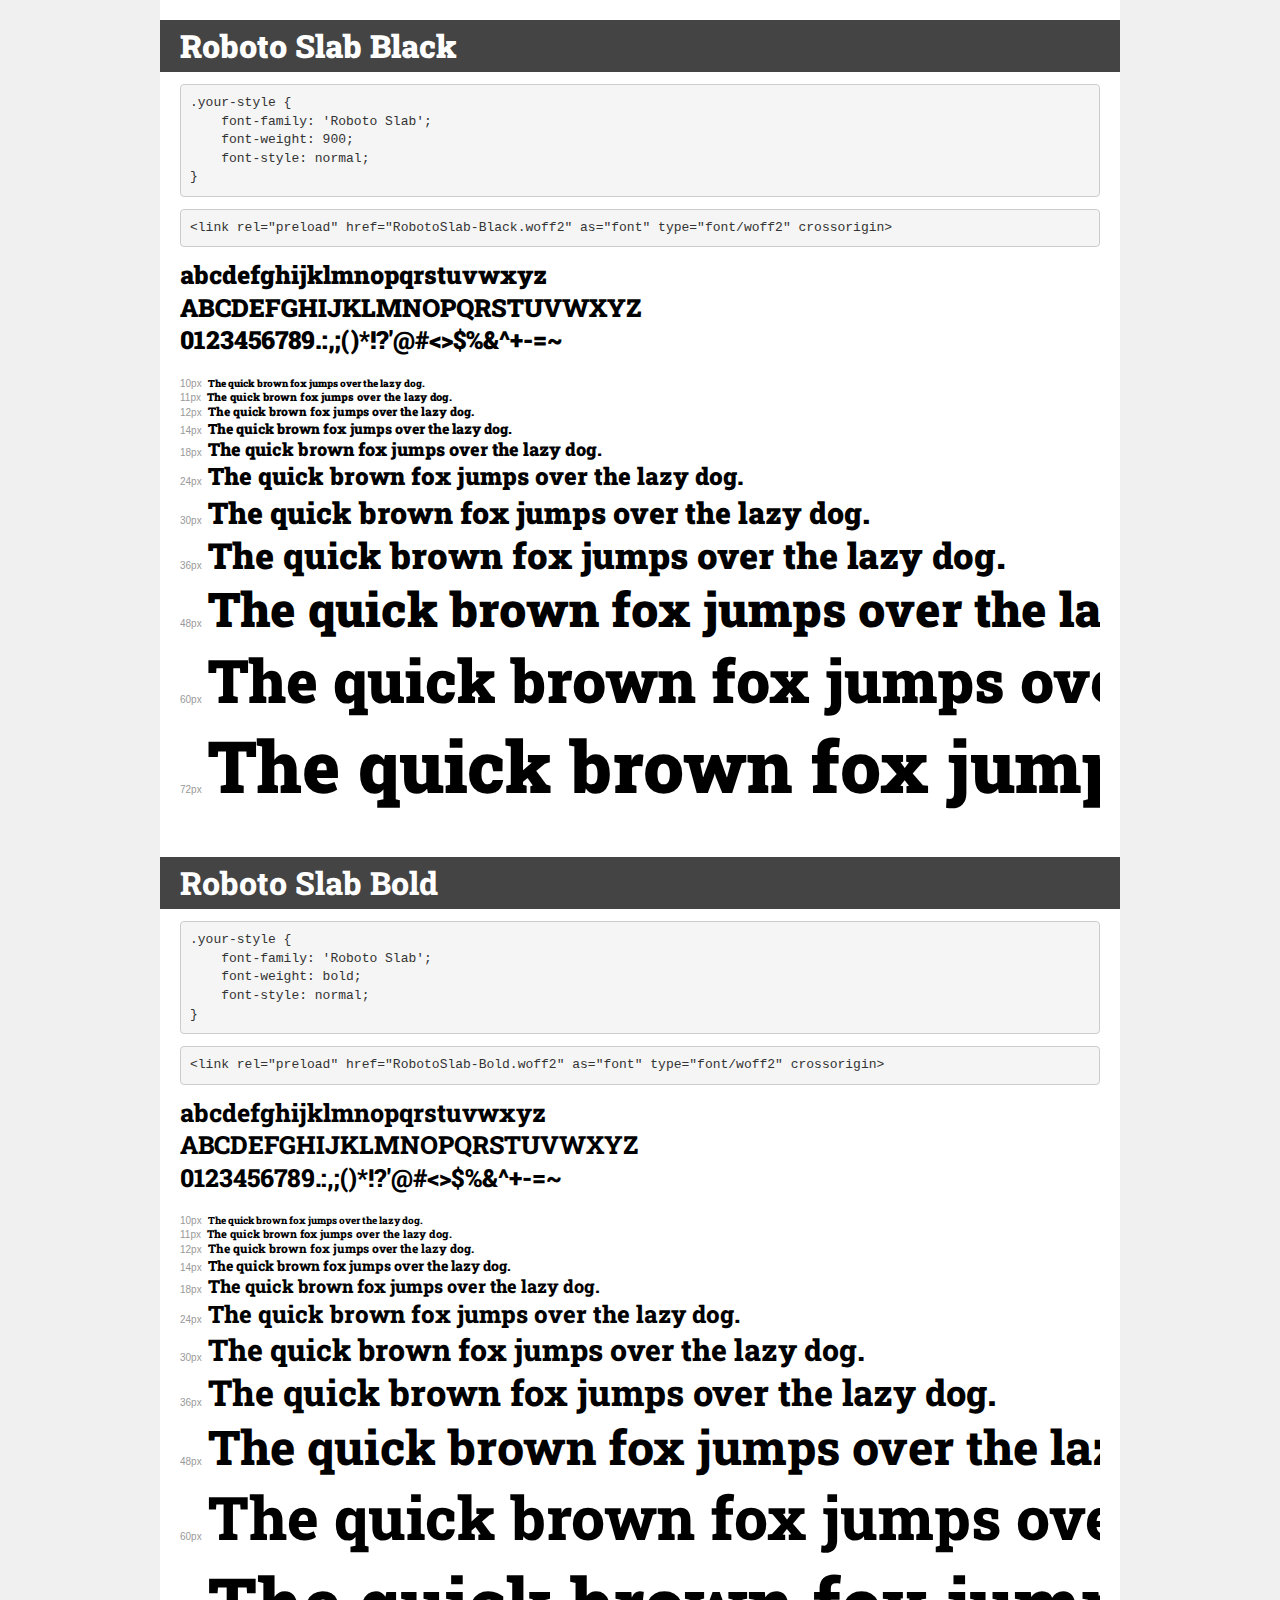
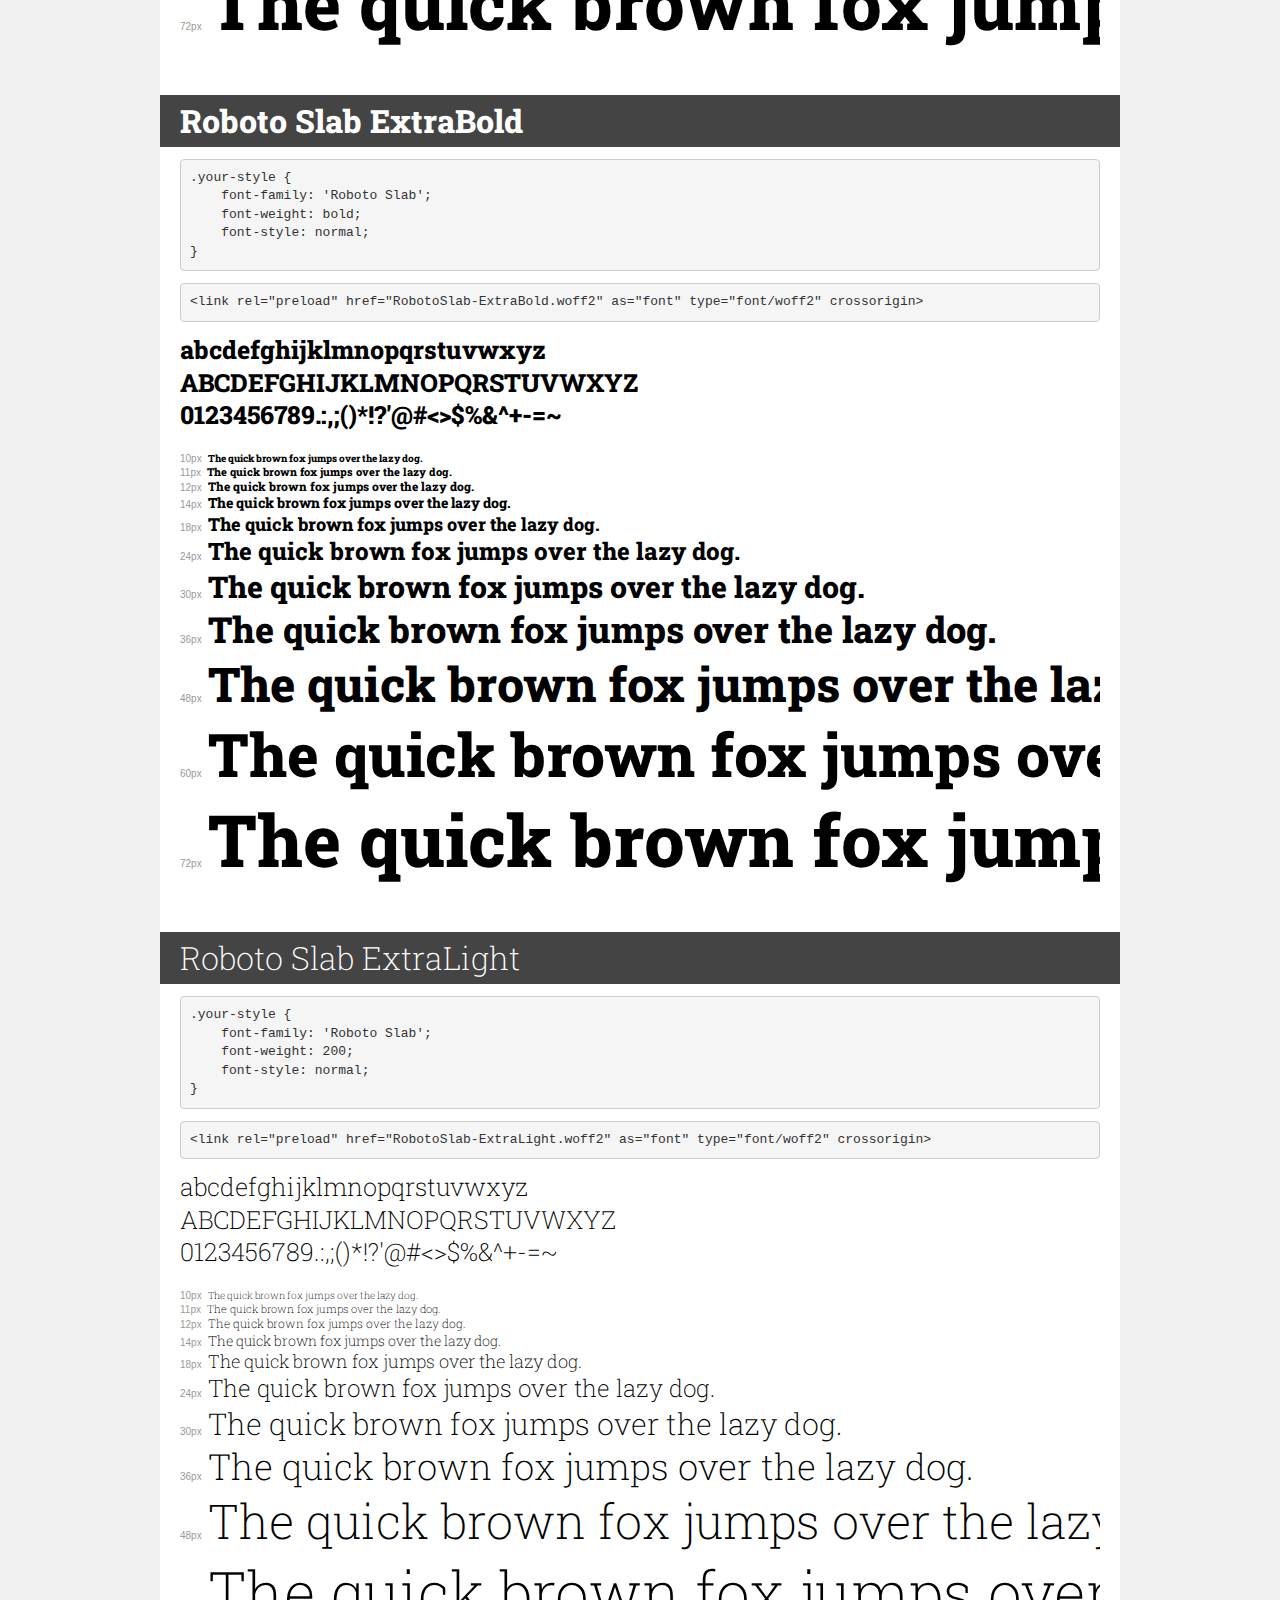
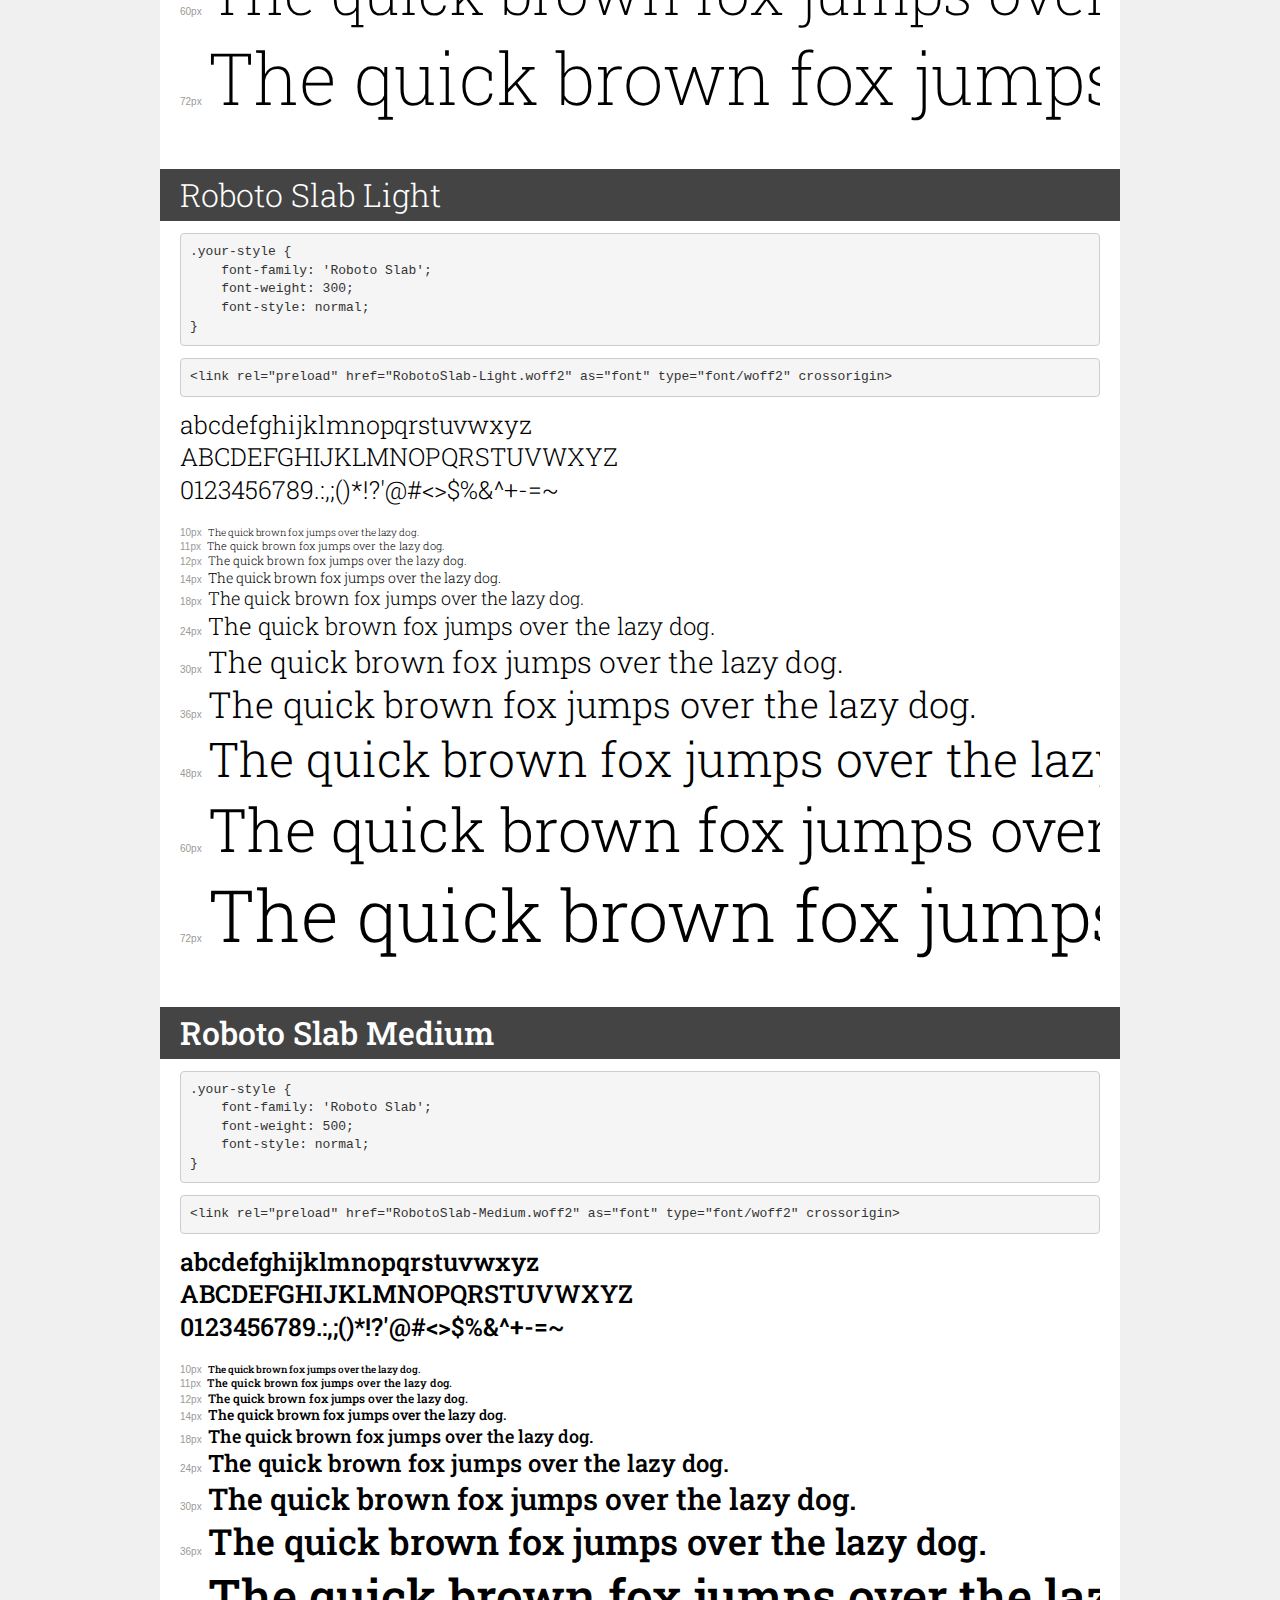
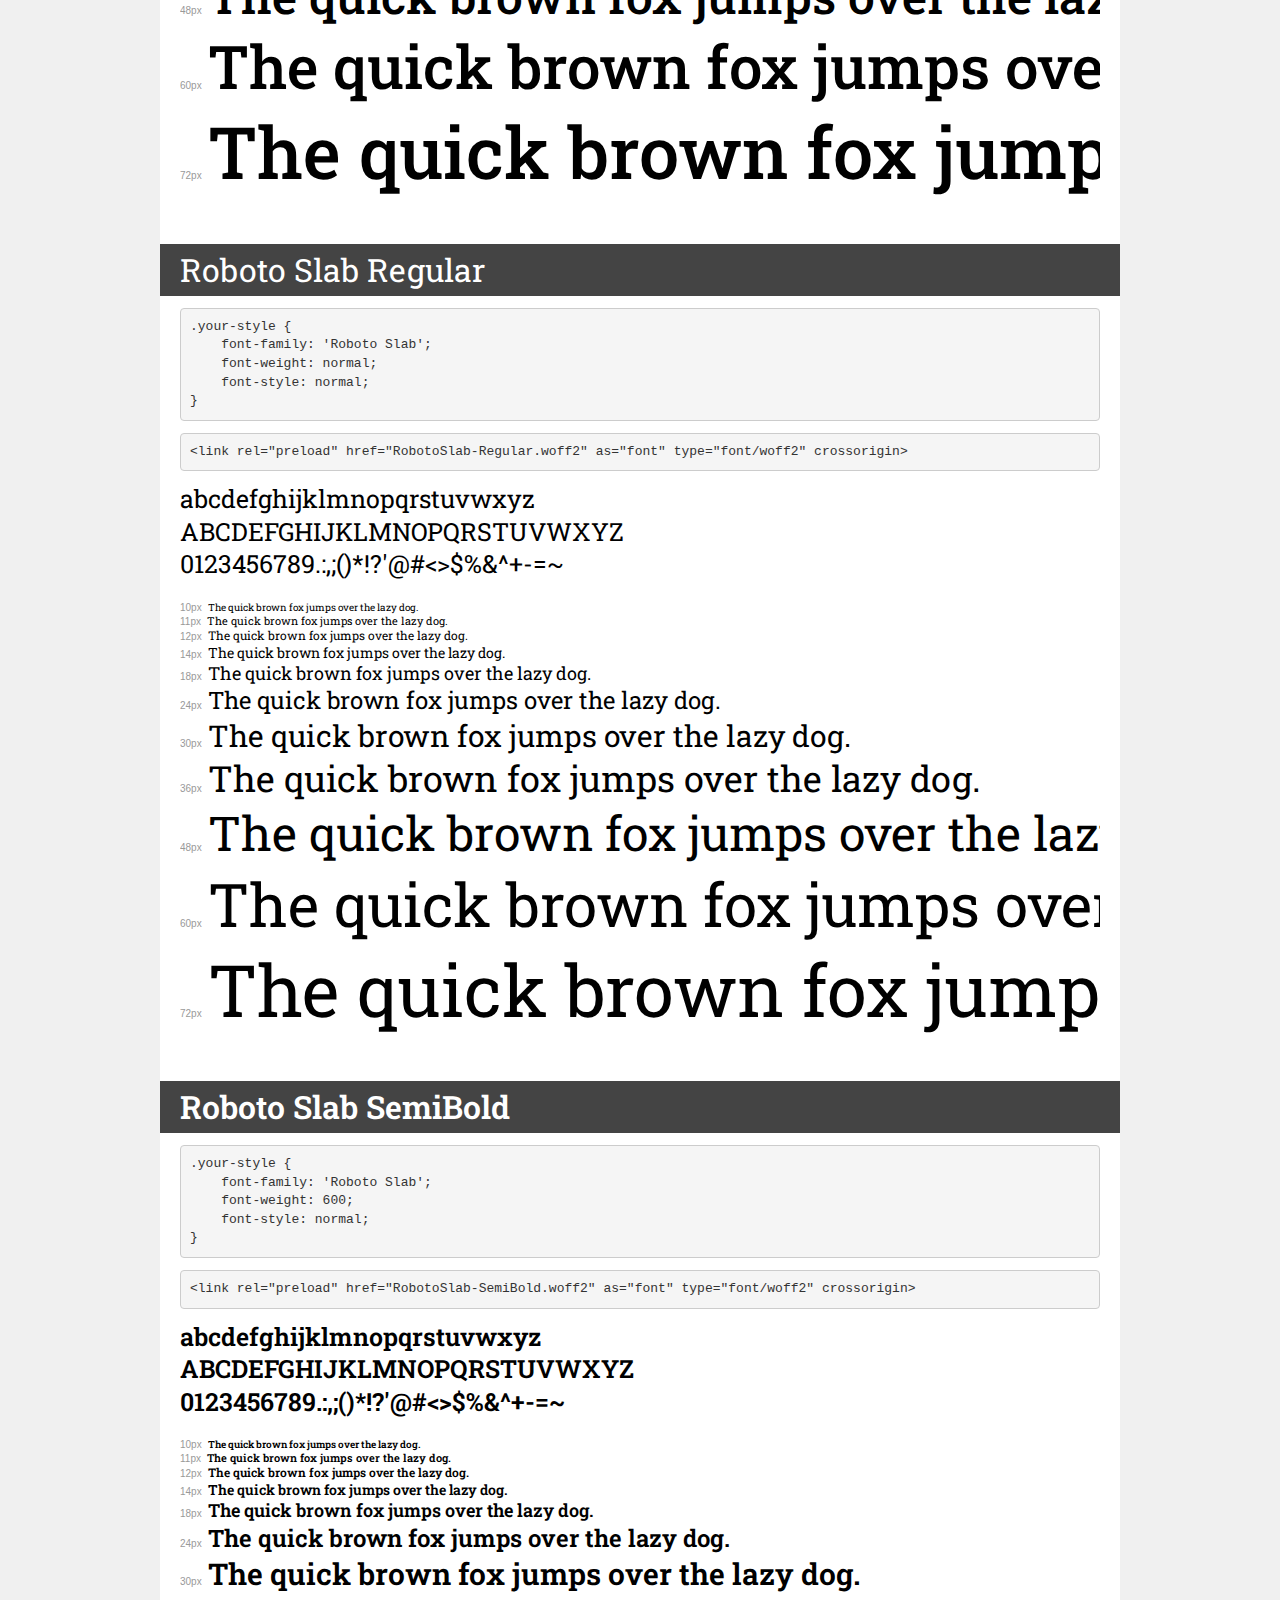
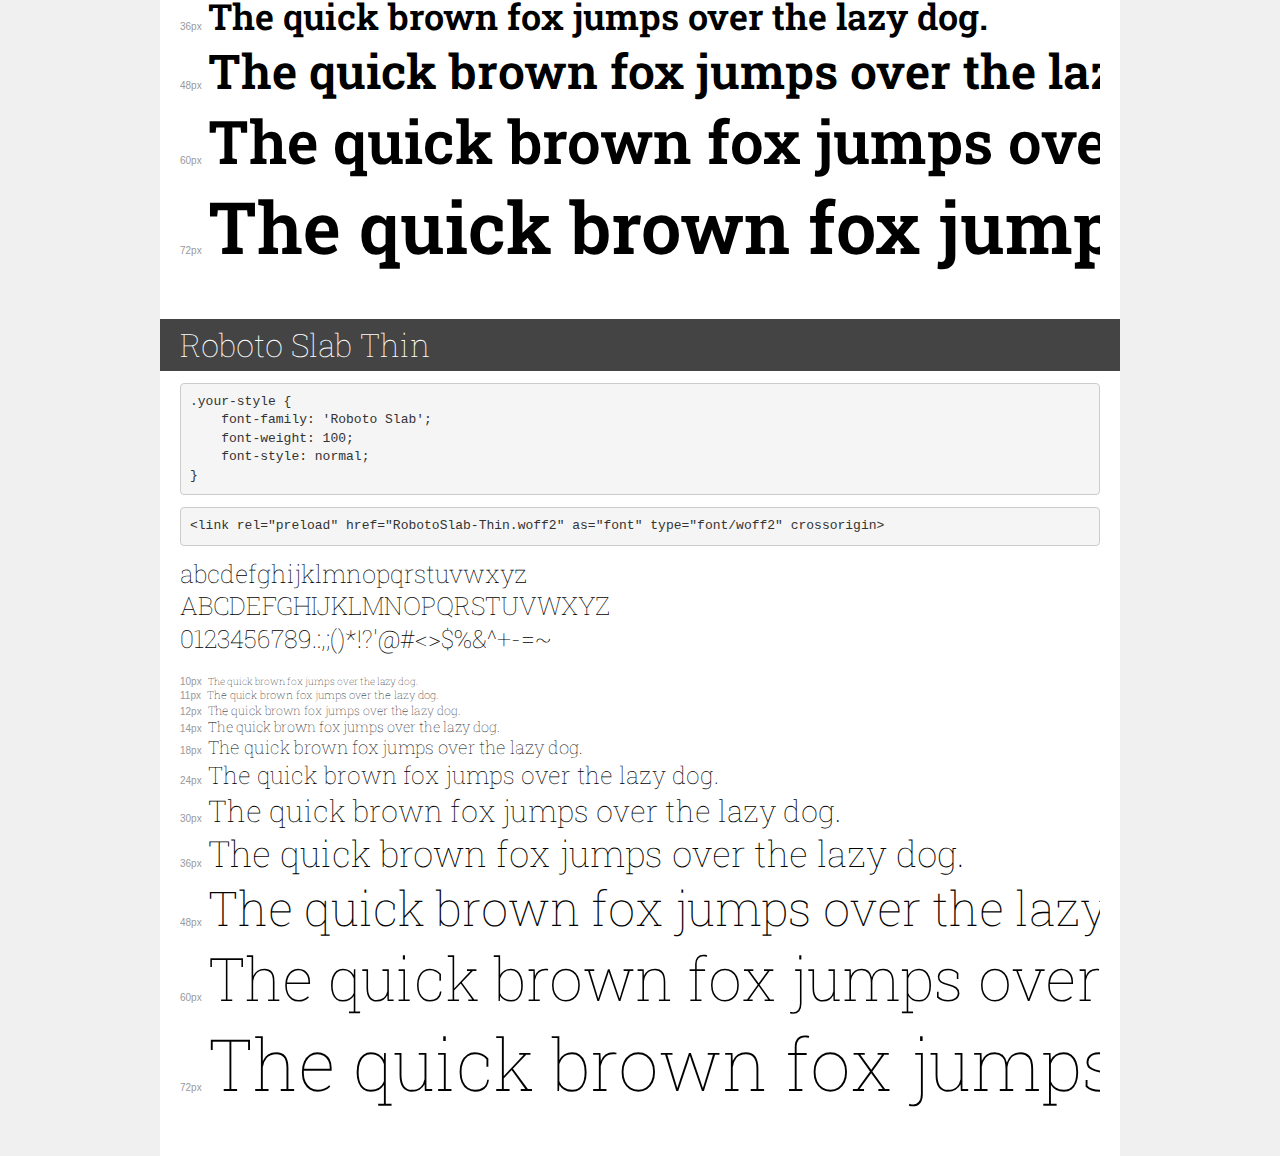
<file: text2/demo.html>
<!DOCTYPE html>
<html lang="en">
<head>
    <meta charset="utf-8">
    <meta http-equiv="X-UA-Compatible" content="IE=edge">
    <meta name="viewport" content="width=device-width, initial-scale=1">
    <meta name="robots" content="noindex, noarchive">
    <meta name="format-detection" content="telephone=no">
    <title>Transfonter demo</title>
    <link href="stylesheet.css" rel="stylesheet">
    <style>
        /*
        http://meyerweb.com/eric/tools/css/reset/
        v2.0 | 20110126
        License: none (public domain)
        */
        html, body, div, span, applet, object, iframe,
        h1, h2, h3, h4, h5, h6, p, blockquote, pre,
        a, abbr, acronym, address, big, cite, code,
        del, dfn, em, img, ins, kbd, q, s, samp,
        small, strike, strong, sub, sup, tt, var,
        b, u, i, center,
        dl, dt, dd, ol, ul, li,
        fieldset, form, label, legend,
        table, caption, tbody, tfoot, thead, tr, th, td,
        article, aside, canvas, details, embed,
        figure, figcaption, footer, header, hgroup,
        menu, nav, output, ruby, section, summary,
        time, mark, audio, video {
            margin: 0;
            padding: 0;
            border: 0;
            font-size: 100%;
            font: inherit;
            vertical-align: baseline;
        }
        /* HTML5 display-role reset for older browsers */
        article, aside, details, figcaption, figure,
        footer, header, hgroup, menu, nav, section {
            display: block;
        }
        body {
            line-height: 1;
        }
        ol, ul {
            list-style: none;
        }
        blockquote, q {
            quotes: none;
        }
        blockquote:before, blockquote:after,
        q:before, q:after {
            content: '';
            content: none;
        }
        table {
            border-collapse: collapse;
            border-spacing: 0;
        }
        /* demo styles */
        body {
            background: #f0f0f0;
            color: #000;
        }
        .page {
            background: #fff;
            width: 920px;
            margin: 0 auto;
            padding: 20px 20px 0 20px;
            overflow: hidden;
        }
        .font-container {
            overflow-x: auto;
            overflow-y: hidden;
            margin-bottom: 40px;
            line-height: 1.3;
            white-space: nowrap;
            padding-bottom: 5px;
        }
        h1 {
            position: relative;
            background: #444;
            font-size: 32px;
            color: #fff;
            padding: 10px 20px;
            margin: 0 -20px 12px -20px;
        }
        .letters {
            font-size: 25px;
            margin-bottom: 20px;
        }
        .s10:before {
            content: '10px';
        }
        .s11:before {
            content: '11px';
        }
        .s12:before {
            content: '12px';
        }
        .s14:before {
            content: '14px';
        }
        .s18:before {
            content: '18px';
        }
        .s24:before {
            content: '24px';
        }
        .s30:before {
            content: '30px';
        }
        .s36:before {
            content: '36px';
        }
        .s48:before {
            content: '48px';
        }
        .s60:before {
            content: '60px';
        }
        .s72:before {
            content: '72px';
        }
        .s10:before, .s11:before, .s12:before, .s14:before,
        .s18:before, .s24:before, .s30:before, .s36:before,
        .s48:before, .s60:before, .s72:before {
            font-family: Arial, sans-serif;
            font-size: 10px;
            font-weight: normal;
            font-style: normal;
            color: #999;
            padding-right: 6px;
        }
        pre {
            display: block;
            padding: 9px;
            margin: 0 0 12px;
            font-family: Monaco, Menlo, Consolas, "Courier New", monospace;
            font-size: 13px;
            line-height: 1.428571429;
            color: #333;
            font-weight: normal;
            font-style: normal;
            background-color: #f5f5f5;
            border: 1px solid #ccc;
            overflow-x: auto;
            border-radius: 4px;
        }
        /* responsive */
        @media (max-width: 959px) {
            .page {
                width: auto;
                margin: 0;
            }
        }
    </style>
</head>
<body>
<div class="page">
    <div class="demo">
        <h1 style="font-family: 'Roboto Slab'; font-weight: 900; font-style: normal;">Roboto Slab Black</h1>
        <pre title="Usage">.your-style {
    font-family: 'Roboto Slab';
    font-weight: 900;
    font-style: normal;
}</pre>
        <pre title="Preload (optional)">
&lt;link rel=&quot;preload&quot; href=&quot;RobotoSlab-Black.woff2&quot; as=&quot;font&quot; type=&quot;font/woff2&quot; crossorigin&gt;</pre>
        <div class="font-container" style="font-family: 'Roboto Slab'; font-weight: 900; font-style: normal;">
            <p class="letters">
                abcdefghijklmnopqrstuvwxyz<br>
ABCDEFGHIJKLMNOPQRSTUVWXYZ<br>
                0123456789.:,;()*!?'@#&lt;&gt;$%&^+-=~
            </p>
            <p class="s10" style="font-size: 10px;">The quick brown fox jumps over the lazy dog.</p>
            <p class="s11" style="font-size: 11px;">The quick brown fox jumps over the lazy dog.</p>
            <p class="s12" style="font-size: 12px;">The quick brown fox jumps over the lazy dog.</p>
            <p class="s14" style="font-size: 14px;">The quick brown fox jumps over the lazy dog.</p>
            <p class="s18" style="font-size: 18px;">The quick brown fox jumps over the lazy dog.</p>
            <p class="s24" style="font-size: 24px;">The quick brown fox jumps over the lazy dog.</p>
            <p class="s30" style="font-size: 30px;">The quick brown fox jumps over the lazy dog.</p>
            <p class="s36" style="font-size: 36px;">The quick brown fox jumps over the lazy dog.</p>
            <p class="s48" style="font-size: 48px;">The quick brown fox jumps over the lazy dog.</p>
            <p class="s60" style="font-size: 60px;">The quick brown fox jumps over the lazy dog.</p>
            <p class="s72" style="font-size: 72px;">The quick brown fox jumps over the lazy dog.</p>
        </div>
    </div>

    <div class="demo">
        <h1 style="font-family: 'Roboto Slab'; font-weight: bold; font-style: normal;">Roboto Slab Bold</h1>
        <pre title="Usage">.your-style {
    font-family: 'Roboto Slab';
    font-weight: bold;
    font-style: normal;
}</pre>
        <pre title="Preload (optional)">
&lt;link rel=&quot;preload&quot; href=&quot;RobotoSlab-Bold.woff2&quot; as=&quot;font&quot; type=&quot;font/woff2&quot; crossorigin&gt;</pre>
        <div class="font-container" style="font-family: 'Roboto Slab'; font-weight: bold; font-style: normal;">
            <p class="letters">
                abcdefghijklmnopqrstuvwxyz<br>
ABCDEFGHIJKLMNOPQRSTUVWXYZ<br>
                0123456789.:,;()*!?'@#&lt;&gt;$%&^+-=~
            </p>
            <p class="s10" style="font-size: 10px;">The quick brown fox jumps over the lazy dog.</p>
            <p class="s11" style="font-size: 11px;">The quick brown fox jumps over the lazy dog.</p>
            <p class="s12" style="font-size: 12px;">The quick brown fox jumps over the lazy dog.</p>
            <p class="s14" style="font-size: 14px;">The quick brown fox jumps over the lazy dog.</p>
            <p class="s18" style="font-size: 18px;">The quick brown fox jumps over the lazy dog.</p>
            <p class="s24" style="font-size: 24px;">The quick brown fox jumps over the lazy dog.</p>
            <p class="s30" style="font-size: 30px;">The quick brown fox jumps over the lazy dog.</p>
            <p class="s36" style="font-size: 36px;">The quick brown fox jumps over the lazy dog.</p>
            <p class="s48" style="font-size: 48px;">The quick brown fox jumps over the lazy dog.</p>
            <p class="s60" style="font-size: 60px;">The quick brown fox jumps over the lazy dog.</p>
            <p class="s72" style="font-size: 72px;">The quick brown fox jumps over the lazy dog.</p>
        </div>
    </div>

    <div class="demo">
        <h1 style="font-family: 'Roboto Slab'; font-weight: bold; font-style: normal;">Roboto Slab ExtraBold</h1>
        <pre title="Usage">.your-style {
    font-family: 'Roboto Slab';
    font-weight: bold;
    font-style: normal;
}</pre>
        <pre title="Preload (optional)">
&lt;link rel=&quot;preload&quot; href=&quot;RobotoSlab-ExtraBold.woff2&quot; as=&quot;font&quot; type=&quot;font/woff2&quot; crossorigin&gt;</pre>
        <div class="font-container" style="font-family: 'Roboto Slab'; font-weight: bold; font-style: normal;">
            <p class="letters">
                abcdefghijklmnopqrstuvwxyz<br>
ABCDEFGHIJKLMNOPQRSTUVWXYZ<br>
                0123456789.:,;()*!?'@#&lt;&gt;$%&^+-=~
            </p>
            <p class="s10" style="font-size: 10px;">The quick brown fox jumps over the lazy dog.</p>
            <p class="s11" style="font-size: 11px;">The quick brown fox jumps over the lazy dog.</p>
            <p class="s12" style="font-size: 12px;">The quick brown fox jumps over the lazy dog.</p>
            <p class="s14" style="font-size: 14px;">The quick brown fox jumps over the lazy dog.</p>
            <p class="s18" style="font-size: 18px;">The quick brown fox jumps over the lazy dog.</p>
            <p class="s24" style="font-size: 24px;">The quick brown fox jumps over the lazy dog.</p>
            <p class="s30" style="font-size: 30px;">The quick brown fox jumps over the lazy dog.</p>
            <p class="s36" style="font-size: 36px;">The quick brown fox jumps over the lazy dog.</p>
            <p class="s48" style="font-size: 48px;">The quick brown fox jumps over the lazy dog.</p>
            <p class="s60" style="font-size: 60px;">The quick brown fox jumps over the lazy dog.</p>
            <p class="s72" style="font-size: 72px;">The quick brown fox jumps over the lazy dog.</p>
        </div>
    </div>

    <div class="demo">
        <h1 style="font-family: 'Roboto Slab'; font-weight: 200; font-style: normal;">Roboto Slab ExtraLight</h1>
        <pre title="Usage">.your-style {
    font-family: 'Roboto Slab';
    font-weight: 200;
    font-style: normal;
}</pre>
        <pre title="Preload (optional)">
&lt;link rel=&quot;preload&quot; href=&quot;RobotoSlab-ExtraLight.woff2&quot; as=&quot;font&quot; type=&quot;font/woff2&quot; crossorigin&gt;</pre>
        <div class="font-container" style="font-family: 'Roboto Slab'; font-weight: 200; font-style: normal;">
            <p class="letters">
                abcdefghijklmnopqrstuvwxyz<br>
ABCDEFGHIJKLMNOPQRSTUVWXYZ<br>
                0123456789.:,;()*!?'@#&lt;&gt;$%&^+-=~
            </p>
            <p class="s10" style="font-size: 10px;">The quick brown fox jumps over the lazy dog.</p>
            <p class="s11" style="font-size: 11px;">The quick brown fox jumps over the lazy dog.</p>
            <p class="s12" style="font-size: 12px;">The quick brown fox jumps over the lazy dog.</p>
            <p class="s14" style="font-size: 14px;">The quick brown fox jumps over the lazy dog.</p>
            <p class="s18" style="font-size: 18px;">The quick brown fox jumps over the lazy dog.</p>
            <p class="s24" style="font-size: 24px;">The quick brown fox jumps over the lazy dog.</p>
            <p class="s30" style="font-size: 30px;">The quick brown fox jumps over the lazy dog.</p>
            <p class="s36" style="font-size: 36px;">The quick brown fox jumps over the lazy dog.</p>
            <p class="s48" style="font-size: 48px;">The quick brown fox jumps over the lazy dog.</p>
            <p class="s60" style="font-size: 60px;">The quick brown fox jumps over the lazy dog.</p>
            <p class="s72" style="font-size: 72px;">The quick brown fox jumps over the lazy dog.</p>
        </div>
    </div>

    <div class="demo">
        <h1 style="font-family: 'Roboto Slab'; font-weight: 300; font-style: normal;">Roboto Slab Light</h1>
        <pre title="Usage">.your-style {
    font-family: 'Roboto Slab';
    font-weight: 300;
    font-style: normal;
}</pre>
        <pre title="Preload (optional)">
&lt;link rel=&quot;preload&quot; href=&quot;RobotoSlab-Light.woff2&quot; as=&quot;font&quot; type=&quot;font/woff2&quot; crossorigin&gt;</pre>
        <div class="font-container" style="font-family: 'Roboto Slab'; font-weight: 300; font-style: normal;">
            <p class="letters">
                abcdefghijklmnopqrstuvwxyz<br>
ABCDEFGHIJKLMNOPQRSTUVWXYZ<br>
                0123456789.:,;()*!?'@#&lt;&gt;$%&^+-=~
            </p>
            <p class="s10" style="font-size: 10px;">The quick brown fox jumps over the lazy dog.</p>
            <p class="s11" style="font-size: 11px;">The quick brown fox jumps over the lazy dog.</p>
            <p class="s12" style="font-size: 12px;">The quick brown fox jumps over the lazy dog.</p>
            <p class="s14" style="font-size: 14px;">The quick brown fox jumps over the lazy dog.</p>
            <p class="s18" style="font-size: 18px;">The quick brown fox jumps over the lazy dog.</p>
            <p class="s24" style="font-size: 24px;">The quick brown fox jumps over the lazy dog.</p>
            <p class="s30" style="font-size: 30px;">The quick brown fox jumps over the lazy dog.</p>
            <p class="s36" style="font-size: 36px;">The quick brown fox jumps over the lazy dog.</p>
            <p class="s48" style="font-size: 48px;">The quick brown fox jumps over the lazy dog.</p>
            <p class="s60" style="font-size: 60px;">The quick brown fox jumps over the lazy dog.</p>
            <p class="s72" style="font-size: 72px;">The quick brown fox jumps over the lazy dog.</p>
        </div>
    </div>

    <div class="demo">
        <h1 style="font-family: 'Roboto Slab'; font-weight: 500; font-style: normal;">Roboto Slab Medium</h1>
        <pre title="Usage">.your-style {
    font-family: 'Roboto Slab';
    font-weight: 500;
    font-style: normal;
}</pre>
        <pre title="Preload (optional)">
&lt;link rel=&quot;preload&quot; href=&quot;RobotoSlab-Medium.woff2&quot; as=&quot;font&quot; type=&quot;font/woff2&quot; crossorigin&gt;</pre>
        <div class="font-container" style="font-family: 'Roboto Slab'; font-weight: 500; font-style: normal;">
            <p class="letters">
                abcdefghijklmnopqrstuvwxyz<br>
ABCDEFGHIJKLMNOPQRSTUVWXYZ<br>
                0123456789.:,;()*!?'@#&lt;&gt;$%&^+-=~
            </p>
            <p class="s10" style="font-size: 10px;">The quick brown fox jumps over the lazy dog.</p>
            <p class="s11" style="font-size: 11px;">The quick brown fox jumps over the lazy dog.</p>
            <p class="s12" style="font-size: 12px;">The quick brown fox jumps over the lazy dog.</p>
            <p class="s14" style="font-size: 14px;">The quick brown fox jumps over the lazy dog.</p>
            <p class="s18" style="font-size: 18px;">The quick brown fox jumps over the lazy dog.</p>
            <p class="s24" style="font-size: 24px;">The quick brown fox jumps over the lazy dog.</p>
            <p class="s30" style="font-size: 30px;">The quick brown fox jumps over the lazy dog.</p>
            <p class="s36" style="font-size: 36px;">The quick brown fox jumps over the lazy dog.</p>
            <p class="s48" style="font-size: 48px;">The quick brown fox jumps over the lazy dog.</p>
            <p class="s60" style="font-size: 60px;">The quick brown fox jumps over the lazy dog.</p>
            <p class="s72" style="font-size: 72px;">The quick brown fox jumps over the lazy dog.</p>
        </div>
    </div>

    <div class="demo">
        <h1 style="font-family: 'Roboto Slab'; font-weight: normal; font-style: normal;">Roboto Slab Regular</h1>
        <pre title="Usage">.your-style {
    font-family: 'Roboto Slab';
    font-weight: normal;
    font-style: normal;
}</pre>
        <pre title="Preload (optional)">
&lt;link rel=&quot;preload&quot; href=&quot;RobotoSlab-Regular.woff2&quot; as=&quot;font&quot; type=&quot;font/woff2&quot; crossorigin&gt;</pre>
        <div class="font-container" style="font-family: 'Roboto Slab'; font-weight: normal; font-style: normal;">
            <p class="letters">
                abcdefghijklmnopqrstuvwxyz<br>
ABCDEFGHIJKLMNOPQRSTUVWXYZ<br>
                0123456789.:,;()*!?'@#&lt;&gt;$%&^+-=~
            </p>
            <p class="s10" style="font-size: 10px;">The quick brown fox jumps over the lazy dog.</p>
            <p class="s11" style="font-size: 11px;">The quick brown fox jumps over the lazy dog.</p>
            <p class="s12" style="font-size: 12px;">The quick brown fox jumps over the lazy dog.</p>
            <p class="s14" style="font-size: 14px;">The quick brown fox jumps over the lazy dog.</p>
            <p class="s18" style="font-size: 18px;">The quick brown fox jumps over the lazy dog.</p>
            <p class="s24" style="font-size: 24px;">The quick brown fox jumps over the lazy dog.</p>
            <p class="s30" style="font-size: 30px;">The quick brown fox jumps over the lazy dog.</p>
            <p class="s36" style="font-size: 36px;">The quick brown fox jumps over the lazy dog.</p>
            <p class="s48" style="font-size: 48px;">The quick brown fox jumps over the lazy dog.</p>
            <p class="s60" style="font-size: 60px;">The quick brown fox jumps over the lazy dog.</p>
            <p class="s72" style="font-size: 72px;">The quick brown fox jumps over the lazy dog.</p>
        </div>
    </div>

    <div class="demo">
        <h1 style="font-family: 'Roboto Slab'; font-weight: 600; font-style: normal;">Roboto Slab SemiBold</h1>
        <pre title="Usage">.your-style {
    font-family: 'Roboto Slab';
    font-weight: 600;
    font-style: normal;
}</pre>
        <pre title="Preload (optional)">
&lt;link rel=&quot;preload&quot; href=&quot;RobotoSlab-SemiBold.woff2&quot; as=&quot;font&quot; type=&quot;font/woff2&quot; crossorigin&gt;</pre>
        <div class="font-container" style="font-family: 'Roboto Slab'; font-weight: 600; font-style: normal;">
            <p class="letters">
                abcdefghijklmnopqrstuvwxyz<br>
ABCDEFGHIJKLMNOPQRSTUVWXYZ<br>
                0123456789.:,;()*!?'@#&lt;&gt;$%&^+-=~
            </p>
            <p class="s10" style="font-size: 10px;">The quick brown fox jumps over the lazy dog.</p>
            <p class="s11" style="font-size: 11px;">The quick brown fox jumps over the lazy dog.</p>
            <p class="s12" style="font-size: 12px;">The quick brown fox jumps over the lazy dog.</p>
            <p class="s14" style="font-size: 14px;">The quick brown fox jumps over the lazy dog.</p>
            <p class="s18" style="font-size: 18px;">The quick brown fox jumps over the lazy dog.</p>
            <p class="s24" style="font-size: 24px;">The quick brown fox jumps over the lazy dog.</p>
            <p class="s30" style="font-size: 30px;">The quick brown fox jumps over the lazy dog.</p>
            <p class="s36" style="font-size: 36px;">The quick brown fox jumps over the lazy dog.</p>
            <p class="s48" style="font-size: 48px;">The quick brown fox jumps over the lazy dog.</p>
            <p class="s60" style="font-size: 60px;">The quick brown fox jumps over the lazy dog.</p>
            <p class="s72" style="font-size: 72px;">The quick brown fox jumps over the lazy dog.</p>
        </div>
    </div>

    <div class="demo">
        <h1 style="font-family: 'Roboto Slab'; font-weight: 100; font-style: normal;">Roboto Slab Thin</h1>
        <pre title="Usage">.your-style {
    font-family: 'Roboto Slab';
    font-weight: 100;
    font-style: normal;
}</pre>
        <pre title="Preload (optional)">
&lt;link rel=&quot;preload&quot; href=&quot;RobotoSlab-Thin.woff2&quot; as=&quot;font&quot; type=&quot;font/woff2&quot; crossorigin&gt;</pre>
        <div class="font-container" style="font-family: 'Roboto Slab'; font-weight: 100; font-style: normal;">
            <p class="letters">
                abcdefghijklmnopqrstuvwxyz<br>
ABCDEFGHIJKLMNOPQRSTUVWXYZ<br>
                0123456789.:,;()*!?'@#&lt;&gt;$%&^+-=~
            </p>
            <p class="s10" style="font-size: 10px;">The quick brown fox jumps over the lazy dog.</p>
            <p class="s11" style="font-size: 11px;">The quick brown fox jumps over the lazy dog.</p>
            <p class="s12" style="font-size: 12px;">The quick brown fox jumps over the lazy dog.</p>
            <p class="s14" style="font-size: 14px;">The quick brown fox jumps over the lazy dog.</p>
            <p class="s18" style="font-size: 18px;">The quick brown fox jumps over the lazy dog.</p>
            <p class="s24" style="font-size: 24px;">The quick brown fox jumps over the lazy dog.</p>
            <p class="s30" style="font-size: 30px;">The quick brown fox jumps over the lazy dog.</p>
            <p class="s36" style="font-size: 36px;">The quick brown fox jumps over the lazy dog.</p>
            <p class="s48" style="font-size: 48px;">The quick brown fox jumps over the lazy dog.</p>
            <p class="s60" style="font-size: 60px;">The quick brown fox jumps over the lazy dog.</p>
            <p class="s72" style="font-size: 72px;">The quick brown fox jumps over the lazy dog.</p>
        </div>
    </div>

</div>
</body>
</html>
</file>
<file: style/style.css>
*{
    box-sizing: border-box;
    margin: 0;
    padding: 0;
    font-family: "Roboto Slab", serif;
}
body{
  background-color: #1f242d !important;
  color: white !important;

 
}

.bt{
  background-color: transparent !important;
}


.navbar-toggler {

  background-color: white !important;
  border: 3px solid #6EA0D1 !important;
}

.border-p{
  background-color: #6EA0D1 !important;
  color: #1f242d !important;
}
.border-ps{
  border:1px solid  #6EA0D1 !important;
  
}
.shd{
  box-shadow: rgba(0, 0, 0, 0.24) 0px 3px 8px !important;
}
.shd2{
  box-shadow:  rgba(0, 0, 0, 0.3) 0px 19px 38px, rgba(0, 0, 0, 0.22) 0px 15px 12px !important;
}

.rd{
   border-radius: 38% 62% 35% 65% / 65% 49% 51% 35% !important;
}

.navbar-toggler-icon{
  color: white !important;
}

.gap{
    gap: 20px !important;
}
.bg-none{
  background-color: transparent !important;
}

.btn{
  background-color: #6EA0D1 !important;
  color: #1f242d !important;
  border: none !important;
  width: 35% !important;
  border-radius: 40px !important;
  font-weight: 700 !important;
  transition: all 0.5s !important;
  box-shadow: 0 0 10px #6EA0D1 !important;
  padding: 10px !important;
}
.btn:hover{
  background-color: #1f242d !important;
  color: #6EA0D1 !important;
  border: 1px solid #6EA0D1 !important;
} 

.color-g{
  color: #6EA0D1 !important;
}
.color-second{
  color: #424a5a !important;
}
.color-third{
  color: #53658a !important;
}

.nav-color:hover{
  color: #6EA0D1 !important;
  transition: all 0.5s;
}

.bg-gains{
  background-color: #323946 !important;
}
.bg-b{
  background-color: #1f242d !important;
}
.scale{
  transition: all 0.5s !important;
}

.scale:hover{
  transform: scale(1.04) !important;
  border: 1px solid #6EA0D1 !important;
 
}
.color-nav{
  background-color:#323946 !important;
  color: #6EA0D1 !important;
  font-weight: 700 !important;
  
}
.content{
  background-color:#323946 !important;
 
}
/* .round{
  padding: 6px !important;
  background-color: #6EA0D1;
  border-radius: 50% !important;
  width: 3% !important;
  display: flex !important;
} */

.ri-circle-fill{
  color: #6EA0D1;
  display: inline-block !important;
}
.fontsize{
  /* font-size: 63px !important; */
  font-size: 20px !important;
}
.fontsize2{
  /* font-size: 63px !important; */
  font-size: 85px !important;
}



.skills-inner:hover{
  color: #6EA0D1 !important;
  transition: all 0.5s !important;
  
}
::placeholder{
  color: #3a4252 !important;

}
.b-none{
  border: none !important;
}

.img-hover:hover{
    content: "hello guys" !important;
    background-color: bisque !important;
    width: 100% !important;
    height: 100% !important;
    transition: all 0.5s !important;
}

/* --------------------------padding-------------------------- */
.p-l{
  padding-left: 5px !important;
}
.p-r{
  padding-right: 10px !important;
}
.p-l-3{
  padding-left: 2% !important;
}
.p-t-5{
  padding-top: 12px !important;
}
.p-t2-5{
  padding-top: 15% !important;
}
.p-l-5{
  padding-left: 5% !important;
}
.p-u-5{
  padding-top: 5% !important;
}
.p-t-2{
  padding-top: 4% !important;
}
.p-t-1{
  padding-top: 1% !important;
}

.p-0{
  padding: 0px !important;
}

.round{
  border-radius: 50% !important;
  border: 1px solid #6EA0D1 !important;
  padding-left: 5px !important;
  background-color:#323946;

}

/* ---------------------------text------------------------ */

.text {
  width: 20ch;
  border-right: 2px solid;
  animation: blink 1s step-end infinite, type 2.5s steps(24) forwards;
  overflow: hidden;
  white-space: nowrap;
}

@keyframes blink {
  50% {
    border-color: transparent;
  }
}

@keyframes type {
  0% {
    width: 0;
  }
}

/* ----------------circuler-bar------------------------ */

   .skill-bg img:nth-child(2){
    position: absolute;
    top: 70%;
    right: 5px;
    transform: translateY(-50%);
  }
  .skill-bg img:nth-child(3){
    position: absolute;
    top: 110%;
    left: 300px;
    transform: translateX(-40%);
  }
  .skill-bg img:nth-child(4){
    position: absolute;
    top: 20%;
    left: 200px;
    transform: translateX(-50%);
  }
  
  
  .circle-container{
      width: 150px;
      height: 150px;
      background-color: #323946;
      
    }
  
  .circle-container .circle .item,
    .circle-container .circle .fill{
      width: 150px;
      height: 150px;
      position: absolute;
      border-radius: 50%;
    }
    
    .circle-container .circle .item{
      clip: rect(0px, 150px, 150px, 90px);
    }
    
    .circle-container .circle .item .fill{
      clip: rect(0px, 90px, 150px, 0px);
      background-color: #6EA0D1;
    }
    
    .circle-container .circle .item.layer-1,
    .circle-container .circle .fill{
      transform: rotate(153deg);
      animation: fill ease-in-out 3s;
    }
    

  @keyframes fill {
      0%{
        transform: rotate(0deg);
      }
      100%{
        transform: rotate(153deg);
      }
    }

   .circle-container .circle .item1,
   .circle-container .circle .fill1{
      width: 150px;
      height: 150px;
      position: absolute;
      border-radius: 50%;
    }
    
    .circle-container .circle .item1{
      clip: rect(0px, 150px, 150px, 90px);
    }
    
    .circle-container .circle .item1 .fill1{
      clip: rect(0px, 90px, 150px, 0px);
      background-color: #6EA0D1;
    }
    
    .circle-container .circle .item1.layer-4,
    .circle-container .circle .fill1{
      transform: rotate(141deg);
      animation: fill1 ease-in-out 3s;
    }
    
    @keyframes fill1 {
      0%{
        transform: rotate(0deg);
      }
      100%{
        transform: rotate(153deg);
      }
    }

.inside-content{
      width: 130px;
      height: 130px;
      border-radius: 50%;
      background: #323946;
      text-align: center;
      margin-top: 10px;
      margin-left: 10px;
      position: absolute;
      font-weight: 700;
      font-size: 32px;
      line-height: 130px;
}


/* From Uiverse.io by nikk7007 */ 



.nav-underline .nav-link.active, .nav-underline .show>.nav-link {
  color: #6EA0D1 !important;
  /* font-weight: 700;
  color: var(--bs-nav-underline-link-active-color);
  border-bottom-color: currentcolor; */
}
/* ----------------------------------marqueee------------------ */
.skills-wrapper1 {
  display: flex;
  overflow: hidden;
  width: 100%;
}

.skills-inner1 {
  display: flex;
  animation: scrollSkills1 6s linear infinite;
}

.skills-inner2 {
  display: flex;
  animation: scrollSkills1 6s linear infinite reverse;
}

.skills-box1 {
  display: flex;
  /* flex-direction: column; */
  gap: 10px;
  align-items: center;
  border: 2px solid black;
  background-color: gainsboro;
  border-radius: 10px;
  padding: 40px !important;
  /* margin: 35px !important; */
  margin-bottom: 20px;
}

.skills-box1 i {
  font-size: 40px;
}

.skills-box1 p {
  margin-top: 10px;
}

@keyframes scrollSkills1 {
  from{
   margin-left: -40%;
  }
  to{
    margin-left: 0;
  }
 
}



/* Custom Cursor */
.custom-cursor {
  width: 20px;
  height: 20px;
  border: 2px solid #6EA0D1;
  border-radius: 50%;
  position: fixed;
  pointer-events: none;
  z-index: 9999;
  transition: transform 0.2s;
}







/* From Uiverse.io by MikeAndrewDesigner */ 
.e-card {
  /* margin: 100px auto; */
  background: transparent;
  box-shadow: 0px 8px 28px -9px rgba(0,0,0,0.45);
  position: relative;
  width: 240px;
  height: 330px;
  border-radius: 16px;
  overflow: hidden;
}

.wave {
  position: absolute;
  width: 540px;
  height: 700px;
  opacity: 0.6;
  left: 0;
  top: 0;
  margin-left: -50%;
  margin-top: -70%;
  background: linear-gradient(744deg,#53658a,#6EA0D1 60%,#323946);
}

.icon {
  width: 3em;
  margin-top: -1em;
  padding-bottom: 1em;
}

.infotop {
  text-align: center;
  font-size: 20px;
  position: absolute;
  top: 5.6em;
  left: 0;
  right: 0;
  color: rgb(255, 255, 255);
  font-weight: 600;
}

.name {
  font-size: 14px;
  font-weight: 100;
  position: relative;
  top: 1em;
  text-transform: lowercase;
}

.wave:nth-child(2),
.wave:nth-child(3) {
  top: 210px;
}

.playing .wave {
  border-radius: 40%;
  animation: wave 3000ms infinite linear;
}

.wave {
  border-radius: 40%;
  animation: wave 55s infinite linear;
}

.playing .wave:nth-child(2) {
  animation-duration: 4000ms;
}

.wave:nth-child(2) {
  animation-duration: 50s;
}

.playing .wave:nth-child(3) {
  animation-duration: 5000ms;
}

.wave:nth-child(3) {
  animation-duration: 45s;
}

@keyframes wave {
  0% {
    transform: rotate(0deg);
  }

  100% {
    transform: rotate(360deg);
  }
}



/* From Uiverse.io by Yaya12085 */ 
.code-editor {
  /* max-width: 400px; */
  background-color: #323946;
  box-shadow: 0px 4px 30px rgba(0, 0, 0, 0.5);
  border-radius: 8px;
  padding: 2px;
}

.header {
  display: flex;
  align-items: center;
  justify-content: space-between;
  margin: 10px;
}

.title {
  font-family: Lato, sans-serif;
  font-weight: 900;
  font-size: 14px;
  letter-spacing: 1.57px;
  color: rgb(212 212 212);
}

.icon {
  width: 20px;
  transition: .2s ease;
}

.icon:hover {
  cursor: pointer;
  border-radius: 50px;
  background-color: #6e7281;
}

.editor-content {
  margin: 0 10px 10px;
  color: white;
}

.property {
  margin-left: 30px;
}

.property:hover {
  cursor: text;
}

.editor-content .color-0 {
  color: rgb(86 156 214);
}

.editor-content .color-1 {
  color: rgb(182 206 168);
}

.editor-content .color-2 {
  color: rgb(156 220 254);
}

.editor-content .color-3 {
  color: rgb(207 146 120);
}

.color-preview-1,.color-preview-2 {
  height: 8px;
  width: 8px;
  border: 1px solid #fff;
  display: inline-block;
  margin-right: 3px;
}

.color-preview-1 {
  background-color: #1d1e22;
}

.color-preview-1 {
  background-color: rgba(0, 0, 0, 0.5);
}

.circle {
  padding: 0 4px;
}

.circle2 {
  display: inline-block;
  align-items: center;
  width: 10px;
  height: 10px;
  padding: 1px;
  border-radius: 5px;
}

.red {
  background-color: #ff605c;
}

.yellow {
  background-color: #ffbd44;
}

.green {
  background-color: #00ca4e;
}
.top {
  display: flex;
  align-items: center;
 
}
</file>
<file: text2/stylesheet.css>
@font-face {
    font-family: 'Roboto Slab';
    src: url('RobotoSlab-Black.woff2') format('woff2'),
        url('RobotoSlab-Black.woff') format('woff');
    font-weight: 900;
    font-style: normal;
    font-display: swap;
}

@font-face {
    font-family: 'Roboto Slab';
    src: url('RobotoSlab-Bold.woff2') format('woff2'),
        url('RobotoSlab-Bold.woff') format('woff');
    font-weight: bold;
    font-style: normal;
    font-display: swap;
}

@font-face {
    font-family: 'Roboto Slab';
    src: url('RobotoSlab-ExtraBold.woff2') format('woff2'),
        url('RobotoSlab-ExtraBold.woff') format('woff');
    font-weight: bold;
    font-style: normal;
    font-display: swap;
}

@font-face {
    font-family: 'Roboto Slab';
    src: url('RobotoSlab-ExtraLight.woff2') format('woff2'),
        url('RobotoSlab-ExtraLight.woff') format('woff');
    font-weight: 200;
    font-style: normal;
    font-display: swap;
}

@font-face {
    font-family: 'Roboto Slab';
    src: url('RobotoSlab-Light.woff2') format('woff2'),
        url('RobotoSlab-Light.woff') format('woff');
    font-weight: 300;
    font-style: normal;
    font-display: swap;
}

@font-face {
    font-family: 'Roboto Slab';
    src: url('RobotoSlab-Medium.woff2') format('woff2'),
        url('RobotoSlab-Medium.woff') format('woff');
    font-weight: 500;
    font-style: normal;
    font-display: swap;
}

@font-face {
    font-family: 'Roboto Slab';
    src: url('RobotoSlab-Regular.woff2') format('woff2'),
        url('RobotoSlab-Regular.woff') format('woff');
    font-weight: normal;
    font-style: normal;
    font-display: swap;
}

@font-face {
    font-family: 'Roboto Slab';
    src: url('RobotoSlab-SemiBold.woff2') format('woff2'),
        url('RobotoSlab-SemiBold.woff') format('woff');
    font-weight: 600;
    font-style: normal;
    font-display: swap;
}

@font-face {
    font-family: 'Roboto Slab';
    src: url('RobotoSlab-Thin.woff2') format('woff2'),
        url('RobotoSlab-Thin.woff') format('woff');
    font-weight: 100;
    font-style: normal;
    font-display: swap;
}
</file>
